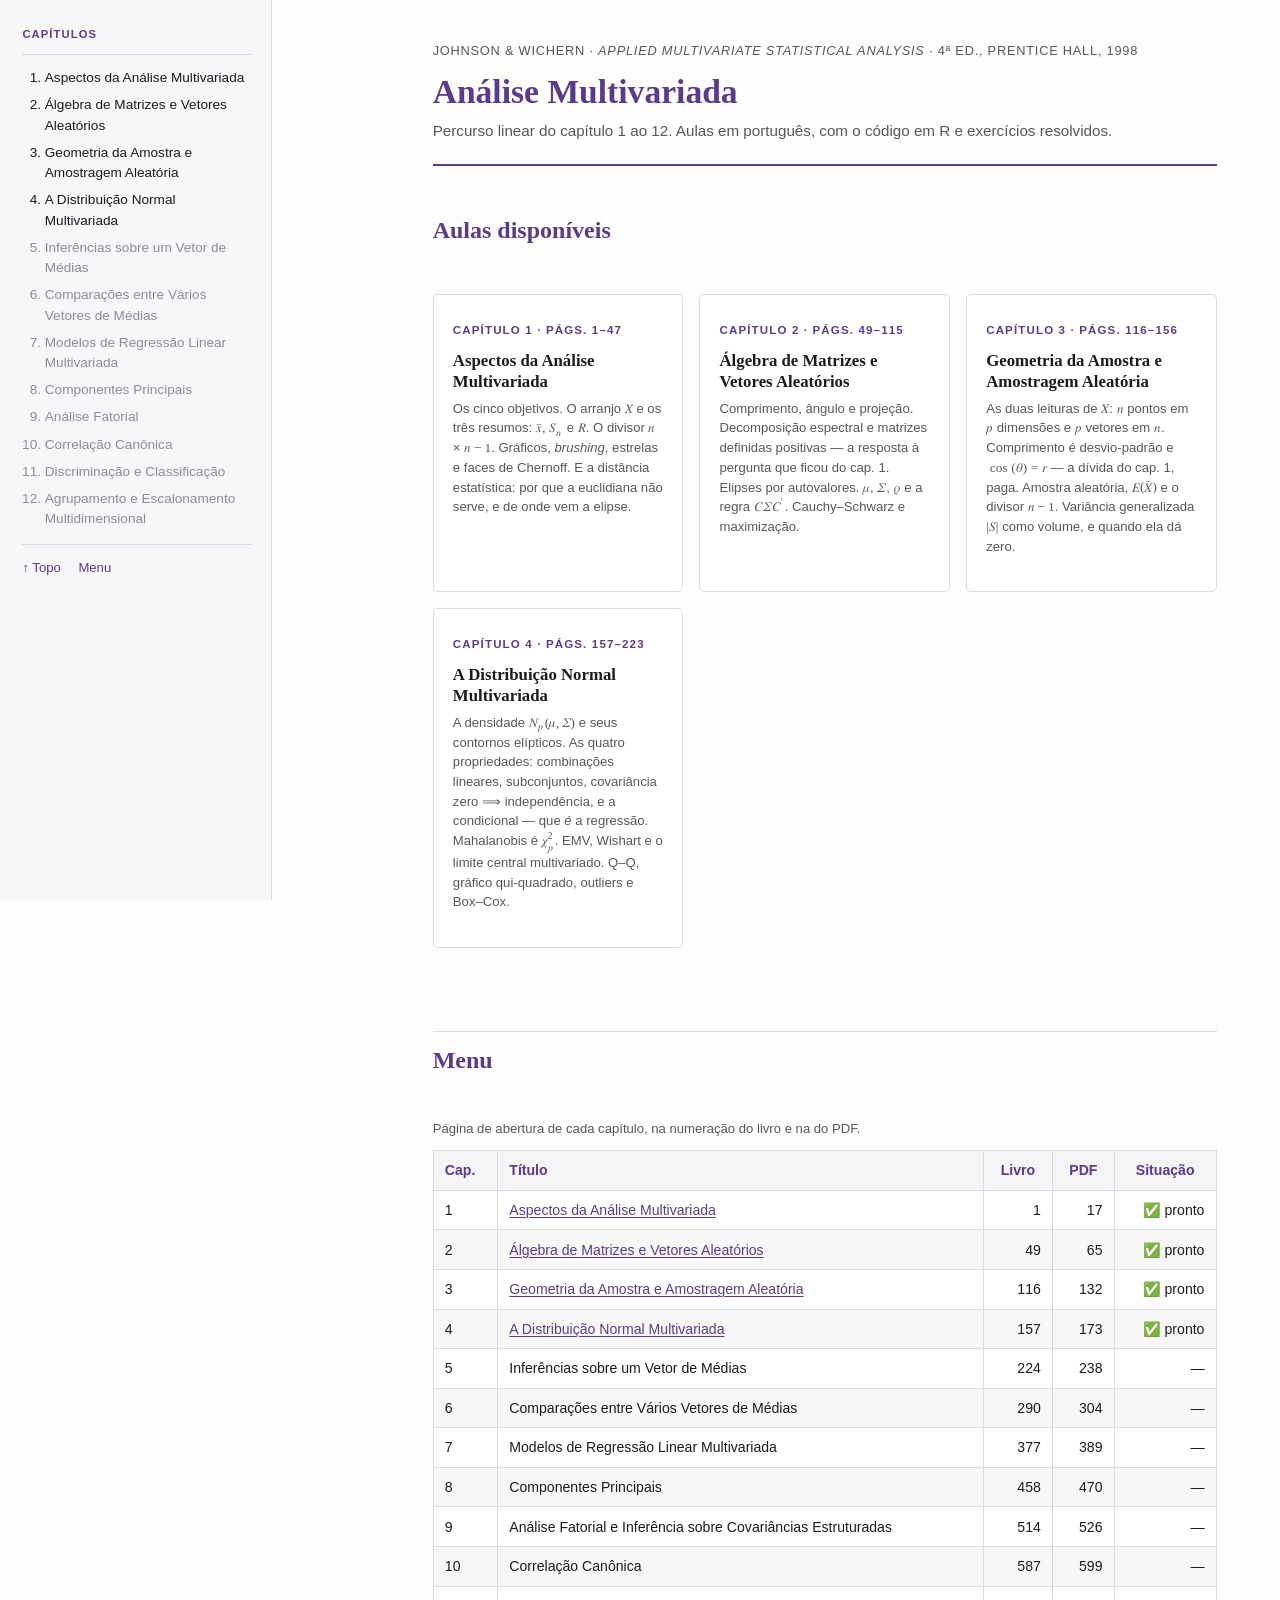
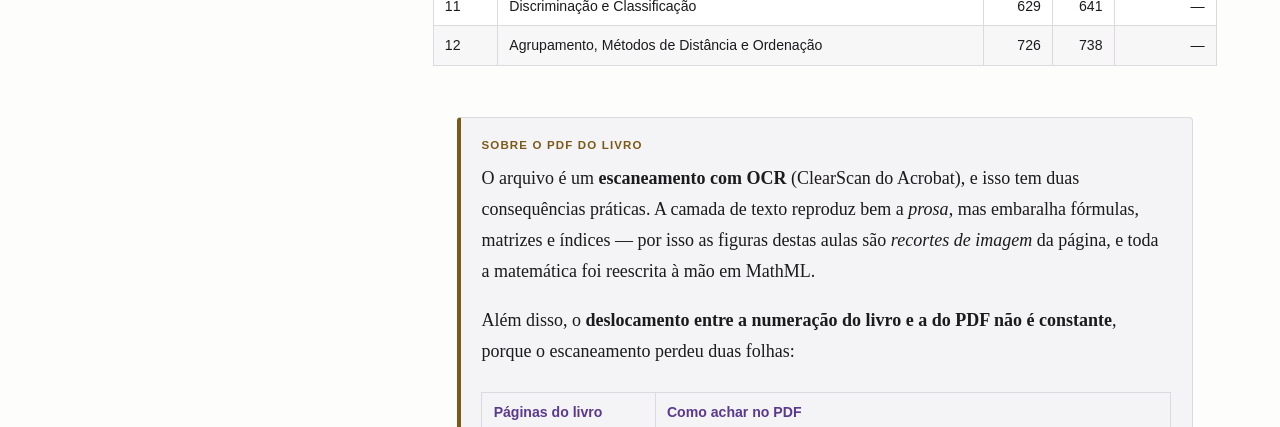
<file: index.html>
<!DOCTYPE html>
<html lang="pt-BR">
<head>
<meta charset="utf-8">
<meta name="viewport" content="width=device-width, initial-scale=1">
<!-- Caderno de estudo pessoal: reproduz figuras de obra protegida
     (Johnson & Wichern, Prentice Hall) para uso próprio. Fora dos buscadores. -->
<meta name="robots" content="noindex, nofollow">
<title>Análise Multivariada — estudo</title>
<!-- O site mora em estudo/. Esta página existe só para que a raiz do
     repositório (e o GitHub Pages, que só serve a partir da raiz ou de
     /docs) caiam no lugar certo. -->
<meta http-equiv="refresh" content="0; url=estudo/index.html">
<link rel="canonical" href="estudo/index.html">
<style>
  body { font-family: Georgia, serif; margin: 4rem auto; max-width: 32rem; padding: 0 1.5rem; }
</style>
</head>
<body>
  <p>Redirecionando para o percurso de estudo…</p>
  <p>Se nada acontecer: <a href="estudo/index.html">estudo/index.html</a></p>
</body>
</html>
</file>
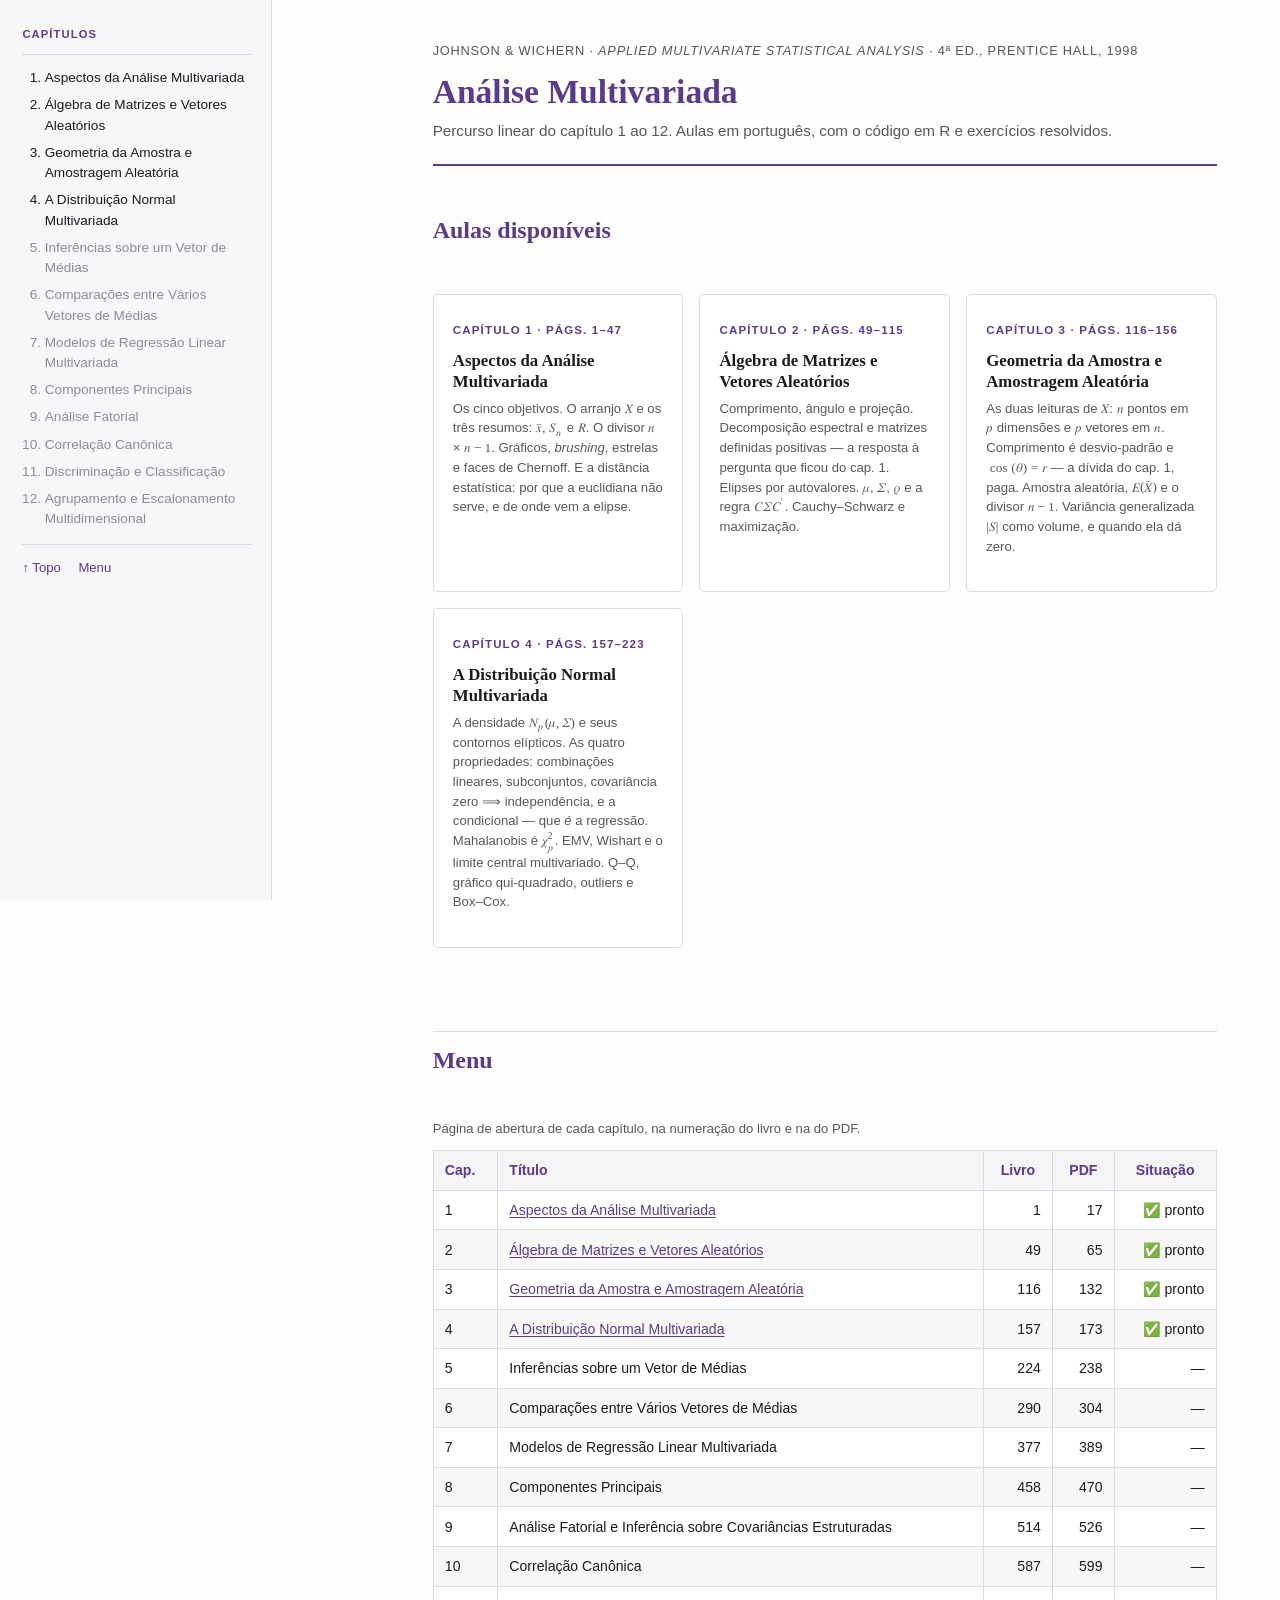
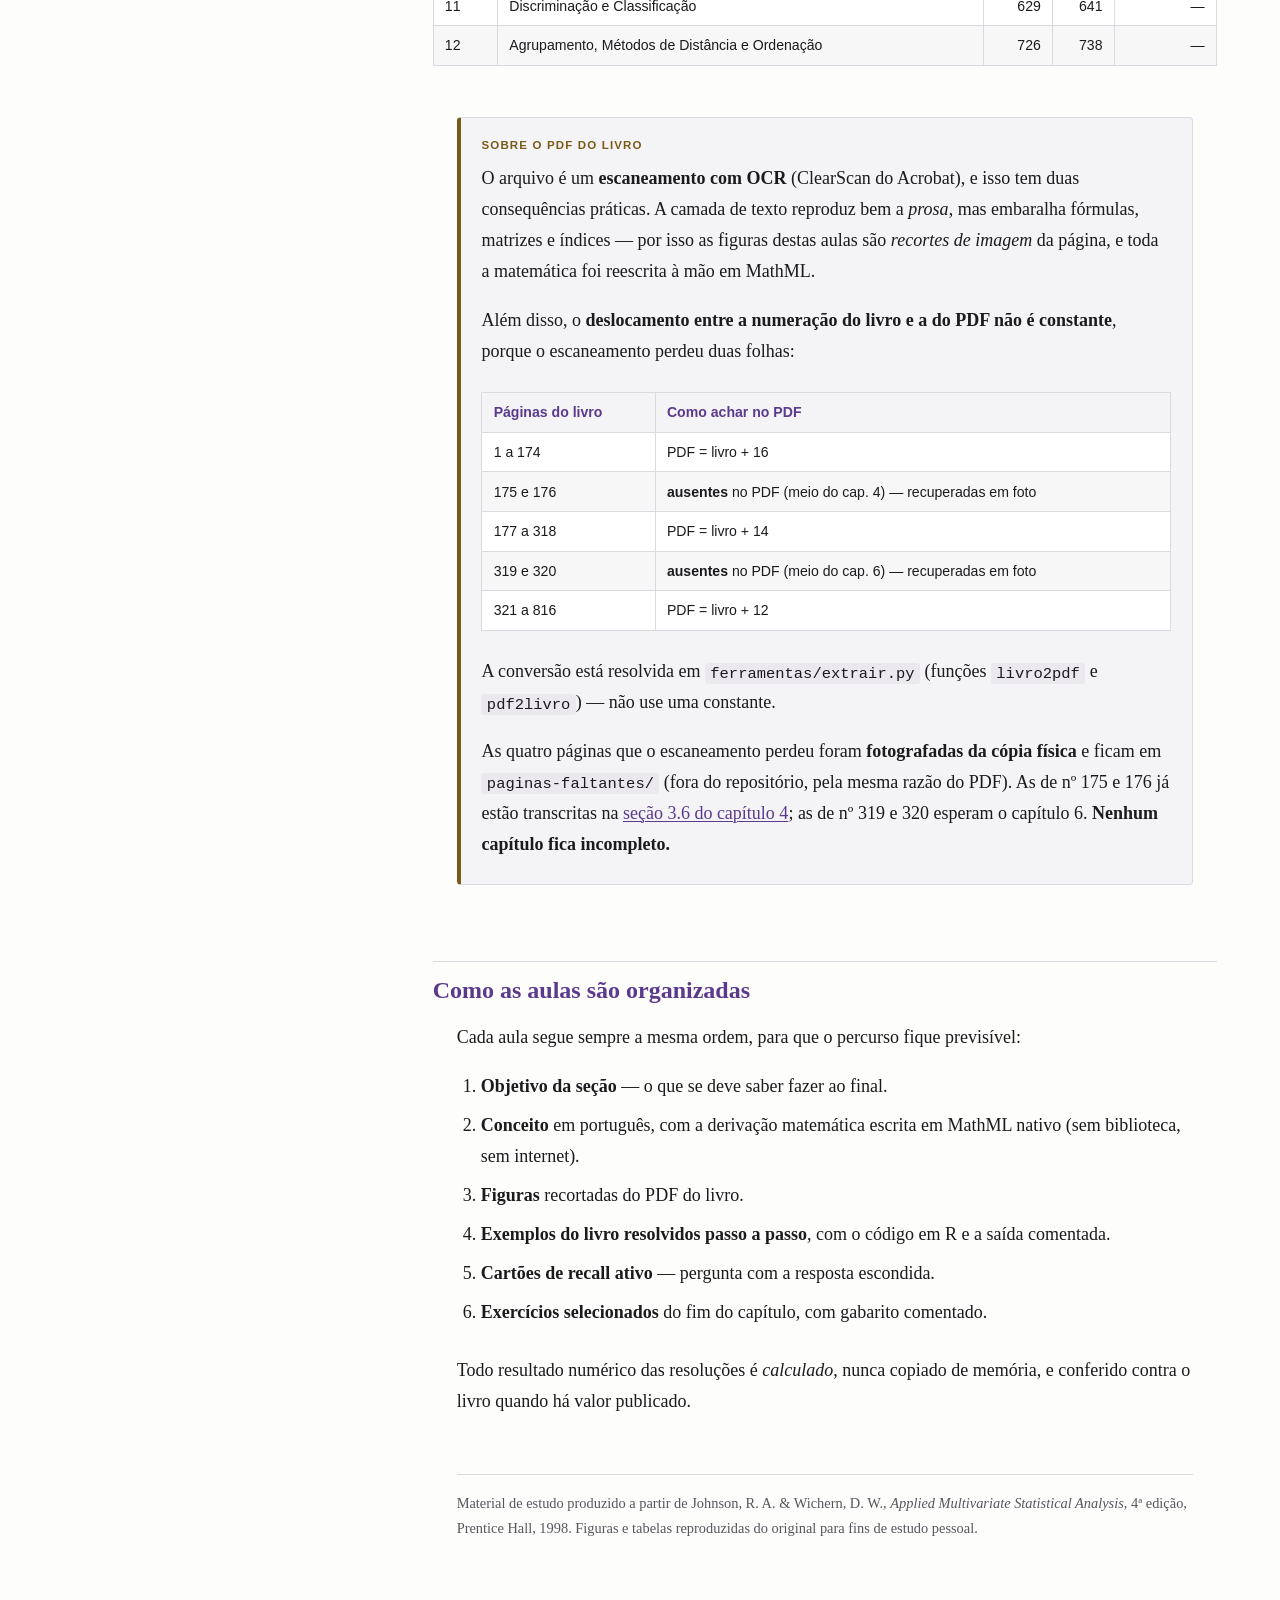
<file: estudo/index.html>
<!DOCTYPE html>
<html lang="pt-BR">
<head>
<meta charset="utf-8">
<meta name="viewport" content="width=device-width, initial-scale=1">
<!-- Caderno de estudo pessoal: reproduz figuras de obra protegida
     (Johnson & Wichern, Prentice Hall) para uso próprio. Fora dos buscadores. -->
<meta name="robots" content="noindex, nofollow">
<title>Análise Multivariada — percurso de estudo</title>
<link rel="stylesheet" href="assets/tema.css?v=1">
<link rel="stylesheet" href="assets/estilo.css?v=1">
</head>
<body>

<details class="menu-lateral" open>
  <summary>Capítulos</summary>
  <nav class="painel">
    <p class="painel-titulo">Capítulos</p>
    <ol>
      <li><a href="cap01/01-00-aspectos-da-analise-multivariada.html">Aspectos da Análise Multivariada</a></li>
      <li><a href="cap02/02-00-algebra-de-matrizes-e-vetores-aleatorios.html">Álgebra de Matrizes e Vetores Aleatórios</a></li>
      <li><a href="cap03/03-00-geometria-da-amostra-e-amostragem-aleatoria.html">Geometria da Amostra e Amostragem Aleatória</a></li>
      <li><a href="cap04/04-00-a-distribuicao-normal-multivariada.html">A Distribuição Normal Multivariada</a></li>
      <li class="adiante">Inferências sobre um Vetor de Médias</li>
      <li class="adiante">Comparações entre Vários Vetores de Médias</li>
      <li class="adiante">Modelos de Regressão Linear Multivariada</li>
      <li class="adiante">Componentes Principais</li>
      <li class="adiante">Análise Fatorial</li>
      <li class="adiante">Correlação Canônica</li>
      <li class="adiante">Discriminação e Classificação</li>
      <li class="adiante">Agrupamento e Escalonamento Multidimensional</li>
    </ol>
    <p class="extras">
      <a href="#topo">↑ Topo</a>
      <a href="#menu">Menu</a>
    </p>
  </nav>
</details>

<div class="pagina" id="topo">

<header class="topo">
  <p class="migalha">Johnson &amp; Wichern · <em>Applied Multivariate Statistical Analysis</em> · 4ª ed., Prentice Hall, 1998</p>
  <h1>Análise Multivariada</h1>
  <p class="subtitulo">Percurso linear do capítulo 1 ao 12. Aulas em português, com o código em R e exercícios resolvidos.</p>
</header>


<h2>Aulas disponíveis</h2>

<div class="cartoes">

  <a class="cartao" href="cap01/01-00-aspectos-da-analise-multivariada.html">
    <span class="cap">Capítulo 1 · págs. 1–47</span>
    <p class="tit">Aspectos da Análise Multivariada</p>
    <p class="desc">Os cinco objetivos. O arranjo <math><mi>X</mi></math> e os três resumos: <math><mover><mi>x</mi><mo>¯</mo></mover></math>, <math><msub><mi>S</mi><mi>n</mi></msub></math> e <math><mi>R</mi></math>. O divisor <math><mi>n</mi></math> × <math><mi>n</mi><mo>−</mo><mn>1</mn></math>. Gráficos, <em class="en">brushing</em>, estrelas e faces de Chernoff. E a distância estatística: por que a euclidiana não serve, e de onde vem a elipse.</p>
  </a>

  <a class="cartao" href="cap02/02-00-algebra-de-matrizes-e-vetores-aleatorios.html">
    <span class="cap">Capítulo 2 · págs. 49–115</span>
    <p class="tit">Álgebra de Matrizes e Vetores Aleatórios</p>
    <p class="desc">Comprimento, ângulo e projeção. Decomposição espectral e matrizes definidas positivas — a resposta à pergunta que ficou do cap. 1. Elipses por autovalores. <math><mi mathvariant="bold">μ</mi></math>, <math><mi mathvariant="bold">Σ</mi></math>, <math><mi mathvariant="bold">ρ</mi></math> e a regra <math><mi>C</mi><mi mathvariant="bold">Σ</mi><msup><mi>C</mi><mo>′</mo></msup></math>. Cauchy–Schwarz e maximização.</p>
  </a>

  <a class="cartao" href="cap03/03-00-geometria-da-amostra-e-amostragem-aleatoria.html">
    <span class="cap">Capítulo 3 · págs. 116–156</span>
    <p class="tit">Geometria da Amostra e Amostragem Aleatória</p>
    <p class="desc">As duas leituras de <math><mi>X</mi></math>: <math><mi>n</mi></math> pontos em <math><mi>p</mi></math> dimensões e <math><mi>p</mi></math> vetores em <math><mi>n</mi></math>. Comprimento é desvio-padrão e <math><mo>cos</mo><mo>(</mo><mi>θ</mi><mo>)</mo><mo>=</mo><mi>r</mi></math> — a dívida do cap. 1, paga. Amostra aleatória, <math><mi>E</mi><mo>(</mo><mover><mi mathvariant="bold">X</mi><mo>¯</mo></mover><mo>)</mo></math> e o divisor <math><mi>n</mi><mo>−</mo><mn>1</mn></math>. Variância generalizada <math><mo>|</mo><mi>S</mi><mo>|</mo></math> como volume, e quando ela dá zero.</p>
  </a>

  <a class="cartao" href="cap04/04-00-a-distribuicao-normal-multivariada.html">
    <span class="cap">Capítulo 4 · págs. 157–223</span>
    <p class="tit">A Distribuição Normal Multivariada</p>
    <p class="desc">A densidade <math><msub><mi>N</mi><mi>p</mi></msub><mo>(</mo><mi mathvariant="bold">μ</mi><mo>,</mo><mi mathvariant="bold">Σ</mi><mo>)</mo></math> e seus contornos elípticos. As quatro propriedades: combinações lineares, subconjuntos, covariância zero ⟹ independência, e a condicional — que <em>é</em> a regressão. Mahalanobis é <math><msubsup><mi>χ</mi><mi>p</mi><mn>2</mn></msubsup></math>. EMV, Wishart e o limite central multivariado. Q–Q, gráfico qui-quadrado, outliers e Box–Cox.</p>
  </a>

</div>

<h2 id="menu">Menu</h2>

<div class="rolagem">
<table>
  <caption>Página de abertura de cada capítulo, na numeração do livro e na do PDF.</caption>
  <thead>
    <tr><th>Cap.</th><th class="txt">Título</th><th>Livro</th><th>PDF</th><th>Situação</th></tr>
  </thead>
  <tbody>
    <tr><td>1</td><td class="txt"><a href="cap01/01-00-aspectos-da-analise-multivariada.html">Aspectos da Análise Multivariada</a></td><td>1</td><td>17</td><td>✅ pronto</td></tr>
    <tr><td>2</td><td class="txt"><a href="cap02/02-00-algebra-de-matrizes-e-vetores-aleatorios.html">Álgebra de Matrizes e Vetores Aleatórios</a></td><td>49</td><td>65</td><td>✅ pronto</td></tr>
    <tr><td>3</td><td class="txt"><a href="cap03/03-00-geometria-da-amostra-e-amostragem-aleatoria.html">Geometria da Amostra e Amostragem Aleatória</a></td><td>116</td><td>132</td><td>✅ pronto</td></tr>
    <tr><td>4</td><td class="txt"><a href="cap04/04-00-a-distribuicao-normal-multivariada.html">A Distribuição Normal Multivariada</a></td><td>157</td><td>173</td><td>✅ pronto</td></tr>
    <tr><td>5</td><td class="txt">Inferências sobre um Vetor de Médias</td><td>224</td><td>238</td><td>—</td></tr>
    <tr><td>6</td><td class="txt">Comparações entre Vários Vetores de Médias</td><td>290</td><td>304</td><td>—</td></tr>
    <tr><td>7</td><td class="txt">Modelos de Regressão Linear Multivariada</td><td>377</td><td>389</td><td>—</td></tr>
    <tr><td>8</td><td class="txt">Componentes Principais</td><td>458</td><td>470</td><td>—</td></tr>
    <tr><td>9</td><td class="txt">Análise Fatorial e Inferência sobre Covariâncias Estruturadas</td><td>514</td><td>526</td><td>—</td></tr>
    <tr><td>10</td><td class="txt">Correlação Canônica</td><td>587</td><td>599</td><td>—</td></tr>
    <tr><td>11</td><td class="txt">Discriminação e Classificação</td><td>629</td><td>641</td><td>—</td></tr>
    <tr><td>12</td><td class="txt">Agrupamento, Métodos de Distância e Ordenação</td><td>726</td><td>738</td><td>—</td></tr>
  </tbody>
</table>
</div>

<div class="caixa aviso">
  <span class="rotulo">Sobre o PDF do livro</span>
  <p>O arquivo é um <strong>escaneamento com OCR</strong> (ClearScan do Acrobat), e isso tem duas consequências práticas. A camada de texto reproduz bem a <em>prosa</em>, mas embaralha fórmulas, matrizes e índices — por isso as figuras destas aulas são <em>recortes de imagem</em> da página, e toda a matemática foi reescrita à mão em MathML.</p>
  <p>Além disso, o <strong>deslocamento entre a numeração do livro e a do PDF não é constante</strong>, porque o escaneamento perdeu duas folhas:</p>
  <div class="rolagem">
  <table>
    <thead><tr><th class="txt">Páginas do livro</th><th class="txt">Como achar no PDF</th></tr></thead>
    <tbody>
      <tr><td class="txt">1 a 174</td><td class="txt">PDF = livro + 16</td></tr>
      <tr><td class="txt">175 e 176</td><td class="txt"><strong>ausentes</strong> no PDF (meio do cap. 4) — recuperadas em foto</td></tr>
      <tr><td class="txt">177 a 318</td><td class="txt">PDF = livro + 14</td></tr>
      <tr><td class="txt">319 e 320</td><td class="txt"><strong>ausentes</strong> no PDF (meio do cap. 6) — recuperadas em foto</td></tr>
      <tr><td class="txt">321 a 816</td><td class="txt">PDF = livro + 12</td></tr>
    </tbody>
  </table>
  </div>
  <p>A conversão está resolvida em <code>ferramentas/extrair.py</code> (funções <code>livro2pdf</code> e <code>pdf2livro</code>) — não use uma constante.</p>
  <p>As quatro páginas que o escaneamento perdeu foram <strong>fotografadas da cópia física</strong> e ficam em <code>paginas-faltantes/</code> (fora do repositório, pela mesma razão do PDF). As de nº 175 e 176 já estão transcritas na <a href="cap04/04-00-a-distribuicao-normal-multivariada.html#s3-6">seção 3.6 do capítulo 4</a>; as de nº 319 e 320 esperam o capítulo 6. <strong>Nenhum capítulo fica incompleto.</strong></p>
</div>

<h2>Como as aulas são organizadas</h2>

<p>Cada aula segue sempre a mesma ordem, para que o percurso fique previsível:</p>

<ol>
  <li><strong>Objetivo da seção</strong> — o que se deve saber fazer ao final.</li>
  <li><strong>Conceito</strong> em português, com a derivação matemática escrita em MathML nativo (sem biblioteca, sem internet).</li>
  <li><strong>Figuras</strong> recortadas do PDF do livro.</li>
  <li><strong>Exemplos do livro resolvidos passo a passo</strong>, com o código em R e a saída comentada.</li>
  <li><strong>Cartões de recall ativo</strong> — pergunta com a resposta escondida.</li>
  <li><strong>Exercícios selecionados</strong> do fim do capítulo, com gabarito comentado.</li>
</ol>

<p>Todo resultado numérico das resoluções é <em>calculado</em>, nunca copiado de memória, e conferido contra o livro quando há valor publicado.</p>


<div class="nota">
  <p>Material de estudo produzido a partir de Johnson, R. A. &amp; Wichern, D. W., <em>Applied Multivariate Statistical Analysis</em>, 4ª edição, Prentice Hall, 1998. Figuras e tabelas reproduzidas do original para fins de estudo pessoal.</p>
</div>

</div>
<script>
/* Em tela larga a barra lateral fica sempre aberta (o CSS esconde o
   alternador). Abaixo de 62rem ela vira aba: aí começa fechada e fecha
   sozinha ao escolher um link. Nada aqui depende de rede ou biblioteca —
   sem JavaScript a barra apenas fica sempre aberta, que é o estado bom. */
(function () {
  var menu = document.querySelector(".menu-lateral");
  if (!menu) return;

  /* Seções com subtópicos: clicar no título abre a lista e segue o link.
     Só ABRE — para fechar, clique na setinha. É preciso fazer à mão porque
     o navegador dá prioridade ao <a> e não alterna o <details> sozinho.
     Sem JavaScript a setinha continua abrindo e fechando normalmente. */
  menu.querySelectorAll("details.sub > summary > a").forEach(function (a) {
    a.addEventListener("click", function () {
      var d = a.closest("details.sub");
      if (d) d.open = true;
    });
  });

  if (!window.matchMedia) return;
  var estreito = window.matchMedia("(max-width: 62rem)");
  function ajustar() { menu.open = !estreito.matches; }
  ajustar();
  estreito.addEventListener("change", ajustar);
  menu.querySelectorAll(".painel a").forEach(function (a) {
    a.addEventListener("click", function () {
      if (estreito.matches) menu.open = false;
    });
  });
})();
</script>
</body>
</html>
</file>
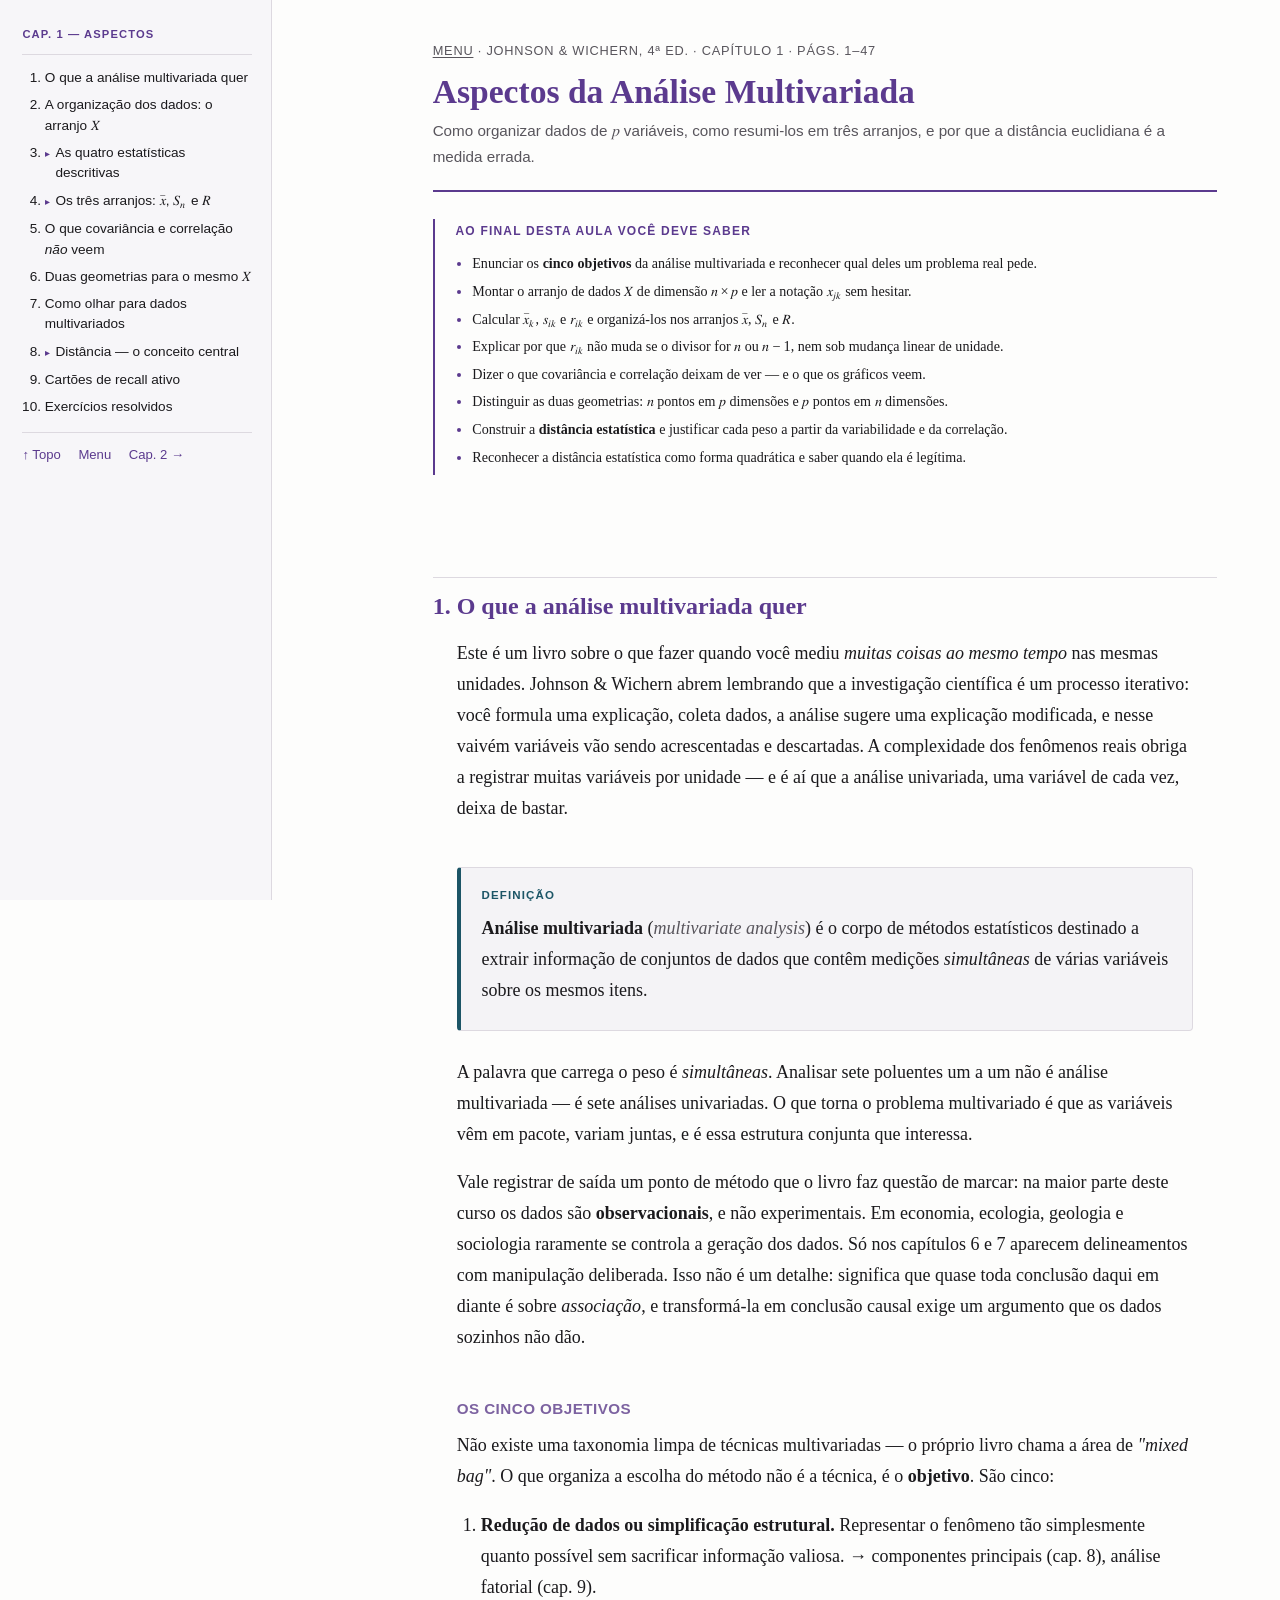
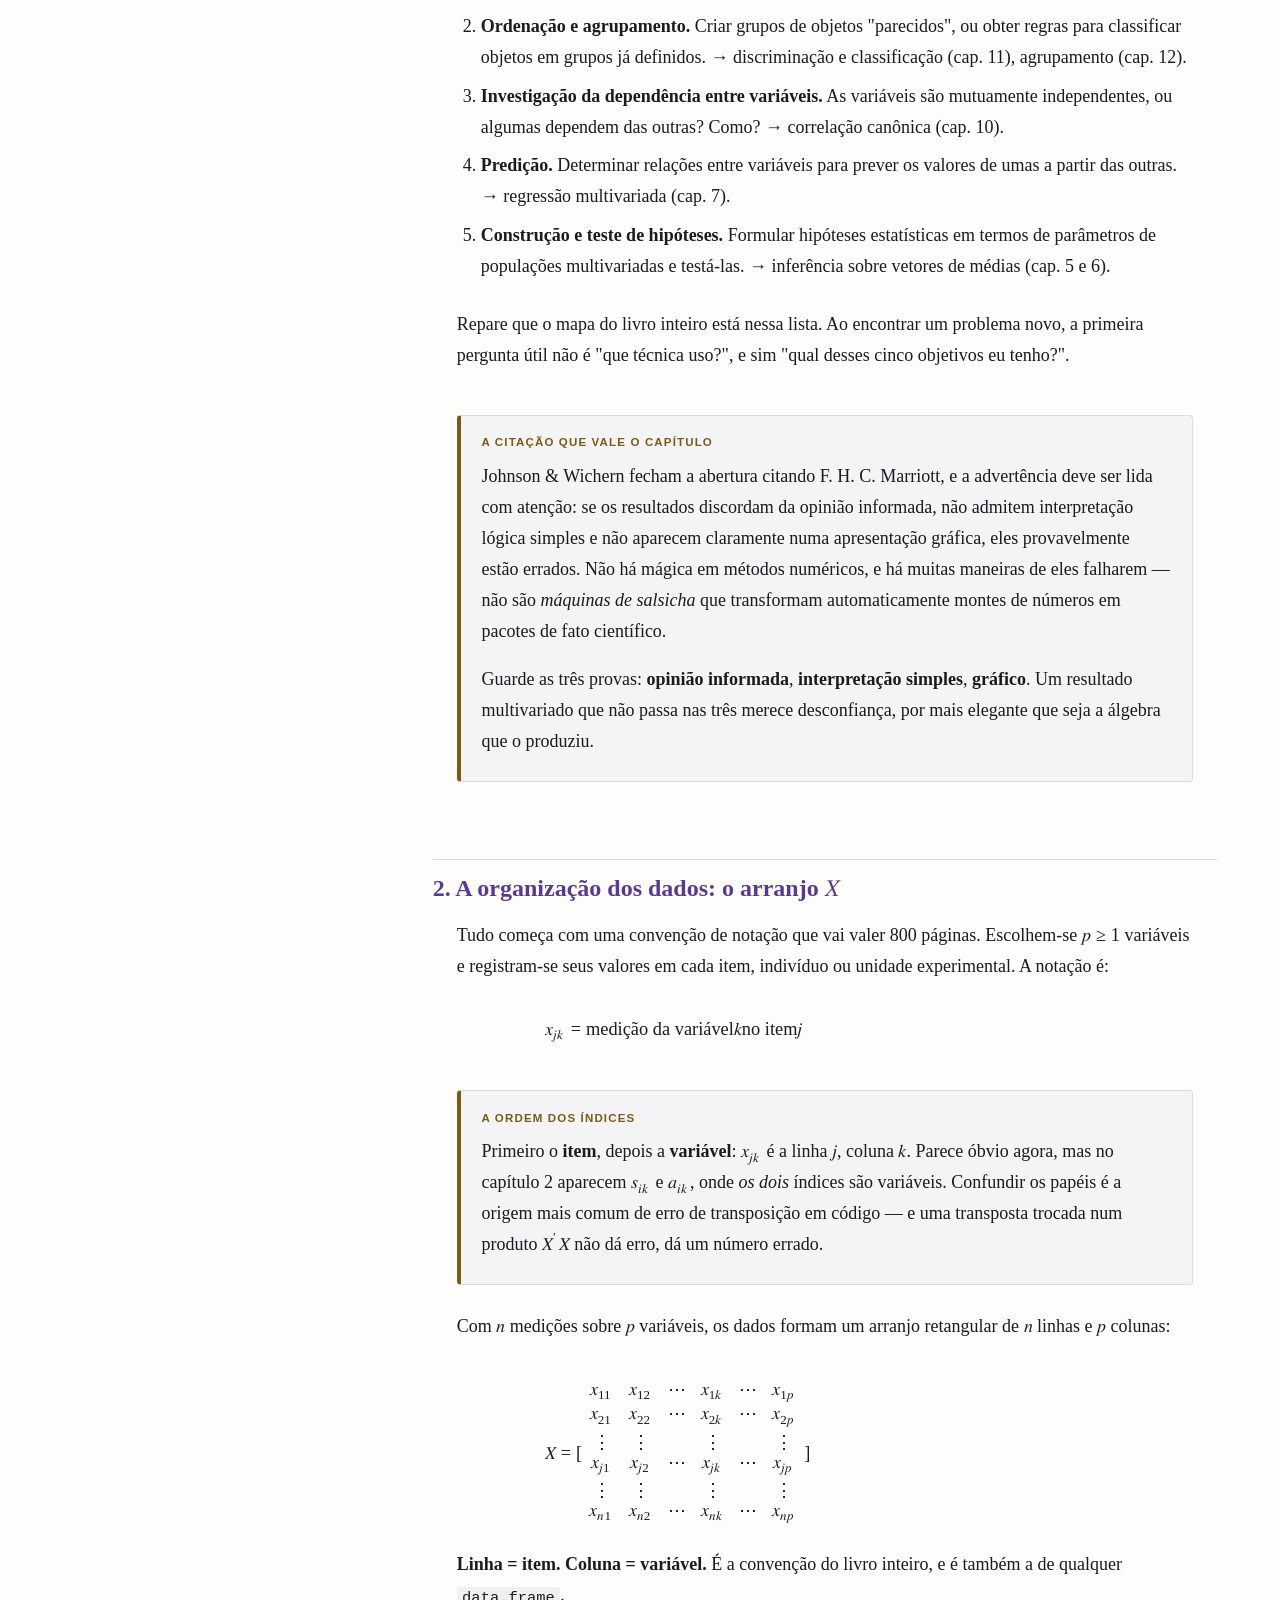
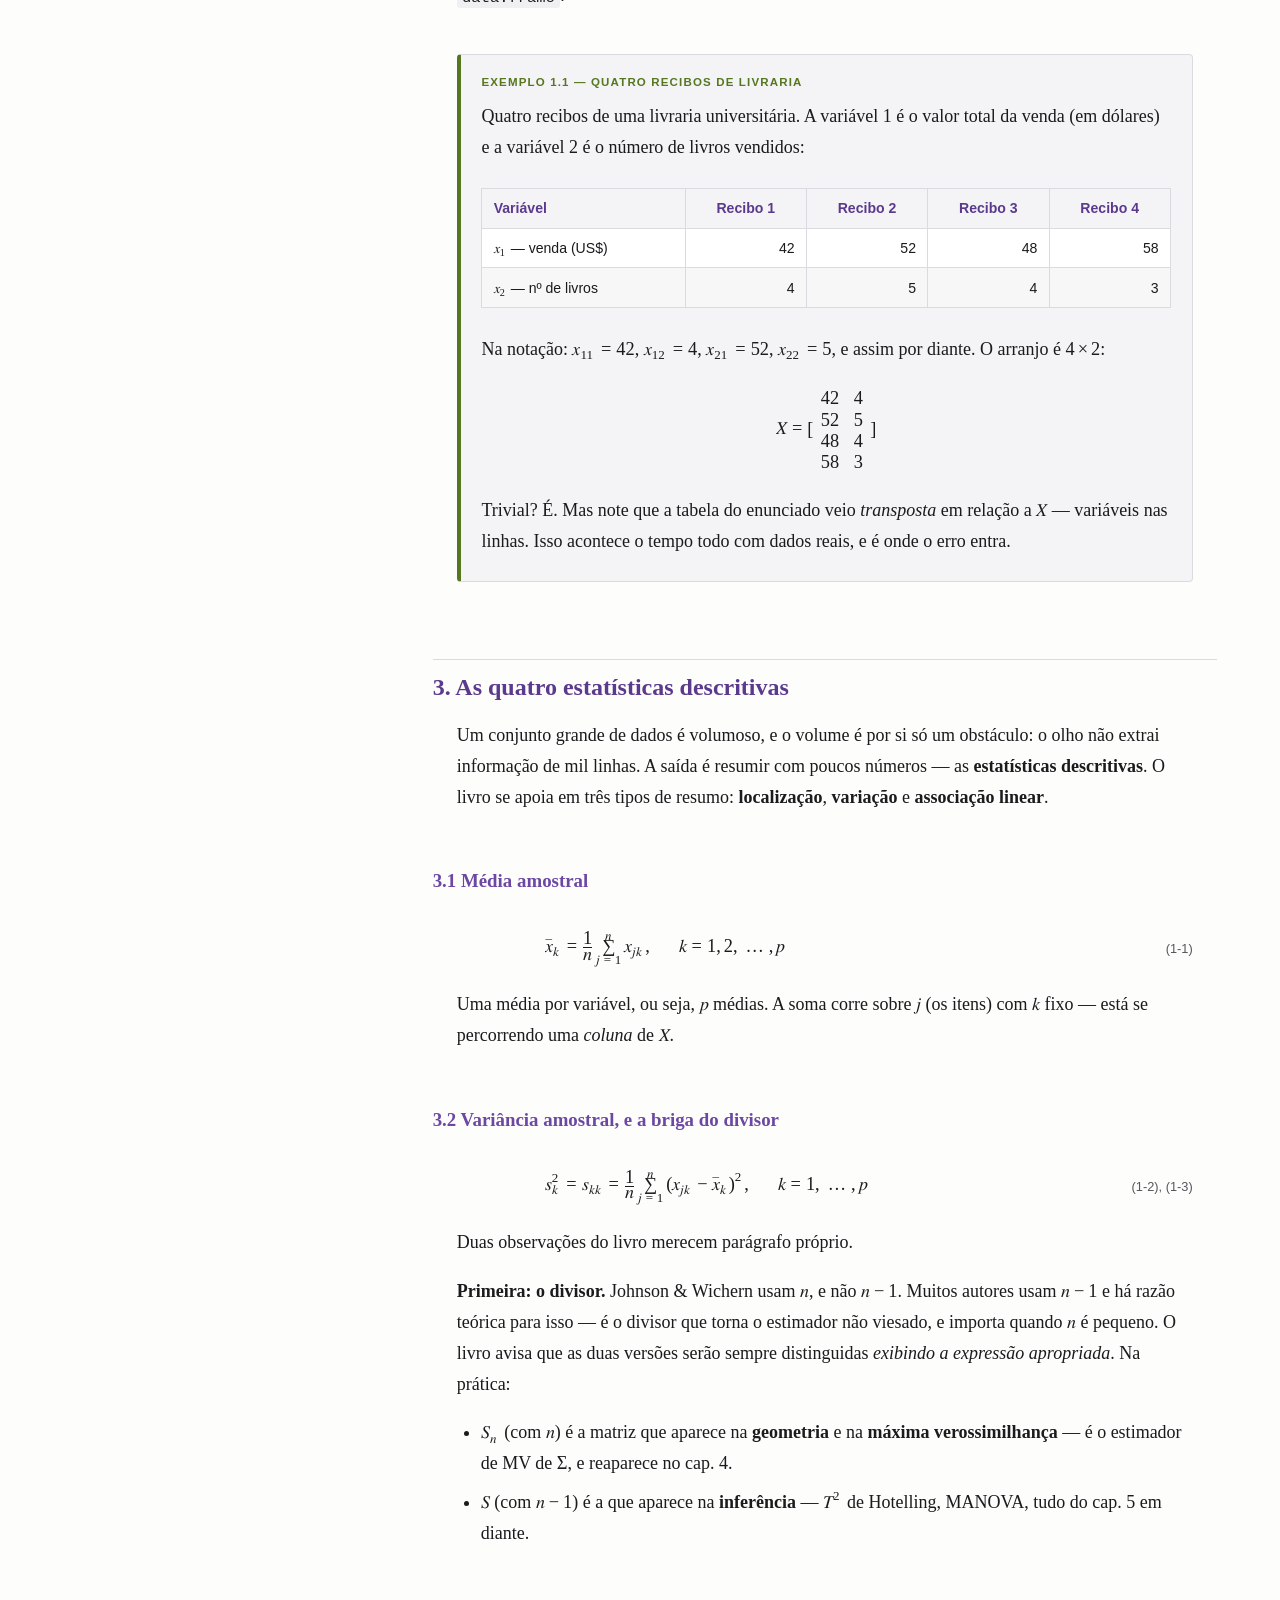
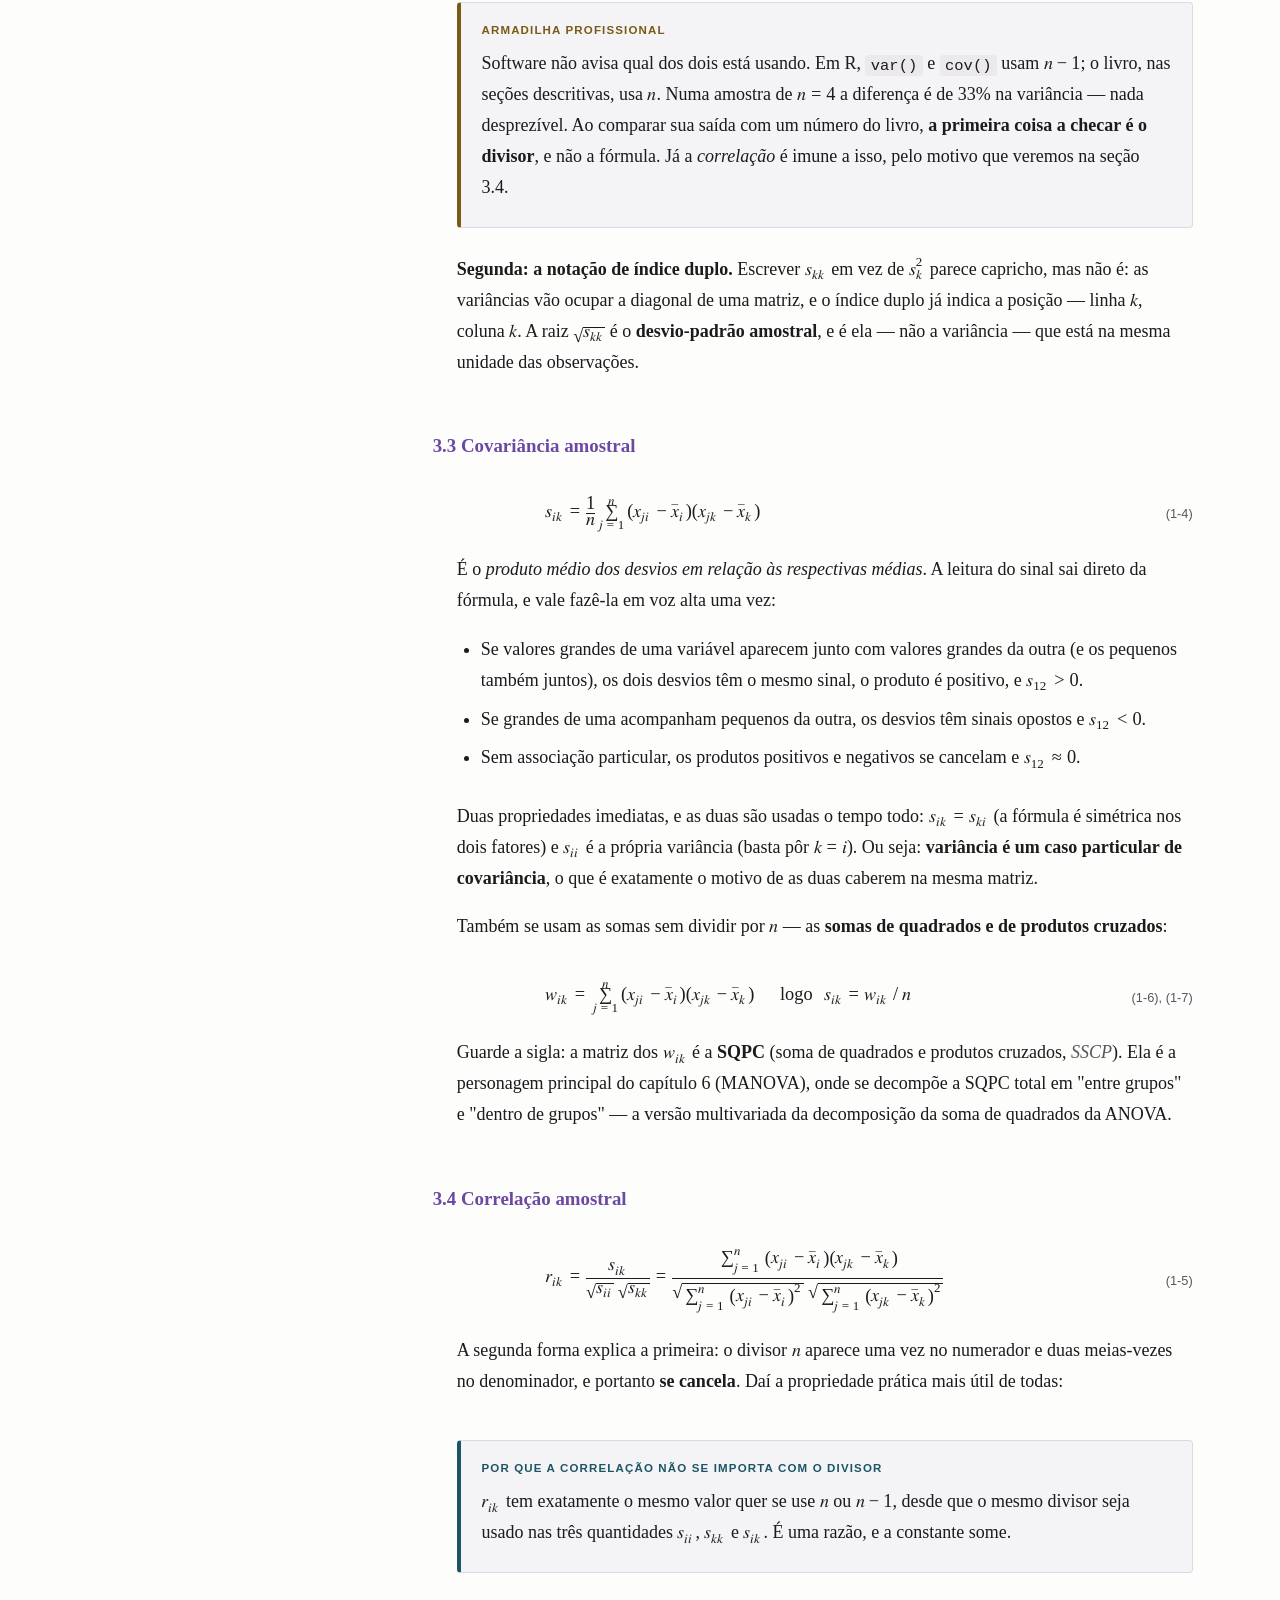
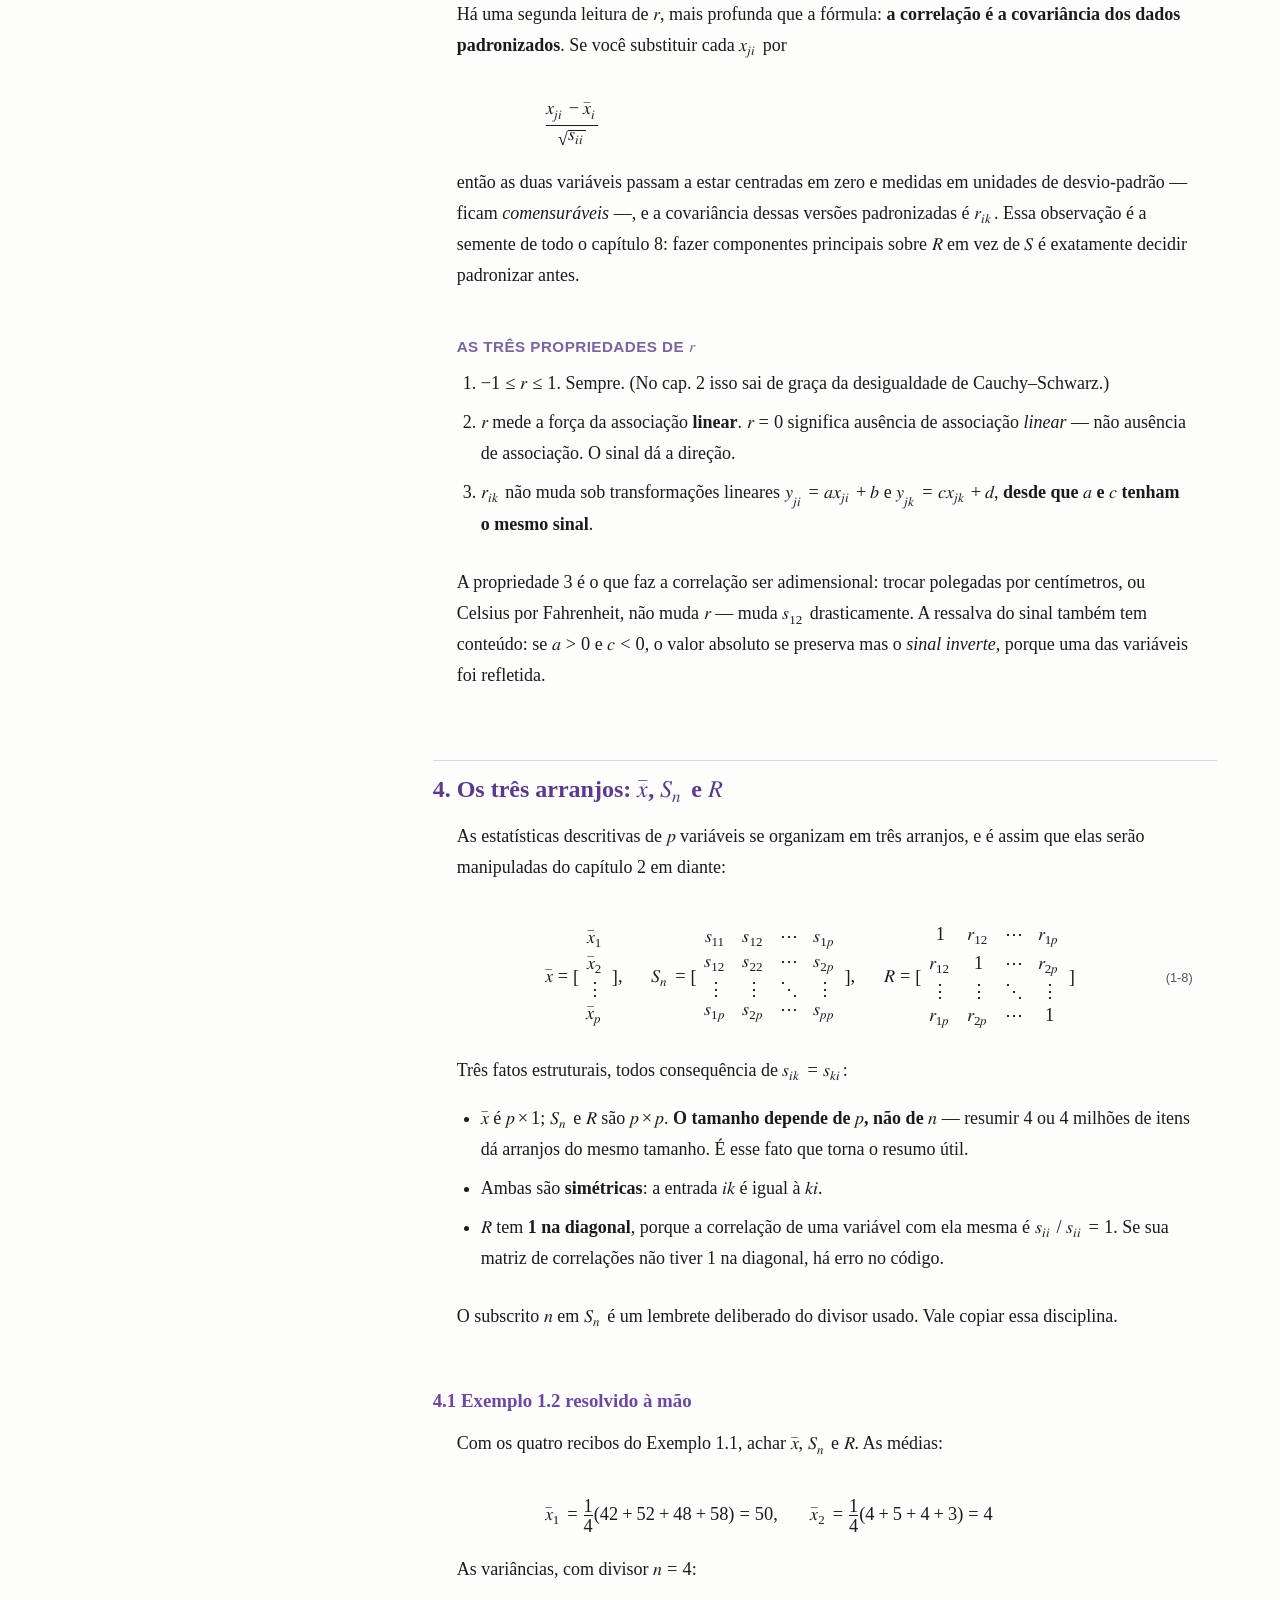
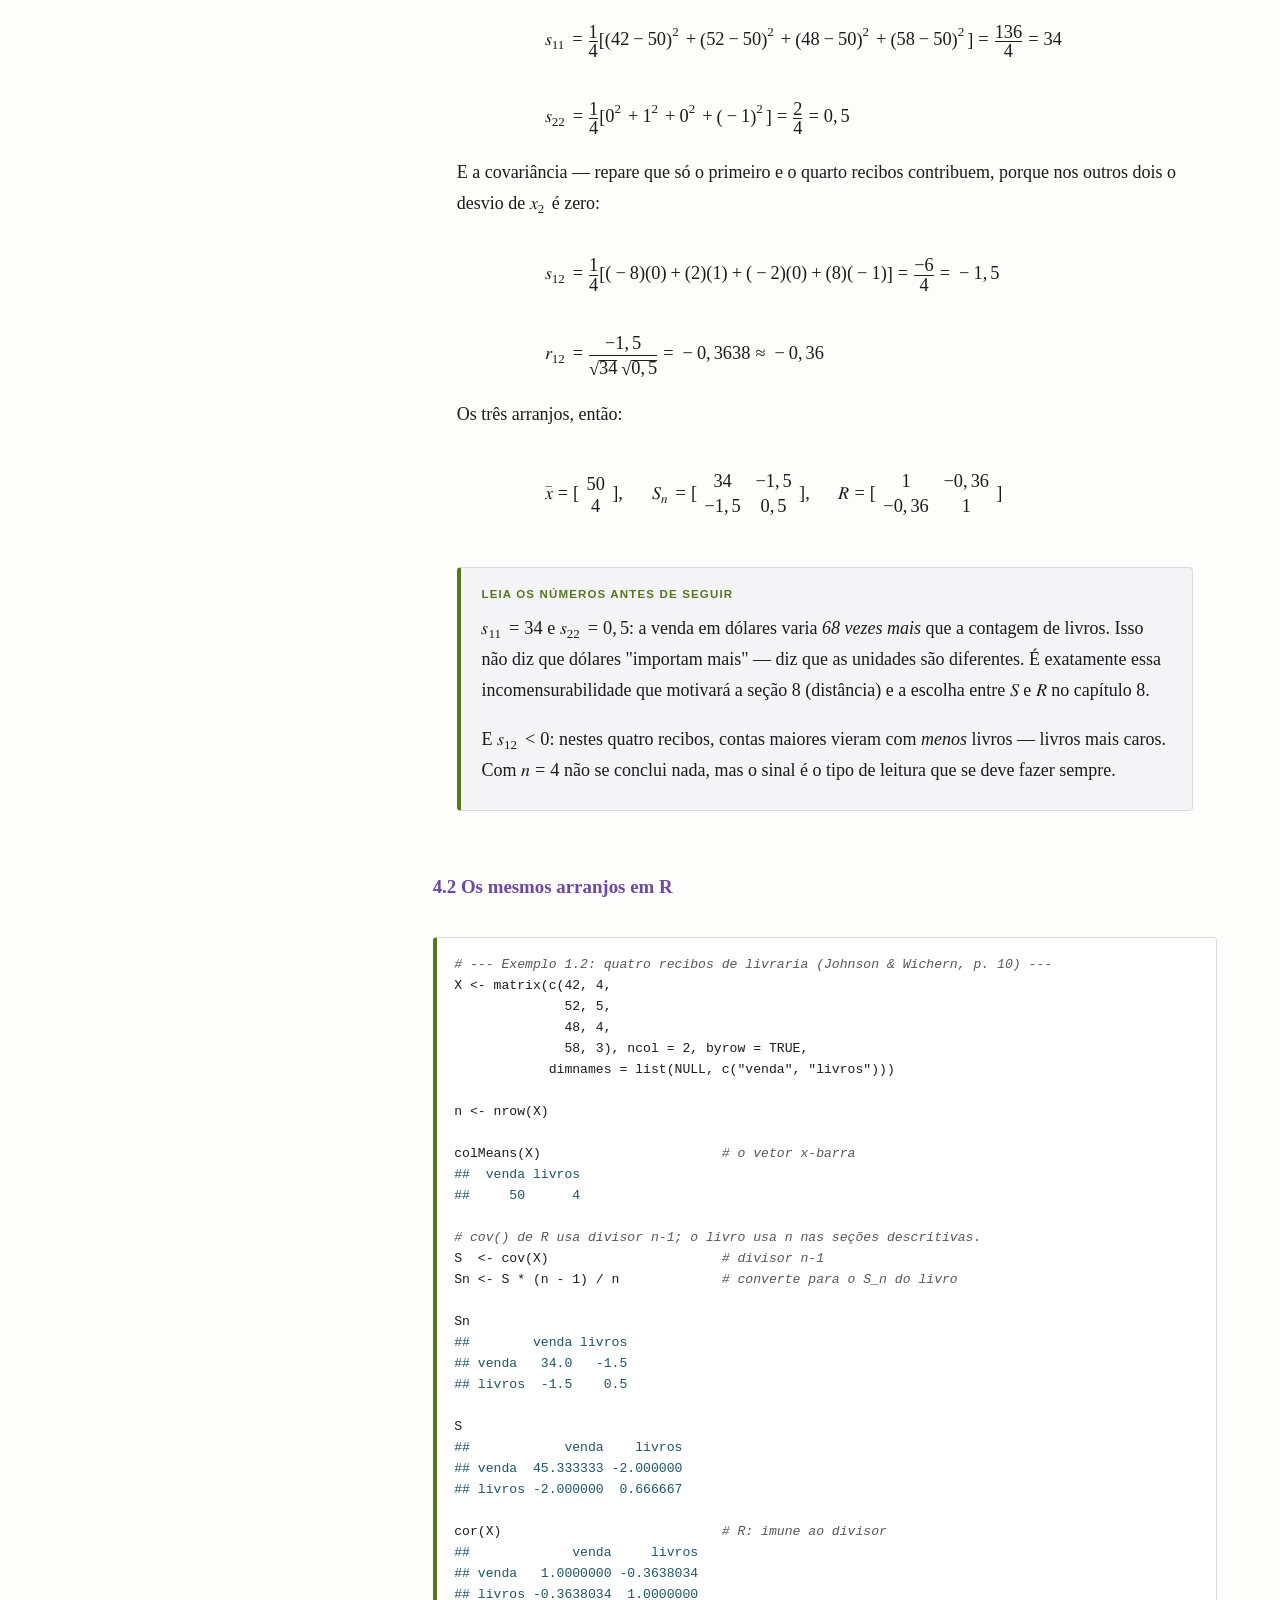
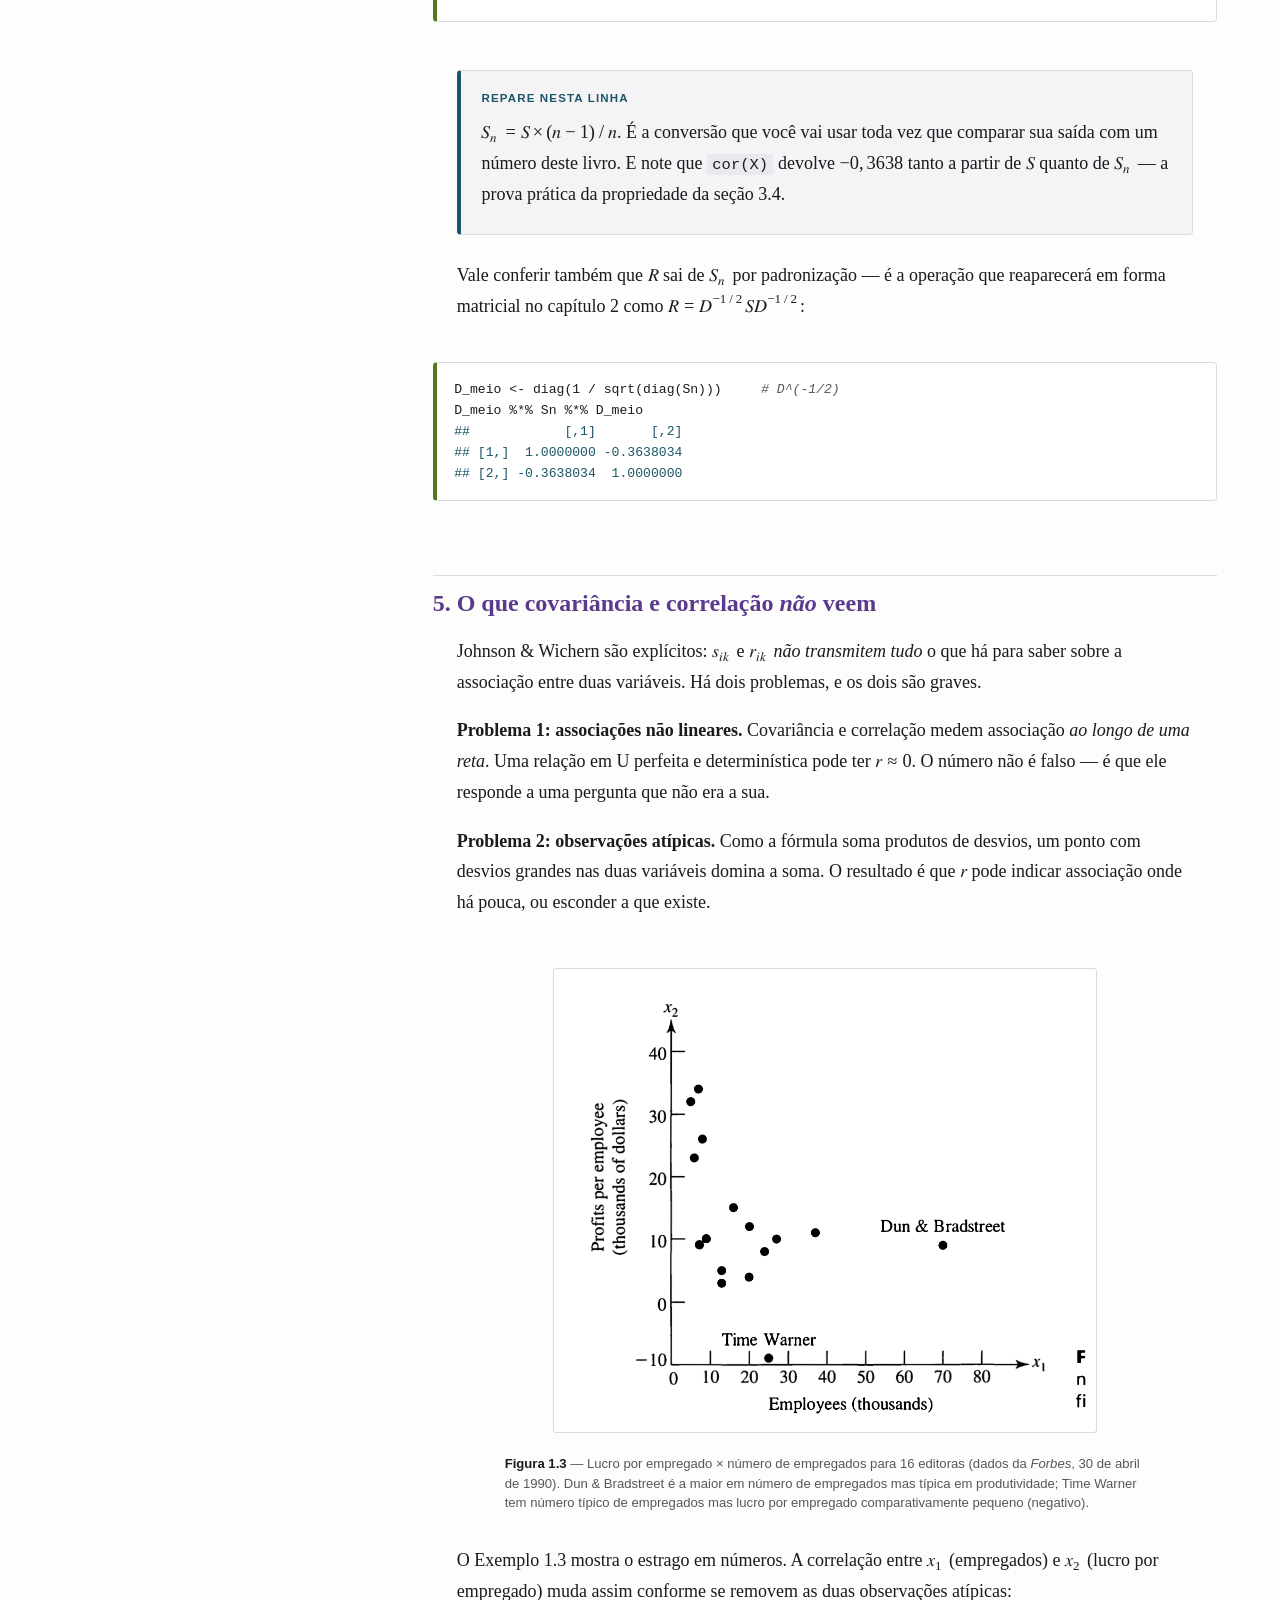
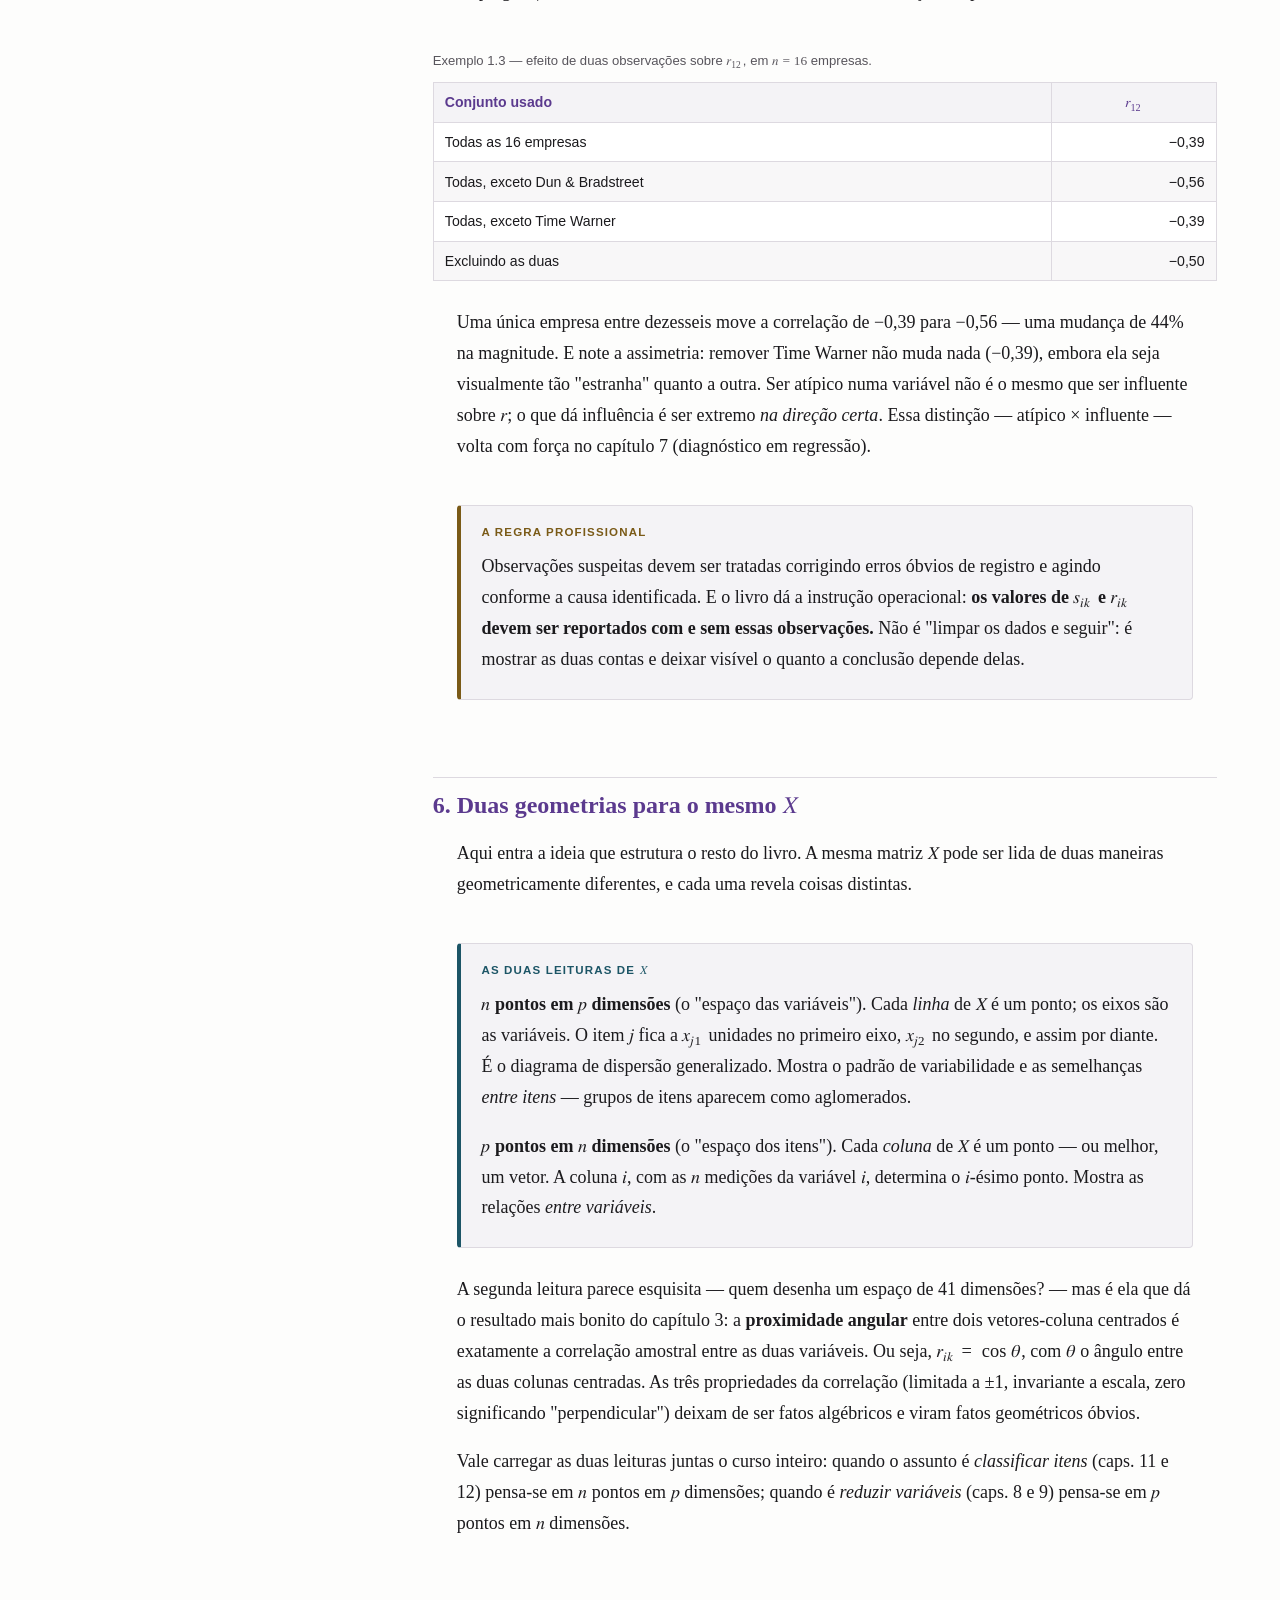
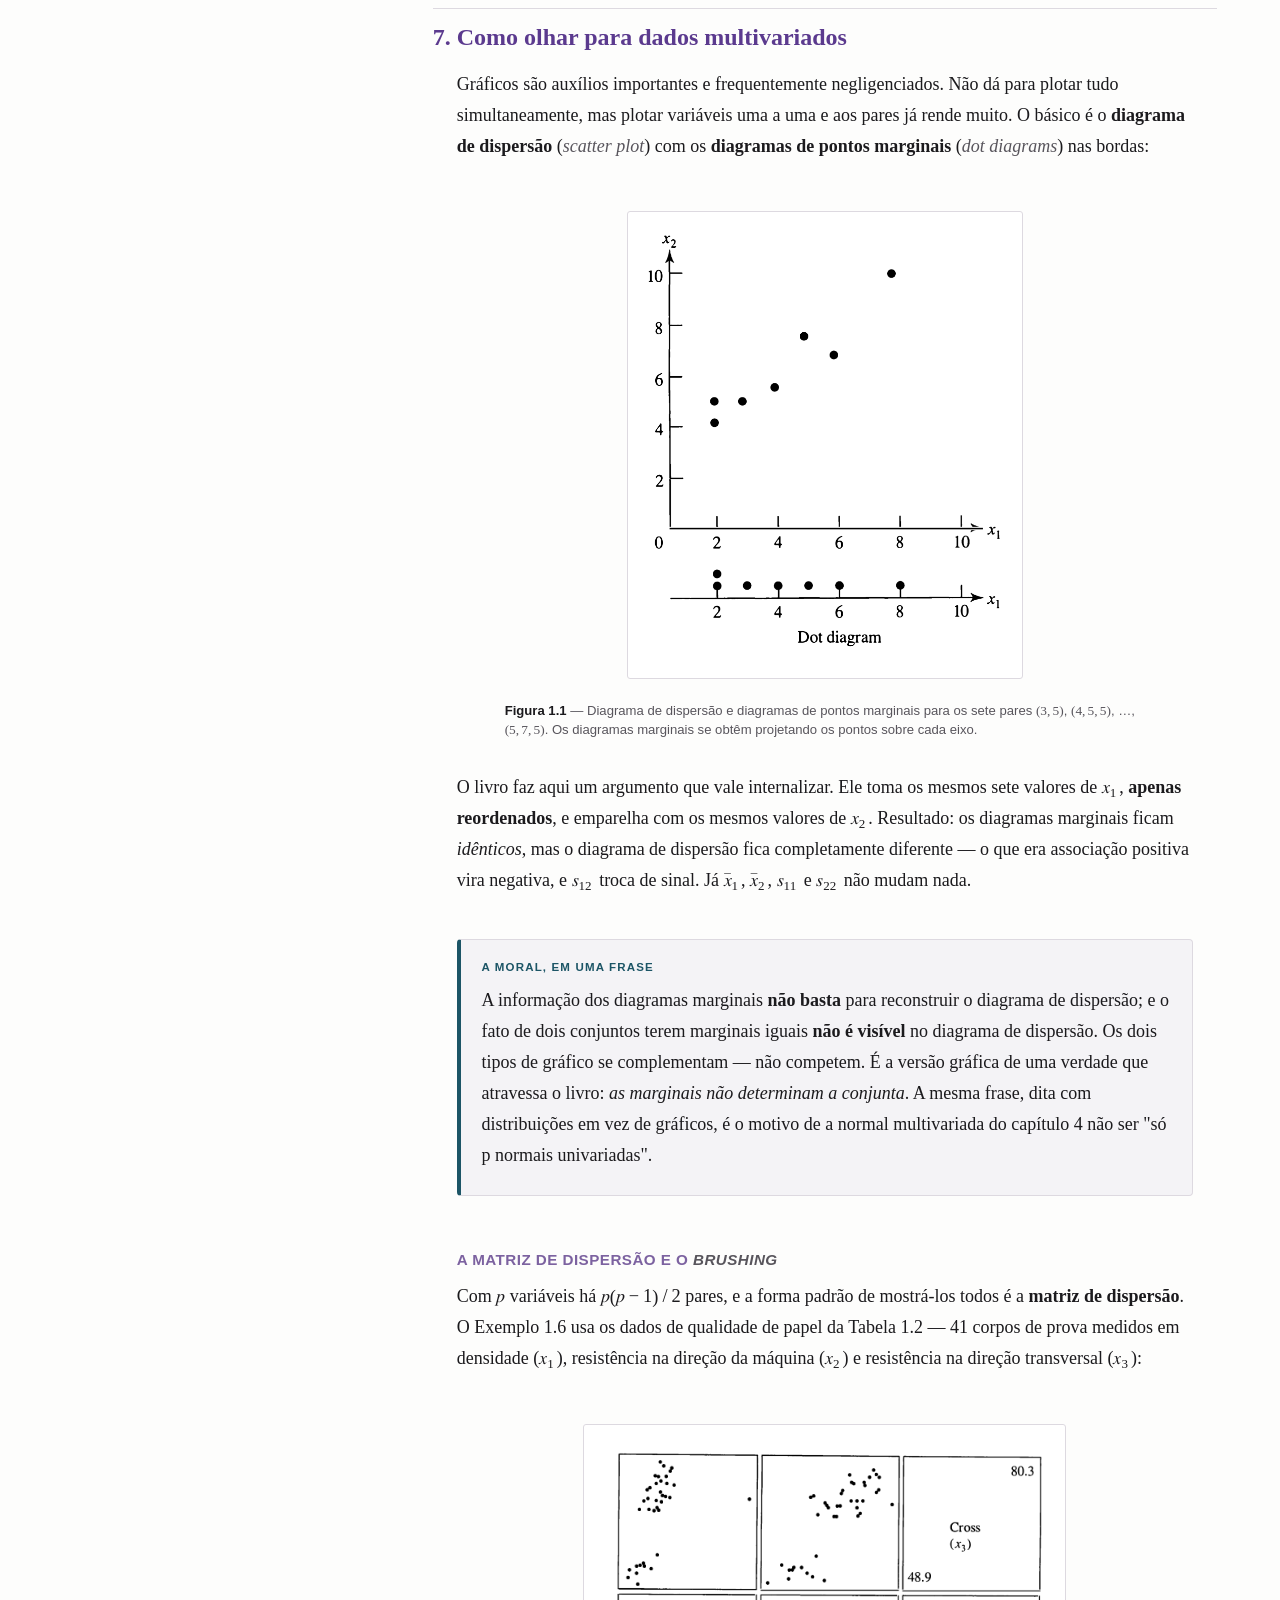
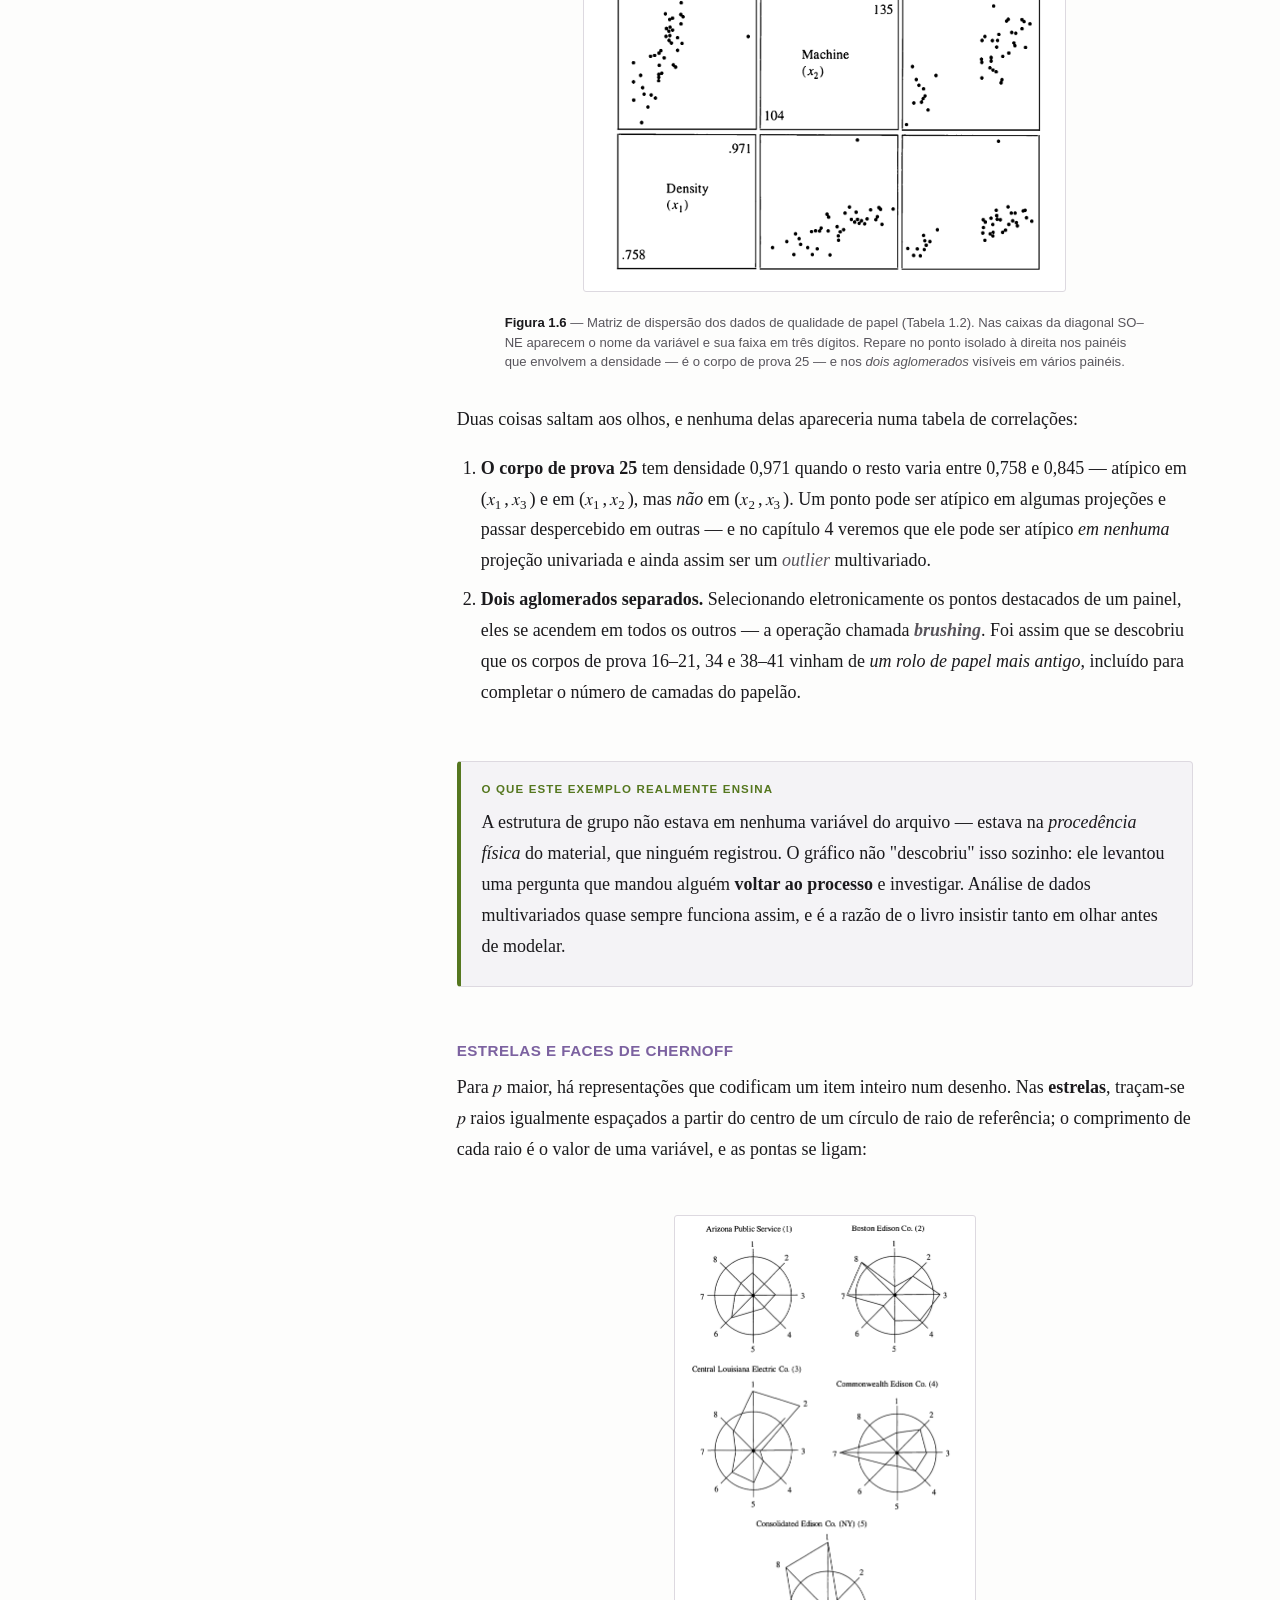
<file: estudo/cap01/01-00-aspectos-da-analise-multivariada.html>
<!DOCTYPE html>
<html lang="pt-BR">
<head>
<meta charset="utf-8">
<meta name="viewport" content="width=device-width, initial-scale=1">
<!-- Caderno de estudo pessoal: reproduz figuras de obra protegida
     (Johnson & Wichern, Prentice Hall) para uso próprio. Fora dos buscadores. -->
<meta name="robots" content="noindex, nofollow">
<title>Cap. 1 — Aspectos da Análise Multivariada</title>
<link rel="stylesheet" href="../assets/tema.css?v=1">
<link rel="stylesheet" href="../assets/estilo.css?v=1">
</head>
<body>

<details class="menu-lateral" open>
  <summary>Índice da aula</summary>
  <nav class="painel">
    <p class="painel-titulo">Cap. 1 — Aspectos</p>
    <ol>
      <li><a href="#s1">O que a análise multivariada quer</a></li>
      <li><a href="#s2">A organização dos dados: o arranjo <math><mi>X</mi></math></a></li>
      <li><details class="sub">
        <summary><a href="#s3">As quatro estatísticas descritivas</a></summary>
        <ul class="subitens">
          <li><a href="#s3-1">3.1 Média amostral</a></li>
          <li><a href="#s3-2">3.2 Variância amostral, e a briga do divisor</a></li>
          <li><a href="#s3-3">3.3 Covariância amostral</a></li>
          <li><a href="#s3-4">3.4 Correlação amostral</a></li>
        </ul>
      </details></li>
      <li><details class="sub">
        <summary><a href="#s4">Os três arranjos: <math><mover><mi>x</mi><mo>¯</mo></mover></math>, <math><msub><mi>S</mi><mi>n</mi></msub></math> e <math><mi>R</mi></math></a></summary>
        <ul class="subitens">
          <li><a href="#s4-1">4.1 Exemplo 1.2 resolvido à mão</a></li>
          <li><a href="#s4-2">4.2 Os mesmos arranjos em R</a></li>
        </ul>
      </details></li>
      <li><a href="#s5">O que covariância e correlação <em>não</em> veem</a></li>
      <li><a href="#s6">Duas geometrias para o mesmo <math><mi>X</mi></math></a></li>
      <li><a href="#s7">Como olhar para dados multivariados</a></li>
      <li><details class="sub">
        <summary><a href="#s8">Distância — o conceito central</a></summary>
        <ul class="subitens">
          <li><a href="#s8-1">8.1 A distância euclidiana e por que ela não serve</a></li>
          <li><a href="#s8-2">8.2 Distância estatística: dividir pelo desvio</a></li>
          <li><a href="#s8-3">8.3 Quando há correlação: girar os eixos</a></li>
          <li><a href="#s8-4">8.4 A forma geral e a matriz de pesos</a></li>
          <li><a href="#s8-5">8.5 O que qualquer distância precisa satisfazer</a></li>
        </ul>
      </details></li>
      <li><a href="#recall">Cartões de recall ativo</a></li>
      <li><a href="#exercicios">Exercícios resolvidos</a></li>
    </ol>
    <p class="extras">
      <a href="#topo">↑ Topo</a>
      <a href="../index.html">Menu</a>
      <a href="../cap02/02-00-algebra-de-matrizes-e-vetores-aleatorios.html">Cap. 2 →</a>
    </p>
  </nav>
</details>

<div class="pagina" id="topo">

<header class="topo">
  <p class="migalha"><a href="../index.html">Menu</a> · Johnson &amp; Wichern, 4ª ed. · Capítulo 1 · págs. 1–47</p>
  <h1>Aspectos da Análise Multivariada</h1>
  <p class="subtitulo">Como organizar dados de <math><mi>p</mi></math> variáveis, como resumi-los em três arranjos, e por que a distância euclidiana é a medida errada.</p>
</header>

<div class="caixa objetivo">
  <span class="rotulo">Ao final desta aula você deve saber</span>
  <ul>
    <li>Enunciar os <strong>cinco objetivos</strong> da análise multivariada e reconhecer qual deles um problema real pede.</li>
    <li>Montar o arranjo de dados <math><mi>X</mi></math> de dimensão <math><mi>n</mi><mo>×</mo><mi>p</mi></math> e ler a notação <math><msub><mi>x</mi><mrow><mi>j</mi><mi>k</mi></mrow></msub></math> sem hesitar.</li>
    <li>Calcular <math><msub><mover><mi>x</mi><mo>¯</mo></mover><mi>k</mi></msub></math>, <math><msub><mi>s</mi><mrow><mi>i</mi><mi>k</mi></mrow></msub></math> e <math><msub><mi>r</mi><mrow><mi>i</mi><mi>k</mi></mrow></msub></math> e organizá-los nos arranjos <math><mover><mi>x</mi><mo>¯</mo></mover></math>, <math><msub><mi>S</mi><mi>n</mi></msub></math> e <math><mi>R</mi></math>.</li>
    <li>Explicar por que <math><msub><mi>r</mi><mrow><mi>i</mi><mi>k</mi></mrow></msub></math> não muda se o divisor for <math><mi>n</mi></math> ou <math><mi>n</mi><mo>−</mo><mn>1</mn></math>, nem sob mudança linear de unidade.</li>
    <li>Dizer o que covariância e correlação deixam de ver — e o que os gráficos veem.</li>
    <li>Distinguir as duas geometrias: <math><mi>n</mi></math> pontos em <math><mi>p</mi></math> dimensões e <math><mi>p</mi></math> pontos em <math><mi>n</mi></math> dimensões.</li>
    <li>Construir a <strong>distância estatística</strong> e justificar cada peso a partir da variabilidade e da correlação.</li>
    <li>Reconhecer a distância estatística como forma quadrática e saber quando ela é legítima.</li>
  </ul>
</div>



<h2 id="s1">1. O que a análise multivariada quer</h2>

<p>Este é um livro sobre o que fazer quando você mediu <em>muitas coisas ao mesmo tempo</em> nas mesmas unidades. Johnson &amp; Wichern abrem lembrando que a investigação científica é um processo iterativo: você formula uma explicação, coleta dados, a análise sugere uma explicação modificada, e nesse vaivém variáveis vão sendo acrescentadas e descartadas. A complexidade dos fenômenos reais obriga a registrar muitas variáveis por unidade — e é aí que a análise univariada, uma variável de cada vez, deixa de bastar.</p>

<div class="caixa definicao">
  <span class="rotulo">Definição</span>
  <p><strong>Análise multivariada</strong> (<em class="en">multivariate analysis</em>) é o corpo de métodos estatísticos destinado a extrair informação de conjuntos de dados que contêm medições <em>simultâneas</em> de várias variáveis sobre os mesmos itens.</p>
</div>

<p>A palavra que carrega o peso é <em>simultâneas</em>. Analisar sete poluentes um a um não é análise multivariada — é sete análises univariadas. O que torna o problema multivariado é que as variáveis vêm em pacote, variam juntas, e é essa estrutura conjunta que interessa.</p>

<p>Vale registrar de saída um ponto de método que o livro faz questão de marcar: na maior parte deste curso os dados são <strong>observacionais</strong>, e não experimentais. Em economia, ecologia, geologia e sociologia raramente se controla a geração dos dados. Só nos capítulos 6 e 7 aparecem delineamentos com manipulação deliberada. Isso não é um detalhe: significa que quase toda conclusão daqui em diante é sobre <em>associação</em>, e transformá-la em conclusão causal exige um argumento que os dados sozinhos não dão.</p>

<h4>Os cinco objetivos</h4>

<p>Não existe uma taxonomia limpa de técnicas multivariadas — o próprio livro chama a área de <em>"mixed bag"</em>. O que organiza a escolha do método não é a técnica, é o <strong>objetivo</strong>. São cinco:</p>

<ol>
  <li><strong>Redução de dados ou simplificação estrutural.</strong> Representar o fenômeno tão simplesmente quanto possível sem sacrificar informação valiosa. → componentes principais (cap. 8), análise fatorial (cap. 9).</li>
  <li><strong>Ordenação e agrupamento.</strong> Criar grupos de objetos "parecidos", ou obter regras para classificar objetos em grupos já definidos. → discriminação e classificação (cap. 11), agrupamento (cap. 12).</li>
  <li><strong>Investigação da dependência entre variáveis.</strong> As variáveis são mutuamente independentes, ou algumas dependem das outras? Como? → correlação canônica (cap. 10).</li>
  <li><strong>Predição.</strong> Determinar relações entre variáveis para prever os valores de umas a partir das outras. → regressão multivariada (cap. 7).</li>
  <li><strong>Construção e teste de hipóteses.</strong> Formular hipóteses estatísticas em termos de parâmetros de populações multivariadas e testá-las. → inferência sobre vetores de médias (cap. 5 e 6).</li>
</ol>

<p>Repare que o mapa do livro inteiro está nessa lista. Ao encontrar um problema novo, a primeira pergunta útil não é "que técnica uso?", e sim "qual desses cinco objetivos eu tenho?".</p>

<div class="caixa aviso">
  <span class="rotulo">A citação que vale o capítulo</span>
  <p>Johnson &amp; Wichern fecham a abertura citando F. H. C. Marriott, e a advertência deve ser lida com atenção: se os resultados discordam da opinião informada, não admitem interpretação lógica simples e não aparecem claramente numa apresentação gráfica, eles provavelmente estão errados. Não há mágica em métodos numéricos, e há muitas maneiras de eles falharem — não são <em>máquinas de salsicha</em> que transformam automaticamente montes de números em pacotes de fato científico.</p>
  <p>Guarde as três provas: <strong>opinião informada</strong>, <strong>interpretação simples</strong>, <strong>gráfico</strong>. Um resultado multivariado que não passa nas três merece desconfiança, por mais elegante que seja a álgebra que o produziu.</p>
</div>


<h2 id="s2">2. A organização dos dados: o arranjo <math><mi>X</mi></math></h2>

<p>Tudo começa com uma convenção de notação que vai valer 800 páginas. Escolhem-se <math><mi>p</mi><mo>≥</mo><mn>1</mn></math> variáveis e registram-se seus valores em cada item, indivíduo ou unidade experimental. A notação é:</p>

<div class="eq">
<math display="block">
  <mrow>
    <msub><mi>x</mi><mrow><mi>j</mi><mi>k</mi></mrow></msub>
    <mo>=</mo>
    <mtext>medição da variável </mtext><mi>k</mi><mtext> no item </mtext><mi>j</mi>
  </mrow>
</math>
</div>

<div class="caixa aviso">
  <span class="rotulo">A ordem dos índices</span>
  <p>Primeiro o <strong>item</strong>, depois a <strong>variável</strong>: <math><msub><mi>x</mi><mrow><mi>j</mi><mi>k</mi></mrow></msub></math> é a linha <math><mi>j</mi></math>, coluna <math><mi>k</mi></math>. Parece óbvio agora, mas no capítulo 2 aparecem <math><msub><mi>s</mi><mrow><mi>i</mi><mi>k</mi></mrow></msub></math> e <math><msub><mi>a</mi><mrow><mi>i</mi><mi>k</mi></mrow></msub></math>, onde <em>os dois</em> índices são variáveis. Confundir os papéis é a origem mais comum de erro de transposição em código — e uma transposta trocada num produto <math><msup><mi>X</mi><mo>′</mo></msup><mi>X</mi></math> não dá erro, dá um número errado.</p>
</div>

<p>Com <math><mi>n</mi></math> medições sobre <math><mi>p</mi></math> variáveis, os dados formam um arranjo retangular de <math><mi>n</mi></math> linhas e <math><mi>p</mi></math> colunas:</p>

<div class="eq">
<math display="block">
  <mrow>
    <mi>X</mi><mo>=</mo>
    <mrow>
      <mo>[</mo>
      <mtable>
        <mtr><mtd><msub><mi>x</mi><mn>11</mn></msub></mtd><mtd><msub><mi>x</mi><mn>12</mn></msub></mtd><mtd><mo>⋯</mo></mtd><mtd><msub><mi>x</mi><mrow><mn>1</mn><mi>k</mi></mrow></msub></mtd><mtd><mo>⋯</mo></mtd><mtd><msub><mi>x</mi><mrow><mn>1</mn><mi>p</mi></mrow></msub></mtd></mtr>
        <mtr><mtd><msub><mi>x</mi><mn>21</mn></msub></mtd><mtd><msub><mi>x</mi><mn>22</mn></msub></mtd><mtd><mo>⋯</mo></mtd><mtd><msub><mi>x</mi><mrow><mn>2</mn><mi>k</mi></mrow></msub></mtd><mtd><mo>⋯</mo></mtd><mtd><msub><mi>x</mi><mrow><mn>2</mn><mi>p</mi></mrow></msub></mtd></mtr>
        <mtr><mtd><mo>⋮</mo></mtd><mtd><mo>⋮</mo></mtd><mtd></mtd><mtd><mo>⋮</mo></mtd><mtd></mtd><mtd><mo>⋮</mo></mtd></mtr>
        <mtr><mtd><msub><mi>x</mi><mrow><mi>j</mi><mn>1</mn></mrow></msub></mtd><mtd><msub><mi>x</mi><mrow><mi>j</mi><mn>2</mn></mrow></msub></mtd><mtd><mo>⋯</mo></mtd><mtd><msub><mi>x</mi><mrow><mi>j</mi><mi>k</mi></mrow></msub></mtd><mtd><mo>⋯</mo></mtd><mtd><msub><mi>x</mi><mrow><mi>j</mi><mi>p</mi></mrow></msub></mtd></mtr>
        <mtr><mtd><mo>⋮</mo></mtd><mtd><mo>⋮</mo></mtd><mtd></mtd><mtd><mo>⋮</mo></mtd><mtd></mtd><mtd><mo>⋮</mo></mtd></mtr>
        <mtr><mtd><msub><mi>x</mi><mrow><mi>n</mi><mn>1</mn></mrow></msub></mtd><mtd><msub><mi>x</mi><mrow><mi>n</mi><mn>2</mn></mrow></msub></mtd><mtd><mo>⋯</mo></mtd><mtd><msub><mi>x</mi><mrow><mi>n</mi><mi>k</mi></mrow></msub></mtd><mtd><mo>⋯</mo></mtd><mtd><msub><mi>x</mi><mrow><mi>n</mi><mi>p</mi></mrow></msub></mtd></mtr>
      </mtable>
      <mo>]</mo>
    </mrow>
  </mrow>
</math>
</div>

<p><strong>Linha = item. Coluna = variável.</strong> É a convenção do livro inteiro, e é também a de qualquer <code>data.frame</code>.</p>

<div class="caixa pratica">
  <span class="rotulo">Exemplo 1.1 — quatro recibos de livraria</span>
  <p>Quatro recibos de uma livraria universitária. A variável 1 é o valor total da venda (em dólares) e a variável 2 é o número de livros vendidos:</p>
  <div class="rolagem">
  <table>
    <thead><tr><th class="txt">Variável</th><th>Recibo 1</th><th>Recibo 2</th><th>Recibo 3</th><th>Recibo 4</th></tr></thead>
    <tbody>
      <tr><td class="txt"><math><msub><mi>x</mi><mn>1</mn></msub></math> — venda (US$)</td><td>42</td><td>52</td><td>48</td><td>58</td></tr>
      <tr><td class="txt"><math><msub><mi>x</mi><mn>2</mn></msub></math> — nº de livros</td><td>4</td><td>5</td><td>4</td><td>3</td></tr>
    </tbody>
  </table>
  </div>
  <p>Na notação: <math><msub><mi>x</mi><mn>11</mn></msub><mo>=</mo><mn>42</mn></math>, <math><msub><mi>x</mi><mn>12</mn></msub><mo>=</mo><mn>4</mn></math>, <math><msub><mi>x</mi><mn>21</mn></msub><mo>=</mo><mn>52</mn></math>, <math><msub><mi>x</mi><mn>22</mn></msub><mo>=</mo><mn>5</mn></math>, e assim por diante. O arranjo é <math><mn>4</mn><mo>×</mo><mn>2</mn></math>:</p>
  <math display="block">
    <mrow><mi>X</mi><mo>=</mo>
      <mrow><mo>[</mo><mtable>
        <mtr><mtd><mn>42</mn></mtd><mtd><mn>4</mn></mtd></mtr>
        <mtr><mtd><mn>52</mn></mtd><mtd><mn>5</mn></mtd></mtr>
        <mtr><mtd><mn>48</mn></mtd><mtd><mn>4</mn></mtd></mtr>
        <mtr><mtd><mn>58</mn></mtd><mtd><mn>3</mn></mtd></mtr>
      </mtable><mo>]</mo></mrow>
    </mrow>
  </math>
  <p>Trivial? É. Mas note que a tabela do enunciado veio <em>transposta</em> em relação a <math><mi>X</mi></math> — variáveis nas linhas. Isso acontece o tempo todo com dados reais, e é onde o erro entra.</p>
</div>


<h2 id="s3">3. As quatro estatísticas descritivas</h2>

<p>Um conjunto grande de dados é volumoso, e o volume é por si só um obstáculo: o olho não extrai informação de mil linhas. A saída é resumir com poucos números — as <strong>estatísticas descritivas</strong>. O livro se apoia em três tipos de resumo: <strong>localização</strong>, <strong>variação</strong> e <strong>associação linear</strong>.</p>

<h3 id="s3-1">3.1 Média amostral</h3>

<div class="eq">
<math display="block">
  <mrow>
    <msub><mover><mi>x</mi><mo>¯</mo></mover><mi>k</mi></msub><mo>=</mo>
    <mfrac><mn>1</mn><mi>n</mi></mfrac>
    <munderover><mo>∑</mo><mrow><mi>j</mi><mo>=</mo><mn>1</mn></mrow><mi>n</mi></munderover>
    <msub><mi>x</mi><mrow><mi>j</mi><mi>k</mi></mrow></msub>
    <mo>,</mo><mspace width="1.4em"/>
    <mi>k</mi><mo>=</mo><mn>1</mn><mo>,</mo><mn>2</mn><mo>,</mo><mo>…</mo><mo>,</mo><mi>p</mi>
  </mrow>
</math>
<span class="num">(1-1)</span>
</div>

<p>Uma média por variável, ou seja, <math><mi>p</mi></math> médias. A soma corre sobre <math><mi>j</mi></math> (os itens) com <math><mi>k</mi></math> fixo — está se percorrendo uma <em>coluna</em> de <math><mi>X</mi></math>.</p>

<h3 id="s3-2">3.2 Variância amostral, e a briga do divisor</h3>

<div class="eq">
<math display="block">
  <mrow>
    <msubsup><mi>s</mi><mi>k</mi><mn>2</mn></msubsup><mo>=</mo>
    <msub><mi>s</mi><mrow><mi>k</mi><mi>k</mi></mrow></msub><mo>=</mo>
    <mfrac><mn>1</mn><mi>n</mi></mfrac>
    <munderover><mo>∑</mo><mrow><mi>j</mi><mo>=</mo><mn>1</mn></mrow><mi>n</mi></munderover>
    <msup><mrow><mo>(</mo><msub><mi>x</mi><mrow><mi>j</mi><mi>k</mi></mrow></msub><mo>−</mo><msub><mover><mi>x</mi><mo>¯</mo></mover><mi>k</mi></msub><mo>)</mo></mrow><mn>2</mn></msup>
    <mo>,</mo><mspace width="1.4em"/>
    <mi>k</mi><mo>=</mo><mn>1</mn><mo>,</mo><mo>…</mo><mo>,</mo><mi>p</mi>
  </mrow>
</math>
<span class="num">(1-2), (1-3)</span>
</div>

<p>Duas observações do livro merecem parágrafo próprio.</p>

<p><strong>Primeira: o divisor.</strong> Johnson &amp; Wichern usam <math><mi>n</mi></math>, e não <math><mi>n</mi><mo>−</mo><mn>1</mn></math>. Muitos autores usam <math><mi>n</mi><mo>−</mo><mn>1</mn></math> e há razão teórica para isso — é o divisor que torna o estimador não viesado, e importa quando <math><mi>n</mi></math> é pequeno. O livro avisa que as duas versões serão sempre distinguidas <em>exibindo a expressão apropriada</em>. Na prática:</p>

<ul>
  <li><math><msub><mi>S</mi><mi>n</mi></msub></math> (com <math><mi>n</mi></math>) é a matriz que aparece na <strong>geometria</strong> e na <strong>máxima verossimilhança</strong> — é o estimador de MV de <math><mi mathvariant="normal">Σ</mi></math>, e reaparece no cap. 4.</li>
  <li><math><mi>S</mi></math> (com <math><mi>n</mi><mo>−</mo><mn>1</mn></math>) é a que aparece na <strong>inferência</strong> — <math><msup><mi>T</mi><mn>2</mn></msup></math> de Hotelling, MANOVA, tudo do cap. 5 em diante.</li>
</ul>

<div class="caixa aviso">
  <span class="rotulo">Armadilha profissional</span>
  <p>Software não avisa qual dos dois está usando. Em R, <code>var()</code> e <code>cov()</code> usam <math><mi>n</mi><mo>−</mo><mn>1</mn></math>; o livro, nas seções descritivas, usa <math><mi>n</mi></math>. Numa amostra de <math><mi>n</mi><mo>=</mo><mn>4</mn></math> a diferença é de 33% na variância — nada desprezível. Ao comparar sua saída com um número do livro, <strong>a primeira coisa a checar é o divisor</strong>, e não a fórmula. Já a <em>correlação</em> é imune a isso, pelo motivo que veremos na seção 3.4.</p>
</div>

<p><strong>Segunda: a notação de índice duplo.</strong> Escrever <math><msub><mi>s</mi><mrow><mi>k</mi><mi>k</mi></mrow></msub></math> em vez de <math><msubsup><mi>s</mi><mi>k</mi><mn>2</mn></msubsup></math> parece capricho, mas não é: as variâncias vão ocupar a diagonal de uma matriz, e o índice duplo já indica a posição — linha <math><mi>k</mi></math>, coluna <math><mi>k</mi></math>. A raiz <math><msqrt><msub><mi>s</mi><mrow><mi>k</mi><mi>k</mi></mrow></msub></msqrt></math> é o <strong>desvio-padrão amostral</strong>, e é ela — não a variância — que está na mesma unidade das observações.</p>

<h3 id="s3-3">3.3 Covariância amostral</h3>

<div class="eq">
<math display="block">
  <mrow>
    <msub><mi>s</mi><mrow><mi>i</mi><mi>k</mi></mrow></msub><mo>=</mo>
    <mfrac><mn>1</mn><mi>n</mi></mfrac>
    <munderover><mo>∑</mo><mrow><mi>j</mi><mo>=</mo><mn>1</mn></mrow><mi>n</mi></munderover>
    <mrow><mo>(</mo><msub><mi>x</mi><mrow><mi>j</mi><mi>i</mi></mrow></msub><mo>−</mo><msub><mover><mi>x</mi><mo>¯</mo></mover><mi>i</mi></msub><mo>)</mo></mrow>
    <mrow><mo>(</mo><msub><mi>x</mi><mrow><mi>j</mi><mi>k</mi></mrow></msub><mo>−</mo><msub><mover><mi>x</mi><mo>¯</mo></mover><mi>k</mi></msub><mo>)</mo></mrow>
  </mrow>
</math>
<span class="num">(1-4)</span>
</div>

<p>É o <em>produto médio dos desvios em relação às respectivas médias</em>. A leitura do sinal sai direto da fórmula, e vale fazê-la em voz alta uma vez:</p>

<ul>
  <li>Se valores grandes de uma variável aparecem junto com valores grandes da outra (e os pequenos também juntos), os dois desvios têm o mesmo sinal, o produto é positivo, e <math><msub><mi>s</mi><mn>12</mn></msub><mo>&gt;</mo><mn>0</mn></math>.</li>
  <li>Se grandes de uma acompanham pequenos da outra, os desvios têm sinais opostos e <math><msub><mi>s</mi><mn>12</mn></msub><mo>&lt;</mo><mn>0</mn></math>.</li>
  <li>Sem associação particular, os produtos positivos e negativos se cancelam e <math><msub><mi>s</mi><mn>12</mn></msub><mo>≈</mo><mn>0</mn></math>.</li>
</ul>

<p>Duas propriedades imediatas, e as duas são usadas o tempo todo: <math><msub><mi>s</mi><mrow><mi>i</mi><mi>k</mi></mrow></msub><mo>=</mo><msub><mi>s</mi><mrow><mi>k</mi><mi>i</mi></mrow></msub></math> (a fórmula é simétrica nos dois fatores) e <math><msub><mi>s</mi><mrow><mi>i</mi><mi>i</mi></mrow></msub></math> é a própria variância (basta pôr <math><mi>k</mi><mo>=</mo><mi>i</mi></math>). Ou seja: <strong>variância é um caso particular de covariância</strong>, o que é exatamente o motivo de as duas caberem na mesma matriz.</p>

<p>Também se usam as somas sem dividir por <math><mi>n</mi></math> — as <strong>somas de quadrados e de produtos cruzados</strong>:</p>

<div class="eq">
<math display="block">
  <mrow>
    <msub><mi>w</mi><mrow><mi>i</mi><mi>k</mi></mrow></msub><mo>=</mo>
    <munderover><mo>∑</mo><mrow><mi>j</mi><mo>=</mo><mn>1</mn></mrow><mi>n</mi></munderover>
    <mrow><mo>(</mo><msub><mi>x</mi><mrow><mi>j</mi><mi>i</mi></mrow></msub><mo>−</mo><msub><mover><mi>x</mi><mo>¯</mo></mover><mi>i</mi></msub><mo>)</mo></mrow>
    <mrow><mo>(</mo><msub><mi>x</mi><mrow><mi>j</mi><mi>k</mi></mrow></msub><mo>−</mo><msub><mover><mi>x</mi><mo>¯</mo></mover><mi>k</mi></msub><mo>)</mo></mrow>
    <mspace width="1.4em"/><mtext>logo</mtext><mspace width="0.6em"/>
    <msub><mi>s</mi><mrow><mi>i</mi><mi>k</mi></mrow></msub><mo>=</mo><msub><mi>w</mi><mrow><mi>i</mi><mi>k</mi></mrow></msub><mo>/</mo><mi>n</mi>
  </mrow>
</math>
<span class="num">(1-6), (1-7)</span>
</div>

<p>Guarde a sigla: a matriz dos <math><msub><mi>w</mi><mrow><mi>i</mi><mi>k</mi></mrow></msub></math> é a <strong>SQPC</strong> (soma de quadrados e produtos cruzados, <em class="en">SSCP</em>). Ela é a personagem principal do capítulo 6 (MANOVA), onde se decompõe a SQPC total em "entre grupos" e "dentro de grupos" — a versão multivariada da decomposição da soma de quadrados da ANOVA.</p>

<h3 id="s3-4">3.4 Correlação amostral</h3>

<div class="eq">
<math display="block">
  <mrow>
    <msub><mi>r</mi><mrow><mi>i</mi><mi>k</mi></mrow></msub><mo>=</mo>
    <mfrac>
      <msub><mi>s</mi><mrow><mi>i</mi><mi>k</mi></mrow></msub>
      <mrow><msqrt><msub><mi>s</mi><mrow><mi>i</mi><mi>i</mi></mrow></msub></msqrt><mspace width="0.2em"/><msqrt><msub><mi>s</mi><mrow><mi>k</mi><mi>k</mi></mrow></msub></msqrt></mrow>
    </mfrac>
    <mo>=</mo>
    <mfrac>
      <mrow><munderover><mo>∑</mo><mrow><mi>j</mi><mo>=</mo><mn>1</mn></mrow><mi>n</mi></munderover><mrow><mo>(</mo><msub><mi>x</mi><mrow><mi>j</mi><mi>i</mi></mrow></msub><mo>−</mo><msub><mover><mi>x</mi><mo>¯</mo></mover><mi>i</mi></msub><mo>)</mo></mrow><mrow><mo>(</mo><msub><mi>x</mi><mrow><mi>j</mi><mi>k</mi></mrow></msub><mo>−</mo><msub><mover><mi>x</mi><mo>¯</mo></mover><mi>k</mi></msub><mo>)</mo></mrow></mrow>
      <mrow><msqrt><munderover><mo>∑</mo><mrow><mi>j</mi><mo>=</mo><mn>1</mn></mrow><mi>n</mi></munderover><msup><mrow><mo>(</mo><msub><mi>x</mi><mrow><mi>j</mi><mi>i</mi></mrow></msub><mo>−</mo><msub><mover><mi>x</mi><mo>¯</mo></mover><mi>i</mi></msub><mo>)</mo></mrow><mn>2</mn></msup></msqrt>
      <mspace width="0.25em"/>
      <msqrt><munderover><mo>∑</mo><mrow><mi>j</mi><mo>=</mo><mn>1</mn></mrow><mi>n</mi></munderover><msup><mrow><mo>(</mo><msub><mi>x</mi><mrow><mi>j</mi><mi>k</mi></mrow></msub><mo>−</mo><msub><mover><mi>x</mi><mo>¯</mo></mover><mi>k</mi></msub><mo>)</mo></mrow><mn>2</mn></msup></msqrt></mrow>
    </mfrac>
  </mrow>
</math>
<span class="num">(1-5)</span>
</div>

<p>A segunda forma explica a primeira: o divisor <math><mi>n</mi></math> aparece uma vez no numerador e duas meias-vezes no denominador, e portanto <strong>se cancela</strong>. Daí a propriedade prática mais útil de todas:</p>

<div class="caixa definicao">
  <span class="rotulo">Por que a correlação não se importa com o divisor</span>
  <p><math><msub><mi>r</mi><mrow><mi>i</mi><mi>k</mi></mrow></msub></math> tem exatamente o mesmo valor quer se use <math><mi>n</mi></math> ou <math><mi>n</mi><mo>−</mo><mn>1</mn></math>, desde que o mesmo divisor seja usado nas três quantidades <math><msub><mi>s</mi><mrow><mi>i</mi><mi>i</mi></mrow></msub></math>, <math><msub><mi>s</mi><mrow><mi>k</mi><mi>k</mi></mrow></msub></math> e <math><msub><mi>s</mi><mrow><mi>i</mi><mi>k</mi></mrow></msub></math>. É uma razão, e a constante some.</p>
</div>

<p>Há uma segunda leitura de <math><mi>r</mi></math>, mais profunda que a fórmula: <strong>a correlação é a covariância dos dados padronizados</strong>. Se você substituir cada <math><msub><mi>x</mi><mrow><mi>j</mi><mi>i</mi></mrow></msub></math> por</p>

<div class="eq">
<math display="block">
  <mrow>
    <mfrac><mrow><msub><mi>x</mi><mrow><mi>j</mi><mi>i</mi></mrow></msub><mo>−</mo><msub><mover><mi>x</mi><mo>¯</mo></mover><mi>i</mi></msub></mrow><msqrt><msub><mi>s</mi><mrow><mi>i</mi><mi>i</mi></mrow></msub></msqrt></mfrac>
  </mrow>
</math>
</div>

<p>então as duas variáveis passam a estar centradas em zero e medidas em unidades de desvio-padrão — ficam <em>comensuráveis</em> —, e a covariância dessas versões padronizadas é <math><msub><mi>r</mi><mrow><mi>i</mi><mi>k</mi></mrow></msub></math>. Essa observação é a semente de todo o capítulo 8: fazer componentes principais sobre <math><mi>R</mi></math> em vez de <math><mi>S</mi></math> é exatamente decidir padronizar antes.</p>

<h4>As três propriedades de <math><mi>r</mi></math></h4>

<ol>
  <li><math><mo>−</mo><mn>1</mn><mo>≤</mo><mi>r</mi><mo>≤</mo><mn>1</mn></math>. Sempre. (No cap. 2 isso sai de graça da desigualdade de Cauchy–Schwarz.)</li>
  <li><math><mi>r</mi></math> mede a força da associação <strong>linear</strong>. <math><mi>r</mi><mo>=</mo><mn>0</mn></math> significa ausência de associação <em>linear</em> — não ausência de associação. O sinal dá a direção.</li>
  <li><math><msub><mi>r</mi><mrow><mi>i</mi><mi>k</mi></mrow></msub></math> não muda sob transformações lineares <math><msub><mi>y</mi><mrow><mi>j</mi><mi>i</mi></mrow></msub><mo>=</mo><mi>a</mi><msub><mi>x</mi><mrow><mi>j</mi><mi>i</mi></mrow></msub><mo>+</mo><mi>b</mi></math> e <math><msub><mi>y</mi><mrow><mi>j</mi><mi>k</mi></mrow></msub><mo>=</mo><mi>c</mi><msub><mi>x</mi><mrow><mi>j</mi><mi>k</mi></mrow></msub><mo>+</mo><mi>d</mi></math>, <strong>desde que <math><mi>a</mi></math> e <math><mi>c</mi></math> tenham o mesmo sinal</strong>.</li>
</ol>

<p>A propriedade 3 é o que faz a correlação ser adimensional: trocar polegadas por centímetros, ou Celsius por Fahrenheit, não muda <math><mi>r</mi></math> — muda <math><msub><mi>s</mi><mn>12</mn></msub></math> drasticamente. A ressalva do sinal também tem conteúdo: se <math><mi>a</mi><mo>&gt;</mo><mn>0</mn></math> e <math><mi>c</mi><mo>&lt;</mo><mn>0</mn></math>, o valor absoluto se preserva mas o <em>sinal inverte</em>, porque uma das variáveis foi refletida.</p>


<h2 id="s4">4. Os três arranjos: <math><mover><mi>x</mi><mo>¯</mo></mover></math>, <math><msub><mi>S</mi><mi>n</mi></msub></math> e <math><mi>R</mi></math></h2>

<p>As estatísticas descritivas de <math><mi>p</mi></math> variáveis se organizam em três arranjos, e é assim que elas serão manipuladas do capítulo 2 em diante:</p>

<div class="eq">
<math display="block">
  <mrow>
    <mover><mi>x</mi><mo>¯</mo></mover><mo>=</mo>
    <mrow><mo>[</mo><mtable>
      <mtr><mtd><msub><mover><mi>x</mi><mo>¯</mo></mover><mn>1</mn></msub></mtd></mtr>
      <mtr><mtd><msub><mover><mi>x</mi><mo>¯</mo></mover><mn>2</mn></msub></mtd></mtr>
      <mtr><mtd><mo>⋮</mo></mtd></mtr>
      <mtr><mtd><msub><mover><mi>x</mi><mo>¯</mo></mover><mi>p</mi></msub></mtd></mtr>
    </mtable><mo>]</mo></mrow>
    <mo>,</mo><mspace width="1.4em"/>
    <msub><mi>S</mi><mi>n</mi></msub><mo>=</mo>
    <mrow><mo>[</mo><mtable>
      <mtr><mtd><msub><mi>s</mi><mn>11</mn></msub></mtd><mtd><msub><mi>s</mi><mn>12</mn></msub></mtd><mtd><mo>⋯</mo></mtd><mtd><msub><mi>s</mi><mrow><mn>1</mn><mi>p</mi></mrow></msub></mtd></mtr>
      <mtr><mtd><msub><mi>s</mi><mn>12</mn></msub></mtd><mtd><msub><mi>s</mi><mn>22</mn></msub></mtd><mtd><mo>⋯</mo></mtd><mtd><msub><mi>s</mi><mrow><mn>2</mn><mi>p</mi></mrow></msub></mtd></mtr>
      <mtr><mtd><mo>⋮</mo></mtd><mtd><mo>⋮</mo></mtd><mtd><mo>⋱</mo></mtd><mtd><mo>⋮</mo></mtd></mtr>
      <mtr><mtd><msub><mi>s</mi><mrow><mn>1</mn><mi>p</mi></mrow></msub></mtd><mtd><msub><mi>s</mi><mrow><mn>2</mn><mi>p</mi></mrow></msub></mtd><mtd><mo>⋯</mo></mtd><mtd><msub><mi>s</mi><mrow><mi>p</mi><mi>p</mi></mrow></msub></mtd></mtr>
    </mtable><mo>]</mo></mrow>
    <mo>,</mo><mspace width="1.4em"/>
    <mi>R</mi><mo>=</mo>
    <mrow><mo>[</mo><mtable>
      <mtr><mtd><mn>1</mn></mtd><mtd><msub><mi>r</mi><mn>12</mn></msub></mtd><mtd><mo>⋯</mo></mtd><mtd><msub><mi>r</mi><mrow><mn>1</mn><mi>p</mi></mrow></msub></mtd></mtr>
      <mtr><mtd><msub><mi>r</mi><mn>12</mn></msub></mtd><mtd><mn>1</mn></mtd><mtd><mo>⋯</mo></mtd><mtd><msub><mi>r</mi><mrow><mn>2</mn><mi>p</mi></mrow></msub></mtd></mtr>
      <mtr><mtd><mo>⋮</mo></mtd><mtd><mo>⋮</mo></mtd><mtd><mo>⋱</mo></mtd><mtd><mo>⋮</mo></mtd></mtr>
      <mtr><mtd><msub><mi>r</mi><mrow><mn>1</mn><mi>p</mi></mrow></msub></mtd><mtd><msub><mi>r</mi><mrow><mn>2</mn><mi>p</mi></mrow></msub></mtd><mtd><mo>⋯</mo></mtd><mtd><mn>1</mn></mtd></mtr>
    </mtable><mo>]</mo></mrow>
  </mrow>
</math>
<span class="num">(1-8)</span>
</div>

<p>Três fatos estruturais, todos consequência de <math><msub><mi>s</mi><mrow><mi>i</mi><mi>k</mi></mrow></msub><mo>=</mo><msub><mi>s</mi><mrow><mi>k</mi><mi>i</mi></mrow></msub></math>:</p>

<ul>
  <li><math><mover><mi>x</mi><mo>¯</mo></mover></math> é <math><mi>p</mi><mo>×</mo><mn>1</mn></math>; <math><msub><mi>S</mi><mi>n</mi></msub></math> e <math><mi>R</mi></math> são <math><mi>p</mi><mo>×</mo><mi>p</mi></math>. <strong>O tamanho depende de <math><mi>p</mi></math>, não de <math><mi>n</mi></math></strong> — resumir 4 ou 4 milhões de itens dá arranjos do mesmo tamanho. É esse fato que torna o resumo útil.</li>
  <li>Ambas são <strong>simétricas</strong>: a entrada <math><mi>i</mi><mi>k</mi></math> é igual à <math><mi>k</mi><mi>i</mi></math>.</li>
  <li><math><mi>R</mi></math> tem <strong>1 na diagonal</strong>, porque a correlação de uma variável com ela mesma é <math><msub><mi>s</mi><mrow><mi>i</mi><mi>i</mi></mrow></msub><mo>/</mo><msub><mi>s</mi><mrow><mi>i</mi><mi>i</mi></mrow></msub><mo>=</mo><mn>1</mn></math>. Se sua matriz de correlações não tiver 1 na diagonal, há erro no código.</li>
</ul>

<p>O subscrito <math><mi>n</mi></math> em <math><msub><mi>S</mi><mi>n</mi></msub></math> é um lembrete deliberado do divisor usado. Vale copiar essa disciplina.</p>

<h3 id="s4-1">4.1 Exemplo 1.2 resolvido à mão</h3>

<p>Com os quatro recibos do Exemplo 1.1, achar <math><mover><mi>x</mi><mo>¯</mo></mover></math>, <math><msub><mi>S</mi><mi>n</mi></msub></math> e <math><mi>R</mi></math>. As médias:</p>

<div class="eq">
<math display="block">
  <mrow>
    <msub><mover><mi>x</mi><mo>¯</mo></mover><mn>1</mn></msub><mo>=</mo>
    <mfrac><mn>1</mn><mn>4</mn></mfrac><mo>(</mo><mn>42</mn><mo>+</mo><mn>52</mn><mo>+</mo><mn>48</mn><mo>+</mo><mn>58</mn><mo>)</mo><mo>=</mo><mn>50</mn>
    <mo>,</mo><mspace width="1.6em"/>
    <msub><mover><mi>x</mi><mo>¯</mo></mover><mn>2</mn></msub><mo>=</mo>
    <mfrac><mn>1</mn><mn>4</mn></mfrac><mo>(</mo><mn>4</mn><mo>+</mo><mn>5</mn><mo>+</mo><mn>4</mn><mo>+</mo><mn>3</mn><mo>)</mo><mo>=</mo><mn>4</mn>
  </mrow>
</math>
</div>

<p>As variâncias, com divisor <math><mi>n</mi><mo>=</mo><mn>4</mn></math>:</p>

<div class="eq">
<math display="block">
  <mrow>
    <msub><mi>s</mi><mn>11</mn></msub><mo>=</mo>
    <mfrac><mn>1</mn><mn>4</mn></mfrac>
    <mrow><mo>[</mo><msup><mrow><mo>(</mo><mn>42</mn><mo>−</mo><mn>50</mn><mo>)</mo></mrow><mn>2</mn></msup><mo>+</mo><msup><mrow><mo>(</mo><mn>52</mn><mo>−</mo><mn>50</mn><mo>)</mo></mrow><mn>2</mn></msup><mo>+</mo><msup><mrow><mo>(</mo><mn>48</mn><mo>−</mo><mn>50</mn><mo>)</mo></mrow><mn>2</mn></msup><mo>+</mo><msup><mrow><mo>(</mo><mn>58</mn><mo>−</mo><mn>50</mn><mo>)</mo></mrow><mn>2</mn></msup><mo>]</mo></mrow>
    <mo>=</mo><mfrac><mn>136</mn><mn>4</mn></mfrac><mo>=</mo><mn>34</mn>
  </mrow>
</math>
</div>

<div class="eq">
<math display="block">
  <mrow>
    <msub><mi>s</mi><mn>22</mn></msub><mo>=</mo>
    <mfrac><mn>1</mn><mn>4</mn></mfrac>
    <mrow><mo>[</mo><msup><mn>0</mn><mn>2</mn></msup><mo>+</mo><msup><mn>1</mn><mn>2</mn></msup><mo>+</mo><msup><mn>0</mn><mn>2</mn></msup><mo>+</mo><msup><mrow><mo>(</mo><mo>−</mo><mn>1</mn><mo>)</mo></mrow><mn>2</mn></msup><mo>]</mo></mrow>
    <mo>=</mo><mfrac><mn>2</mn><mn>4</mn></mfrac><mo>=</mo><mn>0</mn><mo>,</mo><mn>5</mn>
  </mrow>
</math>
</div>

<p>E a covariância — repare que só o primeiro e o quarto recibos contribuem, porque nos outros dois o desvio de <math><msub><mi>x</mi><mn>2</mn></msub></math> é zero:</p>

<div class="eq">
<math display="block">
  <mrow>
    <msub><mi>s</mi><mn>12</mn></msub><mo>=</mo>
    <mfrac><mn>1</mn><mn>4</mn></mfrac>
    <mrow><mo>[</mo><mo>(</mo><mo>−</mo><mn>8</mn><mo>)</mo><mo>(</mo><mn>0</mn><mo>)</mo><mo>+</mo><mo>(</mo><mn>2</mn><mo>)</mo><mo>(</mo><mn>1</mn><mo>)</mo><mo>+</mo><mo>(</mo><mo>−</mo><mn>2</mn><mo>)</mo><mo>(</mo><mn>0</mn><mo>)</mo><mo>+</mo><mo>(</mo><mn>8</mn><mo>)</mo><mo>(</mo><mo>−</mo><mn>1</mn><mo>)</mo><mo>]</mo></mrow>
    <mo>=</mo><mfrac><mrow><mo>−</mo><mn>6</mn></mrow><mn>4</mn></mfrac><mo>=</mo><mo>−</mo><mn>1</mn><mo>,</mo><mn>5</mn>
  </mrow>
</math>
</div>

<div class="eq">
<math display="block">
  <mrow>
    <msub><mi>r</mi><mn>12</mn></msub><mo>=</mo>
    <mfrac><mrow><mo>−</mo><mn>1</mn><mo>,</mo><mn>5</mn></mrow><mrow><msqrt><mn>34</mn></msqrt><mspace width="0.2em"/><msqrt><mn>0</mn><mo>,</mo><mn>5</mn></msqrt></mrow></mfrac>
    <mo>=</mo><mo>−</mo><mn>0</mn><mo>,</mo><mn>3638</mn><mo>≈</mo><mo>−</mo><mn>0</mn><mo>,</mo><mn>36</mn>
  </mrow>
</math>
</div>

<p>Os três arranjos, então:</p>

<div class="eq">
<math display="block">
  <mrow>
    <mover><mi>x</mi><mo>¯</mo></mover><mo>=</mo>
    <mrow><mo>[</mo><mtable><mtr><mtd><mn>50</mn></mtd></mtr><mtr><mtd><mn>4</mn></mtd></mtr></mtable><mo>]</mo></mrow>
    <mo>,</mo><mspace width="1.4em"/>
    <msub><mi>S</mi><mi>n</mi></msub><mo>=</mo>
    <mrow><mo>[</mo><mtable>
      <mtr><mtd><mn>34</mn></mtd><mtd><mo>−</mo><mn>1</mn><mo>,</mo><mn>5</mn></mtd></mtr>
      <mtr><mtd><mo>−</mo><mn>1</mn><mo>,</mo><mn>5</mn></mtd><mtd><mn>0</mn><mo>,</mo><mn>5</mn></mtd></mtr>
    </mtable><mo>]</mo></mrow>
    <mo>,</mo><mspace width="1.4em"/>
    <mi>R</mi><mo>=</mo>
    <mrow><mo>[</mo><mtable>
      <mtr><mtd><mn>1</mn></mtd><mtd><mo>−</mo><mn>0</mn><mo>,</mo><mn>36</mn></mtd></mtr>
      <mtr><mtd><mo>−</mo><mn>0</mn><mo>,</mo><mn>36</mn></mtd><mtd><mn>1</mn></mtd></mtr>
    </mtable><mo>]</mo></mrow>
  </mrow>
</math>
</div>

<div class="caixa pratica">
  <span class="rotulo">Leia os números antes de seguir</span>
  <p><math><msub><mi>s</mi><mn>11</mn></msub><mo>=</mo><mn>34</mn></math> e <math><msub><mi>s</mi><mn>22</mn></msub><mo>=</mo><mn>0</mn><mo>,</mo><mn>5</mn></math>: a venda em dólares varia <em>68 vezes mais</em> que a contagem de livros. Isso não diz que dólares "importam mais" — diz que as unidades são diferentes. É exatamente essa incomensurabilidade que motivará a seção 8 (distância) e a escolha entre <math><mi>S</mi></math> e <math><mi>R</mi></math> no capítulo 8.</p>
  <p>E <math><msub><mi>s</mi><mn>12</mn></msub><mo>&lt;</mo><mn>0</mn></math>: nestes quatro recibos, contas maiores vieram com <em>menos</em> livros — livros mais caros. Com <math><mi>n</mi><mo>=</mo><mn>4</mn></math> não se conclui nada, mas o sinal é o tipo de leitura que se deve fazer sempre.</p>
</div>

<h3 id="s4-2">4.2 Os mesmos arranjos em R</h3>

<pre><code><span class="cmt"># --- Exemplo 1.2: quatro recibos de livraria (Johnson & Wichern, p. 10) ---</span>
X &lt;- matrix(c(42, 4,
              52, 5,
              48, 4,
              58, 3), ncol = 2, byrow = TRUE,
            dimnames = list(NULL, c("venda", "livros")))

n &lt;- nrow(X)

colMeans(X)                       <span class="cmt"># o vetor x-barra</span>
<span class="out">##  venda livros </span>
<span class="out">##     50      4 </span>

<span class="cmt"># cov() de R usa divisor n-1; o livro usa n nas seções descritivas.</span>
S  &lt;- cov(X)                      <span class="cmt"># divisor n-1</span>
Sn &lt;- S * (n - 1) / n             <span class="cmt"># converte para o S_n do livro</span>

Sn
<span class="out">##        venda livros</span>
<span class="out">## venda   34.0   -1.5</span>
<span class="out">## livros  -1.5    0.5</span>

S
<span class="out">##            venda    livros</span>
<span class="out">## venda  45.333333 -2.000000</span>
<span class="out">## livros -2.000000  0.666667</span>

cor(X)                            <span class="cmt"># R: imune ao divisor</span>
<span class="out">##             venda     livros</span>
<span class="out">## venda   1.0000000 -0.3638034</span>
<span class="out">## livros -0.3638034  1.0000000</span>
</code></pre>

<div class="caixa definicao">
  <span class="rotulo">Repare nesta linha</span>
  <p><math><msub><mi>S</mi><mi>n</mi></msub><mo>=</mo><mi>S</mi><mo>×</mo><mo>(</mo><mi>n</mi><mo>−</mo><mn>1</mn><mo>)</mo><mo>/</mo><mi>n</mi></math>. É a conversão que você vai usar toda vez que comparar sua saída com um número deste livro. E note que <code>cor(X)</code> devolve <math><mo>−</mo><mn>0</mn><mo>,</mo><mn>3638</mn></math> tanto a partir de <math><mi>S</mi></math> quanto de <math><msub><mi>S</mi><mi>n</mi></msub></math> — a prova prática da propriedade da seção 3.4.</p>
</div>

<p>Vale conferir também que <math><mi>R</mi></math> sai de <math><msub><mi>S</mi><mi>n</mi></msub></math> por padronização — é a operação que reaparecerá em forma matricial no capítulo 2 como <math><mi>R</mi><mo>=</mo><msup><mi>D</mi><mrow><mo>−</mo><mn>1</mn><mo>/</mo><mn>2</mn></mrow></msup><mi>S</mi><msup><mi>D</mi><mrow><mo>−</mo><mn>1</mn><mo>/</mo><mn>2</mn></mrow></msup></math>:</p>

<pre><code>D_meio &lt;- diag(1 / sqrt(diag(Sn)))     <span class="cmt"># D^(-1/2)</span>
D_meio %*% Sn %*% D_meio
<span class="out">##            [,1]       [,2]</span>
<span class="out">## [1,]  1.0000000 -0.3638034</span>
<span class="out">## [2,] -0.3638034  1.0000000</span>
</code></pre>


<h2 id="s5">5. O que covariância e correlação <em>não</em> veem</h2>

<p>Johnson &amp; Wichern são explícitos: <math><msub><mi>s</mi><mrow><mi>i</mi><mi>k</mi></mrow></msub></math> e <math><msub><mi>r</mi><mrow><mi>i</mi><mi>k</mi></mrow></msub></math> <em>não transmitem tudo</em> o que há para saber sobre a associação entre duas variáveis. Há dois problemas, e os dois são graves.</p>

<p><strong>Problema 1: associações não lineares.</strong> Covariância e correlação medem associação <em>ao longo de uma reta</em>. Uma relação em U perfeita e determinística pode ter <math><mi>r</mi><mo>≈</mo><mn>0</mn></math>. O número não é falso — é que ele responde a uma pergunta que não era a sua.</p>

<p><strong>Problema 2: observações atípicas.</strong> Como a fórmula soma produtos de desvios, um ponto com desvios grandes nas duas variáveis domina a soma. O resultado é que <math><mi>r</mi></math> pode indicar associação onde há pouca, ou esconder a que existe.</p>

<figure>
  <img src="img/fig-01-03.png" alt="Diagrama de dispersão de lucro por empregado contra número de empregados para 16 editoras, com Dun &amp; Bradstreet e Time Warner destacadas como observações atípicas.">
  <figcaption><b>Figura 1.3</b> — Lucro por empregado × número de empregados para 16 editoras (dados da <em>Forbes</em>, 30 de abril de 1990). Dun &amp; Bradstreet é a maior em número de empregados mas típica em produtividade; Time Warner tem número típico de empregados mas lucro por empregado comparativamente pequeno (negativo).</figcaption>
</figure>

<p>O Exemplo 1.3 mostra o estrago em números. A correlação entre <math><msub><mi>x</mi><mn>1</mn></msub></math> (empregados) e <math><msub><mi>x</mi><mn>2</mn></msub></math> (lucro por empregado) muda assim conforme se removem as duas observações atípicas:</p>

<div class="rolagem">
<table>
  <caption>Exemplo 1.3 — efeito de duas observações sobre <math><msub><mi>r</mi><mn>12</mn></msub></math>, em <math><mi>n</mi><mo>=</mo><mn>16</mn></math> empresas.</caption>
  <thead><tr><th class="txt">Conjunto usado</th><th><math><msub><mi>r</mi><mn>12</mn></msub></math></th></tr></thead>
  <tbody>
    <tr><td class="txt">Todas as 16 empresas</td><td>−0,39</td></tr>
    <tr><td class="txt">Todas, exceto Dun &amp; Bradstreet</td><td>−0,56</td></tr>
    <tr><td class="txt">Todas, exceto Time Warner</td><td>−0,39</td></tr>
    <tr><td class="txt">Excluindo as duas</td><td>−0,50</td></tr>
  </tbody>
</table>
</div>

<p>Uma única empresa entre dezesseis move a correlação de −0,39 para −0,56 — uma mudança de 44% na magnitude. E note a assimetria: remover Time Warner não muda nada (−0,39), embora ela seja visualmente tão "estranha" quanto a outra. Ser atípico numa variável não é o mesmo que ser influente sobre <math><mi>r</mi></math>; o que dá influência é ser extremo <em>na direção certa</em>. Essa distinção — atípico × influente — volta com força no capítulo 7 (diagnóstico em regressão).</p>

<div class="caixa aviso">
  <span class="rotulo">A regra profissional</span>
  <p>Observações suspeitas devem ser tratadas corrigindo erros óbvios de registro e agindo conforme a causa identificada. E o livro dá a instrução operacional: <strong>os valores de <math><msub><mi>s</mi><mrow><mi>i</mi><mi>k</mi></mrow></msub></math> e <math><msub><mi>r</mi><mrow><mi>i</mi><mi>k</mi></mrow></msub></math> devem ser reportados com e sem essas observações.</strong> Não é "limpar os dados e seguir": é mostrar as duas contas e deixar visível o quanto a conclusão depende delas.</p>
</div>


<h2 id="s6">6. Duas geometrias para o mesmo <math><mi>X</mi></math></h2>

<p>Aqui entra a ideia que estrutura o resto do livro. A mesma matriz <math><mi>X</mi></math> pode ser lida de duas maneiras geometricamente diferentes, e cada uma revela coisas distintas.</p>

<div class="caixa definicao">
  <span class="rotulo">As duas leituras de <math><mi>X</mi></math></span>
  <p><strong><math><mi>n</mi></math> pontos em <math><mi>p</mi></math> dimensões</strong> (o "espaço das variáveis"). Cada <em>linha</em> de <math><mi>X</mi></math> é um ponto; os eixos são as variáveis. O item <math><mi>j</mi></math> fica a <math><msub><mi>x</mi><mrow><mi>j</mi><mn>1</mn></mrow></msub></math> unidades no primeiro eixo, <math><msub><mi>x</mi><mrow><mi>j</mi><mn>2</mn></mrow></msub></math> no segundo, e assim por diante. É o diagrama de dispersão generalizado. Mostra o padrão de variabilidade e as semelhanças <em>entre itens</em> — grupos de itens aparecem como aglomerados.</p>
  <p><strong><math><mi>p</mi></math> pontos em <math><mi>n</mi></math> dimensões</strong> (o "espaço dos itens"). Cada <em>coluna</em> de <math><mi>X</mi></math> é um ponto — ou melhor, um vetor. A coluna <math><mi>i</mi></math>, com as <math><mi>n</mi></math> medições da variável <math><mi>i</mi></math>, determina o <math><mi>i</mi></math>-ésimo ponto. Mostra as relações <em>entre variáveis</em>.</p>
</div>

<p>A segunda leitura parece esquisita — quem desenha um espaço de 41 dimensões? — mas é ela que dá o resultado mais bonito do capítulo 3: a <strong>proximidade angular</strong> entre dois vetores-coluna centrados é exatamente a correlação amostral entre as duas variáveis. Ou seja, <math><msub><mi>r</mi><mrow><mi>i</mi><mi>k</mi></mrow></msub><mo>=</mo><mo>cos</mo><mi>θ</mi></math>, com <math><mi>θ</mi></math> o ângulo entre as duas colunas centradas. As três propriedades da correlação (limitada a <math><mo>±</mo><mn>1</mn></math>, invariante a escala, zero significando "perpendicular") deixam de ser fatos algébricos e viram fatos geométricos óbvios.</p>

<p>Vale carregar as duas leituras juntas o curso inteiro: quando o assunto é <em>classificar itens</em> (caps. 11 e 12) pensa-se em <math><mi>n</mi></math> pontos em <math><mi>p</mi></math> dimensões; quando é <em>reduzir variáveis</em> (caps. 8 e 9) pensa-se em <math><mi>p</mi></math> pontos em <math><mi>n</mi></math> dimensões.</p>


<h2 id="s7">7. Como olhar para dados multivariados</h2>

<p>Gráficos são auxílios importantes e frequentemente negligenciados. Não dá para plotar tudo simultaneamente, mas plotar variáveis uma a uma e aos pares já rende muito. O básico é o <strong>diagrama de dispersão</strong> (<em class="en">scatter plot</em>) com os <strong>diagramas de pontos marginais</strong> (<em class="en">dot diagrams</em>) nas bordas:</p>

<figure>
  <img src="img/fig-01-01.png" alt="Diagrama de dispersão de sete pontos em duas dimensões, com o diagrama de pontos marginal da variável x1 abaixo.">
  <figcaption><b>Figura 1.1</b> — Diagrama de dispersão e diagramas de pontos marginais para os sete pares <math><mo>(</mo><mn>3</mn><mo>,</mo><mn>5</mn><mo>)</mo></math>, <math><mo>(</mo><mn>4</mn><mo>,</mo><mn>5</mn><mo>,</mo><mn>5</mn><mo>)</mo></math>, …, <math><mo>(</mo><mn>5</mn><mo>,</mo><mn>7</mn><mo>,</mo><mn>5</mn><mo>)</mo></math>. Os diagramas marginais se obtêm projetando os pontos sobre cada eixo.</figcaption>
</figure>

<p>O livro faz aqui um argumento que vale internalizar. Ele toma os mesmos sete valores de <math><msub><mi>x</mi><mn>1</mn></msub></math>, <strong>apenas reordenados</strong>, e emparelha com os mesmos valores de <math><msub><mi>x</mi><mn>2</mn></msub></math>. Resultado: os diagramas marginais ficam <em>idênticos</em>, mas o diagrama de dispersão fica completamente diferente — o que era associação positiva vira negativa, e <math><msub><mi>s</mi><mn>12</mn></msub></math> troca de sinal. Já <math><msub><mover><mi>x</mi><mo>¯</mo></mover><mn>1</mn></msub></math>, <math><msub><mover><mi>x</mi><mo>¯</mo></mover><mn>2</mn></msub></math>, <math><msub><mi>s</mi><mn>11</mn></msub></math> e <math><msub><mi>s</mi><mn>22</mn></msub></math> não mudam nada.</p>

<div class="caixa definicao">
  <span class="rotulo">A moral, em uma frase</span>
  <p>A informação dos diagramas marginais <strong>não basta</strong> para reconstruir o diagrama de dispersão; e o fato de dois conjuntos terem marginais iguais <strong>não é visível</strong> no diagrama de dispersão. Os dois tipos de gráfico se complementam — não competem. É a versão gráfica de uma verdade que atravessa o livro: <em>as marginais não determinam a conjunta</em>. A mesma frase, dita com distribuições em vez de gráficos, é o motivo de a normal multivariada do capítulo 4 não ser "só p normais univariadas".</p>
</div>

<h4>A matriz de dispersão e o <em class="en">brushing</em></h4>

<p>Com <math><mi>p</mi></math> variáveis há <math><mi>p</mi><mo>(</mo><mi>p</mi><mo>−</mo><mn>1</mn><mo>)</mo><mo>/</mo><mn>2</mn></math> pares, e a forma padrão de mostrá-los todos é a <strong>matriz de dispersão</strong>. O Exemplo 1.6 usa os dados de qualidade de papel da Tabela 1.2 — 41 corpos de prova medidos em densidade (<math><msub><mi>x</mi><mn>1</mn></msub></math>), resistência na direção da máquina (<math><msub><mi>x</mi><mn>2</mn></msub></math>) e resistência na direção transversal (<math><msub><mi>x</mi><mn>3</mn></msub></math>):</p>

<figure>
  <img src="img/fig-01-06.png" alt="Matriz 3 por 3 de diagramas de dispersão dos dados de qualidade de papel, com os nomes e as faixas das variáveis na diagonal.">
  <figcaption><b>Figura 1.6</b> — Matriz de dispersão dos dados de qualidade de papel (Tabela 1.2). Nas caixas da diagonal SO–NE aparecem o nome da variável e sua faixa em três dígitos. Repare no ponto isolado à direita nos painéis que envolvem a densidade — é o corpo de prova 25 — e nos <em>dois aglomerados</em> visíveis em vários painéis.</figcaption>
</figure>

<p>Duas coisas saltam aos olhos, e nenhuma delas apareceria numa tabela de correlações:</p>

<ol>
  <li><strong>O corpo de prova 25</strong> tem densidade 0,971 quando o resto varia entre 0,758 e 0,845 — atípico em <math><mo>(</mo><msub><mi>x</mi><mn>1</mn></msub><mo>,</mo><msub><mi>x</mi><mn>3</mn></msub><mo>)</mo></math> e em <math><mo>(</mo><msub><mi>x</mi><mn>1</mn></msub><mo>,</mo><msub><mi>x</mi><mn>2</mn></msub><mo>)</mo></math>, mas <em>não</em> em <math><mo>(</mo><msub><mi>x</mi><mn>2</mn></msub><mo>,</mo><msub><mi>x</mi><mn>3</mn></msub><mo>)</mo></math>. Um ponto pode ser atípico em algumas projeções e passar despercebido em outras — e no capítulo 4 veremos que ele pode ser atípico <em>em nenhuma</em> projeção univariada e ainda assim ser um <em class="en">outlier</em> multivariado.</li>
  <li><strong>Dois aglomerados separados.</strong> Selecionando eletronicamente os pontos destacados de um painel, eles se acendem em todos os outros — a operação chamada <strong><em class="en">brushing</em></strong>. Foi assim que se descobriu que os corpos de prova 16–21, 34 e 38–41 vinham de <em>um rolo de papel mais antigo</em>, incluído para completar o número de camadas do papelão.</li>
</ol>

<div class="caixa pratica">
  <span class="rotulo">O que este exemplo realmente ensina</span>
  <p>A estrutura de grupo não estava em nenhuma variável do arquivo — estava na <em>procedência física</em> do material, que ninguém registrou. O gráfico não "descobriu" isso sozinho: ele levantou uma pergunta que mandou alguém <strong>voltar ao processo</strong> e investigar. Análise de dados multivariados quase sempre funciona assim, e é a razão de o livro insistir tanto em olhar antes de modelar.</p>
</div>

<h4>Estrelas e faces de Chernoff</h4>

<p>Para <math><mi>p</mi></math> maior, há representações que codificam um item inteiro num desenho. Nas <strong>estrelas</strong>, traçam-se <math><mi>p</mi></math> raios igualmente espaçados a partir do centro de um círculo de raio de referência; o comprimento de cada raio é o valor de uma variável, e as pontas se ligam:</p>

<figure>
  <img src="img/fig-01-10.png" alt="Cinco estrelas de oito raios, uma para cada uma das cinco primeiras concessionárias de energia elétrica.">
  <figcaption><b>Figura 1.10</b> — Estrelas para as cinco primeiras das 22 concessionárias de energia da Tabela 12.5. São oito variáveis, logo octógonos distorcidos. As observações foram padronizadas; como a menor observação padronizada entre essas cinco foi <math><mo>−</mo><mn>1</mn><mo>,</mo><mn>6</mn></math>, esse valor foi tratado como zero (o centro do círculo). As variáveis são ordenadas em sentido horário a partir das 12 horas.</figcaption>
</figure>

<p>Nas <strong>faces de Chernoff</strong>, cada variável controla uma característica facial — largura do rosto, curvatura da boca, comprimento do nariz, inclinação dos olhos. A justificativa é psicológica: pessoas reagem a rostos, e detectam semelhança e diferença entre faces com uma facilidade que não têm com colunas de números.</p>

<figure>
  <img src="img/fig-01-11.png" alt="Vinte e duas faces de Chernoff agrupadas subjetivamente em sete conjuntos.">
  <figcaption><b>Figura 1.11</b> — Faces de Chernoff para as 22 concessionárias, agrupadas subjetivamente em sete conjuntos. Com essa atribuição de variáveis a características faciais, as empresas se agrupam em boa medida por <em>localização geográfica</em> — uma variável que não estava nos dados.</figcaption>
</figure>

<div class="caixa aviso">
  <span class="rotulo">A limitação que o livro admite</span>
  <p>Nas estrelas, <strong>cada variável recebe peso visual igual</strong>, quer importe ou não. E nas faces, a atribuição de variáveis a características é feita pelo analista: <em>escolhas diferentes produzem resultados diferentes</em>, e normalmente é preciso iterar antes de chegar a algo satisfatório. O olho humano não é igualmente sensível a todas as características — a curvatura da boca salta mais que a inclinação dos olhos —, então a "semelhança" percebida depende de uma decisão arbitrária.</p>
  <p>Por isso o livro posiciona essas técnicas com cuidado: elas servem melhor para <strong>verificar</strong> (1) um agrupamento sugerido por conhecimento do assunto ou (2) o resultado final de um algoritmo de agrupamento — não para descobrir grupos do zero. Compare com componentes principais (cap. 8) e escalonamento multidimensional (cap. 12), que reduzem a duas dimensões por um critério <em>explícito</em> e verificável.</p>
</div>


<h2 id="s8">8. Distância — o conceito central</h2>

<p>Chegamos ao ponto que justifica o capítulo inteiro. A frase do livro merece ser citada: embora possam parecer formidáveis, <em>a maioria das técnicas multivariadas se baseia no conceito simples de distância</em>. Componentes principais, discriminação, agrupamento, detecção de <em class="en">outliers</em>, testes de hipótese sobre médias — todos, no fundo, medem uma distância. Escolher a distância errada estraga tudo o que vem depois.</p>

<h3 id="s8-1">8.1 A distância euclidiana e por que ela não serve</h3>

<p>A distância em linha reta de <math><mi>P</mi><mo>=</mo><mo>(</mo><msub><mi>x</mi><mn>1</mn></msub><mo>,</mo><msub><mi>x</mi><mn>2</mn></msub><mo>)</mo></math> à origem é o teorema de Pitágoras, e em <math><mi>p</mi></math> dimensões:</p>

<div class="eq">
<math display="block">
  <mrow>
    <mi>d</mi><mo>(</mo><mi>O</mi><mo>,</mo><mi>P</mi><mo>)</mo><mo>=</mo>
    <msqrt><mrow><msubsup><mi>x</mi><mn>1</mn><mn>2</mn></msubsup><mo>+</mo><msubsup><mi>x</mi><mn>2</mn><mn>2</mn></msubsup><mo>+</mo><mo>⋯</mo><mo>+</mo><msubsup><mi>x</mi><mi>p</mi><mn>2</mn></msubsup></mrow></msqrt>
  </mrow>
</math>
<span class="num">(1-10)</span>
</div>

<p>Os pontos a uma distância quadrática constante <math><msup><mi>c</mi><mn>2</mn></msup></math> da origem satisfazem <math><msubsup><mi>x</mi><mn>1</mn><mn>2</mn></msubsup><mo>+</mo><mo>⋯</mo><mo>+</mo><msubsup><mi>x</mi><mi>p</mi><mn>2</mn></msubsup><mo>=</mo><msup><mi>c</mi><mn>2</mn></msup></math> — a equação de uma <strong>hiperesfera</strong> (um círculo se <math><mi>p</mi><mo>=</mo><mn>2</mn></math>). E entre dois pontos quaisquer:</p>

<div class="eq">
<math display="block">
  <mrow>
    <mi>d</mi><mo>(</mo><mi>P</mi><mo>,</mo><mi>Q</mi><mo>)</mo><mo>=</mo>
    <msqrt><mrow><msup><mrow><mo>(</mo><msub><mi>x</mi><mn>1</mn></msub><mo>−</mo><msub><mi>y</mi><mn>1</mn></msub><mo>)</mo></mrow><mn>2</mn></msup><mo>+</mo><mo>⋯</mo><mo>+</mo><msup><mrow><mo>(</mo><msub><mi>x</mi><mi>p</mi></msub><mo>−</mo><msub><mi>y</mi><mi>p</mi></msub><mo>)</mo></mrow><mn>2</mn></msup></mrow></msqrt>
  </mrow>
</math>
<span class="num">(1-12)</span>
</div>

<p>E aqui o livro dá o veredito: <strong>a distância euclidiana é insatisfatória para a maioria dos propósitos estatísticos.</strong> O motivo cabe numa frase: <em>cada coordenada contribui igualmente para o cálculo</em>. Olhe a figura:</p>

<figure>
  <img src="img/fig-01-14.png" alt="Nuvem de pontos muito mais espalhada na direção horizontal x1 do que na vertical x2.">
  <figcaption><b>Figura 1.14</b> — Uma nuvem com variabilidade muito maior na direção <math><msub><mi>x</mi><mn>1</mn></msub></math> do que na direção <math><msub><mi>x</mi><mn>2</mn></msub></math>, e as duas variando de forma independente.</figcaption>
</figure>

<p>Um afastamento de, digamos, 3 unidades na direção <math><msub><mi>x</mi><mn>1</mn></msub></math> é banal — a nuvem inteira se espalha por aí. As mesmas 3 unidades na direção <math><msub><mi>x</mi><mn>2</mn></msub></math> seriam <em>espantosas</em>: nenhum ponto da amostra chega perto. A distância euclidiana atribui o mesmo valor às duas, o que contraria o que os dados dizem.</p>

<div class="caixa definicao">
  <span class="rotulo">A ideia que resolve</span>
  <p>Coordenadas sujeitas a muita variabilidade devem ser <strong>ponderadas menos</strong> do que coordenadas pouco variáveis. Distância não é uma propriedade só da geometria dos eixos — depende de <em>quanto os dados variam em cada direção</em>. Daí o nome <strong>distância estatística</strong>: ela é calculada a partir de um conjunto de observações, que fica <em>fixo</em>, enquanto o ponto <math><mi>P</mi></math> varia.</p>
</div>

<h3 id="s8-2">8.2 Distância estatística: dividir pelo desvio</h3>

<p>O caminho é o mais simples possível: dividir cada coordenada pelo seu desvio-padrão amostral, obtendo coordenadas padronizadas <math><msubsup><mi>x</mi><mn>1</mn><mo>*</mo></msubsup><mo>=</mo><msub><mi>x</mi><mn>1</mn></msub><mo>/</mo><msqrt><msub><mi>s</mi><mn>11</mn></msub></msqrt></math> e <math><msubsup><mi>x</mi><mn>2</mn><mo>*</mo></msubsup><mo>=</mo><msub><mi>x</mi><mn>2</mn></msub><mo>/</mo><msqrt><msub><mi>s</mi><mn>22</mn></msub></msqrt></math>, e só então aplicar Pitágoras:</p>

<div class="eq">
<math display="block">
  <mrow>
    <mi>d</mi><mo>(</mo><mi>O</mi><mo>,</mo><mi>P</mi><mo>)</mo><mo>=</mo>
    <msqrt><mrow><msup><mrow><mo>(</mo><msubsup><mi>x</mi><mn>1</mn><mo>*</mo></msubsup><mo>)</mo></mrow><mn>2</mn></msup><mo>+</mo><msup><mrow><mo>(</mo><msubsup><mi>x</mi><mn>2</mn><mo>*</mo></msubsup><mo>)</mo></mrow><mn>2</mn></msup></mrow></msqrt>
    <mo>=</mo>
    <msqrt><mrow><mfrac><msubsup><mi>x</mi><mn>1</mn><mn>2</mn></msubsup><msub><mi>s</mi><mn>11</mn></msub></mfrac><mo>+</mo><mfrac><msubsup><mi>x</mi><mn>2</mn><mn>2</mn></msubsup><msub><mi>s</mi><mn>22</mn></msub></mfrac></mrow></msqrt>
  </mrow>
</math>
<span class="num">(1-13)</span>
</div>

<p>Comparando com Pitágoras puro, a diferença são os pesos <math><msub><mi>k</mi><mn>1</mn></msub><mo>=</mo><mn>1</mn><mo>/</mo><msub><mi>s</mi><mn>11</mn></msub></math> e <math><msub><mi>k</mi><mn>2</mn></msub><mo>=</mo><mn>1</mn><mo>/</mo><msub><mi>s</mi><mn>22</mn></msub></math>. Se as variâncias forem iguais, os pesos são iguais e a euclidiana volta a servir — <strong>a euclidiana é o caso particular em que os dados não pedem correção</strong>.</p>

<p>Os pontos a distância quadrática constante <math><msup><mi>c</mi><mn>2</mn></msup></math> agora satisfazem</p>

<div class="eq">
<math display="block">
  <mrow>
    <mfrac><msubsup><mi>x</mi><mn>1</mn><mn>2</mn></msubsup><msub><mi>s</mi><mn>11</mn></msub></mfrac><mo>+</mo>
    <mfrac><msubsup><mi>x</mi><mn>2</mn><mn>2</mn></msubsup><msub><mi>s</mi><mn>22</mn></msub></mfrac><mo>=</mo><msup><mi>c</mi><mn>2</mn></msup>
  </mrow>
</math>
<span class="num">(1-14)</span>
</div>

<p>que é a equação de uma <strong>elipse</strong> centrada na origem, com eixos coincidindo com os eixos coordenados e semi-eixos <math><mi>c</mi><msqrt><msub><mi>s</mi><mn>11</mn></msub></msqrt></math> e <math><mi>c</mi><msqrt><msub><mi>s</mi><mn>22</mn></msub></msqrt></math>:</p>

<figure>
  <img src="img/fig-01-15.png" alt="Elipse centrada na origem com semi-eixos c vezes raiz de s11 na horizontal e c vezes raiz de s22 na vertical.">
  <figcaption><b>Figura 1.15</b> — A elipse de distância estatística constante <math><msup><mi>d</mi><mn>2</mn></msup><mo>(</mo><mi>O</mi><mo>,</mo><mi>P</mi><mo>)</mo><mo>=</mo><msubsup><mi>x</mi><mn>1</mn><mn>2</mn></msubsup><mo>/</mo><msub><mi>s</mi><mn>11</mn></msub><mo>+</mo><msubsup><mi>x</mi><mn>2</mn><mn>2</mn></msubsup><mo>/</mo><msub><mi>s</mi><mn>22</mn></msub><mo>=</mo><msup><mi>c</mi><mn>2</mn></msup></math>. A elipse é <em>mais longa</em> na direção de maior variância — que é precisamente o efeito desejado.</figcaption>
</figure>

<div class="caixa definicao">
  <span class="rotulo">Guarde esta troca</span>
  <p><strong>Distância euclidiana ⇒ contornos circulares. Distância estatística ⇒ contornos elípticos.</strong> Toda vez que você vir uma elipse neste livro — região de confiança no capítulo 5, contorno da normal multivariada no capítulo 4, fronteira de classificação no capítulo 11 — ela veio de uma distância estatística. É sempre a mesma ideia reaparecendo.</p>
</div>

<h4>Exemplo 1.11, resolvido</h4>

<p>Com <math><msub><mover><mi>x</mi><mo>¯</mo></mover><mn>1</mn></msub><mo>=</mo><msub><mover><mi>x</mi><mo>¯</mo></mover><mn>2</mn></msub><mo>=</mo><mn>0</mn></math>, <math><msub><mi>s</mi><mn>11</mn></msub><mo>=</mo><mn>4</mn></math>, <math><msub><mi>s</mi><mn>22</mn></msub><mo>=</mo><mn>1</mn></math> e variáveis não relacionadas, o quadrado da distância é <math><msubsup><mi>x</mi><mn>1</mn><mn>2</mn></msubsup><mo>/</mo><mn>4</mn><mo>+</mo><msubsup><mi>x</mi><mn>2</mn><mn>2</mn></msubsup><mo>/</mo><mn>1</mn></math>. Os pontos a distância 1 da origem:</p>

<div class="rolagem">
<table>
  <caption>Exemplo 1.11 — quatro pontos à distância estatística 1 da origem.</caption>
  <thead><tr><th>Ponto <math><mo>(</mo><msub><mi>x</mi><mn>1</mn></msub><mo>,</mo><msub><mi>x</mi><mn>2</mn></msub><mo>)</mo></math></th><th>Conta</th><th><math><msup><mi>d</mi><mn>2</mn></msup></math></th><th>Distância euclidiana</th></tr></thead>
  <tbody>
    <tr><td>(0, 1)</td><td class="txt">0/4 + 1/1</td><td>1</td><td>1,00</td></tr>
    <tr><td>(0, −1)</td><td class="txt">0/4 + 1/1</td><td>1</td><td>1,00</td></tr>
    <tr><td>(2, 0)</td><td class="txt">4/4 + 0/1</td><td>1</td><td>2,00</td></tr>
    <tr><td>(1, √3/2)</td><td class="txt">1/4 + 0,75/1</td><td>1</td><td>1,32</td></tr>
  </tbody>
</table>
</div>

<figure>
  <img src="img/fig-01-16.png" alt="Elipse de distância unitária, com semi-eixo maior 2 no eixo x1 e semi-eixo menor 1 no eixo x2.">
  <figcaption><b>Figura 1.16</b> — A elipse de distância unitária <math><msubsup><mi>x</mi><mn>1</mn><mn>2</mn></msubsup><mo>/</mo><mn>4</mn><mo>+</mo><msubsup><mi>x</mi><mn>2</mn><mn>2</mn></msubsup><mo>=</mo><mn>1</mn></math>. Semi-eixo maior <math><msqrt><mn>4</mn></msqrt><mo>=</mo><mn>2</mn></math> ao longo de <math><msub><mi>x</mi><mn>1</mn></msub></math>, semi-eixo menor <math><msqrt><mn>1</mn></msqrt><mo>=</mo><mn>1</mn></math> ao longo de <math><msub><mi>x</mi><mn>2</mn></msub></math>. Todos os pontos da elipse estão à <em>mesma</em> distância estatística da origem.</figcaption>
</figure>

<p>A última coluna da tabela é o ponto da lição: euclidianamente esses quatro pontos estão a distâncias que vão de 1 a 2 — <strong>o dobro</strong>. Estatisticamente, todos os quatro estão igualmente distantes. É a resposta certa: um afastamento de 2 unidades numa direção onde o desvio é 2 é tão comum quanto 1 unidade onde o desvio é 1.</p>

<p>A generalização para um ponto fixo <math><mi>Q</mi></math> e para <math><mi>p</mi></math> dimensões é imediata:</p>

<div class="eq">
<math display="block">
  <mrow>
    <mi>d</mi><mo>(</mo><mi>P</mi><mo>,</mo><mi>Q</mi><mo>)</mo><mo>=</mo>
    <msqrt><mrow>
      <mfrac><msup><mrow><mo>(</mo><msub><mi>x</mi><mn>1</mn></msub><mo>−</mo><msub><mi>y</mi><mn>1</mn></msub><mo>)</mo></mrow><mn>2</mn></msup><msub><mi>s</mi><mn>11</mn></msub></mfrac><mo>+</mo>
      <mfrac><msup><mrow><mo>(</mo><msub><mi>x</mi><mn>2</mn></msub><mo>−</mo><msub><mi>y</mi><mn>2</mn></msub><mo>)</mo></mrow><mn>2</mn></msup><msub><mi>s</mi><mn>22</mn></msub></mfrac><mo>+</mo><mo>⋯</mo><mo>+</mo>
      <mfrac><msup><mrow><mo>(</mo><msub><mi>x</mi><mi>p</mi></msub><mo>−</mo><msub><mi>y</mi><mi>p</mi></msub><mo>)</mo></mrow><mn>2</mn></msup><msub><mi>s</mi><mrow><mi>p</mi><mi>p</mi></mrow></msub></mfrac>
    </mrow></msqrt>
  </mrow>
</math>
<span class="num">(1-16)</span>
</div>

<p>Os contornos são <strong>hiperelipsoides</strong> centrados em <math><mi>Q</mi></math>, com eixos <em>paralelos</em> aos eixos coordenados. Guarde esse "paralelos": é o que vai mudar na próxima seção.</p>

<h3 id="s8-3">8.3 Quando há correlação: girar os eixos</h3>

<p>A fórmula (1-16) ainda não cobre os casos importantes, porque supõe que as coordenadas variam <em>independentemente</em>. Na prática elas quase nunca variam:</p>

<figure>
  <img src="img/fig-01-17.png" alt="Nuvem de pontos alongada numa direção oblíqua, com um par de eixos tracejados girados de um ângulo teta em relação aos eixos originais.">
  <figcaption><b>Figura 1.17</b> — Medições positivamente correlacionadas e um sistema de coordenadas girado. Nos eixos originais a nuvem é oblíqua; nos eixos <math><msub><mover><mi>x</mi><mo>~</mo></mover><mn>1</mn></msub></math> e <math><msub><mover><mi>x</mi><mo>~</mo></mover><mn>2</mn></msub></math>, girados de <math><mi>θ</mi></math>, ela volta a parecer com a Figura 1.14 — espalhada num eixo, estreita no outro, e <em>sem</em> inclinação.</figcaption>
</figure>

<p>A ideia é elegante e vale a pena admirar: <strong>não precisamos de teoria nova</strong>. Se girarmos o sistema de coordenadas de um ângulo <math><mi>θ</mi></math>, mantendo a nuvem parada, no novo sistema a nuvem fica alinhada com os eixos — exatamente a situação da seção anterior. Aí aplicamos (1-13) nas novas coordenadas:</p>

<div class="eq">
<math display="block">
  <mrow>
    <mi>d</mi><mo>(</mo><mi>O</mi><mo>,</mo><mi>P</mi><mo>)</mo><mo>=</mo>
    <msqrt><mrow>
      <mfrac><msubsup><mover><mi>x</mi><mo>~</mo></mover><mn>1</mn><mn>2</mn></msubsup><msub><mover><mi>s</mi><mo>~</mo></mover><mn>11</mn></msub></mfrac><mo>+</mo>
      <mfrac><msubsup><mover><mi>x</mi><mo>~</mo></mover><mn>2</mn><mn>2</mn></msubsup><msub><mover><mi>s</mi><mo>~</mo></mover><mn>22</mn></msub></mfrac>
    </mrow></msqrt>
    <mspace width="1.6em"/>
    <mtext>com</mtext>
    <mspace width="0.8em"/>
    <mtable columnalign="left">
      <mtr><mtd><msub><mover><mi>x</mi><mo>~</mo></mover><mn>1</mn></msub><mo>=</mo><msub><mi>x</mi><mn>1</mn></msub><mo>cos</mo><mo>(</mo><mi>θ</mi><mo>)</mo><mo>+</mo><msub><mi>x</mi><mn>2</mn></msub><mo>sen</mo><mo>(</mo><mi>θ</mi><mo>)</mo></mtd></mtr>
      <mtr><mtd><msub><mover><mi>x</mi><mo>~</mo></mover><mn>2</mn></msub><mo>=</mo><mo>−</mo><msub><mi>x</mi><mn>1</mn></msub><mo>sen</mo><mo>(</mo><mi>θ</mi><mo>)</mo><mo>+</mo><msub><mi>x</mi><mn>2</mn></msub><mo>cos</mo><mo>(</mo><mi>θ</mi><mo>)</mo></mtd></mtr>
    </mtable>
  </mrow>
</math>
<span class="num">(1-17), (1-18)</span>
</div>

<p>Substituindo (1-18) em (1-17) e fazendo a álgebra, a distância volta a ser escrita nas coordenadas originais como</p>

<div class="eq">
<math display="block">
  <mrow>
    <mi>d</mi><mo>(</mo><mi>O</mi><mo>,</mo><mi>P</mi><mo>)</mo><mo>=</mo>
    <msqrt><mrow>
      <msub><mi>a</mi><mn>11</mn></msub><msubsup><mi>x</mi><mn>1</mn><mn>2</mn></msubsup><mo>+</mo>
      <mn>2</mn><msub><mi>a</mi><mn>12</mn></msub><msub><mi>x</mi><mn>1</mn></msub><msub><mi>x</mi><mn>2</mn></msub><mo>+</mo>
      <msub><mi>a</mi><mn>22</mn></msub><msubsup><mi>x</mi><mn>2</mn><mn>2</mn></msubsup>
    </mrow></msqrt>
  </mrow>
</math>
<span class="num">(1-19)</span>
</div>

<p>As expressões explícitas de <math><msub><mi>a</mi><mn>11</mn></msub></math>, <math><msub><mi>a</mi><mn>12</mn></msub></math> e <math><msub><mi>a</mi><mn>22</mn></msub></math> em função de <math><mi>θ</mi></math>, <math><msub><mi>s</mi><mn>11</mn></msub></math>, <math><msub><mi>s</mi><mn>12</mn></msub></math> e <math><msub><mi>s</mi><mn>22</mn></msub></math> estão numa nota de rodapé do livro (usaremos no Exercício 1.9), e o próprio livro diz que <em>não são importantes neste ponto</em>. O que é importante é o que apareceu:</p>

<div class="caixa definicao">
  <span class="rotulo">O termo cruzado</span>
  <p>O produto <math><mn>2</mn><msub><mi>a</mi><mn>12</mn></msub><msub><mi>x</mi><mn>1</mn></msub><msub><mi>x</mi><mn>2</mn></msub></math> aparece <strong>por causa da correlação</strong>. Sem correlação, <math><msub><mi>a</mi><mn>12</mn></msub><mo>=</mo><mn>0</mn></math> e voltamos a (1-13) com <math><msub><mi>a</mi><mn>11</mn></msub><mo>=</mo><mn>1</mn><mo>/</mo><msub><mi>s</mi><mn>11</mn></msub></math> e <math><msub><mi>a</mi><mn>22</mn></msub><mo>=</mo><mn>1</mn><mo>/</mo><msub><mi>s</mi><mn>22</mn></msub></math>. Geometricamente: <strong>o termo cruzado é o que <em>inclina</em> a elipse</strong>. Sem ele, eixos paralelos aos eixos coordenados; com ele, eixos girados de <math><mi>θ</mi></math>.</p>
</div>

<figure>
  <img src="img/fig-01-18.png" alt="Elipse inclinada centrada no ponto Q, com os eixos girados x1-til e x2-til e o ângulo teta marcado.">
  <figcaption><b>Figura 1.18</b> — Elipse dos pontos a distância constante do ponto <math><mi>Q</mi></math>. Os eixos maior e menor estão ao longo de <math><msub><mover><mi>x</mi><mo>~</mo></mover><mn>1</mn></msub></math> e <math><msub><mover><mi>x</mi><mo>~</mo></mover><mn>2</mn></msub></math>, que fazem ângulo <math><mi>θ</mi></math> com os eixos originais.</figcaption>
</figure>

<p>E por que tudo isso importa? A Figura 1.19 responde melhor que qualquer argumento:</p>

<figure>
  <img src="img/fig-01-19.png" alt="Nuvem alongada na diagonal, com o ponto Q no centro dela, o ponto P longe à esquerda mas na direção do alongamento, e a origem abaixo.">
  <figcaption><b>Figura 1.19</b> — Uma nuvem de pontos com centro de gravidade <math><mi>Q</mi></math>, mais um ponto <math><mi>P</mi></math> e a origem <math><mi>O</mi></math>. <strong>Euclidianamente</strong>, <math><mi>P</mi></math> está mais longe de <math><mi>Q</mi></math> do que <math><mi>O</mi></math> está. Mas <math><mi>P</mi></math> "parece" muito mais com os pontos da nuvem do que a origem.</figcaption>
</figure>

<p>Por quê? Porque <math><mi>P</mi></math> está deslocado ao longo da direção em que a nuvem se espalha, enquanto <math><mi>O</mi></math> está deslocado <em>perpendicularmente</em> a ela. Levando em conta a variabilidade — isto é, medindo com (1-20) —, <math><mi>Q</mi></math> fica <em>mais perto</em> de <math><mi>P</mi></math> do que de <math><mi>O</mi></math>. A distância estatística acerta o que o olho já sabia e a euclidiana errava.</p>

<div class="caixa pratica">
  <span class="rotulo">Onde isso vai dar</span>
  <p>Esta figura é, sem exagero, a justificativa de meio livro. Ela é o argumento de por que a detecção de <em class="en">outliers</em> multivariados (cap. 4) não pode ser feita variável a variável; de por que a região de confiança para <math><mi mathvariant="bold">μ</mi></math> é uma elipse e não um retângulo (cap. 5); e de por que a regra de classificação entre dois grupos normais é uma comparação de distâncias estatísticas (cap. 11).</p>
</div>

<h3 id="s8-4">8.4 A forma geral e a matriz de pesos</h3>

<p>Em <math><mi>p</mi></math> dimensões, a distância estatística geral entre <math><mi>P</mi></math> e <math><mi>Q</mi></math> é</p>

<div class="eq">
<math display="block">
  <mrow>
    <msup><mi>d</mi><mn>2</mn></msup><mo>(</mo><mi>P</mi><mo>,</mo><mi>Q</mi><mo>)</mo><mo>=</mo>
    <munderover><mo>∑</mo><mrow><mi>i</mi><mo>=</mo><mn>1</mn></mrow><mi>p</mi></munderover>
    <munderover><mo>∑</mo><mrow><mi>k</mi><mo>=</mo><mn>1</mn></mrow><mi>p</mi></munderover>
    <msub><mi>a</mi><mrow><mi>i</mi><mi>k</mi></mrow></msub>
    <mrow><mo>(</mo><msub><mi>x</mi><mi>i</mi></msub><mo>−</mo><msub><mi>y</mi><mi>i</mi></msub><mo>)</mo></mrow>
    <mrow><mo>(</mo><msub><mi>x</mi><mi>k</mi></msub><mo>−</mo><msub><mi>y</mi><mi>k</mi></msub><mo>)</mo></mrow>
  </mrow>
</math>
<span class="num">(1-23)</span>
</div>

<p>e os pesos se organizam numa matriz <math><mi>p</mi><mo>×</mo><mi>p</mi></math> simétrica:</p>

<div class="eq">
<math display="block">
  <mrow>
    <mi>A</mi><mo>=</mo>
    <mrow><mo>[</mo><mtable>
      <mtr><mtd><msub><mi>a</mi><mn>11</mn></msub></mtd><mtd><msub><mi>a</mi><mn>12</mn></msub></mtd><mtd><mo>⋯</mo></mtd><mtd><msub><mi>a</mi><mrow><mn>1</mn><mi>p</mi></mrow></msub></mtd></mtr>
      <mtr><mtd><msub><mi>a</mi><mn>12</mn></msub></mtd><mtd><msub><mi>a</mi><mn>22</mn></msub></mtd><mtd><mo>⋯</mo></mtd><mtd><msub><mi>a</mi><mrow><mn>2</mn><mi>p</mi></mrow></msub></mtd></mtr>
      <mtr><mtd><mo>⋮</mo></mtd><mtd><mo>⋮</mo></mtd><mtd><mo>⋱</mo></mtd><mtd><mo>⋮</mo></mtd></mtr>
      <mtr><mtd><msub><mi>a</mi><mrow><mn>1</mn><mi>p</mi></mrow></msub></mtd><mtd><msub><mi>a</mi><mrow><mn>2</mn><mi>p</mi></mrow></msub></mtd><mtd><mo>⋯</mo></mtd><mtd><msub><mi>a</mi><mrow><mi>p</mi><mi>p</mi></mrow></msub></mtd></mtr>
    </mtable><mo>]</mo></mrow>
  </mrow>
</math>
<span class="num">(1-24)</span>
</div>

<p>A tabela <math><mi>A</mi></math> <strong>é</strong> a função distância: dados os <math><msub><mi>a</mi><mrow><mi>i</mi><mi>k</mi></mrow></msub></math>, a distância está determinada. E vem a restrição essencial:</p>

<div class="caixa aviso">
  <span class="rotulo">Os <math><msub><mi>a</mi><mrow><mi>i</mi><mi>k</mi></mrow></msub></math> não podem ser quaisquer números</span>
  <p>Eles precisam ser tais que a distância calculada seja <strong>não negativa para todo par de pontos</strong>. Em nota de rodapé, o livro entrega o nome do que estamos vendo: essas expressões são <strong>formas quadráticas</strong>, e mais precisamente <strong>formas quadráticas definidas positivas</strong> — e diz que elas podem ser exibidas de forma muito mais simples com álgebra matricial, o que será feito na seção 2.3.</p>
  <p>Ou seja: o capítulo 1 termina abrindo uma porta e apontando para ela. <em>Toda</em> a seção 2.3 do próximo capítulo existe para responder à pergunta "quando é que <math><msup><mi mathvariant="bold">x</mi><mo>′</mo></msup><mi>A</mi><mi mathvariant="bold">x</mi><mo>&gt;</mo><mn>0</mn></math>?".</p>
</div>

<p>Adiantando o destino, para você ler o capítulo 2 sabendo aonde ele vai: em notação matricial, (1-23) é</p>

<div class="eq">
<math display="block">
  <mrow>
    <msup><mi>d</mi><mn>2</mn></msup><mo>(</mo><mi>P</mi><mo>,</mo><mi>Q</mi><mo>)</mo><mo>=</mo>
    <msup><mrow><mo>(</mo><mi mathvariant="bold">x</mi><mo>−</mo><mi mathvariant="bold">y</mi><mo>)</mo></mrow><mo>′</mo></msup>
    <mi>A</mi>
    <mrow><mo>(</mo><mi mathvariant="bold">x</mi><mo>−</mo><mi mathvariant="bold">y</mi><mo>)</mo></mrow>
  </mrow>
</math>
</div>

<p>e a escolha <math><mi>A</mi><mo>=</mo><msubsup><mi>S</mi><mi>n</mi><mrow><mo>−</mo><mn>1</mn></mrow></msubsup></math> dá a <strong>distância de Mahalanobis</strong>, que é a distância estatística deste livro do capítulo 4 em diante. No Exercício 1.9 vamos verificar numericamente que os <math><msub><mi>a</mi><mrow><mi>i</mi><mi>k</mi></mrow></msub></math> da nota de rodapé — deduzidos puramente por rotação, sem falar em inversa de matriz — <em>são</em> as entradas de <math><msubsup><mi>S</mi><mi>n</mi><mrow><mo>−</mo><mn>1</mn></mrow></msubsup></math>. É um dos momentos mais bonitos do capítulo.</p>

<h3 id="s8-5">8.5 O que qualquer distância precisa satisfazer</h3>

<p>Nem toda distância útil vem de círculos ou elipses. Qualquer função <math><mi>d</mi><mo>(</mo><mi>P</mi><mo>,</mo><mi>Q</mi><mo>)</mo></math> serve como distância desde que satisfaça, para todo ponto intermediário <math><mi>R</mi></math>:</p>

<div class="caixa definicao">
  <span class="rotulo">Os quatro axiomas (1-25)</span>
  <ol>
    <li><math><mi>d</mi><mo>(</mo><mi>P</mi><mo>,</mo><mi>Q</mi><mo>)</mo><mo>=</mo><mi>d</mi><mo>(</mo><mi>Q</mi><mo>,</mo><mi>P</mi><mo>)</mo></math> — <strong>simetria</strong>.</li>
    <li><math><mi>d</mi><mo>(</mo><mi>P</mi><mo>,</mo><mi>Q</mi><mo>)</mo><mo>&gt;</mo><mn>0</mn></math> se <math><mi>P</mi><mo>≠</mo><mi>Q</mi></math> — <strong>positividade</strong>.</li>
    <li><math><mi>d</mi><mo>(</mo><mi>P</mi><mo>,</mo><mi>Q</mi><mo>)</mo><mo>=</mo><mn>0</mn></math> se <math><mi>P</mi><mo>=</mo><mi>Q</mi></math>.</li>
    <li><math><mi>d</mi><mo>(</mo><mi>P</mi><mo>,</mo><mi>Q</mi><mo>)</mo><mo>≤</mo><mi>d</mi><mo>(</mo><mi>P</mi><mo>,</mo><mi>R</mi><mo>)</mo><mo>+</mo><mi>d</mi><mo>(</mo><mi>R</mi><mo>,</mo><mi>Q</mi><mo>)</mo></math> — <strong>desigualdade triangular</strong>.</li>
  </ol>
</div>

<p>Guarde esta lista: no capítulo 12 vamos precisar dela para julgar <em>medidas de similaridade</em> inventadas para dados binários ou categóricos, onde não há elipse nenhuma. Vale notar que os axiomas 1 a 3 são fáceis de verificar; a desigualdade triangular é a que costuma falhar em medidas improvisadas — e é ela que garante que "perto de algo que está perto" continue significando "perto".</p>


<h2 id="recall">Cartões de recall ativo</h2>

<p>Tente responder antes de abrir. Se hesitar, volte à seção — não adianta reconhecer a resposta, é preciso produzi-la.</p>

<details class="recall">
  <summary>Em <math><msub><mi>x</mi><mrow><mi>j</mi><mi>k</mi></mrow></msub></math>, qual índice é o item e qual é a variável?</summary>
  <div class="resposta">
    <p><math><mi>j</mi></math> é o <strong>item</strong> (linha), <math><mi>k</mi></math> é a <strong>variável</strong> (coluna). O arranjo <math><mi>X</mi></math> é <math><mi>n</mi><mo>×</mo><mi>p</mi></math>: <math><mi>n</mi></math> itens nas linhas, <math><mi>p</mi></math> variáveis nas colunas.</p>
  </div>
</details>

<details class="recall">
  <summary>Por que <math><msub><mi>r</mi><mrow><mi>i</mi><mi>k</mi></mrow></msub></math> não muda quando se troca o divisor <math><mi>n</mi></math> por <math><mi>n</mi><mo>−</mo><mn>1</mn></math>?</summary>
  <div class="resposta">
    <p>Porque <math><msub><mi>r</mi><mrow><mi>i</mi><mi>k</mi></mrow></msub><mo>=</mo><msub><mi>s</mi><mrow><mi>i</mi><mi>k</mi></mrow></msub><mo>/</mo><mo>(</mo><msqrt><msub><mi>s</mi><mrow><mi>i</mi><mi>i</mi></mrow></msub></msqrt><msqrt><msub><mi>s</mi><mrow><mi>k</mi><mi>k</mi></mrow></msub></msqrt><mo>)</mo></math> é uma <em>razão</em>: o divisor comum aparece uma vez no numerador e duas meias-vezes no denominador, e se cancela. Escrevendo com as somas <math><msub><mi>w</mi><mrow><mi>i</mi><mi>k</mi></mrow></msub></math> no lugar dos <math><msub><mi>s</mi><mrow><mi>i</mi><mi>k</mi></mrow></msub></math>, nenhum divisor aparece.</p>
  </div>
</details>

<details class="recall">
  <summary><math><mi>r</mi><mo>=</mo><mn>0</mn></math> significa que as duas variáveis são independentes?</summary>
  <div class="resposta">
    <p><strong>Não.</strong> Significa ausência de associação <em>linear</em>. Uma relação determinística em U tem <math><mi>r</mi><mo>≈</mo><mn>0</mn></math> e não tem nada de independente. A recíproca vale: independência implica <math><mi>ρ</mi><mo>=</mo><mn>0</mn></math>. (Sob normalidade multivariada as duas coisas coincidem — é uma propriedade especial da normal, vista no cap. 4, não uma regra geral.)</p>
  </div>
</details>

<details class="recall">
  <summary>Os diagramas de pontos marginais determinam o diagrama de dispersão?</summary>
  <div class="resposta">
    <p>Não. O livro demonstra isso reordenando os valores de <math><msub><mi>x</mi><mn>1</mn></msub></math>: as marginais ficam idênticas, mas o emparelhamento muda e <math><msub><mi>s</mi><mn>12</mn></msub></math> troca de sinal. Marginais iguais, conjuntas diferentes. É o mesmo fenômeno que, com distribuições, faz a normal multivariada ser mais do que <math><mi>p</mi></math> normais univariadas.</p>
  </div>
</details>

<details class="recall">
  <summary>Qual a diferença entre "<math><mi>n</mi></math> pontos em <math><mi>p</mi></math> dimensões" e "<math><mi>p</mi></math> pontos em <math><mi>n</mi></math> dimensões"?</summary>
  <div class="resposta">
    <p>Na primeira, cada <em>linha</em> de <math><mi>X</mi></math> é um ponto e os eixos são as variáveis — é o diagrama de dispersão generalizado, e mostra semelhanças entre <strong>itens</strong>. Na segunda, cada <em>coluna</em> é um vetor em <math><msup><mi mathvariant="double-struck">R</mi><mi>n</mi></msup></math> e o que se lê são relações entre <strong>variáveis</strong>; no capítulo 3 veremos que o cosseno do ângulo entre duas colunas centradas é exatamente <math><msub><mi>r</mi><mrow><mi>i</mi><mi>k</mi></mrow></msub></math>.</p>
  </div>
</details>

<details class="recall">
  <summary>Por que a distância euclidiana é inadequada para fins estatísticos?</summary>
  <div class="resposta">
    <p>Porque cada coordenada contribui igualmente, ignorando que as variáveis têm variabilidades diferentes (e podem ser correlacionadas). Um afastamento de 3 unidades numa direção onde o desvio é 10 é banal; o mesmo afastamento onde o desvio é 0,5 é extremo. A euclidiana chama os dois de "3".</p>
  </div>
</details>

<details class="recall">
  <summary>Qual é o formato dos contornos de distância constante, com e sem correlação?</summary>
  <div class="resposta">
    <p>Sem correlação, <strong>elipses com eixos paralelos aos eixos coordenados</strong>, com semi-eixos <math><mi>c</mi><msqrt><msub><mi>s</mi><mn>11</mn></msub></msqrt></math> e <math><mi>c</mi><msqrt><msub><mi>s</mi><mn>22</mn></msub></msqrt></math>. Com correlação, <strong>elipses inclinadas</strong> de um ângulo <math><mi>θ</mi></math> — a inclinação vem do termo cruzado <math><mn>2</mn><msub><mi>a</mi><mn>12</mn></msub><msub><mi>x</mi><mn>1</mn></msub><msub><mi>x</mi><mn>2</mn></msub></math>. Em <math><mi>p</mi></math> dimensões, hiperelipsoides. E o caso <math><msub><mi>s</mi><mn>11</mn></msub><mo>=</mo><mo>⋯</mo><mo>=</mo><msub><mi>s</mi><mrow><mi>p</mi><mi>p</mi></mrow></msub></math> sem correlação devolve círculos — a euclidiana.</p>
  </div>
</details>

<details class="recall">
  <summary>Que restrição os coeficientes <math><msub><mi>a</mi><mrow><mi>i</mi><mi>k</mi></mrow></msub></math> precisam satisfazer, e como isso se chama?</summary>
  <div class="resposta">
    <p>A distância precisa ser <strong>não negativa para todo par de pontos</strong>, o que faz de <math><msup><mi>d</mi><mn>2</mn></msup></math> uma <strong>forma quadrática definida positiva</strong>. Matricialmente, a matriz simétrica <math><mi>A</mi></math> precisa ser definida positiva — equivalentemente, ter todos os autovalores positivos. É o assunto da seção 2.3.</p>
  </div>
</details>

<details class="recall">
  <summary>Quais são os quatro axiomas de distância?</summary>
  <div class="resposta">
    <p>Simetria; positividade para pontos distintos; nulidade para pontos iguais; e desigualdade triangular <math><mi>d</mi><mo>(</mo><mi>P</mi><mo>,</mo><mi>Q</mi><mo>)</mo><mo>≤</mo><mi>d</mi><mo>(</mo><mi>P</mi><mo>,</mo><mi>R</mi><mo>)</mo><mo>+</mo><mi>d</mi><mo>(</mo><mi>R</mi><mo>,</mo><mi>Q</mi><mo>)</mo></math>. Os três primeiros são fáceis de checar; a triangular é a que costuma falhar em medidas de similaridade improvisadas.</p>
  </div>
</details>


<h2 id="exercicios">Exercícios resolvidos</h2>

<p>Todos os números abaixo foram <em>recalculados</em>, não copiados. Salvo aviso, o divisor é <math><mi>n</mi></math>, como no livro.</p>

<div class="exercicio">
  <h3>Exercício 1.1 — os sete pares da Figura 1.1</h3>
  <div class="enunciado">
    <p>Considere os sete pares <math><mo>(</mo><msub><mi>x</mi><mn>1</mn></msub><mo>,</mo><msub><mi>x</mi><mn>2</mn></msub><mo>)</mo></math> da Figura 1.1. Calcule <math><msub><mover><mi>x</mi><mo>¯</mo></mover><mn>1</mn></msub></math>, <math><msub><mover><mi>x</mi><mo>¯</mo></mover><mn>2</mn></msub></math>, <math><msub><mi>s</mi><mn>11</mn></msub></math>, <math><msub><mi>s</mi><mn>22</mn></msub></math> e <math><msub><mi>s</mi><mn>12</mn></msub></math>.</p>
  </div>

  <div class="rolagem">
  <table>
    <thead><tr><th class="txt">Variável</th><th>1</th><th>2</th><th>3</th><th>4</th><th>5</th><th>6</th><th>7</th></tr></thead>
    <tbody>
      <tr><td class="txt"><math><msub><mi>x</mi><mn>1</mn></msub></math></td><td>3</td><td>4</td><td>2</td><td>6</td><td>8</td><td>2</td><td>5</td></tr>
      <tr><td class="txt"><math><msub><mi>x</mi><mn>2</mn></msub></math></td><td>5</td><td>5,5</td><td>4</td><td>7</td><td>10</td><td>5</td><td>7,5</td></tr>
    </tbody>
  </table>
  </div>

  <p>As somas são <math><mo>∑</mo><msub><mi>x</mi><mrow><mi>j</mi><mn>1</mn></mrow></msub><mo>=</mo><mn>30</mn></math> e <math><mo>∑</mo><msub><mi>x</mi><mrow><mi>j</mi><mn>2</mn></mrow></msub><mo>=</mo><mn>44</mn></math>, com <math><mi>n</mi><mo>=</mo><mn>7</mn></math>:</p>

  <math display="block"><mrow><msub><mover><mi>x</mi><mo>¯</mo></mover><mn>1</mn></msub><mo>=</mo><mfrac><mn>30</mn><mn>7</mn></mfrac><mo>=</mo><mn>4</mn><mo>,</mo><mn>2857</mn><mo>,</mo><mspace width="1.4em"/><msub><mover><mi>x</mi><mo>¯</mo></mover><mn>2</mn></msub><mo>=</mo><mfrac><mn>44</mn><mn>7</mn></mfrac><mo>=</mo><mn>6</mn><mo>,</mo><mn>2857</mn></mrow></math>

  <p>Os desvios e seus produtos:</p>

  <div class="rolagem">
  <table>
    <thead><tr><th><math><msub><mi>x</mi><mrow><mi>j</mi><mn>1</mn></mrow></msub><mo>−</mo><msub><mover><mi>x</mi><mo>¯</mo></mover><mn>1</mn></msub></math></th><th><math><msub><mi>x</mi><mrow><mi>j</mi><mn>2</mn></mrow></msub><mo>−</mo><msub><mover><mi>x</mi><mo>¯</mo></mover><mn>2</mn></msub></math></th><th>quadrado 1</th><th>quadrado 2</th><th>produto</th></tr></thead>
    <tbody>
      <tr><td>−1,2857</td><td>−1,2857</td><td>1,6531</td><td>1,6531</td><td>1,6531</td></tr>
      <tr><td>−0,2857</td><td>−0,7857</td><td>0,0816</td><td>0,6173</td><td>0,2245</td></tr>
      <tr><td>−2,2857</td><td>−2,2857</td><td>5,2245</td><td>5,2245</td><td>5,2245</td></tr>
      <tr><td>1,7143</td><td>0,7143</td><td>2,9388</td><td>0,5102</td><td>1,2245</td></tr>
      <tr><td>3,7143</td><td>3,7143</td><td>13,7959</td><td>13,7959</td><td>13,7959</td></tr>
      <tr><td>−2,2857</td><td>−1,2857</td><td>5,2245</td><td>1,6531</td><td>2,9388</td></tr>
      <tr><td>0,7143</td><td>1,2143</td><td>0,5102</td><td>1,4745</td><td>0,8673</td></tr>
      <tr><th class="txt">soma</th><th></th><th>29,4286</th><th>24,9286</th><th>25,9286</th></tr>
    </tbody>
  </table>
  </div>

  <p>Dividindo por <math><mi>n</mi><mo>=</mo><mn>7</mn></math>:</p>

  <math display="block"><mrow><msub><mi>s</mi><mn>11</mn></msub><mo>=</mo><mn>4</mn><mo>,</mo><mn>2041</mn><mo>,</mo><mspace width="1.2em"/><msub><mi>s</mi><mn>22</mn></msub><mo>=</mo><mn>3</mn><mo>,</mo><mn>5612</mn><mo>,</mo><mspace width="1.2em"/><msub><mi>s</mi><mn>12</mn></msub><mo>=</mo><mn>3</mn><mo>,</mo><mn>7041</mn></mrow></math>

  <p>E, embora não pedido, <math><msub><mi>r</mi><mn>12</mn></msub><mo>=</mo><mn>3</mn><mo>,</mo><mn>7041</mn><mo>/</mo><mo>(</mo><msqrt><mn>4</mn><mo>,</mo><mn>2041</mn></msqrt><msqrt><mn>3</mn><mo>,</mo><mn>5612</mn></msqrt><mo>)</mo><mo>=</mo><mn>0</mn><mo>,</mo><mn>957</mn></math> — associação linear positiva muito forte, exatamente o que a Figura 1.1 mostra.</p>

  <div class="caixa aviso">
    <span class="rotulo">Confira o sinal <em>antes</em> de calcular</span>
    <p>O livro insiste nisso e é bom hábito: olhando a Figura 1.1, valores grandes de <math><msub><mi>x</mi><mn>1</mn></msub></math> vêm com valores grandes de <math><msub><mi>x</mi><mn>2</mn></msub></math>, logo <math><msub><mi>s</mi><mn>12</mn></msub><mo>&gt;</mo><mn>0</mn></math>. Se a conta tivesse dado negativo, haveria erro. Prever o sinal antes é a checagem mais barata que existe.</p>
  </div>
</div>

<div class="exercicio">
  <h3>Exercício 1.2 — preços de carros usados</h3>
  <div class="enunciado">
    <p>Um jornal lista preços de carros usados de um compacto importado, com idade <math><msub><mi>x</mi><mn>1</mn></msub></math> em anos e preço de venda <math><msub><mi>x</mi><mn>2</mn></msub></math> em milhares de dólares. (a) Construa o diagrama de dispersão e os diagramas marginais. (b) Infira o sinal de <math><msub><mi>s</mi><mn>12</mn></msub></math> pelo gráfico. (c) Calcule <math><msub><mover><mi>x</mi><mo>¯</mo></mover><mn>1</mn></msub></math>, <math><msub><mover><mi>x</mi><mo>¯</mo></mover><mn>2</mn></msub></math>, <math><msub><mi>s</mi><mn>11</mn></msub></math>, <math><msub><mi>s</mi><mn>22</mn></msub></math>, <math><msub><mi>s</mi><mn>12</mn></msub></math> e <math><msub><mi>r</mi><mn>12</mn></msub></math>, e interprete. (d) Exiba <math><mover><mi>x</mi><mo>¯</mo></mover></math>, <math><msub><mi>S</mi><mi>n</mi></msub></math> e <math><mi>R</mi></math>.</p>
  </div>

  <div class="rolagem">
  <table>
    <thead><tr><th class="txt">Variável</th><th>1</th><th>2</th><th>3</th><th>4</th><th>5</th><th>6</th><th>7</th><th>8</th><th>9</th><th>10</th></tr></thead>
    <tbody>
      <tr><td class="txt"><math><msub><mi>x</mi><mn>1</mn></msub></math> (anos)</td><td>3</td><td>5</td><td>5</td><td>7</td><td>7</td><td>7</td><td>8</td><td>9</td><td>10</td><td>11</td></tr>
      <tr><td class="txt"><math><msub><mi>x</mi><mn>2</mn></msub></math> (mil US$)</td><td>2,30</td><td>1,90</td><td>1,00</td><td>0,70</td><td>0,30</td><td>1,00</td><td>1,05</td><td>0,45</td><td>0,70</td><td>0,30</td></tr>
    </tbody>
  </table>
  </div>

  <h4>(a) e (b) — o gráfico e o sinal</h4>
  <p>Os pontos descem da esquerda para a direita: carros mais velhos custam menos. Logo <math><msub><mi>s</mi><mn>12</mn></msub><mo>&lt;</mo><mn>0</mn></math>, sem precisar calcular nada. O diagrama marginal de <math><msub><mi>x</mi><mn>1</mn></msub></math> mostra a repetição do valor 7 (três carros) e uma cobertura razoavelmente uniforme de 3 a 11 anos; o de <math><msub><mi>x</mi><mn>2</mn></msub></math> é assimétrico à direita, com a maioria dos preços entre 0,30 e 1,05 e um valor isolado em 2,30.</p>

  <h4>(c) — as contas</h4>
  <p>Com <math><mi>n</mi><mo>=</mo><mn>10</mn></math>, <math><mo>∑</mo><msub><mi>x</mi><mrow><mi>j</mi><mn>1</mn></mrow></msub><mo>=</mo><mn>72</mn></math> e <math><mo>∑</mo><msub><mi>x</mi><mrow><mi>j</mi><mn>2</mn></mrow></msub><mo>=</mo><mn>9</mn><mo>,</mo><mn>7</mn></math>:</p>

  <math display="block"><mrow><msub><mover><mi>x</mi><mo>¯</mo></mover><mn>1</mn></msub><mo>=</mo><mn>7</mn><mo>,</mo><mn>2</mn><mtext> anos</mtext><mo>,</mo><mspace width="1.4em"/><msub><mover><mi>x</mi><mo>¯</mo></mover><mn>2</mn></msub><mo>=</mo><mn>0</mn><mo>,</mo><mn>97</mn><mtext> mil dólares</mtext></mrow></math>

  <p>As somas de quadrados e de produtos cruzados dão <math><msub><mi>w</mi><mn>11</mn></msub><mo>=</mo><mn>53</mn><mo>,</mo><mn>6</mn></math>, <math><msub><mi>w</mi><mn>22</mn></msub><mo>=</mo><mn>3</mn><mo>,</mo><mn>956</mn></math> e <math><msub><mi>w</mi><mn>12</mn></msub><mo>=</mo><mo>−</mo><mn>11</mn><mo>,</mo><mn>69</mn></math>. Dividindo por 10:</p>

  <math display="block"><mrow><msub><mi>s</mi><mn>11</mn></msub><mo>=</mo><mn>5</mn><mo>,</mo><mn>36</mn><mo>,</mo><mspace width="1.2em"/><msub><mi>s</mi><mn>22</mn></msub><mo>=</mo><mn>0</mn><mo>,</mo><mn>3956</mn><mo>,</mo><mspace width="1.2em"/><msub><mi>s</mi><mn>12</mn></msub><mo>=</mo><mo>−</mo><mn>1</mn><mo>,</mo><mn>169</mn></mrow></math>

  <math display="block"><mrow><msub><mi>r</mi><mn>12</mn></msub><mo>=</mo><mfrac><mrow><mo>−</mo><mn>1</mn><mo>,</mo><mn>169</mn></mrow><mrow><msqrt><mn>5</mn><mo>,</mo><mn>36</mn></msqrt><mspace width="0.2em"/><msqrt><mn>0</mn><mo>,</mo><mn>3956</mn></msqrt></mrow></mfrac><mo>=</mo><mfrac><mrow><mo>−</mo><mn>1</mn><mo>,</mo><mn>169</mn></mrow><mrow><mo>(</mo><mn>2</mn><mo>,</mo><mn>3152</mn><mo>)</mo><mo>(</mo><mn>0</mn><mo>,</mo><mn>6290</mn><mo>)</mo></mrow></mfrac><mo>=</mo><mo>−</mo><mn>0</mn><mo>,</mo><mn>803</mn></mrow></math>

  <p><strong>Interpretação.</strong> O sinal confirma a leitura do gráfico. A magnitude 0,803 indica associação linear negativa forte: idade explica boa parte da variação de preço nesta amostra. Note ainda que <math><msub><mi>s</mi><mn>12</mn></msub><mo>=</mo><mo>−</mo><mn>1</mn><mo>,</mo><mn>169</mn></math> está em <em>anos × milhares de dólares</em> — uma unidade sem sentido intuitivo, e a razão de se preferir <math><mi>r</mi></math> para comunicar. Se os preços fossem dados em dólares em vez de milhares, <math><msub><mi>s</mi><mn>12</mn></msub></math> viraria <math><mo>−</mo><mn>1169</mn></math> e <math><msub><mi>r</mi><mn>12</mn></msub></math> continuaria <math><mo>−</mo><mn>0</mn><mo>,</mo><mn>803</mn></math>.</p>

  <h4>(d) — os arranjos</h4>
  <math display="block">
    <mrow>
      <mover><mi>x</mi><mo>¯</mo></mover><mo>=</mo><mrow><mo>[</mo><mtable><mtr><mtd><mn>7</mn><mo>,</mo><mn>20</mn></mtd></mtr><mtr><mtd><mn>0</mn><mo>,</mo><mn>97</mn></mtd></mtr></mtable><mo>]</mo></mrow>
      <mo>,</mo><mspace width="1.2em"/>
      <msub><mi>S</mi><mi>n</mi></msub><mo>=</mo><mrow><mo>[</mo><mtable>
        <mtr><mtd><mn>5</mn><mo>,</mo><mn>3600</mn></mtd><mtd><mo>−</mo><mn>1</mn><mo>,</mo><mn>1690</mn></mtd></mtr>
        <mtr><mtd><mo>−</mo><mn>1</mn><mo>,</mo><mn>1690</mn></mtd><mtd><mn>0</mn><mo>,</mo><mn>3956</mn></mtd></mtr>
      </mtable><mo>]</mo></mrow>
      <mo>,</mo><mspace width="1.2em"/>
      <mi>R</mi><mo>=</mo><mrow><mo>[</mo><mtable>
        <mtr><mtd><mn>1</mn></mtd><mtd><mo>−</mo><mn>0</mn><mo>,</mo><mn>803</mn></mtd></mtr>
        <mtr><mtd><mo>−</mo><mn>0</mn><mo>,</mo><mn>803</mn></mtd><mtd><mn>1</mn></mtd></mtr>
      </mtable><mo>]</mo></mrow>
    </mrow>
  </math>

<pre><code>carros &lt;- data.frame(
  idade = c(3, 5, 5, 7, 7, 7, 8, 9, 10, 11),
  preco = c(2.30, 1.90, 1.00, .70, .30, 1.00, 1.05, .45, .70, .30)
)
n &lt;- nrow(carros)

plot(preco ~ idade, data = carros, pch = 19,
     xlab = "idade (anos)", ylab = "preço (mil US$)")
rug(carros$idade, side = 1); rug(carros$preco, side = 2)   <span class="cmt"># marginais</span>

colMeans(carros)
<span class="out">## idade preco </span>
<span class="out">##  7.20  0.97 </span>

cov(carros) * (n - 1) / n         <span class="cmt"># S_n, divisor n</span>
<span class="out">##        idade  preco</span>
<span class="out">## idade  5.360 -1.1690</span>
<span class="out">## preco -1.169  0.3956</span>

cor(carros)
<span class="out">##            idade      preco</span>
<span class="out">## idade  1.0000000 -0.8027937</span>
<span class="out">## preco -0.8027937  1.0000000</span>
</code></pre>
</div>

<div class="exercicio">
  <h3>Exercício 1.9 — rotação de eixos e distância estatística</h3>
  <div class="enunciado">
    <p>Considere os oito pares abaixo. (a) Faça o diagrama de dispersão e calcule <math><msub><mi>s</mi><mn>11</mn></msub></math>, <math><msub><mi>s</mi><mn>22</mn></msub></math> e <math><msub><mi>s</mi><mn>12</mn></msub></math>. (b) Usando (1-18), obtenha as medições nos eixos girados de <math><mi>θ</mi><mo>=</mo><mn>26</mn><mo>°</mo></math> [use <math><mo>cos</mo><mo>(</mo><mn>26</mn><mo>°</mo><mo>)</mo><mo>=</mo><mn>0</mn><mo>,</mo><mn>899</mn></math> e <math><mo>sen</mo><mo>(</mo><mn>26</mn><mo>°</mo><mo>)</mo><mo>=</mo><mn>0</mn><mo>,</mo><mn>438</mn></math>]. (c) Calcule <math><msub><mover><mi>s</mi><mo>~</mo></mover><mn>11</mn></msub></math> e <math><msub><mover><mi>s</mi><mo>~</mo></mover><mn>22</mn></msub></math>. (d) Para o novo ponto <math><mo>(</mo><mn>4</mn><mo>,</mo><mo>−</mo><mn>2</mn><mo>)</mo></math>, calcule <math><mi>d</mi><mo>(</mo><mi>O</mi><mo>,</mo><mi>P</mi><mo>)</mo></math> por (1-17). (e) Calcule a mesma distância por (1-19), com os <math><msub><mi>a</mi><mrow><mi>i</mi><mi>k</mi></mrow></msub></math> da nota de rodapé, e compare.</p>
  </div>

  <div class="rolagem">
  <table>
    <thead><tr><th class="txt">Variável</th><th>1</th><th>2</th><th>3</th><th>4</th><th>5</th><th>6</th><th>7</th><th>8</th></tr></thead>
    <tbody>
      <tr><td class="txt"><math><msub><mi>x</mi><mn>1</mn></msub></math></td><td>−6</td><td>−3</td><td>−2</td><td>1</td><td>2</td><td>5</td><td>6</td><td>8</td></tr>
      <tr><td class="txt"><math><msub><mi>x</mi><mn>2</mn></msub></math></td><td>−2</td><td>−3</td><td>1</td><td>−1</td><td>2</td><td>1</td><td>5</td><td>3</td></tr>
    </tbody>
  </table>
  </div>

  <h4>(a) As estatísticas nos eixos originais</h4>
  <p>Médias <math><msub><mover><mi>x</mi><mo>¯</mo></mover><mn>1</mn></msub><mo>=</mo><mn>1</mn><mo>,</mo><mn>375</mn></math> e <math><msub><mover><mi>x</mi><mo>¯</mo></mover><mn>2</mn></msub><mo>=</mo><mn>0</mn><mo>,</mo><mn>75</mn></math>, e com divisor <math><mi>n</mi><mo>=</mo><mn>8</mn></math>:</p>

  <math display="block"><mrow><msub><mi>s</mi><mn>11</mn></msub><mo>=</mo><mn>20</mn><mo>,</mo><mn>4844</mn><mo>,</mo><mspace width="1.2em"/><msub><mi>s</mi><mn>22</mn></msub><mo>=</mo><mn>6</mn><mo>,</mo><mn>1875</mn><mo>,</mo><mspace width="1.2em"/><msub><mi>s</mi><mn>12</mn></msub><mo>=</mo><mn>9</mn><mo>,</mo><mn>0938</mn></mrow></math>

  <p>A correlação é <math><msub><mi>r</mi><mn>12</mn></msub><mo>=</mo><mn>0</mn><mo>,</mo><mn>808</mn></math> — a nuvem é alongada e inclinada, exatamente a situação da Figura 1.17.</p>

  <h4>(b) As coordenadas giradas</h4>
  <p>Com <math><mi>c</mi><mo>=</mo><mn>0</mn><mo>,</mo><mn>899</mn></math> e <math><mi>s</mi><mo>=</mo><mn>0</mn><mo>,</mo><mn>438</mn></math>, cada par vira <math><mo>(</mo><msub><mover><mi>x</mi><mo>~</mo></mover><mn>1</mn></msub><mo>,</mo><msub><mover><mi>x</mi><mo>~</mo></mover><mn>2</mn></msub><mo>)</mo><mo>=</mo><mo>(</mo><mi>c</mi><msub><mi>x</mi><mn>1</mn></msub><mo>+</mo><mi>s</mi><msub><mi>x</mi><mn>2</mn></msub><mo>,</mo><mo>−</mo><mi>s</mi><msub><mi>x</mi><mn>1</mn></msub><mo>+</mo><mi>c</mi><msub><mi>x</mi><mn>2</mn></msub><mo>)</mo></math>:</p>

  <div class="rolagem">
  <table>
    <thead><tr><th><math><msub><mi>x</mi><mn>1</mn></msub></math></th><th><math><msub><mi>x</mi><mn>2</mn></msub></math></th><th><math><msub><mover><mi>x</mi><mo>~</mo></mover><mn>1</mn></msub></math></th><th><math><msub><mover><mi>x</mi><mo>~</mo></mover><mn>2</mn></msub></math></th></tr></thead>
    <tbody>
      <tr><td>−6</td><td>−2</td><td>−6,270</td><td>0,830</td></tr>
      <tr><td>−3</td><td>−3</td><td>−4,011</td><td>−1,383</td></tr>
      <tr><td>−2</td><td>1</td><td>−1,360</td><td>1,775</td></tr>
      <tr><td>1</td><td>−1</td><td>0,461</td><td>−1,337</td></tr>
      <tr><td>2</td><td>2</td><td>2,674</td><td>0,922</td></tr>
      <tr><td>5</td><td>1</td><td>4,933</td><td>−1,291</td></tr>
      <tr><td>6</td><td>5</td><td>7,584</td><td>1,867</td></tr>
      <tr><td>8</td><td>3</td><td>8,506</td><td>−0,807</td></tr>
    </tbody>
  </table>
  </div>

  <h4>(c) As variâncias nos eixos girados</h4>
  <math display="block"><mrow><msub><mover><mi>s</mi><mo>~</mo></mover><mn>11</mn></msub><mo>=</mo><mn>24</mn><mo>,</mo><mn>9041</mn><mo>,</mo><mspace width="1.4em"/><msub><mover><mi>s</mi><mo>~</mo></mover><mn>22</mn></msub><mo>=</mo><mn>1</mn><mo>,</mo><mn>7690</mn></mrow></math>

  <div class="caixa pratica">
    <span class="rotulo">Pare e olhe para esses dois números</span>
    <p>Antes de girar: variâncias 20,48 e 6,19, com covariância 9,09. Depois de girar 26°: variâncias <strong>24,90 e 1,77</strong> — e a covariância entre <math><msub><mover><mi>x</mi><mo>~</mo></mover><mn>1</mn></msub></math> e <math><msub><mover><mi>x</mi><mo>~</mo></mover><mn>2</mn></msub></math> cai para <math><mo>−</mo><mn>0</mn><mo>,</mo><mn>025</mn></math>, praticamente zero. A rotação <strong>descorrelacionou</strong> as variáveis.</p>
    <p>E mais: <math><mn>20</mn><mo>,</mo><mn>4844</mn><mo>+</mo><mn>6</mn><mo>,</mo><mn>1875</mn><mo>=</mo><mn>26</mn><mo>,</mo><mn>672</mn></math> e <math><mn>24</mn><mo>,</mo><mn>9041</mn><mo>+</mo><mn>1</mn><mo>,</mo><mn>7690</mn><mo>=</mo><mn>26</mn><mo>,</mo><mn>673</mn></math>. <strong>A variância total não muda com a rotação</strong> — ela só é <em>redistribuída</em> entre os eixos, e o giro de 26° concentra quase tudo (93%) num único eixo.</p>
    <p>Isso não é coincidência do exercício. Os autovalores de <math><msub><mi>S</mi><mi>n</mi></msub></math> são <strong>24,903 e 1,769</strong>, e o autovetor do maior faz ângulo de <strong>25,9°</strong> com o eixo <math><msub><mi>x</mi><mn>1</mn></msub></math>. O exercício mandou girar exatamente sobre o <em>eixo principal</em>. Você acabou de calcular à mão, sem saber, a <strong>primeira componente principal</strong> — assunto do capítulo 8. Guarde: rotacionar para descorrelacionar = decomposição espectral de <math><mi>S</mi></math> = componentes principais. É a mesma operação com três nomes.</p>
  </div>

  <h4>(d) A distância pelas coordenadas giradas</h4>
  <p>O ponto <math><mi>P</mi><mo>=</mo><mo>(</mo><mn>4</mn><mo>,</mo><mo>−</mo><mn>2</mn><mo>)</mo></math> gira para</p>
  <math display="block"><mrow><msub><mover><mi>x</mi><mo>~</mo></mover><mn>1</mn></msub><mo>=</mo><mn>0</mn><mo>,</mo><mn>899</mn><mo>(</mo><mn>4</mn><mo>)</mo><mo>+</mo><mn>0</mn><mo>,</mo><mn>438</mn><mo>(</mo><mo>−</mo><mn>2</mn><mo>)</mo><mo>=</mo><mn>2</mn><mo>,</mo><mn>720</mn><mo>,</mo><mspace width="1.2em"/><msub><mover><mi>x</mi><mo>~</mo></mover><mn>2</mn></msub><mo>=</mo><mo>−</mo><mn>0</mn><mo>,</mo><mn>438</mn><mo>(</mo><mn>4</mn><mo>)</mo><mo>+</mo><mn>0</mn><mo>,</mo><mn>899</mn><mo>(</mo><mo>−</mo><mn>2</mn><mo>)</mo><mo>=</mo><mo>−</mo><mn>3</mn><mo>,</mo><mn>550</mn></mrow></math>

  <math display="block"><mrow><mi>d</mi><mo>(</mo><mi>O</mi><mo>,</mo><mi>P</mi><mo>)</mo><mo>=</mo><msqrt><mrow><mfrac><msup><mrow><mo>(</mo><mn>2</mn><mo>,</mo><mn>720</mn><mo>)</mo></mrow><mn>2</mn></msup><mrow><mn>24</mn><mo>,</mo><mn>9041</mn></mrow></mfrac><mo>+</mo><mfrac><msup><mrow><mo>(</mo><mo>−</mo><mn>3</mn><mo>,</mo><mn>550</mn><mo>)</mo></mrow><mn>2</mn></msup><mrow><mn>1</mn><mo>,</mo><mn>7690</mn></mrow></mfrac></mrow></msqrt><mo>=</mo><msqrt><mrow><mn>0</mn><mo>,</mo><mn>2971</mn><mo>+</mo><mn>7</mn><mo>,</mo><mn>1240</mn></mrow></msqrt><mo>=</mo><mn>2</mn><mo>,</mo><mn>724</mn></mrow></math>

  <p>Repare em como as duas parcelas se comportam: a coordenada <em>maior</em> em módulo (2,72) contribui com 0,30, e a menor (−3,55, na direção estreita) contribui com 7,12 — <strong>24 vezes mais</strong>. Todo o "afastamento" de <math><mi>P</mi></math> vem de ele estar fora do eixo em que a nuvem se espalha. É a lição da Figura 1.19 em números.</p>

  <h4>(e) A distância pela forma quadrática</h4>
  <p>Com os <math><msub><mi>a</mi><mrow><mi>i</mi><mi>k</mi></mrow></msub></math> da nota de rodapé, calculados a partir de <math><mi>θ</mi><mo>=</mo><mn>26</mn><mo>°</mo></math> e de <math><msub><mi>s</mi><mn>11</mn></msub></math>, <math><msub><mi>s</mi><mn>12</mn></msub></math>, <math><msub><mi>s</mi><mn>22</mn></msub></math> do item (a):</p>

  <math display="block"><mrow><msub><mi>a</mi><mn>11</mn></msub><mo>=</mo><mn>0</mn><mo>,</mo><mn>140900</mn><mo>,</mo><mspace width="1.2em"/><msub><mi>a</mi><mn>12</mn></msub><mo>=</mo><mo>−</mo><mn>0</mn><mo>,</mo><mn>206779</mn><mo>,</mo><mspace width="1.2em"/><msub><mi>a</mi><mn>22</mn></msub><mo>=</mo><mn>0</mn><mo>,</mo><mn>464572</mn></mrow></math>

  <math display="block"><mrow><msup><mi>d</mi><mn>2</mn></msup><mo>=</mo><mn>0</mn><mo>,</mo><mn>1409</mn><mo>(</mo><mn>16</mn><mo>)</mo><mo>+</mo><mn>2</mn><mo>(</mo><mo>−</mo><mn>0</mn><mo>,</mo><mn>2068</mn><mo>)</mo><mo>(</mo><mn>4</mn><mo>)</mo><mo>(</mo><mo>−</mo><mn>2</mn><mo>)</mo><mo>+</mo><mn>0</mn><mo>,</mo><mn>4646</mn><mo>(</mo><mn>4</mn><mo>)</mo><mo>=</mo><mn>7</mn><mo>,</mo><mn>421</mn><mo>,</mo><mspace width="1.2em"/><mi>d</mi><mo>=</mo><mn>2</mn><mo>,</mo><mn>724</mn></mrow></math>

  <p>Idêntico ao item (d), como o livro prometia. Mas há aqui um resultado que o enunciado não pede e que é o verdadeiro prêmio do exercício. Compare a matriz <math><mi>A</mi></math> com a inversa de <math><msub><mi>S</mi><mi>n</mi></msub></math>:</p>

  <math display="block">
    <mrow>
      <mi>A</mi><mo>=</mo><mrow><mo>[</mo><mtable>
        <mtr><mtd><mn>0</mn><mo>,</mo><mn>140900</mn></mtd><mtd><mo>−</mo><mn>0</mn><mo>,</mo><mn>206779</mn></mtd></mtr>
        <mtr><mtd><mo>−</mo><mn>0</mn><mo>,</mo><mn>206779</mn></mtd><mtd><mn>0</mn><mo>,</mo><mn>464572</mn></mtd></mtr>
      </mtable><mo>]</mo></mrow>
      <mspace width="1.4em"/>
      <msubsup><mi>S</mi><mi>n</mi><mrow><mo>−</mo><mn>1</mn></mrow></msubsup><mo>=</mo><mrow><mo>[</mo><mtable>
        <mtr><mtd><mn>0</mn><mo>,</mo><mn>140463</mn></mtd><mtd><mo>−</mo><mn>0</mn><mo>,</mo><mn>206438</mn></mtd></mtr>
        <mtr><mtd><mo>−</mo><mn>0</mn><mo>,</mo><mn>206438</mn></mtd><mtd><mn>0</mn><mo>,</mo><mn>465017</mn></mtd></mtr>
      </mtable><mo>]</mo></mrow>
    </mrow>
  </math>

  <div class="caixa definicao">
    <span class="rotulo">O que acabou de acontecer</span>
    <p>São a <strong>mesma matriz</strong>. A pequena diferença na terceira casa vem só de o enunciado mandar usar 0,899 e 0,438 em vez dos valores exatos de <math><mo>cos</mo><mn>26</mn><mo>°</mo><mo>=</mo><mn>0</mn><mo>,</mo><mn>898794</mn></math> e <math><mo>sen</mo><mn>26</mn><mo>°</mo><mo>=</mo><mn>0</mn><mo>,</mo><mn>438371</mn></math>. Com <math><mi>A</mi><mo>=</mo><msubsup><mi>S</mi><mi>n</mi><mrow><mo>−</mo><mn>1</mn></mrow></msubsup></math> exata, <math><mi>d</mi><mo>=</mo><mn>2</mn><mo>,</mo><mn>722</mn></math>.</p>
    <p>Ou seja: aquela nota de rodapé assustadora, com três frações de senos e cossenos que o livro diz que "não são importantes neste ponto", é simplesmente <math><msup><mi>S</mi><mrow><mo>−</mo><mn>1</mn></mrow></msup></math> escrita em coordenadas. A distância estatística geral <em>é</em> a distância de Mahalanobis:</p>
    <math display="block"><mrow><msup><mi>d</mi><mn>2</mn></msup><mo>(</mo><mi>O</mi><mo>,</mo><mi>P</mi><mo>)</mo><mo>=</mo><msup><mi mathvariant="bold">x</mi><mo>′</mo></msup><msup><mi>S</mi><mrow><mo>−</mo><mn>1</mn></mrow></msup><mi mathvariant="bold">x</mi></mrow></math>
    <p>Guarde isso: <strong>ponderar pelo inverso da variabilidade, em <math><mi>p</mi></math> dimensões, é multiplicar pela inversa da matriz de covariâncias.</strong> É a fórmula mais usada do livro inteiro.</p>
  </div>

<pre><code>x1 &lt;- c(-6, -3, -2,  1,  2,  5,  6,  8)
x2 &lt;- c(-2, -3,  1, -1,  2,  1,  5,  3)
n  &lt;- length(x1)
Sn &lt;- cov(cbind(x1, x2)) * (n - 1) / n
Sn
<span class="out">##          x1       x2</span>
<span class="out">## x1 20.48438  9.09375</span>
<span class="out">## x2  9.09375  6.18750</span>

<span class="cmt"># (b)-(c) rotação de 26 graus, com os cossenos que o enunciado manda usar</span>
cs &lt;- .899; sn &lt;- .438
t1 &lt;- cs * x1 + sn * x2
t2 &lt;- -sn * x1 + cs * x2
c(var(t1), var(t2)) * (n - 1) / n
<span class="out">## [1] 24.904100  1.769017</span>

<span class="cmt"># (d) e (e): as duas rotas dão o mesmo número</span>
P &lt;- c(4, -2)
p1 &lt;- cs * P[1] + sn * P[2]; p2 &lt;- -sn * P[1] + cs * P[2]
sqrt(p1^2 / 24.9041 + p2^2 / 1.7690)
<span class="out">## [1] 2.724243</span>
sqrt(t(P) %*% solve(Sn) %*% P)          <span class="cmt"># Mahalanobis, direto</span>
<span class="out">##          [,1]</span>
<span class="out">## [1,] 2.722165</span>

<span class="cmt"># e a rotação de 26 graus é o eixo principal:</span>
eigen(Sn)$values
<span class="out">## [1] 24.902977  1.768898</span>
</code></pre>
</div>

<div class="exercicio">
  <h3>Exercício 1.10 — quais funções são distâncias válidas?</h3>
  <div class="enunciado">
    <p>As funções a seguir são distâncias válidas a partir da origem? Explique.<br>
    (a) <math><msubsup><mi>x</mi><mn>1</mn><mn>2</mn></msubsup><mo>+</mo><mn>4</mn><msubsup><mi>x</mi><mn>2</mn><mn>2</mn></msubsup><mo>+</mo><msub><mi>x</mi><mn>1</mn></msub><msub><mi>x</mi><mn>2</mn></msub><mo>=</mo><msup><mrow><mo>(</mo><mtext>distância</mtext><mo>)</mo></mrow><mn>2</mn></msup></math><br>
    (b) <math><msubsup><mi>x</mi><mn>1</mn><mn>2</mn></msubsup><mo>−</mo><mn>2</mn><msubsup><mi>x</mi><mn>2</mn><mn>2</mn></msubsup><mo>=</mo><msup><mrow><mo>(</mo><mtext>distância</mtext><mo>)</mo></mrow><mn>2</mn></msup></math></p>
  </div>

  <p>O critério é o da seção 8.4: a expressão precisa ser <strong>não negativa para todos</strong> os <math><mo>(</mo><msub><mi>x</mi><mn>1</mn></msub><mo>,</mo><msub><mi>x</mi><mn>2</mn></msub><mo>)</mo></math>, anulando-se só na origem.</p>

  <h4>(b) primeiro, porque é o fácil</h4>
  <p>Basta um contraexemplo: em <math><mo>(</mo><mn>0</mn><mo>,</mo><mn>1</mn><mo>)</mo></math> a expressão vale <math><mn>0</mn><mo>−</mo><mn>2</mn><mo>=</mo><mo>−</mo><mn>2</mn><mo>&lt;</mo><mn>0</mn></math>. Distância ao quadrado negativa. <strong>Não é válida.</strong> Pior: ao longo da reta <math><msub><mi>x</mi><mn>1</mn></msub><mo>=</mo><msqrt><mn>2</mn></msqrt><msub><mi>x</mi><mn>2</mn></msub></math> a expressão é zero para pontos arbitrariamente longe da origem — violaria também o axioma 2.</p>

  <h4>(a) o caso interessante</h4>
  <p>Aqui é preciso trabalhar. Escrevendo na forma da equação (1-23), com <math><mn>2</mn><msub><mi>a</mi><mn>12</mn></msub><mo>=</mo><mn>1</mn></math>:</p>

  <math display="block"><mrow><mi>A</mi><mo>=</mo><mrow><mo>[</mo><mtable><mtr><mtd><mn>1</mn></mtd><mtd><mn>0</mn><mo>,</mo><mn>5</mn></mtd></mtr><mtr><mtd><mn>0</mn><mo>,</mo><mn>5</mn></mtd><mtd><mn>4</mn></mtd></mtr></mtable><mo>]</mo></mrow></mrow></math>

  <p>Duas maneiras de decidir, e vale conhecer as duas.</p>

  <p><strong>Completando o quadrado</strong> (elementar, e mostra <em>por que</em> funciona):</p>
  <math display="block"><mrow><msubsup><mi>x</mi><mn>1</mn><mn>2</mn></msubsup><mo>+</mo><msub><mi>x</mi><mn>1</mn></msub><msub><mi>x</mi><mn>2</mn></msub><mo>+</mo><mn>4</mn><msubsup><mi>x</mi><mn>2</mn><mn>2</mn></msubsup><mo>=</mo><msup><mrow><mo>(</mo><msub><mi>x</mi><mn>1</mn></msub><mo>+</mo><mfrac><msub><mi>x</mi><mn>2</mn></msub><mn>2</mn></mfrac><mo>)</mo></mrow><mn>2</mn></msup><mo>+</mo><mfrac><mn>15</mn><mn>4</mn></mfrac><msubsup><mi>x</mi><mn>2</mn><mn>2</mn></msubsup></mrow></math>

  <p>Soma de dois quadrados com coeficientes positivos: sempre <math><mo>≥</mo><mn>0</mn></math>, e igual a zero apenas quando <math><msub><mi>x</mi><mn>2</mn></msub><mo>=</mo><mn>0</mn></math> e <math><msub><mi>x</mi><mn>1</mn></msub><mo>=</mo><mn>0</mn></math>. <strong>É válida.</strong></p>

  <p><strong>Pelos autovalores</strong> (o método do capítulo 2): <math><mi>A</mi></math> tem autovalores <math><mn>0</mn><mo>,</mo><mn>919</mn></math> e <math><mn>4</mn><mo>,</mo><mn>081</mn></math>, ambos positivos, logo <math><mi>A</mi></math> é definida positiva. Em (b), os autovalores são <math><mn>1</mn></math> e <math><mo>−</mo><mn>2</mn></math> — um negativo, e o autovetor correspondente aponta a direção em que a "distância" fica negativa.</p>

  <div class="caixa pratica">
    <span class="rotulo">A conexão que este exercício constrói</span>
    <p>Note que os coeficientes de <math><msubsup><mi>x</mi><mn>1</mn><mn>2</mn></msubsup></math> e <math><msubsup><mi>x</mi><mn>2</mn><mn>2</mn></msubsup></math> serem positivos <strong>não basta</strong>: em (a) eles são 1 e 4, mas se o termo cruzado fosse <math><mn>5</mn><msub><mi>x</mi><mn>1</mn></msub><msub><mi>x</mi><mn>2</mn></msub></math> teríamos <math><msub><mi>a</mi><mn>12</mn></msub><mo>=</mo><mn>2</mn><mo>,</mo><mn>5</mn></math>, determinante <math><mn>4</mn><mo>−</mo><mn>6</mn><mo>,</mo><mn>25</mn><mo>&lt;</mo><mn>0</mn></math>, e a forma deixaria de ser válida. <strong>É o termo cruzado que precisa ser "pequeno o bastante"</strong> em relação aos da diagonal. No caso <math><mn>2</mn><mo>×</mo><mn>2</mn></math> a condição é exatamente <math><msub><mi>a</mi><mn>11</mn></msub><mo>&gt;</mo><mn>0</mn></math> e <math><msub><mi>a</mi><mn>11</mn></msub><msub><mi>a</mi><mn>22</mn></msub><mo>−</mo><msubsup><mi>a</mi><mn>12</mn><mn>2</mn></msubsup><mo>&gt;</mo><mn>0</mn></math> — e é a mesma condição que, aplicada a <math><mi>S</mi></math>, garante <math><mo>|</mo><msub><mi>r</mi><mn>12</mn></msub><mo>|</mo><mo>≤</mo><mn>1</mn></math>.</p>
  </div>
</div>

<div class="exercicio">
  <h3>Exercício 1.12 — uma distância que não é elipse</h3>
  <div class="enunciado">
    <p>Defina a distância de <math><mi>P</mi><mo>=</mo><mo>(</mo><msub><mi>x</mi><mn>1</mn></msub><mo>,</mo><msub><mi>x</mi><mn>2</mn></msub><mo>)</mo></math> à origem como <math><mi>d</mi><mo>(</mo><mi>O</mi><mo>,</mo><mi>P</mi><mo>)</mo><mo>=</mo><mo>max</mo><mo>(</mo><mo>|</mo><msub><mi>x</mi><mn>1</mn></msub><mo>|</mo><mo>,</mo><mo>|</mo><msub><mi>x</mi><mn>2</mn></msub><mo>|</mo><mo>)</mo></math>. (a) Calcule a distância de <math><mo>(</mo><mo>−</mo><mn>3</mn><mo>,</mo><mn>4</mn><mo>)</mo></math> à origem. (b) Trace o lugar geométrico dos pontos cuja distância à origem é 1. (c) Generalize para <math><mi>p</mi></math> dimensões.</p>
  </div>

  <p><strong>(a)</strong> <math><mo>max</mo><mo>(</mo><mn>3</mn><mo>,</mo><mn>4</mn><mo>)</mo><mo>=</mo><mn>4</mn></math>. (A euclidiana daria 5 e a "quarteirão" daria 7 — três respostas diferentes, todas legítimas como distância.)</p>

  <p><strong>(b)</strong> O conjunto <math><mo>max</mo><mo>(</mo><mo>|</mo><msub><mi>x</mi><mn>1</mn></msub><mo>|</mo><mo>,</mo><mo>|</mo><msub><mi>x</mi><mn>2</mn></msub><mo>|</mo><mo>)</mo><mo>=</mo><mn>1</mn></math> exige que o <em>maior</em> dos dois módulos seja 1 e o outro não passe de 1. São os quatro segmentos <math><msub><mi>x</mi><mn>1</mn></msub><mo>=</mo><mo>±</mo><mn>1</mn></math> com <math><mo>|</mo><msub><mi>x</mi><mn>2</mn></msub><mo>|</mo><mo>≤</mo><mn>1</mn></math> e <math><msub><mi>x</mi><mn>2</mn></msub><mo>=</mo><mo>±</mo><mn>1</mn></math> com <math><mo>|</mo><msub><mi>x</mi><mn>1</mn></msub><mo>|</mo><mo>≤</mo><mn>1</mn></math>: o <strong>quadrado de lado 2 centrado na origem</strong>, com vértices em <math><mo>(</mo><mo>±</mo><mn>1</mn><mo>,</mo><mo>±</mo><mn>1</mn><mo>)</mo></math>.</p>

  <p><strong>(c)</strong> <math><mi>d</mi><mo>(</mo><mi>O</mi><mo>,</mo><mi>P</mi><mo>)</mo><mo>=</mo><mo>max</mo><mo>(</mo><mo>|</mo><msub><mi>x</mi><mn>1</mn></msub><mo>|</mo><mo>,</mo><mo>|</mo><msub><mi>x</mi><mn>2</mn></msub><mo>|</mo><mo>,</mo><mo>…</mo><mo>,</mo><mo>|</mo><msub><mi>x</mi><mi>p</mi></msub><mo>|</mo><mo>)</mo></math>, cujos contornos são hipercubos.</p>

  <div class="caixa definicao">
    <span class="rotulo">Por que este exercício está no livro</span>
    <p>Para desfazer a impressão, criada pelas seções anteriores, de que "distância" significa necessariamente elipse. Esta é a norma do máximo (norma <math><msub><mi>L</mi><mo>∞</mo></msub></math>), e ela satisfaz os quatro axiomas de (1-25) — inclusive a triangular, já que <math><mo>max</mo><mo>|</mo><msub><mi>x</mi><mi>i</mi></msub><mo>+</mo><msub><mi>y</mi><mi>i</mi></msub><mo>|</mo><mo>≤</mo><mo>max</mo><mo>|</mo><msub><mi>x</mi><mi>i</mi></msub><mo>|</mo><mo>+</mo><mo>max</mo><mo>|</mo><msub><mi>y</mi><mi>i</mi></msub><mo>|</mo></math>. O que ela <em>não</em> faz é levar em conta variabilidade e correlação — por isso não serve como distância estatística, embora seja uma distância perfeitamente boa. A distinção "é distância" × "é a distância certa para estes dados" é o que o capítulo 1 quer que você leve.</p>
  </div>
</div>


<div class="nota">
  <p><strong>Fonte:</strong> Johnson, R. A. &amp; Wichern, D. W. <em>Applied Multivariate Statistical Analysis</em>, 4ª ed., Prentice Hall, 1998 — capítulo 1, págs. 1–47. Figuras 1.1, 1.3, 1.6, 1.10, 1.11, 1.14, 1.15, 1.16, 1.17, 1.18 e 1.19 reproduzidas do original para fins de estudo pessoal.</p>
</div>

<nav class="nav-rodape">
  <span><a href="../index.html">← Menu</a></span>
  <span><a href="../cap02/02-00-algebra-de-matrizes-e-vetores-aleatorios.html">Cap. 2 — Álgebra de Matrizes e Vetores Aleatórios →</a></span>
</nav>

</div>
<script>
/* Em tela larga a barra lateral fica sempre aberta (o CSS esconde o
   alternador). Abaixo de 62rem ela vira aba: aí começa fechada e fecha
   sozinha ao escolher um link. Nada aqui depende de rede ou biblioteca —
   sem JavaScript a barra apenas fica sempre aberta, que é o estado bom. */
(function () {
  var menu = document.querySelector(".menu-lateral");
  if (!menu) return;

  /* Seções com subtópicos: clicar no título abre a lista e segue o link.
     Só ABRE — para fechar, clique na setinha. É preciso fazer à mão porque
     o navegador dá prioridade ao <a> e não alterna o <details> sozinho.
     Sem JavaScript a setinha continua abrindo e fechando normalmente. */
  menu.querySelectorAll("details.sub > summary > a").forEach(function (a) {
    a.addEventListener("click", function () {
      var d = a.closest("details.sub");
      if (d) d.open = true;
    });
  });

  if (!window.matchMedia) return;
  var estreito = window.matchMedia("(max-width: 62rem)");
  function ajustar() { menu.open = !estreito.matches; }
  ajustar();
  estreito.addEventListener("change", ajustar);
  menu.querySelectorAll(".painel a").forEach(function (a) {
    a.addEventListener("click", function () {
      if (estreito.matches) menu.open = false;
    });
  });
})();
</script>
</body>
</html>
</file>
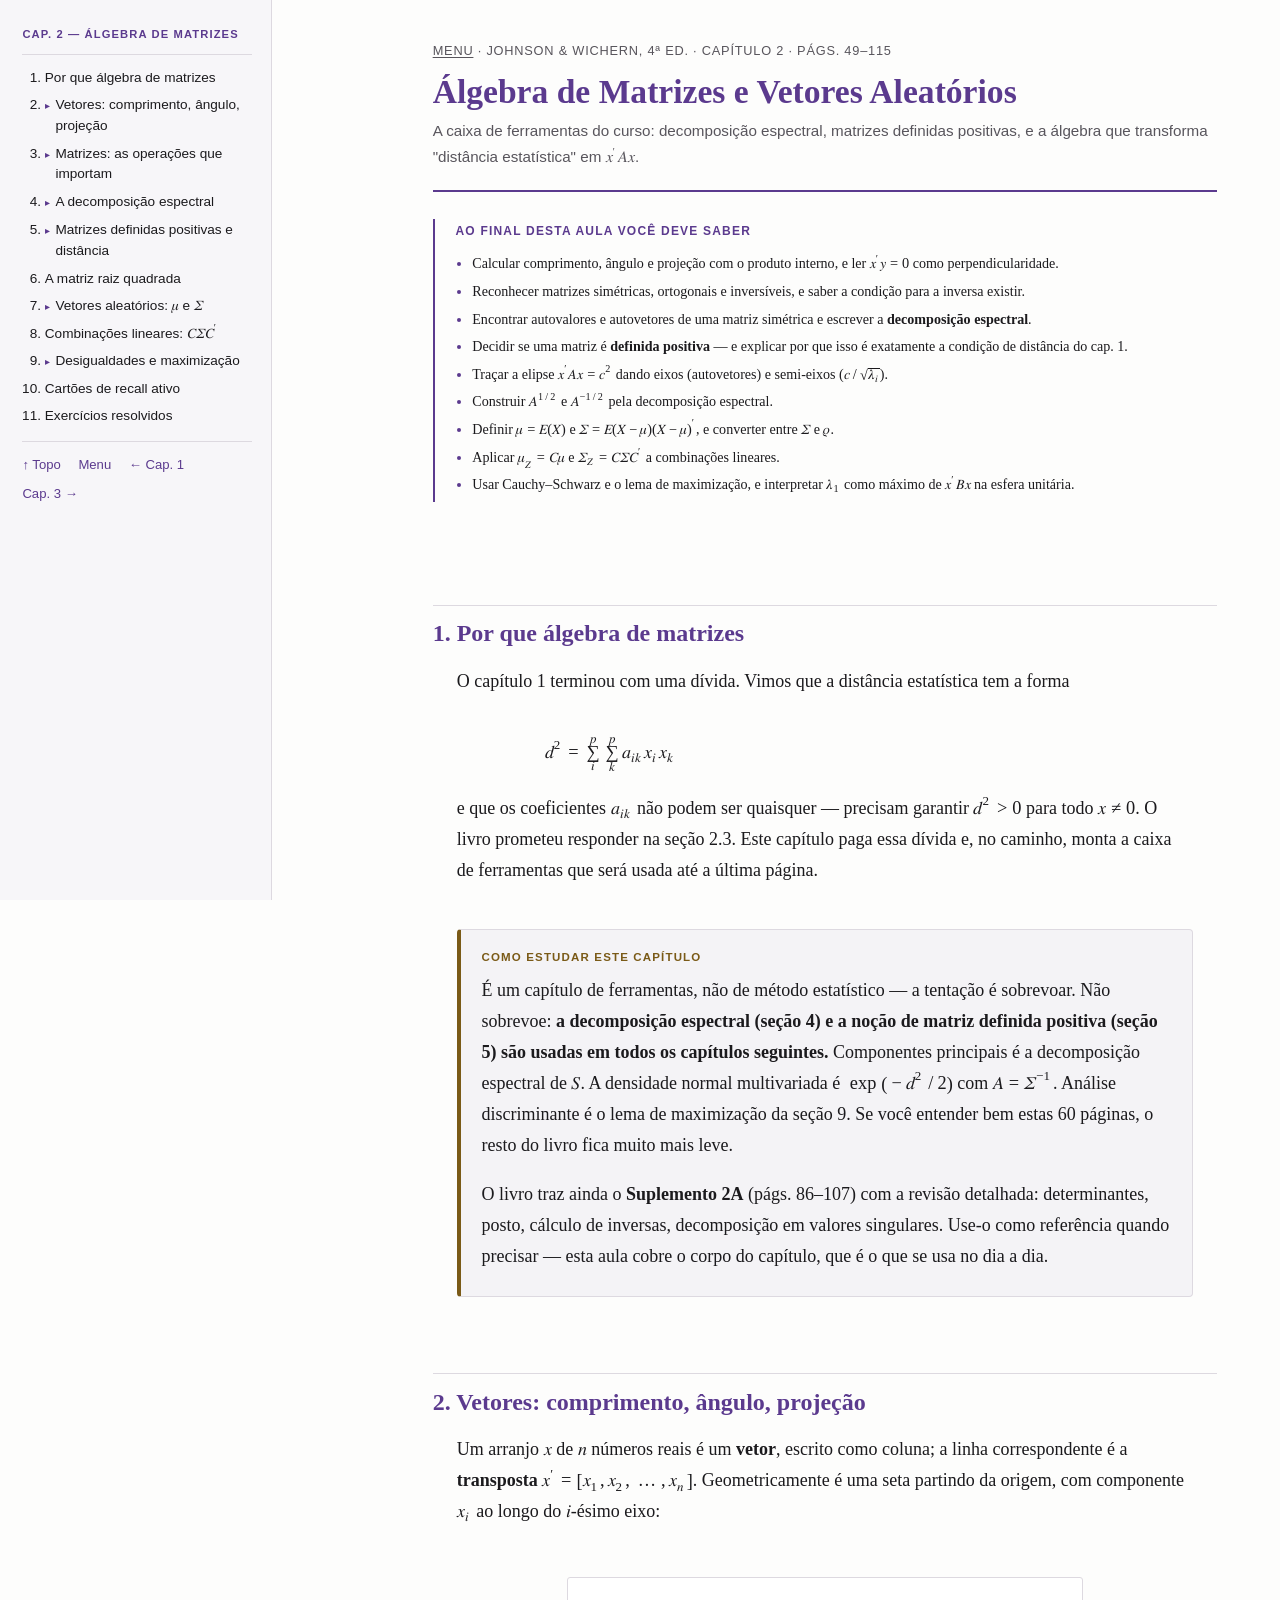
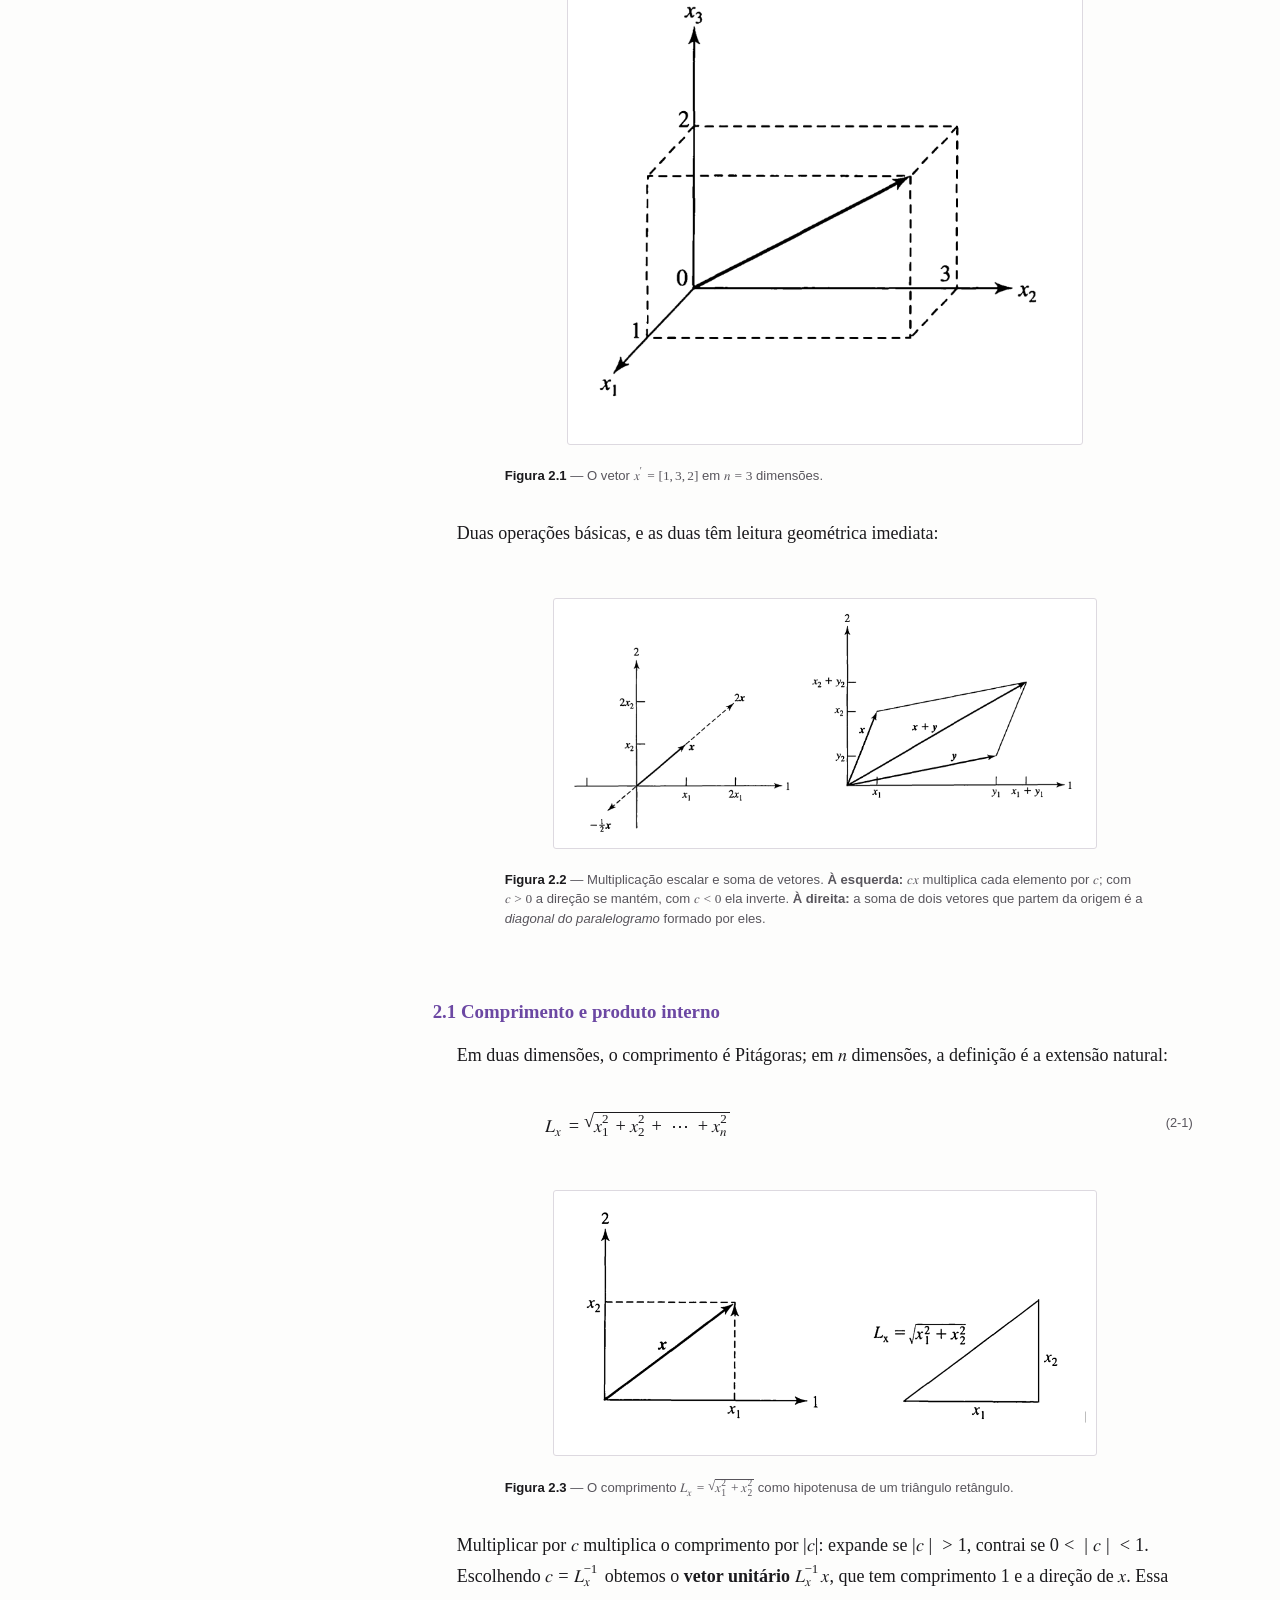
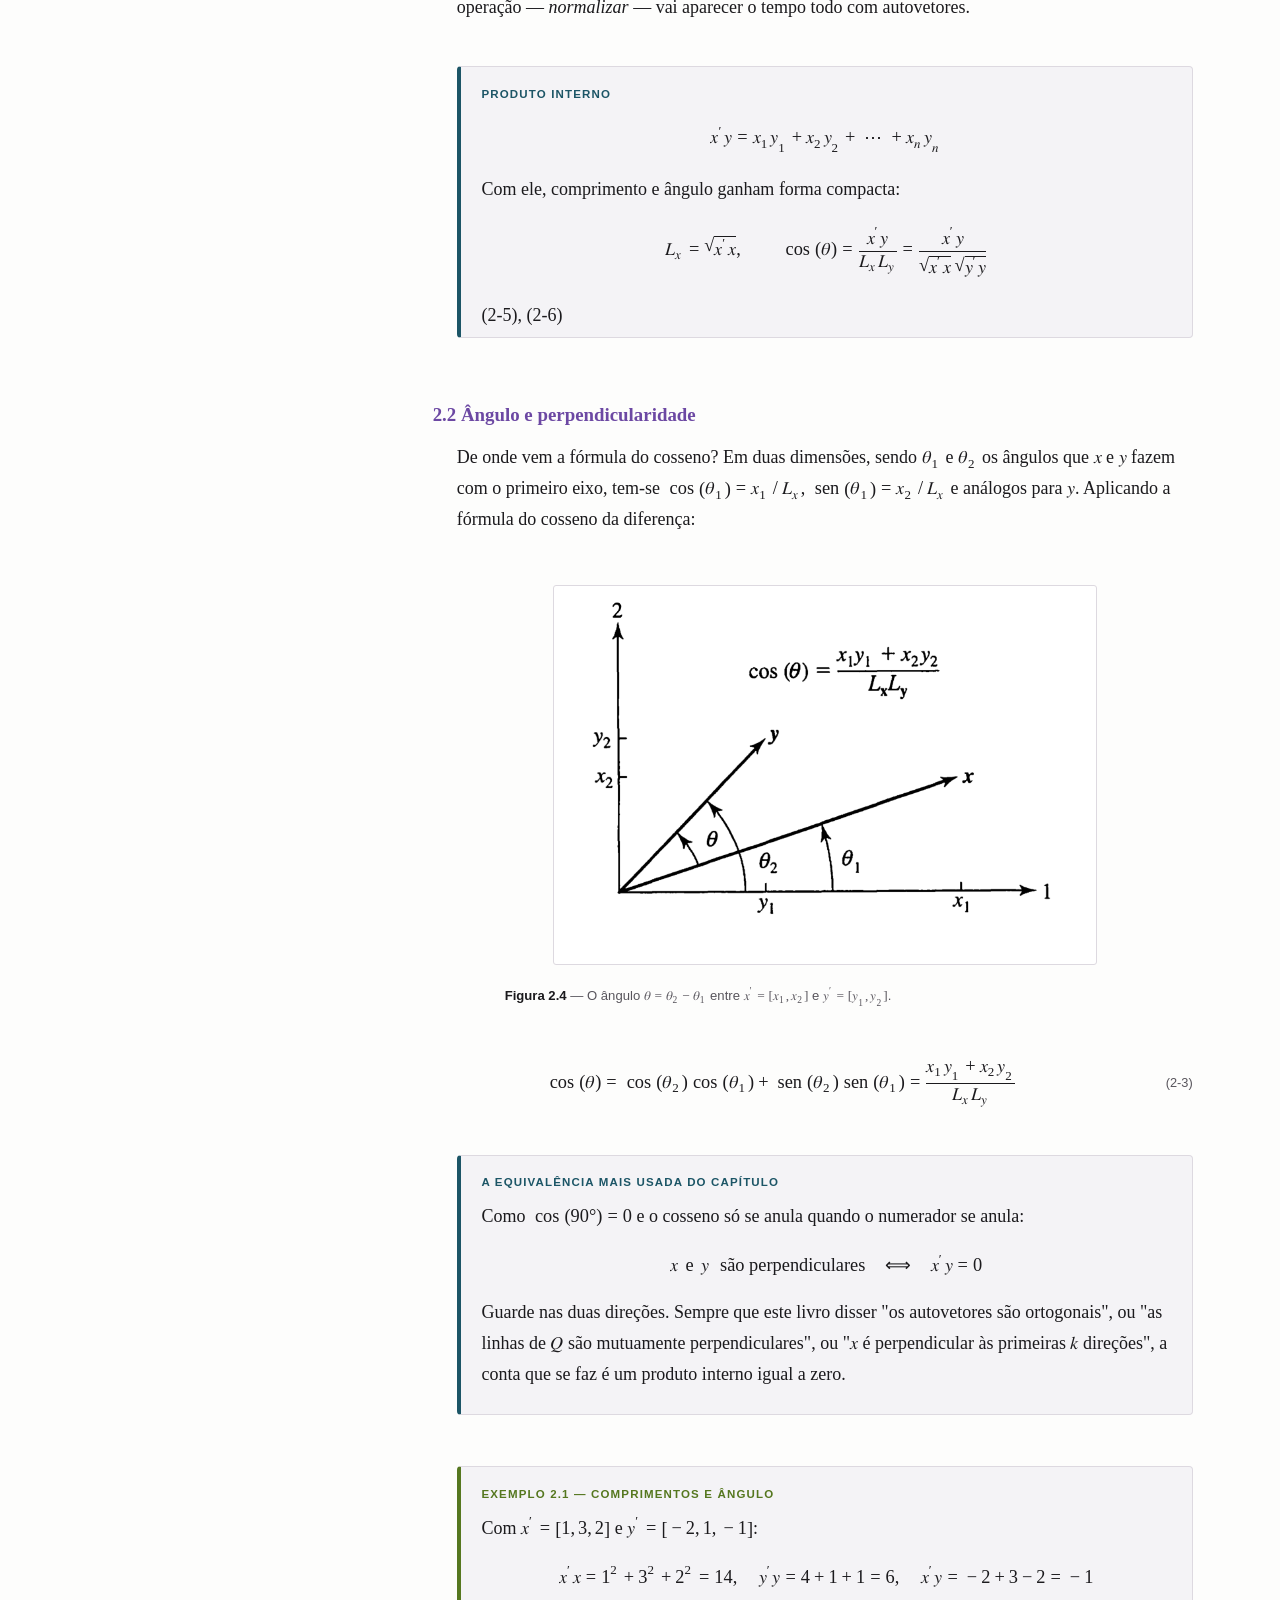
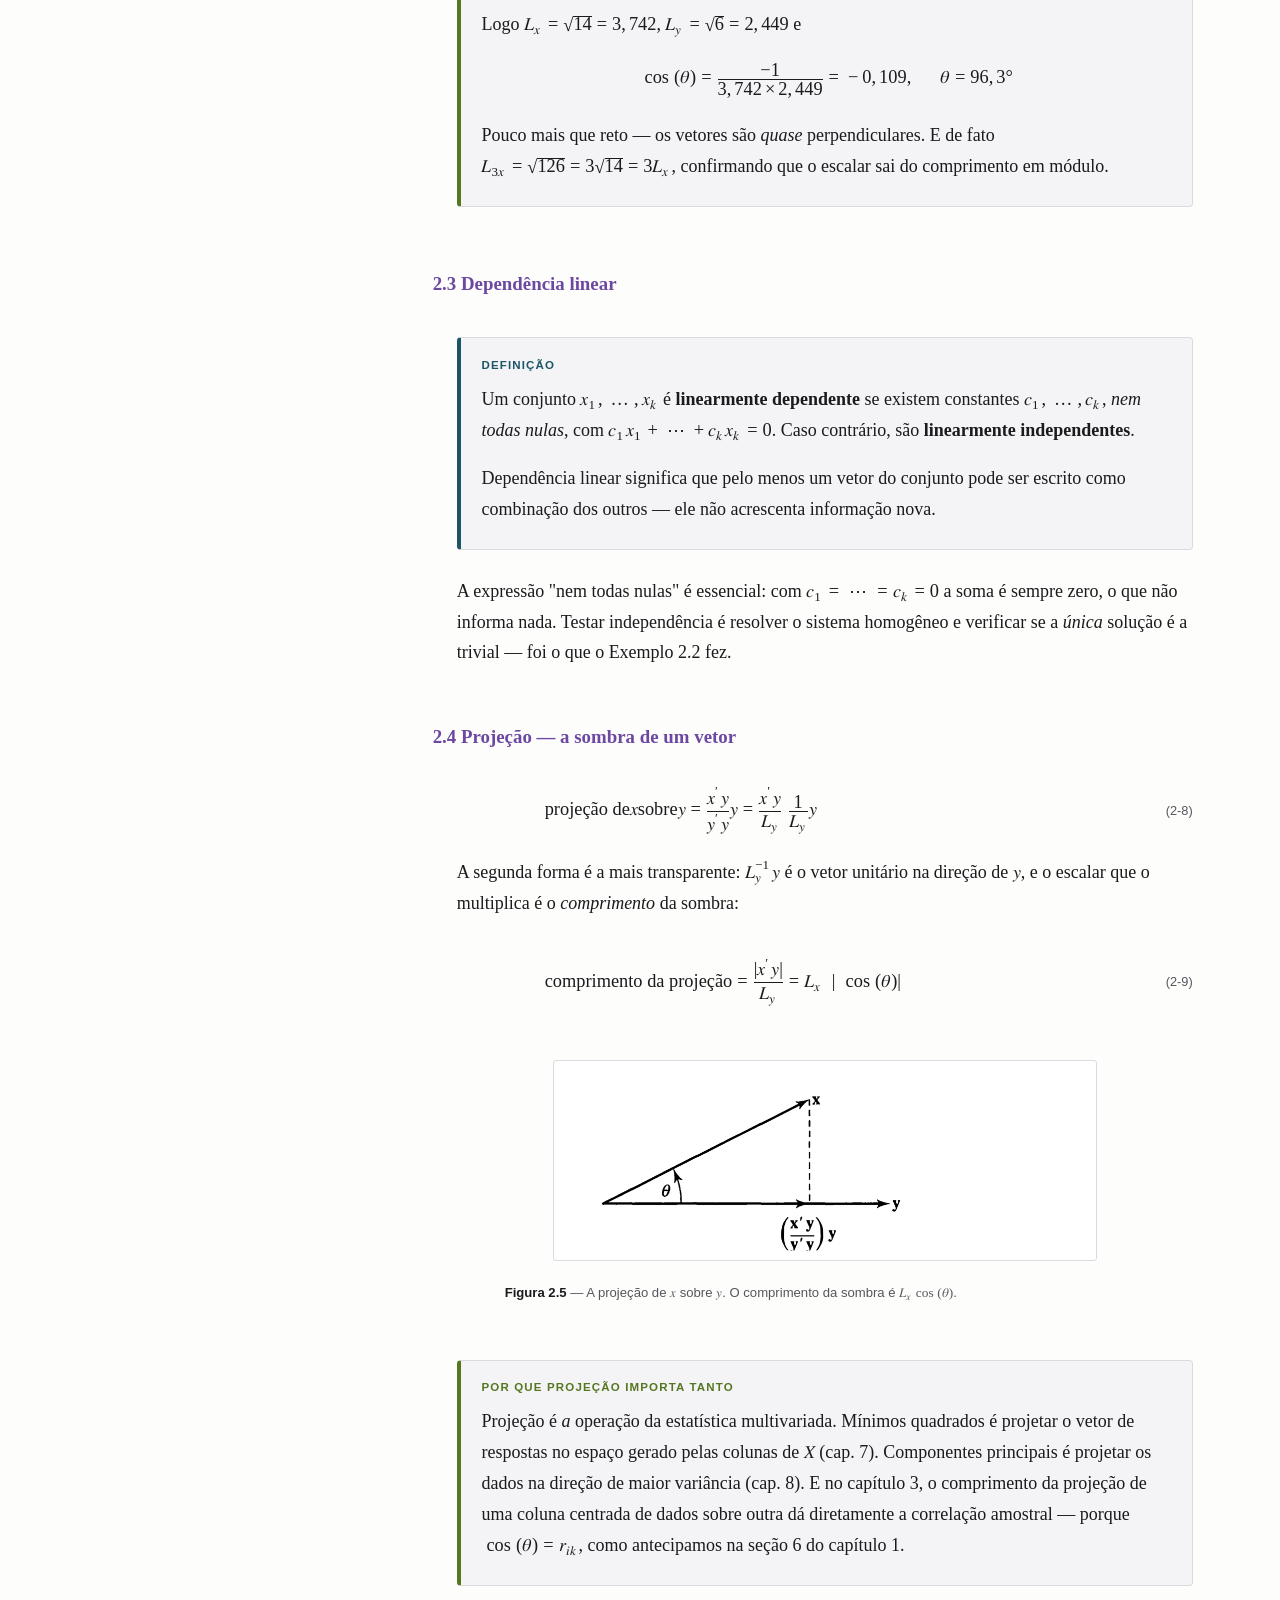
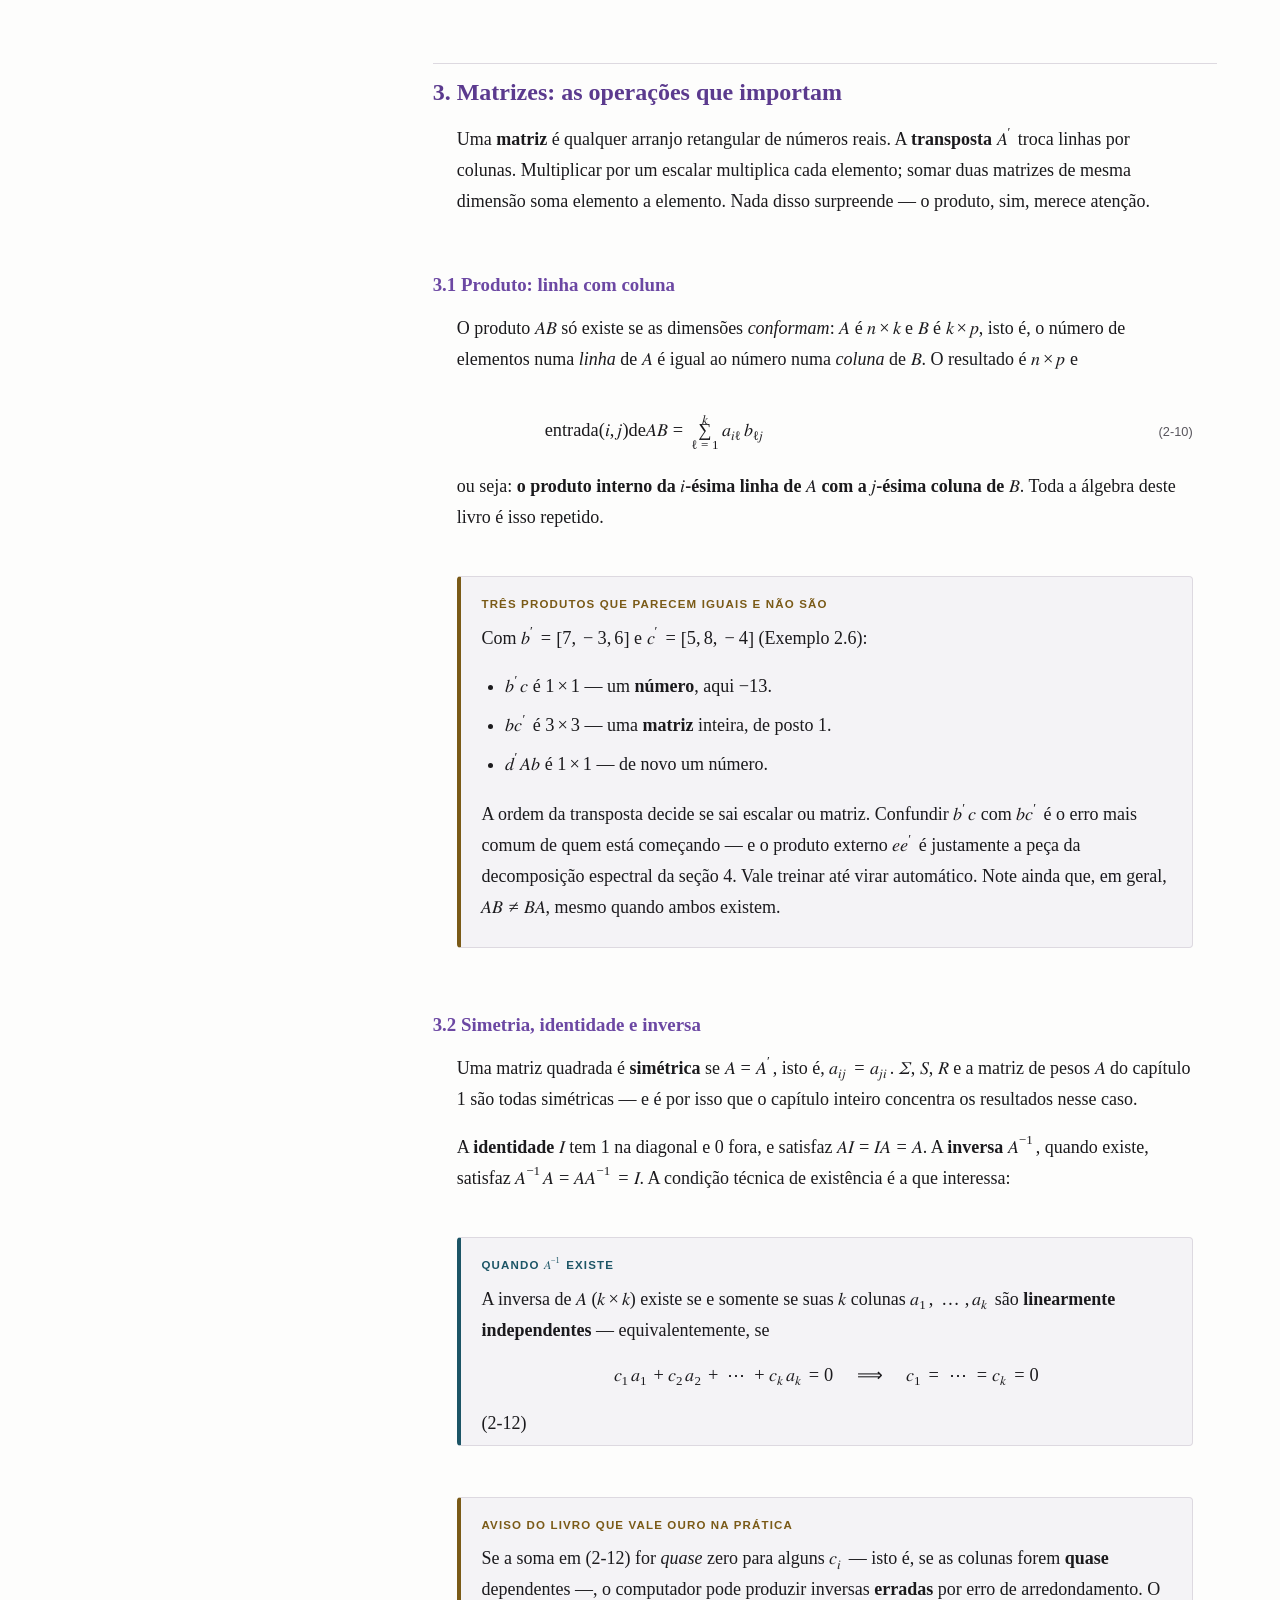
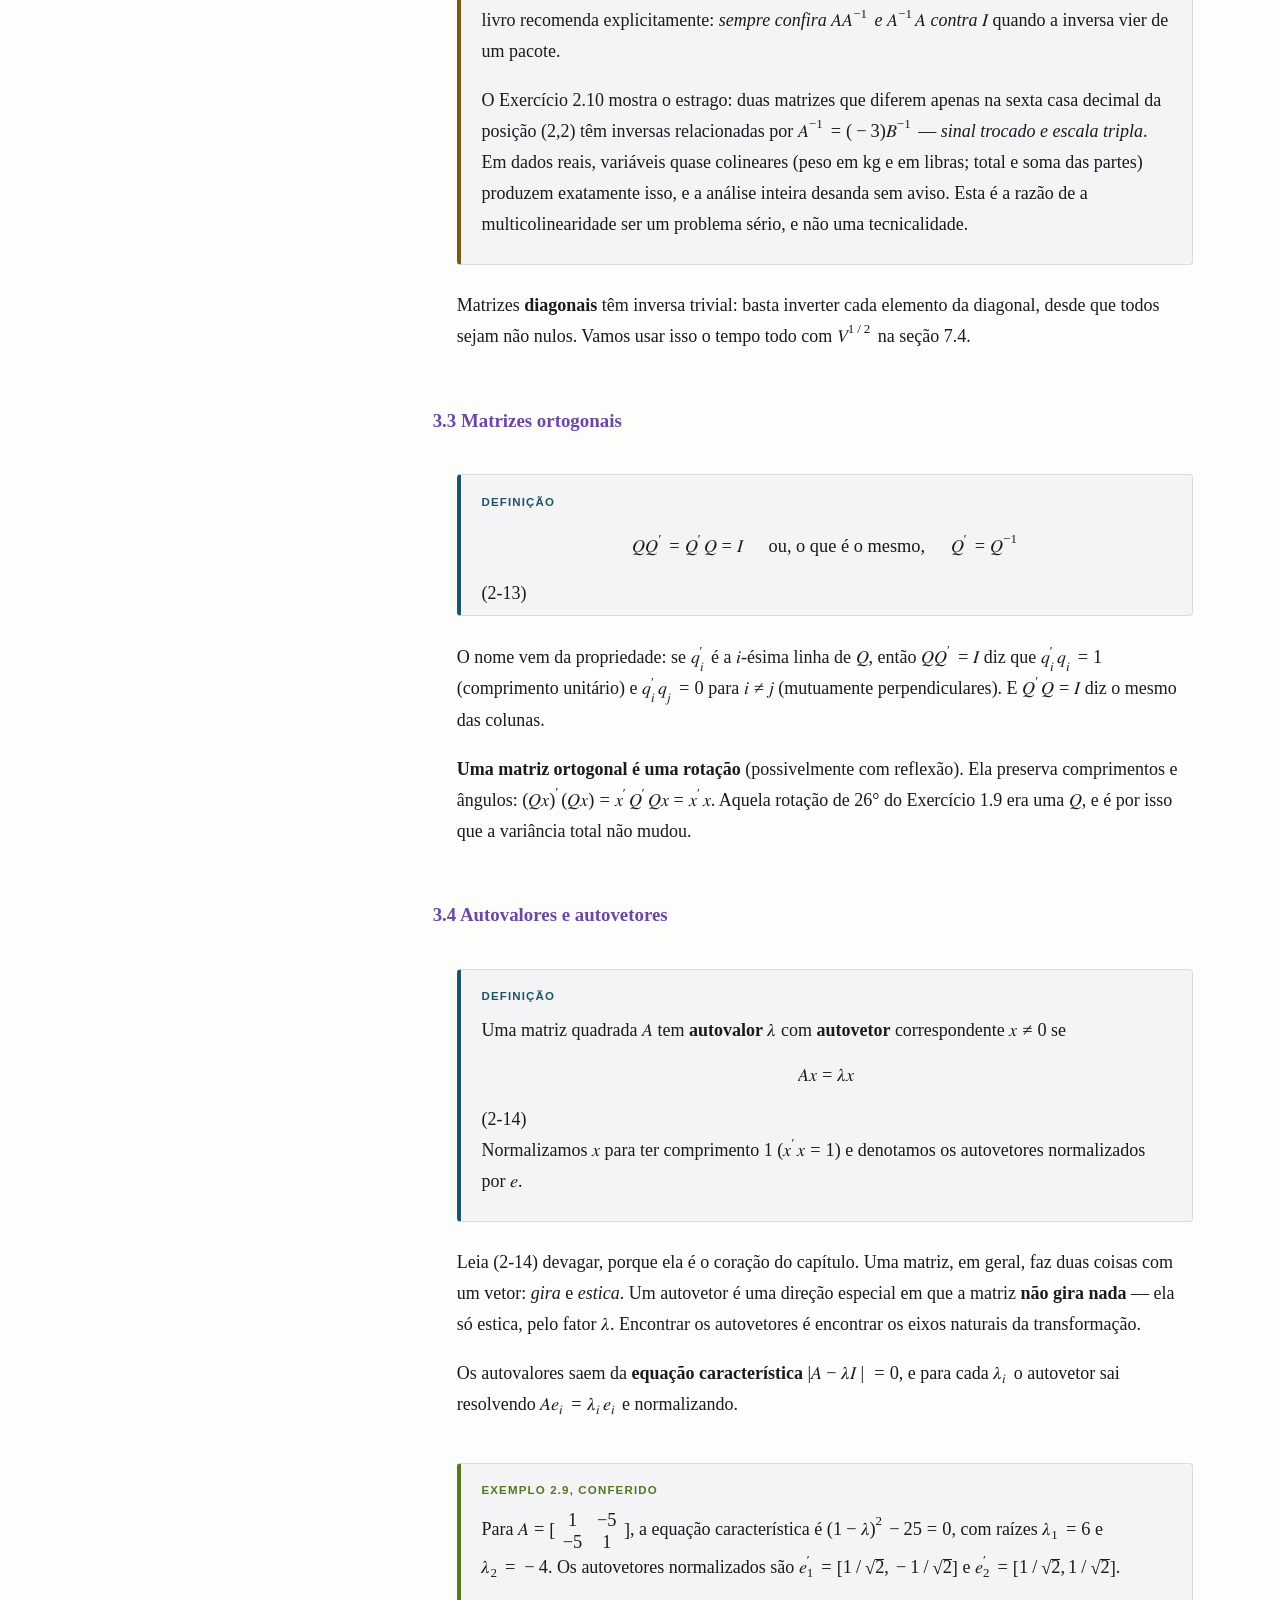
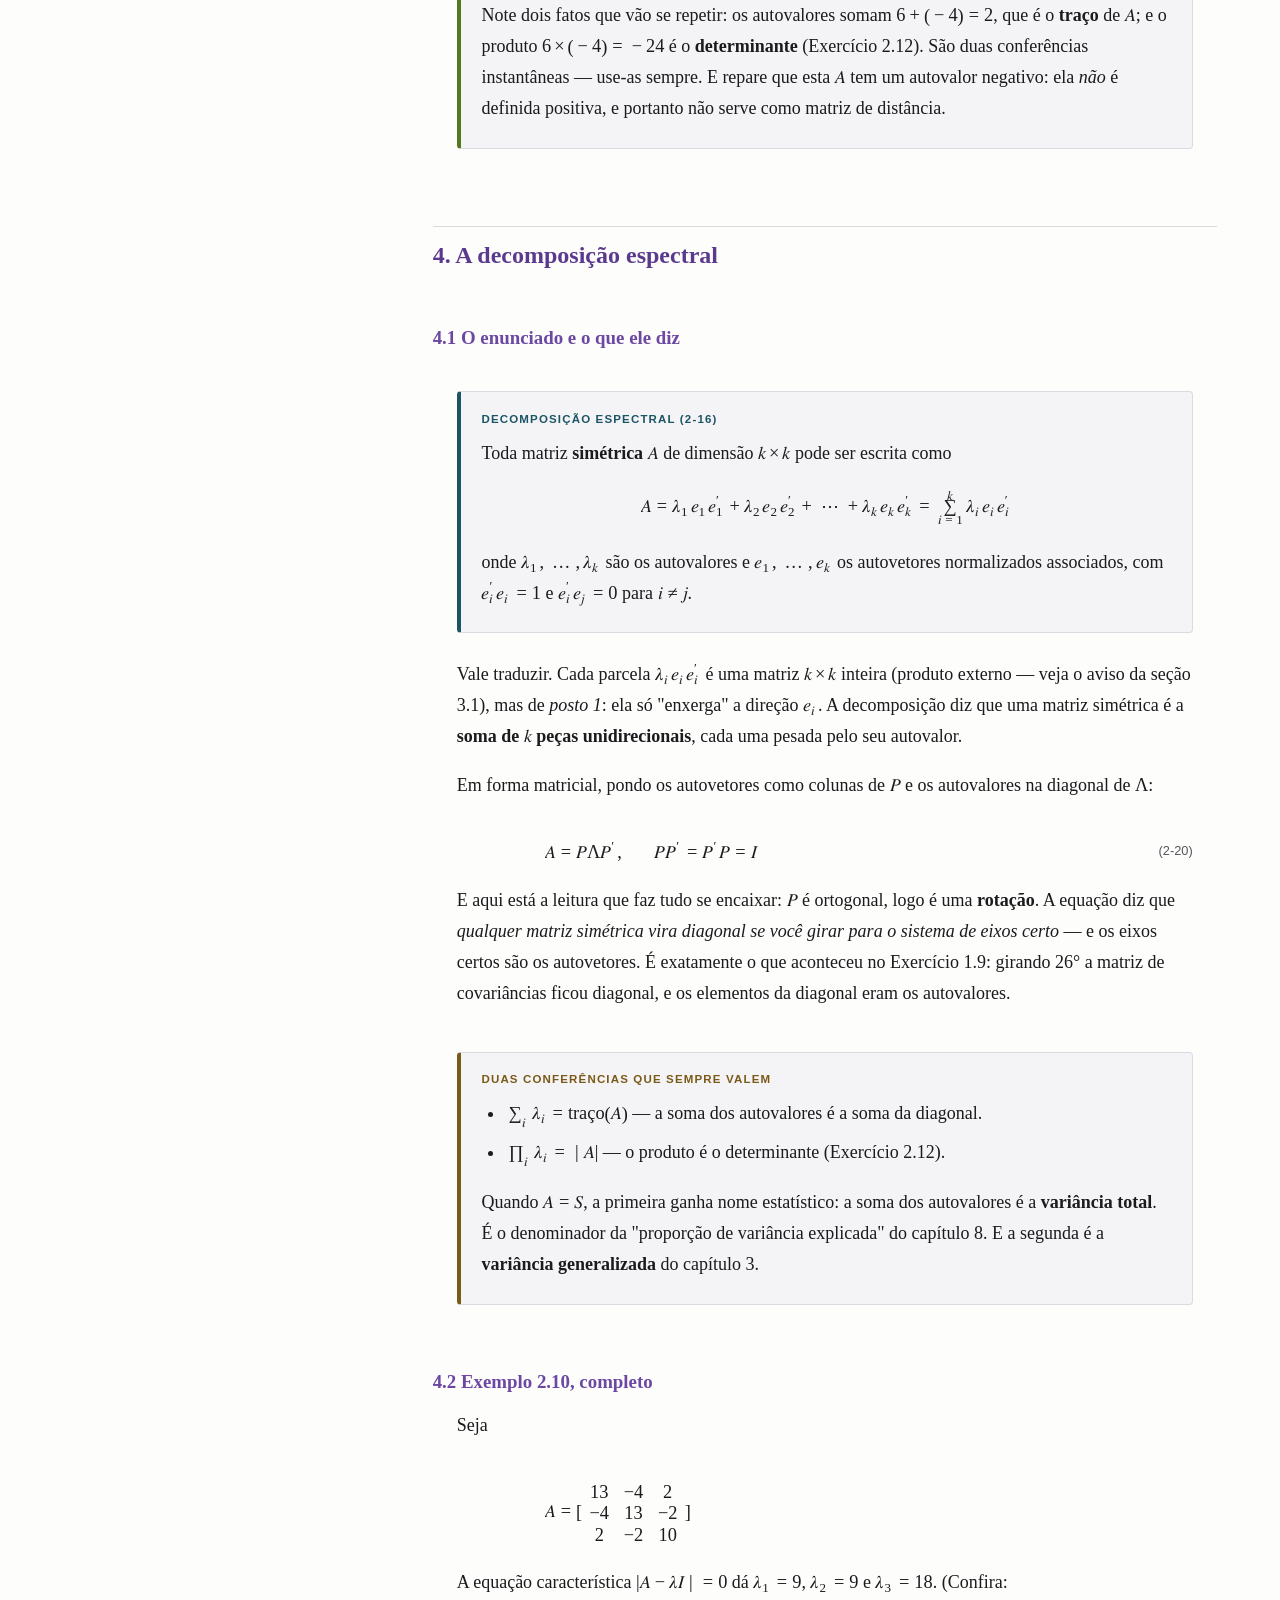
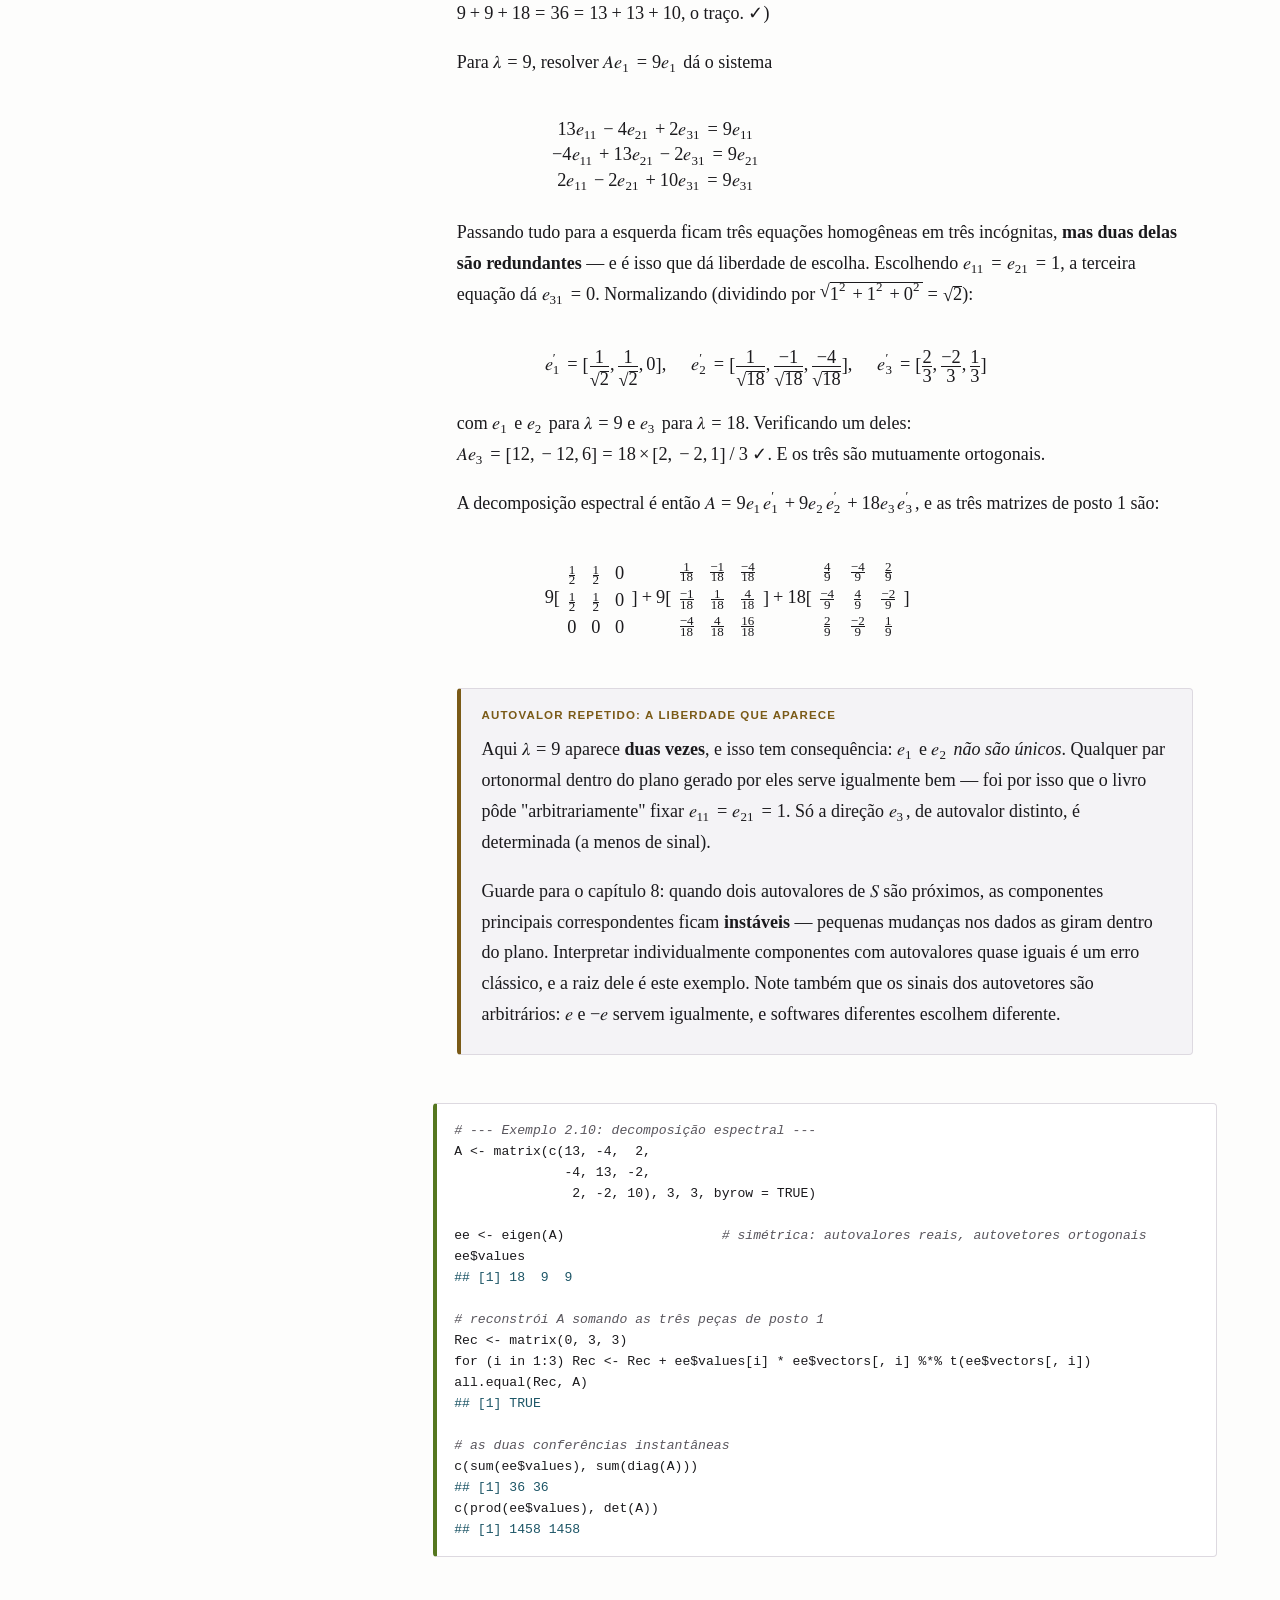
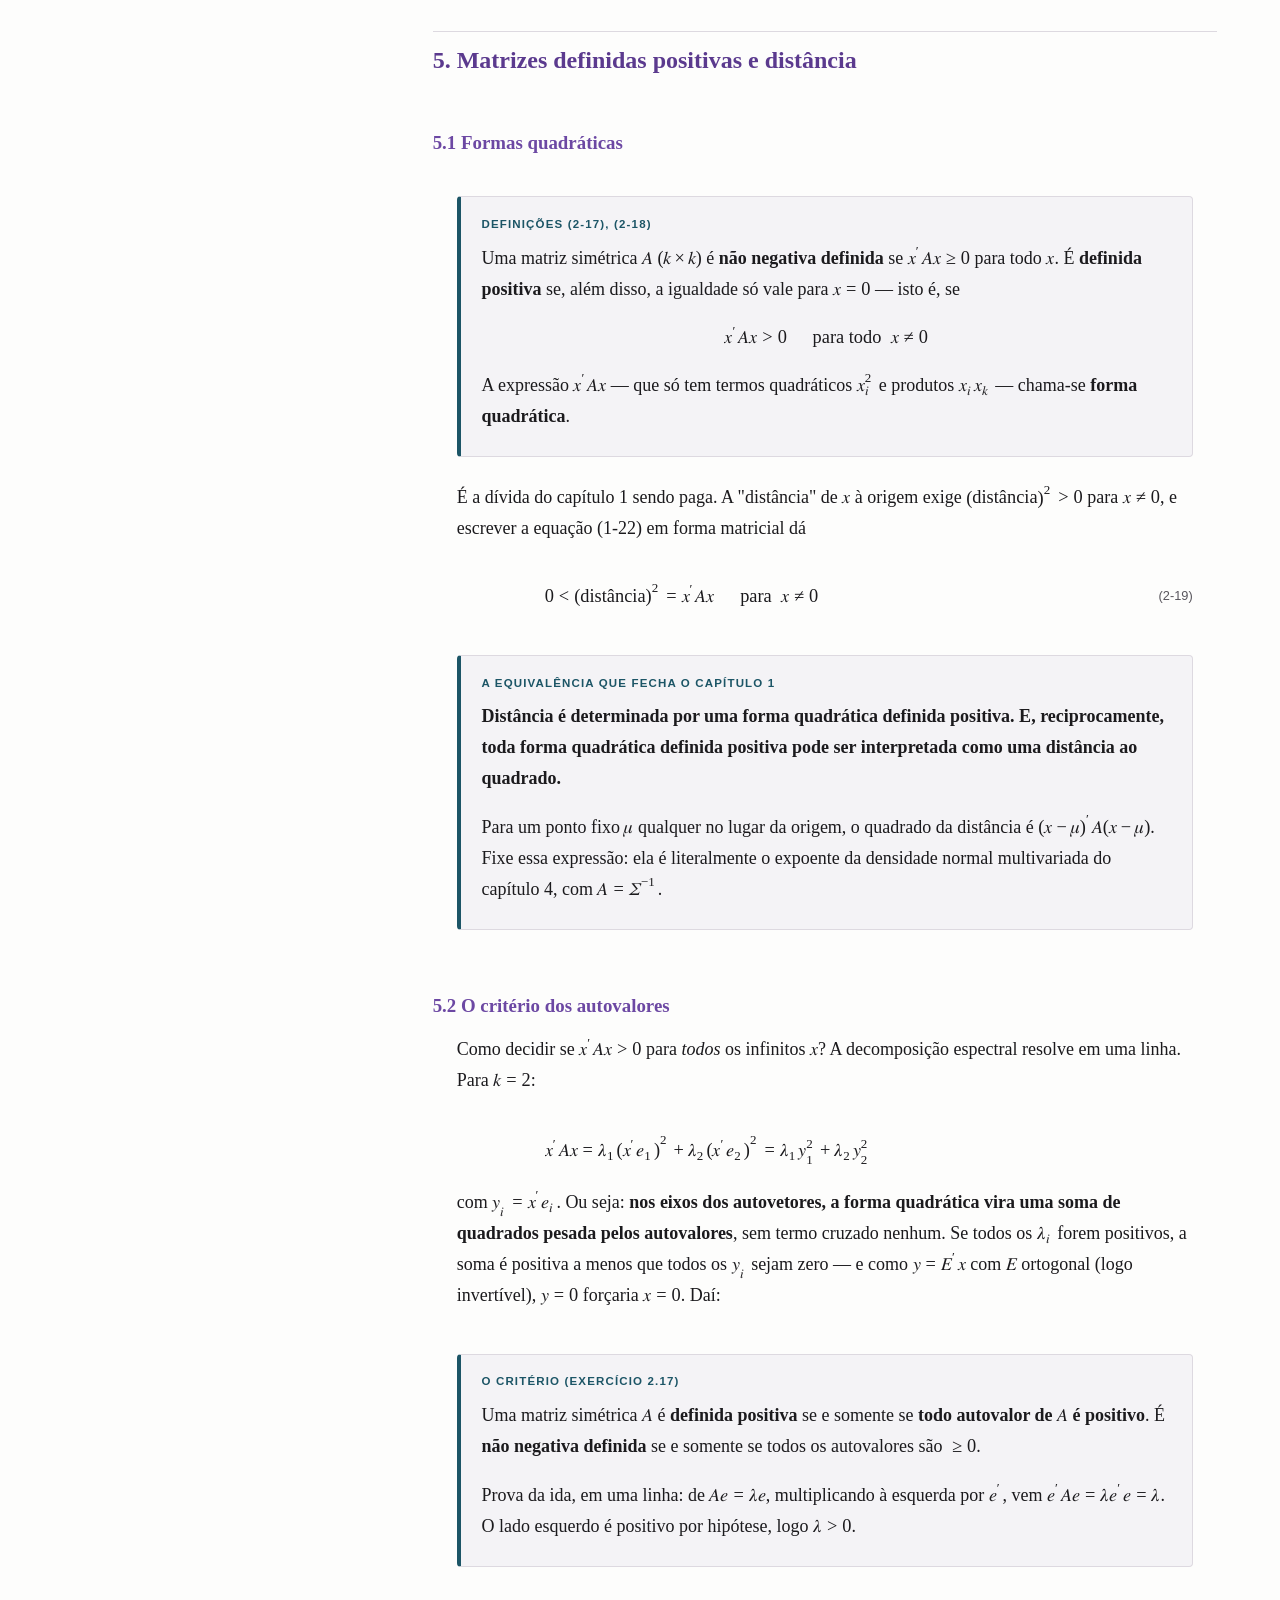
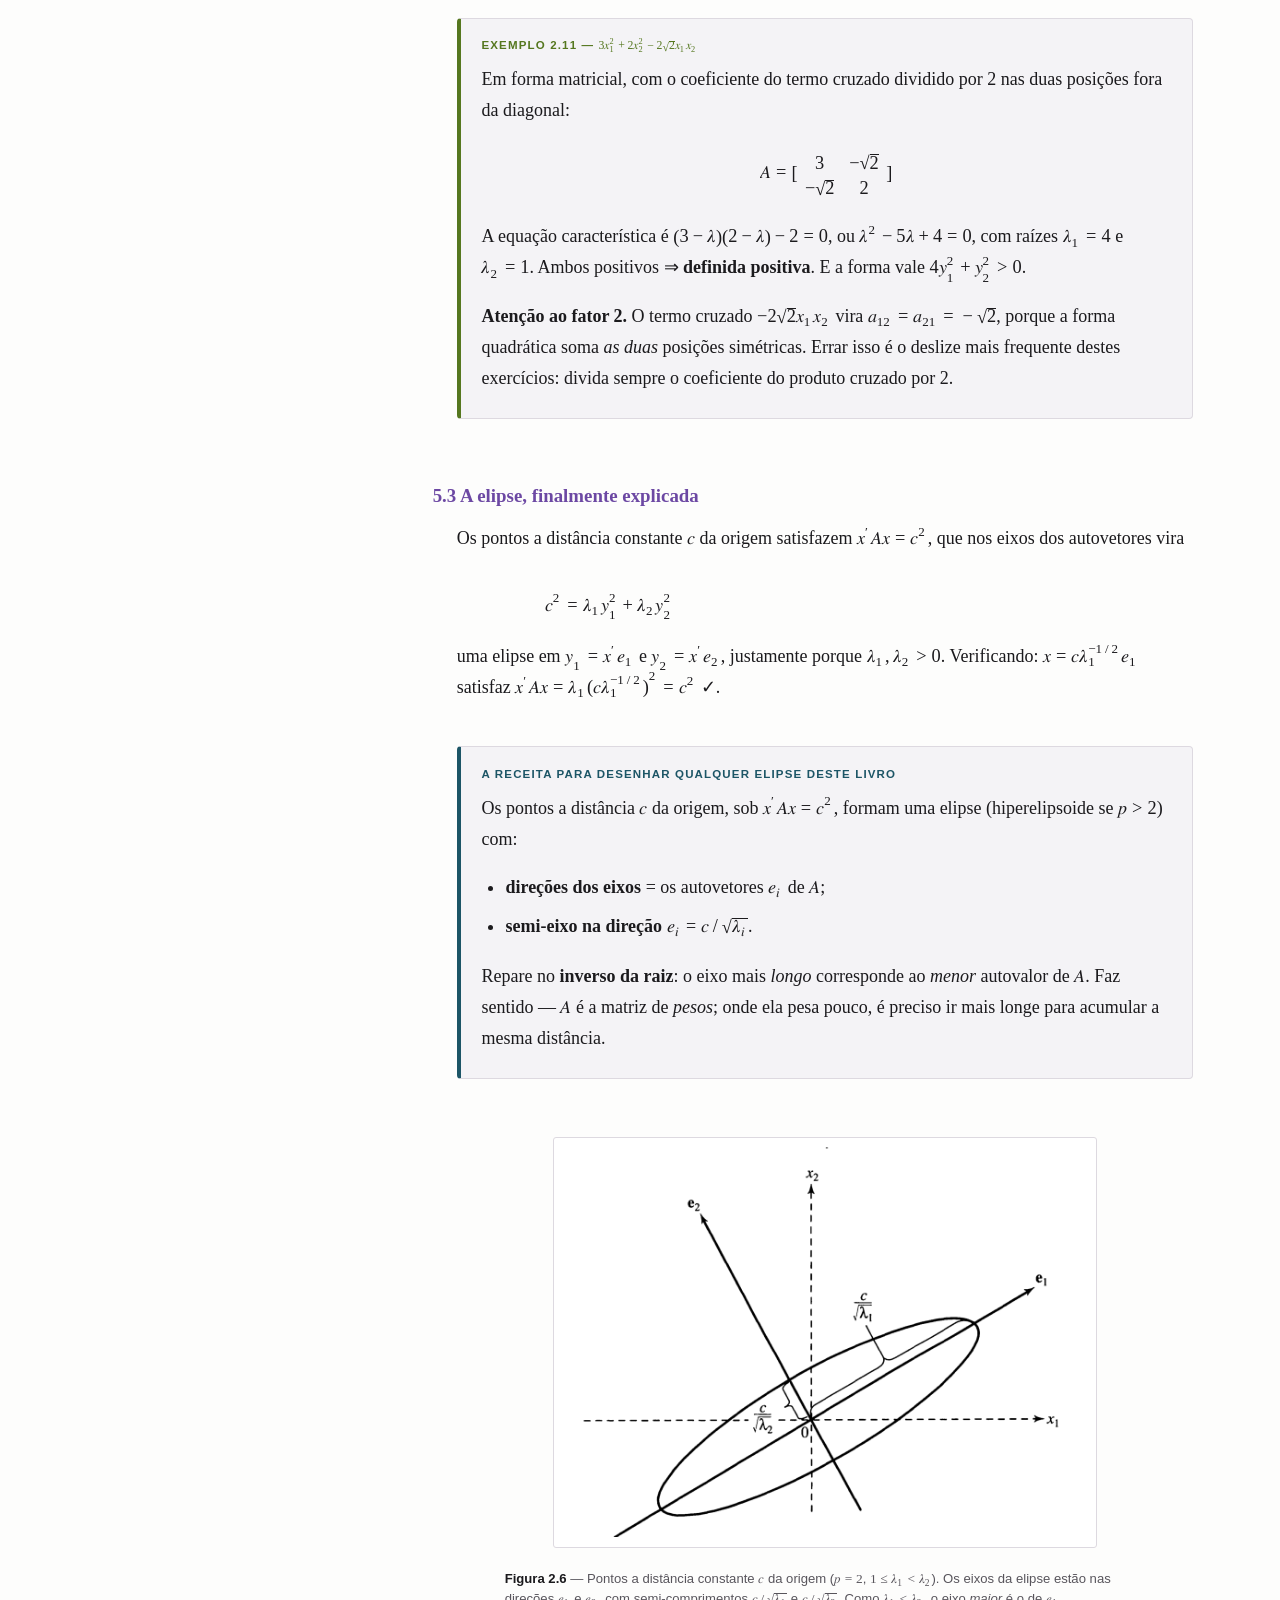
<file: estudo/cap02/02-00-algebra-de-matrizes-e-vetores-aleatorios.html>
<!DOCTYPE html>
<html lang="pt-BR">
<head>
<meta charset="utf-8">
<meta name="viewport" content="width=device-width, initial-scale=1">
<!-- Caderno de estudo pessoal: reproduz figuras de obra protegida
     (Johnson & Wichern, Prentice Hall) para uso próprio. Fora dos buscadores. -->
<meta name="robots" content="noindex, nofollow">
<title>Cap. 2 — Álgebra de Matrizes e Vetores Aleatórios</title>
<link rel="stylesheet" href="../assets/tema.css?v=1">
<link rel="stylesheet" href="../assets/estilo.css?v=1">
</head>
<body>

<details class="menu-lateral" open>
  <summary>Índice da aula</summary>
  <nav class="painel">
    <p class="painel-titulo">Cap. 2 — Álgebra de Matrizes</p>
    <ol>
      <li><a href="#s1">Por que álgebra de matrizes</a></li>
      <li><details class="sub">
        <summary><a href="#s2">Vetores: comprimento, ângulo, projeção</a></summary>
        <ul class="subitens">
          <li><a href="#s2-1">2.1 Comprimento e produto interno</a></li>
          <li><a href="#s2-2">2.2 Ângulo e perpendicularidade</a></li>
          <li><a href="#s2-3">2.3 Dependência linear</a></li>
          <li><a href="#s2-4">2.4 Projeção — a sombra de um vetor</a></li>
        </ul>
      </details></li>
      <li><details class="sub">
        <summary><a href="#s3">Matrizes: as operações que importam</a></summary>
        <ul class="subitens">
          <li><a href="#s3-1">3.1 Produto: linha com coluna</a></li>
          <li><a href="#s3-2">3.2 Simetria, identidade e inversa</a></li>
          <li><a href="#s3-3">3.3 Matrizes ortogonais</a></li>
          <li><a href="#s3-4">3.4 Autovalores e autovetores</a></li>
        </ul>
      </details></li>
      <li><details class="sub">
        <summary><a href="#s4">A decomposição espectral</a></summary>
        <ul class="subitens">
          <li><a href="#s4-1">4.1 O enunciado e o que ele diz</a></li>
          <li><a href="#s4-2">4.2 Exemplo 2.10, completo</a></li>
        </ul>
      </details></li>
      <li><details class="sub">
        <summary><a href="#s5">Matrizes definidas positivas e distância</a></summary>
        <ul class="subitens">
          <li><a href="#s5-1">5.1 Formas quadráticas</a></li>
          <li><a href="#s5-2">5.2 O critério dos autovalores</a></li>
          <li><a href="#s5-3">5.3 A elipse, finalmente explicada</a></li>
        </ul>
      </details></li>
      <li><a href="#s6">A matriz raiz quadrada</a></li>
      <li><details class="sub">
        <summary><a href="#s7">Vetores aleatórios: <math><mi mathvariant="bold">μ</mi></math> e <math><mi mathvariant="bold">Σ</mi></math></a></summary>
        <ul class="subitens">
          <li><a href="#s7-1">7.1 Esperança de uma matriz aleatória</a></li>
          <li><a href="#s7-2">7.2 O vetor de médias e a matriz de covariâncias</a></li>
          <li><a href="#s7-3">7.3 Independência × covariância nula</a></li>
          <li><a href="#s7-4">7.4 De <math><mi mathvariant="bold">Σ</mi></math> para <math><mi mathvariant="bold">ρ</mi></math> e de volta</a></li>
          <li><a href="#s7-5">7.5 Particionando <math><mi mathvariant="bold">Σ</mi></math></a></li>
        </ul>
      </details></li>
      <li><a href="#s8">Combinações lineares: <math><mi>C</mi><mi mathvariant="bold">Σ</mi><msup><mi>C</mi><mo>′</mo></msup></math></a></li>
      <li><details class="sub">
        <summary><a href="#s9">Desigualdades e maximização</a></summary>
        <ul class="subitens">
          <li><a href="#s9-1">9.1 Cauchy–Schwarz</a></li>
          <li><a href="#s9-2">9.2 A versão estendida e o lema de maximização</a></li>
          <li><a href="#s9-3">9.3 Autovalores como valores extremos</a></li>
        </ul>
      </details></li>
      <li><a href="#recall">Cartões de recall ativo</a></li>
      <li><a href="#exercicios">Exercícios resolvidos</a></li>
    </ol>
    <p class="extras">
      <a href="#topo">↑ Topo</a>
      <a href="../index.html">Menu</a>
      <a href="../cap01/01-00-aspectos-da-analise-multivariada.html">← Cap. 1</a>
      <a href="../cap03/03-00-geometria-da-amostra-e-amostragem-aleatoria.html">Cap. 3 →</a>
    </p>
  </nav>
</details>

<div class="pagina" id="topo">

<header class="topo">
  <p class="migalha"><a href="../index.html">Menu</a> · Johnson &amp; Wichern, 4ª ed. · Capítulo 2 · págs. 49–115</p>
  <h1>Álgebra de Matrizes e Vetores Aleatórios</h1>
  <p class="subtitulo">A caixa de ferramentas do curso: decomposição espectral, matrizes definidas positivas, e a álgebra que transforma "distância estatística" em <math><msup><mi mathvariant="bold">x</mi><mo>′</mo></msup><mi>A</mi><mi mathvariant="bold">x</mi></math>.</p>
</header>

<div class="caixa objetivo">
  <span class="rotulo">Ao final desta aula você deve saber</span>
  <ul>
    <li>Calcular comprimento, ângulo e projeção com o produto interno, e ler <math><msup><mi mathvariant="bold">x</mi><mo>′</mo></msup><mi mathvariant="bold">y</mi><mo>=</mo><mn>0</mn></math> como perpendicularidade.</li>
    <li>Reconhecer matrizes simétricas, ortogonais e inversíveis, e saber a condição para a inversa existir.</li>
    <li>Encontrar autovalores e autovetores de uma matriz simétrica e escrever a <strong>decomposição espectral</strong>.</li>
    <li>Decidir se uma matriz é <strong>definida positiva</strong> — e explicar por que isso é exatamente a condição de distância do cap. 1.</li>
    <li>Traçar a elipse <math><msup><mi mathvariant="bold">x</mi><mo>′</mo></msup><mi>A</mi><mi mathvariant="bold">x</mi><mo>=</mo><msup><mi>c</mi><mn>2</mn></msup></math> dando eixos (autovetores) e semi-eixos (<math><mi>c</mi><mo>/</mo><msqrt><msub><mi>λ</mi><mi>i</mi></msub></msqrt></math>).</li>
    <li>Construir <math><msup><mi>A</mi><mrow><mn>1</mn><mo>/</mo><mn>2</mn></mrow></msup></math> e <math><msup><mi>A</mi><mrow><mo>−</mo><mn>1</mn><mo>/</mo><mn>2</mn></mrow></msup></math> pela decomposição espectral.</li>
    <li>Definir <math><mi mathvariant="bold">μ</mi><mo>=</mo><mi>E</mi><mo>(</mo><mi mathvariant="bold">X</mi><mo>)</mo></math> e <math><mi mathvariant="bold">Σ</mi><mo>=</mo><mi>E</mi><mo>(</mo><mi mathvariant="bold">X</mi><mo>−</mo><mi mathvariant="bold">μ</mi><mo>)</mo><msup><mrow><mo>(</mo><mi mathvariant="bold">X</mi><mo>−</mo><mi mathvariant="bold">μ</mi><mo>)</mo></mrow><mo>′</mo></msup></math>, e converter entre <math><mi mathvariant="bold">Σ</mi></math> e <math><mi mathvariant="bold">ρ</mi></math>.</li>
    <li>Aplicar <math><msub><mi mathvariant="bold">μ</mi><mi>Z</mi></msub><mo>=</mo><mi>C</mi><mi mathvariant="bold">μ</mi></math> e <math><msub><mi mathvariant="bold">Σ</mi><mi>Z</mi></msub><mo>=</mo><mi>C</mi><mi mathvariant="bold">Σ</mi><msup><mi>C</mi><mo>′</mo></msup></math> a combinações lineares.</li>
    <li>Usar Cauchy–Schwarz e o lema de maximização, e interpretar <math><msub><mi>λ</mi><mn>1</mn></msub></math> como máximo de <math><msup><mi mathvariant="bold">x</mi><mo>′</mo></msup><mi>B</mi><mi mathvariant="bold">x</mi></math> na esfera unitária.</li>
  </ul>
</div>



<h2 id="s1">1. Por que álgebra de matrizes</h2>

<p>O capítulo 1 terminou com uma dívida. Vimos que a distância estatística tem a forma</p>

<div class="eq">
<math display="block"><mrow><msup><mi>d</mi><mn>2</mn></msup><mo>=</mo><munderover><mo>∑</mo><mi>i</mi><mi>p</mi></munderover><munderover><mo>∑</mo><mi>k</mi><mi>p</mi></munderover><msub><mi>a</mi><mrow><mi>i</mi><mi>k</mi></mrow></msub><msub><mi>x</mi><mi>i</mi></msub><msub><mi>x</mi><mi>k</mi></msub></mrow></math>
</div>

<p>e que os coeficientes <math><msub><mi>a</mi><mrow><mi>i</mi><mi>k</mi></mrow></msub></math> não podem ser quaisquer — precisam garantir <math><msup><mi>d</mi><mn>2</mn></msup><mo>&gt;</mo><mn>0</mn></math> para todo <math><mi mathvariant="bold">x</mi><mo>≠</mo><mn>0</mn></math>. O livro prometeu responder na seção 2.3. Este capítulo paga essa dívida e, no caminho, monta a caixa de ferramentas que será usada até a última página.</p>

<div class="caixa aviso">
  <span class="rotulo">Como estudar este capítulo</span>
  <p>É um capítulo de ferramentas, não de método estatístico — a tentação é sobrevoar. Não sobrevoe: <strong>a decomposição espectral (seção 4) e a noção de matriz definida positiva (seção 5) são usadas em todos os capítulos seguintes.</strong> Componentes principais é a decomposição espectral de <math><mi>S</mi></math>. A densidade normal multivariada é <math><mo>exp</mo><mo>(</mo><mo>−</mo><msup><mi>d</mi><mn>2</mn></msup><mo>/</mo><mn>2</mn><mo>)</mo></math> com <math><mi>A</mi><mo>=</mo><msup><mi mathvariant="bold">Σ</mi><mrow><mo>−</mo><mn>1</mn></mrow></msup></math>. Análise discriminante é o lema de maximização da seção 9. Se você entender bem estas 60 páginas, o resto do livro fica muito mais leve.</p>
  <p>O livro traz ainda o <strong>Suplemento 2A</strong> (págs. 86–107) com a revisão detalhada: determinantes, posto, cálculo de inversas, decomposição em valores singulares. Use-o como referência quando precisar — esta aula cobre o corpo do capítulo, que é o que se usa no dia a dia.</p>
</div>


<h2 id="s2">2. Vetores: comprimento, ângulo, projeção</h2>

<p>Um arranjo <math><mi mathvariant="bold">x</mi></math> de <math><mi>n</mi></math> números reais é um <strong>vetor</strong>, escrito como coluna; a linha correspondente é a <strong>transposta</strong> <math><msup><mi mathvariant="bold">x</mi><mo>′</mo></msup><mo>=</mo><mo>[</mo><msub><mi>x</mi><mn>1</mn></msub><mo>,</mo><msub><mi>x</mi><mn>2</mn></msub><mo>,</mo><mo>…</mo><mo>,</mo><msub><mi>x</mi><mi>n</mi></msub><mo>]</mo></math>. Geometricamente é uma seta partindo da origem, com componente <math><msub><mi>x</mi><mi>i</mi></msub></math> ao longo do <math><mi>i</mi></math>-ésimo eixo:</p>

<figure>
  <img src="img/fig-02-01.png" alt="Vetor desenhado em três dimensões dentro de uma caixa tracejada, com componentes 1, 3 e 2 nos eixos x1, x2 e x3.">
  <figcaption><b>Figura 2.1</b> — O vetor <math><msup><mi mathvariant="bold">x</mi><mo>′</mo></msup><mo>=</mo><mo>[</mo><mn>1</mn><mo>,</mo><mn>3</mn><mo>,</mo><mn>2</mn><mo>]</mo></math> em <math><mi>n</mi><mo>=</mo><mn>3</mn></math> dimensões.</figcaption>
</figure>

<p>Duas operações básicas, e as duas têm leitura geométrica imediata:</p>

<figure>
  <img src="img/fig-02-02.png" alt="À esquerda, multiplicação escalar: o vetor 2x é o dobro e -x/2 aponta para o lado oposto. À direita, a soma x+y como diagonal do paralelogramo.">
  <figcaption><b>Figura 2.2</b> — Multiplicação escalar e soma de vetores. <strong>À esquerda:</strong> <math><mi>c</mi><mi mathvariant="bold">x</mi></math> multiplica cada elemento por <math><mi>c</mi></math>; com <math><mi>c</mi><mo>&gt;</mo><mn>0</mn></math> a direção se mantém, com <math><mi>c</mi><mo>&lt;</mo><mn>0</mn></math> ela inverte. <strong>À direita:</strong> a soma de dois vetores que partem da origem é a <em>diagonal do paralelogramo</em> formado por eles.</figcaption>
</figure>

<h3 id="s2-1">2.1 Comprimento e produto interno</h3>

<p>Em duas dimensões, o comprimento é Pitágoras; em <math><mi>n</mi></math> dimensões, a definição é a extensão natural:</p>

<div class="eq">
<math display="block"><mrow><msub><mi>L</mi><mi mathvariant="bold">x</mi></msub><mo>=</mo><msqrt><mrow><msubsup><mi>x</mi><mn>1</mn><mn>2</mn></msubsup><mo>+</mo><msubsup><mi>x</mi><mn>2</mn><mn>2</mn></msubsup><mo>+</mo><mo>⋯</mo><mo>+</mo><msubsup><mi>x</mi><mi>n</mi><mn>2</mn></msubsup></mrow></msqrt></mrow></math>
<span class="num">(2-1)</span>
</div>

<figure>
  <img src="img/fig-02-03.png" alt="À esquerda, o vetor x no plano com suas componentes x1 e x2; à direita, o triângulo retângulo cuja hipotenusa é o comprimento de x.">
  <figcaption><b>Figura 2.3</b> — O comprimento <math><msub><mi>L</mi><mi mathvariant="bold">x</mi></msub><mo>=</mo><msqrt><mrow><msubsup><mi>x</mi><mn>1</mn><mn>2</mn></msubsup><mo>+</mo><msubsup><mi>x</mi><mn>2</mn><mn>2</mn></msubsup></mrow></msqrt></math> como hipotenusa de um triângulo retângulo.</figcaption>
</figure>

<p>Multiplicar por <math><mi>c</mi></math> multiplica o comprimento por <math><mo>|</mo><mi>c</mi><mo>|</mo></math>: expande se <math><mo>|</mo><mi>c</mi><mo>|</mo><mo>&gt;</mo><mn>1</mn></math>, contrai se <math><mn>0</mn><mo>&lt;</mo><mo>|</mo><mi>c</mi><mo>|</mo><mo>&lt;</mo><mn>1</mn></math>. Escolhendo <math><mi>c</mi><mo>=</mo><msubsup><mi>L</mi><mi mathvariant="bold">x</mi><mrow><mo>−</mo><mn>1</mn></mrow></msubsup></math> obtemos o <strong>vetor unitário</strong> <math><msubsup><mi>L</mi><mi mathvariant="bold">x</mi><mrow><mo>−</mo><mn>1</mn></mrow></msubsup><mi mathvariant="bold">x</mi></math>, que tem comprimento 1 e a direção de <math><mi mathvariant="bold">x</mi></math>. Essa operação — <em>normalizar</em> — vai aparecer o tempo todo com autovetores.</p>

<div class="caixa definicao">
  <span class="rotulo">Produto interno</span>
  <math display="block"><mrow><msup><mi mathvariant="bold">x</mi><mo>′</mo></msup><mi mathvariant="bold">y</mi><mo>=</mo><msub><mi>x</mi><mn>1</mn></msub><msub><mi>y</mi><mn>1</mn></msub><mo>+</mo><msub><mi>x</mi><mn>2</mn></msub><msub><mi>y</mi><mn>2</mn></msub><mo>+</mo><mo>⋯</mo><mo>+</mo><msub><mi>x</mi><mi>n</mi></msub><msub><mi>y</mi><mi>n</mi></msub></mrow></math>
  <p>Com ele, comprimento e ângulo ganham forma compacta:</p>
  <math display="block"><mrow><msub><mi>L</mi><mi mathvariant="bold">x</mi></msub><mo>=</mo><msqrt><mrow><msup><mi mathvariant="bold">x</mi><mo>′</mo></msup><mi mathvariant="bold">x</mi></mrow></msqrt><mo>,</mo><mspace width="2em"/><mo>cos</mo><mo>(</mo><mi>θ</mi><mo>)</mo><mo>=</mo><mfrac><mrow><msup><mi mathvariant="bold">x</mi><mo>′</mo></msup><mi mathvariant="bold">y</mi></mrow><mrow><msub><mi>L</mi><mi mathvariant="bold">x</mi></msub><msub><mi>L</mi><mi mathvariant="bold">y</mi></msub></mrow></mfrac><mo>=</mo><mfrac><mrow><msup><mi mathvariant="bold">x</mi><mo>′</mo></msup><mi mathvariant="bold">y</mi></mrow><mrow><msqrt><mrow><msup><mi mathvariant="bold">x</mi><mo>′</mo></msup><mi mathvariant="bold">x</mi></mrow></msqrt><mspace width="0.2em"/><msqrt><mrow><msup><mi mathvariant="bold">y</mi><mo>′</mo></msup><mi mathvariant="bold">y</mi></mrow></msqrt></mrow></mfrac></mrow></math>
  <span class="num">(2-5), (2-6)</span>
</div>

<h3 id="s2-2">2.2 Ângulo e perpendicularidade</h3>

<p>De onde vem a fórmula do cosseno? Em duas dimensões, sendo <math><msub><mi>θ</mi><mn>1</mn></msub></math> e <math><msub><mi>θ</mi><mn>2</mn></msub></math> os ângulos que <math><mi mathvariant="bold">x</mi></math> e <math><mi mathvariant="bold">y</mi></math> fazem com o primeiro eixo, tem-se <math><mo>cos</mo><mo>(</mo><msub><mi>θ</mi><mn>1</mn></msub><mo>)</mo><mo>=</mo><msub><mi>x</mi><mn>1</mn></msub><mo>/</mo><msub><mi>L</mi><mi mathvariant="bold">x</mi></msub></math>, <math><mo>sen</mo><mo>(</mo><msub><mi>θ</mi><mn>1</mn></msub><mo>)</mo><mo>=</mo><msub><mi>x</mi><mn>2</mn></msub><mo>/</mo><msub><mi>L</mi><mi mathvariant="bold">x</mi></msub></math> e análogos para <math><mi mathvariant="bold">y</mi></math>. Aplicando a fórmula do cosseno da diferença:</p>

<figure>
  <img src="img/fig-02-04.png" alt="Dois vetores x e y no plano, com os ângulos teta1 e teta2 que cada um faz com o eixo horizontal e o ângulo teta entre eles.">
  <figcaption><b>Figura 2.4</b> — O ângulo <math><mi>θ</mi><mo>=</mo><msub><mi>θ</mi><mn>2</mn></msub><mo>−</mo><msub><mi>θ</mi><mn>1</mn></msub></math> entre <math><msup><mi mathvariant="bold">x</mi><mo>′</mo></msup><mo>=</mo><mo>[</mo><msub><mi>x</mi><mn>1</mn></msub><mo>,</mo><msub><mi>x</mi><mn>2</mn></msub><mo>]</mo></math> e <math><msup><mi mathvariant="bold">y</mi><mo>′</mo></msup><mo>=</mo><mo>[</mo><msub><mi>y</mi><mn>1</mn></msub><mo>,</mo><msub><mi>y</mi><mn>2</mn></msub><mo>]</mo></math>.</figcaption>
</figure>

<div class="eq">
<math display="block"><mrow><mo>cos</mo><mo>(</mo><mi>θ</mi><mo>)</mo><mo>=</mo><mo>cos</mo><mo>(</mo><msub><mi>θ</mi><mn>2</mn></msub><mo>)</mo><mo>cos</mo><mo>(</mo><msub><mi>θ</mi><mn>1</mn></msub><mo>)</mo><mo>+</mo><mo>sen</mo><mo>(</mo><msub><mi>θ</mi><mn>2</mn></msub><mo>)</mo><mo>sen</mo><mo>(</mo><msub><mi>θ</mi><mn>1</mn></msub><mo>)</mo><mo>=</mo><mfrac><mrow><msub><mi>x</mi><mn>1</mn></msub><msub><mi>y</mi><mn>1</mn></msub><mo>+</mo><msub><mi>x</mi><mn>2</mn></msub><msub><mi>y</mi><mn>2</mn></msub></mrow><mrow><msub><mi>L</mi><mi mathvariant="bold">x</mi></msub><msub><mi>L</mi><mi mathvariant="bold">y</mi></msub></mrow></mfrac></mrow></math>
<span class="num">(2-3)</span>
</div>

<div class="caixa definicao">
  <span class="rotulo">A equivalência mais usada do capítulo</span>
  <p>Como <math><mo>cos</mo><mo>(</mo><mn>90</mn><mo>°</mo><mo>)</mo><mo>=</mo><mn>0</mn></math> e o cosseno só se anula quando o numerador se anula:</p>
  <math display="block"><mrow><mi mathvariant="bold">x</mi><mspace width="0.4em"/><mtext>e</mtext><mspace width="0.4em"/><mi mathvariant="bold">y</mi><mspace width="0.6em"/><mtext>são perpendiculares</mtext><mspace width="0.8em"/><mo>⟺</mo><mspace width="0.8em"/><msup><mi mathvariant="bold">x</mi><mo>′</mo></msup><mi mathvariant="bold">y</mi><mo>=</mo><mn>0</mn></mrow></math>
  <p>Guarde nas duas direções. Sempre que este livro disser "os autovetores são ortogonais", ou "as linhas de <math><mi>Q</mi></math> são mutuamente perpendiculares", ou "<math><mi mathvariant="bold">x</mi></math> é perpendicular às primeiras <math><mi>k</mi></math> direções", a conta que se faz é um produto interno igual a zero.</p>
</div>

<div class="caixa pratica">
  <span class="rotulo">Exemplo 2.1 — comprimentos e ângulo</span>
  <p>Com <math><msup><mi mathvariant="bold">x</mi><mo>′</mo></msup><mo>=</mo><mo>[</mo><mn>1</mn><mo>,</mo><mn>3</mn><mo>,</mo><mn>2</mn><mo>]</mo></math> e <math><msup><mi mathvariant="bold">y</mi><mo>′</mo></msup><mo>=</mo><mo>[</mo><mo>−</mo><mn>2</mn><mo>,</mo><mn>1</mn><mo>,</mo><mo>−</mo><mn>1</mn><mo>]</mo></math>:</p>
  <math display="block"><mrow><msup><mi mathvariant="bold">x</mi><mo>′</mo></msup><mi mathvariant="bold">x</mi><mo>=</mo><msup><mn>1</mn><mn>2</mn></msup><mo>+</mo><msup><mn>3</mn><mn>2</mn></msup><mo>+</mo><msup><mn>2</mn><mn>2</mn></msup><mo>=</mo><mn>14</mn><mo>,</mo><mspace width="1em"/><msup><mi mathvariant="bold">y</mi><mo>′</mo></msup><mi mathvariant="bold">y</mi><mo>=</mo><mn>4</mn><mo>+</mo><mn>1</mn><mo>+</mo><mn>1</mn><mo>=</mo><mn>6</mn><mo>,</mo><mspace width="1em"/><msup><mi mathvariant="bold">x</mi><mo>′</mo></msup><mi mathvariant="bold">y</mi><mo>=</mo><mo>−</mo><mn>2</mn><mo>+</mo><mn>3</mn><mo>−</mo><mn>2</mn><mo>=</mo><mo>−</mo><mn>1</mn></mrow></math>
  <p>Logo <math><msub><mi>L</mi><mi mathvariant="bold">x</mi></msub><mo>=</mo><msqrt><mn>14</mn></msqrt><mo>=</mo><mn>3</mn><mo>,</mo><mn>742</mn></math>, <math><msub><mi>L</mi><mi mathvariant="bold">y</mi></msub><mo>=</mo><msqrt><mn>6</mn></msqrt><mo>=</mo><mn>2</mn><mo>,</mo><mn>449</mn></math> e</p>
  <math display="block"><mrow><mo>cos</mo><mo>(</mo><mi>θ</mi><mo>)</mo><mo>=</mo><mfrac><mrow><mo>−</mo><mn>1</mn></mrow><mrow><mn>3</mn><mo>,</mo><mn>742</mn><mo>×</mo><mn>2</mn><mo>,</mo><mn>449</mn></mrow></mfrac><mo>=</mo><mo>−</mo><mn>0</mn><mo>,</mo><mn>109</mn><mo>,</mo><mspace width="1.4em"/><mi>θ</mi><mo>=</mo><mn>96</mn><mo>,</mo><mn>3</mn><mo>°</mo></mrow></math>
  <p>Pouco mais que reto — os vetores são <em>quase</em> perpendiculares. E de fato <math><msub><mi>L</mi><mrow><mn>3</mn><mi mathvariant="bold">x</mi></mrow></msub><mo>=</mo><msqrt><mn>126</mn></msqrt><mo>=</mo><mn>3</mn><msqrt><mn>14</mn></msqrt><mo>=</mo><mn>3</mn><msub><mi>L</mi><mi mathvariant="bold">x</mi></msub></math>, confirmando que o escalar sai do comprimento em módulo.</p>
</div>

<h3 id="s2-3">2.3 Dependência linear</h3>

<div class="caixa definicao">
  <span class="rotulo">Definição</span>
  <p>Um conjunto <math><msub><mi mathvariant="bold">x</mi><mn>1</mn></msub><mo>,</mo><mo>…</mo><mo>,</mo><msub><mi mathvariant="bold">x</mi><mi>k</mi></msub></math> é <strong>linearmente dependente</strong> se existem constantes <math><msub><mi>c</mi><mn>1</mn></msub><mo>,</mo><mo>…</mo><mo>,</mo><msub><mi>c</mi><mi>k</mi></msub></math>, <em>nem todas nulas</em>, com <math><msub><mi>c</mi><mn>1</mn></msub><msub><mi mathvariant="bold">x</mi><mn>1</mn></msub><mo>+</mo><mo>⋯</mo><mo>+</mo><msub><mi>c</mi><mi>k</mi></msub><msub><mi mathvariant="bold">x</mi><mi>k</mi></msub><mo>=</mo><mn>0</mn></math>. Caso contrário, são <strong>linearmente independentes</strong>.</p>
  <p>Dependência linear significa que pelo menos um vetor do conjunto pode ser escrito como combinação dos outros — ele não acrescenta informação nova.</p>
</div>

<p>A expressão "nem todas nulas" é essencial: com <math><msub><mi>c</mi><mn>1</mn></msub><mo>=</mo><mo>⋯</mo><mo>=</mo><msub><mi>c</mi><mi>k</mi></msub><mo>=</mo><mn>0</mn></math> a soma é sempre zero, o que não informa nada. Testar independência é resolver o sistema homogêneo e verificar se a <em>única</em> solução é a trivial — foi o que o Exemplo 2.2 fez.</p>

<h3 id="s2-4">2.4 Projeção — a sombra de um vetor</h3>

<div class="eq">
<math display="block"><mrow><mtext>projeção de </mtext><mi mathvariant="bold">x</mi><mtext> sobre </mtext><mi mathvariant="bold">y</mi><mo>=</mo><mfrac><mrow><msup><mi mathvariant="bold">x</mi><mo>′</mo></msup><mi mathvariant="bold">y</mi></mrow><mrow><msup><mi mathvariant="bold">y</mi><mo>′</mo></msup><mi mathvariant="bold">y</mi></mrow></mfrac><mi mathvariant="bold">y</mi><mo>=</mo><mfrac><mrow><msup><mi mathvariant="bold">x</mi><mo>′</mo></msup><mi mathvariant="bold">y</mi></mrow><msub><mi>L</mi><mi mathvariant="bold">y</mi></msub></mfrac><mspace width="0.3em"/><mfrac><mn>1</mn><msub><mi>L</mi><mi mathvariant="bold">y</mi></msub></mfrac><mi mathvariant="bold">y</mi></mrow></math>
<span class="num">(2-8)</span>
</div>

<p>A segunda forma é a mais transparente: <math><msubsup><mi>L</mi><mi mathvariant="bold">y</mi><mrow><mo>−</mo><mn>1</mn></mrow></msubsup><mi mathvariant="bold">y</mi></math> é o vetor unitário na direção de <math><mi mathvariant="bold">y</mi></math>, e o escalar que o multiplica é o <em>comprimento</em> da sombra:</p>

<div class="eq">
<math display="block"><mrow><mtext>comprimento da projeção</mtext><mo>=</mo><mfrac><mrow><mo>|</mo><msup><mi mathvariant="bold">x</mi><mo>′</mo></msup><mi mathvariant="bold">y</mi><mo>|</mo></mrow><msub><mi>L</mi><mi mathvariant="bold">y</mi></msub></mfrac><mo>=</mo><msub><mi>L</mi><mi mathvariant="bold">x</mi></msub><mspace width="0.2em"/><mo>|</mo><mo>cos</mo><mo>(</mo><mi>θ</mi><mo>)</mo><mo>|</mo></mrow></math>
<span class="num">(2-9)</span>
</div>

<figure>
  <img src="img/fig-02-05.png" alt="O vetor x projetado perpendicularmente sobre o vetor y, formando a sombra de comprimento Lx cos(theta).">
  <figcaption><b>Figura 2.5</b> — A projeção de <math><mi mathvariant="bold">x</mi></math> sobre <math><mi mathvariant="bold">y</mi></math>. O comprimento da sombra é <math><msub><mi>L</mi><mi mathvariant="bold">x</mi></msub><mo>cos</mo><mo>(</mo><mi>θ</mi><mo>)</mo></math>.</figcaption>
</figure>

<div class="caixa pratica">
  <span class="rotulo">Por que projeção importa tanto</span>
  <p>Projeção é <em>a</em> operação da estatística multivariada. Mínimos quadrados é projetar o vetor de respostas no espaço gerado pelas colunas de <math><mi>X</mi></math> (cap. 7). Componentes principais é projetar os dados na direção de maior variância (cap. 8). E no capítulo 3, o comprimento da projeção de uma coluna centrada de dados sobre outra dá diretamente a correlação amostral — porque <math><mo>cos</mo><mo>(</mo><mi>θ</mi><mo>)</mo><mo>=</mo><msub><mi>r</mi><mrow><mi>i</mi><mi>k</mi></mrow></msub></math>, como antecipamos na seção 6 do capítulo 1.</p>
</div>


<h2 id="s3">3. Matrizes: as operações que importam</h2>

<p>Uma <strong>matriz</strong> é qualquer arranjo retangular de números reais. A <strong>transposta</strong> <math><msup><mi>A</mi><mo>′</mo></msup></math> troca linhas por colunas. Multiplicar por um escalar multiplica cada elemento; somar duas matrizes de mesma dimensão soma elemento a elemento. Nada disso surpreende — o produto, sim, merece atenção.</p>

<h3 id="s3-1">3.1 Produto: linha com coluna</h3>

<p>O produto <math><mi>A</mi><mi>B</mi></math> só existe se as dimensões <em>conformam</em>: <math><mi>A</mi></math> é <math><mi>n</mi><mo>×</mo><mi>k</mi></math> e <math><mi>B</mi></math> é <math><mi>k</mi><mo>×</mo><mi>p</mi></math>, isto é, o número de elementos numa <em>linha</em> de <math><mi>A</mi></math> é igual ao número numa <em>coluna</em> de <math><mi>B</mi></math>. O resultado é <math><mi>n</mi><mo>×</mo><mi>p</mi></math> e</p>

<div class="eq">
<math display="block"><mrow><mtext>entrada </mtext><mo>(</mo><mi>i</mi><mo>,</mo><mi>j</mi><mo>)</mo><mtext> de </mtext><mi>A</mi><mi>B</mi><mo>=</mo><munderover><mo>∑</mo><mrow><mi>ℓ</mi><mo>=</mo><mn>1</mn></mrow><mi>k</mi></munderover><msub><mi>a</mi><mrow><mi>i</mi><mi>ℓ</mi></mrow></msub><msub><mi>b</mi><mrow><mi>ℓ</mi><mi>j</mi></mrow></msub></mrow></math>
<span class="num">(2-10)</span>
</div>

<p>ou seja: <strong>o produto interno da <math><mi>i</mi></math>-ésima linha de <math><mi>A</mi></math> com a <math><mi>j</mi></math>-ésima coluna de <math><mi>B</mi></math></strong>. Toda a álgebra deste livro é isso repetido.</p>

<div class="caixa aviso">
  <span class="rotulo">Três produtos que parecem iguais e não são</span>
  <p>Com <math><msup><mi mathvariant="bold">b</mi><mo>′</mo></msup><mo>=</mo><mo>[</mo><mn>7</mn><mo>,</mo><mo>−</mo><mn>3</mn><mo>,</mo><mn>6</mn><mo>]</mo></math> e <math><msup><mi mathvariant="bold">c</mi><mo>′</mo></msup><mo>=</mo><mo>[</mo><mn>5</mn><mo>,</mo><mn>8</mn><mo>,</mo><mo>−</mo><mn>4</mn><mo>]</mo></math> (Exemplo 2.6):</p>
  <ul>
    <li><math><msup><mi mathvariant="bold">b</mi><mo>′</mo></msup><mi mathvariant="bold">c</mi></math> é <math><mn>1</mn><mo>×</mo><mn>1</mn></math> — um <strong>número</strong>, aqui <math><mo>−</mo><mn>13</mn></math>.</li>
    <li><math><mi mathvariant="bold">b</mi><msup><mi mathvariant="bold">c</mi><mo>′</mo></msup></math> é <math><mn>3</mn><mo>×</mo><mn>3</mn></math> — uma <strong>matriz</strong> inteira, de posto 1.</li>
    <li><math><msup><mi mathvariant="bold">d</mi><mo>′</mo></msup><mi>A</mi><mi mathvariant="bold">b</mi></math> é <math><mn>1</mn><mo>×</mo><mn>1</mn></math> — de novo um número.</li>
  </ul>
  <p>A ordem da transposta decide se sai escalar ou matriz. Confundir <math><msup><mi mathvariant="bold">b</mi><mo>′</mo></msup><mi mathvariant="bold">c</mi></math> com <math><mi mathvariant="bold">b</mi><msup><mi mathvariant="bold">c</mi><mo>′</mo></msup></math> é o erro mais comum de quem está começando — e o produto externo <math><mi mathvariant="bold">e</mi><msup><mi mathvariant="bold">e</mi><mo>′</mo></msup></math> é justamente a peça da decomposição espectral da seção 4. Vale treinar até virar automático. Note ainda que, em geral, <math><mi>A</mi><mi>B</mi><mo>≠</mo><mi>B</mi><mi>A</mi></math>, mesmo quando ambos existem.</p>
</div>

<h3 id="s3-2">3.2 Simetria, identidade e inversa</h3>

<p>Uma matriz quadrada é <strong>simétrica</strong> se <math><mi>A</mi><mo>=</mo><msup><mi>A</mi><mo>′</mo></msup></math>, isto é, <math><msub><mi>a</mi><mrow><mi>i</mi><mi>j</mi></mrow></msub><mo>=</mo><msub><mi>a</mi><mrow><mi>j</mi><mi>i</mi></mrow></msub></math>. <math><mi mathvariant="bold">Σ</mi></math>, <math><mi>S</mi></math>, <math><mi>R</mi></math> e a matriz de pesos <math><mi>A</mi></math> do capítulo 1 são todas simétricas — e é por isso que o capítulo inteiro concentra os resultados nesse caso.</p>

<p>A <strong>identidade</strong> <math><mi>I</mi></math> tem 1 na diagonal e 0 fora, e satisfaz <math><mi>A</mi><mi>I</mi><mo>=</mo><mi>I</mi><mi>A</mi><mo>=</mo><mi>A</mi></math>. A <strong>inversa</strong> <math><msup><mi>A</mi><mrow><mo>−</mo><mn>1</mn></mrow></msup></math>, quando existe, satisfaz <math><msup><mi>A</mi><mrow><mo>−</mo><mn>1</mn></mrow></msup><mi>A</mi><mo>=</mo><mi>A</mi><msup><mi>A</mi><mrow><mo>−</mo><mn>1</mn></mrow></msup><mo>=</mo><mi>I</mi></math>. A condição técnica de existência é a que interessa:</p>

<div class="caixa definicao">
  <span class="rotulo">Quando <math><msup><mi>A</mi><mrow><mo>−</mo><mn>1</mn></mrow></msup></math> existe</span>
  <p>A inversa de <math><mi>A</mi></math> (<math><mi>k</mi><mo>×</mo><mi>k</mi></math>) existe se e somente se suas <math><mi>k</mi></math> colunas <math><msub><mi mathvariant="bold">a</mi><mn>1</mn></msub><mo>,</mo><mo>…</mo><mo>,</mo><msub><mi mathvariant="bold">a</mi><mi>k</mi></msub></math> são <strong>linearmente independentes</strong> — equivalentemente, se</p>
  <math display="block"><mrow><msub><mi>c</mi><mn>1</mn></msub><msub><mi mathvariant="bold">a</mi><mn>1</mn></msub><mo>+</mo><msub><mi>c</mi><mn>2</mn></msub><msub><mi mathvariant="bold">a</mi><mn>2</mn></msub><mo>+</mo><mo>⋯</mo><mo>+</mo><msub><mi>c</mi><mi>k</mi></msub><msub><mi mathvariant="bold">a</mi><mi>k</mi></msub><mo>=</mo><mn>0</mn><mspace width="1em"/><mo>⟹</mo><mspace width="1em"/><msub><mi>c</mi><mn>1</mn></msub><mo>=</mo><mo>⋯</mo><mo>=</mo><msub><mi>c</mi><mi>k</mi></msub><mo>=</mo><mn>0</mn></mrow></math>
  <span class="num">(2-12)</span>
</div>

<div class="caixa aviso">
  <span class="rotulo">Aviso do livro que vale ouro na prática</span>
  <p>Se a soma em (2-12) for <em>quase</em> zero para alguns <math><msub><mi>c</mi><mi>i</mi></msub></math> — isto é, se as colunas forem <strong>quase</strong> dependentes —, o computador pode produzir inversas <strong>erradas</strong> por erro de arredondamento. O livro recomenda explicitamente: <em>sempre confira <math><mi>A</mi><msup><mi>A</mi><mrow><mo>−</mo><mn>1</mn></mrow></msup></math> e <math><msup><mi>A</mi><mrow><mo>−</mo><mn>1</mn></mrow></msup><mi>A</mi></math> contra <math><mi>I</mi></math></em> quando a inversa vier de um pacote.</p>
  <p>O Exercício 2.10 mostra o estrago: duas matrizes que diferem apenas na sexta casa decimal da posição (2,2) têm inversas relacionadas por <math><msup><mi>A</mi><mrow><mo>−</mo><mn>1</mn></mrow></msup><mo>=</mo><mo>(</mo><mo>−</mo><mn>3</mn><mo>)</mo><msup><mi>B</mi><mrow><mo>−</mo><mn>1</mn></mrow></msup></math> — <em>sinal trocado e escala tripla</em>. Em dados reais, variáveis quase colineares (peso em kg e em libras; total e soma das partes) produzem exatamente isso, e a análise inteira desanda sem aviso. Esta é a razão de a multicolinearidade ser um problema sério, e não uma tecnicalidade.</p>
</div>

<p>Matrizes <strong>diagonais</strong> têm inversa trivial: basta inverter cada elemento da diagonal, desde que todos sejam não nulos. Vamos usar isso o tempo todo com <math><msup><mi>V</mi><mrow><mn>1</mn><mo>/</mo><mn>2</mn></mrow></msup></math> na seção 7.4.</p>

<h3 id="s3-3">3.3 Matrizes ortogonais</h3>

<div class="caixa definicao">
  <span class="rotulo">Definição</span>
  <math display="block"><mrow><mi>Q</mi><msup><mi>Q</mi><mo>′</mo></msup><mo>=</mo><msup><mi>Q</mi><mo>′</mo></msup><mi>Q</mi><mo>=</mo><mi>I</mi><mspace width="1.4em"/><mtext>ou, o que é o mesmo,</mtext><mspace width="1.4em"/><msup><mi>Q</mi><mo>′</mo></msup><mo>=</mo><msup><mi>Q</mi><mrow><mo>−</mo><mn>1</mn></mrow></msup></mrow></math>
  <span class="num">(2-13)</span>
</div>

<p>O nome vem da propriedade: se <math><msubsup><mi mathvariant="bold">q</mi><mi>i</mi><mo>′</mo></msubsup></math> é a <math><mi>i</mi></math>-ésima linha de <math><mi>Q</mi></math>, então <math><mi>Q</mi><msup><mi>Q</mi><mo>′</mo></msup><mo>=</mo><mi>I</mi></math> diz que <math><msubsup><mi mathvariant="bold">q</mi><mi>i</mi><mo>′</mo></msubsup><msub><mi mathvariant="bold">q</mi><mi>i</mi></msub><mo>=</mo><mn>1</mn></math> (comprimento unitário) e <math><msubsup><mi mathvariant="bold">q</mi><mi>i</mi><mo>′</mo></msubsup><msub><mi mathvariant="bold">q</mi><mi>j</mi></msub><mo>=</mo><mn>0</mn></math> para <math><mi>i</mi><mo>≠</mo><mi>j</mi></math> (mutuamente perpendiculares). E <math><msup><mi>Q</mi><mo>′</mo></msup><mi>Q</mi><mo>=</mo><mi>I</mi></math> diz o mesmo das colunas.</p>

<p><strong>Uma matriz ortogonal é uma rotação</strong> (possivelmente com reflexão). Ela preserva comprimentos e ângulos: <math><msup><mrow><mo>(</mo><mi>Q</mi><mi mathvariant="bold">x</mi><mo>)</mo></mrow><mo>′</mo></msup><mo>(</mo><mi>Q</mi><mi mathvariant="bold">x</mi><mo>)</mo><mo>=</mo><msup><mi mathvariant="bold">x</mi><mo>′</mo></msup><msup><mi>Q</mi><mo>′</mo></msup><mi>Q</mi><mi mathvariant="bold">x</mi><mo>=</mo><msup><mi mathvariant="bold">x</mi><mo>′</mo></msup><mi mathvariant="bold">x</mi></math>. Aquela rotação de 26° do Exercício 1.9 era uma <math><mi>Q</mi></math>, e é por isso que a variância total não mudou.</p>

<h3 id="s3-4">3.4 Autovalores e autovetores</h3>

<div class="caixa definicao">
  <span class="rotulo">Definição</span>
  <p>Uma matriz quadrada <math><mi>A</mi></math> tem <strong>autovalor</strong> <math><mi>λ</mi></math> com <strong>autovetor</strong> correspondente <math><mi mathvariant="bold">x</mi><mo>≠</mo><mn>0</mn></math> se</p>
  <math display="block"><mrow><mi>A</mi><mi mathvariant="bold">x</mi><mo>=</mo><mi>λ</mi><mi mathvariant="bold">x</mi></mrow></math>
  <span class="num">(2-14)</span>
  <p>Normalizamos <math><mi mathvariant="bold">x</mi></math> para ter comprimento 1 (<math><msup><mi mathvariant="bold">x</mi><mo>′</mo></msup><mi mathvariant="bold">x</mi><mo>=</mo><mn>1</mn></math>) e denotamos os autovetores normalizados por <math><mi mathvariant="bold">e</mi></math>.</p>
</div>

<p>Leia (2-14) devagar, porque ela é o coração do capítulo. Uma matriz, em geral, faz duas coisas com um vetor: <em>gira</em> e <em>estica</em>. Um autovetor é uma direção especial em que a matriz <strong>não gira nada</strong> — ela só estica, pelo fator <math><mi>λ</mi></math>. Encontrar os autovetores é encontrar os eixos naturais da transformação.</p>

<p>Os autovalores saem da <strong>equação característica</strong> <math><mo>|</mo><mi>A</mi><mo>−</mo><mi>λ</mi><mi>I</mi><mo>|</mo><mo>=</mo><mn>0</mn></math>, e para cada <math><msub><mi>λ</mi><mi>i</mi></msub></math> o autovetor sai resolvendo <math><mi>A</mi><msub><mi mathvariant="bold">e</mi><mi>i</mi></msub><mo>=</mo><msub><mi>λ</mi><mi>i</mi></msub><msub><mi mathvariant="bold">e</mi><mi>i</mi></msub></math> e normalizando.</p>

<div class="caixa pratica">
  <span class="rotulo">Exemplo 2.9, conferido</span>
  <p>Para <math><mi>A</mi><mo>=</mo><mrow><mo>[</mo><mtable><mtr><mtd><mn>1</mn></mtd><mtd><mo>−</mo><mn>5</mn></mtd></mtr><mtr><mtd><mo>−</mo><mn>5</mn></mtd><mtd><mn>1</mn></mtd></mtr></mtable><mo>]</mo></mrow></math>, a equação característica é <math><msup><mrow><mo>(</mo><mn>1</mn><mo>−</mo><mi>λ</mi><mo>)</mo></mrow><mn>2</mn></msup><mo>−</mo><mn>25</mn><mo>=</mo><mn>0</mn></math>, com raízes <math><msub><mi>λ</mi><mn>1</mn></msub><mo>=</mo><mn>6</mn></math> e <math><msub><mi>λ</mi><mn>2</mn></msub><mo>=</mo><mo>−</mo><mn>4</mn></math>. Os autovetores normalizados são <math><msubsup><mi mathvariant="bold">e</mi><mn>1</mn><mo>′</mo></msubsup><mo>=</mo><mo>[</mo><mn>1</mn><mo>/</mo><msqrt><mn>2</mn></msqrt><mo>,</mo><mo>−</mo><mn>1</mn><mo>/</mo><msqrt><mn>2</mn></msqrt><mo>]</mo></math> e <math><msubsup><mi mathvariant="bold">e</mi><mn>2</mn><mo>′</mo></msubsup><mo>=</mo><mo>[</mo><mn>1</mn><mo>/</mo><msqrt><mn>2</mn></msqrt><mo>,</mo><mn>1</mn><mo>/</mo><msqrt><mn>2</mn></msqrt><mo>]</mo></math>.</p>
  <p>Note dois fatos que vão se repetir: os autovalores somam <math><mn>6</mn><mo>+</mo><mo>(</mo><mo>−</mo><mn>4</mn><mo>)</mo><mo>=</mo><mn>2</mn></math>, que é o <strong>traço</strong> de <math><mi>A</mi></math>; e o produto <math><mn>6</mn><mo>×</mo><mo>(</mo><mo>−</mo><mn>4</mn><mo>)</mo><mo>=</mo><mo>−</mo><mn>24</mn></math> é o <strong>determinante</strong> (Exercício 2.12). São duas conferências instantâneas — use-as sempre. E repare que esta <math><mi>A</mi></math> tem um autovalor negativo: ela <em>não</em> é definida positiva, e portanto não serve como matriz de distância.</p>
</div>

<h2 id="s4">4. A decomposição espectral</h2>

<h3 id="s4-1">4.1 O enunciado e o que ele diz</h3>

<div class="caixa definicao">
  <span class="rotulo">Decomposição espectral (2-16)</span>
  <p>Toda matriz <strong>simétrica</strong> <math><mi>A</mi></math> de dimensão <math><mi>k</mi><mo>×</mo><mi>k</mi></math> pode ser escrita como</p>
  <math display="block">
    <mrow>
      <mi>A</mi><mo>=</mo>
      <msub><mi>λ</mi><mn>1</mn></msub><msub><mi mathvariant="bold">e</mi><mn>1</mn></msub><msubsup><mi mathvariant="bold">e</mi><mn>1</mn><mo>′</mo></msubsup><mo>+</mo>
      <msub><mi>λ</mi><mn>2</mn></msub><msub><mi mathvariant="bold">e</mi><mn>2</mn></msub><msubsup><mi mathvariant="bold">e</mi><mn>2</mn><mo>′</mo></msubsup><mo>+</mo><mo>⋯</mo><mo>+</mo>
      <msub><mi>λ</mi><mi>k</mi></msub><msub><mi mathvariant="bold">e</mi><mi>k</mi></msub><msubsup><mi mathvariant="bold">e</mi><mi>k</mi><mo>′</mo></msubsup>
      <mo>=</mo>
      <munderover><mo>∑</mo><mrow><mi>i</mi><mo>=</mo><mn>1</mn></mrow><mi>k</mi></munderover>
      <msub><mi>λ</mi><mi>i</mi></msub><msub><mi mathvariant="bold">e</mi><mi>i</mi></msub><msubsup><mi mathvariant="bold">e</mi><mi>i</mi><mo>′</mo></msubsup>
    </mrow>
  </math>
  <p>onde <math><msub><mi>λ</mi><mn>1</mn></msub><mo>,</mo><mo>…</mo><mo>,</mo><msub><mi>λ</mi><mi>k</mi></msub></math> são os autovalores e <math><msub><mi mathvariant="bold">e</mi><mn>1</mn></msub><mo>,</mo><mo>…</mo><mo>,</mo><msub><mi mathvariant="bold">e</mi><mi>k</mi></msub></math> os autovetores normalizados associados, com <math><msubsup><mi mathvariant="bold">e</mi><mi>i</mi><mo>′</mo></msubsup><msub><mi mathvariant="bold">e</mi><mi>i</mi></msub><mo>=</mo><mn>1</mn></math> e <math><msubsup><mi mathvariant="bold">e</mi><mi>i</mi><mo>′</mo></msubsup><msub><mi mathvariant="bold">e</mi><mi>j</mi></msub><mo>=</mo><mn>0</mn></math> para <math><mi>i</mi><mo>≠</mo><mi>j</mi></math>.</p>
</div>

<p>Vale traduzir. Cada parcela <math><msub><mi>λ</mi><mi>i</mi></msub><msub><mi mathvariant="bold">e</mi><mi>i</mi></msub><msubsup><mi mathvariant="bold">e</mi><mi>i</mi><mo>′</mo></msubsup></math> é uma matriz <math><mi>k</mi><mo>×</mo><mi>k</mi></math> inteira (produto externo — veja o aviso da seção 3.1), mas de <em>posto 1</em>: ela só "enxerga" a direção <math><msub><mi mathvariant="bold">e</mi><mi>i</mi></msub></math>. A decomposição diz que uma matriz simétrica é a <strong>soma de <math><mi>k</mi></math> peças unidirecionais</strong>, cada uma pesada pelo seu autovalor.</p>

<p>Em forma matricial, pondo os autovetores como colunas de <math><mi>P</mi></math> e os autovalores na diagonal de <math><mi mathvariant="normal">Λ</mi></math>:</p>

<div class="eq">
<math display="block"><mrow><mi>A</mi><mo>=</mo><mi>P</mi><mi mathvariant="normal">Λ</mi><msup><mi>P</mi><mo>′</mo></msup><mo>,</mo><mspace width="1.6em"/><mi>P</mi><msup><mi>P</mi><mo>′</mo></msup><mo>=</mo><msup><mi>P</mi><mo>′</mo></msup><mi>P</mi><mo>=</mo><mi>I</mi></mrow></math>
<span class="num">(2-20)</span>
</div>

<p>E aqui está a leitura que faz tudo se encaixar: <math><mi>P</mi></math> é ortogonal, logo é uma <strong>rotação</strong>. A equação diz que <em>qualquer matriz simétrica vira diagonal se você girar para o sistema de eixos certo</em> — e os eixos certos são os autovetores. É exatamente o que aconteceu no Exercício 1.9: girando 26° a matriz de covariâncias ficou diagonal, e os elementos da diagonal eram os autovalores.</p>

<div class="caixa aviso">
  <span class="rotulo">Duas conferências que sempre valem</span>
  <ul>
    <li><math><munder><mo>∑</mo><mi>i</mi></munder><msub><mi>λ</mi><mi>i</mi></msub><mo>=</mo><mtext>traço</mtext><mo>(</mo><mi>A</mi><mo>)</mo></math> — a soma dos autovalores é a soma da diagonal.</li>
    <li><math><munder><mo>∏</mo><mi>i</mi></munder><msub><mi>λ</mi><mi>i</mi></msub><mo>=</mo><mo>|</mo><mi>A</mi><mo>|</mo></math> — o produto é o determinante (Exercício 2.12).</li>
  </ul>
  <p>Quando <math><mi>A</mi><mo>=</mo><mi>S</mi></math>, a primeira ganha nome estatístico: a soma dos autovalores é a <strong>variância total</strong>. É o denominador da "proporção de variância explicada" do capítulo 8. E a segunda é a <strong>variância generalizada</strong> do capítulo 3.</p>
</div>

<h3 id="s4-2">4.2 Exemplo 2.10, completo</h3>

<p>Seja</p>

<div class="eq">
<math display="block"><mrow><mi>A</mi><mo>=</mo><mrow><mo>[</mo><mtable>
  <mtr><mtd><mn>13</mn></mtd><mtd><mo>−</mo><mn>4</mn></mtd><mtd><mn>2</mn></mtd></mtr>
  <mtr><mtd><mo>−</mo><mn>4</mn></mtd><mtd><mn>13</mn></mtd><mtd><mo>−</mo><mn>2</mn></mtd></mtr>
  <mtr><mtd><mn>2</mn></mtd><mtd><mo>−</mo><mn>2</mn></mtd><mtd><mn>10</mn></mtd></mtr>
</mtable><mo>]</mo></mrow></mrow></math>
</div>

<p>A equação característica <math><mo>|</mo><mi>A</mi><mo>−</mo><mi>λ</mi><mi>I</mi><mo>|</mo><mo>=</mo><mn>0</mn></math> dá <math><msub><mi>λ</mi><mn>1</mn></msub><mo>=</mo><mn>9</mn></math>, <math><msub><mi>λ</mi><mn>2</mn></msub><mo>=</mo><mn>9</mn></math> e <math><msub><mi>λ</mi><mn>3</mn></msub><mo>=</mo><mn>18</mn></math>. (Confira: <math><mn>9</mn><mo>+</mo><mn>9</mn><mo>+</mo><mn>18</mn><mo>=</mo><mn>36</mn><mo>=</mo><mn>13</mn><mo>+</mo><mn>13</mn><mo>+</mo><mn>10</mn></math>, o traço. ✓)</p>

<p>Para <math><mi>λ</mi><mo>=</mo><mn>9</mn></math>, resolver <math><mi>A</mi><msub><mi mathvariant="bold">e</mi><mn>1</mn></msub><mo>=</mo><mn>9</mn><msub><mi mathvariant="bold">e</mi><mn>1</mn></msub></math> dá o sistema</p>

<div class="eq">
<math display="block"><mrow><mtable columnalign="left">
  <mtr><mtd><mn>13</mn><msub><mi>e</mi><mn>11</mn></msub><mo>−</mo><mn>4</mn><msub><mi>e</mi><mn>21</mn></msub><mo>+</mo><mn>2</mn><msub><mi>e</mi><mn>31</mn></msub><mo>=</mo><mn>9</mn><msub><mi>e</mi><mn>11</mn></msub></mtd></mtr>
  <mtr><mtd><mo>−</mo><mn>4</mn><msub><mi>e</mi><mn>11</mn></msub><mo>+</mo><mn>13</mn><msub><mi>e</mi><mn>21</mn></msub><mo>−</mo><mn>2</mn><msub><mi>e</mi><mn>31</mn></msub><mo>=</mo><mn>9</mn><msub><mi>e</mi><mn>21</mn></msub></mtd></mtr>
  <mtr><mtd><mn>2</mn><msub><mi>e</mi><mn>11</mn></msub><mo>−</mo><mn>2</mn><msub><mi>e</mi><mn>21</mn></msub><mo>+</mo><mn>10</mn><msub><mi>e</mi><mn>31</mn></msub><mo>=</mo><mn>9</mn><msub><mi>e</mi><mn>31</mn></msub></mtd></mtr>
</mtable></mrow></math>
</div>

<p>Passando tudo para a esquerda ficam três equações homogêneas em três incógnitas, <strong>mas duas delas são redundantes</strong> — e é isso que dá liberdade de escolha. Escolhendo <math><msub><mi>e</mi><mn>11</mn></msub><mo>=</mo><msub><mi>e</mi><mn>21</mn></msub><mo>=</mo><mn>1</mn></math>, a terceira equação dá <math><msub><mi>e</mi><mn>31</mn></msub><mo>=</mo><mn>0</mn></math>. Normalizando (dividindo por <math><msqrt><mrow><msup><mn>1</mn><mn>2</mn></msup><mo>+</mo><msup><mn>1</mn><mn>2</mn></msup><mo>+</mo><msup><mn>0</mn><mn>2</mn></msup></mrow></msqrt><mo>=</mo><msqrt><mn>2</mn></msqrt></math>):</p>

<div class="eq">
<math display="block"><mrow>
  <msubsup><mi mathvariant="bold">e</mi><mn>1</mn><mo>′</mo></msubsup><mo>=</mo><mrow><mo>[</mo><mfrac><mn>1</mn><msqrt><mn>2</mn></msqrt></mfrac><mo>,</mo><mfrac><mn>1</mn><msqrt><mn>2</mn></msqrt></mfrac><mo>,</mo><mn>0</mn><mo>]</mo></mrow>
  <mo>,</mo><mspace width="1.2em"/>
  <msubsup><mi mathvariant="bold">e</mi><mn>2</mn><mo>′</mo></msubsup><mo>=</mo><mrow><mo>[</mo><mfrac><mn>1</mn><msqrt><mn>18</mn></msqrt></mfrac><mo>,</mo><mfrac><mrow><mo>−</mo><mn>1</mn></mrow><msqrt><mn>18</mn></msqrt></mfrac><mo>,</mo><mfrac><mrow><mo>−</mo><mn>4</mn></mrow><msqrt><mn>18</mn></msqrt></mfrac><mo>]</mo></mrow>
  <mo>,</mo><mspace width="1.2em"/>
  <msubsup><mi mathvariant="bold">e</mi><mn>3</mn><mo>′</mo></msubsup><mo>=</mo><mrow><mo>[</mo><mfrac><mn>2</mn><mn>3</mn></mfrac><mo>,</mo><mfrac><mrow><mo>−</mo><mn>2</mn></mrow><mn>3</mn></mfrac><mo>,</mo><mfrac><mn>1</mn><mn>3</mn></mfrac><mo>]</mo></mrow>
</mrow></math>
</div>

<p>com <math><msub><mi mathvariant="bold">e</mi><mn>1</mn></msub></math> e <math><msub><mi mathvariant="bold">e</mi><mn>2</mn></msub></math> para <math><mi>λ</mi><mo>=</mo><mn>9</mn></math> e <math><msub><mi mathvariant="bold">e</mi><mn>3</mn></msub></math> para <math><mi>λ</mi><mo>=</mo><mn>18</mn></math>. Verificando um deles: <math><mi>A</mi><msub><mi mathvariant="bold">e</mi><mn>3</mn></msub><mo>=</mo><mo>[</mo><mn>12</mn><mo>,</mo><mo>−</mo><mn>12</mn><mo>,</mo><mn>6</mn><mo>]</mo><mo>=</mo><mn>18</mn><mo>×</mo><mo>[</mo><mn>2</mn><mo>,</mo><mo>−</mo><mn>2</mn><mo>,</mo><mn>1</mn><mo>]</mo><mo>/</mo><mn>3</mn></math> ✓. E os três são mutuamente ortogonais.</p>

<p>A decomposição espectral é então <math><mi>A</mi><mo>=</mo><mn>9</mn><msub><mi mathvariant="bold">e</mi><mn>1</mn></msub><msubsup><mi mathvariant="bold">e</mi><mn>1</mn><mo>′</mo></msubsup><mo>+</mo><mn>9</mn><msub><mi mathvariant="bold">e</mi><mn>2</mn></msub><msubsup><mi mathvariant="bold">e</mi><mn>2</mn><mo>′</mo></msubsup><mo>+</mo><mn>18</mn><msub><mi mathvariant="bold">e</mi><mn>3</mn></msub><msubsup><mi mathvariant="bold">e</mi><mn>3</mn><mo>′</mo></msubsup></math>, e as três matrizes de posto 1 são:</p>

<div class="eq">
<math display="block"><mrow>
  <mn>9</mn><mrow><mo>[</mo><mtable>
    <mtr><mtd><mfrac><mn>1</mn><mn>2</mn></mfrac></mtd><mtd><mfrac><mn>1</mn><mn>2</mn></mfrac></mtd><mtd><mn>0</mn></mtd></mtr>
    <mtr><mtd><mfrac><mn>1</mn><mn>2</mn></mfrac></mtd><mtd><mfrac><mn>1</mn><mn>2</mn></mfrac></mtd><mtd><mn>0</mn></mtd></mtr>
    <mtr><mtd><mn>0</mn></mtd><mtd><mn>0</mn></mtd><mtd><mn>0</mn></mtd></mtr>
  </mtable><mo>]</mo></mrow>
  <mo>+</mo>
  <mn>9</mn><mrow><mo>[</mo><mtable>
    <mtr><mtd><mfrac><mn>1</mn><mn>18</mn></mfrac></mtd><mtd><mfrac><mrow><mo>−</mo><mn>1</mn></mrow><mn>18</mn></mfrac></mtd><mtd><mfrac><mrow><mo>−</mo><mn>4</mn></mrow><mn>18</mn></mfrac></mtd></mtr>
    <mtr><mtd><mfrac><mrow><mo>−</mo><mn>1</mn></mrow><mn>18</mn></mfrac></mtd><mtd><mfrac><mn>1</mn><mn>18</mn></mfrac></mtd><mtd><mfrac><mn>4</mn><mn>18</mn></mfrac></mtd></mtr>
    <mtr><mtd><mfrac><mrow><mo>−</mo><mn>4</mn></mrow><mn>18</mn></mfrac></mtd><mtd><mfrac><mn>4</mn><mn>18</mn></mfrac></mtd><mtd><mfrac><mn>16</mn><mn>18</mn></mfrac></mtd></mtr>
  </mtable><mo>]</mo></mrow>
  <mo>+</mo>
  <mn>18</mn><mrow><mo>[</mo><mtable>
    <mtr><mtd><mfrac><mn>4</mn><mn>9</mn></mfrac></mtd><mtd><mfrac><mrow><mo>−</mo><mn>4</mn></mrow><mn>9</mn></mfrac></mtd><mtd><mfrac><mn>2</mn><mn>9</mn></mfrac></mtd></mtr>
    <mtr><mtd><mfrac><mrow><mo>−</mo><mn>4</mn></mrow><mn>9</mn></mfrac></mtd><mtd><mfrac><mn>4</mn><mn>9</mn></mfrac></mtd><mtd><mfrac><mrow><mo>−</mo><mn>2</mn></mrow><mn>9</mn></mfrac></mtd></mtr>
    <mtr><mtd><mfrac><mn>2</mn><mn>9</mn></mfrac></mtd><mtd><mfrac><mrow><mo>−</mo><mn>2</mn></mrow><mn>9</mn></mfrac></mtd><mtd><mfrac><mn>1</mn><mn>9</mn></mfrac></mtd></mtr>
  </mtable><mo>]</mo></mrow>
</mrow></math>
</div>

<div class="caixa aviso">
  <span class="rotulo">Autovalor repetido: a liberdade que aparece</span>
  <p>Aqui <math><mi>λ</mi><mo>=</mo><mn>9</mn></math> aparece <strong>duas vezes</strong>, e isso tem consequência: <math><msub><mi mathvariant="bold">e</mi><mn>1</mn></msub></math> e <math><msub><mi mathvariant="bold">e</mi><mn>2</mn></msub></math> <em>não são únicos</em>. Qualquer par ortonormal dentro do plano gerado por eles serve igualmente bem — foi por isso que o livro pôde "arbitrariamente" fixar <math><msub><mi>e</mi><mn>11</mn></msub><mo>=</mo><msub><mi>e</mi><mn>21</mn></msub><mo>=</mo><mn>1</mn></math>. Só a direção <math><msub><mi mathvariant="bold">e</mi><mn>3</mn></msub></math>, de autovalor distinto, é determinada (a menos de sinal).</p>
  <p>Guarde para o capítulo 8: quando dois autovalores de <math><mi>S</mi></math> são próximos, as componentes principais correspondentes ficam <strong>instáveis</strong> — pequenas mudanças nos dados as giram dentro do plano. Interpretar individualmente componentes com autovalores quase iguais é um erro clássico, e a raiz dele é este exemplo. Note também que os sinais dos autovetores são arbitrários: <math><mi mathvariant="bold">e</mi></math> e <math><mo>−</mo><mi mathvariant="bold">e</mi></math> servem igualmente, e softwares diferentes escolhem diferente.</p>
</div>

<pre><code><span class="cmt"># --- Exemplo 2.10: decomposição espectral ---</span>
A &lt;- matrix(c(13, -4,  2,
              -4, 13, -2,
               2, -2, 10), 3, 3, byrow = TRUE)

ee &lt;- eigen(A)                    <span class="cmt"># simétrica: autovalores reais, autovetores ortogonais</span>
ee$values
<span class="out">## [1] 18  9  9</span>

<span class="cmt"># reconstrói A somando as três peças de posto 1</span>
Rec &lt;- matrix(0, 3, 3)
for (i in 1:3) Rec &lt;- Rec + ee$values[i] * ee$vectors[, i] %*% t(ee$vectors[, i])
all.equal(Rec, A)
<span class="out">## [1] TRUE</span>

<span class="cmt"># as duas conferências instantâneas</span>
c(sum(ee$values), sum(diag(A)))
<span class="out">## [1] 36 36</span>
c(prod(ee$values), det(A))
<span class="out">## [1] 1458 1458</span>
</code></pre>


<h2 id="s5">5. Matrizes definidas positivas e distância</h2>

<h3 id="s5-1">5.1 Formas quadráticas</h3>

<div class="caixa definicao">
  <span class="rotulo">Definições (2-17), (2-18)</span>
  <p>Uma matriz simétrica <math><mi>A</mi></math> (<math><mi>k</mi><mo>×</mo><mi>k</mi></math>) é <strong>não negativa definida</strong> se <math><msup><mi mathvariant="bold">x</mi><mo>′</mo></msup><mi>A</mi><mi mathvariant="bold">x</mi><mo>≥</mo><mn>0</mn></math> para todo <math><mi mathvariant="bold">x</mi></math>. É <strong>definida positiva</strong> se, além disso, a igualdade só vale para <math><mi mathvariant="bold">x</mi><mo>=</mo><mn>0</mn></math> — isto é, se</p>
  <math display="block"><mrow><msup><mi mathvariant="bold">x</mi><mo>′</mo></msup><mi>A</mi><mi mathvariant="bold">x</mi><mo>&gt;</mo><mn>0</mn><mspace width="1.4em"/><mtext>para todo</mtext><mspace width="0.5em"/><mi mathvariant="bold">x</mi><mo>≠</mo><mn>0</mn></mrow></math>
  <p>A expressão <math><msup><mi mathvariant="bold">x</mi><mo>′</mo></msup><mi>A</mi><mi mathvariant="bold">x</mi></math> — que só tem termos quadráticos <math><msubsup><mi>x</mi><mi>i</mi><mn>2</mn></msubsup></math> e produtos <math><msub><mi>x</mi><mi>i</mi></msub><msub><mi>x</mi><mi>k</mi></msub></math> — chama-se <strong>forma quadrática</strong>.</p>
</div>

<p>É a dívida do capítulo 1 sendo paga. A "distância" de <math><mi mathvariant="bold">x</mi></math> à origem exige <math><msup><mrow><mo>(</mo><mtext>distância</mtext><mo>)</mo></mrow><mn>2</mn></msup><mo>&gt;</mo><mn>0</mn></math> para <math><mi mathvariant="bold">x</mi><mo>≠</mo><mn>0</mn></math>, e escrever a equação (1-22) em forma matricial dá</p>

<div class="eq">
<math display="block"><mrow><mn>0</mn><mo>&lt;</mo><msup><mrow><mo>(</mo><mtext>distância</mtext><mo>)</mo></mrow><mn>2</mn></msup><mo>=</mo><msup><mi mathvariant="bold">x</mi><mo>′</mo></msup><mi>A</mi><mi mathvariant="bold">x</mi><mspace width="1.4em"/><mtext>para</mtext><mspace width="0.5em"/><mi mathvariant="bold">x</mi><mo>≠</mo><mn>0</mn></mrow></math>
<span class="num">(2-19)</span>
</div>

<div class="caixa definicao">
  <span class="rotulo">A equivalência que fecha o capítulo 1</span>
  <p><strong>Distância é determinada por uma forma quadrática definida positiva. E, reciprocamente, toda forma quadrática definida positiva pode ser interpretada como uma distância ao quadrado.</strong></p>
  <p>Para um ponto fixo <math><mi mathvariant="bold">μ</mi></math> qualquer no lugar da origem, o quadrado da distância é <math><msup><mrow><mo>(</mo><mi mathvariant="bold">x</mi><mo>−</mo><mi mathvariant="bold">μ</mi><mo>)</mo></mrow><mo>′</mo></msup><mi>A</mi><mo>(</mo><mi mathvariant="bold">x</mi><mo>−</mo><mi mathvariant="bold">μ</mi><mo>)</mo></math>. Fixe essa expressão: ela é literalmente o expoente da densidade normal multivariada do capítulo 4, com <math><mi>A</mi><mo>=</mo><msup><mi mathvariant="bold">Σ</mi><mrow><mo>−</mo><mn>1</mn></mrow></msup></math>.</p>
</div>

<h3 id="s5-2">5.2 O critério dos autovalores</h3>

<p>Como decidir se <math><msup><mi mathvariant="bold">x</mi><mo>′</mo></msup><mi>A</mi><mi mathvariant="bold">x</mi><mo>&gt;</mo><mn>0</mn></math> para <em>todos</em> os infinitos <math><mi mathvariant="bold">x</mi></math>? A decomposição espectral resolve em uma linha. Para <math><mi>k</mi><mo>=</mo><mn>2</mn></math>:</p>

<div class="eq">
<math display="block"><mrow><msup><mi mathvariant="bold">x</mi><mo>′</mo></msup><mi>A</mi><mi mathvariant="bold">x</mi><mo>=</mo><msub><mi>λ</mi><mn>1</mn></msub><msup><mrow><mo>(</mo><msup><mi mathvariant="bold">x</mi><mo>′</mo></msup><msub><mi mathvariant="bold">e</mi><mn>1</mn></msub><mo>)</mo></mrow><mn>2</mn></msup><mo>+</mo><msub><mi>λ</mi><mn>2</mn></msub><msup><mrow><mo>(</mo><msup><mi mathvariant="bold">x</mi><mo>′</mo></msup><msub><mi mathvariant="bold">e</mi><mn>2</mn></msub><mo>)</mo></mrow><mn>2</mn></msup><mo>=</mo><msub><mi>λ</mi><mn>1</mn></msub><msubsup><mi>y</mi><mn>1</mn><mn>2</mn></msubsup><mo>+</mo><msub><mi>λ</mi><mn>2</mn></msub><msubsup><mi>y</mi><mn>2</mn><mn>2</mn></msubsup></mrow></math>
</div>

<p>com <math><msub><mi>y</mi><mi>i</mi></msub><mo>=</mo><msup><mi mathvariant="bold">x</mi><mo>′</mo></msup><msub><mi mathvariant="bold">e</mi><mi>i</mi></msub></math>. Ou seja: <strong>nos eixos dos autovetores, a forma quadrática vira uma soma de quadrados pesada pelos autovalores</strong>, sem termo cruzado nenhum. Se todos os <math><msub><mi>λ</mi><mi>i</mi></msub></math> forem positivos, a soma é positiva a menos que todos os <math><msub><mi>y</mi><mi>i</mi></msub></math> sejam zero — e como <math><mi mathvariant="bold">y</mi><mo>=</mo><msup><mi>E</mi><mo>′</mo></msup><mi mathvariant="bold">x</mi></math> com <math><mi>E</mi></math> ortogonal (logo invertível), <math><mi mathvariant="bold">y</mi><mo>=</mo><mn>0</mn></math> forçaria <math><mi mathvariant="bold">x</mi><mo>=</mo><mn>0</mn></math>. Daí:</p>

<div class="caixa definicao">
  <span class="rotulo">O critério (Exercício 2.17)</span>
  <p>Uma matriz simétrica <math><mi>A</mi></math> é <strong>definida positiva</strong> se e somente se <strong>todo autovalor de <math><mi>A</mi></math> é positivo</strong>. É <strong>não negativa definida</strong> se e somente se todos os autovalores são <math><mo>≥</mo><mn>0</mn></math>.</p>
  <p>Prova da ida, em uma linha: de <math><mi>A</mi><mi mathvariant="bold">e</mi><mo>=</mo><mi>λ</mi><mi mathvariant="bold">e</mi></math>, multiplicando à esquerda por <math><msup><mi mathvariant="bold">e</mi><mo>′</mo></msup></math>, vem <math><msup><mi mathvariant="bold">e</mi><mo>′</mo></msup><mi>A</mi><mi mathvariant="bold">e</mi><mo>=</mo><mi>λ</mi><msup><mi mathvariant="bold">e</mi><mo>′</mo></msup><mi mathvariant="bold">e</mi><mo>=</mo><mi>λ</mi></math>. O lado esquerdo é positivo por hipótese, logo <math><mi>λ</mi><mo>&gt;</mo><mn>0</mn></math>.</p>
</div>

<div class="caixa pratica">
  <span class="rotulo">Exemplo 2.11 — <math><mn>3</mn><msubsup><mi>x</mi><mn>1</mn><mn>2</mn></msubsup><mo>+</mo><mn>2</mn><msubsup><mi>x</mi><mn>2</mn><mn>2</mn></msubsup><mo>−</mo><mn>2</mn><msqrt><mn>2</mn></msqrt><msub><mi>x</mi><mn>1</mn></msub><msub><mi>x</mi><mn>2</mn></msub></math></span>
  <p>Em forma matricial, com o coeficiente do termo cruzado dividido por 2 nas duas posições fora da diagonal:</p>
  <math display="block"><mrow><mi>A</mi><mo>=</mo><mrow><mo>[</mo><mtable>
    <mtr><mtd><mn>3</mn></mtd><mtd><mo>−</mo><msqrt><mn>2</mn></msqrt></mtd></mtr>
    <mtr><mtd><mo>−</mo><msqrt><mn>2</mn></msqrt></mtd><mtd><mn>2</mn></mtd></mtr>
  </mtable><mo>]</mo></mrow></mrow></math>
  <p>A equação característica é <math><mo>(</mo><mn>3</mn><mo>−</mo><mi>λ</mi><mo>)</mo><mo>(</mo><mn>2</mn><mo>−</mo><mi>λ</mi><mo>)</mo><mo>−</mo><mn>2</mn><mo>=</mo><mn>0</mn></math>, ou <math><msup><mi>λ</mi><mn>2</mn></msup><mo>−</mo><mn>5</mn><mi>λ</mi><mo>+</mo><mn>4</mn><mo>=</mo><mn>0</mn></math>, com raízes <math><msub><mi>λ</mi><mn>1</mn></msub><mo>=</mo><mn>4</mn></math> e <math><msub><mi>λ</mi><mn>2</mn></msub><mo>=</mo><mn>1</mn></math>. Ambos positivos ⇒ <strong>definida positiva</strong>. E a forma vale <math><mn>4</mn><msubsup><mi>y</mi><mn>1</mn><mn>2</mn></msubsup><mo>+</mo><msubsup><mi>y</mi><mn>2</mn><mn>2</mn></msubsup><mo>&gt;</mo><mn>0</mn></math>.</p>
  <p><strong>Atenção ao fator 2.</strong> O termo cruzado <math><mo>−</mo><mn>2</mn><msqrt><mn>2</mn></msqrt><msub><mi>x</mi><mn>1</mn></msub><msub><mi>x</mi><mn>2</mn></msub></math> vira <math><msub><mi>a</mi><mn>12</mn></msub><mo>=</mo><msub><mi>a</mi><mn>21</mn></msub><mo>=</mo><mo>−</mo><msqrt><mn>2</mn></msqrt></math>, porque a forma quadrática soma <em>as duas</em> posições simétricas. Errar isso é o deslize mais frequente destes exercícios: divida sempre o coeficiente do produto cruzado por 2.</p>
</div>

<h3 id="s5-3">5.3 A elipse, finalmente explicada</h3>

<p>Os pontos a distância constante <math><mi>c</mi></math> da origem satisfazem <math><msup><mi mathvariant="bold">x</mi><mo>′</mo></msup><mi>A</mi><mi mathvariant="bold">x</mi><mo>=</mo><msup><mi>c</mi><mn>2</mn></msup></math>, que nos eixos dos autovetores vira</p>

<div class="eq">
<math display="block"><mrow><msup><mi>c</mi><mn>2</mn></msup><mo>=</mo><msub><mi>λ</mi><mn>1</mn></msub><msubsup><mi>y</mi><mn>1</mn><mn>2</mn></msubsup><mo>+</mo><msub><mi>λ</mi><mn>2</mn></msub><msubsup><mi>y</mi><mn>2</mn><mn>2</mn></msubsup></mrow></math>
</div>

<p>uma elipse em <math><msub><mi>y</mi><mn>1</mn></msub><mo>=</mo><msup><mi mathvariant="bold">x</mi><mo>′</mo></msup><msub><mi mathvariant="bold">e</mi><mn>1</mn></msub></math> e <math><msub><mi>y</mi><mn>2</mn></msub><mo>=</mo><msup><mi mathvariant="bold">x</mi><mo>′</mo></msup><msub><mi mathvariant="bold">e</mi><mn>2</mn></msub></math>, justamente porque <math><msub><mi>λ</mi><mn>1</mn></msub><mo>,</mo><msub><mi>λ</mi><mn>2</mn></msub><mo>&gt;</mo><mn>0</mn></math>. Verificando: <math><mi mathvariant="bold">x</mi><mo>=</mo><mi>c</mi><msubsup><mi>λ</mi><mn>1</mn><mrow><mo>−</mo><mn>1</mn><mo>/</mo><mn>2</mn></mrow></msubsup><msub><mi mathvariant="bold">e</mi><mn>1</mn></msub></math> satisfaz <math><msup><mi mathvariant="bold">x</mi><mo>′</mo></msup><mi>A</mi><mi mathvariant="bold">x</mi><mo>=</mo><msub><mi>λ</mi><mn>1</mn></msub><msup><mrow><mo>(</mo><mi>c</mi><msubsup><mi>λ</mi><mn>1</mn><mrow><mo>−</mo><mn>1</mn><mo>/</mo><mn>2</mn></mrow></msubsup><mo>)</mo></mrow><mn>2</mn></msup><mo>=</mo><msup><mi>c</mi><mn>2</mn></msup></math> ✓.</p>

<div class="caixa definicao">
  <span class="rotulo">A receita para desenhar qualquer elipse deste livro</span>
  <p>Os pontos a distância <math><mi>c</mi></math> da origem, sob <math><msup><mi mathvariant="bold">x</mi><mo>′</mo></msup><mi>A</mi><mi mathvariant="bold">x</mi><mo>=</mo><msup><mi>c</mi><mn>2</mn></msup></math>, formam uma elipse (hiperelipsoide se <math><mi>p</mi><mo>&gt;</mo><mn>2</mn></math>) com:</p>
  <ul>
    <li><strong>direções dos eixos</strong> = os autovetores <math><msub><mi mathvariant="bold">e</mi><mi>i</mi></msub></math> de <math><mi>A</mi></math>;</li>
    <li><strong>semi-eixo na direção <math><msub><mi mathvariant="bold">e</mi><mi>i</mi></msub></math></strong> = <math><mi>c</mi><mo>/</mo><msqrt><msub><mi>λ</mi><mi>i</mi></msub></msqrt></math>.</li>
  </ul>
  <p>Repare no <strong>inverso da raiz</strong>: o eixo mais <em>longo</em> corresponde ao <em>menor</em> autovalor de <math><mi>A</mi></math>. Faz sentido — <math><mi>A</mi></math> é a matriz de <em>pesos</em>; onde ela pesa pouco, é preciso ir mais longe para acumular a mesma distância.</p>
</div>

<figure>
  <img src="img/fig-02-06.png" alt="Elipse inclinada centrada na origem, com os eixos e1 e e2 saindo da origem nas direções dos autovetores e os semi-eixos rotulados c sobre raiz de lambda 1 e c sobre raiz de lambda 2.">
  <figcaption><b>Figura 2.6</b> — Pontos a distância constante <math><mi>c</mi></math> da origem (<math><mi>p</mi><mo>=</mo><mn>2</mn></math>, <math><mn>1</mn><mo>≤</mo><msub><mi>λ</mi><mn>1</mn></msub><mo>&lt;</mo><msub><mi>λ</mi><mn>2</mn></msub></math>). Os eixos da elipse estão nas direções <math><msub><mi mathvariant="bold">e</mi><mn>1</mn></msub></math> e <math><msub><mi mathvariant="bold">e</mi><mn>2</mn></msub></math>, com semi-comprimentos <math><mi>c</mi><mo>/</mo><msqrt><msub><mi>λ</mi><mn>1</mn></msub></msqrt></math> e <math><mi>c</mi><mo>/</mo><msqrt><msub><mi>λ</mi><mn>2</mn></msub></msqrt></math>. Como <math><msub><mi>λ</mi><mn>1</mn></msub><mo>&lt;</mo><msub><mi>λ</mi><mn>2</mn></msub></math>, o eixo <em>maior</em> é o de <math><msub><mi mathvariant="bold">e</mi><mn>1</mn></msub></math>.</figcaption>
</figure>

<p>Em <math><mi>p</mi><mo>&gt;</mo><mn>2</mn></math> nada muda estruturalmente: os pontos a distância <math><mi>c</mi><mo>=</mo><msqrt><msup><mi>c</mi><mn>2</mn></msup></msqrt></math> ficam sobre o hiperelipsoide <math><msup><mi>c</mi><mn>2</mn></msup><mo>=</mo><msub><mi>λ</mi><mn>1</mn></msub><msup><mrow><mo>(</mo><msup><mi mathvariant="bold">x</mi><mo>′</mo></msup><msub><mi mathvariant="bold">e</mi><mn>1</mn></msub><mo>)</mo></mrow><mn>2</mn></msup><mo>+</mo><mo>⋯</mo><mo>+</mo><msub><mi>λ</mi><mi>p</mi></msub><msup><mrow><mo>(</mo><msup><mi mathvariant="bold">x</mi><mo>′</mo></msup><msub><mi mathvariant="bold">e</mi><mi>p</mi></msub><mo>)</mo></mrow><mn>2</mn></msup></math>, com semi-comprimento <math><mi>c</mi><mo>/</mo><msqrt><msub><mi>λ</mi><mi>i</mi></msub></msqrt></math> na direção <math><msub><mi mathvariant="bold">e</mi><mi>i</mi></msub></math>.</p>

<div class="caixa pratica">
  <span class="rotulo">Onde você vai usar esta receita</span>
  <p>Com <math><mi>A</mi><mo>=</mo><msup><mi>S</mi><mrow><mo>−</mo><mn>1</mn></mrow></msup></math>, os autovalores de <math><msup><mi>S</mi><mrow><mo>−</mo><mn>1</mn></mrow></msup></math> são <math><mn>1</mn><mo>/</mo><msub><mi>λ</mi><mi>i</mi></msub></math> com os <math><msub><mi>λ</mi><mi>i</mi></msub></math> de <math><mi>S</mi></math>, e os autovetores são <em>os mesmos</em>. O semi-eixo vira então <math><mi>c</mi><msqrt><msub><mi>λ</mi><mi>i</mi></msub></msqrt></math> — proporcional ao <em>desvio-padrão</em> naquela direção. É essa conta que produz as elipses de confiança do capítulo 5 e os contornos da normal multivariada do capítulo 4. Vale escrever no caderno: <strong>eixos = autovetores de <math><mi>S</mi></math>; semi-eixos <math><mo>∝</mo><msqrt><msub><mi>λ</mi><mi>i</mi></msub></msqrt></math>.</strong></p>
</div>


<h2 id="s6">6. A matriz raiz quadrada</h2>

<p>A decomposição espectral permite escrever a inversa de graça. Como <math><mi>A</mi><mo>=</mo><mi>P</mi><mi mathvariant="normal">Λ</mi><msup><mi>P</mi><mo>′</mo></msup></math> com <math><mi>P</mi><msup><mi>P</mi><mo>′</mo></msup><mo>=</mo><mi>I</mi></math>, basta verificar que <math><mo>(</mo><mi>P</mi><msup><mi mathvariant="normal">Λ</mi><mrow><mo>−</mo><mn>1</mn></mrow></msup><msup><mi>P</mi><mo>′</mo></msup><mo>)</mo><mo>(</mo><mi>P</mi><mi mathvariant="normal">Λ</mi><msup><mi>P</mi><mo>′</mo></msup><mo>)</mo><mo>=</mo><mi>I</mi></math>:</p>

<div class="eq">
<math display="block"><mrow><msup><mi>A</mi><mrow><mo>−</mo><mn>1</mn></mrow></msup><mo>=</mo><mi>P</mi><msup><mi mathvariant="normal">Λ</mi><mrow><mo>−</mo><mn>1</mn></mrow></msup><msup><mi>P</mi><mo>′</mo></msup><mo>=</mo><munderover><mo>∑</mo><mrow><mi>i</mi><mo>=</mo><mn>1</mn></mrow><mi>k</mi></munderover><mfrac><mn>1</mn><msub><mi>λ</mi><mi>i</mi></msub></mfrac><msub><mi mathvariant="bold">e</mi><mi>i</mi></msub><msubsup><mi mathvariant="bold">e</mi><mi>i</mi><mo>′</mo></msubsup></mrow></math>
<span class="num">(2-21)</span>
</div>

<div class="caixa definicao">
  <span class="rotulo">A ideia geral</span>
  <p>Como <math><mi mathvariant="normal">Λ</mi></math> é diagonal, aplicar uma função a <math><mi>A</mi></math> é aplicá-la aos <em>autovalores</em>, mantendo os autovetores. Inverter <math><mi>A</mi></math> é inverter cada <math><msub><mi>λ</mi><mi>i</mi></msub></math>; tirar a raiz de <math><mi>A</mi></math> é tirar a raiz de cada <math><msub><mi>λ</mi><mi>i</mi></msub></math>. Essa é a razão de a decomposição espectral ser tão útil: ela converte problemas de matriz em problemas de números.</p>
</div>

<p>Com <math><msup><mi mathvariant="normal">Λ</mi><mrow><mn>1</mn><mo>/</mo><mn>2</mn></mrow></msup></math> a diagonal dos <math><msqrt><msub><mi>λ</mi><mi>i</mi></msub></msqrt></math>, define-se a <strong>matriz raiz quadrada</strong>:</p>

<div class="eq">
<math display="block"><mrow><msup><mi>A</mi><mrow><mn>1</mn><mo>/</mo><mn>2</mn></mrow></msup><mo>=</mo><munderover><mo>∑</mo><mrow><mi>i</mi><mo>=</mo><mn>1</mn></mrow><mi>k</mi></munderover><msqrt><msub><mi>λ</mi><mi>i</mi></msub></msqrt><msub><mi mathvariant="bold">e</mi><mi>i</mi></msub><msubsup><mi mathvariant="bold">e</mi><mi>i</mi><mo>′</mo></msubsup><mo>=</mo><mi>P</mi><msup><mi mathvariant="normal">Λ</mi><mrow><mn>1</mn><mo>/</mo><mn>2</mn></mrow></msup><msup><mi>P</mi><mo>′</mo></msup></mrow></math>
<span class="num">(2-22)</span>
</div>

<p>Ela requer <math><msub><mi>λ</mi><mi>i</mi></msub><mo>&gt;</mo><mn>0</mn></math>, isto é, <math><mi>A</mi></math> definida positiva — e satisfaz as propriedades esperadas: é simétrica, <math><msup><mi>A</mi><mrow><mn>1</mn><mo>/</mo><mn>2</mn></mrow></msup><msup><mi>A</mi><mrow><mn>1</mn><mo>/</mo><mn>2</mn></mrow></msup><mo>=</mo><mi>A</mi></math>, e <math><msup><mi>A</mi><mrow><mo>−</mo><mn>1</mn><mo>/</mo><mn>2</mn></mrow></msup><mo>=</mo><munder><mo>∑</mo><mi>i</mi></munder><msubsup><mi>λ</mi><mi>i</mi><mrow><mo>−</mo><mn>1</mn><mo>/</mo><mn>2</mn></mrow></msubsup><msub><mi mathvariant="bold">e</mi><mi>i</mi></msub><msubsup><mi mathvariant="bold">e</mi><mi>i</mi><mo>′</mo></msubsup></math> é sua inversa.</p>

<div class="caixa aviso">
  <span class="rotulo">Para que serve, concretamente</span>
  <p><math><msup><mi mathvariant="bold">Σ</mi><mrow><mo>−</mo><mn>1</mn><mo>/</mo><mn>2</mn></mrow></msup></math> é a operação de <strong>padronizar um vetor aleatório</strong>: se <math><mi>Cov</mi><mo>(</mo><mi mathvariant="bold">X</mi><mo>)</mo><mo>=</mo><mi mathvariant="bold">Σ</mi></math>, então <math><mi mathvariant="bold">Z</mi><mo>=</mo><msup><mi mathvariant="bold">Σ</mi><mrow><mo>−</mo><mn>1</mn><mo>/</mo><mn>2</mn></mrow></msup><mo>(</mo><mi mathvariant="bold">X</mi><mo>−</mo><mi mathvariant="bold">μ</mi><mo>)</mo></math> tem média <math><mn>0</mn></math> e covariância <math><mi>I</mi></math> — pela regra <math><mi>C</mi><mi mathvariant="bold">Σ</mi><msup><mi>C</mi><mo>′</mo></msup></math> da seção 8. É o análogo multivariado de <math><mo>(</mo><mi>X</mi><mo>−</mo><mi>μ</mi><mo>)</mo><mo>/</mo><mi>σ</mi></math>, e é ele que transforma a distância de Mahalanobis numa distância euclidiana comum:</p>
  <math display="block"><mrow><msup><mrow><mo>(</mo><mi mathvariant="bold">x</mi><mo>−</mo><mi mathvariant="bold">μ</mi><mo>)</mo></mrow><mo>′</mo></msup><msup><mi mathvariant="bold">Σ</mi><mrow><mo>−</mo><mn>1</mn></mrow></msup><mo>(</mo><mi mathvariant="bold">x</mi><mo>−</mo><mi mathvariant="bold">μ</mi><mo>)</mo><mo>=</mo><msup><mi mathvariant="bold">z</mi><mo>′</mo></msup><mi mathvariant="bold">z</mi></mrow></math>
  <p>A elipse vira círculo. Reaparece nos capítulos 4, 5 e 11.</p>
</div>

<h2 id="s7">7. Vetores aleatórios: <math><mi mathvariant="bold">μ</mi></math> e <math><mi mathvariant="bold">Σ</mi></math></h2>

<p>Até aqui, matrizes de números. Agora entram as matrizes de <em>variáveis aleatórias</em> — e com elas a estatística volta ao capítulo.</p>

<h3 id="s7-1">7.1 Esperança de uma matriz aleatória</h3>

<div class="caixa definicao">
  <span class="rotulo">Definição (2-23)</span>
  <p>Um <strong>vetor aleatório</strong> é um vetor cujos elementos são variáveis aleatórias; uma <strong>matriz aleatória</strong>, idem. A esperança de uma matriz aleatória é a matriz das esperanças de cada elemento:</p>
  <math display="block"><mrow><mi>E</mi><mo>(</mo><mi>X</mi><mo>)</mo><mo>=</mo><mo>{</mo><mi>E</mi><mo>(</mo><msub><mi>X</mi><mrow><mi>i</mi><mi>j</mi></mrow></msub><mo>)</mo><mo>}</mo></mrow></math>
  <p>calculada por integral (caso contínuo) ou por soma (caso discreto).</p>
</div>

<p>Nada de novo conceitualmente — é esperança elemento a elemento. Mas isso já basta para as duas regras operacionais que vamos usar sem parar (Exercício 2.40):</p>

<div class="eq">
<math display="block"><mrow><mi>E</mi><mo>(</mo><mi>X</mi><mo>+</mo><mi>Y</mi><mo>)</mo><mo>=</mo><mi>E</mi><mo>(</mo><mi>X</mi><mo>)</mo><mo>+</mo><mi>E</mi><mo>(</mo><mi>Y</mi><mo>)</mo><mo>,</mo><mspace width="2em"/><mi>E</mi><mo>(</mo><mi>A</mi><mi>X</mi><mi>B</mi><mo>)</mo><mo>=</mo><mi>A</mi><mspace width="0.2em"/><mi>E</mi><mo>(</mo><mi>X</mi><mo>)</mo><mspace width="0.2em"/><mi>B</mi></mrow></math>
<span class="num">(2-24)</span>
</div>

<p>A segunda é a que faz o trabalho pesado: <strong>matrizes de constantes atravessam a esperança</strong>, saindo de cada lado na ordem em que estavam.</p>

<h3 id="s7-2">7.2 O vetor de médias e a matriz de covariâncias</h3>

<p>Para <math><msup><mi mathvariant="bold">X</mi><mo>′</mo></msup><mo>=</mo><mo>[</mo><msub><mi>X</mi><mn>1</mn></msub><mo>,</mo><mo>…</mo><mo>,</mo><msub><mi>X</mi><mi>p</mi></msub><mo>]</mo></math>, cada elemento tem sua média marginal <math><msub><mi>μ</mi><mi>i</mi></msub><mo>=</mo><mi>E</mi><mo>(</mo><msub><mi>X</mi><mi>i</mi></msub><mo>)</mo></math> e sua variância marginal, que o livro escreve <math><msub><mi>σ</mi><mrow><mi>i</mi><mi>i</mi></mrow></msub></math> em vez do tradicional <math><msubsup><mi>σ</mi><mi>i</mi><mn>2</mn></msubsup></math> — pela mesma razão de índice duplo do capítulo 1. A associação entre pares é a <strong>covariância</strong>:</p>

<div class="eq">
<math display="block"><mrow><msub><mi>σ</mi><mrow><mi>i</mi><mi>k</mi></mrow></msub><mo>=</mo><mi>E</mi><mo>(</mo><msub><mi>X</mi><mi>i</mi></msub><mo>−</mo><msub><mi>μ</mi><mi>i</mi></msub><mo>)</mo><mo>(</mo><msub><mi>X</mi><mi>k</mi></msub><mo>−</mo><msub><mi>μ</mi><mi>k</mi></msub><mo>)</mo></mrow></math>
<span class="num">(2-26)</span>
</div>

<p>Empilhando tudo:</p>

<div class="eq">
<math display="block"><mrow>
  <mi mathvariant="bold">μ</mi><mo>=</mo><mi>E</mi><mo>(</mo><mi mathvariant="bold">X</mi><mo>)</mo><mo>,</mo>
  <mspace width="2em"/>
  <mi mathvariant="bold">Σ</mi><mo>=</mo><mi>Cov</mi><mo>(</mo><mi mathvariant="bold">X</mi><mo>)</mo><mo>=</mo><mi>E</mi><mo>(</mo><mi mathvariant="bold">X</mi><mo>−</mo><mi mathvariant="bold">μ</mi><mo>)</mo><msup><mrow><mo>(</mo><mi mathvariant="bold">X</mi><mo>−</mo><mi mathvariant="bold">μ</mi><mo>)</mo></mrow><mo>′</mo></msup>
</mrow></math>
<span class="num">(2-30), (2-32)</span>
</div>

<div class="caixa definicao">
  <span class="rotulo">O truque de leitura</span>
  <p>Por que <math><mo>(</mo><mi mathvariant="bold">X</mi><mo>−</mo><mi mathvariant="bold">μ</mi><mo>)</mo><msup><mrow><mo>(</mo><mi mathvariant="bold">X</mi><mo>−</mo><mi mathvariant="bold">μ</mi><mo>)</mo></mrow><mo>′</mo></msup></math> e não o contrário? Porque coluna vezes linha é o <strong>produto externo</strong> (seção 3.1): um vetor <math><mi>p</mi><mo>×</mo><mn>1</mn></math> vezes um <math><mn>1</mn><mo>×</mo><mi>p</mi></math> dá uma matriz <math><mi>p</mi><mo>×</mo><mi>p</mi></math>, cuja entrada <math><mo>(</mo><mi>i</mi><mo>,</mo><mi>k</mi><mo>)</mo></math> é <math><mo>(</mo><msub><mi>X</mi><mi>i</mi></msub><mo>−</mo><msub><mi>μ</mi><mi>i</mi></msub><mo>)</mo><mo>(</mo><msub><mi>X</mi><mi>k</mi></msub><mo>−</mo><msub><mi>μ</mi><mi>k</mi></msub><mo>)</mo></math>. Tomando esperança elemento a elemento, sai <math><msub><mi>σ</mi><mrow><mi>i</mi><mi>k</mi></mrow></msub></math> em cada posição. Se fosse <math><msup><mrow><mo>(</mo><mi mathvariant="bold">X</mi><mo>−</mo><mi mathvariant="bold">μ</mi><mo>)</mo></mrow><mo>′</mo></msup><mo>(</mo><mi mathvariant="bold">X</mi><mo>−</mo><mi mathvariant="bold">μ</mi><mo>)</mo></math>, sairia um único número — a soma das variâncias.</p>
</div>

<div class="caixa pratica">
  <span class="rotulo">Exemplo 2.13 — <math><mi mathvariant="bold">Σ</mi></math> de um caso discreto, na mão</span>
  <p>A distribuição conjunta de <math><mo>(</mo><msub><mi>X</mi><mn>1</mn></msub><mo>,</mo><msub><mi>X</mi><mn>2</mn></msub><mo>)</mo></math>:</p>
  <div class="rolagem">
  <table>
    <thead><tr><th><math><msub><mi>x</mi><mn>1</mn></msub></math> \ <math><msub><mi>x</mi><mn>2</mn></msub></math></th><th>0</th><th>1</th><th><math><msub><mi>p</mi><mn>1</mn></msub><mo>(</mo><msub><mi>x</mi><mn>1</mn></msub><mo>)</mo></math></th></tr></thead>
    <tbody>
      <tr><td>−1</td><td>0,24</td><td>0,06</td><td>0,3</td></tr>
      <tr><td>0</td><td>0,16</td><td>0,14</td><td>0,3</td></tr>
      <tr><td>1</td><td>0,40</td><td>0,00</td><td>0,4</td></tr>
      <tr><th class="txt"><math><msub><mi>p</mi><mn>2</mn></msub><mo>(</mo><msub><mi>x</mi><mn>2</mn></msub><mo>)</mo></math></th><th>0,8</th><th>0,2</th><th>1</th></tr>
    </tbody>
  </table>
  </div>
  <p>Das marginais, <math><msub><mi>μ</mi><mn>1</mn></msub><mo>=</mo><mo>(</mo><mo>−</mo><mn>1</mn><mo>)</mo><mo>(</mo><mn>0</mn><mo>,</mo><mn>3</mn><mo>)</mo><mo>+</mo><mo>(</mo><mn>0</mn><mo>)</mo><mo>(</mo><mn>0</mn><mo>,</mo><mn>3</mn><mo>)</mo><mo>+</mo><mo>(</mo><mn>1</mn><mo>)</mo><mo>(</mo><mn>0</mn><mo>,</mo><mn>4</mn><mo>)</mo><mo>=</mo><mn>0</mn><mo>,</mo><mn>1</mn></math> e <math><msub><mi>μ</mi><mn>2</mn></msub><mo>=</mo><mn>0</mn><mo>,</mo><mn>2</mn></math>. Então:</p>
  <math display="block"><mrow><msub><mi>σ</mi><mn>11</mn></msub><mo>=</mo><msup><mrow><mo>(</mo><mo>−</mo><mn>1</mn><mo>,</mo><mn>1</mn><mo>)</mo></mrow><mn>2</mn></msup><mo>(</mo><mn>0</mn><mo>,</mo><mn>3</mn><mo>)</mo><mo>+</mo><msup><mrow><mo>(</mo><mo>−</mo><mn>0</mn><mo>,</mo><mn>1</mn><mo>)</mo></mrow><mn>2</mn></msup><mo>(</mo><mn>0</mn><mo>,</mo><mn>3</mn><mo>)</mo><mo>+</mo><msup><mrow><mo>(</mo><mn>0</mn><mo>,</mo><mn>9</mn><mo>)</mo></mrow><mn>2</mn></msup><mo>(</mo><mn>0</mn><mo>,</mo><mn>4</mn><mo>)</mo><mo>=</mo><mn>0</mn><mo>,</mo><mn>69</mn></mrow></math>
  <math display="block"><mrow><msub><mi>σ</mi><mn>22</mn></msub><mo>=</mo><msup><mrow><mo>(</mo><mo>−</mo><mn>0</mn><mo>,</mo><mn>2</mn><mo>)</mo></mrow><mn>2</mn></msup><mo>(</mo><mn>0</mn><mo>,</mo><mn>8</mn><mo>)</mo><mo>+</mo><msup><mrow><mo>(</mo><mn>0</mn><mo>,</mo><mn>8</mn><mo>)</mo></mrow><mn>2</mn></msup><mo>(</mo><mn>0</mn><mo>,</mo><mn>2</mn><mo>)</mo><mo>=</mo><mn>0</mn><mo>,</mo><mn>16</mn><mo>,</mo><mspace width="1.4em"/><msub><mi>σ</mi><mn>12</mn></msub><mo>=</mo><mo>−</mo><mn>0</mn><mo>,</mo><mn>08</mn></mrow></math>
  <math display="block"><mrow><mi mathvariant="bold">μ</mi><mo>=</mo><mrow><mo>[</mo><mtable><mtr><mtd><mn>0</mn><mo>,</mo><mn>1</mn></mtd></mtr><mtr><mtd><mn>0</mn><mo>,</mo><mn>2</mn></mtd></mtr></mtable><mo>]</mo></mrow><mo>,</mo><mspace width="1.4em"/><mi mathvariant="bold">Σ</mi><mo>=</mo><mrow><mo>[</mo><mtable><mtr><mtd><mn>0</mn><mo>,</mo><mn>69</mn></mtd><mtd><mo>−</mo><mn>0</mn><mo>,</mo><mn>08</mn></mtd></mtr><mtr><mtd><mo>−</mo><mn>0</mn><mo>,</mo><mn>08</mn></mtd><mtd><mn>0</mn><mo>,</mo><mn>16</mn></mtd></mtr></mtable><mo>]</mo></mrow></mrow></math>
  <p>(Daria <math><msub><mi>ρ</mi><mn>12</mn></msub><mo>=</mo><mo>−</mo><mn>0</mn><mo>,</mo><mn>241</mn></math>.) Repare na célula <math><mi>P</mi><mo>(</mo><mn>1</mn><mo>,</mo><mn>1</mn><mo>)</mo><mo>=</mo><mn>0</mn></math> enquanto <math><msub><mi>p</mi><mn>1</mn></msub><mo>(</mo><mn>1</mn><mo>)</mo><msub><mi>p</mi><mn>2</mn></msub><mo>(</mo><mn>1</mn><mo>)</mo><mo>=</mo><mn>0</mn><mo>,</mo><mn>4</mn><mo>×</mo><mn>0</mn><mo>,</mo><mn>2</mn><mo>=</mo><mn>0</mn><mo>,</mo><mn>08</mn></math>: a conjunta <em>não</em> é o produto das marginais, logo as variáveis não são independentes.</p>
</div>

<h3 id="s7-3">7.3 Independência × covariância nula</h3>

<div class="caixa definicao">
  <span class="rotulo">Definição (2-27), (2-28)</span>
  <p><math><msub><mi>X</mi><mi>i</mi></msub></math> e <math><msub><mi>X</mi><mi>k</mi></msub></math> são <strong>estatisticamente independentes</strong> se <math><mi>P</mi><mo>[</mo><msub><mi>X</mi><mi>i</mi></msub><mo>≤</mo><msub><mi>x</mi><mi>i</mi></msub><mtext> e </mtext><msub><mi>X</mi><mi>k</mi></msub><mo>≤</mo><msub><mi>x</mi><mi>k</mi></msub><mo>]</mo><mo>=</mo><mi>P</mi><mo>[</mo><msub><mi>X</mi><mi>i</mi></msub><mo>≤</mo><msub><mi>x</mi><mi>i</mi></msub><mo>]</mo><mi>P</mi><mo>[</mo><msub><mi>X</mi><mi>k</mi></msub><mo>≤</mo><msub><mi>x</mi><mi>k</mi></msub><mo>]</mo></math> para todos os pares. As <math><mi>p</mi></math> variáveis são <strong>mutuamente independentes</strong> se a densidade conjunta se fatora: <math><mi>f</mi><mo>(</mo><msub><mi>x</mi><mn>1</mn></msub><mo>,</mo><mo>…</mo><mo>,</mo><msub><mi>x</mi><mi>p</mi></msub><mo>)</mo><mo>=</mo><msub><mi>f</mi><mn>1</mn></msub><mo>(</mo><msub><mi>x</mi><mn>1</mn></msub><mo>)</mo><mo>⋯</mo><msub><mi>f</mi><mi>p</mi></msub><mo>(</mo><msub><mi>x</mi><mi>p</mi></msub><mo>)</mo></math>.</p>
</div>

<div class="caixa aviso">
  <span class="rotulo">A seta que só vale num sentido</span>
  <p>A fatoração implica <math><mi>Cov</mi><mo>(</mo><msub><mi>X</mi><mi>i</mi></msub><mo>,</mo><msub><mi>X</mi><mi>k</mi></msub><mo>)</mo><mo>=</mo><mn>0</mn></math>. Ou seja:</p>
  <math display="block"><mrow><msub><mi>X</mi><mi>i</mi></msub><mo>,</mo><msub><mi>X</mi><mi>k</mi></msub><mspace width="0.4em"/><mtext>independentes</mtext><mspace width="1em"/><mo>⟹</mo><mspace width="1em"/><msub><mi>σ</mi><mrow><mi>i</mi><mi>k</mi></mrow></msub><mo>=</mo><mn>0</mn></mrow></math>
  <span class="num">(2-29)</span>
  <p><strong>A recíproca é falsa em geral</strong> — existem situações com <math><mi>Cov</mi><mo>=</mo><mn>0</mn></math> em que as variáveis não são independentes. Já vimos a versão amostral disso no capítulo 1: <math><mi>r</mi><mo>=</mo><mn>0</mn></math> não significa ausência de associação, apenas ausência de associação <em>linear</em>. Uma relação em U tem covariância nula e dependência total.</p>
  <p>Guarde a exceção, porque ela é usada o livro inteiro: <strong>sob normalidade multivariada, covariância nula <em>é</em> independência</strong> (cap. 4). É uma propriedade especial da normal, não uma regra geral — e confundir as duas coisas é um dos erros conceituais mais caros da estatística aplicada.</p>
</div>

<h3 id="s7-4">7.4 De <math><mi mathvariant="bold">Σ</mi></math> para <math><mi mathvariant="bold">ρ</mi></math> e de volta</h3>

<p>Frequentemente convém separar a informação das variâncias <math><msub><mi>σ</mi><mrow><mi>i</mi><mi>i</mi></mrow></msub></math> da informação sobre associação. A <strong>correlação populacional</strong> é</p>

<div class="eq">
<math display="block"><mrow><msub><mi>ρ</mi><mrow><mi>i</mi><mi>k</mi></mrow></msub><mo>=</mo><mfrac><msub><mi>σ</mi><mrow><mi>i</mi><mi>k</mi></mrow></msub><mrow><msqrt><msub><mi>σ</mi><mrow><mi>i</mi><mi>i</mi></mrow></msub></msqrt><mspace width="0.2em"/><msqrt><msub><mi>σ</mi><mrow><mi>k</mi><mi>k</mi></mrow></msub></msqrt></mrow></mfrac></mrow></math>
<span class="num">(2-33)</span>
</div>

<p>Definindo a <strong>matriz de desvios-padrão</strong> <math><msup><mi>V</mi><mrow><mn>1</mn><mo>/</mo><mn>2</mn></mrow></msup></math> como a diagonal com <math><msqrt><msub><mi>σ</mi><mrow><mi>i</mi><mi>i</mi></mrow></msub></msqrt></math> na posição <math><mi>i</mi></math>, as duas conversões ficam em uma linha cada:</p>

<div class="eq">
<math display="block"><mrow><msup><mi>V</mi><mrow><mn>1</mn><mo>/</mo><mn>2</mn></mrow></msup><mi mathvariant="bold">ρ</mi><msup><mi>V</mi><mrow><mn>1</mn><mo>/</mo><mn>2</mn></mrow></msup><mo>=</mo><mi mathvariant="bold">Σ</mi><mo>,</mo><mspace width="2.4em"/><mi mathvariant="bold">ρ</mi><mo>=</mo><msup><mrow><mo>(</mo><msup><mi>V</mi><mrow><mn>1</mn><mo>/</mo><mn>2</mn></mrow></msup><mo>)</mo></mrow><mrow><mo>−</mo><mn>1</mn></mrow></msup><mi mathvariant="bold">Σ</mi><msup><mrow><mo>(</mo><msup><mi>V</mi><mrow><mn>1</mn><mo>/</mo><mn>2</mn></mrow></msup><mo>)</mo></mrow><mrow><mo>−</mo><mn>1</mn></mrow></msup></mrow></math>
<span class="num">(2-36), (2-37)</span>
</div>

<div class="caixa pratica">
  <span class="rotulo">Exemplo 2.14, resolvido</span>
  <p>Com</p>
  <math display="block"><mrow><mi mathvariant="bold">Σ</mi><mo>=</mo><mrow><mo>[</mo><mtable>
    <mtr><mtd><mn>4</mn></mtd><mtd><mn>1</mn></mtd><mtd><mn>2</mn></mtd></mtr>
    <mtr><mtd><mn>1</mn></mtd><mtd><mn>9</mn></mtd><mtd><mo>−</mo><mn>3</mn></mtd></mtr>
    <mtr><mtd><mn>2</mn></mtd><mtd><mo>−</mo><mn>3</mn></mtd><mtd><mn>25</mn></mtd></mtr>
  </mtable><mo>]</mo></mrow></mrow></math>
  <p>os desvios são <math><msqrt><mn>4</mn></msqrt><mo>=</mo><mn>2</mn></math>, <math><msqrt><mn>9</mn></msqrt><mo>=</mo><mn>3</mn></math> e <math><msqrt><mn>25</mn></msqrt><mo>=</mo><mn>5</mn></math>, logo</p>
  <math display="block"><mrow><msup><mi>V</mi><mrow><mn>1</mn><mo>/</mo><mn>2</mn></mrow></msup><mo>=</mo><mrow><mo>[</mo><mtable>
    <mtr><mtd><mn>2</mn></mtd><mtd><mn>0</mn></mtd><mtd><mn>0</mn></mtd></mtr>
    <mtr><mtd><mn>0</mn></mtd><mtd><mn>3</mn></mtd><mtd><mn>0</mn></mtd></mtr>
    <mtr><mtd><mn>0</mn></mtd><mtd><mn>0</mn></mtd><mtd><mn>5</mn></mtd></mtr>
  </mtable><mo>]</mo></mrow>
  <mspace width="1.4em"/>
  <msup><mrow><mo>(</mo><msup><mi>V</mi><mrow><mn>1</mn><mo>/</mo><mn>2</mn></mrow></msup><mo>)</mo></mrow><mrow><mo>−</mo><mn>1</mn></mrow></msup><mo>=</mo><mrow><mo>[</mo><mtable>
    <mtr><mtd><mfrac><mn>1</mn><mn>2</mn></mfrac></mtd><mtd><mn>0</mn></mtd><mtd><mn>0</mn></mtd></mtr>
    <mtr><mtd><mn>0</mn></mtd><mtd><mfrac><mn>1</mn><mn>3</mn></mfrac></mtd><mtd><mn>0</mn></mtd></mtr>
    <mtr><mtd><mn>0</mn></mtd><mtd><mn>0</mn></mtd><mtd><mfrac><mn>1</mn><mn>5</mn></mfrac></mtd></mtr>
  </mtable><mo>]</mo></mrow></mrow></math>
  <p>e cada correlação é a covariância dividida pelo produto dos dois desvios:</p>
  <math display="block"><mrow><mi mathvariant="bold">ρ</mi><mo>=</mo><mrow><mo>[</mo><mtable>
    <mtr><mtd><mn>1</mn></mtd><mtd><mfrac><mn>1</mn><mn>6</mn></mfrac></mtd><mtd><mfrac><mn>2</mn><mn>10</mn></mfrac></mtd></mtr>
    <mtr><mtd><mfrac><mn>1</mn><mn>6</mn></mfrac></mtd><mtd><mn>1</mn></mtd><mtd><mfrac><mrow><mo>−</mo><mn>3</mn></mrow><mn>15</mn></mfrac></mtd></mtr>
    <mtr><mtd><mfrac><mn>2</mn><mn>10</mn></mfrac></mtd><mtd><mfrac><mrow><mo>−</mo><mn>3</mn></mrow><mn>15</mn></mfrac></mtd><mtd><mn>1</mn></mtd></mtr>
  </mtable><mo>]</mo></mrow>
  <mo>=</mo><mrow><mo>[</mo><mtable>
    <mtr><mtd><mn>1</mn></mtd><mtd><mn>0</mn><mo>,</mo><mn>167</mn></mtd><mtd><mn>0</mn><mo>,</mo><mn>200</mn></mtd></mtr>
    <mtr><mtd><mn>0</mn><mo>,</mo><mn>167</mn></mtd><mtd><mn>1</mn></mtd><mtd><mo>−</mo><mn>0</mn><mo>,</mo><mn>200</mn></mtd></mtr>
    <mtr><mtd><mn>0</mn><mo>,</mo><mn>200</mn></mtd><mtd><mo>−</mo><mn>0</mn><mo>,</mo><mn>200</mn></mtd><mtd><mn>1</mn></mtd></mtr>
  </mtable><mo>]</mo></mrow></mrow></math>
  <p>Note como <math><mi mathvariant="bold">ρ</mi></math> reordena a leitura: em <math><mi mathvariant="bold">Σ</mi></math>, a covariância <math><msub><mi>σ</mi><mn>23</mn></msub><mo>=</mo><mo>−</mo><mn>3</mn></math> parecia a maior em módulo depois das variâncias; em <math><mi mathvariant="bold">ρ</mi></math>, as associações 1–3 e 2–3 têm exatamente a mesma força (0,2), e a 1–2 é a mais fraca. <strong>Comparar covariâncias entre pares de variáveis com escalas diferentes não significa nada</strong> — é para isso que serve <math><mi mathvariant="bold">ρ</mi></math>.</p>
</div>

<h3 id="s7-5">7.5 Particionando <math><mi mathvariant="bold">Σ</mi></math></h3>

<p>Muitas vezes as características medidas se dividem naturalmente em grupos — consumo e renda; traços de personalidade e características físicas. Separando <math><mi mathvariant="bold">X</mi></math> em <math><msup><mi mathvariant="bold">X</mi><mrow><mo>(</mo><mn>1</mn><mo>)</mo></mrow></msup></math> (<math><mi>q</mi></math> variáveis) e <math><msup><mi mathvariant="bold">X</mi><mrow><mo>(</mo><mn>2</mn><mo>)</mo></mrow></msup></math> (<math><mi>p</mi><mo>−</mo><mi>q</mi></math> variáveis), a matriz de covariâncias se parte em blocos:</p>

<div class="eq">
<math display="block"><mrow><mi mathvariant="bold">Σ</mi><mo>=</mo><mrow><mo>[</mo><mtable>
  <mtr><mtd><msub><mi mathvariant="bold">Σ</mi><mn>11</mn></msub></mtd><mtd><msub><mi mathvariant="bold">Σ</mi><mn>12</mn></msub></mtd></mtr>
  <mtr><mtd><msub><mi mathvariant="bold">Σ</mi><mn>21</mn></msub></mtd><mtd><msub><mi mathvariant="bold">Σ</mi><mn>22</mn></msub></mtd></mtr>
</mtable><mo>]</mo></mrow>
<mspace width="1.6em"/><mtext>com</mtext><mspace width="0.8em"/><msub><mi mathvariant="bold">Σ</mi><mn>12</mn></msub><mo>=</mo><msubsup><mi mathvariant="bold">Σ</mi><mn>21</mn><mo>′</mo></msubsup></mrow></math>
<span class="num">(2-40)</span>
</div>

<ul>
  <li><math><msub><mi mathvariant="bold">Σ</mi><mn>11</mn></msub></math> (<math><mi>q</mi><mo>×</mo><mi>q</mi></math>) é a covariância <em>dentro</em> do primeiro grupo;</li>
  <li><math><msub><mi mathvariant="bold">Σ</mi><mn>22</mn></msub></math> é a covariância dentro do segundo;</li>
  <li><math><msub><mi mathvariant="bold">Σ</mi><mn>12</mn></msub></math> (<math><mi>q</mi><mo>×</mo><mo>(</mo><mi>p</mi><mo>−</mo><mi>q</mi><mo>)</mo></math>) traz as covariâncias <em>entre</em> os grupos — e <strong>não é simétrica nem sequer quadrada</strong>.</li>
</ul>

<div class="caixa pratica">
  <span class="rotulo">Por que particionar</span>
  <p>Todo o capítulo 10 (correlação canônica) é sobre o bloco <math><msub><mi mathvariant="bold">Σ</mi><mn>12</mn></msub></math>: quando ele é zero, os dois conjuntos de variáveis nada têm a dizer um sobre o outro. Já a distribuição condicional de <math><msup><mi mathvariant="bold">X</mi><mrow><mo>(</mo><mn>1</mn><mo>)</mo></mrow></msup></math> dado <math><msup><mi mathvariant="bold">X</mi><mrow><mo>(</mo><mn>2</mn><mo>)</mo></mrow></msup></math>, no caso normal, tem covariância <math><msub><mi mathvariant="bold">Σ</mi><mn>11</mn></msub><mo>−</mo><msub><mi mathvariant="bold">Σ</mi><mn>12</mn></msub><msubsup><mi mathvariant="bold">Σ</mi><mn>22</mn><mrow><mo>−</mo><mn>1</mn></mrow></msubsup><msub><mi mathvariant="bold">Σ</mi><mn>21</mn></msub></math> — o "complemento de Schur", que aparece no capítulo 4 e é a base da regressão multivariada.</p>
  <p>Tudo isso vale igualmente para as versões <em>amostrais</em>: <math><mover><mi mathvariant="bold">x</mi><mo>¯</mo></mover></math> e <math><msub><mi>S</mi><mi>n</mi></msub></math> se particionam do mesmo jeito (equações 2-46 e 2-47).</p>
</div>


<h2 id="s8">8. Combinações lineares: <math><mi>C</mi><mi mathvariant="bold">Σ</mi><msup><mi>C</mi><mo>′</mo></msup></math></h2>

<p>Este é, na prática, o resultado mais usado do capítulo. Comece no caso escalar, com <math><mi>Z</mi><mo>=</mo><mi>a</mi><msub><mi>X</mi><mn>1</mn></msub><mo>+</mo><mi>b</mi><msub><mi>X</mi><mn>2</mn></msub></math>:</p>

<div class="eq">
<math display="block"><mrow><mi>Var</mi><mo>(</mo><mi>a</mi><msub><mi>X</mi><mn>1</mn></msub><mo>+</mo><mi>b</mi><msub><mi>X</mi><mn>2</mn></msub><mo>)</mo><mo>=</mo><msup><mi>a</mi><mn>2</mn></msup><msub><mi>σ</mi><mn>11</mn></msub><mo>+</mo><msup><mi>b</mi><mn>2</mn></msup><msub><mi>σ</mi><mn>22</mn></msub><mo>+</mo><mn>2</mn><mi>a</mi><mi>b</mi><msub><mi>σ</mi><mn>12</mn></msub></mrow></math>
<span class="num">(2-41)</span>
</div>

<p>Escrevendo <math><msup><mi mathvariant="bold">c</mi><mo>′</mo></msup><mo>=</mo><mo>[</mo><mi>a</mi><mo>,</mo><mi>b</mi><mo>]</mo></math>, isso é exatamente <math><msup><mi mathvariant="bold">c</mi><mo>′</mo></msup><mi mathvariant="bold">Σ</mi><mi mathvariant="bold">c</mi></math> — a mesma forma quadrática da seção 5. E a generalização para <math><mi>q</mi></math> combinações simultâneas <math><mi mathvariant="bold">Z</mi><mo>=</mo><mi>C</mi><mi mathvariant="bold">X</mi></math>, com <math><mi>C</mi></math> de dimensão <math><mi>q</mi><mo>×</mo><mi>p</mi></math>, é:</p>

<div class="caixa definicao">
  <span class="rotulo">O resultado (2-45)</span>
  <math display="block"><mrow>
    <msub><mi mathvariant="bold">μ</mi><mi mathvariant="bold">Z</mi></msub><mo>=</mo><mi>E</mi><mo>(</mo><mi>C</mi><mi mathvariant="bold">X</mi><mo>)</mo><mo>=</mo><mi>C</mi><msub><mi mathvariant="bold">μ</mi><mi mathvariant="bold">X</mi></msub>
    <mo>,</mo><mspace width="2.4em"/>
    <msub><mi mathvariant="bold">Σ</mi><mi mathvariant="bold">Z</mi></msub><mo>=</mo><mi>Cov</mi><mo>(</mo><mi>C</mi><mi mathvariant="bold">X</mi><mo>)</mo><mo>=</mo><mi>C</mi><msub><mi mathvariant="bold">Σ</mi><mi mathvariant="bold">X</mi></msub><msup><mi>C</mi><mo>′</mo></msup>
  </mrow></math>
  <p>A média <em>atravessa</em> a matriz. A covariância recebe a matriz dos <strong>dois lados</strong>, com transposta à direita — porque covariância é uma forma quadrática, e formas quadráticas se transformam assim.</p>
</div>

<div class="caixa aviso">
  <span class="rotulo">O erro que todo mundo comete uma vez</span>
  <p>Escrever <math><mi>C</mi><mi mathvariant="bold">Σ</mi></math> ou <math><mi>C</mi><mi mathvariant="bold">Σ</mi><mi>C</mi></math> em vez de <math><mi>C</mi><mi mathvariant="bold">Σ</mi><msup><mi>C</mi><mo>′</mo></msup></math>. Duas defesas: (1) <strong>as dimensões denunciam</strong> — <math><mo>(</mo><mi>q</mi><mo>×</mo><mi>p</mi><mo>)</mo><mo>(</mo><mi>p</mi><mo>×</mo><mi>p</mi><mo>)</mo><mo>(</mo><mi>p</mi><mo>×</mo><mi>q</mi><mo>)</mo><mo>=</mo><mo>(</mo><mi>q</mi><mo>×</mo><mi>q</mi><mo>)</mo></math>, que é o único formato possível para uma covariância de <math><mi>q</mi></math> variáveis; (2) o resultado tem que ser simétrico, e <math><mi>C</mi><mi mathvariant="bold">Σ</mi><msup><mi>C</mi><mo>′</mo></msup></math> é, enquanto <math><mi>C</mi><mi mathvariant="bold">Σ</mi></math> em geral não é.</p>
</div>

<div class="caixa pratica">
  <span class="rotulo">Exemplo 2.15 — soma e diferença</span>
  <p>Com <math><msub><mi>Z</mi><mn>1</mn></msub><mo>=</mo><msub><mi>X</mi><mn>1</mn></msub><mo>−</mo><msub><mi>X</mi><mn>2</mn></msub></math> e <math><msub><mi>Z</mi><mn>2</mn></msub><mo>=</mo><msub><mi>X</mi><mn>1</mn></msub><mo>+</mo><msub><mi>X</mi><mn>2</mn></msub></math>, isto é, <math><mi>C</mi><mo>=</mo><mrow><mo>[</mo><mtable><mtr><mtd><mn>1</mn></mtd><mtd><mo>−</mo><mn>1</mn></mtd></mtr><mtr><mtd><mn>1</mn></mtd><mtd><mn>1</mn></mtd></mtr></mtable><mo>]</mo></mrow></math>:</p>
  <math display="block"><mrow><msub><mi mathvariant="bold">μ</mi><mi mathvariant="bold">Z</mi></msub><mo>=</mo><mrow><mo>[</mo><mtable><mtr><mtd><msub><mi>μ</mi><mn>1</mn></msub><mo>−</mo><msub><mi>μ</mi><mn>2</mn></msub></mtd></mtr><mtr><mtd><msub><mi>μ</mi><mn>1</mn></msub><mo>+</mo><msub><mi>μ</mi><mn>2</mn></msub></mtd></mtr></mtable><mo>]</mo></mrow>
  <mspace width="1.6em"/>
  <msub><mi mathvariant="bold">Σ</mi><mi mathvariant="bold">Z</mi></msub><mo>=</mo><mrow><mo>[</mo><mtable>
    <mtr><mtd><msub><mi>σ</mi><mn>11</mn></msub><mo>−</mo><mn>2</mn><msub><mi>σ</mi><mn>12</mn></msub><mo>+</mo><msub><mi>σ</mi><mn>22</mn></msub></mtd><mtd><msub><mi>σ</mi><mn>11</mn></msub><mo>−</mo><msub><mi>σ</mi><mn>22</mn></msub></mtd></mtr>
    <mtr><mtd><msub><mi>σ</mi><mn>11</mn></msub><mo>−</mo><msub><mi>σ</mi><mn>22</mn></msub></mtd><mtd><msub><mi>σ</mi><mn>11</mn></msub><mo>+</mo><mn>2</mn><msub><mi>σ</mi><mn>12</mn></msub><mo>+</mo><msub><mi>σ</mi><mn>22</mn></msub></mtd></mtr>
  </mtable><mo>]</mo></mrow></mrow></math>
  <p>Olhe para o elemento fora da diagonal: <math><msub><mi>σ</mi><mn>11</mn></msub><mo>−</mo><msub><mi>σ</mi><mn>22</mn></msub></math>. <strong>Se as duas variáveis tiverem variâncias iguais, ele se anula</strong> — a soma e a diferença de duas variáveis com variâncias idênticas são não correlacionadas, <em>independentemente</em> de <math><msub><mi>σ</mi><mn>12</mn></msub></math>. É um resultado clássico, e é a semente da análise de perfis (cap. 6) e do gráfico de Bland–Altman usado em concordância de medidas.</p>
</div>


<h2 id="s9">9. Desigualdades e maximização</h2>

<p>Princípios de maximização são centrais em várias técnicas: a análise discriminante procura a combinação linear que <em>maximiza</em> a separação entre grupos relativamente à variabilidade interna; componentes principais são as combinações lineares de <em>máxima</em> variabilidade. As três ferramentas desta seção são o que torna esses problemas resolúveis.</p>

<h3 id="s9-1">9.1 Cauchy–Schwarz</h3>

<div class="caixa definicao">
  <span class="rotulo">Desigualdade de Cauchy–Schwarz (2-48)</span>
  <math display="block"><mrow><msup><mrow><mo>(</mo><msup><mi mathvariant="bold">b</mi><mo>′</mo></msup><mi mathvariant="bold">d</mi><mo>)</mo></mrow><mn>2</mn></msup><mo>≤</mo><mo>(</mo><msup><mi mathvariant="bold">b</mi><mo>′</mo></msup><mi mathvariant="bold">b</mi><mo>)</mo><mo>(</mo><msup><mi mathvariant="bold">d</mi><mo>′</mo></msup><mi mathvariant="bold">d</mi><mo>)</mo></mrow></math>
  <p>com <strong>igualdade se e somente se</strong> <math><mi mathvariant="bold">b</mi><mo>=</mo><mi>c</mi><mi mathvariant="bold">d</mi></math> para alguma constante <math><mi>c</mi></math> — isto é, se os vetores forem colineares.</p>
</div>

<p>A prova é bonita e vale acompanhar, porque é o mesmo truque de "completar o quadrado" do Exercício 1.10. Considere <math><mi mathvariant="bold">b</mi><mo>−</mo><mi>x</mi><mi mathvariant="bold">d</mi></math> com <math><mi>x</mi></math> escalar arbitrário. Como comprimento é positivo,</p>

<div class="eq">
<math display="block"><mrow><mn>0</mn><mo>&lt;</mo><msup><mrow><mo>(</mo><mi mathvariant="bold">b</mi><mo>−</mo><mi>x</mi><mi mathvariant="bold">d</mi><mo>)</mo></mrow><mo>′</mo></msup><mo>(</mo><mi mathvariant="bold">b</mi><mo>−</mo><mi>x</mi><mi mathvariant="bold">d</mi><mo>)</mo><mo>=</mo><msup><mi mathvariant="bold">b</mi><mo>′</mo></msup><mi mathvariant="bold">b</mi><mo>−</mo><mn>2</mn><mi>x</mi><mo>(</mo><msup><mi mathvariant="bold">b</mi><mo>′</mo></msup><mi mathvariant="bold">d</mi><mo>)</mo><mo>+</mo><msup><mi>x</mi><mn>2</mn></msup><mo>(</mo><msup><mi mathvariant="bold">d</mi><mo>′</mo></msup><mi mathvariant="bold">d</mi><mo>)</mo></mrow></math>
</div>

<p>É um polinômio de segundo grau em <math><mi>x</mi></math>. Completando o quadrado com <math><msup><mrow><mo>(</mo><msup><mi mathvariant="bold">b</mi><mo>′</mo></msup><mi mathvariant="bold">d</mi><mo>)</mo></mrow><mn>2</mn></msup><mo>/</mo><msup><mi mathvariant="bold">d</mi><mo>′</mo></msup><mi mathvariant="bold">d</mi></math>:</p>

<div class="eq">
<math display="block"><mrow><mn>0</mn><mo>&lt;</mo><msup><mi mathvariant="bold">b</mi><mo>′</mo></msup><mi mathvariant="bold">b</mi><mo>−</mo><mfrac><msup><mrow><mo>(</mo><msup><mi mathvariant="bold">b</mi><mo>′</mo></msup><mi mathvariant="bold">d</mi><mo>)</mo></mrow><mn>2</mn></msup><mrow><msup><mi mathvariant="bold">d</mi><mo>′</mo></msup><mi mathvariant="bold">d</mi></mrow></mfrac><mo>+</mo><mo>(</mo><msup><mi mathvariant="bold">d</mi><mo>′</mo></msup><mi mathvariant="bold">d</mi><mo>)</mo><msup><mrow><mo>(</mo><mi>x</mi><mo>−</mo><mfrac><mrow><msup><mi mathvariant="bold">b</mi><mo>′</mo></msup><mi mathvariant="bold">d</mi></mrow><mrow><msup><mi mathvariant="bold">d</mi><mo>′</mo></msup><mi mathvariant="bold">d</mi></mrow></mfrac><mo>)</mo></mrow><mn>2</mn></msup></mrow></math>
</div>

<p>Escolhendo <math><mi>x</mi><mo>=</mo><msup><mi mathvariant="bold">b</mi><mo>′</mo></msup><mi mathvariant="bold">d</mi><mo>/</mo><msup><mi mathvariant="bold">d</mi><mo>′</mo></msup><mi mathvariant="bold">d</mi></math>, o último termo zera e sobra <math><mn>0</mn><mo>&lt;</mo><msup><mi mathvariant="bold">b</mi><mo>′</mo></msup><mi mathvariant="bold">b</mi><mo>−</mo><msup><mrow><mo>(</mo><msup><mi mathvariant="bold">b</mi><mo>′</mo></msup><mi mathvariant="bold">d</mi><mo>)</mo></mrow><mn>2</mn></msup><mo>/</mo><msup><mi mathvariant="bold">d</mi><mo>′</mo></msup><mi mathvariant="bold">d</mi></math>. ∎</p>

<div class="caixa pratica">
  <span class="rotulo">A dívida do capítulo 1, paga</span>
  <p>Divida os dois lados de (2-48) por <math><mo>(</mo><msup><mi mathvariant="bold">b</mi><mo>′</mo></msup><mi mathvariant="bold">b</mi><mo>)</mo><mo>(</mo><msup><mi mathvariant="bold">d</mi><mo>′</mo></msup><mi mathvariant="bold">d</mi><mo>)</mo></math>: obtém-se <math><msup><mo>cos</mo><mn>2</mn></msup><mo>(</mo><mi>θ</mi><mo>)</mo><mo>≤</mo><mn>1</mn></math>. Tomando <math><mi mathvariant="bold">b</mi></math> e <math><mi mathvariant="bold">d</mi></math> como as colunas <em>centradas</em> de dados, isso é exatamente <math><mo>|</mo><msub><mi>r</mi><mrow><mi>i</mi><mi>k</mi></mrow></msub><mo>|</mo><mo>≤</mo><mn>1</mn></math> — a propriedade 1 da correlação, prometida no capítulo 1 e agora demonstrada. E a condição de igualdade diz quando <math><mi>r</mi><mo>=</mo><mo>±</mo><mn>1</mn></math>: exatamente quando os dois vetores são colineares, isto é, quando os pontos caem <em>perfeitamente</em> sobre uma reta.</p>
</div>

<h3 id="s9-2">9.2 A versão estendida e o lema de maximização</h3>

<div class="caixa definicao">
  <span class="rotulo">Cauchy–Schwarz estendida (2-49)</span>
  <p>Para <math><mi>B</mi></math> definida positiva:</p>
  <math display="block"><mrow><msup><mrow><mo>(</mo><msup><mi mathvariant="bold">b</mi><mo>′</mo></msup><mi mathvariant="bold">d</mi><mo>)</mo></mrow><mn>2</mn></msup><mo>≤</mo><mo>(</mo><msup><mi mathvariant="bold">b</mi><mo>′</mo></msup><mi>B</mi><mi mathvariant="bold">b</mi><mo>)</mo><mo>(</mo><msup><mi mathvariant="bold">d</mi><mo>′</mo></msup><msup><mi>B</mi><mrow><mo>−</mo><mn>1</mn></mrow></msup><mi mathvariant="bold">d</mi><mo>)</mo></mrow></math>
  <p>com igualdade se e somente se <math><mi mathvariant="bold">b</mi><mo>=</mo><mi>c</mi><msup><mi>B</mi><mrow><mo>−</mo><mn>1</mn></mrow></msup><mi mathvariant="bold">d</mi></math>.</p>
</div>

<p>A prova é elegante: escreva <math><msup><mi mathvariant="bold">b</mi><mo>′</mo></msup><mi mathvariant="bold">d</mi><mo>=</mo><msup><mi mathvariant="bold">b</mi><mo>′</mo></msup><mi>I</mi><mi mathvariant="bold">d</mi><mo>=</mo><msup><mi mathvariant="bold">b</mi><mo>′</mo></msup><msup><mi>B</mi><mrow><mn>1</mn><mo>/</mo><mn>2</mn></mrow></msup><msup><mi>B</mi><mrow><mo>−</mo><mn>1</mn><mo>/</mo><mn>2</mn></mrow></msup><mi mathvariant="bold">d</mi><mo>=</mo><msup><mrow><mo>(</mo><msup><mi>B</mi><mrow><mn>1</mn><mo>/</mo><mn>2</mn></mrow></msup><mi mathvariant="bold">b</mi><mo>)</mo></mrow><mo>′</mo></msup><mo>(</mo><msup><mi>B</mi><mrow><mo>−</mo><mn>1</mn><mo>/</mo><mn>2</mn></mrow></msup><mi mathvariant="bold">d</mi><mo>)</mo></math> e aplique Cauchy–Schwarz aos dois vetores entre parênteses. <strong>É aqui que a raiz quadrada da seção 6 ganha utilidade</strong> — ela existe justamente para permitir essa inserção de <math><mi>I</mi><mo>=</mo><msup><mi>B</mi><mrow><mn>1</mn><mo>/</mo><mn>2</mn></mrow></msup><msup><mi>B</mi><mrow><mo>−</mo><mn>1</mn><mo>/</mo><mn>2</mn></mrow></msup></math>.</p>

<div class="caixa definicao">
  <span class="rotulo">Lema de maximização (2-50)</span>
  <p>Para <math><mi>B</mi></math> definida positiva e <math><mi mathvariant="bold">d</mi></math> dado, e qualquer <math><mi mathvariant="bold">x</mi><mo>≠</mo><mn>0</mn></math>:</p>
  <math display="block"><mrow><munder><mo movablelimits="false">max</mo><mrow><mi mathvariant="bold">x</mi><mo>≠</mo><mn>0</mn></mrow></munder><mfrac><msup><mrow><mo>(</mo><msup><mi mathvariant="bold">x</mi><mo>′</mo></msup><mi mathvariant="bold">d</mi><mo>)</mo></mrow><mn>2</mn></msup><mrow><msup><mi mathvariant="bold">x</mi><mo>′</mo></msup><mi>B</mi><mi mathvariant="bold">x</mi></mrow></mfrac><mo>=</mo><msup><mi mathvariant="bold">d</mi><mo>′</mo></msup><msup><mi>B</mi><mrow><mo>−</mo><mn>1</mn></mrow></msup><mi mathvariant="bold">d</mi></mrow></math>
  <p>com o máximo atingido em <math><mi mathvariant="bold">x</mi><mo>=</mo><mi>c</mi><msup><mi>B</mi><mrow><mo>−</mo><mn>1</mn></mrow></msup><mi mathvariant="bold">d</mi></math> para qualquer <math><mi>c</mi><mo>≠</mo><mn>0</mn></math>.</p>
</div>

<div class="caixa pratica">
  <span class="rotulo">Leia essa razão como estatística</span>
  <p>Interprete <math><msup><mi mathvariant="bold">x</mi><mo>′</mo></msup><mi mathvariant="bold">d</mi></math> como a <em>diferença entre grupos</em> na combinação linear <math><msup><mi mathvariant="bold">x</mi><mo>′</mo></msup><mi mathvariant="bold">X</mi></math> (com <math><mi mathvariant="bold">d</mi><mo>=</mo><msub><mi mathvariant="bold">μ</mi><mn>1</mn></msub><mo>−</mo><msub><mi mathvariant="bold">μ</mi><mn>2</mn></msub></math>) e <math><msup><mi mathvariant="bold">x</mi><mo>′</mo></msup><mi>B</mi><mi mathvariant="bold">x</mi></math> como a <em>variância dentro dos grupos</em> daquela mesma combinação (seção 8!). A razão é então "separação ao quadrado sobre variabilidade" — e o lema diz que ela é maximizada por</p>
  <math display="block"><mrow><mi mathvariant="bold">x</mi><mo>∝</mo><msup><mi>B</mi><mrow><mo>−</mo><mn>1</mn></mrow></msup><mo>(</mo><msub><mi mathvariant="bold">μ</mi><mn>1</mn></msub><mo>−</mo><msub><mi mathvariant="bold">μ</mi><mn>2</mn></msub><mo>)</mo></mrow></math>
  <p>Essa é a <strong>função discriminante linear de Fisher</strong>, que o capítulo 11 vai deduzir. Ela já está aqui, pronta, escondida numa desigualdade de álgebra. E o valor máximo <math><msup><mi mathvariant="bold">d</mi><mo>′</mo></msup><msup><mi>B</mi><mrow><mo>−</mo><mn>1</mn></mrow></msup><mi mathvariant="bold">d</mi></math> é a distância de Mahalanobis ao quadrado entre as duas populações.</p>
</div>

<h3 id="s9-3">9.3 Autovalores como valores extremos</h3>

<div class="caixa definicao">
  <span class="rotulo">Maximização na esfera unitária (2-51), (2-52)</span>
  <p>Seja <math><mi>B</mi></math> definida positiva com autovalores <math><msub><mi>λ</mi><mn>1</mn></msub><mo>≥</mo><msub><mi>λ</mi><mn>2</mn></msub><mo>≥</mo><mo>⋯</mo><mo>≥</mo><msub><mi>λ</mi><mi>p</mi></msub><mo>≥</mo><mn>0</mn></math> e autovetores normalizados <math><msub><mi mathvariant="bold">e</mi><mn>1</mn></msub><mo>,</mo><mo>…</mo><mo>,</mo><msub><mi mathvariant="bold">e</mi><mi>p</mi></msub></math>. Então</p>
  <math display="block"><mrow><munder><mo movablelimits="false">max</mo><mrow><mi mathvariant="bold">x</mi><mo>≠</mo><mn>0</mn></mrow></munder><mfrac><mrow><msup><mi mathvariant="bold">x</mi><mo>′</mo></msup><mi>B</mi><mi mathvariant="bold">x</mi></mrow><mrow><msup><mi mathvariant="bold">x</mi><mo>′</mo></msup><mi mathvariant="bold">x</mi></mrow></mfrac><mo>=</mo><msub><mi>λ</mi><mn>1</mn></msub><mspace width="0.6em"/><mo>(</mo><mtext>em </mtext><mi mathvariant="bold">x</mi><mo>=</mo><msub><mi mathvariant="bold">e</mi><mn>1</mn></msub><mo>)</mo><mo>,</mo><mspace width="1.6em"/><munder><mo movablelimits="false">min</mo><mrow><mi mathvariant="bold">x</mi><mo>≠</mo><mn>0</mn></mrow></munder><mfrac><mrow><msup><mi mathvariant="bold">x</mi><mo>′</mo></msup><mi>B</mi><mi mathvariant="bold">x</mi></mrow><mrow><msup><mi mathvariant="bold">x</mi><mo>′</mo></msup><mi mathvariant="bold">x</mi></mrow></mfrac><mo>=</mo><msub><mi>λ</mi><mi>p</mi></msub><mspace width="0.6em"/><mo>(</mo><mtext>em </mtext><mi mathvariant="bold">x</mi><mo>=</mo><msub><mi mathvariant="bold">e</mi><mi>p</mi></msub><mo>)</mo></mrow></math>
  <p>e, restringindo às direções perpendiculares às anteriores,</p>
  <math display="block"><mrow><munder><mo movablelimits="false">max</mo><mrow><mi mathvariant="bold">x</mi><mo>⊥</mo><msub><mi mathvariant="bold">e</mi><mn>1</mn></msub><mo>,</mo><mo>…</mo><mo>,</mo><msub><mi mathvariant="bold">e</mi><mi>k</mi></msub></mrow></munder><mfrac><mrow><msup><mi mathvariant="bold">x</mi><mo>′</mo></msup><mi>B</mi><mi mathvariant="bold">x</mi></mrow><mrow><msup><mi mathvariant="bold">x</mi><mo>′</mo></msup><mi mathvariant="bold">x</mi></mrow></mfrac><mo>=</mo><msub><mi>λ</mi><mrow><mi>k</mi><mo>+</mo><mn>1</mn></mrow></msub><mspace width="0.6em"/><mo>(</mo><mtext>em </mtext><mi mathvariant="bold">x</mi><mo>=</mo><msub><mi mathvariant="bold">e</mi><mrow><mi>k</mi><mo>+</mo><mn>1</mn></mrow></msub><mo>)</mo></mrow></math>
</div>

<p>A prova em uma linha: pondo <math><mi mathvariant="bold">y</mi><mo>=</mo><msup><mi>P</mi><mo>′</mo></msup><mi mathvariant="bold">x</mi></math>, a razão vira <math><munder><mo>∑</mo><mi>i</mi></munder><msub><mi>λ</mi><mi>i</mi></msub><msubsup><mi>y</mi><mi>i</mi><mn>2</mn></msubsup><mo>/</mo><munder><mo>∑</mo><mi>i</mi></munder><msubsup><mi>y</mi><mi>i</mi><mn>2</mn></msubsup></math>, que é uma <strong>média ponderada dos autovalores</strong>, com pesos <math><msubsup><mi>y</mi><mi>i</mi><mn>2</mn></msubsup></math> somando 1 depois de normalizar. Toda média ponderada está entre o menor e o maior valor — e atinge o maior quando todo o peso vai para <math><msub><mi>λ</mi><mn>1</mn></msub></math>, ou seja, quando <math><mi mathvariant="bold">x</mi><mo>=</mo><msub><mi mathvariant="bold">e</mi><mn>1</mn></msub></math>.</p>

<div class="caixa definicao">
  <span class="rotulo">O que isso significa, em uma frase</span>
  <p><strong>Os autovalores de <math><mi>B</mi></math> são os valores extremos da forma quadrática <math><msup><mi mathvariant="bold">x</mi><mo>′</mo></msup><mi>B</mi><mi mathvariant="bold">x</mi></math> sobre os pontos a distância 1 da origem</strong>, e os autovetores dizem <em>onde</em> esses extremos ocorrem.</p>
  <p>Ponha <math><mi>B</mi><mo>=</mo><mi>S</mi></math> e leia de novo: <math><msup><mi mathvariant="bold">x</mi><mo>′</mo></msup><mi>S</mi><mi mathvariant="bold">x</mi></math> é a variância amostral da combinação linear <math><msup><mi mathvariant="bold">x</mi><mo>′</mo></msup><mi mathvariant="bold">X</mi></math> (seção 8). Então: <em>a combinação linear de coeficientes normalizados com máxima variância é <math><msubsup><mi mathvariant="bold">e</mi><mn>1</mn><mo>′</mo></msubsup><mi mathvariant="bold">X</mi></math>, e essa variância vale <math><msub><mi>λ</mi><mn>1</mn></msub></math>. A seguinte, entre as perpendiculares à primeira, é <math><msubsup><mi mathvariant="bold">e</mi><mn>2</mn><mo>′</mo></msubsup><mi mathvariant="bold">X</mi></math>, com variância <math><msub><mi>λ</mi><mn>2</mn></msub></math>.</em></p>
  <p>Isto é a <strong>definição inteira de componentes principais</strong>. O capítulo 8 não terá quase nada a acrescentar em teoria — a matemática está toda aqui.</p>
</div>

<h2 id="recall">Cartões de recall ativo</h2>

<p>Tente responder antes de abrir. Se hesitar, volte à seção.</p>

<details class="recall">
  <summary>Como se escreve "<math><mi mathvariant="bold">x</mi></math> e <math><mi mathvariant="bold">y</mi></math> são perpendiculares" em álgebra?</summary>
  <div class="resposta">
    <p><math><msup><mi mathvariant="bold">x</mi><mo>′</mo></msup><mi mathvariant="bold">y</mi><mo>=</mo><mn>0</mn></math>. Vem de <math><mo>cos</mo><mo>(</mo><mi>θ</mi><mo>)</mo><mo>=</mo><msup><mi mathvariant="bold">x</mi><mo>′</mo></msup><mi mathvariant="bold">y</mi><mo>/</mo><mo>(</mo><msub><mi>L</mi><mi mathvariant="bold">x</mi></msub><msub><mi>L</mi><mi mathvariant="bold">y</mi></msub><mo>)</mo></math>: o cosseno só se anula quando o produto interno se anula.</p>
  </div>
</details>

<details class="recall">
  <summary>Qual é a condição para <math><msup><mi>A</mi><mrow><mo>−</mo><mn>1</mn></mrow></msup></math> existir, e por que ela importa na prática?</summary>
  <div class="resposta">
    <p>As colunas de <math><mi>A</mi></math> precisam ser <strong>linearmente independentes</strong>. Importa porque colunas <em>quase</em> dependentes produzem inversas numericamente erradas (Exercício 2.10: duas matrizes que diferem na sexta casa têm inversas com sinal trocado e escala tripla). Sempre confira <math><mi>A</mi><msup><mi>A</mi><mrow><mo>−</mo><mn>1</mn></mrow></msup><mo>=</mo><mi>I</mi></math> quando a inversa vier de software.</p>
  </div>
</details>

<details class="recall">
  <summary>O que caracteriza uma matriz ortogonal, e o que ela faz geometricamente?</summary>
  <div class="resposta">
    <p><math><mi>Q</mi><msup><mi>Q</mi><mo>′</mo></msup><mo>=</mo><msup><mi>Q</mi><mo>′</mo></msup><mi>Q</mi><mo>=</mo><mi>I</mi></math>, ou seja <math><msup><mi>Q</mi><mo>′</mo></msup><mo>=</mo><msup><mi>Q</mi><mrow><mo>−</mo><mn>1</mn></mrow></msup></math>. Linhas (e colunas) têm comprimento 1 e são mutuamente perpendiculares. Geometricamente é uma <strong>rotação</strong> (com possível reflexão): preserva comprimentos e ângulos, porque <math><msup><mrow><mo>(</mo><mi>Q</mi><mi mathvariant="bold">x</mi><mo>)</mo></mrow><mo>′</mo></msup><mo>(</mo><mi>Q</mi><mi mathvariant="bold">x</mi><mo>)</mo><mo>=</mo><msup><mi mathvariant="bold">x</mi><mo>′</mo></msup><mi mathvariant="bold">x</mi></math>.</p>
  </div>
</details>

<details class="recall">
  <summary>Enuncie a decomposição espectral e diga o que <math><mi>P</mi></math> significa geometricamente.</summary>
  <div class="resposta">
    <p><math><mi>A</mi><mo>=</mo><munder><mo>∑</mo><mi>i</mi></munder><msub><mi>λ</mi><mi>i</mi></msub><msub><mi mathvariant="bold">e</mi><mi>i</mi></msub><msubsup><mi mathvariant="bold">e</mi><mi>i</mi><mo>′</mo></msubsup><mo>=</mo><mi>P</mi><mi mathvariant="normal">Λ</mi><msup><mi>P</mi><mo>′</mo></msup></math>, válida para <math><mi>A</mi></math> simétrica. <math><mi>P</mi></math> tem os autovetores como colunas e é <strong>ortogonal</strong>: é a rotação que leva aos eixos em que <math><mi>A</mi></math> fica <em>diagonal</em>. Toda matriz simétrica vira diagonal no sistema de eixos certo.</p>
  </div>
</details>

<details class="recall">
  <summary>Como testar se uma matriz simétrica é definida positiva?</summary>
  <div class="resposta">
    <p>Verificando se <strong>todos os autovalores são positivos</strong>. Equivalentemente, <math><msup><mi mathvariant="bold">x</mi><mo>′</mo></msup><mi>A</mi><mi mathvariant="bold">x</mi><mo>&gt;</mo><mn>0</mn></math> para todo <math><mi mathvariant="bold">x</mi><mo>≠</mo><mn>0</mn></math> — mas testar isso diretamente é impossível (são infinitos <math><mi mathvariant="bold">x</mi></math>), e a decomposição espectral converte o problema em olhar <math><mi>k</mi></math> números. No caso <math><mn>2</mn><mo>×</mo><mn>2</mn></math> basta <math><msub><mi>a</mi><mn>11</mn></msub><mo>&gt;</mo><mn>0</mn></math> e <math><mo>|</mo><mi>A</mi><mo>|</mo><mo>&gt;</mo><mn>0</mn></math>.</p>
  </div>
</details>

<details class="recall">
  <summary>Dada <math><msup><mi mathvariant="bold">x</mi><mo>′</mo></msup><mi>A</mi><mi mathvariant="bold">x</mi><mo>=</mo><msup><mi>c</mi><mn>2</mn></msup></math>, onde ficam os eixos da elipse e quanto medem?</summary>
  <div class="resposta">
    <p>Eixos nas direções dos <strong>autovetores</strong> <math><msub><mi mathvariant="bold">e</mi><mi>i</mi></msub></math>; semi-eixo na direção <math><msub><mi mathvariant="bold">e</mi><mi>i</mi></msub></math> igual a <math><mi>c</mi><mo>/</mo><msqrt><msub><mi>λ</mi><mi>i</mi></msub></msqrt></math>. Atenção ao <em>inverso</em> da raiz: o eixo mais longo corresponde ao <strong>menor</strong> autovalor de <math><mi>A</mi></math>. (Com <math><mi>A</mi><mo>=</mo><msup><mi>S</mi><mrow><mo>−</mo><mn>1</mn></mrow></msup></math>, o semi-eixo vira <math><mi>c</mi><msqrt><msub><mi>λ</mi><mi>i</mi></msub></msqrt></math> com os <math><msub><mi>λ</mi><mi>i</mi></msub></math> de <math><mi>S</mi></math> — proporcional ao desvio-padrão naquela direção.)</p>
  </div>
</details>

<details class="recall">
  <summary>Por que <math><mi mathvariant="bold">Σ</mi><mo>=</mo><mi>E</mi><mo>(</mo><mi mathvariant="bold">X</mi><mo>−</mo><mi mathvariant="bold">μ</mi><mo>)</mo><msup><mrow><mo>(</mo><mi mathvariant="bold">X</mi><mo>−</mo><mi mathvariant="bold">μ</mi><mo>)</mo></mrow><mo>′</mo></msup></math> e não o contrário?</summary>
  <div class="resposta">
    <p>Porque coluna vezes linha é o <strong>produto externo</strong>: <math><mo>(</mo><mi>p</mi><mo>×</mo><mn>1</mn><mo>)</mo><mo>(</mo><mn>1</mn><mo>×</mo><mi>p</mi><mo>)</mo><mo>=</mo><mo>(</mo><mi>p</mi><mo>×</mo><mi>p</mi><mo>)</mo></math>, e a entrada <math><mo>(</mo><mi>i</mi><mo>,</mo><mi>k</mi><mo>)</mo></math> é o produto dos desvios, cuja esperança é <math><msub><mi>σ</mi><mrow><mi>i</mi><mi>k</mi></mrow></msub></math>. A ordem invertida daria um único número: a soma das variâncias.</p>
  </div>
</details>

<details class="recall">
  <summary>Covariância nula implica independência?</summary>
  <div class="resposta">
    <p><strong>Não</strong> — só a seta inversa vale: independência ⟹ <math><msub><mi>σ</mi><mrow><mi>i</mi><mi>k</mi></mrow></msub><mo>=</mo><mn>0</mn></math>. Covariância mede associação <em>linear</em>; pode haver dependência forte não linear com covariância zero. <strong>Exceção importante:</strong> sob normalidade multivariada as duas coisas coincidem (cap. 4) — mas isso é propriedade da normal, não regra geral.</p>
  </div>
</details>

<details class="recall">
  <summary>Se <math><mi mathvariant="bold">Z</mi><mo>=</mo><mi>C</mi><mi mathvariant="bold">X</mi></math>, quanto valem <math><msub><mi mathvariant="bold">μ</mi><mi mathvariant="bold">Z</mi></msub></math> e <math><msub><mi mathvariant="bold">Σ</mi><mi mathvariant="bold">Z</mi></msub></math>?</summary>
  <div class="resposta">
    <p><math><msub><mi mathvariant="bold">μ</mi><mi mathvariant="bold">Z</mi></msub><mo>=</mo><mi>C</mi><msub><mi mathvariant="bold">μ</mi><mi mathvariant="bold">X</mi></msub></math> e <math><msub><mi mathvariant="bold">Σ</mi><mi mathvariant="bold">Z</mi></msub><mo>=</mo><mi>C</mi><msub><mi mathvariant="bold">Σ</mi><mi mathvariant="bold">X</mi></msub><msup><mi>C</mi><mo>′</mo></msup></math> — matriz dos <em>dois</em> lados, com transposta à direita. Confira pelas dimensões: <math><mo>(</mo><mi>q</mi><mo>×</mo><mi>p</mi><mo>)</mo><mo>(</mo><mi>p</mi><mo>×</mo><mi>p</mi><mo>)</mo><mo>(</mo><mi>p</mi><mo>×</mo><mi>q</mi><mo>)</mo><mo>=</mo><mo>(</mo><mi>q</mi><mo>×</mo><mi>q</mi><mo>)</mo></math>.</p>
  </div>
</details>

<details class="recall">
  <summary>O que os autovalores de <math><mi>B</mi></math> significam em termos de maximização?</summary>
  <div class="resposta">
    <p><math><msub><mi>λ</mi><mn>1</mn></msub></math> é o <strong>máximo</strong> de <math><msup><mi mathvariant="bold">x</mi><mo>′</mo></msup><mi>B</mi><mi mathvariant="bold">x</mi></math> sobre a esfera unitária <math><msup><mi mathvariant="bold">x</mi><mo>′</mo></msup><mi mathvariant="bold">x</mi><mo>=</mo><mn>1</mn></math>, atingido em <math><mi mathvariant="bold">x</mi><mo>=</mo><msub><mi mathvariant="bold">e</mi><mn>1</mn></msub></math>; <math><msub><mi>λ</mi><mi>p</mi></msub></math> é o mínimo, em <math><mi mathvariant="bold">x</mi><mo>=</mo><msub><mi mathvariant="bold">e</mi><mi>p</mi></msub></math>; e restringindo às direções perpendiculares às <math><mi>k</mi></math> primeiras, o máximo é <math><msub><mi>λ</mi><mrow><mi>k</mi><mo>+</mo><mn>1</mn></mrow></msub></math>. Com <math><mi>B</mi><mo>=</mo><mi>S</mi></math> isso <em>é</em> a definição de componentes principais.</p>
  </div>
</details>

<details class="recall">
  <summary>Que resultado do capítulo 1 a desigualdade de Cauchy–Schwarz demonstra?</summary>
  <div class="resposta">
    <p>Que <math><mo>|</mo><mi>r</mi><mo>|</mo><mo>≤</mo><mn>1</mn></math>. Dividindo <math><msup><mrow><mo>(</mo><msup><mi mathvariant="bold">b</mi><mo>′</mo></msup><mi mathvariant="bold">d</mi><mo>)</mo></mrow><mn>2</mn></msup><mo>≤</mo><mo>(</mo><msup><mi mathvariant="bold">b</mi><mo>′</mo></msup><mi mathvariant="bold">b</mi><mo>)</mo><mo>(</mo><msup><mi mathvariant="bold">d</mi><mo>′</mo></msup><mi mathvariant="bold">d</mi><mo>)</mo></math> pelo lado direito sai <math><msup><mo>cos</mo><mn>2</mn></msup><mo>(</mo><mi>θ</mi><mo>)</mo><mo>≤</mo><mn>1</mn></math>; com as colunas centradas de dados, <math><mo>cos</mo><mo>(</mo><mi>θ</mi><mo>)</mo><mo>=</mo><msub><mi>r</mi><mrow><mi>i</mi><mi>k</mi></mrow></msub></math>. A igualdade (colinearidade) é o caso <math><mi>r</mi><mo>=</mo><mo>±</mo><mn>1</mn></math>.</p>
  </div>
</details>


<h2 id="exercicios">Exercícios resolvidos</h2>

<div class="exercicio">
  <h3>Exercício 2.6 e 2.7 — autovalores, decomposição e inversa</h3>
  <div class="enunciado">
    <p>Seja <math><mi>A</mi><mo>=</mo><mrow><mo>[</mo><mtable><mtr><mtd><mn>9</mn></mtd><mtd><mo>−</mo><mn>2</mn></mtd></mtr><mtr><mtd><mo>−</mo><mn>2</mn></mtd><mtd><mn>6</mn></mtd></mtr></mtable><mo>]</mo></mrow></math>. (2.6) <em>A</em> é simétrica? Mostre que é definida positiva. (2.7) Determine autovalores e autovetores; escreva a decomposição espectral; encontre <math><msup><mi>A</mi><mrow><mo>−</mo><mn>1</mn></mrow></msup></math> e seus autovalores e autovetores.</p>
  </div>

  <h4>Simetria e positividade</h4>
  <p><math><msub><mi>a</mi><mn>12</mn></msub><mo>=</mo><msub><mi>a</mi><mn>21</mn></msub><mo>=</mo><mo>−</mo><mn>2</mn></math>, logo <math><mi>A</mi><mo>=</mo><msup><mi>A</mi><mo>′</mo></msup></math>. Para a positividade, a equação característica:</p>
  <math display="block"><mrow><mo>|</mo><mi>A</mi><mo>−</mo><mi>λ</mi><mi>I</mi><mo>|</mo><mo>=</mo><mo>(</mo><mn>9</mn><mo>−</mo><mi>λ</mi><mo>)</mo><mo>(</mo><mn>6</mn><mo>−</mo><mi>λ</mi><mo>)</mo><mo>−</mo><mn>4</mn><mo>=</mo><msup><mi>λ</mi><mn>2</mn></msup><mo>−</mo><mn>15</mn><mi>λ</mi><mo>+</mo><mn>50</mn><mo>=</mo><mn>0</mn></mrow></math>
  <math display="block"><mrow><msub><mi>λ</mi><mn>1</mn></msub><mo>=</mo><mn>10</mn><mo>,</mo><mspace width="1.4em"/><msub><mi>λ</mi><mn>2</mn></msub><mo>=</mo><mn>5</mn></mrow></math>
  <p>Ambos positivos ⇒ <strong>definida positiva</strong>. (Confira: <math><mn>10</mn><mo>+</mo><mn>5</mn><mo>=</mo><mn>15</mn></math> = traço ✓; <math><mn>10</mn><mo>×</mo><mn>5</mn><mo>=</mo><mn>50</mn></math> = determinante ✓.)</p>

  <h4>Autovetores</h4>
  <p>Para <math><mi>λ</mi><mo>=</mo><mn>10</mn></math>: <math><mn>9</mn><msub><mi>e</mi><mn>1</mn></msub><mo>−</mo><mn>2</mn><msub><mi>e</mi><mn>2</mn></msub><mo>=</mo><mn>10</mn><msub><mi>e</mi><mn>1</mn></msub></math>, ou seja <math><msub><mi>e</mi><mn>1</mn></msub><mo>=</mo><mo>−</mo><mn>2</mn><msub><mi>e</mi><mn>2</mn></msub></math>. Tomando <math><mo>[</mo><mn>2</mn><mo>,</mo><mo>−</mo><mn>1</mn><mo>]</mo></math> e normalizando por <math><msqrt><mn>5</mn></msqrt></math>. Para <math><mi>λ</mi><mo>=</mo><mn>5</mn></math>, o autovetor é perpendicular ao primeiro:</p>
  <math display="block"><mrow><msubsup><mi mathvariant="bold">e</mi><mn>1</mn><mo>′</mo></msubsup><mo>=</mo><mrow><mo>[</mo><mfrac><mn>2</mn><msqrt><mn>5</mn></msqrt></mfrac><mo>,</mo><mfrac><mrow><mo>−</mo><mn>1</mn></mrow><msqrt><mn>5</mn></msqrt></mfrac><mo>]</mo></mrow><mo>=</mo><mo>[</mo><mn>0</mn><mo>,</mo><mn>894</mn><mo>,</mo><mo>−</mo><mn>0</mn><mo>,</mo><mn>447</mn><mo>]</mo><mo>,</mo><mspace width="1.4em"/><msubsup><mi mathvariant="bold">e</mi><mn>2</mn><mo>′</mo></msubsup><mo>=</mo><mrow><mo>[</mo><mfrac><mn>1</mn><msqrt><mn>5</mn></msqrt></mfrac><mo>,</mo><mfrac><mn>2</mn><msqrt><mn>5</mn></msqrt></mfrac><mo>]</mo></mrow><mo>=</mo><mo>[</mo><mn>0</mn><mo>,</mo><mn>447</mn><mo>,</mo><mn>0</mn><mo>,</mo><mn>894</mn><mo>]</mo></mrow></math>

  <h4>Decomposição espectral</h4>
  <math display="block"><mrow><mi>A</mi><mo>=</mo><mn>10</mn><mrow><mo>[</mo><mtable>
    <mtr><mtd><mfrac><mn>4</mn><mn>5</mn></mfrac></mtd><mtd><mfrac><mrow><mo>−</mo><mn>2</mn></mrow><mn>5</mn></mfrac></mtd></mtr>
    <mtr><mtd><mfrac><mrow><mo>−</mo><mn>2</mn></mrow><mn>5</mn></mfrac></mtd><mtd><mfrac><mn>1</mn><mn>5</mn></mfrac></mtd></mtr>
  </mtable><mo>]</mo></mrow><mo>+</mo><mn>5</mn><mrow><mo>[</mo><mtable>
    <mtr><mtd><mfrac><mn>1</mn><mn>5</mn></mfrac></mtd><mtd><mfrac><mn>2</mn><mn>5</mn></mfrac></mtd></mtr>
    <mtr><mtd><mfrac><mn>2</mn><mn>5</mn></mfrac></mtd><mtd><mfrac><mn>4</mn><mn>5</mn></mfrac></mtd></mtr>
  </mtable><mo>]</mo></mrow></mrow></math>
  <p>Somando: <math><mn>8</mn><mo>+</mo><mn>1</mn><mo>=</mo><mn>9</mn></math>, <math><mo>−</mo><mn>4</mn><mo>+</mo><mn>2</mn><mo>=</mo><mo>−</mo><mn>2</mn></math>, <math><mn>2</mn><mo>+</mo><mn>4</mn><mo>=</mo><mn>6</mn></math> ✓.</p>

  <h4>A inversa</h4>
  <p>Pela fórmula <math><mn>2</mn><mo>×</mo><mn>2</mn></math>, <math><msup><mi>A</mi><mrow><mo>−</mo><mn>1</mn></mrow></msup><mo>=</mo><mo>(</mo><mn>1</mn><mo>/</mo><mn>50</mn><mo>)</mo><mrow><mo>[</mo><mtable><mtr><mtd><mn>6</mn></mtd><mtd><mn>2</mn></mtd></mtr><mtr><mtd><mn>2</mn></mtd><mtd><mn>9</mn></mtd></mtr></mtable><mo>]</mo></mrow></math>, ou seja</p>
  <math display="block"><mrow><msup><mi>A</mi><mrow><mo>−</mo><mn>1</mn></mrow></msup><mo>=</mo><mrow><mo>[</mo><mtable><mtr><mtd><mn>0</mn><mo>,</mo><mn>12</mn></mtd><mtd><mn>0</mn><mo>,</mo><mn>04</mn></mtd></mtr><mtr><mtd><mn>0</mn><mo>,</mo><mn>04</mn></mtd><mtd><mn>0</mn><mo>,</mo><mn>18</mn></mtd></mtr></mtable><mo>]</mo></mrow></mrow></math>

  <p>Os autovalores de <math><msup><mi>A</mi><mrow><mo>−</mo><mn>1</mn></mrow></msup></math> são <math><mn>1</mn><mo>/</mo><mn>10</mn><mo>=</mo><mn>0</mn><mo>,</mo><mn>1</mn></math> e <math><mn>1</mn><mo>/</mo><mn>5</mn><mo>=</mo><mn>0</mn><mo>,</mo><mn>2</mn></math>, e <strong>os autovetores são exatamente os mesmos</strong> — só a ordem se inverte: o autovetor de <em>maior</em> autovalor de <math><mi>A</mi></math> passa a ser o de <em>menor</em> autovalor de <math><msup><mi>A</mi><mrow><mo>−</mo><mn>1</mn></mrow></msup></math>.</p>

  <div class="caixa definicao">
    <span class="rotulo">Guarde esta regra</span>
    <p><strong>Inverter uma matriz simétrica preserva os autovetores e inverte os autovalores.</strong> Sai direto de (2-21). É a razão de a elipse <math><msup><mi mathvariant="bold">x</mi><mo>′</mo></msup><msup><mi>S</mi><mrow><mo>−</mo><mn>1</mn></mrow></msup><mi mathvariant="bold">x</mi><mo>=</mo><msup><mi>c</mi><mn>2</mn></msup></math> ter os mesmos eixos da nuvem de dados, e de o eixo mais longo dela ser o de maior variância — como já tínhamos visto no Exercício 1.9.</p>
  </div>
</div>

<div class="exercicio">
  <h3>Exercício 2.8 e 2.9 — quando a matriz <em>não</em> é definida positiva</h3>
  <div class="enunciado">
    <p>Seja <math><mi>A</mi><mo>=</mo><mrow><mo>[</mo><mtable><mtr><mtd><mn>1</mn></mtd><mtd><mn>2</mn></mtd></mtr><mtr><mtd><mn>2</mn></mtd><mtd><mo>−</mo><mn>2</mn></mtd></mtr></mtable><mo>]</mo></mrow></math>. Encontre <math><msub><mi>λ</mi><mn>1</mn></msub></math>, <math><msub><mi>λ</mi><mn>2</mn></msub></math> e os autovetores normalizados; determine a decomposição espectral. Depois encontre <math><msup><mi>A</mi><mrow><mo>−</mo><mn>1</mn></mrow></msup></math>, seus autovalores e autovetores, e compare as decomposições.</p>
  </div>

  <math display="block"><mrow><mo>|</mo><mi>A</mi><mo>−</mo><mi>λ</mi><mi>I</mi><mo>|</mo><mo>=</mo><mo>(</mo><mn>1</mn><mo>−</mo><mi>λ</mi><mo>)</mo><mo>(</mo><mo>−</mo><mn>2</mn><mo>−</mo><mi>λ</mi><mo>)</mo><mo>−</mo><mn>4</mn><mo>=</mo><msup><mi>λ</mi><mn>2</mn></msup><mo>+</mo><mi>λ</mi><mo>−</mo><mn>6</mn><mo>=</mo><mn>0</mn><mspace width="1.4em"/><mo>⟹</mo><mspace width="1em"/><msub><mi>λ</mi><mn>1</mn></msub><mo>=</mo><mn>2</mn><mo>,</mo><mspace width="0.8em"/><msub><mi>λ</mi><mn>2</mn></msub><mo>=</mo><mo>−</mo><mn>3</mn></mrow></math>

  <p>Os autovetores normalizados são <math><msubsup><mi mathvariant="bold">e</mi><mn>1</mn><mo>′</mo></msubsup><mo>=</mo><mo>[</mo><mn>2</mn><mo>/</mo><msqrt><mn>5</mn></msqrt><mo>,</mo><mn>1</mn><mo>/</mo><msqrt><mn>5</mn></msqrt><mo>]</mo></math> e <math><msubsup><mi mathvariant="bold">e</mi><mn>2</mn><mo>′</mo></msubsup><mo>=</mo><mo>[</mo><mn>1</mn><mo>/</mo><msqrt><mn>5</mn></msqrt><mo>,</mo><mo>−</mo><mn>2</mn><mo>/</mo><msqrt><mn>5</mn></msqrt><mo>]</mo></math>, e</p>

  <math display="block"><mrow><mi>A</mi><mo>=</mo><mn>2</mn><mrow><mo>[</mo><mtable>
    <mtr><mtd><mfrac><mn>4</mn><mn>5</mn></mfrac></mtd><mtd><mfrac><mn>2</mn><mn>5</mn></mfrac></mtd></mtr>
    <mtr><mtd><mfrac><mn>2</mn><mn>5</mn></mfrac></mtd><mtd><mfrac><mn>1</mn><mn>5</mn></mfrac></mtd></mtr>
  </mtable><mo>]</mo></mrow><mo>−</mo><mn>3</mn><mrow><mo>[</mo><mtable>
    <mtr><mtd><mfrac><mn>1</mn><mn>5</mn></mfrac></mtd><mtd><mfrac><mrow><mo>−</mo><mn>2</mn></mrow><mn>5</mn></mfrac></mtd></mtr>
    <mtr><mtd><mfrac><mrow><mo>−</mo><mn>2</mn></mrow><mn>5</mn></mfrac></mtd><mtd><mfrac><mn>4</mn><mn>5</mn></mfrac></mtd></mtr>
  </mtable><mo>]</mo></mrow></mrow></math>

  <p>A inversa é <math><msup><mi>A</mi><mrow><mo>−</mo><mn>1</mn></mrow></msup><mo>=</mo><mo>(</mo><mn>1</mn><mo>/</mo><mo>(</mo><mo>−</mo><mn>6</mn><mo>)</mo><mo>)</mo><mrow><mo>[</mo><mtable><mtr><mtd><mo>−</mo><mn>2</mn></mtd><mtd><mo>−</mo><mn>2</mn></mtd></mtr><mtr><mtd><mo>−</mo><mn>2</mn></mtd><mtd><mn>1</mn></mtd></mtr></mtable><mo>]</mo></mrow><mo>=</mo><mrow><mo>[</mo><mtable><mtr><mtd><mn>1</mn><mo>/</mo><mn>3</mn></mtd><mtd><mn>1</mn><mo>/</mo><mn>3</mn></mtd></mtr><mtr><mtd><mn>1</mn><mo>/</mo><mn>3</mn></mtd><mtd><mo>−</mo><mn>1</mn><mo>/</mo><mn>6</mn></mtd></mtr></mtable><mo>]</mo></mrow></math>, com autovalores <math><mn>1</mn><mo>/</mo><mn>2</mn></math> e <math><mo>−</mo><mn>1</mn><mo>/</mo><mn>3</mn></math> — de novo os recíprocos, com os mesmos autovetores.</p>

  <div class="caixa aviso">
    <span class="rotulo">O ponto do exercício</span>
    <p><math><msub><mi>λ</mi><mn>2</mn></msub><mo>=</mo><mo>−</mo><mn>3</mn><mo>&lt;</mo><mn>0</mn></math>: esta matriz é simétrica, tem decomposição espectral perfeita, e <strong>não é definida positiva</strong>. Na direção <math><msub><mi mathvariant="bold">e</mi><mn>2</mn></msub></math> a forma quadrática é <em>negativa</em>: <math><msubsup><mi mathvariant="bold">e</mi><mn>2</mn><mo>′</mo></msubsup><mi>A</mi><msub><mi mathvariant="bold">e</mi><mn>2</mn></msub><mo>=</mo><mo>−</mo><mn>3</mn></math>.</p>
    <p>Consequências: <math><mi>A</mi></math> não serve como matriz de distância; não tem raiz quadrada real; e os contornos <math><msup><mi mathvariant="bold">x</mi><mo>′</mo></msup><mi>A</mi><mi mathvariant="bold">x</mi><mo>=</mo><msup><mi>c</mi><mn>2</mn></msup></math> não são elipses, são <strong>hipérboles</strong>. Compare com o Exercício 2.6: decomposição espectral existe para qualquer simétrica, mas <em>positividade</em> é uma exigência a mais — e é ela que separa "matriz" de "matriz de covariâncias".</p>
  </div>
</div>

<div class="exercicio">
  <h3>Exercício 2.18 — elipses de distância constante</h3>
  <div class="enunciado">
    <p>Considere os pontos <math><mo>(</mo><msub><mi>x</mi><mn>1</mn></msub><mo>,</mo><msub><mi>x</mi><mn>2</mn></msub><mo>)</mo></math> cujas "distâncias" à origem são dadas por <math><msup><mi>c</mi><mn>2</mn></msup><mo>=</mo><mn>4</mn><msubsup><mi>x</mi><mn>1</mn><mn>2</mn></msubsup><mo>+</mo><mn>3</mn><msubsup><mi>x</mi><mn>2</mn><mn>2</mn></msubsup><mo>−</mo><mn>2</mn><msqrt><mn>2</mn></msqrt><msub><mi>x</mi><mn>1</mn></msub><msub><mi>x</mi><mn>2</mn></msub></math>, para <math><msup><mi>c</mi><mn>2</mn></msup><mo>=</mo><mn>1</mn></math> e <math><msup><mi>c</mi><mn>2</mn></msup><mo>=</mo><mn>4</mn></math>. Determine os eixos maior e menor e seus comprimentos. Esboce e comente as posições. O que acontece quando <math><msup><mi>c</mi><mn>2</mn></msup></math> cresce?</p>
  </div>

  <p>Em forma matricial (lembre de <strong>dividir o termo cruzado por 2</strong>):</p>
  <math display="block"><mrow><mi>A</mi><mo>=</mo><mrow><mo>[</mo><mtable>
    <mtr><mtd><mn>4</mn></mtd><mtd><mo>−</mo><msqrt><mn>2</mn></msqrt></mtd></mtr>
    <mtr><mtd><mo>−</mo><msqrt><mn>2</mn></msqrt></mtd><mtd><mn>3</mn></mtd></mtr>
  </mtable><mo>]</mo></mrow></mrow></math>

  <p>Equação característica: <math><mo>(</mo><mn>4</mn><mo>−</mo><mi>λ</mi><mo>)</mo><mo>(</mo><mn>3</mn><mo>−</mo><mi>λ</mi><mo>)</mo><mo>−</mo><mn>2</mn><mo>=</mo><msup><mi>λ</mi><mn>2</mn></msup><mo>−</mo><mn>7</mn><mi>λ</mi><mo>+</mo><mn>10</mn><mo>=</mo><mn>0</mn></math>, com <math><msub><mi>λ</mi><mn>1</mn></msub><mo>=</mo><mn>5</mn></math> e <math><msub><mi>λ</mi><mn>2</mn></msub><mo>=</mo><mn>2</mn></math>. Positivos ⇒ são elipses de fato.</p>

  <p>Autovetores: para <math><mi>λ</mi><mo>=</mo><mn>5</mn></math>, <math><mn>4</mn><msub><mi>e</mi><mn>1</mn></msub><mo>−</mo><msqrt><mn>2</mn></msqrt><msub><mi>e</mi><mn>2</mn></msub><mo>=</mo><mn>5</mn><msub><mi>e</mi><mn>1</mn></msub></math>, ou <math><msub><mi>e</mi><mn>1</mn></msub><mo>=</mo><mo>−</mo><msqrt><mn>2</mn></msqrt><msub><mi>e</mi><mn>2</mn></msub></math>. Normalizando:</p>

  <math display="block"><mrow><msubsup><mi mathvariant="bold">e</mi><mn>1</mn><mo>′</mo></msubsup><mo>=</mo><mrow><mo>[</mo><mfrac><msqrt><mn>2</mn></msqrt><msqrt><mn>3</mn></msqrt></mfrac><mo>,</mo><mfrac><mrow><mo>−</mo><mn>1</mn></mrow><msqrt><mn>3</mn></msqrt></mfrac><mo>]</mo></mrow><mo>=</mo><mo>[</mo><mn>0</mn><mo>,</mo><mn>816</mn><mo>,</mo><mo>−</mo><mn>0</mn><mo>,</mo><mn>577</mn><mo>]</mo><mo>,</mo><mspace width="1.4em"/><msubsup><mi mathvariant="bold">e</mi><mn>2</mn><mo>′</mo></msubsup><mo>=</mo><mo>[</mo><mn>0</mn><mo>,</mo><mn>577</mn><mo>,</mo><mn>0</mn><mo>,</mo><mn>816</mn><mo>]</mo></mrow></math>

  <div class="rolagem">
  <table>
    <caption>Semi-eixos <math><mi>c</mi><mo>/</mo><msqrt><msub><mi>λ</mi><mi>i</mi></msub></msqrt></math> das duas elipses.</caption>
    <thead><tr><th></th><th>direção</th><th><math><mi>λ</mi></math></th><th><math><msup><mi>c</mi><mn>2</mn></msup><mo>=</mo><mn>1</mn></math> (<math><mi>c</mi><mo>=</mo><mn>1</mn></math>)</th><th><math><msup><mi>c</mi><mn>2</mn></msup><mo>=</mo><mn>4</mn></math> (<math><mi>c</mi><mo>=</mo><mn>2</mn></math>)</th></tr></thead>
    <tbody>
      <tr><td class="txt">eixo <strong>menor</strong></td><td class="txt"><math><msub><mi mathvariant="bold">e</mi><mn>1</mn></msub></math> (−35,3°)</td><td>5</td><td>0,447</td><td>0,894</td></tr>
      <tr><td class="txt">eixo <strong>maior</strong></td><td class="txt"><math><msub><mi mathvariant="bold">e</mi><mn>2</mn></msub></math> (54,7°)</td><td>2</td><td>0,707</td><td>1,414</td></tr>
    </tbody>
  </table>
  </div>

  <p><strong>Posição e comentário.</strong> Os dois eixos são perpendiculares entre si e <em>inclinados</em> em relação aos eixos coordenados — a inclinação é obra do termo cruzado <math><mo>−</mo><mn>2</mn><msqrt><mn>2</mn></msqrt><msub><mi>x</mi><mn>1</mn></msub><msub><mi>x</mi><mn>2</mn></msub></math>. O eixo <em>maior</em> fica na direção de <math><msub><mi mathvariant="bold">e</mi><mn>2</mn></msub></math>, a do <em>menor</em> autovalor, como manda a receita da seção 5.3.</p>

  <p><strong>O que acontece quando <math><msup><mi>c</mi><mn>2</mn></msup></math> cresce:</strong> as elipses são <strong>concêntricas e homotéticas</strong> — mesma orientação, mesma razão entre eixos, apenas escaladas por <math><mi>c</mi></math>. Passar de <math><msup><mi>c</mi><mn>2</mn></msup><mo>=</mo><mn>1</mn></math> para <math><msup><mi>c</mi><mn>2</mn></msup><mo>=</mo><mn>4</mn></math> dobra <em>ambos</em> os semi-eixos (fator <math><msqrt><mn>4</mn></msqrt><mo>=</mo><mn>2</mn></math>), e a área quadruplica. A família inteira de elipses é uma única forma inflada.</p>

  <div class="caixa pratica">
    <span class="rotulo">Onde isso reaparece</span>
    <p>Exatamente assim se desenham as regiões de confiança do capítulo 5: mudar o nível de confiança de 90% para 95% <em>não</em> muda a forma nem a orientação da elipse — só a infla, porque só muda <math><msup><mi>c</mi><mn>2</mn></msup></math>. Forma e orientação vêm dos dados (de <math><mi>S</mi></math>); o tamanho vem do nível de confiança.</p>
  </div>
</div>

<div class="exercicio">
  <h3>Exercícios 2.25 e 2.26 — de <math><mi mathvariant="bold">Σ</mi></math> para <math><mi mathvariant="bold">ρ</mi></math>, e correlação com uma combinação linear</h3>
  <div class="enunciado">
    <p>Seja <math><mi mathvariant="bold">X</mi></math> com matriz de covariâncias <math><mi mathvariant="bold">Σ</mi><mo>=</mo><mrow><mo>[</mo><mtable><mtr><mtd><mn>25</mn></mtd><mtd><mo>−</mo><mn>2</mn></mtd><mtd><mn>4</mn></mtd></mtr><mtr><mtd><mo>−</mo><mn>2</mn></mtd><mtd><mn>4</mn></mtd><mtd><mn>1</mn></mtd></mtr><mtr><mtd><mn>4</mn></mtd><mtd><mn>1</mn></mtd><mtd><mn>9</mn></mtd></mtr></mtable><mo>]</mo></mrow></math>. (2.25) Determine <math><mi mathvariant="bold">ρ</mi></math> e <math><msup><mi>V</mi><mrow><mn>1</mn><mo>/</mo><mn>2</mn></mrow></msup></math> e verifique <math><msup><mi>V</mi><mrow><mn>1</mn><mo>/</mo><mn>2</mn></mrow></msup><mi mathvariant="bold">ρ</mi><msup><mi>V</mi><mrow><mn>1</mn><mo>/</mo><mn>2</mn></mrow></msup><mo>=</mo><mi mathvariant="bold">Σ</mi></math>. (2.26) Encontre <math><msub><mi>ρ</mi><mn>13</mn></msub></math> e a correlação entre <math><msub><mi>X</mi><mn>1</mn></msub></math> e <math><mfrac><mn>1</mn><mn>2</mn></mfrac><msub><mi>X</mi><mn>2</mn></msub><mo>+</mo><mfrac><mn>1</mn><mn>2</mn></mfrac><msub><mi>X</mi><mn>3</mn></msub></math>.</p>
  </div>

  <h4>2.25 — as duas matrizes</h4>
  <p>Os desvios são <math><msqrt><mn>25</mn></msqrt><mo>=</mo><mn>5</mn></math>, <math><msqrt><mn>4</mn></msqrt><mo>=</mo><mn>2</mn></math> e <math><msqrt><mn>9</mn></msqrt><mo>=</mo><mn>3</mn></math>:</p>

  <math display="block"><mrow><msup><mi>V</mi><mrow><mn>1</mn><mo>/</mo><mn>2</mn></mrow></msup><mo>=</mo><mrow><mo>[</mo><mtable>
    <mtr><mtd><mn>5</mn></mtd><mtd><mn>0</mn></mtd><mtd><mn>0</mn></mtd></mtr>
    <mtr><mtd><mn>0</mn></mtd><mtd><mn>2</mn></mtd><mtd><mn>0</mn></mtd></mtr>
    <mtr><mtd><mn>0</mn></mtd><mtd><mn>0</mn></mtd><mtd><mn>3</mn></mtd></mtr>
  </mtable><mo>]</mo></mrow>
  <mspace width="1.4em"/>
  <mi mathvariant="bold">ρ</mi><mo>=</mo><mrow><mo>[</mo><mtable>
    <mtr><mtd><mn>1</mn></mtd><mtd><mfrac><mrow><mo>−</mo><mn>2</mn></mrow><mn>10</mn></mfrac></mtd><mtd><mfrac><mn>4</mn><mn>15</mn></mfrac></mtd></mtr>
    <mtr><mtd><mfrac><mrow><mo>−</mo><mn>2</mn></mrow><mn>10</mn></mfrac></mtd><mtd><mn>1</mn></mtd><mtd><mfrac><mn>1</mn><mn>6</mn></mfrac></mtd></mtr>
    <mtr><mtd><mfrac><mn>4</mn><mn>15</mn></mfrac></mtd><mtd><mfrac><mn>1</mn><mn>6</mn></mfrac></mtd><mtd><mn>1</mn></mtd></mtr>
  </mtable><mo>]</mo></mrow>
  <mo>=</mo><mrow><mo>[</mo><mtable>
    <mtr><mtd><mn>1</mn></mtd><mtd><mo>−</mo><mn>0</mn><mo>,</mo><mn>200</mn></mtd><mtd><mn>0</mn><mo>,</mo><mn>267</mn></mtd></mtr>
    <mtr><mtd><mo>−</mo><mn>0</mn><mo>,</mo><mn>200</mn></mtd><mtd><mn>1</mn></mtd><mtd><mn>0</mn><mo>,</mo><mn>167</mn></mtd></mtr>
    <mtr><mtd><mn>0</mn><mo>,</mo><mn>267</mn></mtd><mtd><mn>0</mn><mo>,</mo><mn>167</mn></mtd><mtd><mn>1</mn></mtd></mtr>
  </mtable><mo>]</mo></mrow></mrow></math>

  <p>A verificação é imediata: <math><msup><mi>V</mi><mrow><mn>1</mn><mo>/</mo><mn>2</mn></mrow></msup></math> à esquerda multiplica a linha <math><mi>i</mi></math> por <math><msqrt><msub><mi>σ</mi><mrow><mi>i</mi><mi>i</mi></mrow></msub></msqrt></math> e à direita multiplica a coluna <math><mi>k</mi></math> por <math><msqrt><msub><mi>σ</mi><mrow><mi>k</mi><mi>k</mi></mrow></msub></msqrt></math>, desfazendo exatamente a divisão que definiu <math><msub><mi>ρ</mi><mrow><mi>i</mi><mi>k</mi></mrow></msub></math>.</p>

  <h4>2.26 (a)</h4>
  <math display="block"><mrow><msub><mi>ρ</mi><mn>13</mn></msub><mo>=</mo><mfrac><mn>4</mn><mrow><msqrt><mn>25</mn></msqrt><msqrt><mn>9</mn></msqrt></mrow></mfrac><mo>=</mo><mfrac><mn>4</mn><mn>15</mn></mfrac><mo>=</mo><mn>0</mn><mo>,</mo><mn>267</mn></mrow></math>

  <h4>2.26 (b) — a parte que exige a seção 8</h4>
  <p>Seja <math><mi>Y</mi><mo>=</mo><msup><mi mathvariant="bold">c</mi><mo>′</mo></msup><mi mathvariant="bold">X</mi></math> com <math><msup><mi mathvariant="bold">c</mi><mo>′</mo></msup><mo>=</mo><mo>[</mo><mn>0</mn><mo>,</mo><mfrac><mn>1</mn><mn>2</mn></mfrac><mo>,</mo><mfrac><mn>1</mn><mn>2</mn></mfrac><mo>]</mo></math>, e <math><msub><mi>X</mi><mn>1</mn></msub><mo>=</mo><msup><mi mathvariant="bold">a</mi><mo>′</mo></msup><mi mathvariant="bold">X</mi></math> com <math><msup><mi mathvariant="bold">a</mi><mo>′</mo></msup><mo>=</mo><mo>[</mo><mn>1</mn><mo>,</mo><mn>0</mn><mo>,</mo><mn>0</mn><mo>]</mo></math>. Precisamos de três números.</p>

  <p><strong>Covariância</strong> (pelo mesmo argumento do Exercício 2.28, <math><mi>Cov</mi><mo>(</mo><msup><mi mathvariant="bold">a</mi><mo>′</mo></msup><mi mathvariant="bold">X</mi><mo>,</mo><msup><mi mathvariant="bold">c</mi><mo>′</mo></msup><mi mathvariant="bold">X</mi><mo>)</mo><mo>=</mo><msup><mi mathvariant="bold">a</mi><mo>′</mo></msup><mi mathvariant="bold">Σ</mi><mi mathvariant="bold">c</mi></math>):</p>
  <math display="block"><mrow><mi>Cov</mi><mo>(</mo><msub><mi>X</mi><mn>1</mn></msub><mo>,</mo><mi>Y</mi><mo>)</mo><mo>=</mo><mfrac><mn>1</mn><mn>2</mn></mfrac><msub><mi>σ</mi><mn>12</mn></msub><mo>+</mo><mfrac><mn>1</mn><mn>2</mn></mfrac><msub><mi>σ</mi><mn>13</mn></msub><mo>=</mo><mfrac><mn>1</mn><mn>2</mn></mfrac><mo>(</mo><mo>−</mo><mn>2</mn><mo>)</mo><mo>+</mo><mfrac><mn>1</mn><mn>2</mn></mfrac><mo>(</mo><mn>4</mn><mo>)</mo><mo>=</mo><mn>1</mn></mrow></math>

  <p><strong>Variância de <math><mi>Y</mi></math></strong> (por <math><msup><mi mathvariant="bold">c</mi><mo>′</mo></msup><mi mathvariant="bold">Σ</mi><mi mathvariant="bold">c</mi></math>, equação 2-41):</p>
  <math display="block"><mrow><mi>Var</mi><mo>(</mo><mi>Y</mi><mo>)</mo><mo>=</mo><mfrac><mn>1</mn><mn>4</mn></mfrac><msub><mi>σ</mi><mn>22</mn></msub><mo>+</mo><mfrac><mn>1</mn><mn>4</mn></mfrac><msub><mi>σ</mi><mn>33</mn></msub><mo>+</mo><mn>2</mn><mo>·</mo><mfrac><mn>1</mn><mn>4</mn></mfrac><msub><mi>σ</mi><mn>23</mn></msub><mo>=</mo><mfrac><mn>4</mn><mn>4</mn></mfrac><mo>+</mo><mfrac><mn>9</mn><mn>4</mn></mfrac><mo>+</mo><mfrac><mn>2</mn><mn>4</mn></mfrac><mo>=</mo><mn>3</mn><mo>,</mo><mn>75</mn></mrow></math>

  <p><strong>A correlação</strong>, com <math><mi>Var</mi><mo>(</mo><msub><mi>X</mi><mn>1</mn></msub><mo>)</mo><mo>=</mo><mn>25</mn></math>:</p>
  <math display="block"><mrow><mi>Corr</mi><mo>(</mo><msub><mi>X</mi><mn>1</mn></msub><mo>,</mo><mi>Y</mi><mo>)</mo><mo>=</mo><mfrac><mn>1</mn><mrow><msqrt><mn>25</mn></msqrt><mspace width="0.2em"/><msqrt><mrow><mn>3</mn><mo>,</mo><mn>75</mn></mrow></msqrt></mrow></mfrac><mo>=</mo><mfrac><mn>1</mn><mrow><mn>5</mn><mo>×</mo><mn>1</mn><mo>,</mo><mn>936</mn></mrow></mfrac><mo>=</mo><mn>0</mn><mo>,</mo><mn>103</mn></mrow></math>

  <div class="caixa aviso">
    <span class="rotulo">Um resultado que costuma surpreender</span>
    <p><math><msub><mi>X</mi><mn>1</mn></msub></math> correlaciona <math><mo>−</mo><mn>0</mn><mo>,</mo><mn>200</mn></math> com <math><msub><mi>X</mi><mn>2</mn></msub></math> e <math><mo>+</mo><mn>0</mn><mo>,</mo><mn>267</mn></math> com <math><msub><mi>X</mi><mn>3</mn></msub></math>. Com a <em>média</em> das duas, a correlação despenca para <math><mn>0</mn><mo>,</mo><mn>103</mn></math> — <strong>menor que qualquer uma das duas em módulo</strong>. Motivo: as duas associações têm <em>sinais opostos</em> e se cancelam parcialmente no numerador (<math><mo>−</mo><mn>1</mn><mo>+</mo><mn>2</mn><mo>=</mo><mn>1</mn></math>).</p>
    <p>A lição vale para índices compostos em geral: <strong>somar variáveis que se relacionam em direções opostas com o alvo destrói informação.</strong> É por isso que, ao construir escores (cap. 8 e 9), os pesos raramente devem ser todos iguais — e por que se inverte o sinal de itens "negativos" antes de somar.</p>
  </div>
</div>

<div class="exercicio">
  <h3>Exercício 2.36 — máximo e mínimo na esfera unitária</h3>
  <div class="enunciado">
    <p>Encontre os valores máximo e mínimo da forma quadrática <math><mn>4</mn><msubsup><mi>x</mi><mn>1</mn><mn>2</mn></msubsup><mo>+</mo><mn>4</mn><msubsup><mi>x</mi><mn>2</mn><mn>2</mn></msubsup><mo>+</mo><mn>6</mn><msub><mi>x</mi><mn>1</mn></msub><msub><mi>x</mi><mn>2</mn></msub></math> para todos os pontos com <math><msup><mi mathvariant="bold">x</mi><mo>′</mo></msup><mi mathvariant="bold">x</mi><mo>=</mo><mn>1</mn></math>.</p>
  </div>

  <p>Pela seção 9.3, não há nada a otimizar: os extremos <em>são</em> os autovalores. A matriz é</p>
  <math display="block"><mrow><mi>B</mi><mo>=</mo><mrow><mo>[</mo><mtable><mtr><mtd><mn>4</mn></mtd><mtd><mn>3</mn></mtd></mtr><mtr><mtd><mn>3</mn></mtd><mtd><mn>4</mn></mtd></mtr></mtable><mo>]</mo></mrow><mspace width="1.4em"/><mo>|</mo><mi>B</mi><mo>−</mo><mi>λ</mi><mi>I</mi><mo>|</mo><mo>=</mo><msup><mrow><mo>(</mo><mn>4</mn><mo>−</mo><mi>λ</mi><mo>)</mo></mrow><mn>2</mn></msup><mo>−</mo><mn>9</mn><mo>=</mo><mn>0</mn></mrow></math>

  <p>que dá <math><mn>4</mn><mo>−</mo><mi>λ</mi><mo>=</mo><mo>±</mo><mn>3</mn></math>, isto é <math><msub><mi>λ</mi><mn>1</mn></msub><mo>=</mo><mn>7</mn></math> e <math><msub><mi>λ</mi><mn>2</mn></msub><mo>=</mo><mn>1</mn></math>. Logo:</p>

  <ul>
    <li><strong>Máximo <math><mo>=</mo><mn>7</mn></math></strong>, atingido em <math><msubsup><mi mathvariant="bold">e</mi><mn>1</mn><mo>′</mo></msubsup><mo>=</mo><mo>[</mo><mn>1</mn><mo>/</mo><msqrt><mn>2</mn></msqrt><mo>,</mo><mn>1</mn><mo>/</mo><msqrt><mn>2</mn></msqrt><mo>]</mo></math> — a diagonal a 45°.</li>
    <li><strong>Mínimo <math><mo>=</mo><mn>1</mn></math></strong>, atingido em <math><msubsup><mi mathvariant="bold">e</mi><mn>2</mn><mo>′</mo></msubsup><mo>=</mo><mo>[</mo><mn>1</mn><mo>/</mo><msqrt><mn>2</mn></msqrt><mo>,</mo><mo>−</mo><mn>1</mn><mo>/</mo><msqrt><mn>2</mn></msqrt><mo>]</mo></math> — a antidiagonal.</li>
  </ul>

  <p>Confira à mão: em <math><msub><mi mathvariant="bold">e</mi><mn>1</mn></msub></math>, <math><mn>4</mn><mo>(</mo><mfrac><mn>1</mn><mn>2</mn></mfrac><mo>)</mo><mo>+</mo><mn>4</mn><mo>(</mo><mfrac><mn>1</mn><mn>2</mn></mfrac><mo>)</mo><mo>+</mo><mn>6</mn><mo>(</mo><mfrac><mn>1</mn><mn>2</mn></mfrac><mo>)</mo><mo>=</mo><mn>7</mn></math> ✓; em <math><msub><mi mathvariant="bold">e</mi><mn>2</mn></msub></math>, <math><mn>2</mn><mo>+</mo><mn>2</mn><mo>−</mo><mn>3</mn><mo>=</mo><mn>1</mn></math> ✓. E em <math><mo>[</mo><mn>1</mn><mo>,</mo><mn>0</mn><mo>]</mo></math> — que também está na esfera — dá 4, entre 1 e 7, como tem de ser.</p>

  <div class="caixa pratica">
    <span class="rotulo">Traduzindo para estatística</span>
    <p>Se <math><mi>B</mi></math> fosse a matriz de covariâncias de <math><mo>(</mo><msub><mi>X</mi><mn>1</mn></msub><mo>,</mo><msub><mi>X</mi><mn>2</mn></msub><mo>)</mo></math>, o exercício estaria dizendo: entre todas as combinações lineares com coeficientes normalizados, a de <strong>maior variância</strong> é <math><mo>(</mo><msub><mi>X</mi><mn>1</mn></msub><mo>+</mo><msub><mi>X</mi><mn>2</mn></msub><mo>)</mo><mo>/</mo><msqrt><mn>2</mn></msqrt></math>, com variância 7; e a de <strong>menor</strong> variância é <math><mo>(</mo><msub><mi>X</mi><mn>1</mn></msub><mo>−</mo><msub><mi>X</mi><mn>2</mn></msub><mo>)</mo><mo>/</mo><msqrt><mn>2</mn></msqrt></math>, com variância 1. Como <math><msub><mi>ρ</mi><mn>12</mn></msub><mo>=</mo><mn>3</mn><mo>/</mo><mn>4</mn></math> é alta e positiva, a soma acumula a variação e a diferença a cancela — e o total <math><mn>7</mn><mo>+</mo><mn>1</mn><mo>=</mo><mn>8</mn></math> é o traço, preservado. Essas duas combinações são a primeira e a segunda componentes principais.</p>
  </div>
</div>

<div class="exercicio">
  <h3>Exercício 2.35 — a Cauchy–Schwarz estendida na prática</h3>
  <div class="enunciado">
    <p>Com <math><msup><mi mathvariant="bold">b</mi><mo>′</mo></msup><mo>=</mo><mo>[</mo><mo>−</mo><mn>4</mn><mo>,</mo><mn>3</mn><mo>]</mo></math> e <math><msup><mi mathvariant="bold">d</mi><mo>′</mo></msup><mo>=</mo><mo>[</mo><mn>1</mn><mo>,</mo><mn>1</mn><mo>]</mo></math>, verifique <math><msup><mrow><mo>(</mo><msup><mi mathvariant="bold">b</mi><mo>′</mo></msup><mi mathvariant="bold">d</mi><mo>)</mo></mrow><mn>2</mn></msup><mo>≤</mo><mo>(</mo><msup><mi mathvariant="bold">b</mi><mo>′</mo></msup><mi>B</mi><mi mathvariant="bold">b</mi><mo>)</mo><mo>(</mo><msup><mi mathvariant="bold">d</mi><mo>′</mo></msup><msup><mi>B</mi><mrow><mo>−</mo><mn>1</mn></mrow></msup><mi mathvariant="bold">d</mi><mo>)</mo></math> para <math><mi>B</mi><mo>=</mo><mrow><mo>[</mo><mtable><mtr><mtd><mn>2</mn></mtd><mtd><mo>−</mo><mn>2</mn></mtd></mtr><mtr><mtd><mo>−</mo><mn>2</mn></mtd><mtd><mn>5</mn></mtd></mtr></mtable><mo>]</mo></mrow></math>.</p>
  </div>

  <p>Lado esquerdo: <math><msup><mi mathvariant="bold">b</mi><mo>′</mo></msup><mi mathvariant="bold">d</mi><mo>=</mo><mo>−</mo><mn>4</mn><mo>+</mo><mn>3</mn><mo>=</mo><mo>−</mo><mn>1</mn></math>, logo <math><msup><mrow><mo>(</mo><msup><mi mathvariant="bold">b</mi><mo>′</mo></msup><mi mathvariant="bold">d</mi><mo>)</mo></mrow><mn>2</mn></msup><mo>=</mo><mn>1</mn></math>.</p>

  <p>Lado direito, primeira parcela:</p>
  <math display="block"><mrow><msup><mi mathvariant="bold">b</mi><mo>′</mo></msup><mi>B</mi><mi mathvariant="bold">b</mi><mo>=</mo><mn>2</mn><msup><mrow><mo>(</mo><mo>−</mo><mn>4</mn><mo>)</mo></mrow><mn>2</mn></msup><mo>+</mo><mn>2</mn><mo>(</mo><mo>−</mo><mn>2</mn><mo>)</mo><mo>(</mo><mo>−</mo><mn>4</mn><mo>)</mo><mo>(</mo><mn>3</mn><mo>)</mo><mo>+</mo><mn>5</mn><msup><mrow><mo>(</mo><mn>3</mn><mo>)</mo></mrow><mn>2</mn></msup><mo>=</mo><mn>32</mn><mo>+</mo><mn>48</mn><mo>+</mo><mn>45</mn><mo>=</mo><mn>125</mn></mrow></math>

  <p>Para a segunda, <math><mo>|</mo><mi>B</mi><mo>|</mo><mo>=</mo><mn>10</mn><mo>−</mo><mn>4</mn><mo>=</mo><mn>6</mn></math> e</p>
  <math display="block"><mrow><msup><mi>B</mi><mrow><mo>−</mo><mn>1</mn></mrow></msup><mo>=</mo><mfrac><mn>1</mn><mn>6</mn></mfrac><mrow><mo>[</mo><mtable><mtr><mtd><mn>5</mn></mtd><mtd><mn>2</mn></mtd></mtr><mtr><mtd><mn>2</mn></mtd><mtd><mn>2</mn></mtd></mtr></mtable><mo>]</mo></mrow><mo>,</mo><mspace width="1.4em"/><msup><mi mathvariant="bold">d</mi><mo>′</mo></msup><msup><mi>B</mi><mrow><mo>−</mo><mn>1</mn></mrow></msup><mi mathvariant="bold">d</mi><mo>=</mo><mfrac><mrow><mn>5</mn><mo>+</mo><mn>2</mn><mo>+</mo><mn>2</mn><mo>+</mo><mn>2</mn></mrow><mn>6</mn></mfrac><mo>=</mo><mfrac><mn>11</mn><mn>6</mn></mfrac><mo>=</mo><mn>1</mn><mo>,</mo><mn>833</mn></mrow></math>

  <p>Produto: <math><mn>125</mn><mo>×</mo><mn>1</mn><mo>,</mo><mn>833</mn><mo>=</mo><mn>229</mn><mo>,</mo><mn>17</mn></math>. E de fato <math><mn>1</mn><mo>≤</mo><mn>229</mn><mo>,</mo><mn>17</mn></math> ✓ — com folga enorme, o que já indica que <math><mi mathvariant="bold">b</mi></math> está longe de ser proporcional a <math><msup><mi>B</mi><mrow><mo>−</mo><mn>1</mn></mrow></msup><mi mathvariant="bold">d</mi></math> (a condição de igualdade). De fato <math><msup><mi>B</mi><mrow><mo>−</mo><mn>1</mn></mrow></msup><mi mathvariant="bold">d</mi><mo>∝</mo><mo>[</mo><mn>7</mn><mo>,</mo><mn>4</mn><mo>]</mo></math>, que nada tem a ver com <math><mo>[</mo><mo>−</mo><mn>4</mn><mo>,</mo><mn>3</mn><mo>]</mo></math>.</p>
</div>

<pre><code><span class="cmt"># --- Os exercícios do capítulo 2, todos em poucas linhas ---</span>
<span class="cmt"># Ex. 2.6/2.7</span>
A &lt;- matrix(c(9, -2, -2, 6), 2, 2)
eigen(A)$values
<span class="out">## [1] 10  5</span>
eigen(solve(A))$values           <span class="cmt"># os recíprocos, ordem invertida</span>
<span class="out">## [1] 0.2 0.1</span>

<span class="cmt"># Ex. 2.18: eixos e semi-eixos da elipse</span>
A18 &lt;- matrix(c(4, -sqrt(2), -sqrt(2), 3), 2, 2)
e18 &lt;- eigen(A18)
e18$values
<span class="out">## [1] 5 2</span>
1 / sqrt(e18$values)             <span class="cmt"># semi-eixos para c = 1</span>
<span class="out">## [1] 0.4472136 0.7071068</span>

<span class="cmt"># Ex. 2.25/2.26</span>
S &lt;- matrix(c(25, -2, 4,
              -2,  4, 1,
               4,  1, 9), 3, 3, byrow = TRUE)
cov2cor(S)                       <span class="cmt"># faz V^(-1/2) S V^(-1/2) de uma vez</span>
<span class="out">##            [,1]       [,2]      [,3]</span>
<span class="out">## [1,]  1.0000000 -0.2000000 0.2666667</span>
<span class="out">## [2,] -0.2000000  1.0000000 0.1666667</span>
<span class="out">## [3,]  0.2666667  0.1666667 1.0000000</span>

a &lt;- c(1, 0, 0); cc &lt;- c(0, .5, .5)
(t(a) %*% S %*% cc) / sqrt((t(a) %*% S %*% a) * (t(cc) %*% S %*% cc))
<span class="out">##           [,1]</span>
<span class="out">## [1,] 0.1032796</span>

<span class="cmt"># Ex. 2.36: extremos na esfera unitária = autovalores</span>
eigen(matrix(c(4, 3, 3, 4), 2, 2))$values
<span class="out">## [1] 7 1</span>
</code></pre>


<div class="nota">
  <p><strong>Fonte:</strong> Johnson, R. A. &amp; Wichern, D. W. <em>Applied Multivariate Statistical Analysis</em>, 4ª ed., Prentice Hall, 1998 — capítulo 2, págs. 49–115 (o Suplemento 2A, págs. 86–107, fica como referência). Figuras 2.1 a 2.6 reproduzidas do original para fins de estudo pessoal.</p>
</div>

<nav class="nav-rodape">
  <span><a href="../cap01/01-00-aspectos-da-analise-multivariada.html">← Cap. 1 — Aspectos da Análise Multivariada</a></span>
  <span><a href="../cap03/03-00-geometria-da-amostra-e-amostragem-aleatoria.html">Cap. 3 — Geometria da Amostra e Amostragem Aleatória →</a></span>
</nav>


</div>
<script>
/* Em tela larga a barra lateral fica sempre aberta (o CSS esconde o
   alternador). Abaixo de 62rem ela vira aba: aí começa fechada e fecha
   sozinha ao escolher um link. Nada aqui depende de rede ou biblioteca —
   sem JavaScript a barra apenas fica sempre aberta, que é o estado bom. */
(function () {
  var menu = document.querySelector(".menu-lateral");
  if (!menu) return;

  /* Seções com subtópicos: clicar no título abre a lista e segue o link.
     Só ABRE — para fechar, clique na setinha. É preciso fazer à mão porque
     o navegador dá prioridade ao <a> e não alterna o <details> sozinho.
     Sem JavaScript a setinha continua abrindo e fechando normalmente. */
  menu.querySelectorAll("details.sub > summary > a").forEach(function (a) {
    a.addEventListener("click", function () {
      var d = a.closest("details.sub");
      if (d) d.open = true;
    });
  });

  if (!window.matchMedia) return;
  var estreito = window.matchMedia("(max-width: 62rem)");
  function ajustar() { menu.open = !estreito.matches; }
  ajustar();
  estreito.addEventListener("change", ajustar);
  menu.querySelectorAll(".painel a").forEach(function (a) {
    a.addEventListener("click", function () {
      if (estreito.matches) menu.open = false;
    });
  });
})();
</script>
</body>
</html>
</file>
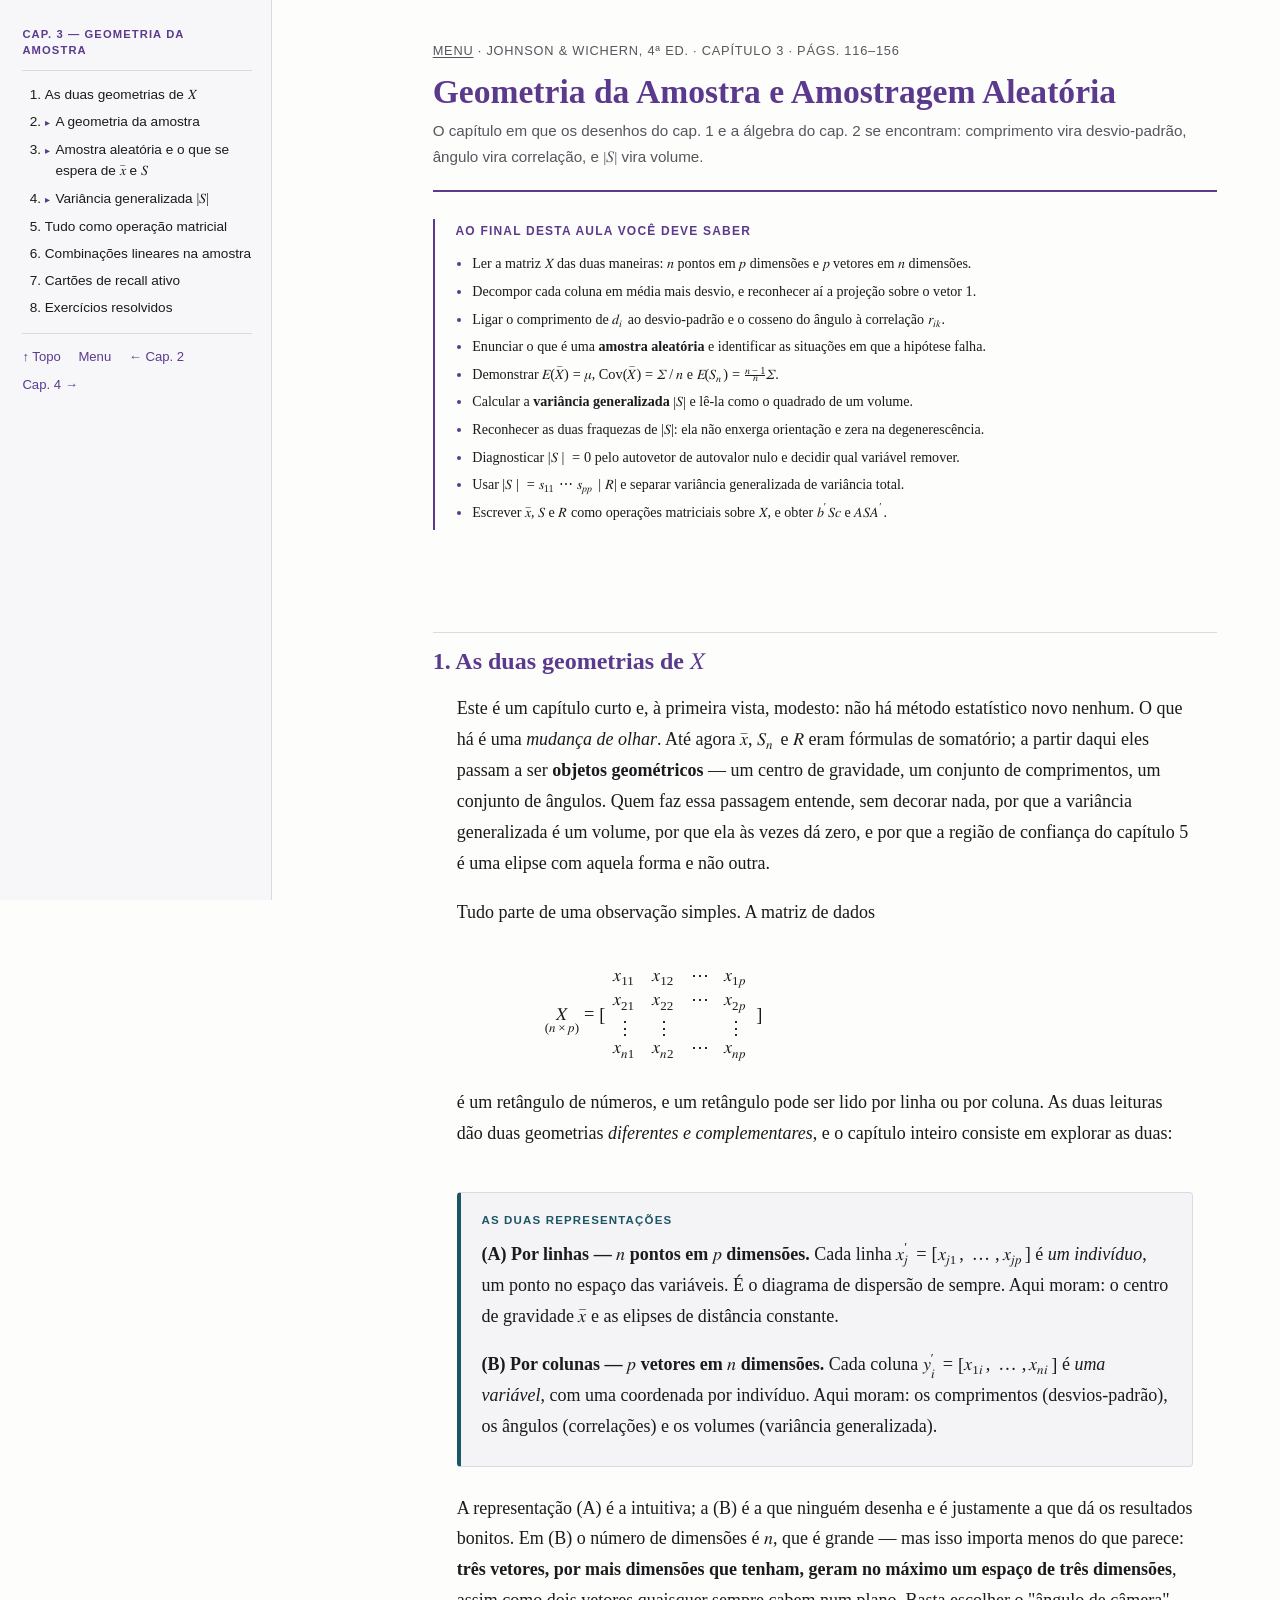
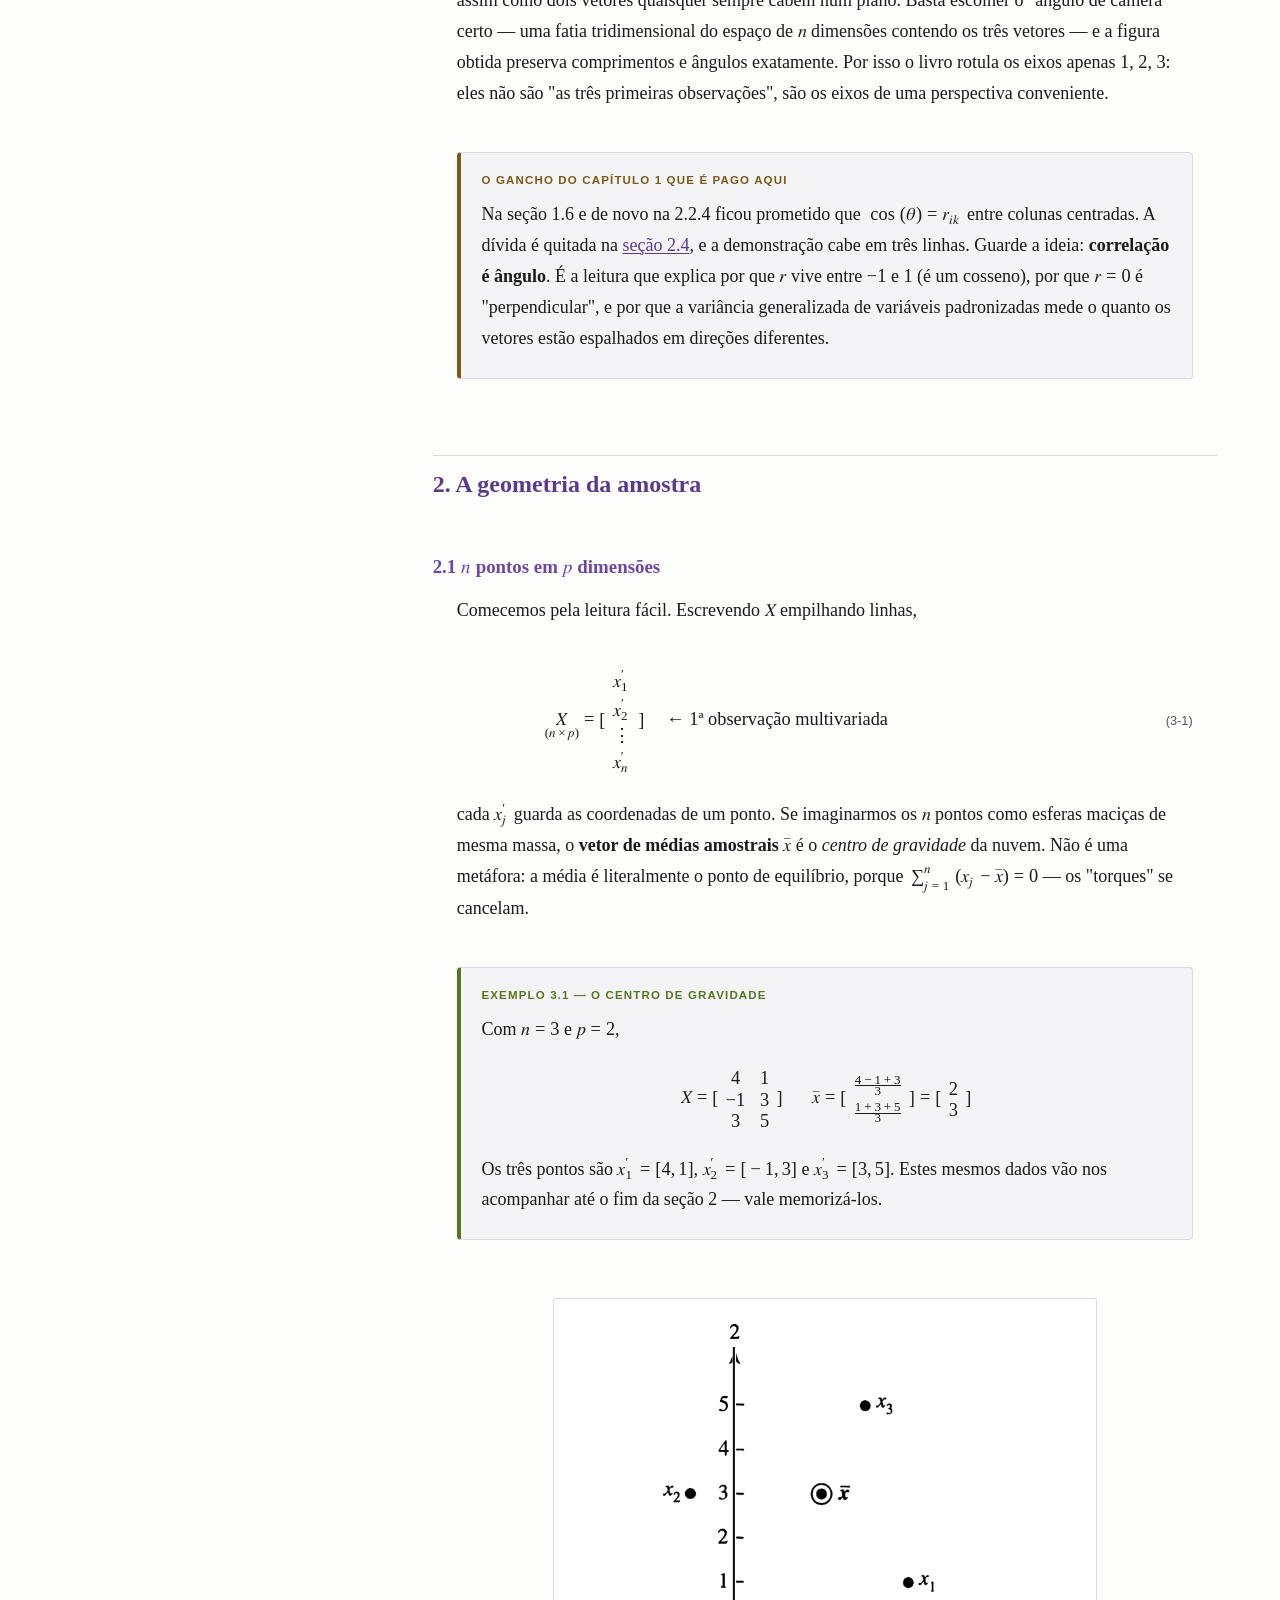
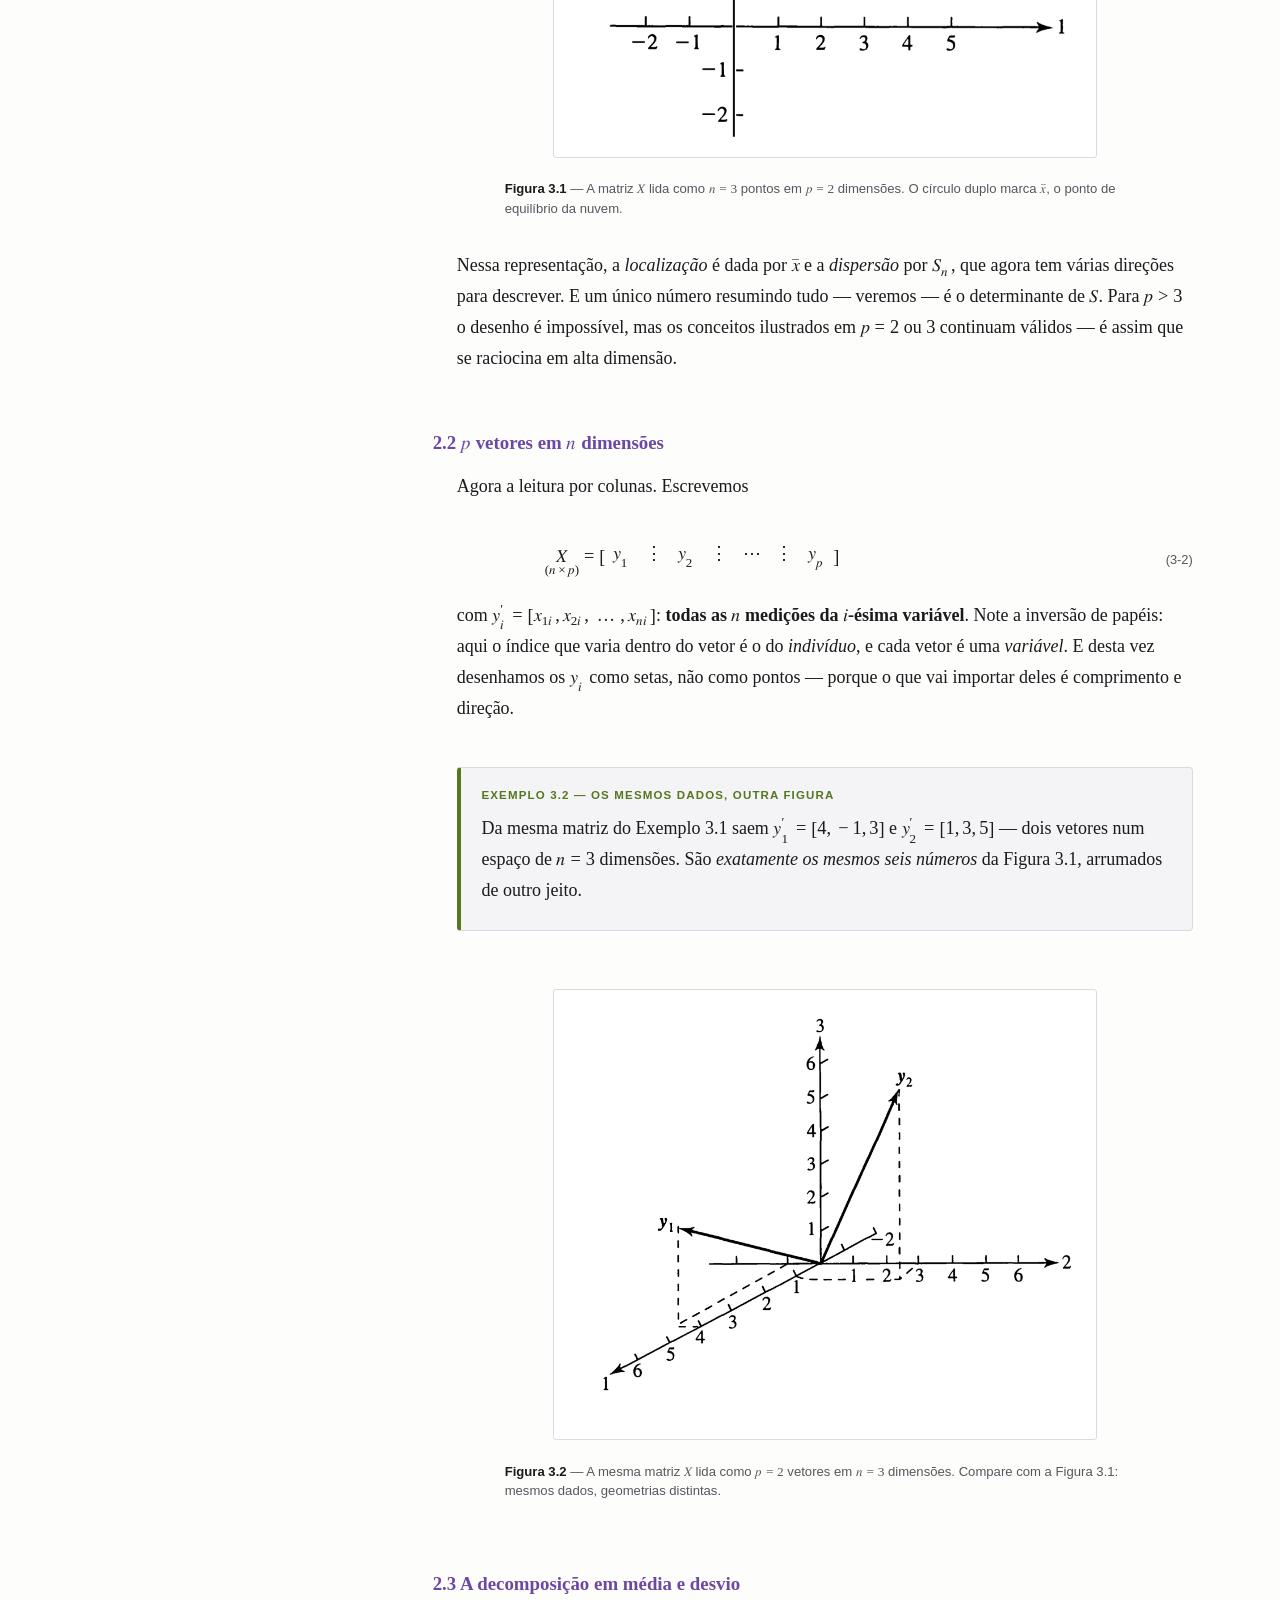
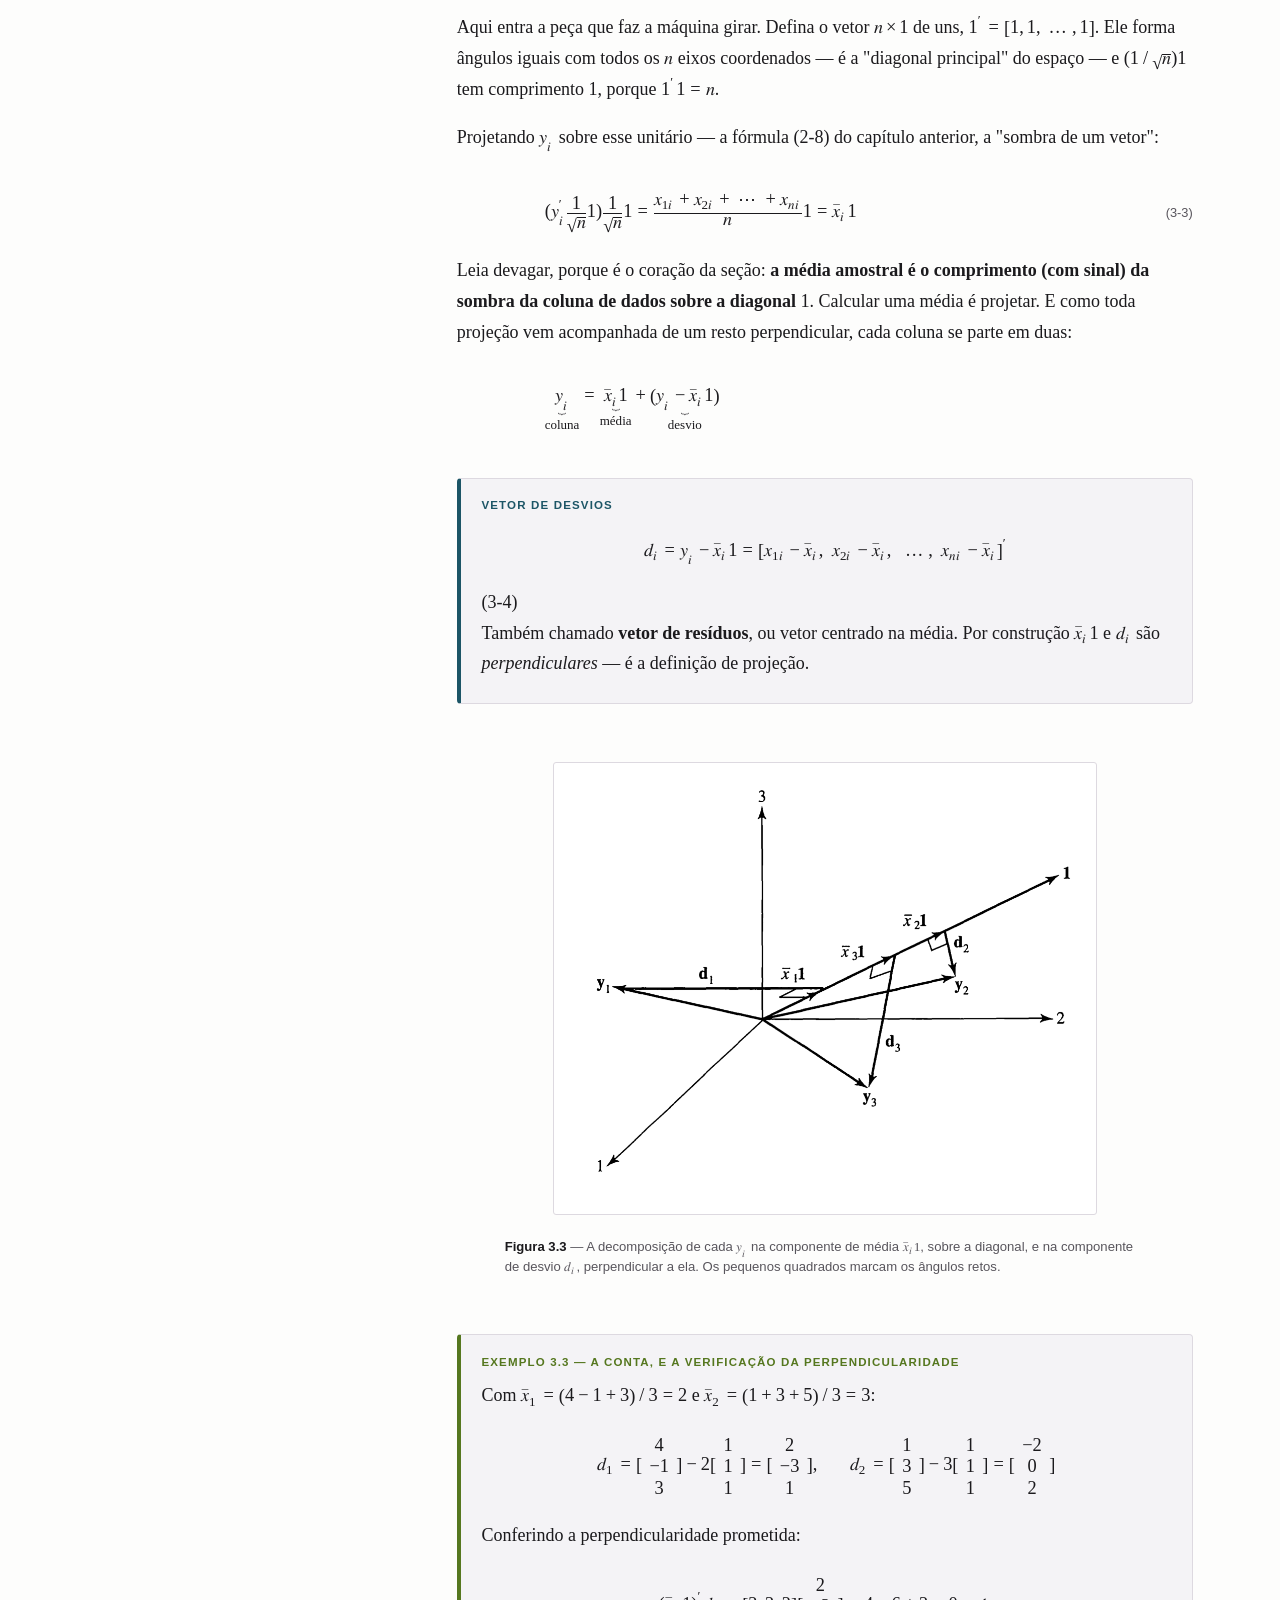
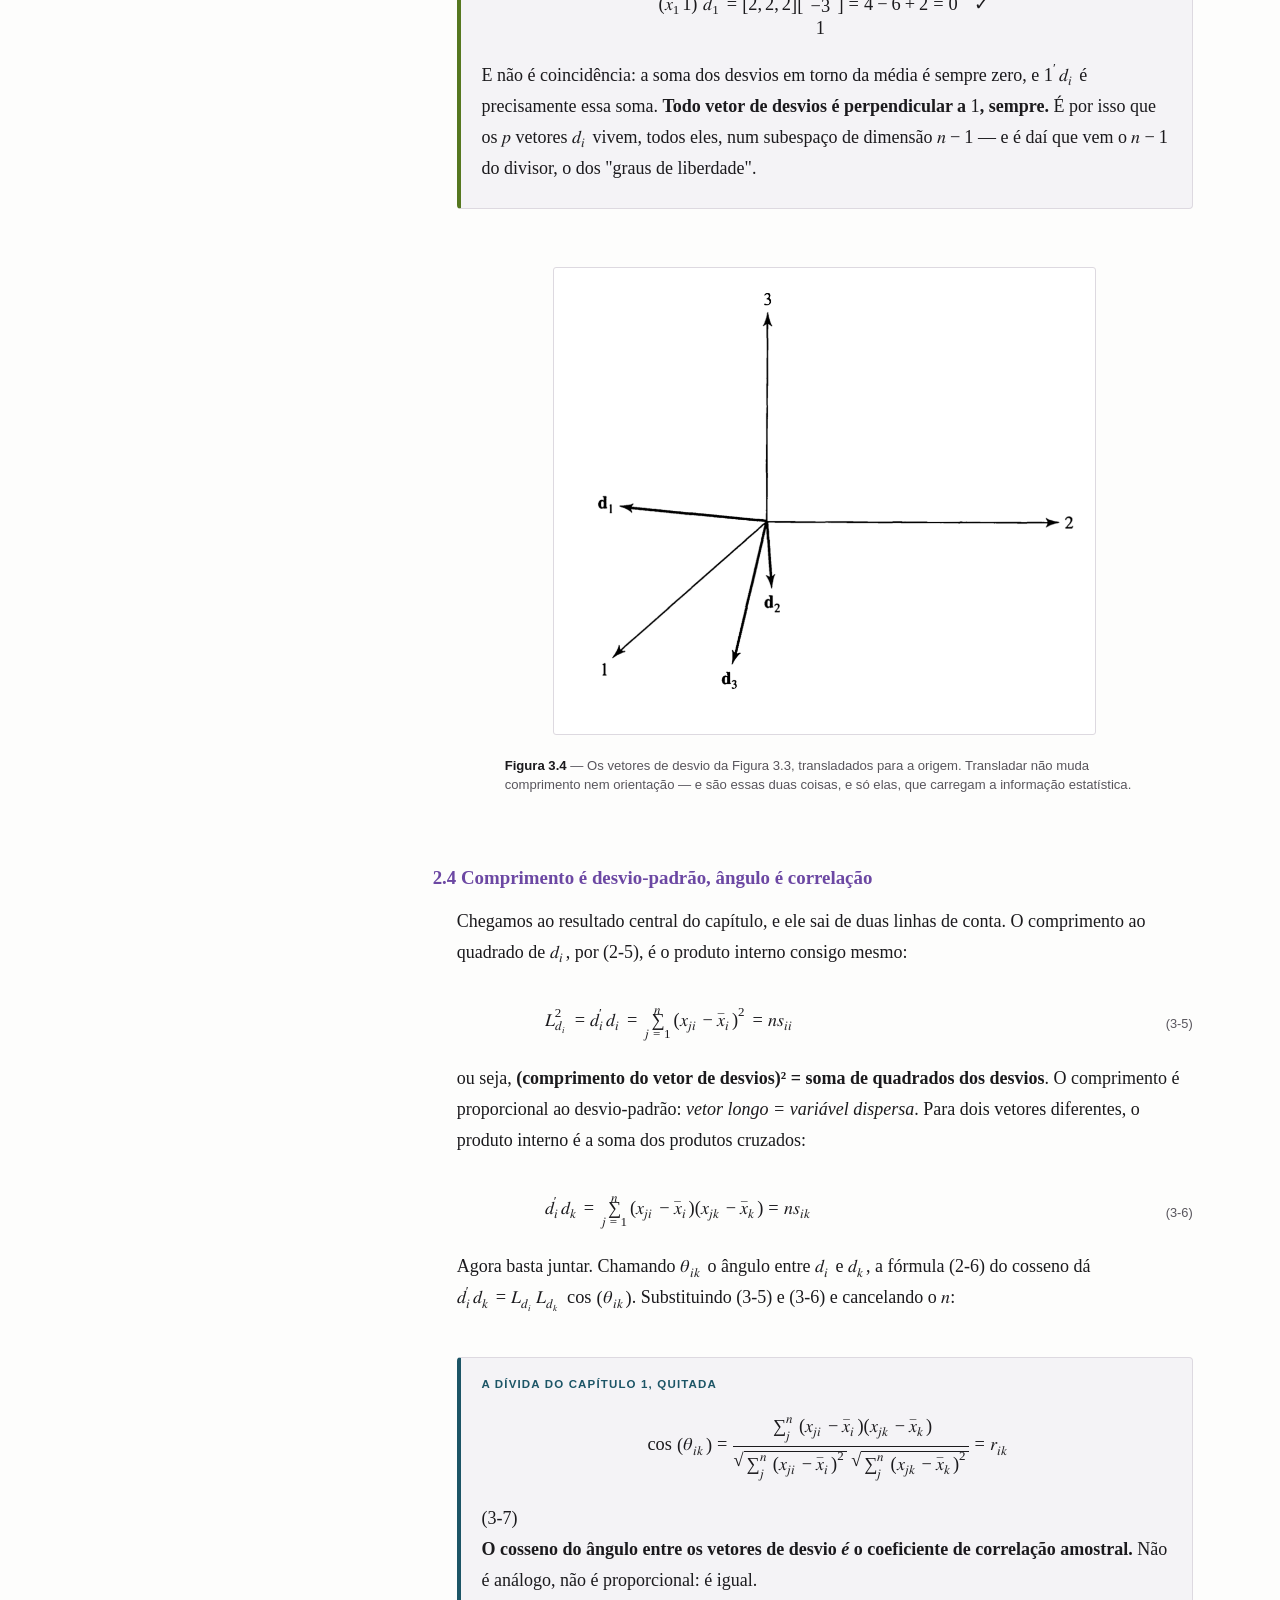
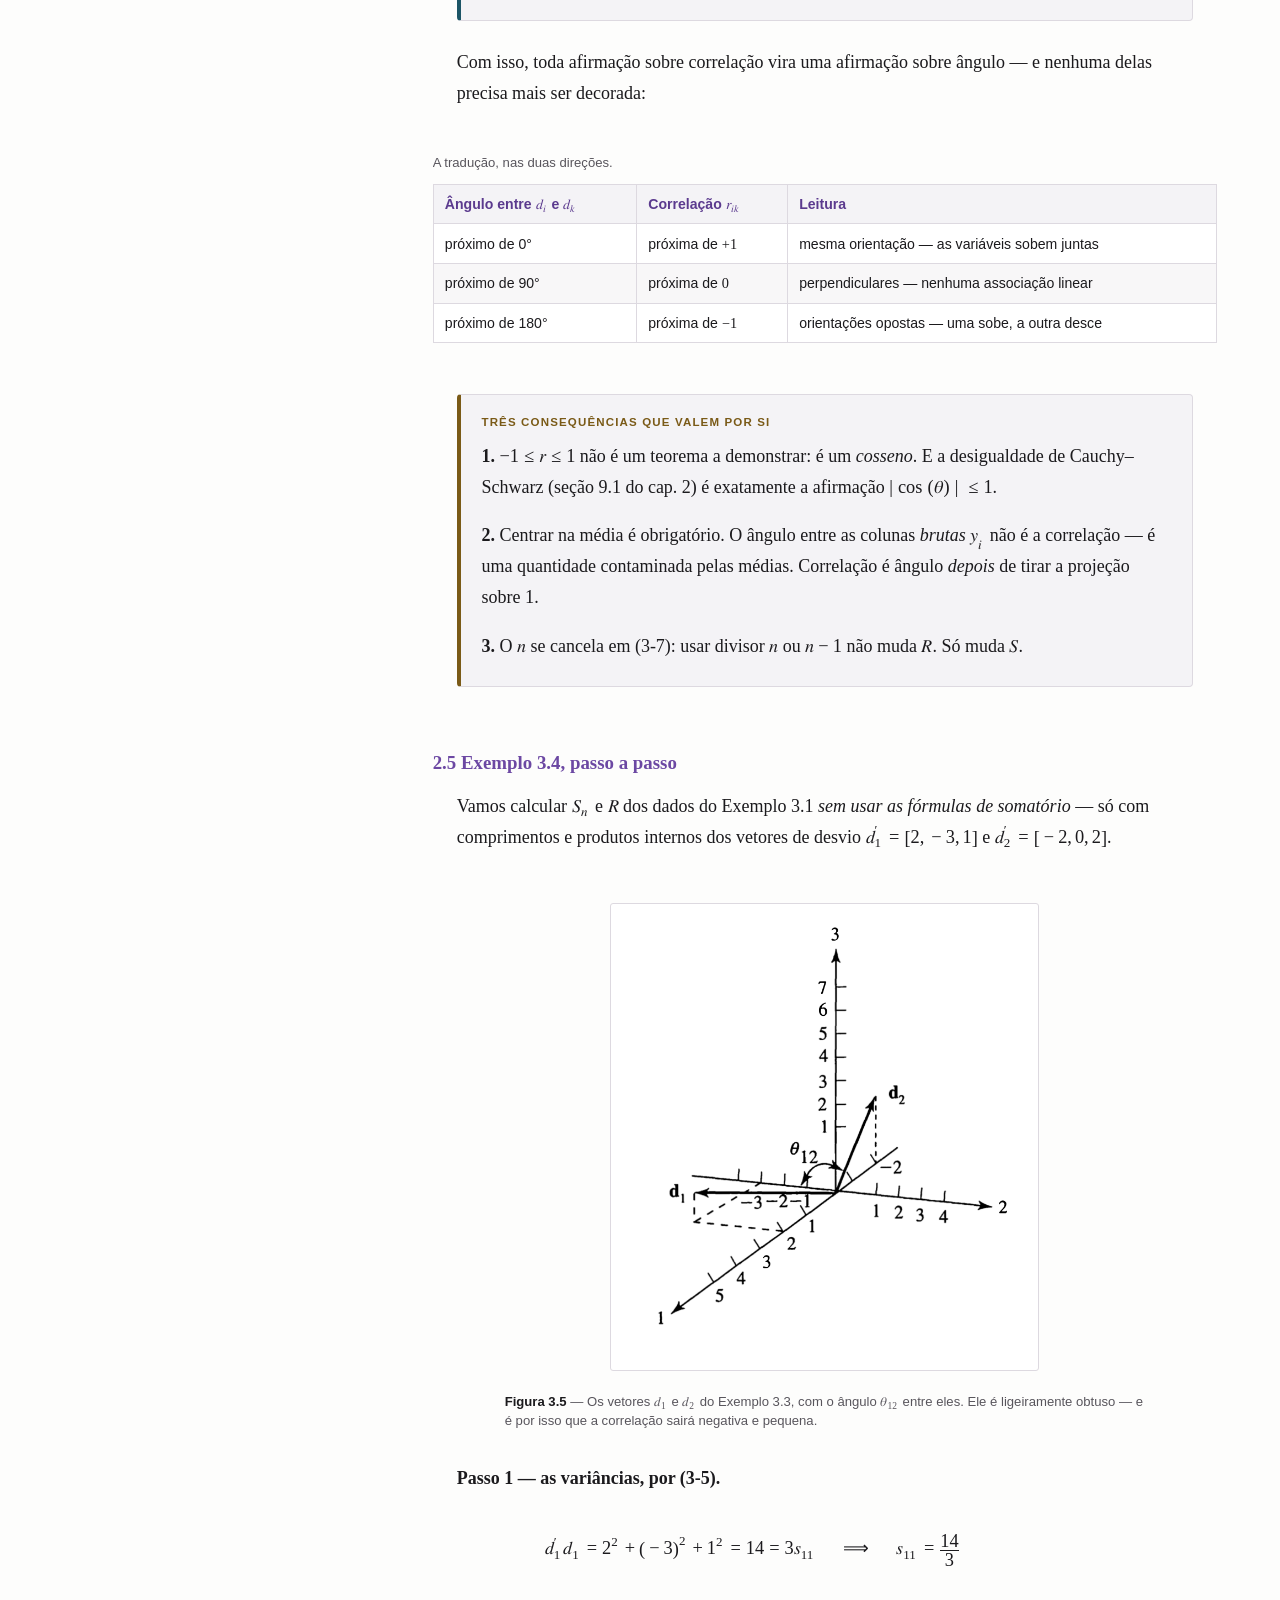
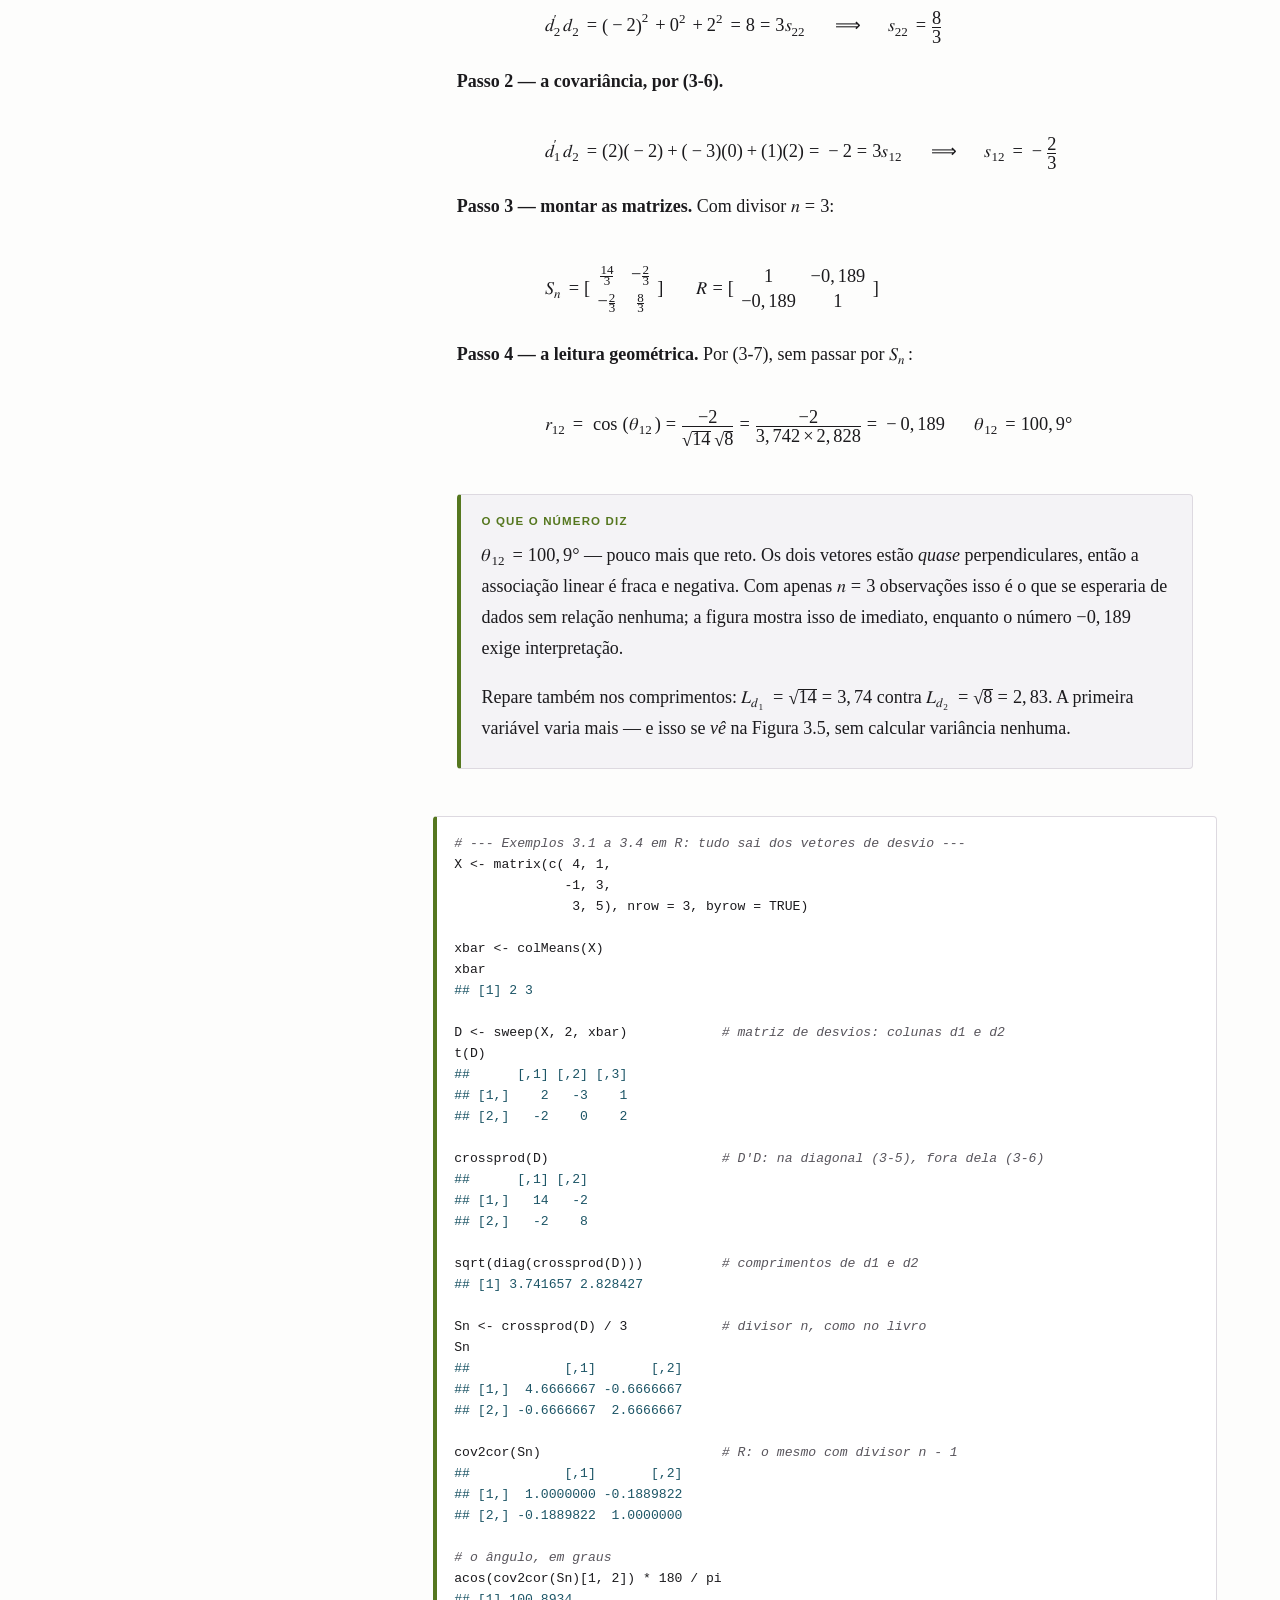
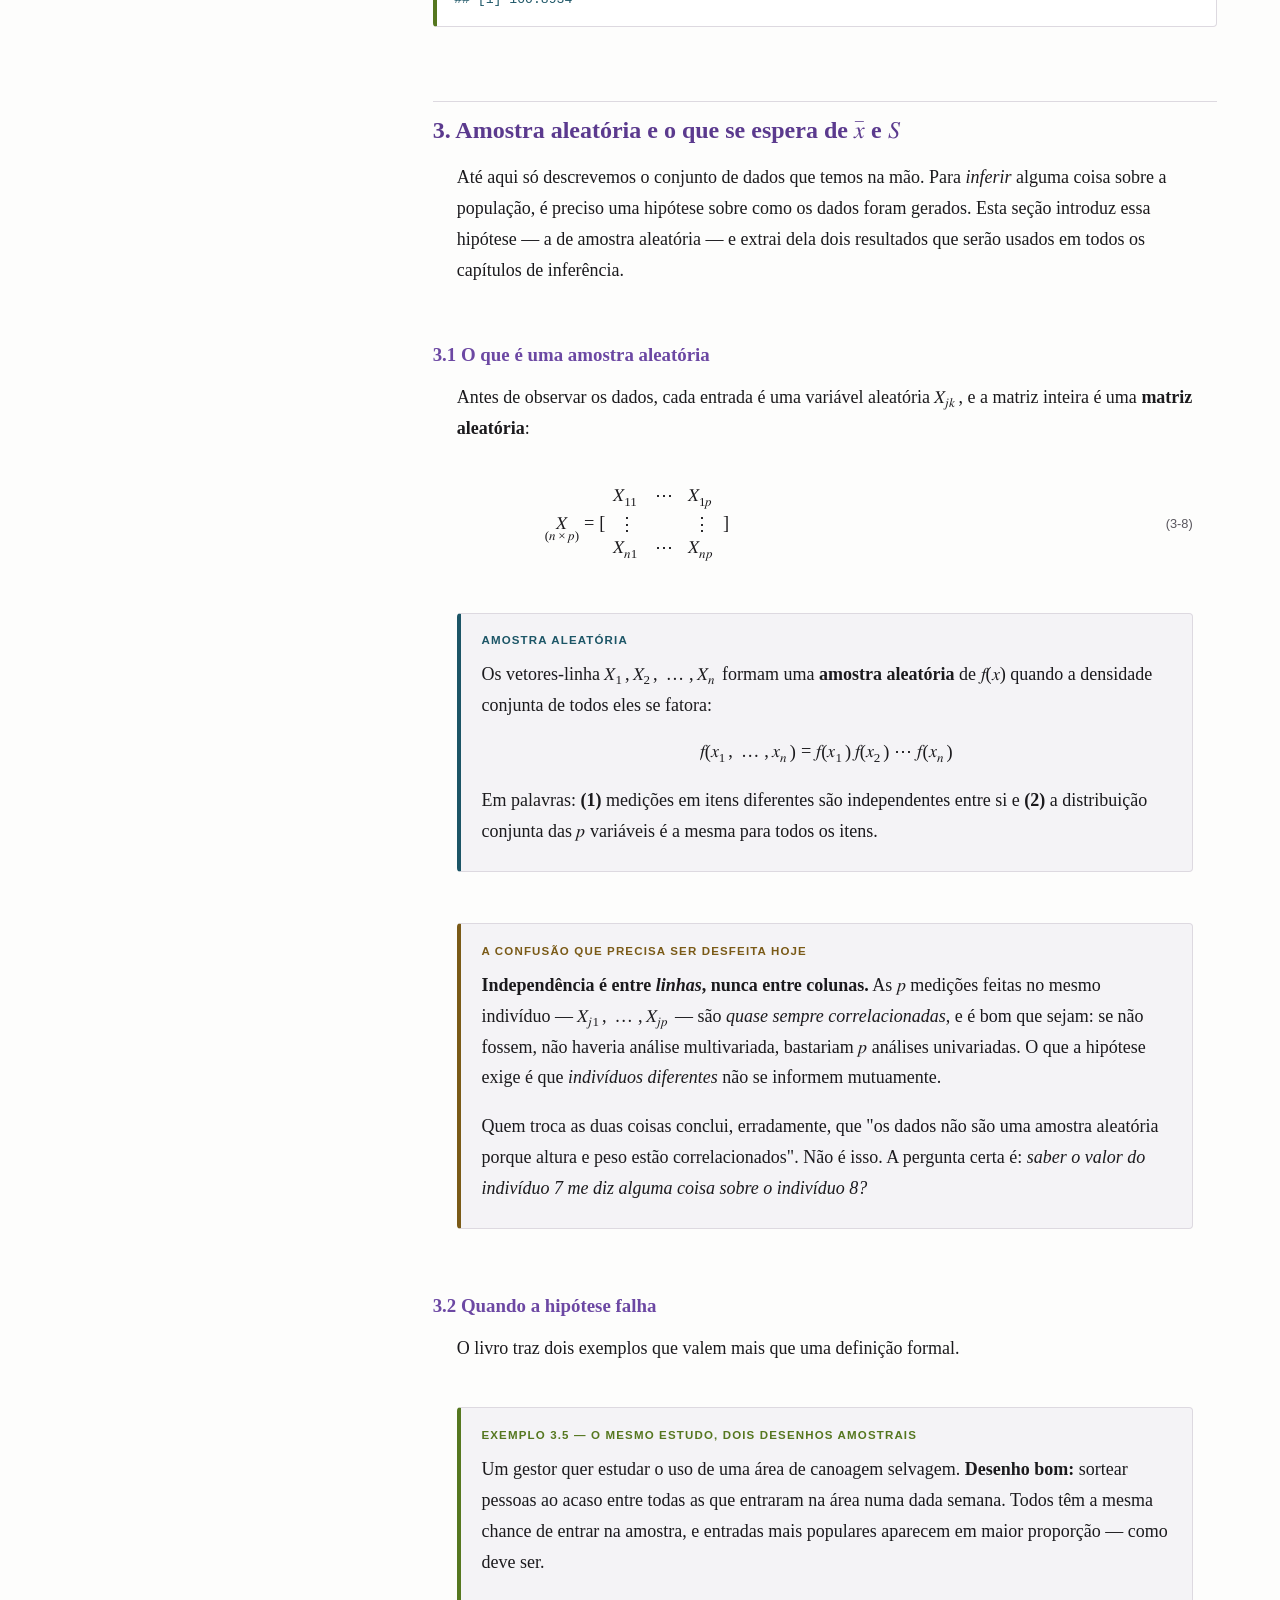
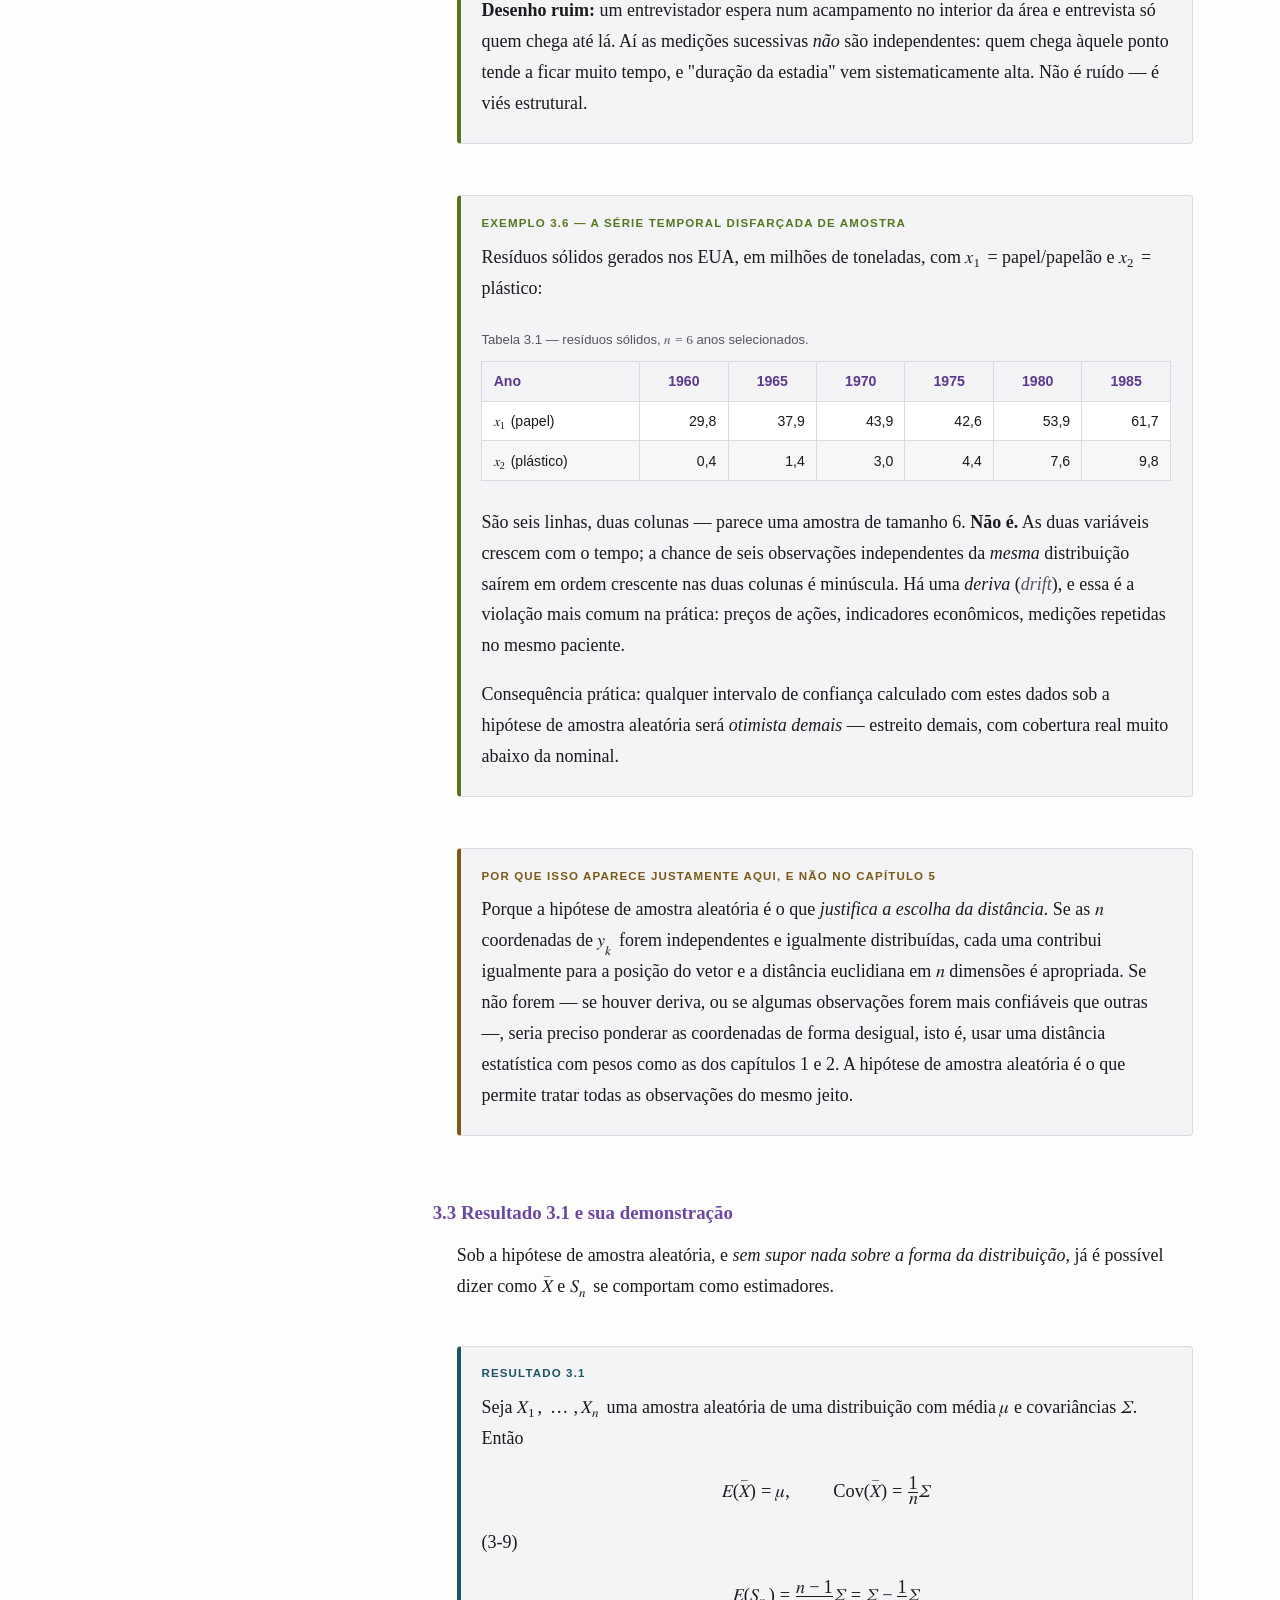
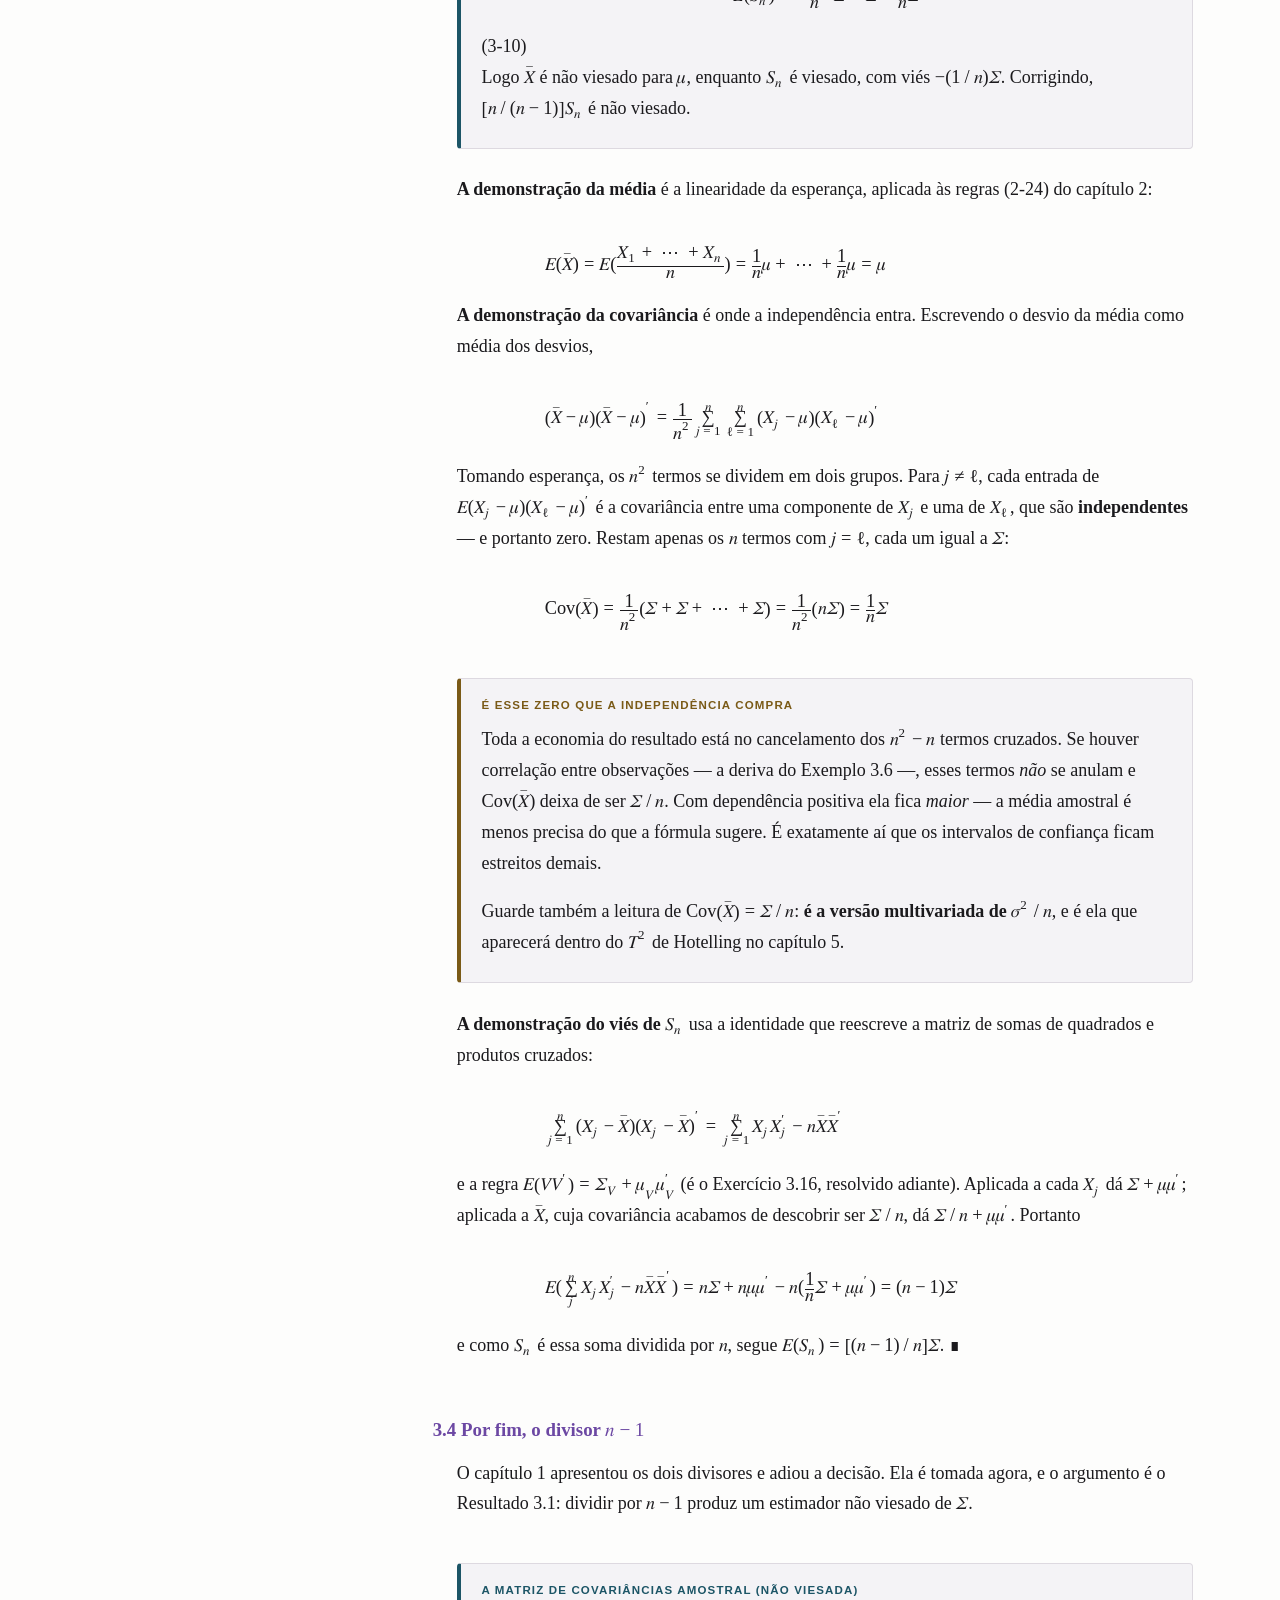
<file: estudo/cap03/03-00-geometria-da-amostra-e-amostragem-aleatoria.html>
<!DOCTYPE html>
<html lang="pt-BR">
<head>
<meta charset="utf-8">
<meta name="viewport" content="width=device-width, initial-scale=1">
<!-- Caderno de estudo pessoal: reproduz figuras de obra protegida
     (Johnson & Wichern, Prentice Hall) para uso próprio. Fora dos buscadores. -->
<meta name="robots" content="noindex, nofollow">
<title>Cap. 3 — Geometria da Amostra e Amostragem Aleatória</title>
<link rel="stylesheet" href="../assets/tema.css?v=1">
<link rel="stylesheet" href="../assets/estilo.css?v=1">
</head>
<body>

<details class="menu-lateral" open>
  <summary>Índice da aula</summary>
  <nav class="painel">
    <p class="painel-titulo">Cap. 3 — Geometria da Amostra</p>
    <ol>
      <li><a href="#s1">As duas geometrias de <math><mi>X</mi></math></a></li>
      <li><details class="sub">
        <summary><a href="#s2">A geometria da amostra</a></summary>
        <ul class="subitens">
          <li><a href="#s2-1">2.1 <math><mi>n</mi></math> pontos em <math><mi>p</mi></math> dimensões</a></li>
          <li><a href="#s2-2">2.2 <math><mi>p</mi></math> vetores em <math><mi>n</mi></math> dimensões</a></li>
          <li><a href="#s2-3">2.3 A decomposição em média e desvio</a></li>
          <li><a href="#s2-4">2.4 Comprimento é desvio-padrão, ângulo é correlação</a></li>
          <li><a href="#s2-5">2.5 Exemplo 3.4, passo a passo</a></li>
        </ul>
      </details></li>
      <li><details class="sub">
        <summary><a href="#s3">Amostra aleatória e o que se espera de <math><mover><mi mathvariant="bold">x</mi><mo>¯</mo></mover></math> e <math><mi>S</mi></math></a></summary>
        <ul class="subitens">
          <li><a href="#s3-1">3.1 O que é uma amostra aleatória</a></li>
          <li><a href="#s3-2">3.2 Quando a hipótese falha</a></li>
          <li><a href="#s3-3">3.3 Resultado 3.1 e sua demonstração</a></li>
          <li><a href="#s3-4">3.4 Por fim, o divisor <math><mi>n</mi><mo>−</mo><mn>1</mn></math></a></li>
        </ul>
      </details></li>
      <li><details class="sub">
        <summary><a href="#s4">Variância generalizada <math><mo>|</mo><mi>S</mi><mo>|</mo></math></a></summary>
        <ul class="subitens">
          <li><a href="#s4-1">4.1 Um número para toda a variação</a></li>
          <li><a href="#s4-2">4.2 <math><mo>|</mo><mi>S</mi><mo>|</mo></math> é o quadrado de um volume</a></li>
          <li><a href="#s4-3">4.3 A elipsoide de distância constante</a></li>
          <li><a href="#s4-4">4.4 A fraqueza: <math><mo>|</mo><mi>S</mi><mo>|</mo></math> não vê orientação</a></li>
          <li><a href="#s4-5">4.5 Quando <math><mo>|</mo><mi>S</mi><mo>|</mo><mo>=</mo><mn>0</mn></math></a></li>
          <li><a href="#s4-6">4.6 <math><mo>|</mo><mi>R</mi><mo>|</mo></math> e a variância total</a></li>
        </ul>
      </details></li>
      <li><a href="#s5">Tudo como operação matricial</a></li>
      <li><a href="#s6">Combinações lineares na amostra</a></li>
      <li><a href="#recall">Cartões de recall ativo</a></li>
      <li><a href="#exercicios">Exercícios resolvidos</a></li>
    </ol>
    <p class="extras">
      <a href="#topo">↑ Topo</a>
      <a href="../index.html">Menu</a>
      <a href="../cap02/02-00-algebra-de-matrizes-e-vetores-aleatorios.html">← Cap. 2</a>
      <a href="../cap04/04-00-a-distribuicao-normal-multivariada.html">Cap. 4 →</a>
    </p>
  </nav>
</details>

<div class="pagina" id="topo">

<header class="topo">
  <p class="migalha"><a href="../index.html">Menu</a> · Johnson &amp; Wichern, 4ª ed. · Capítulo 3 · págs. 116–156</p>
  <h1>Geometria da Amostra e Amostragem Aleatória</h1>
  <p class="subtitulo">O capítulo em que os desenhos do cap. 1 e a álgebra do cap. 2 se encontram: comprimento vira desvio-padrão, ângulo vira correlação, e <math><mo>|</mo><mi>S</mi><mo>|</mo></math> vira volume.</p>
</header>

<div class="caixa objetivo">
  <span class="rotulo">Ao final desta aula você deve saber</span>
  <ul>
    <li>Ler a matriz <math><mi>X</mi></math> das duas maneiras: <math><mi>n</mi></math> pontos em <math><mi>p</mi></math> dimensões e <math><mi>p</mi></math> vetores em <math><mi>n</mi></math> dimensões.</li>
    <li>Decompor cada coluna em média mais desvio, e reconhecer aí a projeção sobre o vetor <math><mn>1</mn></math>.</li>
    <li>Ligar o comprimento de <math><msub><mi mathvariant="bold">d</mi><mi>i</mi></msub></math> ao desvio-padrão e o cosseno do ângulo à correlação <math><msub><mi>r</mi><mrow><mi>i</mi><mi>k</mi></mrow></msub></math>.</li>
    <li>Enunciar o que é uma <strong>amostra aleatória</strong> e identificar as situações em que a hipótese falha.</li>
    <li>Demonstrar <math><mi>E</mi><mo>(</mo><mover><mi mathvariant="bold">X</mi><mo>¯</mo></mover><mo>)</mo><mo>=</mo><mi mathvariant="bold">μ</mi></math>, <math><mi>Cov</mi><mo>(</mo><mover><mi mathvariant="bold">X</mi><mo>¯</mo></mover><mo>)</mo><mo>=</mo><mi mathvariant="bold">Σ</mi><mo>/</mo><mi>n</mi></math> e <math><mi>E</mi><mo>(</mo><msub><mi>S</mi><mi>n</mi></msub><mo>)</mo><mo>=</mo><mfrac><mrow><mi>n</mi><mo>−</mo><mn>1</mn></mrow><mi>n</mi></mfrac><mi mathvariant="bold">Σ</mi></math>.</li>
    <li>Calcular a <strong>variância generalizada</strong> <math><mo>|</mo><mi>S</mi><mo>|</mo></math> e lê-la como o quadrado de um volume.</li>
    <li>Reconhecer as duas fraquezas de <math><mo>|</mo><mi>S</mi><mo>|</mo></math>: ela não enxerga orientação e zera na degenerescência.</li>
    <li>Diagnosticar <math><mo>|</mo><mi>S</mi><mo>|</mo><mo>=</mo><mn>0</mn></math> pelo autovetor de autovalor nulo e decidir qual variável remover.</li>
    <li>Usar <math><mo>|</mo><mi>S</mi><mo>|</mo><mo>=</mo><msub><mi>s</mi><mn>11</mn></msub><mo>⋯</mo><msub><mi>s</mi><mrow><mi>p</mi><mi>p</mi></mrow></msub><mo>|</mo><mi>R</mi><mo>|</mo></math> e separar variância generalizada de variância total.</li>
    <li>Escrever <math><mover><mi mathvariant="bold">x</mi><mo>¯</mo></mover></math>, <math><mi>S</mi></math> e <math><mi>R</mi></math> como operações matriciais sobre <math><mi>X</mi></math>, e obter <math><msup><mi mathvariant="bold">b</mi><mo>′</mo></msup><mi>S</mi><mi mathvariant="bold">c</mi></math> e <math><mi>A</mi><mi>S</mi><msup><mi>A</mi><mo>′</mo></msup></math>.</li>
  </ul>
</div>



<h2 id="s1">1. As duas geometrias de <math><mi>X</mi></math></h2>

<p>Este é um capítulo curto e, à primeira vista, modesto: não há método estatístico novo nenhum. O que há é uma <em>mudança de olhar</em>. Até agora <math><mover><mi mathvariant="bold">x</mi><mo>¯</mo></mover></math>, <math><msub><mi>S</mi><mi>n</mi></msub></math> e <math><mi>R</mi></math> eram fórmulas de somatório; a partir daqui eles passam a ser <strong>objetos geométricos</strong> — um centro de gravidade, um conjunto de comprimentos, um conjunto de ângulos. Quem faz essa passagem entende, sem decorar nada, por que a variância generalizada é um volume, por que ela às vezes dá zero, e por que a região de confiança do capítulo 5 é uma elipse com aquela forma e não outra.</p>

<p>Tudo parte de uma observação simples. A matriz de dados</p>

<div class="eq">
<math display="block"><mrow><munder><mi>X</mi><mrow><mo>(</mo><mi>n</mi><mo>×</mo><mi>p</mi><mo>)</mo></mrow></munder><mo>=</mo><mrow><mo>[</mo><mtable>
  <mtr><mtd><msub><mi>x</mi><mn>11</mn></msub></mtd><mtd><msub><mi>x</mi><mn>12</mn></msub></mtd><mtd><mo>⋯</mo></mtd><mtd><msub><mi>x</mi><mrow><mn>1</mn><mi>p</mi></mrow></msub></mtd></mtr>
  <mtr><mtd><msub><mi>x</mi><mn>21</mn></msub></mtd><mtd><msub><mi>x</mi><mn>22</mn></msub></mtd><mtd><mo>⋯</mo></mtd><mtd><msub><mi>x</mi><mrow><mn>2</mn><mi>p</mi></mrow></msub></mtd></mtr>
  <mtr><mtd><mo>⋮</mo></mtd><mtd><mo>⋮</mo></mtd><mtd></mtd><mtd><mo>⋮</mo></mtd></mtr>
  <mtr><mtd><msub><mi>x</mi><mrow><mi>n</mi><mn>1</mn></mrow></msub></mtd><mtd><msub><mi>x</mi><mrow><mi>n</mi><mn>2</mn></mrow></msub></mtd><mtd><mo>⋯</mo></mtd><mtd><msub><mi>x</mi><mrow><mi>n</mi><mi>p</mi></mrow></msub></mtd></mtr>
</mtable><mo>]</mo></mrow></mrow></math>
</div>

<p>é um retângulo de números, e um retângulo pode ser lido por linha ou por coluna. As duas leituras dão duas geometrias <em>diferentes e complementares</em>, e o capítulo inteiro consiste em explorar as duas:</p>

<div class="caixa definicao">
  <span class="rotulo">As duas representações</span>
  <p><strong>(A) Por linhas — <math><mi>n</mi></math> pontos em <math><mi>p</mi></math> dimensões.</strong> Cada linha <math><msubsup><mi mathvariant="bold">x</mi><mi>j</mi><mo>′</mo></msubsup><mo>=</mo><mo>[</mo><msub><mi>x</mi><mrow><mi>j</mi><mn>1</mn></mrow></msub><mo>,</mo><mo>…</mo><mo>,</mo><msub><mi>x</mi><mrow><mi>j</mi><mi>p</mi></mrow></msub><mo>]</mo></math> é <em>um indivíduo</em>, um ponto no espaço das variáveis. É o diagrama de dispersão de sempre. Aqui moram: o centro de gravidade <math><mover><mi mathvariant="bold">x</mi><mo>¯</mo></mover></math> e as elipses de distância constante.</p>
  <p><strong>(B) Por colunas — <math><mi>p</mi></math> vetores em <math><mi>n</mi></math> dimensões.</strong> Cada coluna <math><msubsup><mi mathvariant="bold">y</mi><mi>i</mi><mo>′</mo></msubsup><mo>=</mo><mo>[</mo><msub><mi>x</mi><mrow><mn>1</mn><mi>i</mi></mrow></msub><mo>,</mo><mo>…</mo><mo>,</mo><msub><mi>x</mi><mrow><mi>n</mi><mi>i</mi></mrow></msub><mo>]</mo></math> é <em>uma variável</em>, com uma coordenada por indivíduo. Aqui moram: os comprimentos (desvios-padrão), os ângulos (correlações) e os volumes (variância generalizada).</p>
</div>

<p>A representação (A) é a intuitiva; a (B) é a que ninguém desenha e é justamente a que dá os resultados bonitos. Em (B) o número de dimensões é <math><mi>n</mi></math>, que é grande — mas isso importa menos do que parece: <strong>três vetores, por mais dimensões que tenham, geram no máximo um espaço de três dimensões</strong>, assim como dois vetores quaisquer sempre cabem num plano. Basta escolher o "ângulo de câmera" certo — uma fatia tridimensional do espaço de <math><mi>n</mi></math> dimensões contendo os três vetores — e a figura obtida preserva comprimentos e ângulos exatamente. Por isso o livro rotula os eixos apenas <math><mn>1</mn></math>, <math><mn>2</mn></math>, <math><mn>3</mn></math>: eles não são "as três primeiras observações", são os eixos de uma perspectiva conveniente.</p>

<div class="caixa aviso">
  <span class="rotulo">O gancho do capítulo 1 que é pago aqui</span>
  <p>Na seção 1.6 e de novo na 2.2.4 ficou prometido que <math><mo>cos</mo><mo>(</mo><mi>θ</mi><mo>)</mo><mo>=</mo><msub><mi>r</mi><mrow><mi>i</mi><mi>k</mi></mrow></msub></math> entre colunas centradas. A dívida é quitada na <a href="#s2-4">seção 2.4</a>, e a demonstração cabe em três linhas. Guarde a ideia: <strong>correlação é ângulo</strong>. É a leitura que explica por que <math><mi>r</mi></math> vive entre <math><mo>−</mo><mn>1</mn></math> e <math><mn>1</mn></math> (é um cosseno), por que <math><mi>r</mi><mo>=</mo><mn>0</mn></math> é "perpendicular", e por que a variância generalizada de variáveis padronizadas mede o quanto os vetores estão espalhados em direções diferentes.</p>
</div>


<h2 id="s2">2. A geometria da amostra</h2>

<h3 id="s2-1">2.1 <math><mi>n</mi></math> pontos em <math><mi>p</mi></math> dimensões</h3>

<p>Comecemos pela leitura fácil. Escrevendo <math><mi>X</mi></math> empilhando linhas,</p>

<div class="eq">
<math display="block"><mrow><munder><mi>X</mi><mrow><mo>(</mo><mi>n</mi><mo>×</mo><mi>p</mi><mo>)</mo></mrow></munder><mo>=</mo><mrow><mo>[</mo><mtable>
  <mtr><mtd><msubsup><mi mathvariant="bold">x</mi><mn>1</mn><mo>′</mo></msubsup></mtd></mtr>
  <mtr><mtd><msubsup><mi mathvariant="bold">x</mi><mn>2</mn><mo>′</mo></msubsup></mtd></mtr>
  <mtr><mtd><mo>⋮</mo></mtd></mtr>
  <mtr><mtd><msubsup><mi mathvariant="bold">x</mi><mi>n</mi><mo>′</mo></msubsup></mtd></mtr>
</mtable><mo>]</mo></mrow><mspace width="1.2em"/><mtext>← 1ª observação multivariada</mtext></mrow></math>
<span class="num">(3-1)</span>
</div>

<p>cada <math><msubsup><mi mathvariant="bold">x</mi><mi>j</mi><mo>′</mo></msubsup></math> guarda as coordenadas de um ponto. Se imaginarmos os <math><mi>n</mi></math> pontos como esferas maciças de mesma massa, o <strong>vetor de médias amostrais</strong> <math><mover><mi mathvariant="bold">x</mi><mo>¯</mo></mover></math> é o <em>centro de gravidade</em> da nuvem. Não é uma metáfora: a média é literalmente o ponto de equilíbrio, porque <math><munderover><mo>∑</mo><mrow><mi>j</mi><mo>=</mo><mn>1</mn></mrow><mi>n</mi></munderover><mo>(</mo><msub><mi mathvariant="bold">x</mi><mi>j</mi></msub><mo>−</mo><mover><mi mathvariant="bold">x</mi><mo>¯</mo></mover><mo>)</mo><mo>=</mo><mn>0</mn></math> — os "torques" se cancelam.</p>

<div class="caixa pratica">
  <span class="rotulo">Exemplo 3.1 — o centro de gravidade</span>
  <p>Com <math><mi>n</mi><mo>=</mo><mn>3</mn></math> e <math><mi>p</mi><mo>=</mo><mn>2</mn></math>,</p>
  <math display="block"><mrow><mi>X</mi><mo>=</mo><mrow><mo>[</mo><mtable>
    <mtr><mtd><mn>4</mn></mtd><mtd><mn>1</mn></mtd></mtr>
    <mtr><mtd><mo>−</mo><mn>1</mn></mtd><mtd><mn>3</mn></mtd></mtr>
    <mtr><mtd><mn>3</mn></mtd><mtd><mn>5</mn></mtd></mtr>
  </mtable><mo>]</mo></mrow><mspace width="1.6em"/><mover><mi mathvariant="bold">x</mi><mo>¯</mo></mover><mo>=</mo><mrow><mo>[</mo><mtable>
    <mtr><mtd><mfrac><mrow><mn>4</mn><mo>−</mo><mn>1</mn><mo>+</mo><mn>3</mn></mrow><mn>3</mn></mfrac></mtd></mtr>
    <mtr><mtd><mfrac><mrow><mn>1</mn><mo>+</mo><mn>3</mn><mo>+</mo><mn>5</mn></mrow><mn>3</mn></mfrac></mtd></mtr>
  </mtable><mo>]</mo></mrow><mo>=</mo><mrow><mo>[</mo><mtable>
    <mtr><mtd><mn>2</mn></mtd></mtr><mtr><mtd><mn>3</mn></mtd></mtr>
  </mtable><mo>]</mo></mrow></mrow></math>
  <p>Os três pontos são <math><msubsup><mi mathvariant="bold">x</mi><mn>1</mn><mo>′</mo></msubsup><mo>=</mo><mo>[</mo><mn>4</mn><mo>,</mo><mn>1</mn><mo>]</mo></math>, <math><msubsup><mi mathvariant="bold">x</mi><mn>2</mn><mo>′</mo></msubsup><mo>=</mo><mo>[</mo><mo>−</mo><mn>1</mn><mo>,</mo><mn>3</mn><mo>]</mo></math> e <math><msubsup><mi mathvariant="bold">x</mi><mn>3</mn><mo>′</mo></msubsup><mo>=</mo><mo>[</mo><mn>3</mn><mo>,</mo><mn>5</mn><mo>]</mo></math>. Estes mesmos dados vão nos acompanhar até o fim da seção 2 — vale memorizá-los.</p>
</div>

<figure>
  <img src="img/fig-03-01.png" alt="Diagrama de dispersão com três pontos rotulados x1, x2 e x3, e o ponto médio x-barra em (2, 3) marcado com um círculo duplo.">
  <figcaption><b>Figura 3.1</b> — A matriz <math><mi>X</mi></math> lida como <math><mi>n</mi><mo>=</mo><mn>3</mn></math> pontos em <math><mi>p</mi><mo>=</mo><mn>2</mn></math> dimensões. O círculo duplo marca <math><mover><mi mathvariant="bold">x</mi><mo>¯</mo></mover></math>, o ponto de equilíbrio da nuvem.</figcaption>
</figure>

<p>Nessa representação, a <em>localização</em> é dada por <math><mover><mi mathvariant="bold">x</mi><mo>¯</mo></mover></math> e a <em>dispersão</em> por <math><msub><mi>S</mi><mi>n</mi></msub></math>, que agora tem várias direções para descrever. E um único número resumindo tudo — veremos — é o determinante de <math><mi>S</mi></math>. Para <math><mi>p</mi><mo>&gt;</mo><mn>3</mn></math> o desenho é impossível, mas os conceitos ilustrados em <math><mi>p</mi><mo>=</mo><mn>2</mn></math> ou <math><mn>3</mn></math> continuam válidos — é assim que se raciocina em alta dimensão.</p>

<h3 id="s2-2">2.2 <math><mi>p</mi></math> vetores em <math><mi>n</mi></math> dimensões</h3>

<p>Agora a leitura por colunas. Escrevemos</p>

<div class="eq">
<math display="block"><mrow><munder><mi>X</mi><mrow><mo>(</mo><mi>n</mi><mo>×</mo><mi>p</mi><mo>)</mo></mrow></munder><mo>=</mo><mrow><mo>[</mo><mtable>
  <mtr><mtd><msub><mi mathvariant="bold">y</mi><mn>1</mn></msub></mtd><mtd><mo>⋮</mo></mtd><mtd><msub><mi mathvariant="bold">y</mi><mn>2</mn></msub></mtd><mtd><mo>⋮</mo></mtd><mtd><mo>⋯</mo></mtd><mtd><mo>⋮</mo></mtd><mtd><msub><mi mathvariant="bold">y</mi><mi>p</mi></msub></mtd></mtr>
</mtable><mo>]</mo></mrow></mrow></math>
<span class="num">(3-2)</span>
</div>

<p>com <math><msubsup><mi mathvariant="bold">y</mi><mi>i</mi><mo>′</mo></msubsup><mo>=</mo><mo>[</mo><msub><mi>x</mi><mrow><mn>1</mn><mi>i</mi></mrow></msub><mo>,</mo><msub><mi>x</mi><mrow><mn>2</mn><mi>i</mi></mrow></msub><mo>,</mo><mo>…</mo><mo>,</mo><msub><mi>x</mi><mrow><mi>n</mi><mi>i</mi></mrow></msub><mo>]</mo></math>: <strong>todas as <math><mi>n</mi></math> medições da <math><mi>i</mi></math>-ésima variável</strong>. Note a inversão de papéis: aqui o índice que varia dentro do vetor é o do <em>indivíduo</em>, e cada vetor é uma <em>variável</em>. E desta vez desenhamos os <math><msub><mi mathvariant="bold">y</mi><mi>i</mi></msub></math> como setas, não como pontos — porque o que vai importar deles é comprimento e direção.</p>

<div class="caixa pratica">
  <span class="rotulo">Exemplo 3.2 — os mesmos dados, outra figura</span>
  <p>Da mesma matriz do Exemplo 3.1 saem <math><msubsup><mi mathvariant="bold">y</mi><mn>1</mn><mo>′</mo></msubsup><mo>=</mo><mo>[</mo><mn>4</mn><mo>,</mo><mo>−</mo><mn>1</mn><mo>,</mo><mn>3</mn><mo>]</mo></math> e <math><msubsup><mi mathvariant="bold">y</mi><mn>2</mn><mo>′</mo></msubsup><mo>=</mo><mo>[</mo><mn>1</mn><mo>,</mo><mn>3</mn><mo>,</mo><mn>5</mn><mo>]</mo></math> — dois vetores num espaço de <math><mi>n</mi><mo>=</mo><mn>3</mn></math> dimensões. São <em>exatamente os mesmos seis números</em> da Figura 3.1, arrumados de outro jeito.</p>
</div>

<figure>
  <img src="img/fig-03-02.png" alt="Dois vetores y1 e y2 desenhados a partir da origem num sistema de três eixos rotulados 1, 2 e 3.">
  <figcaption><b>Figura 3.2</b> — A mesma matriz <math><mi>X</mi></math> lida como <math><mi>p</mi><mo>=</mo><mn>2</mn></math> vetores em <math><mi>n</mi><mo>=</mo><mn>3</mn></math> dimensões. Compare com a Figura 3.1: mesmos dados, geometrias distintas.</figcaption>
</figure>

<h3 id="s2-3">2.3 A decomposição em média e desvio</h3>

<p>Aqui entra a peça que faz a máquina girar. Defina o vetor <math><mi>n</mi><mo>×</mo><mn>1</mn></math> de uns, <math><msup><mn>1</mn><mo>′</mo></msup><mo>=</mo><mo>[</mo><mn>1</mn><mo>,</mo><mn>1</mn><mo>,</mo><mo>…</mo><mo>,</mo><mn>1</mn><mo>]</mo></math>. Ele forma ângulos iguais com todos os <math><mi>n</mi></math> eixos coordenados — é a "diagonal principal" do espaço — e <math><mo>(</mo><mn>1</mn><mo>/</mo><msqrt><mi>n</mi></msqrt><mo>)</mo><mn>1</mn></math> tem comprimento 1, porque <math><msup><mn>1</mn><mo>′</mo></msup><mn>1</mn><mo>=</mo><mi>n</mi></math>.</p>

<p>Projetando <math><msub><mi mathvariant="bold">y</mi><mi>i</mi></msub></math> sobre esse unitário — a fórmula (2-8) do capítulo anterior, a "sombra de um vetor":</p>

<div class="eq">
<math display="block"><mrow><mrow><mo>(</mo><msubsup><mi mathvariant="bold">y</mi><mi>i</mi><mo>′</mo></msubsup><mfrac><mn>1</mn><msqrt><mi>n</mi></msqrt></mfrac><mn>1</mn><mo>)</mo></mrow><mfrac><mn>1</mn><msqrt><mi>n</mi></msqrt></mfrac><mn>1</mn><mo>=</mo><mfrac><mrow><msub><mi>x</mi><mrow><mn>1</mn><mi>i</mi></mrow></msub><mo>+</mo><msub><mi>x</mi><mrow><mn>2</mn><mi>i</mi></mrow></msub><mo>+</mo><mo>⋯</mo><mo>+</mo><msub><mi>x</mi><mrow><mi>n</mi><mi>i</mi></mrow></msub></mrow><mi>n</mi></mfrac><mn>1</mn><mo>=</mo><msub><mover><mi>x</mi><mo>¯</mo></mover><mi>i</mi></msub><mn>1</mn></mrow></math>
<span class="num">(3-3)</span>
</div>

<p>Leia devagar, porque é o coração da seção: <strong>a média amostral é o comprimento (com sinal) da sombra da coluna de dados sobre a diagonal <math><mn>1</mn></math></strong>. Calcular uma média é projetar. E como toda projeção vem acompanhada de um resto perpendicular, cada coluna se parte em duas:</p>

<div class="eq">
<math display="block"><mrow><munder><munder><msub><mi mathvariant="bold">y</mi><mi>i</mi></msub><mo>⏟</mo></munder><mtext>coluna</mtext></munder><mo>=</mo><munder><munder><mrow><msub><mover><mi>x</mi><mo>¯</mo></mover><mi>i</mi></msub><mn>1</mn></mrow><mo>⏟</mo></munder><mtext>média</mtext></munder><mo>+</mo><munder><munder><mrow><mo>(</mo><msub><mi mathvariant="bold">y</mi><mi>i</mi></msub><mo>−</mo><msub><mover><mi>x</mi><mo>¯</mo></mover><mi>i</mi></msub><mn>1</mn><mo>)</mo></mrow><mo>⏟</mo></munder><mtext>desvio</mtext></munder></mrow></math>
</div>

<div class="caixa definicao">
  <span class="rotulo">Vetor de desvios</span>
  <math display="block"><mrow><msub><mi mathvariant="bold">d</mi><mi>i</mi></msub><mo>=</mo><msub><mi mathvariant="bold">y</mi><mi>i</mi></msub><mo>−</mo><msub><mover><mi>x</mi><mo>¯</mo></mover><mi>i</mi></msub><mn>1</mn><mo>=</mo><msup><mrow><mo>[</mo><msub><mi>x</mi><mrow><mn>1</mn><mi>i</mi></mrow></msub><mo>−</mo><msub><mover><mi>x</mi><mo>¯</mo></mover><mi>i</mi></msub><mo>,</mo><mspace width="0.3em"/><msub><mi>x</mi><mrow><mn>2</mn><mi>i</mi></mrow></msub><mo>−</mo><msub><mover><mi>x</mi><mo>¯</mo></mover><mi>i</mi></msub><mo>,</mo><mspace width="0.3em"/><mo>…</mo><mo>,</mo><mspace width="0.3em"/><msub><mi>x</mi><mrow><mi>n</mi><mi>i</mi></mrow></msub><mo>−</mo><msub><mover><mi>x</mi><mo>¯</mo></mover><mi>i</mi></msub><mo>]</mo></mrow><mo>′</mo></msup></mrow></math>
  <span class="num">(3-4)</span>
  <p>Também chamado <strong>vetor de resíduos</strong>, ou vetor centrado na média. Por construção <math><msub><mover><mi>x</mi><mo>¯</mo></mover><mi>i</mi></msub><mn>1</mn></math> e <math><msub><mi mathvariant="bold">d</mi><mi>i</mi></msub></math> são <em>perpendiculares</em> — é a definição de projeção.</p>
</div>

<figure>
  <img src="img/fig-03-03.png" alt="Três vetores y1, y2, y3 partindo da origem; cada um decomposto na componente ao longo da diagonal 1 e na componente perpendicular d1, d2, d3, com marcas de ângulo reto.">
  <figcaption><b>Figura 3.3</b> — A decomposição de cada <math><msub><mi mathvariant="bold">y</mi><mi>i</mi></msub></math> na componente de média <math><msub><mover><mi>x</mi><mo>¯</mo></mover><mi>i</mi></msub><mn>1</mn></math>, sobre a diagonal, e na componente de desvio <math><msub><mi mathvariant="bold">d</mi><mi>i</mi></msub></math>, perpendicular a ela. Os pequenos quadrados marcam os ângulos retos.</figcaption>
</figure>

<div class="caixa pratica">
  <span class="rotulo">Exemplo 3.3 — a conta, e a verificação da perpendicularidade</span>
  <p>Com <math><msub><mover><mi>x</mi><mo>¯</mo></mover><mn>1</mn></msub><mo>=</mo><mo>(</mo><mn>4</mn><mo>−</mo><mn>1</mn><mo>+</mo><mn>3</mn><mo>)</mo><mo>/</mo><mn>3</mn><mo>=</mo><mn>2</mn></math> e <math><msub><mover><mi>x</mi><mo>¯</mo></mover><mn>2</mn></msub><mo>=</mo><mo>(</mo><mn>1</mn><mo>+</mo><mn>3</mn><mo>+</mo><mn>5</mn><mo>)</mo><mo>/</mo><mn>3</mn><mo>=</mo><mn>3</mn></math>:</p>
  <math display="block"><mrow><msub><mi mathvariant="bold">d</mi><mn>1</mn></msub><mo>=</mo><mrow><mo>[</mo><mtable><mtr><mtd><mn>4</mn></mtd></mtr><mtr><mtd><mo>−</mo><mn>1</mn></mtd></mtr><mtr><mtd><mn>3</mn></mtd></mtr></mtable><mo>]</mo></mrow><mo>−</mo><mn>2</mn><mrow><mo>[</mo><mtable><mtr><mtd><mn>1</mn></mtd></mtr><mtr><mtd><mn>1</mn></mtd></mtr><mtr><mtd><mn>1</mn></mtd></mtr></mtable><mo>]</mo></mrow><mo>=</mo><mrow><mo>[</mo><mtable><mtr><mtd><mn>2</mn></mtd></mtr><mtr><mtd><mo>−</mo><mn>3</mn></mtd></mtr><mtr><mtd><mn>1</mn></mtd></mtr></mtable><mo>]</mo></mrow><mo>,</mo><mspace width="1.6em"/><msub><mi mathvariant="bold">d</mi><mn>2</mn></msub><mo>=</mo><mrow><mo>[</mo><mtable><mtr><mtd><mn>1</mn></mtd></mtr><mtr><mtd><mn>3</mn></mtd></mtr><mtr><mtd><mn>5</mn></mtd></mtr></mtable><mo>]</mo></mrow><mo>−</mo><mn>3</mn><mrow><mo>[</mo><mtable><mtr><mtd><mn>1</mn></mtd></mtr><mtr><mtd><mn>1</mn></mtd></mtr><mtr><mtd><mn>1</mn></mtd></mtr></mtable><mo>]</mo></mrow><mo>=</mo><mrow><mo>[</mo><mtable><mtr><mtd><mo>−</mo><mn>2</mn></mtd></mtr><mtr><mtd><mn>0</mn></mtd></mtr><mtr><mtd><mn>2</mn></mtd></mtr></mtable><mo>]</mo></mrow></mrow></math>
  <p>Conferindo a perpendicularidade prometida:</p>
  <math display="block"><mrow><msup><mrow><mo>(</mo><msub><mover><mi>x</mi><mo>¯</mo></mover><mn>1</mn></msub><mn>1</mn><mo>)</mo></mrow><mo>′</mo></msup><msub><mi mathvariant="bold">d</mi><mn>1</mn></msub><mo>=</mo><mo>[</mo><mn>2</mn><mo>,</mo><mn>2</mn><mo>,</mo><mn>2</mn><mo>]</mo><mrow><mo>[</mo><mtable><mtr><mtd><mn>2</mn></mtd></mtr><mtr><mtd><mo>−</mo><mn>3</mn></mtd></mtr><mtr><mtd><mn>1</mn></mtd></mtr></mtable><mo>]</mo></mrow><mo>=</mo><mn>4</mn><mo>−</mo><mn>6</mn><mo>+</mo><mn>2</mn><mo>=</mo><mn>0</mn><mspace width="0.6em"/><mo>✓</mo></mrow></math>
  <p>E não é coincidência: a soma dos desvios em torno da média é sempre zero, e <math><msup><mn>1</mn><mo>′</mo></msup><msub><mi mathvariant="bold">d</mi><mi>i</mi></msub></math> é precisamente essa soma. <strong>Todo vetor de desvios é perpendicular a <math><mn>1</mn></math>, sempre.</strong> É por isso que os <math><mi>p</mi></math> vetores <math><msub><mi mathvariant="bold">d</mi><mi>i</mi></msub></math> vivem, todos eles, num subespaço de dimensão <math><mi>n</mi><mo>−</mo><mn>1</mn></math> — e é daí que vem o <math><mi>n</mi><mo>−</mo><mn>1</mn></math> do divisor, o dos "graus de liberdade".</p>
</div>

<figure>
  <img src="img/fig-03-04.png" alt="Os três vetores de desvio d1, d2 e d3 transladados para a origem, no mesmo sistema de eixos 1, 2, 3.">
  <figcaption><b>Figura 3.4</b> — Os vetores de desvio da Figura 3.3, transladados para a origem. Transladar não muda comprimento nem orientação — e são essas duas coisas, e só elas, que carregam a informação estatística.</figcaption>
</figure>

<h3 id="s2-4">2.4 Comprimento é desvio-padrão, ângulo é correlação</h3>

<p>Chegamos ao resultado central do capítulo, e ele sai de duas linhas de conta. O comprimento ao quadrado de <math><msub><mi mathvariant="bold">d</mi><mi>i</mi></msub></math>, por (2-5), é o produto interno consigo mesmo:</p>

<div class="eq">
<math display="block"><mrow><msubsup><mi>L</mi><msub><mi mathvariant="bold">d</mi><mi>i</mi></msub><mn>2</mn></msubsup><mo>=</mo><msubsup><mi mathvariant="bold">d</mi><mi>i</mi><mo>′</mo></msubsup><msub><mi mathvariant="bold">d</mi><mi>i</mi></msub><mo>=</mo><munderover><mo>∑</mo><mrow><mi>j</mi><mo>=</mo><mn>1</mn></mrow><mi>n</mi></munderover><msup><mrow><mo>(</mo><msub><mi>x</mi><mrow><mi>j</mi><mi>i</mi></mrow></msub><mo>−</mo><msub><mover><mi>x</mi><mo>¯</mo></mover><mi>i</mi></msub><mo>)</mo></mrow><mn>2</mn></msup><mo>=</mo><mi>n</mi><msub><mi>s</mi><mrow><mi>i</mi><mi>i</mi></mrow></msub></mrow></math>
<span class="num">(3-5)</span>
</div>

<p>ou seja, <strong>(comprimento do vetor de desvios)² = soma de quadrados dos desvios</strong>. O comprimento é proporcional ao desvio-padrão: <em>vetor longo = variável dispersa</em>. Para dois vetores diferentes, o produto interno é a soma dos produtos cruzados:</p>

<div class="eq">
<math display="block"><mrow><msubsup><mi mathvariant="bold">d</mi><mi>i</mi><mo>′</mo></msubsup><msub><mi mathvariant="bold">d</mi><mi>k</mi></msub><mo>=</mo><munderover><mo>∑</mo><mrow><mi>j</mi><mo>=</mo><mn>1</mn></mrow><mi>n</mi></munderover><mo>(</mo><msub><mi>x</mi><mrow><mi>j</mi><mi>i</mi></mrow></msub><mo>−</mo><msub><mover><mi>x</mi><mo>¯</mo></mover><mi>i</mi></msub><mo>)</mo><mo>(</mo><msub><mi>x</mi><mrow><mi>j</mi><mi>k</mi></mrow></msub><mo>−</mo><msub><mover><mi>x</mi><mo>¯</mo></mover><mi>k</mi></msub><mo>)</mo><mo>=</mo><mi>n</mi><msub><mi>s</mi><mrow><mi>i</mi><mi>k</mi></mrow></msub></mrow></math>
<span class="num">(3-6)</span>
</div>

<p>Agora basta juntar. Chamando <math><msub><mi>θ</mi><mrow><mi>i</mi><mi>k</mi></mrow></msub></math> o ângulo entre <math><msub><mi mathvariant="bold">d</mi><mi>i</mi></msub></math> e <math><msub><mi mathvariant="bold">d</mi><mi>k</mi></msub></math>, a fórmula (2-6) do cosseno dá <math><msubsup><mi mathvariant="bold">d</mi><mi>i</mi><mo>′</mo></msubsup><msub><mi mathvariant="bold">d</mi><mi>k</mi></msub><mo>=</mo><msub><mi>L</mi><msub><mi mathvariant="bold">d</mi><mi>i</mi></msub></msub><msub><mi>L</mi><msub><mi mathvariant="bold">d</mi><mi>k</mi></msub></msub><mo>cos</mo><mo>(</mo><msub><mi>θ</mi><mrow><mi>i</mi><mi>k</mi></mrow></msub><mo>)</mo></math>. Substituindo (3-5) e (3-6) e cancelando o <math><mi>n</mi></math>:</p>

<div class="caixa definicao">
  <span class="rotulo">A dívida do capítulo 1, quitada</span>
  <math display="block"><mrow><mo>cos</mo><mo>(</mo><msub><mi>θ</mi><mrow><mi>i</mi><mi>k</mi></mrow></msub><mo>)</mo><mo>=</mo><mfrac><mrow><munderover><mo>∑</mo><mi>j</mi><mi>n</mi></munderover><mo>(</mo><msub><mi>x</mi><mrow><mi>j</mi><mi>i</mi></mrow></msub><mo>−</mo><msub><mover><mi>x</mi><mo>¯</mo></mover><mi>i</mi></msub><mo>)</mo><mo>(</mo><msub><mi>x</mi><mrow><mi>j</mi><mi>k</mi></mrow></msub><mo>−</mo><msub><mover><mi>x</mi><mo>¯</mo></mover><mi>k</mi></msub><mo>)</mo></mrow><mrow><msqrt><mrow><munderover><mo>∑</mo><mi>j</mi><mi>n</mi></munderover><msup><mrow><mo>(</mo><msub><mi>x</mi><mrow><mi>j</mi><mi>i</mi></mrow></msub><mo>−</mo><msub><mover><mi>x</mi><mo>¯</mo></mover><mi>i</mi></msub><mo>)</mo></mrow><mn>2</mn></msup></mrow></msqrt><mspace width="0.25em"/><msqrt><mrow><munderover><mo>∑</mo><mi>j</mi><mi>n</mi></munderover><msup><mrow><mo>(</mo><msub><mi>x</mi><mrow><mi>j</mi><mi>k</mi></mrow></msub><mo>−</mo><msub><mover><mi>x</mi><mo>¯</mo></mover><mi>k</mi></msub><mo>)</mo></mrow><mn>2</mn></msup></mrow></msqrt></mrow></mfrac><mo>=</mo><msub><mi>r</mi><mrow><mi>i</mi><mi>k</mi></mrow></msub></mrow></math>
  <span class="num">(3-7)</span>
  <p><strong>O cosseno do ângulo entre os vetores de desvio <em>é</em> o coeficiente de correlação amostral.</strong> Não é análogo, não é proporcional: é igual.</p>
</div>

<p>Com isso, toda afirmação sobre correlação vira uma afirmação sobre ângulo — e nenhuma delas precisa mais ser decorada:</p>

<div class="rolagem">
<table>
  <caption>A tradução, nas duas direções.</caption>
  <thead><tr><th class="txt">Ângulo entre <math><msub><mi mathvariant="bold">d</mi><mi>i</mi></msub></math> e <math><msub><mi mathvariant="bold">d</mi><mi>k</mi></msub></math></th><th class="txt">Correlação <math><msub><mi>r</mi><mrow><mi>i</mi><mi>k</mi></mrow></msub></math></th><th class="txt">Leitura</th></tr></thead>
  <tbody>
    <tr><td class="txt">próximo de 0°</td><td class="txt">próxima de <math><mo>+</mo><mn>1</mn></math></td><td class="txt">mesma orientação — as variáveis sobem juntas</td></tr>
    <tr><td class="txt">próximo de 90°</td><td class="txt">próxima de <math><mn>0</mn></math></td><td class="txt">perpendiculares — nenhuma associação linear</td></tr>
    <tr><td class="txt">próximo de 180°</td><td class="txt">próxima de <math><mo>−</mo><mn>1</mn></math></td><td class="txt">orientações opostas — uma sobe, a outra desce</td></tr>
  </tbody>
</table>
</div>

<div class="caixa aviso">
  <span class="rotulo">Três consequências que valem por si</span>
  <p><strong>1.</strong> <math><mo>−</mo><mn>1</mn><mo>≤</mo><mi>r</mi><mo>≤</mo><mn>1</mn></math> não é um teorema a demonstrar: é um <em>cosseno</em>. E a desigualdade de Cauchy–Schwarz (seção 9.1 do cap. 2) é exatamente a afirmação <math><mo>|</mo><mo>cos</mo><mo>(</mo><mi>θ</mi><mo>)</mo><mo>|</mo><mo>≤</mo><mn>1</mn></math>.</p>
  <p><strong>2.</strong> Centrar na média é obrigatório. O ângulo entre as colunas <em>brutas</em> <math><msub><mi mathvariant="bold">y</mi><mi>i</mi></msub></math> não é a correlação — é uma quantidade contaminada pelas médias. Correlação é ângulo <em>depois</em> de tirar a projeção sobre <math><mn>1</mn></math>.</p>
  <p><strong>3.</strong> O <math><mi>n</mi></math> se cancela em (3-7): usar divisor <math><mi>n</mi></math> ou <math><mi>n</mi><mo>−</mo><mn>1</mn></math> não muda <math><mi>R</mi></math>. Só muda <math><mi>S</mi></math>.</p>
</div>

<h3 id="s2-5">2.5 Exemplo 3.4, passo a passo</h3>

<p>Vamos calcular <math><msub><mi>S</mi><mi>n</mi></msub></math> e <math><mi>R</mi></math> dos dados do Exemplo 3.1 <em>sem usar as fórmulas de somatório</em> — só com comprimentos e produtos internos dos vetores de desvio <math><msubsup><mi mathvariant="bold">d</mi><mn>1</mn><mo>′</mo></msubsup><mo>=</mo><mo>[</mo><mn>2</mn><mo>,</mo><mo>−</mo><mn>3</mn><mo>,</mo><mn>1</mn><mo>]</mo></math> e <math><msubsup><mi mathvariant="bold">d</mi><mn>2</mn><mo>′</mo></msubsup><mo>=</mo><mo>[</mo><mo>−</mo><mn>2</mn><mo>,</mo><mn>0</mn><mo>,</mo><mn>2</mn><mo>]</mo></math>.</p>

<figure>
  <img src="img/fig-03-05.png" alt="Os dois vetores de desvio d1 e d2 partindo da origem, com o ângulo teta-12 entre eles marcado por um arco.">
  <figcaption><b>Figura 3.5</b> — Os vetores <math><msub><mi mathvariant="bold">d</mi><mn>1</mn></msub></math> e <math><msub><mi mathvariant="bold">d</mi><mn>2</mn></msub></math> do Exemplo 3.3, com o ângulo <math><msub><mi>θ</mi><mn>12</mn></msub></math> entre eles. Ele é ligeiramente obtuso — e é por isso que a correlação sairá negativa e pequena.</figcaption>
</figure>

<p><strong>Passo 1 — as variâncias, por (3-5).</strong></p>

<div class="eq">
<math display="block"><mrow><msubsup><mi mathvariant="bold">d</mi><mn>1</mn><mo>′</mo></msubsup><msub><mi mathvariant="bold">d</mi><mn>1</mn></msub><mo>=</mo><msup><mn>2</mn><mn>2</mn></msup><mo>+</mo><msup><mrow><mo>(</mo><mo>−</mo><mn>3</mn><mo>)</mo></mrow><mn>2</mn></msup><mo>+</mo><msup><mn>1</mn><mn>2</mn></msup><mo>=</mo><mn>14</mn><mo>=</mo><mn>3</mn><msub><mi>s</mi><mn>11</mn></msub><mspace width="1.2em"/><mo>⟹</mo><mspace width="1.2em"/><msub><mi>s</mi><mn>11</mn></msub><mo>=</mo><mfrac><mn>14</mn><mn>3</mn></mfrac></mrow></math>
</div>

<div class="eq">
<math display="block"><mrow><msubsup><mi mathvariant="bold">d</mi><mn>2</mn><mo>′</mo></msubsup><msub><mi mathvariant="bold">d</mi><mn>2</mn></msub><mo>=</mo><msup><mrow><mo>(</mo><mo>−</mo><mn>2</mn><mo>)</mo></mrow><mn>2</mn></msup><mo>+</mo><msup><mn>0</mn><mn>2</mn></msup><mo>+</mo><msup><mn>2</mn><mn>2</mn></msup><mo>=</mo><mn>8</mn><mo>=</mo><mn>3</mn><msub><mi>s</mi><mn>22</mn></msub><mspace width="1.2em"/><mo>⟹</mo><mspace width="1.2em"/><msub><mi>s</mi><mn>22</mn></msub><mo>=</mo><mfrac><mn>8</mn><mn>3</mn></mfrac></mrow></math>
</div>

<p><strong>Passo 2 — a covariância, por (3-6).</strong></p>

<div class="eq">
<math display="block"><mrow><msubsup><mi mathvariant="bold">d</mi><mn>1</mn><mo>′</mo></msubsup><msub><mi mathvariant="bold">d</mi><mn>2</mn></msub><mo>=</mo><mo>(</mo><mn>2</mn><mo>)</mo><mo>(</mo><mo>−</mo><mn>2</mn><mo>)</mo><mo>+</mo><mo>(</mo><mo>−</mo><mn>3</mn><mo>)</mo><mo>(</mo><mn>0</mn><mo>)</mo><mo>+</mo><mo>(</mo><mn>1</mn><mo>)</mo><mo>(</mo><mn>2</mn><mo>)</mo><mo>=</mo><mo>−</mo><mn>2</mn><mo>=</mo><mn>3</mn><msub><mi>s</mi><mn>12</mn></msub><mspace width="1.2em"/><mo>⟹</mo><mspace width="1.2em"/><msub><mi>s</mi><mn>12</mn></msub><mo>=</mo><mo>−</mo><mfrac><mn>2</mn><mn>3</mn></mfrac></mrow></math>
</div>

<p><strong>Passo 3 — montar as matrizes.</strong> Com divisor <math><mi>n</mi><mo>=</mo><mn>3</mn></math>:</p>

<div class="eq">
<math display="block"><mrow><msub><mi>S</mi><mi>n</mi></msub><mo>=</mo><mrow><mo>[</mo><mtable>
  <mtr><mtd><mfrac><mn>14</mn><mn>3</mn></mfrac></mtd><mtd><mo>−</mo><mfrac><mn>2</mn><mn>3</mn></mfrac></mtd></mtr>
  <mtr><mtd><mo>−</mo><mfrac><mn>2</mn><mn>3</mn></mfrac></mtd><mtd><mfrac><mn>8</mn><mn>3</mn></mfrac></mtd></mtr>
</mtable><mo>]</mo></mrow><mspace width="1.8em"/><mi>R</mi><mo>=</mo><mrow><mo>[</mo><mtable>
  <mtr><mtd><mn>1</mn></mtd><mtd><mo>−</mo><mn>0</mn><mo>,</mo><mn>189</mn></mtd></mtr>
  <mtr><mtd><mo>−</mo><mn>0</mn><mo>,</mo><mn>189</mn></mtd><mtd><mn>1</mn></mtd></mtr>
</mtable><mo>]</mo></mrow></mrow></math>
</div>

<p><strong>Passo 4 — a leitura geométrica.</strong> Por (3-7), sem passar por <math><msub><mi>S</mi><mi>n</mi></msub></math>:</p>

<div class="eq">
<math display="block"><mrow><msub><mi>r</mi><mn>12</mn></msub><mo>=</mo><mo>cos</mo><mo>(</mo><msub><mi>θ</mi><mn>12</mn></msub><mo>)</mo><mo>=</mo><mfrac><mrow><mo>−</mo><mn>2</mn></mrow><mrow><msqrt><mn>14</mn></msqrt><mspace width="0.2em"/><msqrt><mn>8</mn></msqrt></mrow></mfrac><mo>=</mo><mfrac><mrow><mo>−</mo><mn>2</mn></mrow><mrow><mn>3</mn><mo>,</mo><mn>742</mn><mo>×</mo><mn>2</mn><mo>,</mo><mn>828</mn></mrow></mfrac><mo>=</mo><mo>−</mo><mn>0</mn><mo>,</mo><mn>189</mn><mspace width="1.6em"/><msub><mi>θ</mi><mn>12</mn></msub><mo>=</mo><mn>100</mn><mo>,</mo><mn>9</mn><mo>°</mo></mrow></math>
</div>

<div class="caixa pratica">
  <span class="rotulo">O que o número diz</span>
  <p><math><msub><mi>θ</mi><mn>12</mn></msub><mo>=</mo><mn>100</mn><mo>,</mo><mn>9</mn><mo>°</mo></math> — pouco mais que reto. Os dois vetores estão <em>quase</em> perpendiculares, então a associação linear é fraca e negativa. Com apenas <math><mi>n</mi><mo>=</mo><mn>3</mn></math> observações isso é o que se esperaria de dados sem relação nenhuma; a figura mostra isso de imediato, enquanto o número <math><mo>−</mo><mn>0</mn><mo>,</mo><mn>189</mn></math> exige interpretação.</p>
  <p>Repare também nos comprimentos: <math><msub><mi>L</mi><msub><mi mathvariant="bold">d</mi><mn>1</mn></msub></msub><mo>=</mo><msqrt><mn>14</mn></msqrt><mo>=</mo><mn>3</mn><mo>,</mo><mn>74</mn></math> contra <math><msub><mi>L</mi><msub><mi mathvariant="bold">d</mi><mn>2</mn></msub></msub><mo>=</mo><msqrt><mn>8</mn></msqrt><mo>=</mo><mn>2</mn><mo>,</mo><mn>83</mn></math>. A primeira variável varia mais — e isso se <em>vê</em> na Figura 3.5, sem calcular variância nenhuma.</p>
</div>

<pre><code><span class="cmt"># --- Exemplos 3.1 a 3.4 em R: tudo sai dos vetores de desvio ---</span>
X &lt;- matrix(c( 4, 1,
              -1, 3,
               3, 5), nrow = 3, byrow = TRUE)

xbar &lt;- colMeans(X)
xbar
<span class="out">## [1] 2 3</span>

D &lt;- sweep(X, 2, xbar)            <span class="cmt"># matriz de desvios: colunas d1 e d2</span>
t(D)
<span class="out">##      [,1] [,2] [,3]</span>
<span class="out">## [1,]    2   -3    1</span>
<span class="out">## [2,]   -2    0    2</span>

crossprod(D)                      <span class="cmt"># D'D: na diagonal (3-5), fora dela (3-6)</span>
<span class="out">##      [,1] [,2]</span>
<span class="out">## [1,]   14   -2</span>
<span class="out">## [2,]   -2    8</span>

sqrt(diag(crossprod(D)))          <span class="cmt"># comprimentos de d1 e d2</span>
<span class="out">## [1] 3.741657 2.828427</span>

Sn &lt;- crossprod(D) / 3            <span class="cmt"># divisor n, como no livro</span>
Sn
<span class="out">##            [,1]       [,2]</span>
<span class="out">## [1,]  4.6666667 -0.6666667</span>
<span class="out">## [2,] -0.6666667  2.6666667</span>

cov2cor(Sn)                       <span class="cmt"># R: o mesmo com divisor n - 1</span>
<span class="out">##            [,1]       [,2]</span>
<span class="out">## [1,]  1.0000000 -0.1889822</span>
<span class="out">## [2,] -0.1889822  1.0000000</span>

<span class="cmt"># o ângulo, em graus</span>
acos(cov2cor(Sn)[1, 2]) * 180 / pi
<span class="out">## [1] 100.8934</span>
</code></pre>


<h2 id="s3">3. Amostra aleatória e o que se espera de <math><mover><mi mathvariant="bold">x</mi><mo>¯</mo></mover></math> e <math><mi>S</mi></math></h2>

<p>Até aqui só descrevemos o conjunto de dados que temos na mão. Para <em>inferir</em> alguma coisa sobre a população, é preciso uma hipótese sobre como os dados foram gerados. Esta seção introduz essa hipótese — a de amostra aleatória — e extrai dela dois resultados que serão usados em todos os capítulos de inferência.</p>

<h3 id="s3-1">3.1 O que é uma amostra aleatória</h3>

<p>Antes de observar os dados, cada entrada é uma variável aleatória <math><msub><mi>X</mi><mrow><mi>j</mi><mi>k</mi></mrow></msub></math>, e a matriz inteira é uma <strong>matriz aleatória</strong>:</p>

<div class="eq">
<math display="block"><mrow><munder><mi mathvariant="bold">X</mi><mrow><mo>(</mo><mi>n</mi><mo>×</mo><mi>p</mi><mo>)</mo></mrow></munder><mo>=</mo><mrow><mo>[</mo><mtable>
  <mtr><mtd><msub><mi>X</mi><mn>11</mn></msub></mtd><mtd><mo>⋯</mo></mtd><mtd><msub><mi>X</mi><mrow><mn>1</mn><mi>p</mi></mrow></msub></mtd></mtr>
  <mtr><mtd><mo>⋮</mo></mtd><mtd></mtd><mtd><mo>⋮</mo></mtd></mtr>
  <mtr><mtd><msub><mi>X</mi><mrow><mi>n</mi><mn>1</mn></mrow></msub></mtd><mtd><mo>⋯</mo></mtd><mtd><msub><mi>X</mi><mrow><mi>n</mi><mi>p</mi></mrow></msub></mtd></mtr>
</mtable><mo>]</mo></mrow></mrow></math>
<span class="num">(3-8)</span>
</div>

<div class="caixa definicao">
  <span class="rotulo">Amostra aleatória</span>
  <p>Os vetores-linha <math><msub><mi mathvariant="bold">X</mi><mn>1</mn></msub><mo>,</mo><msub><mi mathvariant="bold">X</mi><mn>2</mn></msub><mo>,</mo><mo>…</mo><mo>,</mo><msub><mi mathvariant="bold">X</mi><mi>n</mi></msub></math> formam uma <strong>amostra aleatória</strong> de <math><mi>f</mi><mo>(</mo><mi mathvariant="bold">x</mi><mo>)</mo></math> quando a densidade conjunta de todos eles se fatora:</p>
  <math display="block"><mrow><mi>f</mi><mo>(</mo><msub><mi mathvariant="bold">x</mi><mn>1</mn></msub><mo>,</mo><mo>…</mo><mo>,</mo><msub><mi mathvariant="bold">x</mi><mi>n</mi></msub><mo>)</mo><mo>=</mo><mi>f</mi><mo>(</mo><msub><mi mathvariant="bold">x</mi><mn>1</mn></msub><mo>)</mo><mspace width="0.2em"/><mi>f</mi><mo>(</mo><msub><mi mathvariant="bold">x</mi><mn>2</mn></msub><mo>)</mo><mo>⋯</mo><mi>f</mi><mo>(</mo><msub><mi mathvariant="bold">x</mi><mi>n</mi></msub><mo>)</mo></mrow></math>
  <p>Em palavras: <strong>(1)</strong> medições em itens diferentes são independentes entre si e <strong>(2)</strong> a distribuição conjunta das <math><mi>p</mi></math> variáveis é a mesma para todos os itens.</p>
</div>

<div class="caixa aviso">
  <span class="rotulo">A confusão que precisa ser desfeita hoje</span>
  <p><strong>Independência é entre <em>linhas</em>, nunca entre colunas.</strong> As <math><mi>p</mi></math> medições feitas no mesmo indivíduo — <math><msub><mi>X</mi><mrow><mi>j</mi><mn>1</mn></mrow></msub><mo>,</mo><mo>…</mo><mo>,</mo><msub><mi>X</mi><mrow><mi>j</mi><mi>p</mi></mrow></msub></math> — são <em>quase sempre correlacionadas</em>, e é bom que sejam: se não fossem, não haveria análise multivariada, bastariam <math><mi>p</mi></math> análises univariadas. O que a hipótese exige é que <em>indivíduos diferentes</em> não se informem mutuamente.</p>
  <p>Quem troca as duas coisas conclui, erradamente, que "os dados não são uma amostra aleatória porque altura e peso estão correlacionados". Não é isso. A pergunta certa é: <em>saber o valor do indivíduo 7 me diz alguma coisa sobre o indivíduo 8?</em></p>
</div>

<h3 id="s3-2">3.2 Quando a hipótese falha</h3>

<p>O livro traz dois exemplos que valem mais que uma definição formal.</p>

<div class="caixa pratica">
  <span class="rotulo">Exemplo 3.5 — o mesmo estudo, dois desenhos amostrais</span>
  <p>Um gestor quer estudar o uso de uma área de canoagem selvagem. <strong>Desenho bom:</strong> sortear pessoas ao acaso entre todas as que entraram na área numa dada semana. Todos têm a mesma chance de entrar na amostra, e entradas mais populares aparecem em maior proporção — como deve ser.</p>
  <p><strong>Desenho ruim:</strong> um entrevistador espera num acampamento no interior da área e entrevista só quem chega até lá. Aí as medições sucessivas <em>não</em> são independentes: quem chega àquele ponto tende a ficar muito tempo, e "duração da estadia" vem sistematicamente alta. Não é ruído — é viés estrutural.</p>
</div>

<div class="caixa pratica">
  <span class="rotulo">Exemplo 3.6 — a série temporal disfarçada de amostra</span>
  <p>Resíduos sólidos gerados nos EUA, em milhões de toneladas, com <math><msub><mi>x</mi><mn>1</mn></msub></math> = papel/papelão e <math><msub><mi>x</mi><mn>2</mn></msub></math> = plástico:</p>
  <div class="rolagem">
  <table>
    <caption>Tabela 3.1 — resíduos sólidos, <math><mi>n</mi><mo>=</mo><mn>6</mn></math> anos selecionados.</caption>
    <thead><tr><th class="txt">Ano</th><th>1960</th><th>1965</th><th>1970</th><th>1975</th><th>1980</th><th>1985</th></tr></thead>
    <tbody>
      <tr><td class="txt"><math><msub><mi>x</mi><mn>1</mn></msub></math> (papel)</td><td>29,8</td><td>37,9</td><td>43,9</td><td>42,6</td><td>53,9</td><td>61,7</td></tr>
      <tr><td class="txt"><math><msub><mi>x</mi><mn>2</mn></msub></math> (plástico)</td><td>0,4</td><td>1,4</td><td>3,0</td><td>4,4</td><td>7,6</td><td>9,8</td></tr>
    </tbody>
  </table>
  </div>
  <p>São seis linhas, duas colunas — parece uma amostra de tamanho 6. <strong>Não é.</strong> As duas variáveis crescem com o tempo; a chance de seis observações independentes da <em>mesma</em> distribuição saírem em ordem crescente nas duas colunas é minúscula. Há uma <em>deriva</em> (<em class="en">drift</em>), e essa é a violação mais comum na prática: preços de ações, indicadores econômicos, medições repetidas no mesmo paciente.</p>
  <p>Consequência prática: qualquer intervalo de confiança calculado com estes dados sob a hipótese de amostra aleatória será <em>otimista demais</em> — estreito demais, com cobertura real muito abaixo da nominal.</p>
</div>

<div class="caixa aviso">
  <span class="rotulo">Por que isso aparece justamente aqui, e não no capítulo 5</span>
  <p>Porque a hipótese de amostra aleatória é o que <em>justifica a escolha da distância</em>. Se as <math><mi>n</mi></math> coordenadas de <math><msub><mi mathvariant="bold">y</mi><mi>k</mi></msub></math> forem independentes e igualmente distribuídas, cada uma contribui igualmente para a posição do vetor e a distância euclidiana em <math><mi>n</mi></math> dimensões é apropriada. Se não forem — se houver deriva, ou se algumas observações forem mais confiáveis que outras —, seria preciso ponderar as coordenadas de forma desigual, isto é, usar uma distância estatística com pesos como as dos capítulos 1 e 2. A hipótese de amostra aleatória é o que permite tratar todas as observações do mesmo jeito.</p>
</div>

<h3 id="s3-3">3.3 Resultado 3.1 e sua demonstração</h3>

<p>Sob a hipótese de amostra aleatória, e <em>sem supor nada sobre a forma da distribuição</em>, já é possível dizer como <math><mover><mi mathvariant="bold">X</mi><mo>¯</mo></mover></math> e <math><msub><mi>S</mi><mi>n</mi></msub></math> se comportam como estimadores.</p>

<div class="caixa definicao">
  <span class="rotulo">Resultado 3.1</span>
  <p>Seja <math><msub><mi mathvariant="bold">X</mi><mn>1</mn></msub><mo>,</mo><mo>…</mo><mo>,</mo><msub><mi mathvariant="bold">X</mi><mi>n</mi></msub></math> uma amostra aleatória de uma distribuição com média <math><mi mathvariant="bold">μ</mi></math> e covariâncias <math><mi mathvariant="bold">Σ</mi></math>. Então</p>
  <math display="block"><mrow><mi>E</mi><mo>(</mo><mover><mi mathvariant="bold">X</mi><mo>¯</mo></mover><mo>)</mo><mo>=</mo><mi mathvariant="bold">μ</mi><mo>,</mo><mspace width="2.2em"/><mi>Cov</mi><mo>(</mo><mover><mi mathvariant="bold">X</mi><mo>¯</mo></mover><mo>)</mo><mo>=</mo><mfrac><mn>1</mn><mi>n</mi></mfrac><mi mathvariant="bold">Σ</mi></mrow></math>
  <span class="num">(3-9)</span>
  <math display="block"><mrow><mi>E</mi><mo>(</mo><msub><mi>S</mi><mi>n</mi></msub><mo>)</mo><mo>=</mo><mfrac><mrow><mi>n</mi><mo>−</mo><mn>1</mn></mrow><mi>n</mi></mfrac><mi mathvariant="bold">Σ</mi><mo>=</mo><mi mathvariant="bold">Σ</mi><mo>−</mo><mfrac><mn>1</mn><mi>n</mi></mfrac><mi mathvariant="bold">Σ</mi></mrow></math>
  <span class="num">(3-10)</span>
  <p>Logo <math><mover><mi mathvariant="bold">X</mi><mo>¯</mo></mover></math> é não viesado para <math><mi mathvariant="bold">μ</mi></math>, enquanto <math><msub><mi>S</mi><mi>n</mi></msub></math> é viesado, com viés <math><mo>−</mo><mo>(</mo><mn>1</mn><mo>/</mo><mi>n</mi><mo>)</mo><mi mathvariant="bold">Σ</mi></math>. Corrigindo, <math><mo>[</mo><mi>n</mi><mo>/</mo><mo>(</mo><mi>n</mi><mo>−</mo><mn>1</mn><mo>)</mo><mo>]</mo><msub><mi>S</mi><mi>n</mi></msub></math> é não viesado.</p>
</div>

<p><strong>A demonstração da média</strong> é a linearidade da esperança, aplicada às regras (2-24) do capítulo 2:</p>

<div class="eq">
<math display="block"><mrow><mi>E</mi><mo>(</mo><mover><mi mathvariant="bold">X</mi><mo>¯</mo></mover><mo>)</mo><mo>=</mo><mi>E</mi><mrow><mo>(</mo><mfrac><mrow><msub><mi mathvariant="bold">X</mi><mn>1</mn></msub><mo>+</mo><mo>⋯</mo><mo>+</mo><msub><mi mathvariant="bold">X</mi><mi>n</mi></msub></mrow><mi>n</mi></mfrac><mo>)</mo></mrow><mo>=</mo><mfrac><mn>1</mn><mi>n</mi></mfrac><mi mathvariant="bold">μ</mi><mo>+</mo><mo>⋯</mo><mo>+</mo><mfrac><mn>1</mn><mi>n</mi></mfrac><mi mathvariant="bold">μ</mi><mo>=</mo><mi mathvariant="bold">μ</mi></mrow></math>
</div>

<p><strong>A demonstração da covariância</strong> é onde a independência entra. Escrevendo o desvio da média como média dos desvios,</p>

<div class="eq">
<math display="block"><mrow><mo>(</mo><mover><mi mathvariant="bold">X</mi><mo>¯</mo></mover><mo>−</mo><mi mathvariant="bold">μ</mi><mo>)</mo><msup><mrow><mo>(</mo><mover><mi mathvariant="bold">X</mi><mo>¯</mo></mover><mo>−</mo><mi mathvariant="bold">μ</mi><mo>)</mo></mrow><mo>′</mo></msup><mo>=</mo><mfrac><mn>1</mn><msup><mi>n</mi><mn>2</mn></msup></mfrac><munderover><mo>∑</mo><mrow><mi>j</mi><mo>=</mo><mn>1</mn></mrow><mi>n</mi></munderover><munderover><mo>∑</mo><mrow><mi>ℓ</mi><mo>=</mo><mn>1</mn></mrow><mi>n</mi></munderover><mo>(</mo><msub><mi mathvariant="bold">X</mi><mi>j</mi></msub><mo>−</mo><mi mathvariant="bold">μ</mi><mo>)</mo><msup><mrow><mo>(</mo><msub><mi mathvariant="bold">X</mi><mi>ℓ</mi></msub><mo>−</mo><mi mathvariant="bold">μ</mi><mo>)</mo></mrow><mo>′</mo></msup></mrow></math>
</div>

<p>Tomando esperança, os <math><msup><mi>n</mi><mn>2</mn></msup></math> termos se dividem em dois grupos. Para <math><mi>j</mi><mo>≠</mo><mi>ℓ</mi></math>, cada entrada de <math><mi>E</mi><mo>(</mo><msub><mi mathvariant="bold">X</mi><mi>j</mi></msub><mo>−</mo><mi mathvariant="bold">μ</mi><mo>)</mo><msup><mrow><mo>(</mo><msub><mi mathvariant="bold">X</mi><mi>ℓ</mi></msub><mo>−</mo><mi mathvariant="bold">μ</mi><mo>)</mo></mrow><mo>′</mo></msup></math> é a covariância entre uma componente de <math><msub><mi mathvariant="bold">X</mi><mi>j</mi></msub></math> e uma de <math><msub><mi mathvariant="bold">X</mi><mi>ℓ</mi></msub></math>, que são <strong>independentes</strong> — e portanto zero. Restam apenas os <math><mi>n</mi></math> termos com <math><mi>j</mi><mo>=</mo><mi>ℓ</mi></math>, cada um igual a <math><mi mathvariant="bold">Σ</mi></math>:</p>

<div class="eq">
<math display="block"><mrow><mi>Cov</mi><mo>(</mo><mover><mi mathvariant="bold">X</mi><mo>¯</mo></mover><mo>)</mo><mo>=</mo><mfrac><mn>1</mn><msup><mi>n</mi><mn>2</mn></msup></mfrac><mo>(</mo><mi mathvariant="bold">Σ</mi><mo>+</mo><mi mathvariant="bold">Σ</mi><mo>+</mo><mo>⋯</mo><mo>+</mo><mi mathvariant="bold">Σ</mi><mo>)</mo><mo>=</mo><mfrac><mn>1</mn><msup><mi>n</mi><mn>2</mn></msup></mfrac><mo>(</mo><mi>n</mi><mi mathvariant="bold">Σ</mi><mo>)</mo><mo>=</mo><mfrac><mn>1</mn><mi>n</mi></mfrac><mi mathvariant="bold">Σ</mi></mrow></math>
</div>

<div class="caixa aviso">
  <span class="rotulo">É esse zero que a independência compra</span>
  <p>Toda a economia do resultado está no cancelamento dos <math><msup><mi>n</mi><mn>2</mn></msup><mo>−</mo><mi>n</mi></math> termos cruzados. Se houver correlação entre observações — a deriva do Exemplo 3.6 —, esses termos <em>não</em> se anulam e <math><mi>Cov</mi><mo>(</mo><mover><mi mathvariant="bold">X</mi><mo>¯</mo></mover><mo>)</mo></math> deixa de ser <math><mi mathvariant="bold">Σ</mi><mo>/</mo><mi>n</mi></math>. Com dependência positiva ela fica <em>maior</em> — a média amostral é menos precisa do que a fórmula sugere. É exatamente aí que os intervalos de confiança ficam estreitos demais.</p>
  <p>Guarde também a leitura de <math><mi>Cov</mi><mo>(</mo><mover><mi mathvariant="bold">X</mi><mo>¯</mo></mover><mo>)</mo><mo>=</mo><mi mathvariant="bold">Σ</mi><mo>/</mo><mi>n</mi></math>: <strong>é a versão multivariada de <math><msup><mi>σ</mi><mn>2</mn></msup><mo>/</mo><mi>n</mi></math></strong>, e é ela que aparecerá dentro do <math><msup><mi>T</mi><mn>2</mn></msup></math> de Hotelling no capítulo 5.</p>
</div>

<p><strong>A demonstração do viés de <math><msub><mi>S</mi><mi>n</mi></msub></math></strong> usa a identidade que reescreve a matriz de somas de quadrados e produtos cruzados:</p>

<div class="eq">
<math display="block"><mrow><munderover><mo>∑</mo><mrow><mi>j</mi><mo>=</mo><mn>1</mn></mrow><mi>n</mi></munderover><mo>(</mo><msub><mi mathvariant="bold">X</mi><mi>j</mi></msub><mo>−</mo><mover><mi mathvariant="bold">X</mi><mo>¯</mo></mover><mo>)</mo><msup><mrow><mo>(</mo><msub><mi mathvariant="bold">X</mi><mi>j</mi></msub><mo>−</mo><mover><mi mathvariant="bold">X</mi><mo>¯</mo></mover><mo>)</mo></mrow><mo>′</mo></msup><mo>=</mo><munderover><mo>∑</mo><mrow><mi>j</mi><mo>=</mo><mn>1</mn></mrow><mi>n</mi></munderover><msub><mi mathvariant="bold">X</mi><mi>j</mi></msub><msubsup><mi mathvariant="bold">X</mi><mi>j</mi><mo>′</mo></msubsup><mo>−</mo><mi>n</mi><mover><mi mathvariant="bold">X</mi><mo>¯</mo></mover><msup><mover><mi mathvariant="bold">X</mi><mo>¯</mo></mover><mo>′</mo></msup></mrow></math>
</div>

<p>e a regra <math><mi>E</mi><mo>(</mo><mi mathvariant="bold">V</mi><msup><mi mathvariant="bold">V</mi><mo>′</mo></msup><mo>)</mo><mo>=</mo><msub><mi mathvariant="bold">Σ</mi><mi mathvariant="bold">V</mi></msub><mo>+</mo><msub><mi mathvariant="bold">μ</mi><mi mathvariant="bold">V</mi></msub><msubsup><mi mathvariant="bold">μ</mi><mi mathvariant="bold">V</mi><mo>′</mo></msubsup></math> (é o Exercício 3.16, resolvido adiante). Aplicada a cada <math><msub><mi mathvariant="bold">X</mi><mi>j</mi></msub></math> dá <math><mi mathvariant="bold">Σ</mi><mo>+</mo><mi mathvariant="bold">μ</mi><msup><mi mathvariant="bold">μ</mi><mo>′</mo></msup></math>; aplicada a <math><mover><mi mathvariant="bold">X</mi><mo>¯</mo></mover></math>, cuja covariância acabamos de descobrir ser <math><mi mathvariant="bold">Σ</mi><mo>/</mo><mi>n</mi></math>, dá <math><mi mathvariant="bold">Σ</mi><mo>/</mo><mi>n</mi><mo>+</mo><mi mathvariant="bold">μ</mi><msup><mi mathvariant="bold">μ</mi><mo>′</mo></msup></math>. Portanto</p>

<div class="eq">
<math display="block"><mrow><mi>E</mi><mrow><mo>(</mo><munderover><mo>∑</mo><mi>j</mi><mi>n</mi></munderover><msub><mi mathvariant="bold">X</mi><mi>j</mi></msub><msubsup><mi mathvariant="bold">X</mi><mi>j</mi><mo>′</mo></msubsup><mo>−</mo><mi>n</mi><mover><mi mathvariant="bold">X</mi><mo>¯</mo></mover><msup><mover><mi mathvariant="bold">X</mi><mo>¯</mo></mover><mo>′</mo></msup><mo>)</mo></mrow><mo>=</mo><mi>n</mi><mi mathvariant="bold">Σ</mi><mo>+</mo><mi>n</mi><mi mathvariant="bold">μ</mi><msup><mi mathvariant="bold">μ</mi><mo>′</mo></msup><mo>−</mo><mi>n</mi><mrow><mo>(</mo><mfrac><mn>1</mn><mi>n</mi></mfrac><mi mathvariant="bold">Σ</mi><mo>+</mo><mi mathvariant="bold">μ</mi><msup><mi mathvariant="bold">μ</mi><mo>′</mo></msup><mo>)</mo></mrow><mo>=</mo><mo>(</mo><mi>n</mi><mo>−</mo><mn>1</mn><mo>)</mo><mi mathvariant="bold">Σ</mi></mrow></math>
</div>

<p>e como <math><msub><mi>S</mi><mi>n</mi></msub></math> é essa soma dividida por <math><mi>n</mi></math>, segue <math><mi>E</mi><mo>(</mo><msub><mi>S</mi><mi>n</mi></msub><mo>)</mo><mo>=</mo><mo>[</mo><mo>(</mo><mi>n</mi><mo>−</mo><mn>1</mn><mo>)</mo><mo>/</mo><mi>n</mi><mo>]</mo><mi mathvariant="bold">Σ</mi></math>. ∎</p>

<h3 id="s3-4">3.4 Por fim, o divisor <math><mi>n</mi><mo>−</mo><mn>1</mn></math></h3>

<p>O capítulo 1 apresentou os dois divisores e adiou a decisão. Ela é tomada agora, e o argumento é o Resultado 3.1: dividir por <math><mi>n</mi><mo>−</mo><mn>1</mn></math> produz um estimador não viesado de <math><mi mathvariant="bold">Σ</mi></math>.</p>

<div class="caixa definicao">
  <span class="rotulo">A matriz de covariâncias amostral (não viesada)</span>
  <math display="block"><mrow><mi>S</mi><mo>=</mo><mfrac><mn>1</mn><mrow><mi>n</mi><mo>−</mo><mn>1</mn></mrow></mfrac><munderover><mo>∑</mo><mrow><mi>j</mi><mo>=</mo><mn>1</mn></mrow><mi>n</mi></munderover><mo>(</mo><msub><mi mathvariant="bold">X</mi><mi>j</mi></msub><mo>−</mo><mover><mi mathvariant="bold">X</mi><mo>¯</mo></mover><mo>)</mo><msup><mrow><mo>(</mo><msub><mi mathvariant="bold">X</mi><mi>j</mi></msub><mo>−</mo><mover><mi mathvariant="bold">X</mi><mo>¯</mo></mover><mo>)</mo></mrow><mo>′</mo></msup><mo>=</mo><mfrac><mi>n</mi><mrow><mi>n</mi><mo>−</mo><mn>1</mn></mrow></mfrac><msub><mi>S</mi><mi>n</mi></msub></mrow></math>
  <span class="num">(3-11)</span>
  <p><strong>Deste ponto em diante do livro, <math><mi>S</mi></math> sem índice significa a versão com <math><mi>n</mi><mo>−</mo><mn>1</mn></math>.</strong> É essa que entra em todas as estatísticas de teste dos capítulos 5 em diante — e é a que <code>cov()</code> e <code>var()</code> do R calculam.</p>
</div>

<div class="caixa aviso">
  <span class="rotulo">Duas ressalvas honestas que o livro faz e que quase todo mundo esquece</span>
  <p><strong>1.</strong> A ausência de viés <em>não passa pela raiz quadrada</em>. <math><msqrt><msub><mi>s</mi><mrow><mi>i</mi><mi>i</mi></mrow></msub></msqrt></math> é um estimador <em>viesado</em> de <math><msqrt><msub><mi>σ</mi><mrow><mi>i</mi><mi>i</mi></mrow></msub></msqrt></math> — com qualquer divisor. Esperança e raiz não comutam (desigualdade de Jensen).</p>
  <p><strong>2.</strong> As correlações <math><msub><mi>r</mi><mrow><mi>i</mi><mi>k</mi></mrow></msub></math> também são viesadas para <math><msub><mi>ρ</mi><mrow><mi>i</mi><mi>k</mi></mrow></msub></math>. Nos dois casos o viés é de ordem <math><mn>1</mn><mo>/</mo><mi>n</mi></math> e pode ser ignorado com <math><mi>n</mi></math> moderadamente grande — mas com <math><mi>n</mi><mo>=</mo><mn>10</mn></math> ele existe e não é desprezível.</p>
  <p>A moral: "não viesado" é uma propriedade de <em>uma função específica</em> dos dados, não uma etiqueta que se cola no método inteiro.</p>
</div>


<h2 id="s4">4. Variância generalizada <math><mo>|</mo><mi>S</mi><mo>|</mo></math></h2>

<h3 id="s4-1">4.1 Um número para toda a variação</h3>

<p>Com uma variável, a variação é resumida por um número: <math><msup><mi>s</mi><mn>2</mn></msup></math>. Com <math><mi>p</mi></math> variáveis, <math><mi>S</mi></math> guarda <math><mi>p</mi></math> variâncias e <math><mfrac><mn>1</mn><mn>2</mn></mfrac><mi>p</mi><mo>(</mo><mi>p</mi><mo>−</mo><mn>1</mn><mo>)</mo></math> covariâncias — para <math><mi>p</mi><mo>=</mo><mn>10</mn></math> são 55 números. Às vezes queremos um só.</p>

<div class="caixa definicao">
  <span class="rotulo">Variância generalizada amostral</span>
  <math display="block"><mrow><mtext>Variância generalizada amostral</mtext><mo>=</mo><mo>|</mo><mi>S</mi><mo>|</mo></mrow></math>
  <span class="num">(3-12)</span>
  <p>O determinante de <math><mi>S</mi></math>. Com <math><mi>p</mi><mo>=</mo><mn>1</mn></math> ele reduz à variância de sempre, o que é a mínima exigência para uma generalização se chamar assim.</p>
</div>

<div class="caixa pratica">
  <span class="rotulo">Exemplo 3.7 — o cálculo</span>
  <p>Para <math><msub><mi>x</mi><mn>1</mn></msub></math> = número de empregados e <math><msub><mi>x</mi><mn>2</mn></msub></math> = lucro por empregado nas 16 maiores editoras dos EUA (os dados da Figura 1.3):</p>
  <math display="block"><mrow><mi>S</mi><mo>=</mo><mrow><mo>[</mo><mtable>
    <mtr><mtd><mn>252</mn><mo>,</mo><mn>04</mn></mtd><mtd><mo>−</mo><mn>68</mn><mo>,</mo><mn>43</mn></mtd></mtr>
    <mtr><mtd><mo>−</mo><mn>68</mn><mo>,</mo><mn>43</mn></mtd><mtd><mn>123</mn><mo>,</mo><mn>67</mn></mtd></mtr>
  </mtable><mo>]</mo></mrow></mrow></math>
  <math display="block"><mrow><mo>|</mo><mi>S</mi><mo>|</mo><mo>=</mo><mo>(</mo><mn>252</mn><mo>,</mo><mn>04</mn><mo>)</mo><mo>(</mo><mn>123</mn><mo>,</mo><mn>67</mn><mo>)</mo><mo>−</mo><msup><mrow><mo>(</mo><mo>−</mo><mn>68</mn><mo>,</mo><mn>43</mn><mo>)</mo></mrow><mn>2</mn></msup><mo>=</mo><mn>31</mn><mo>&#8239;</mo><mn>174</mn><mo>−</mo><mn>4</mn><mo>&#8239;</mo><mn>683</mn><mo>=</mo><mn>26</mn><mo>&#8239;</mo><mn>487</mn></mrow></math>
  <p>Sozinho, esse número não diz muita coisa. Ele só ganha sentido em comparação — com outra amostra, ou com o volume que representa.</p>
</div>

<h3 id="s4-2">4.2 <math><mo>|</mo><mi>S</mi><mo>|</mo></math> é o quadrado de um volume</h3>

<p>Aqui a geometria da seção 2 dá o troco. Considere <math><mi>p</mi><mo>=</mo><mn>2</mn></math> e os dois vetores de desvio <math><msub><mi mathvariant="bold">d</mi><mn>1</mn></msub></math> e <math><msub><mi mathvariant="bold">d</mi><mn>2</mn></msub></math>. A área do paralelogramo que eles geram é base × altura, isto é <math><msub><mi>L</mi><msub><mi mathvariant="bold">d</mi><mn>1</mn></msub></msub><mo>|</mo><mo>sen</mo><mo>(</mo><mi>θ</mi><mo>)</mo><mo>|</mo><msub><mi>L</mi><msub><mi mathvariant="bold">d</mi><mn>2</mn></msub></msub></math>. Usando <math><msup><mo>sen</mo><mn>2</mn></msup><mo>=</mo><mn>1</mn><mo>−</mo><msup><mo>cos</mo><mn>2</mn></msup></math> e substituindo (3-5) e (3-7):</p>

<div class="eq">
<math display="block"><mrow><mtext>Área</mtext><mo>=</mo><msub><mi>L</mi><msub><mi mathvariant="bold">d</mi><mn>1</mn></msub></msub><msub><mi>L</mi><msub><mi mathvariant="bold">d</mi><mn>2</mn></msub></msub><msqrt><mrow><mn>1</mn><mo>−</mo><msubsup><mi>r</mi><mn>12</mn><mn>2</mn></msubsup></mrow></msqrt><mo>=</mo><mo>(</mo><mi>n</mi><mo>−</mo><mn>1</mn><mo>)</mo><msqrt><mrow><msub><mi>s</mi><mn>11</mn></msub><msub><mi>s</mi><mn>22</mn></msub><mo>(</mo><mn>1</mn><mo>−</mo><msubsup><mi>r</mi><mn>12</mn><mn>2</mn></msubsup><mo>)</mo></mrow></msqrt></mrow></math>
<span class="num">(3-13)</span>
</div>

<p>Por outro lado, o determinante de <math><mi>S</mi></math> é <math><mo>|</mo><mi>S</mi><mo>|</mo><mo>=</mo><msub><mi>s</mi><mn>11</mn></msub><msub><mi>s</mi><mn>22</mn></msub><mo>−</mo><msubsup><mi>s</mi><mn>12</mn><mn>2</mn></msubsup><mo>=</mo><msub><mi>s</mi><mn>11</mn></msub><msub><mi>s</mi><mn>22</mn></msub><mo>(</mo><mn>1</mn><mo>−</mo><msubsup><mi>r</mi><mn>12</mn><mn>2</mn></msubsup><mo>)</mo></math>. Comparando as duas expressões sai a identidade — e por indução ela vale para qualquer <math><mi>p</mi></math>:</p>

<div class="caixa definicao">
  <span class="rotulo">A leitura geométrica de <math><mo>|</mo><mi>S</mi><mo>|</mo></math></span>
  <math display="block"><mrow><mtext>Variância generalizada</mtext><mo>=</mo><mo>|</mo><mi>S</mi><mo>|</mo><mo>=</mo><msup><mrow><mo>(</mo><mi>n</mi><mo>−</mo><mn>1</mn><mo>)</mo></mrow><mrow><mo>−</mo><mi>p</mi></mrow></msup><msup><mrow><mo>(</mo><mtext>volume</mtext><mo>)</mo></mrow><mn>2</mn></msup></mrow></math>
  <span class="num">(3-15)</span>
  <p>onde "volume" é o do sólido gerado pelos <math><mi>p</mi></math> vetores de desvio <math><msub><mi mathvariant="bold">d</mi><mn>1</mn></msub><mo>,</mo><mo>…</mo><mo>,</mo><msub><mi mathvariant="bold">d</mi><mi>p</mi></msub></math> no espaço de <math><mi>n</mi></math> dimensões.</p>
</div>

<figure>
  <img src="img/fig-03-06.png" alt="Duas figuras lado a lado: à esquerda, três vetores de desvio quase perpendiculares gerando um sólido volumoso; à direita, os mesmos comprimentos mas quase alinhados, gerando um sólido achatado.">
  <figcaption><b>Figura 3.6</b> — Variância generalizada "grande" (a) e "pequena" (b) para <math><mi>p</mi><mo>=</mo><mn>3</mn></math>. Os comprimentos são semelhantes nos dois casos; o que muda é a <em>orientação relativa</em>. Em (b) <math><msub><mi mathvariant="bold">d</mi><mn>3</mn></msub></math> está quase no plano de <math><msub><mi mathvariant="bold">d</mi><mn>1</mn></msub></math> e <math><msub><mi mathvariant="bold">d</mi><mn>2</mn></msub></math> — o sólido quase não tem altura.</figcaption>
</figure>

<p>Dessa figura saem, de graça, as duas maneiras de <math><mo>|</mo><mi>S</mi><mo>|</mo></math> ser grande ou pequeno:</p>

<ul>
  <li><math><mo>|</mo><mi>S</mi><mo>|</mo></math> <strong>cresce</strong> quando algum <math><msub><mi mathvariant="bold">d</mi><mi>i</mi></msub></math> fica mais longo (variável mais dispersa) <em>ou</em> quando os vetores se aproximam da perpendicularidade mútua (variáveis menos correlacionadas).</li>
  <li><math><mo>|</mo><mi>S</mi><mo>|</mo></math> <strong>encolhe</strong> se algum <math><msub><mi>s</mi><mrow><mi>i</mi><mi>i</mi></mrow></msub></math> for pequeno <em>ou</em> se um dos vetores estiver quase no hiperplano gerado pelos outros — isto é, se houver quase-colinearidade.</li>
</ul>

<h3 id="s4-3">4.3 A elipsoide de distância constante</h3>

<p>Há uma segunda leitura de <math><mo>|</mo><mi>S</mi><mo>|</mo></math>, agora na representação de <math><mi>n</mi></math> pontos em <math><mi>p</mi></math> dimensões. Tome a distância estatística do capítulo 1 com <math><mover><mi mathvariant="bold">x</mi><mo>¯</mo></mover></math> no papel do ponto fixo e <math><msup><mi>S</mi><mrow><mo>−</mo><mn>1</mn></mrow></msup></math> no papel da matriz de pesos <math><mi>A</mi></math>. Os pontos a distância constante <math><mi>c</mi></math> de <math><mover><mi mathvariant="bold">x</mi><mo>¯</mo></mover></math> satisfazem</p>

<div class="eq">
<math display="block"><mrow><msup><mrow><mo>(</mo><mi mathvariant="bold">x</mi><mo>−</mo><mover><mi mathvariant="bold">x</mi><mo>¯</mo></mover><mo>)</mo></mrow><mo>′</mo></msup><msup><mi>S</mi><mrow><mo>−</mo><mn>1</mn></mrow></msup><mo>(</mo><mi mathvariant="bold">x</mi><mo>−</mo><mover><mi mathvariant="bold">x</mi><mo>¯</mo></mover><mo>)</mo><mo>=</mo><msup><mi>c</mi><mn>2</mn></msup></mrow></math>
<span class="num">(3-16)</span>
</div>

<p>que, pela seção 5.3 do capítulo 2, é uma <strong>elipsoide centrada em <math><mover><mi mathvariant="bold">x</mi><mo>¯</mo></mover></math></strong>. (Com <math><mi>p</mi><mo>=</mo><mn>1</mn></math> vira <math><msup><mrow><mo>(</mo><msub><mi>x</mi><mn>1</mn></msub><mo>−</mo><msub><mover><mi>x</mi><mo>¯</mo></mover><mn>1</mn></msub><mo>)</mo></mrow><mn>2</mn></msup><mo>/</mo><msub><mi>s</mi><mn>11</mn></msub></math>, a distância em unidades de desvio-padrão.) Cálculo integral dá o volume dessa elipsoide:</p>

<div class="eq">
<math display="block"><mrow><mtext>Volume</mtext><mo>{</mo><mi mathvariant="bold">x</mi><mo>:</mo><msup><mrow><mo>(</mo><mi mathvariant="bold">x</mi><mo>−</mo><mover><mi mathvariant="bold">x</mi><mo>¯</mo></mover><mo>)</mo></mrow><mo>′</mo></msup><msup><mi>S</mi><mrow><mo>−</mo><mn>1</mn></mrow></msup><mo>(</mo><mi mathvariant="bold">x</mi><mo>−</mo><mover><mi mathvariant="bold">x</mi><mo>¯</mo></mover><mo>)</mo><mo>≤</mo><msup><mi>c</mi><mn>2</mn></msup><mo>}</mo><mo>=</mo><msub><mi>k</mi><mi>p</mi></msub><msup><mrow><mo>|</mo><mi>S</mi><mo>|</mo></mrow><mrow><mn>1</mn><mo>/</mo><mn>2</mn></mrow></msup><msup><mi>c</mi><mi>p</mi></msup></mrow></math>
<span class="num">(3-17)</span>
</div>

<p>com <math><msub><mi>k</mi><mi>p</mi></msub><mo>=</mo><mn>2</mn><msup><mi>π</mi><mrow><mi>p</mi><mo>/</mo><mn>2</mn></mrow></msup><mo>/</mo><mo>[</mo><mi>p</mi><mi mathvariant="normal">Γ</mi><mo>(</mo><mi>p</mi><mo>/</mo><mn>2</mn><mo>)</mo><mo>]</mo></math>. De novo: <strong>(volume)² ∝ variância generalizada</strong>. Volume grande, <math><mo>|</mo><mi>S</mi><mo>|</mo></math> grande.</p>

<div class="caixa aviso">
  <span class="rotulo">Duas elipsoides diferentes, não confundir</span>
  <p>A elipsoide de (3-16) é feita com <math><msup><mi>S</mi><mrow><mo>−</mo><mn>1</mn></mrow></msup></math>. Pela seção 5.3 do cap. 2, seus semi-eixos medem <math><mi>c</mi><mo>/</mo><msqrt><msub><mi>λ</mi><mi>i</mi></msub></msqrt></math> com os <math><msub><mi>λ</mi><mi>i</mi></msub></math> de <math><msup><mi>S</mi><mrow><mo>−</mo><mn>1</mn></mrow></msup></math> — que são os <em>recíprocos</em> dos de <math><mi>S</mi></math>. Logo, em termos dos autovalores de <math><mi>S</mi></math>, os semi-eixos são <math><mi>c</mi><msqrt><msub><mi>λ</mi><mi>i</mi></msub></msqrt></math>, na direção dos autovetores <math><msub><mi mathvariant="bold">e</mi><mi>i</mi></msub></math> de <math><mi>S</mi></math>.</p>
  <p>Ou seja: <strong>o eixo mais longo aponta na direção de maior variância</strong>, e seu comprimento é proporcional ao desvio-padrão naquela direção. Essa inversão é a armadilha número um do capítulo 2 e vale reconferir sempre.</p>
</div>

<h3 id="s4-4">4.4 A fraqueza: <math><mo>|</mo><mi>S</mi><mo>|</mo></math> não vê orientação</h3>

<p>Agora a parte crítica. Um único número não pode conter tudo o que <math><mi>S</mi></math> contém, e o Exemplo 3.8 mostra exatamente o que se perde.</p>

<figure>
  <img src="img/fig-03-07.png" alt="Três diagramas de dispersão: (a) nuvem inclinada para cima, (b) nuvem circular, (c) nuvem inclinada para baixo.">
  <figcaption><b>Figura 3.7</b> — Três nuvens com padrões de correlação bem diferentes: <math><mi>r</mi><mo>=</mo><mn>0</mn><mo>,</mo><mn>8</mn></math> em (a), <math><mi>r</mi><mo>=</mo><mn>0</mn></math> em (b) e <math><mi>r</mi><mo>=</mo><mo>−</mo><mn>0</mn><mo>,</mo><mn>8</mn></math> em (c). Todas com <math><msup><mover><mi mathvariant="bold">x</mi><mo>¯</mo></mover><mo>′</mo></msup><mo>=</mo><mo>[</mo><mn>1</mn><mo>,</mo><mn>2</mn><mo>]</mo></math>.</figcaption>
</figure>

<div class="caixa pratica">
  <span class="rotulo">Exemplo 3.8 — três matrizes, um só determinante</span>
  <div class="rolagem">
  <table>
    <caption>As três matrizes da Figura 3.7 e sua análise espectral.</caption>
    <thead><tr><th class="txt">Painel</th><th class="txt"><math><mi>S</mi></math></th><th><math><mi>r</mi></math></th><th><math><msub><mi>λ</mi><mn>1</mn></msub></math></th><th><math><msub><mi>λ</mi><mn>2</mn></msub></math></th><th class="txt">Direção de <math><msub><mi mathvariant="bold">e</mi><mn>1</mn></msub></math></th><th><math><mo>|</mo><mi>S</mi><mo>|</mo></math></th></tr></thead>
    <tbody>
      <tr><td class="txt">(a)</td><td class="txt"><math><mrow><mo>[</mo><mtable><mtr><mtd><mn>5</mn></mtd><mtd><mn>4</mn></mtd></mtr><mtr><mtd><mn>4</mn></mtd><mtd><mn>5</mn></mtd></mtr></mtable><mo>]</mo></mrow></math></td><td>0,8</td><td>9</td><td>1</td><td class="txt"><math><mo>[</mo><mn>1</mn><mo>,</mo><mn>1</mn><mo>]</mo><mo>/</mo><msqrt><mn>2</mn></msqrt></math> — 45°</td><td>9</td></tr>
      <tr><td class="txt">(b)</td><td class="txt"><math><mrow><mo>[</mo><mtable><mtr><mtd><mn>3</mn></mtd><mtd><mn>0</mn></mtd></mtr><mtr><mtd><mn>0</mn></mtd><mtd><mn>3</mn></mtd></mtr></mtable><mo>]</mo></mrow></math></td><td>0</td><td>3</td><td>3</td><td class="txt">indefinida (autovalores iguais)</td><td>9</td></tr>
      <tr><td class="txt">(c)</td><td class="txt"><math><mrow><mo>[</mo><mtable><mtr><mtd><mn>5</mn></mtd><mtd><mo>−</mo><mn>4</mn></mtd></mtr><mtr><mtd><mo>−</mo><mn>4</mn></mtd><mtd><mn>5</mn></mtd></mtr></mtable><mo>]</mo></mrow></math></td><td>−0,8</td><td>9</td><td>1</td><td class="txt"><math><mo>[</mo><mn>1</mn><mo>,</mo><mo>−</mo><mn>1</mn><mo>]</mo><mo>/</mo><msqrt><mn>2</mn></msqrt></math> — −45°</td><td>9</td></tr>
    </tbody>
  </table>
  </div>
  <p>Para (a): <math><mo>|</mo><mi>S</mi><mo>−</mo><mi>λ</mi><mi>I</mi><mo>|</mo><mo>=</mo><msup><mrow><mo>(</mo><mi>λ</mi><mo>−</mo><mn>5</mn><mo>)</mo></mrow><mn>2</mn></msup><mo>−</mo><msup><mn>4</mn><mn>2</mn></msup><mo>=</mo><mo>(</mo><mi>λ</mi><mo>−</mo><mn>9</mn><mo>)</mo><mo>(</mo><mi>λ</mi><mo>−</mo><mn>1</mn><mo>)</mo><mo>=</mo><mn>0</mn></math>, dando <math><msub><mi>λ</mi><mn>1</mn></msub><mo>=</mo><mn>9</mn></math> e <math><msub><mi>λ</mi><mn>2</mn></msub><mo>=</mo><mn>1</mn></math>.</p>
  <p>Com <math><msup><mi>c</mi><mn>2</mn></msup><mo>=</mo><mn>5</mn><mo>,</mo><mn>99</mn></math> (que em <math><mi>p</mi><mo>=</mo><mn>2</mn></math> cobre cerca de 95% das observações), os semi-eixos de (a) medem <math><msqrt><mn>9</mn></msqrt><msqrt><mrow><mn>5</mn><mo>,</mo><mn>99</mn></mrow></msqrt><mo>=</mo><mn>7</mn><mo>,</mo><mn>34</mn></math> e <math><msqrt><mn>1</mn></msqrt><msqrt><mrow><mn>5</mn><mo>,</mo><mn>99</mn></mrow></msqrt><mo>=</mo><mn>2</mn><mo>,</mo><mn>45</mn></math>; os de (b) medem ambos <math><msqrt><mn>3</mn></msqrt><msqrt><mrow><mn>5</mn><mo>,</mo><mn>99</mn></mrow></msqrt><mo>=</mo><mn>4</mn><mo>,</mo><mn>24</mn></math> — um círculo.</p>
</div>

<figure>
  <img src="img/fig-03-08.png" alt="Os mesmos três diagramas de dispersão, agora com os eixos das elipses de 95% desenhados como setas partindo do ponto médio.">
  <figcaption><b>Figura 3.8</b> — Os eixos das elipses de 95% centradas na média, para as três nuvens da Figura 3.7. Os autovetores acham as "direções naturais" do padrão, e os autovalores dão a escala em cada direção — inclusive em dimensões altas, onde não há como olhar.</figcaption>
</figure>

<div class="caixa aviso">
  <span class="rotulo">A conclusão do Exemplo 3.8, e o que fazer com ela</span>
  <p>As três nuvens têm <math><mo>|</mo><mi>S</mi><mo>|</mo><mo>=</mo><mn>9</mn></math> e, por (3-17), as três elipses têm <em>exatamente a mesma área</em>. Mas uma é alongada a 45°, outra é um círculo e a terceira é alongada a −45°. <strong><math><mo>|</mo><mi>S</mi><mo>|</mo></math> não carrega nenhuma informação sobre orientação.</strong> Comparar variâncias generalizadas só é seguro quando os padrões comparados têm orientações parecidas.</p>
  <p><strong>O remédio:</strong> como <math><mo>|</mo><mi>S</mi><mo>|</mo><mo>=</mo><msub><mi>λ</mi><mn>1</mn></msub><msub><mi>λ</mi><mn>2</mn></msub><mo>⋯</mo><msub><mi>λ</mi><mi>p</mi></msub></math> (Exercício 2.12), reportar o <em>produto</em> é jogar fora os fatores individuais. Relate os <math><msub><mi>λ</mi><mi>i</mi></msub></math> um a um: eles descrevem a variabilidade em cada direção. Isso é, literalmente, uma <strong>análise de componentes principais</strong> — e é o capítulo 8.</p>
</div>

<h3 id="s4-5">4.5 Quando <math><mo>|</mo><mi>S</mi><mo>|</mo><mo>=</mo><mn>0</mn></math></h3>

<p>A segunda fraqueza é mais grave, porque quebra o método: se <math><mo>|</mo><mi>S</mi><mo>|</mo><mo>=</mo><mn>0</mn></math>, então <math><msup><mi>S</mi><mrow><mo>−</mo><mn>1</mn></mrow></msup></math> não existe, e sem ela não há distância estatística, não há elipse, não há teste <math><msup><mi>T</mi><mn>2</mn></msup></math>.</p>

<div class="caixa definicao">
  <span class="rotulo">Resultado 3.2</span>
  <p>A variância generalizada é zero <strong>se e somente se</strong> pelo menos um vetor de desvio estiver no hiperplano gerado pelos demais — ou seja, quando as colunas da matriz de desvios <math><mi>X</mi><mo>−</mo><mn>1</mn><msup><mover><mi mathvariant="bold">x</mi><mo>¯</mo></mover><mo>′</mo></msup></math> são <strong>linearmente dependentes</strong>.</p>
</div>

<p>A ida da demonstração é curta e vale a pena, porque a identidade que ela usa reaparece na seção 5. Se as colunas de <math><mi>X</mi><mo>−</mo><mn>1</mn><msup><mover><mi mathvariant="bold">x</mi><mo>¯</mo></mover><mo>′</mo></msup></math> forem dependentes, existe <math><mi mathvariant="bold">a</mi><mo>≠</mo><mn>0</mn></math> com <math><mo>(</mo><mi>X</mi><mo>−</mo><mn>1</mn><msup><mover><mi mathvariant="bold">x</mi><mo>¯</mo></mover><mo>′</mo></msup><mo>)</mo><mi mathvariant="bold">a</mi><mo>=</mo><mn>0</mn></math>. Como</p>

<div class="eq">
<math display="block"><mrow><mo>(</mo><mi>n</mi><mo>−</mo><mn>1</mn><mo>)</mo><mi>S</mi><mo>=</mo><msup><mrow><mo>(</mo><mi>X</mi><mo>−</mo><mn>1</mn><msup><mover><mi mathvariant="bold">x</mi><mo>¯</mo></mover><mo>′</mo></msup><mo>)</mo></mrow><mo>′</mo></msup><mo>(</mo><mi>X</mi><mo>−</mo><mn>1</mn><msup><mover><mi mathvariant="bold">x</mi><mo>¯</mo></mover><mo>′</mo></msup><mo>)</mo></mrow></math>
</div>

<p>segue <math><mo>(</mo><mi>n</mi><mo>−</mo><mn>1</mn><mo>)</mo><mi>S</mi><mi mathvariant="bold">a</mi><mo>=</mo><mn>0</mn></math>, ou seja, as colunas de <math><mi>S</mi></math> também são dependentes e <math><mo>|</mo><mi>S</mi><mo>|</mo><mo>=</mo><mn>0</mn></math>. A volta usa que <math><mi>S</mi><mi mathvariant="bold">a</mi><mo>=</mo><mn>0</mn></math> implica <math><msup><mi mathvariant="bold">a</mi><mo>′</mo></msup><msup><mrow><mo>(</mo><mi>X</mi><mo>−</mo><mn>1</mn><msup><mover><mi mathvariant="bold">x</mi><mo>¯</mo></mover><mo>′</mo></msup><mo>)</mo></mrow><mo>′</mo></msup><mo>(</mo><mi>X</mi><mo>−</mo><mn>1</mn><msup><mover><mi mathvariant="bold">x</mi><mo>¯</mo></mover><mo>′</mo></msup><mo>)</mo><mi mathvariant="bold">a</mi><mo>=</mo><msubsup><mi>L</mi><mrow><mo>(</mo><mi>X</mi><mo>−</mo><mn>1</mn><msup><mover><mi mathvariant="bold">x</mi><mo>¯</mo></mover><mo>′</mo></msup><mo>)</mo><mi mathvariant="bold">a</mi></mrow><mn>2</mn></msubsup><mo>=</mo><mn>0</mn></math> — e um comprimento só é zero se o vetor for zero. ∎</p>

<figure>
  <img src="img/fig-03-09.png" alt="Três vetores de desvio no espaço tridimensional em que d3 está no plano gerado por d1 e d2, com linhas tracejadas mostrando a combinação.">
  <figcaption><b>Figura 3.9</b> — Um caso em que o volume tridimensional é zero: <math><msub><mi mathvariant="bold">d</mi><mn>3</mn></msub><mo>=</mo><msub><mi mathvariant="bold">d</mi><mn>1</mn></msub><mo>+</mo><mn>2</mn><msub><mi mathvariant="bold">d</mi><mn>2</mn></msub></math> está no plano dos outros dois. O sólido é achatado, e <math><mo>|</mo><mi>S</mi><mo>|</mo><mo>=</mo><mn>0</mn></math>.</figcaption>
</figure>

<div class="caixa pratica">
  <span class="rotulo">Exemplo 3.9 — a degenerescência exposta</span>
  <p>Com <math><mi>n</mi><mo>=</mo><mi>p</mi><mo>=</mo><mn>3</mn></math> e <math><msup><mover><mi mathvariant="bold">x</mi><mo>¯</mo></mover><mo>′</mo></msup><mo>=</mo><mo>[</mo><mn>3</mn><mo>,</mo><mn>1</mn><mo>,</mo><mn>5</mn><mo>]</mo></math>:</p>
  <math display="block"><mrow><mi>X</mi><mo>=</mo><mrow><mo>[</mo><mtable>
    <mtr><mtd><mn>1</mn></mtd><mtd><mn>2</mn></mtd><mtd><mn>5</mn></mtd></mtr>
    <mtr><mtd><mn>4</mn></mtd><mtd><mn>1</mn></mtd><mtd><mn>6</mn></mtd></mtr>
    <mtr><mtd><mn>4</mn></mtd><mtd><mn>0</mn></mtd><mtd><mn>4</mn></mtd></mtr>
  </mtable><mo>]</mo></mrow><mspace width="1.4em"/><mi>X</mi><mo>−</mo><mn>1</mn><msup><mover><mi mathvariant="bold">x</mi><mo>¯</mo></mover><mo>′</mo></msup><mo>=</mo><mrow><mo>[</mo><mtable>
    <mtr><mtd><mo>−</mo><mn>2</mn></mtd><mtd><mn>1</mn></mtd><mtd><mn>0</mn></mtd></mtr>
    <mtr><mtd><mn>1</mn></mtd><mtd><mn>0</mn></mtd><mtd><mn>1</mn></mtd></mtr>
    <mtr><mtd><mn>1</mn></mtd><mtd><mo>−</mo><mn>1</mn></mtd><mtd><mo>−</mo><mn>1</mn></mtd></mtr>
  </mtable><mo>]</mo></mrow></mrow></math>
  <p>As colunas são <math><msubsup><mi mathvariant="bold">d</mi><mn>1</mn><mo>′</mo></msubsup><mo>=</mo><mo>[</mo><mo>−</mo><mn>2</mn><mo>,</mo><mn>1</mn><mo>,</mo><mn>1</mn><mo>]</mo></math>, <math><msubsup><mi mathvariant="bold">d</mi><mn>2</mn><mo>′</mo></msubsup><mo>=</mo><mo>[</mo><mn>1</mn><mo>,</mo><mn>0</mn><mo>,</mo><mo>−</mo><mn>1</mn><mo>]</mo></math> e <math><msubsup><mi mathvariant="bold">d</mi><mn>3</mn><mo>′</mo></msubsup><mo>=</mo><mo>[</mo><mn>0</mn><mo>,</mo><mn>1</mn><mo>,</mo><mo>−</mo><mn>1</mn><mo>]</mo></math>, e <math><msub><mi mathvariant="bold">d</mi><mn>3</mn></msub><mo>=</mo><msub><mi mathvariant="bold">d</mi><mn>1</mn></msub><mo>+</mo><mn>2</mn><msub><mi mathvariant="bold">d</mi><mn>2</mn></msub></math>. Daí</p>
  <math display="block"><mrow><mi>S</mi><mo>=</mo><mrow><mo>[</mo><mtable>
    <mtr><mtd><mn>3</mn></mtd><mtd><mo>−</mo><mfrac><mn>3</mn><mn>2</mn></mfrac></mtd><mtd><mn>0</mn></mtd></mtr>
    <mtr><mtd><mo>−</mo><mfrac><mn>3</mn><mn>2</mn></mfrac></mtd><mtd><mn>1</mn></mtd><mtd><mfrac><mn>1</mn><mn>2</mn></mfrac></mtd></mtr>
    <mtr><mtd><mn>0</mn></mtd><mtd><mfrac><mn>1</mn><mn>2</mn></mfrac></mtd><mtd><mn>1</mn></mtd></mtr>
  </mtable><mo>]</mo></mrow><mo>,</mo><mspace width="1.4em"/><mo>|</mo><mi>S</mi><mo>|</mo><mo>=</mo><mn>3</mn><mrow><mo>(</mo><mn>1</mn><mo>−</mo><mfrac><mn>1</mn><mn>4</mn></mfrac><mo>)</mo></mrow><mo>+</mo><mfrac><mn>3</mn><mn>2</mn></mfrac><mrow><mo>(</mo><mo>−</mo><mfrac><mn>3</mn><mn>2</mn></mfrac><mo>)</mo></mrow><mo>=</mo><mfrac><mn>9</mn><mn>4</mn></mfrac><mo>−</mo><mfrac><mn>9</mn><mn>4</mn></mfrac><mo>=</mo><mn>0</mn></mrow></math>
  <p>Os autovalores de <math><mi>S</mi></math> são <math><mn>3</mn><mo>,</mo><mn>823</mn></math>, <math><mn>1</mn><mo>,</mo><mn>177</mn></math> e <math><mn>0</mn></math> — o produto é zero por causa do último.</p>
</div>

<div class="caixa pratica">
  <span class="rotulo">Exemplo 3.10 — como isso acontece na vida real</span>
  <p>Uma matriz de dados em que a terceira coluna é a <em>soma</em> das duas primeiras — ligações telefônicas bem-sucedidas de um funcionário de meio período, de um de período integral, e o total:</p>
  <math display="block"><mrow><mi>X</mi><mo>=</mo><mrow><mo>[</mo><mtable>
    <mtr><mtd><mn>1</mn></mtd><mtd><mn>9</mn></mtd><mtd><mn>10</mn></mtd></mtr>
    <mtr><mtd><mn>4</mn></mtd><mtd><mn>12</mn></mtd><mtd><mn>16</mn></mtd></mtr>
    <mtr><mtd><mn>2</mn></mtd><mtd><mn>10</mn></mtd><mtd><mn>12</mn></mtd></mtr>
    <mtr><mtd><mn>5</mn></mtd><mtd><mn>8</mn></mtd><mtd><mn>13</mn></mtd></mtr>
    <mtr><mtd><mn>3</mn></mtd><mtd><mn>11</mn></mtd><mtd><mn>14</mn></mtd></mtr>
  </mtable><mo>]</mo></mrow><mspace width="1.4em"/><mi>S</mi><mo>=</mo><mrow><mo>[</mo><mtable>
    <mtr><mtd><mn>2</mn><mo>,</mo><mn>5</mn></mtd><mtd><mn>0</mn></mtd><mtd><mn>2</mn><mo>,</mo><mn>5</mn></mtd></mtr>
    <mtr><mtd><mn>0</mn></mtd><mtd><mn>2</mn><mo>,</mo><mn>5</mn></mtd><mtd><mn>2</mn><mo>,</mo><mn>5</mn></mtd></mtr>
    <mtr><mtd><mn>2</mn><mo>,</mo><mn>5</mn></mtd><mtd><mn>2</mn><mo>,</mo><mn>5</mn></mtd><mtd><mn>5</mn><mo>,</mo><mn>0</mn></mtd></mtr>
  </mtable><mo>]</mo></mrow></mrow></math>
  <p><math><mo>|</mo><mi>S</mi><mo>|</mo><mo>=</mo><mn>2</mn><mo>,</mo><msup><mn>5</mn><mn>2</mn></msup><mo>×</mo><mn>5</mn><mo>−</mo><mn>2</mn><mo>,</mo><msup><mn>5</mn><mn>3</mn></msup><mo>−</mo><mn>2</mn><mo>,</mo><msup><mn>5</mn><mn>3</mn></msup><mo>=</mo><mn>31</mn><mo>,</mo><mn>25</mn><mo>−</mo><mn>15</mn><mo>,</mo><mn>625</mn><mo>−</mo><mn>15</mn><mo>,</mo><mn>625</mn><mo>=</mo><mn>0</mn></math>. Os autovalores são <math><mn>7</mn><mo>,</mo><mn>5</mn></math>, <math><mn>2</mn><mo>,</mo><mn>5</mn></math> e <math><mn>0</mn></math>, e o autovetor do zero é proporcional a <math><msup><mi mathvariant="bold">a</mi><mo>′</mo></msup><mo>=</mo><mo>[</mo><mn>1</mn><mo>,</mo><mn>1</mn><mo>,</mo><mo>−</mo><mn>1</mn><mo>]</mo></math> — que <em>lê</em> a restrição <math><msub><mi>x</mi><mn>1</mn></msub><mo>+</mo><msub><mi>x</mi><mn>2</mn></msub><mo>−</mo><msub><mi>x</mi><mn>3</mn></msub><mo>=</mo><mn>0</mn></math>.</p>
</div>

<div class="caixa definicao">
  <span class="rotulo">As três condições equivalentes — memorize esta caixa</span>
  <p>Para um vetor <math><mi mathvariant="bold">a</mi><mo>≠</mo><mn>0</mn></math>, as três afirmações abaixo valem juntas ou não valem nenhuma:</p>
  <ol>
    <li><math><mi>S</mi><mi mathvariant="bold">a</mi><mo>=</mo><mn>0</mn></math> — <math><mi mathvariant="bold">a</mi></math> é autovetor de <math><mi>S</mi></math> com autovalor <strong>zero</strong>.</li>
    <li><math><msup><mi mathvariant="bold">a</mi><mo>′</mo></msup><mo>(</mo><msub><mi mathvariant="bold">x</mi><mi>j</mi></msub><mo>−</mo><mover><mi mathvariant="bold">x</mi><mo>¯</mo></mover><mo>)</mo><mo>=</mo><mn>0</mn></math> para todo <math><mi>j</mi></math> — a combinação linear dos <em>dados centrados</em> é identicamente nula.</li>
    <li><math><msup><mi mathvariant="bold">a</mi><mo>′</mo></msup><msub><mi mathvariant="bold">x</mi><mi>j</mi></msub><mo>=</mo><mi>c</mi></math> para todo <math><mi>j</mi></math> — a combinação linear dos <em>dados originais</em> é uma constante.</li>
  </ol>
  <p><strong>O diagnóstico que decorre daí:</strong> se <math><mo>|</mo><mi>S</mi><mo>|</mo><mo>=</mo><mn>0</mn></math> e você não sabe por quê, calcule os autovetores de <math><mi>S</mi></math> e olhe o que corresponde ao autovalor nulo. Os coeficientes dele <em>escrevem a dependência</em>. É um teste de diagnóstico gratuito, e vai reaparecer no capítulo 8 com o nome de "componente principal com variância zero".</p>
</div>

<div class="caixa aviso">
  <span class="rotulo">A armadilha profissional que os autores contam ter caído</span>
  <p>O livro é explícito: os autores já perderam tempo com casos assim antes de descobrir o que era. A origem é quase sempre a mesma — <strong>alguém incluiu no conjunto de dados uma variável que é soma (ou média, ou porcentagem complementar) de outras</strong>. Nota de álgebra + nota de geometria + nota total. Prova + exame final + pontos totais. Peso de cada componente químico + peso total.</p>
  <p>É prática comum criar variáveis derivadas; o erro é <em>deixar as originais junto</em> na análise multivariada. Quando precisar escolher qual remover, o conselho do livro é preferir manter a variável (presumidamente) <em>causal</em> e descartar a característica secundária.</p>
  <p>E há um caso em que nem existe escolha: <strong>se <math><mi>n</mi><mo>≤</mo><mi>p</mi></math>, então <math><mo>|</mo><mi>S</mi><mo>|</mo><mo>=</mo><mn>0</mn></math> para toda e qualquer amostra</strong> (Resultado 3.3). O motivo é geométrico: as <math><mi>n</mi></math> linhas da matriz de desvios somam zero, logo o posto de <math><mi>X</mi><mo>−</mo><mn>1</mn><msup><mover><mi mathvariant="bold">x</mi><mo>¯</mo></mover><mo>′</mo></msup></math> é no máximo <math><mi>n</mi><mo>−</mo><mn>1</mn><mo>≤</mo><mi>p</mi><mo>−</mo><mn>1</mn></math>, e <math><mi>S</mi></math> herda esse posto deficiente. Menos indivíduos que variáveis: <math><mi>S</mi></math> singular, sempre. É o problema central dos dados genômicos e de imagem, onde <math><mi>p</mi></math> pode ser milhares e <math><mi>n</mi></math>, dezenas.</p>
</div>

<h3 id="s4-6">4.6 <math><mo>|</mo><mi>R</mi><mo>|</mo></math> e a variância total</h3>

<p><math><mo>|</mo><mi>S</mi><mo>|</mo></math> tem ainda um defeito de escala: uma única variável muito dispersa domina o determinante, porque seu <math><msub><mi mathvariant="bold">d</mi><mi>i</mi></msub></math> é muito longo e o volume responde a isso. A saída é <strong>padronizar</strong> — substituir cada <math><msub><mi>x</mi><mrow><mi>j</mi><mi>k</mi></mrow></msub></math> por <math><mo>(</mo><msub><mi>x</mi><mrow><mi>j</mi><mi>k</mi></mrow></msub><mo>−</mo><msub><mover><mi>x</mi><mo>¯</mo></mover><mi>k</mi></msub><mo>)</mo><mo>/</mo><msqrt><msub><mi>s</mi><mrow><mi>k</mi><mi>k</mi></mrow></msub></msqrt></math>. A matriz de covariâncias das variáveis padronizadas é justamente <math><mi>R</mi></math>, e</p>

<div class="eq">
<math display="block"><mrow><mrow><mo>(</mo><mtable><mtr><mtd><mtext>variância generalizada</mtext></mtd></mtr><mtr><mtd><mtext>das variáveis padronizadas</mtext></mtd></mtr></mtable><mo>)</mo></mrow><mo>=</mo><mo>|</mo><mi>R</mi><mo>|</mo><mo>=</mo><msup><mrow><mo>(</mo><mi>n</mi><mo>−</mo><mn>1</mn><mo>)</mo></mrow><mrow><mo>−</mo><mi>p</mi></mrow></msup><msup><mrow><mo>(</mo><mtext>volume</mtext><mo>)</mo></mrow><mn>2</mn></msup></mrow></math>
<span class="num">(3-20)</span>
</div>

<p>Agora <em>todos</em> os vetores têm o mesmo comprimento, <math><msqrt><mrow><mi>n</mi><mo>−</mo><mn>1</mn></mrow></msqrt></math>. O volume passa a depender <strong>só das orientações</strong>: <math><mo>|</mo><mi>R</mi><mo>|</mo></math> é grande quando os <math><msub><mi>r</mi><mrow><mi>i</mi><mi>k</mi></mrow></msub></math> são todos próximos de zero (vetores quase perpendiculares) e pequeno quando algum <math><msub><mi>r</mi><mrow><mi>i</mi><mi>k</mi></mrow></msub></math> se aproxima de <math><mo>±</mo><mn>1</mn></math> (dois vetores quase na mesma reta).</p>

<figure>
  <img src="img/fig-03-10.png" alt="Duas figuras lado a lado com três vetores de desvio de mesmo comprimento: à esquerda bem espalhados, à direita quase alinhados.">
  <figcaption><b>Figura 3.10</b> — O volume gerado por vetores de desvio <em>de mesmo comprimento</em>, isto é, das variáveis padronizadas. Compare com a Figura 3.6: ali a diferença entre os dois sólidos vinha em parte dos comprimentos; aqui vem só da orientação.</figcaption>
</figure>

<p>A ponte algébrica entre as duas medidas é uma linha (é o Exercício 3.12, resolvido adiante):</p>

<div class="eq">
<math display="block"><mrow><mo>|</mo><mi>S</mi><mo>|</mo><mo>=</mo><msub><mi>s</mi><mn>11</mn></msub><msub><mi>s</mi><mn>22</mn></msub><mo>⋯</mo><msub><mi>s</mi><mrow><mi>p</mi><mi>p</mi></mrow></msub><mo>|</mo><mi>R</mi><mo>|</mo></mrow></math>
<span class="num">(3-21)</span>
</div>

<div class="caixa pratica">
  <span class="rotulo">Exemplo 3.11 — conferindo (3-21) com <math><mi>p</mi><mo>=</mo><mn>3</mn></math></span>
  <math display="block"><mrow><mi>S</mi><mo>=</mo><mrow><mo>[</mo><mtable>
    <mtr><mtd><mn>4</mn></mtd><mtd><mn>3</mn></mtd><mtd><mn>1</mn></mtd></mtr>
    <mtr><mtd><mn>3</mn></mtd><mtd><mn>9</mn></mtd><mtd><mn>2</mn></mtd></mtr>
    <mtr><mtd><mn>1</mn></mtd><mtd><mn>2</mn></mtd><mtd><mn>1</mn></mtd></mtr>
  </mtable><mo>]</mo></mrow><mspace width="1.6em"/><mi>R</mi><mo>=</mo><mrow><mo>[</mo><mtable>
    <mtr><mtd><mn>1</mn></mtd><mtd><mfrac><mn>1</mn><mn>2</mn></mfrac></mtd><mtd><mfrac><mn>1</mn><mn>2</mn></mfrac></mtd></mtr>
    <mtr><mtd><mfrac><mn>1</mn><mn>2</mn></mfrac></mtd><mtd><mn>1</mn></mtd><mtd><mfrac><mn>2</mn><mn>3</mn></mfrac></mtd></mtr>
    <mtr><mtd><mfrac><mn>1</mn><mn>2</mn></mfrac></mtd><mtd><mfrac><mn>2</mn><mn>3</mn></mfrac></mtd><mtd><mn>1</mn></mtd></mtr>
  </mtable><mo>]</mo></mrow></mrow></math>
  <p>Expandindo pela primeira linha, <math><mo>|</mo><mi>S</mi><mo>|</mo><mo>=</mo><mn>4</mn><mo>(</mo><mn>9</mn><mo>−</mo><mn>4</mn><mo>)</mo><mo>−</mo><mn>3</mn><mo>(</mo><mn>3</mn><mo>−</mo><mn>2</mn><mo>)</mo><mo>+</mo><mn>1</mn><mo>(</mo><mn>6</mn><mo>−</mo><mn>9</mn><mo>)</mo><mo>=</mo><mn>20</mn><mo>−</mo><mn>3</mn><mo>−</mo><mn>3</mn><mo>=</mo><mn>14</mn></math>, e do mesmo modo <math><mo>|</mo><mi>R</mi><mo>|</mo><mo>=</mo><mfrac><mn>5</mn><mn>9</mn></mfrac><mo>−</mo><mfrac><mn>1</mn><mn>12</mn></mfrac><mo>−</mo><mfrac><mn>1</mn><mn>12</mn></mfrac><mo>=</mo><mfrac><mn>7</mn><mn>18</mn></mfrac><mo>=</mo><mn>0</mn><mo>,</mo><mn>3889</mn></math>.</p>
  <p>Verificação: <math><msub><mi>s</mi><mn>11</mn></msub><msub><mi>s</mi><mn>22</mn></msub><msub><mi>s</mi><mn>33</mn></msub><mo>|</mo><mi>R</mi><mo>|</mo><mo>=</mo><mn>4</mn><mo>×</mo><mn>9</mn><mo>×</mo><mn>1</mn><mo>×</mo><mfrac><mn>7</mn><mn>18</mn></mfrac><mo>=</mo><mn>14</mn></math> ✓</p>
  <p><strong>Leitura:</strong> <math><mo>|</mo><mi>R</mi><mo>|</mo></math> é adimensional e insensível a mudanças de escala; <math><mo>|</mo><mi>S</mi><mo>|</mo></math> muda se você medir uma variável em metros em vez de centímetros. Multiplicar <math><msub><mi>x</mi><mn>1</mn></msub></math> por 100 multiplica <math><msub><mi>s</mi><mn>11</mn></msub></math> por <math><msup><mn>10</mn><mn>4</mn></msup></math> e <math><mo>|</mo><mi>S</mi><mo>|</mo></math> pelo mesmo fator, sem mexer em <math><mo>|</mo><mi>R</mi><mo>|</mo></math>.</p>
</div>

<p>Por fim, uma terceira maneira — a mais simples de todas — de resumir <math><mi>S</mi></math> num número:</p>

<div class="caixa definicao">
  <span class="rotulo">Variância amostral total</span>
  <math display="block"><mrow><mtext>Variância amostral total</mtext><mo>=</mo><msub><mi>s</mi><mn>11</mn></msub><mo>+</mo><msub><mi>s</mi><mn>22</mn></msub><mo>+</mo><mo>⋯</mo><mo>+</mo><msub><mi>s</mi><mrow><mi>p</mi><mi>p</mi></mrow></msub><mo>=</mo><mtext>tr</mtext><mo>(</mo><mi>S</mi><mo>)</mo></mrow></math>
  <span class="num">(3-23)</span>
  <p>Geometricamente, é a soma dos quadrados dos comprimentos dos <math><msub><mi mathvariant="bold">d</mi><mi>i</mi></msub></math>, dividida por <math><mi>n</mi><mo>−</mo><mn>1</mn></math>. E — este é o ponto — <strong>ela ignora completamente a orientação</strong>: dá o mesmo valor para os dois sólidos da Figura 3.6.</p>
</div>

<div class="caixa pratica">
  <span class="rotulo">Exemplo 3.12 — os dois resumos lado a lado</span>
  <p>Para os dados do Exemplo 3.7: <math><mn>252</mn><mo>,</mo><mn>04</mn><mo>+</mo><mn>123</mn><mo>,</mo><mn>67</mn><mo>=</mo><mn>375</mn><mo>,</mo><mn>71</mn></math>. Para os do Exemplo 3.9: <math><mn>3</mn><mo>+</mo><mn>1</mn><mo>+</mo><mn>1</mn><mo>=</mo><mn>5</mn></math> — <em>positiva</em>, apesar de <math><mo>|</mo><mi>S</mi><mo>|</mo><mo>=</mo><mn>0</mn></math>.</p>
  <p>Essa discrepância é instrutiva. Traço é <strong>soma</strong> dos autovalores, determinante é <strong>produto</strong>. Um único autovalor nulo zera o produto e mal afeta a soma. Por isso o traço não detecta degenerescência — e por isso, no capítulo 8, a "proporção da variância explicada" é medida com o <em>traço</em>: ela continua fazendo sentido mesmo quando <math><mo>|</mo><mi>S</mi><mo>|</mo><mo>=</mo><mn>0</mn></math>.</p>
</div>

<pre><code><span class="cmt"># --- Exemplos 3.7 a 3.12: variância generalizada em R ---</span>
S &lt;- matrix(c(252.04, -68.43, -68.43, 123.67), 2, 2)
det(S)
<span class="out">## [1] 26487.12</span>
sum(diag(S))                      <span class="cmt"># variância total (3-23)</span>
<span class="out">## [1] 375.71</span>

<span class="cmt"># Exemplo 3.8: três orientações, um só determinante</span>
S1 &lt;- matrix(c(5,  4,  4, 5), 2)
S2 &lt;- matrix(c(3,  0,  0, 3), 2)
S3 &lt;- matrix(c(5, -4, -4, 5), 2)
sapply(list(S1, S2, S3), det)
<span class="out">## [1] 9 9 9</span>
sapply(list(S1, S2, S3), function(S) eigen(S)$values)
<span class="out">##      [,1] [,2] [,3]</span>
<span class="out">## [1,]    9    3    9</span>
<span class="out">## [2,]    1    3    1</span>

<span class="cmt"># Exemplo 3.10: a dependência denunciada pelo autovetor de autovalor zero</span>
X &lt;- matrix(c(1,  9, 10,
              4, 12, 16,
              2, 10, 12,
              5,  8, 13,
              3, 11, 14), nrow = 5, byrow = TRUE)
S &lt;- cov(X)                       <span class="cmt"># cov() já usa o divisor n - 1</span>
S
<span class="out">##      [,1] [,2] [,3]</span>
<span class="out">## [1,]  2.5  0.0  2.5</span>
<span class="out">## [2,]  0.0  2.5  2.5</span>
<span class="out">## [3,]  2.5  2.5  5.0</span>
e &lt;- eigen(S)
round(e$values, 6)
<span class="out">## [1] 7.5 2.5 0.0</span>
round(e$vectors[, 3], 4)          <span class="cmt"># o sinal global é arbitrário</span>
<span class="out">## [1]  0.5774  0.5774 -0.5774</span>

<span class="cmt"># Exemplo 3.11: |S| = s11 s22 s33 |R|</span>
S &lt;- matrix(c(4, 3, 1,
              3, 9, 2,
              1, 2, 1), 3, 3, byrow = TRUE)
c(det(S), det(cov2cor(S)), prod(diag(S)) * det(cov2cor(S)))
<span class="out">## [1] 14.0000000  0.3888889 14.0000000</span>
</code></pre>


<h2 id="s5">5. Tudo como operação matricial</h2>

<p>Esta seção não traz conceito novo: traz <em>notação</em>. Mas é uma notação que vale a pena, porque é assim que <math><mover><mi mathvariant="bold">x</mi><mo>¯</mo></mover></math> e <math><mi>S</mi></math> aparecem em todo o resto do livro e é assim que o computador os calcula.</p>

<p>Como <math><msub><mover><mi>x</mi><mo>¯</mo></mover><mi>i</mi></msub><mo>=</mo><msubsup><mi mathvariant="bold">y</mi><mi>i</mi><mo>′</mo></msubsup><mn>1</mn><mo>/</mo><mi>n</mi></math> e empilhando os <math><mi>p</mi></math> resultados,</p>

<div class="eq">
<math display="block"><mrow><mover><mi mathvariant="bold">x</mi><mo>¯</mo></mover><mo>=</mo><mfrac><mn>1</mn><mi>n</mi></mfrac><msup><mi>X</mi><mo>′</mo></msup><mn>1</mn></mrow></math>
<span class="num">(3-24)</span>
</div>

<p>Transpondo e pré-multiplicando por <math><mn>1</mn></math> obtemos a matriz <math><mi>n</mi><mo>×</mo><mi>p</mi></math> em que <em>toda linha</em> é <math><msup><mover><mi mathvariant="bold">x</mi><mo>¯</mo></mover><mo>′</mo></msup></math>:</p>

<div class="eq">
<math display="block"><mrow><mn>1</mn><msup><mover><mi mathvariant="bold">x</mi><mo>¯</mo></mover><mo>′</mo></msup><mo>=</mo><mfrac><mn>1</mn><mi>n</mi></mfrac><mn>1</mn><msup><mn>1</mn><mo>′</mo></msup><mi>X</mi></mrow></math>
<span class="num">(3-25)</span>
</div>

<p>e subtraindo de <math><mi>X</mi></math> sai a matriz de desvios da equação (3-18):</p>

<div class="eq">
<math display="block"><mrow><mi>X</mi><mo>−</mo><mn>1</mn><msup><mover><mi mathvariant="bold">x</mi><mo>¯</mo></mover><mo>′</mo></msup><mo>=</mo><mrow><mo>(</mo><mi>I</mi><mo>−</mo><mfrac><mn>1</mn><mi>n</mi></mfrac><mn>1</mn><msup><mn>1</mn><mo>′</mo></msup><mo>)</mo></mrow><mi>X</mi></mrow></math>
<span class="num">(3-26)</span>
</div>

<div class="caixa definicao">
  <span class="rotulo">A matriz centralizadora</span>
  <p><math><mi>H</mi><mo>=</mo><mi>I</mi><mo>−</mo><mfrac><mn>1</mn><mi>n</mi></mfrac><mn>1</mn><msup><mn>1</mn><mo>′</mo></msup></math> é <strong>simétrica</strong> e <strong>idempotente</strong>: <math><msup><mi>H</mi><mo>′</mo></msup><mi>H</mi><mo>=</mo><mi>H</mi><mi>H</mi><mo>=</mo><mi>H</mi></math>. A verificação é direta —</p>
  <math display="block"><mrow><mrow><mo>(</mo><mi>I</mi><mo>−</mo><mfrac><mn>1</mn><mi>n</mi></mfrac><mn>1</mn><msup><mn>1</mn><mo>′</mo></msup><mo>)</mo></mrow><mrow><mo>(</mo><mi>I</mi><mo>−</mo><mfrac><mn>1</mn><mi>n</mi></mfrac><mn>1</mn><msup><mn>1</mn><mo>′</mo></msup><mo>)</mo></mrow><mo>=</mo><mi>I</mi><mo>−</mo><mfrac><mn>2</mn><mi>n</mi></mfrac><mn>1</mn><msup><mn>1</mn><mo>′</mo></msup><mo>+</mo><mfrac><mn>1</mn><msup><mi>n</mi><mn>2</mn></msup></mfrac><mn>1</mn><munder><munder><mrow><msup><mn>1</mn><mo>′</mo></msup><mn>1</mn></mrow><mo>⏟</mo></munder><mi>n</mi></munder><msup><mn>1</mn><mo>′</mo></msup><mo>=</mo><mi>I</mi><mo>−</mo><mfrac><mn>1</mn><mi>n</mi></mfrac><mn>1</mn><msup><mn>1</mn><mo>′</mo></msup></mrow></math>
  <p>Ela é a <em>projeção</em> sobre o subespaço perpendicular a <math><mn>1</mn></math> — exatamente a operação da seção 2.3, agora escrita como matriz. Reaparecerá no capítulo 7 com o nome de "matriz chapéu" residual.</p>
</div>

<p>Juntando tudo, e usando a idempotência para colapsar <math><msup><mi>H</mi><mo>′</mo></msup><mi>H</mi></math> num só <math><mi>H</mi></math>:</p>

<div class="caixa definicao">
  <span class="rotulo">As fórmulas matriciais</span>
  <math display="block"><mrow><mover><mi mathvariant="bold">x</mi><mo>¯</mo></mover><mo>=</mo><mfrac><mn>1</mn><mi>n</mi></mfrac><msup><mi>X</mi><mo>′</mo></msup><mn>1</mn><mo>,</mo><mspace width="2.4em"/><mi>S</mi><mo>=</mo><mfrac><mn>1</mn><mrow><mi>n</mi><mo>−</mo><mn>1</mn></mrow></mfrac><msup><mi>X</mi><mo>′</mo></msup><mrow><mo>(</mo><mi>I</mi><mo>−</mo><mfrac><mn>1</mn><mi>n</mi></mfrac><mn>1</mn><msup><mn>1</mn><mo>′</mo></msup><mo>)</mo></mrow><mi>X</mi></mrow></math>
  <span class="num">(3-27)</span>
  <p>Para <math><msub><mi>S</mi><mi>n</mi></msub></math>, troque <math><mn>1</mn><mo>/</mo><mo>(</mo><mi>n</mi><mo>−</mo><mn>1</mn><mo>)</mo></math> por <math><mn>1</mn><mo>/</mo><mi>n</mi></math>. Duas linhas de álgebra substituem todos os somatórios do capítulo 1.</p>
</div>

<p>Falta ligar <math><mi>S</mi></math> a <math><mi>R</mi></math>. Definindo a <strong>matriz de desvios-padrão amostrais</strong> <math><msup><mi>D</mi><mrow><mn>1</mn><mo>/</mo><mn>2</mn></mrow></msup></math> como a diagonal com os <math><msqrt><msub><mi>s</mi><mrow><mi>i</mi><mi>i</mi></mrow></msub></msqrt></math>, e <math><msup><mi>D</mi><mrow><mo>−</mo><mn>1</mn><mo>/</mo><mn>2</mn></mrow></msup></math> como sua inversa:</p>

<div class="eq">
<math display="block"><mrow><mi>R</mi><mo>=</mo><msup><mi>D</mi><mrow><mo>−</mo><mn>1</mn><mo>/</mo><mn>2</mn></mrow></msup><mi>S</mi><msup><mi>D</mi><mrow><mo>−</mo><mn>1</mn><mo>/</mo><mn>2</mn></mrow></msup><mo>,</mo><mspace width="2.4em"/><mi>S</mi><mo>=</mo><msup><mi>D</mi><mrow><mn>1</mn><mo>/</mo><mn>2</mn></mrow></msup><mi>R</mi><msup><mi>D</mi><mrow><mn>1</mn><mo>/</mo><mn>2</mn></mrow></msup></mrow></math>
<span class="num">(3-29), (3-30)</span>
</div>

<div class="caixa aviso">
  <span class="rotulo">O reconhecimento a fazer</span>
  <p>Compare com (2-36) e (2-37) do capítulo 2: <math><mi mathvariant="bold">ρ</mi><mo>=</mo><msup><mi>V</mi><mrow><mo>−</mo><mn>1</mn><mo>/</mo><mn>2</mn></mrow></msup><mi mathvariant="bold">Σ</mi><msup><mi>V</mi><mrow><mo>−</mo><mn>1</mn><mo>/</mo><mn>2</mn></mrow></msup></math>. <strong>São as mesmas equações</strong>, com as quantidades amostrais no lugar das populacionais. Esse paralelismo é sistemático no livro inteiro: quase todo resultado populacional dos capítulos 2 e 4 tem um análogo amostral obtido trocando <math><mi mathvariant="bold">μ</mi><mo>→</mo><mover><mi mathvariant="bold">x</mi><mo>¯</mo></mover></math> e <math><mi mathvariant="bold">Σ</mi><mo>→</mo><mi>S</mi></math>. Vale a pena manter as duas colunas mentalmente alinhadas.</p>
</div>


<h2 id="s6">6. Combinações lineares na amostra</h2>

<p>O capítulo 2, seção 8, mostrou que <math><msup><mi mathvariant="bold">c</mi><mo>′</mo></msup><mi mathvariant="bold">X</mi></math> tem média <math><msup><mi mathvariant="bold">c</mi><mo>′</mo></msup><mi mathvariant="bold">μ</mi></math> e variância <math><msup><mi mathvariant="bold">c</mi><mo>′</mo></msup><mi mathvariant="bold">Σ</mi><mi mathvariant="bold">c</mi></math>. Aqui está a versão amostral, com uma novidade importante: <em>não é preciso calcular as <math><mi>n</mi></math> observações derivadas.</em></p>

<p>Se <math><msup><mi mathvariant="bold">c</mi><mo>′</mo></msup><mi mathvariant="bold">X</mi><mo>=</mo><msub><mi>c</mi><mn>1</mn></msub><msub><mi>X</mi><mn>1</mn></msub><mo>+</mo><mo>⋯</mo><mo>+</mo><msub><mi>c</mi><mi>p</mi></msub><msub><mi>X</mi><mi>p</mi></msub></math>, o valor observado na <math><mi>j</mi></math>-ésima linha é <math><msup><mi mathvariant="bold">c</mi><mo>′</mo></msup><msub><mi mathvariant="bold">x</mi><mi>j</mi></msub></math>. A média dessas <math><mi>n</mi></math> quantidades é imediata; a variância sai de <math><msup><mrow><mo>(</mo><msup><mi mathvariant="bold">c</mi><mo>′</mo></msup><msub><mi mathvariant="bold">x</mi><mi>j</mi></msub><mo>−</mo><msup><mi mathvariant="bold">c</mi><mo>′</mo></msup><mover><mi mathvariant="bold">x</mi><mo>¯</mo></mover><mo>)</mo></mrow><mn>2</mn></msup><mo>=</mo><msup><mi mathvariant="bold">c</mi><mo>′</mo></msup><mo>(</mo><msub><mi mathvariant="bold">x</mi><mi>j</mi></msub><mo>−</mo><mover><mi mathvariant="bold">x</mi><mo>¯</mo></mover><mo>)</mo><msup><mrow><mo>(</mo><msub><mi mathvariant="bold">x</mi><mi>j</mi></msub><mo>−</mo><mover><mi mathvariant="bold">x</mi><mo>¯</mo></mover><mo>)</mo></mrow><mo>′</mo></msup><mi mathvariant="bold">c</mi></math>, com <math><mi mathvariant="bold">c</mi></math> saindo do somatório para fora dos dois lados.</p>

<div class="caixa definicao">
  <span class="rotulo">Resultado 3.5</span>
  <p>Para duas combinações lineares <math><msup><mi mathvariant="bold">b</mi><mo>′</mo></msup><mi mathvariant="bold">X</mi></math> e <math><msup><mi mathvariant="bold">c</mi><mo>′</mo></msup><mi mathvariant="bold">X</mi></math>:</p>
  <math display="block"><mrow><mtable columnalign="left">
    <mtr><mtd><mtext>média amostral de </mtext><msup><mi mathvariant="bold">b</mi><mo>′</mo></msup><mi mathvariant="bold">X</mi><mo>=</mo><msup><mi mathvariant="bold">b</mi><mo>′</mo></msup><mover><mi mathvariant="bold">x</mi><mo>¯</mo></mover></mtd></mtr>
    <mtr><mtd><mtext>variância amostral de </mtext><msup><mi mathvariant="bold">b</mi><mo>′</mo></msup><mi mathvariant="bold">X</mi><mo>=</mo><msup><mi mathvariant="bold">b</mi><mo>′</mo></msup><mi>S</mi><mi mathvariant="bold">b</mi></mtd></mtr>
    <mtr><mtd><mtext>covariância amostral entre </mtext><msup><mi mathvariant="bold">b</mi><mo>′</mo></msup><mi mathvariant="bold">X</mi><mtext> e </mtext><msup><mi mathvariant="bold">c</mi><mo>′</mo></msup><mi mathvariant="bold">X</mi><mo>=</mo><msup><mi mathvariant="bold">b</mi><mo>′</mo></msup><mi>S</mi><mi mathvariant="bold">c</mi></mtd></mtr>
  </mtable></mrow></math>
  <span class="num">(3-36)</span>
</div>

<div class="caixa pratica">
  <span class="rotulo">Exemplo 3.13 — a mesma resposta pelos dois caminhos</span>
  <p>Com os dados do Exemplo 3.9, <math><msup><mi mathvariant="bold">b</mi><mo>′</mo></msup><mo>=</mo><mo>[</mo><mn>2</mn><mo>,</mo><mn>2</mn><mo>,</mo><mo>−</mo><mn>1</mn><mo>]</mo></math> e <math><msup><mi mathvariant="bold">c</mi><mo>′</mo></msup><mo>=</mo><mo>[</mo><mn>1</mn><mo>,</mo><mo>−</mo><mn>1</mn><mo>,</mo><mn>3</mn><mo>]</mo></math>.</p>
  <p><strong>Caminho longo</strong> — calcular as três observações derivadas e aplicar as fórmulas de sempre:</p>
  <div class="rolagem">
  <table>
    <caption>As <math><mi>n</mi><mo>=</mo><mn>3</mn></math> observações de cada combinação linear.</caption>
    <thead><tr><th class="txt"><math><mi>j</mi></math></th><th class="txt"><math><msubsup><mi mathvariant="bold">x</mi><mi>j</mi><mo>′</mo></msubsup></math></th><th><math><msup><mi mathvariant="bold">b</mi><mo>′</mo></msup><msub><mi mathvariant="bold">x</mi><mi>j</mi></msub></math></th><th><math><msup><mi mathvariant="bold">c</mi><mo>′</mo></msup><msub><mi mathvariant="bold">x</mi><mi>j</mi></msub></math></th></tr></thead>
    <tbody>
      <tr><td class="txt">1</td><td class="txt">[1, 2, 5]</td><td>1</td><td>14</td></tr>
      <tr><td class="txt">2</td><td class="txt">[4, 1, 6]</td><td>4</td><td>21</td></tr>
      <tr><td class="txt">3</td><td class="txt">[4, 0, 4]</td><td>4</td><td>16</td></tr>
      <tr><td class="txt"><strong>média</strong></td><td class="txt"></td><td><strong>3</strong></td><td><strong>17</strong></td></tr>
      <tr><td class="txt"><strong>variância</strong></td><td class="txt"></td><td><strong>3</strong></td><td><strong>13</strong></td></tr>
    </tbody>
  </table>
  </div>
  <p>e a covariância <math><mo>[</mo><mo>(</mo><mo>−</mo><mn>2</mn><mo>)</mo><mo>(</mo><mo>−</mo><mn>3</mn><mo>)</mo><mo>+</mo><mo>(</mo><mn>1</mn><mo>)</mo><mo>(</mo><mn>4</mn><mo>)</mo><mo>+</mo><mo>(</mo><mn>1</mn><mo>)</mo><mo>(</mo><mo>−</mo><mn>1</mn><mo>)</mo><mo>]</mo><mo>/</mo><mn>2</mn><mo>=</mo><mn>9</mn><mo>/</mo><mn>2</mn></math>.</p>
  <p><strong>Caminho curto</strong> — usar (3-36) e nunca olhar para as observações derivadas. Com <math><msup><mover><mi mathvariant="bold">x</mi><mo>¯</mo></mover><mo>′</mo></msup><mo>=</mo><mo>[</mo><mn>3</mn><mo>,</mo><mn>1</mn><mo>,</mo><mn>5</mn><mo>]</mo></math> e a matriz <math><mi>S</mi></math> do Exemplo 3.9:</p>
  <math display="block"><mrow><msup><mi mathvariant="bold">b</mi><mo>′</mo></msup><mover><mi mathvariant="bold">x</mi><mo>¯</mo></mover><mo>=</mo><mn>6</mn><mo>+</mo><mn>2</mn><mo>−</mo><mn>5</mn><mo>=</mo><mn>3</mn><mspace width="0.5em"/><mo>✓</mo><mo>,</mo><mspace width="1.6em"/><msup><mi mathvariant="bold">c</mi><mo>′</mo></msup><mover><mi mathvariant="bold">x</mi><mo>¯</mo></mover><mo>=</mo><mn>3</mn><mo>−</mo><mn>1</mn><mo>+</mo><mn>15</mn><mo>=</mo><mn>17</mn><mspace width="0.5em"/><mo>✓</mo></mrow></math>
  <math display="block"><mrow><msup><mi mathvariant="bold">b</mi><mo>′</mo></msup><mi>S</mi><mi mathvariant="bold">b</mi><mo>=</mo><mn>3</mn><mspace width="0.5em"/><mo>✓</mo><mo>,</mo><mspace width="1.6em"/><msup><mi mathvariant="bold">c</mi><mo>′</mo></msup><mi>S</mi><mi mathvariant="bold">c</mi><mo>=</mo><mn>13</mn><mspace width="0.5em"/><mo>✓</mo><mo>,</mo><mspace width="1.6em"/><msup><mi mathvariant="bold">b</mi><mo>′</mo></msup><mi>S</mi><mi mathvariant="bold">c</mi><mo>=</mo><mfrac><mn>9</mn><mn>2</mn></mfrac><mspace width="0.5em"/><mo>✓</mo></mrow></math>
  <p>Os dois caminhos concordam, como têm de concordar. O segundo é o que se usa: <strong>uma vez calculados <math><mover><mi mathvariant="bold">x</mi><mo>¯</mo></mover></math> e <math><mi>S</mi></math>, qualquer combinação linear sai sem tocar de novo nos dados.</strong></p>
</div>

<p>E o caso geral, com <math><mi>q</mi></math> combinações lineares empilhadas nas linhas de uma matriz <math><mi>A</mi></math> de dimensão <math><mi>q</mi><mo>×</mo><mi>p</mi></math>:</p>

<div class="caixa definicao">
  <span class="rotulo">Resultado 3.6</span>
  <p>As <math><mi>q</mi></math> combinações lineares <math><mi>A</mi><mi mathvariant="bold">X</mi></math> têm vetor de médias amostrais <math><mi>A</mi><mover><mi mathvariant="bold">x</mi><mo>¯</mo></mover></math> e matriz de covariâncias amostrais <math><mi>A</mi><mi>S</mi><msup><mi>A</mi><mo>′</mo></msup></math>.</p>
  <p>A verificação é ler <math><mi>A</mi><mi>S</mi><msup><mi>A</mi><mo>′</mo></msup></math> entrada a entrada: a posição <math><mo>(</mo><mi>i</mi><mo>,</mo><mi>k</mi><mo>)</mo></math> é <math><msubsup><mi mathvariant="bold">a</mi><mi>i</mi><mo>′</mo></msubsup><mi>S</mi><msub><mi mathvariant="bold">a</mi><mi>k</mi></msub></math>, que por (3-36) é a covariância entre a <math><mi>i</mi></math>-ésima e a <math><mi>k</mi></math>-ésima combinações. Nada além disso.</p>
</div>

<div class="caixa aviso">
  <span class="rotulo">Onde <math><mi>A</mi><mi>S</mi><msup><mi>A</mi><mo>′</mo></msup></math> vai reaparecer</span>
  <p>Esta fórmula de duas letras é a peça mais reutilizada do livro. <strong>Cap. 5:</strong> contrastes num vetor de médias, para testar <math><msub><mi>μ</mi><mn>1</mn></msub><mo>=</mo><msub><mi>μ</mi><mn>2</mn></msub><mo>=</mo><mo>⋯</mo></math>. <strong>Cap. 6:</strong> perfis e comparações repetidas. <strong>Cap. 8:</strong> os escores das componentes principais são <math><mi>A</mi><mi mathvariant="bold">X</mi></math> com as linhas de <math><mi>A</mi></math> iguais aos autovetores de <math><mi>S</mi></math> — e aí <math><mi>A</mi><mi>S</mi><msup><mi>A</mi><mo>′</mo></msup></math> sai <em>diagonal</em>, que é justamente a graça do método. <strong>Cap. 11:</strong> a função discriminante de Fisher é um <math><msup><mi mathvariant="bold">a</mi><mo>′</mo></msup><mi mathvariant="bold">X</mi></math> escolhido para maximizar uma razão de <math><msup><mi mathvariant="bold">a</mi><mo>′</mo></msup><mi>S</mi><mi mathvariant="bold">a</mi></math>.</p>
</div>


<h2 id="recall">Cartões de recall ativo</h2>

<p>Tente responder antes de abrir. Se hesitar, volte à seção.</p>

<details class="recall">
  <summary>Quais são as duas geometrias de <math><mi>X</mi></math>, e o que mora em cada uma?</summary>
  <div class="resposta">
    <p><strong>Por linhas:</strong> <math><mi>n</mi></math> pontos em <math><mi>p</mi></math> dimensões — o diagrama de dispersão. Ali estão <math><mover><mi mathvariant="bold">x</mi><mo>¯</mo></mover></math> como centro de gravidade e as elipsoides <math><msup><mrow><mo>(</mo><mi mathvariant="bold">x</mi><mo>−</mo><mover><mi mathvariant="bold">x</mi><mo>¯</mo></mover><mo>)</mo></mrow><mo>′</mo></msup><msup><mi>S</mi><mrow><mo>−</mo><mn>1</mn></mrow></msup><mo>(</mo><mi mathvariant="bold">x</mi><mo>−</mo><mover><mi mathvariant="bold">x</mi><mo>¯</mo></mover><mo>)</mo><mo>=</mo><msup><mi>c</mi><mn>2</mn></msup></math>.</p>
    <p><strong>Por colunas:</strong> <math><mi>p</mi></math> vetores em <math><mi>n</mi></math> dimensões. Ali estão comprimentos (desvios-padrão), ângulos (correlações) e volumes (variância generalizada). É a geometria que ninguém desenha e que dá os resultados.</p>
  </div>
</details>

<details class="recall">
  <summary>Por que faz sentido desenhar três vetores de <math><mi>n</mi></math> dimensões numa folha de papel?</summary>
  <div class="resposta">
    <p>Porque <strong>três vetores geram no máximo um subespaço de três dimensões</strong>, tenham eles quantas coordenadas tiverem — assim como dois vetores quaisquer sempre cabem num plano. Escolhendo a fatia tridimensional do espaço que os contém, obtém-se uma vista que preserva comprimentos e ângulos <em>exatamente</em>. Por isso os eixos das figuras são rotulados apenas 1, 2, 3: são eixos de uma perspectiva, não observações específicas.</p>
  </div>
</details>

<details class="recall">
  <summary>O que é <math><msub><mover><mi>x</mi><mo>¯</mo></mover><mi>i</mi></msub><mn>1</mn></math>, geometricamente, e por que <math><msub><mi mathvariant="bold">d</mi><mi>i</mi></msub></math> é perpendicular a ele?</summary>
  <div class="resposta">
    <p><math><msub><mover><mi>x</mi><mo>¯</mo></mover><mi>i</mi></msub><mn>1</mn></math> é a <strong>projeção</strong> da coluna <math><msub><mi mathvariant="bold">y</mi><mi>i</mi></msub></math> sobre a diagonal <math><mn>1</mn><mo>=</mo><mo>[</mo><mn>1</mn><mo>,</mo><mo>…</mo><mo>,</mo><mn>1</mn><mo>]</mo></math>. Calcular uma média é projetar sobre a diagonal do espaço.</p>
    <p><math><msub><mi mathvariant="bold">d</mi><mi>i</mi></msub></math> é o resto da projeção, e resto de projeção é sempre perpendicular ao que se projetou. Algebricamente, <math><msup><mn>1</mn><mo>′</mo></msup><msub><mi mathvariant="bold">d</mi><mi>i</mi></msub><mo>=</mo><munder><mo>∑</mo><mi>j</mi></munder><mo>(</mo><msub><mi>x</mi><mrow><mi>j</mi><mi>i</mi></mrow></msub><mo>−</mo><msub><mover><mi>x</mi><mo>¯</mo></mover><mi>i</mi></msub><mo>)</mo><mo>=</mo><mn>0</mn></math> — a soma dos desvios em torno da média é zero. É daí que vem a perda de um grau de liberdade: os <math><msub><mi mathvariant="bold">d</mi><mi>i</mi></msub></math> vivem num subespaço de dimensão <math><mi>n</mi><mo>−</mo><mn>1</mn></math>.</p>
  </div>
</details>

<details class="recall">
  <summary>Escreva as duas identidades que ligam os vetores de desvio a <math><msub><mi>S</mi><mi>n</mi></msub></math>.</summary>
  <div class="resposta">
    <p><math><msubsup><mi mathvariant="bold">d</mi><mi>i</mi><mo>′</mo></msubsup><msub><mi mathvariant="bold">d</mi><mi>i</mi></msub><mo>=</mo><msubsup><mi>L</mi><msub><mi mathvariant="bold">d</mi><mi>i</mi></msub><mn>2</mn></msubsup><mo>=</mo><mi>n</mi><msub><mi>s</mi><mrow><mi>i</mi><mi>i</mi></mrow></msub></math> — comprimento ao quadrado é soma de quadrados dos desvios.</p>
    <p><math><msubsup><mi mathvariant="bold">d</mi><mi>i</mi><mo>′</mo></msubsup><msub><mi mathvariant="bold">d</mi><mi>k</mi></msub><mo>=</mo><mi>n</mi><msub><mi>s</mi><mrow><mi>i</mi><mi>k</mi></mrow></msub></math> — produto interno é soma dos produtos cruzados.</p>
    <p>(Com divisor <math><mi>n</mi><mo>−</mo><mn>1</mn></math>, troque <math><mi>n</mi></math> por <math><mi>n</mi><mo>−</mo><mn>1</mn></math> nos dois lados direitos.) <strong>Vetor longo = variável dispersa.</strong></p>
  </div>
</details>

<details class="recall">
  <summary>Por que <math><mo>cos</mo><mo>(</mo><msub><mi>θ</mi><mrow><mi>i</mi><mi>k</mi></mrow></msub><mo>)</mo><mo>=</mo><msub><mi>r</mi><mrow><mi>i</mi><mi>k</mi></mrow></msub></math>, e o que isso explica de graça?</summary>
  <div class="resposta">
    <p>Porque <math><msubsup><mi mathvariant="bold">d</mi><mi>i</mi><mo>′</mo></msubsup><msub><mi mathvariant="bold">d</mi><mi>k</mi></msub><mo>=</mo><msub><mi>L</mi><msub><mi mathvariant="bold">d</mi><mi>i</mi></msub></msub><msub><mi>L</mi><msub><mi mathvariant="bold">d</mi><mi>k</mi></msub></msub><mo>cos</mo><mo>(</mo><msub><mi>θ</mi><mrow><mi>i</mi><mi>k</mi></mrow></msub><mo>)</mo></math>; substituindo os dois lados por <math><mi>n</mi><msub><mi>s</mi><mrow><mi>i</mi><mi>k</mi></mrow></msub></math> e <math><msqrt><mrow><mi>n</mi><msub><mi>s</mi><mrow><mi>i</mi><mi>i</mi></mrow></msub></mrow></msqrt><msqrt><mrow><mi>n</mi><msub><mi>s</mi><mrow><mi>k</mi><mi>k</mi></mrow></msub></mrow></msqrt></math>, o <math><mi>n</mi></math> cancela e sobra <math><msub><mi>s</mi><mrow><mi>i</mi><mi>k</mi></mrow></msub><mo>/</mo><msqrt><mrow><msub><mi>s</mi><mrow><mi>i</mi><mi>i</mi></mrow></msub><msub><mi>s</mi><mrow><mi>k</mi><mi>k</mi></mrow></msub></mrow></msqrt><mo>=</mo><msub><mi>r</mi><mrow><mi>i</mi><mi>k</mi></mrow></msub></math>.</p>
    <p>De graça: <math><mo>−</mo><mn>1</mn><mo>≤</mo><mi>r</mi><mo>≤</mo><mn>1</mn></math> (é um cosseno); <math><mi>r</mi><mo>=</mo><mn>0</mn></math> significa vetores perpendiculares; Cauchy–Schwarz é <math><mo>|</mo><mo>cos</mo><mi>θ</mi><mo>|</mo><mo>≤</mo><mn>1</mn></math>. <strong>Cuidado:</strong> é o ângulo entre os vetores <em>centrados</em>; o das colunas brutas não é a correlação.</p>
  </div>
</details>

<details class="recall">
  <summary>Amostra aleatória: a independência é entre o quê?</summary>
  <div class="resposta">
    <p>Entre <strong>linhas</strong> — indivíduos, itens, ensaios. As <math><mi>p</mi></math> medições do <em>mesmo</em> indivíduo são quase sempre correlacionadas, e é justamente por isso que existe análise multivariada. A hipótese exige (1) medições em itens diferentes não relacionadas e (2) mesma distribuição conjunta para todos os itens.</p>
    <p>Violação mais comum: <strong>deriva ao longo do tempo</strong> (Exemplo 3.6 — resíduos sólidos ano a ano; preços de ações; indicadores econômicos). O sintoma é a série crescer ou decrescer sistematicamente.</p>
  </div>
</details>

<details class="recall">
  <summary>Enuncie o Resultado 3.1 e diga onde exatamente a independência é usada.</summary>
  <div class="resposta">
    <p><math><mi>E</mi><mo>(</mo><mover><mi mathvariant="bold">X</mi><mo>¯</mo></mover><mo>)</mo><mo>=</mo><mi mathvariant="bold">μ</mi></math>, <math><mi>Cov</mi><mo>(</mo><mover><mi mathvariant="bold">X</mi><mo>¯</mo></mover><mo>)</mo><mo>=</mo><mi mathvariant="bold">Σ</mi><mo>/</mo><mi>n</mi></math> e <math><mi>E</mi><mo>(</mo><msub><mi>S</mi><mi>n</mi></msub><mo>)</mo><mo>=</mo><mo>[</mo><mo>(</mo><mi>n</mi><mo>−</mo><mn>1</mn><mo>)</mo><mo>/</mo><mi>n</mi><mo>]</mo><mi mathvariant="bold">Σ</mi></math>.</p>
    <p>A independência é usada em um único ponto: na expansão de <math><mi>Cov</mi><mo>(</mo><mover><mi mathvariant="bold">X</mi><mo>¯</mo></mover><mo>)</mo></math>, os <math><msup><mi>n</mi><mn>2</mn></msup><mo>−</mo><mi>n</mi></math> termos com <math><mi>j</mi><mo>≠</mo><mi>ℓ</mi></math> têm esperança <strong>zero</strong>. Sobram <math><mi>n</mi></math> cópias de <math><mi mathvariant="bold">Σ</mi></math> sobre <math><msup><mi>n</mi><mn>2</mn></msup></math>. Se as observações forem positivamente correlacionadas, esses termos não somem, <math><mi>Cov</mi><mo>(</mo><mover><mi mathvariant="bold">X</mi><mo>¯</mo></mover><mo>)</mo></math> fica maior que <math><mi mathvariant="bold">Σ</mi><mo>/</mo><mi>n</mi></math> e todo intervalo de confiança sai estreito demais.</p>
  </div>
</details>

<details class="recall">
  <summary><math><mi>S</mi></math> com divisor <math><mi>n</mi><mo>−</mo><mn>1</mn></math> é não viesado. E <math><msqrt><msub><mi>s</mi><mrow><mi>i</mi><mi>i</mi></mrow></msub></msqrt></math>? E <math><msub><mi>r</mi><mrow><mi>i</mi><mi>k</mi></mrow></msub></math>?</summary>
  <div class="resposta">
    <p><strong>Nenhum dos dois.</strong> Nem o desvio-padrão amostral (com divisor nenhum) nem a correlação amostral são não viesados. A ausência de viés é propriedade de <em>uma função específica</em> dos dados e não sobrevive a transformações não lineares — esperança e raiz quadrada não comutam.</p>
    <p>Na prática o viés é de ordem <math><mn>1</mn><mo>/</mo><mi>n</mi></math> e se ignora com <math><mi>n</mi></math> moderadamente grande. Com <math><mi>n</mi><mo>=</mo><mn>10</mn></math>, não.</p>
  </div>
</details>

<details class="recall">
  <summary>O que é <math><mo>|</mo><mi>S</mi><mo>|</mo></math> geometricamente, nas <em>duas</em> representações?</summary>
  <div class="resposta">
    <p><strong>Em <math><mi>n</mi></math> dimensões (colunas):</strong> <math><mo>|</mo><mi>S</mi><mo>|</mo><mo>=</mo><msup><mrow><mo>(</mo><mi>n</mi><mo>−</mo><mn>1</mn><mo>)</mo></mrow><mrow><mo>−</mo><mi>p</mi></mrow></msup><msup><mrow><mo>(</mo><mtext>volume</mtext><mo>)</mo></mrow><mn>2</mn></msup></math>, com o volume do sólido gerado pelos <math><mi>p</mi></math> vetores de desvio.</p>
    <p><strong>Em <math><mi>p</mi></math> dimensões (linhas):</strong> o volume da elipsoide <math><msup><mrow><mo>(</mo><mi mathvariant="bold">x</mi><mo>−</mo><mover><mi mathvariant="bold">x</mi><mo>¯</mo></mover><mo>)</mo></mrow><mo>′</mo></msup><msup><mi>S</mi><mrow><mo>−</mo><mn>1</mn></mrow></msup><mo>(</mo><mi mathvariant="bold">x</mi><mo>−</mo><mover><mi mathvariant="bold">x</mi><mo>¯</mo></mover><mo>)</mo><mo>≤</mo><msup><mi>c</mi><mn>2</mn></msup></math> é <math><msub><mi>k</mi><mi>p</mi></msub><msup><mrow><mo>|</mo><mi>S</mi><mo>|</mo></mrow><mrow><mn>1</mn><mo>/</mo><mn>2</mn></mrow></msup><msup><mi>c</mi><mi>p</mi></msup></math>. Nos dois casos: <em>(volume)² ∝ variância generalizada</em>.</p>
  </div>
</details>

<details class="recall">
  <summary>Qual é a fraqueza descritiva de <math><mo>|</mo><mi>S</mi><mo>|</mo></math>, e qual é o remédio?</summary>
  <div class="resposta">
    <p><math><mo>|</mo><mi>S</mi><mo>|</mo></math> <strong>não enxerga orientação</strong>. No Exemplo 3.8, <math><mrow><mo>[</mo><mtable><mtr><mtd><mn>5</mn></mtd><mtd><mn>4</mn></mtd></mtr><mtr><mtd><mn>4</mn></mtd><mtd><mn>5</mn></mtd></mtr></mtable><mo>]</mo></mrow></math>, <math><mrow><mo>[</mo><mtable><mtr><mtd><mn>3</mn></mtd><mtd><mn>0</mn></mtd></mtr><mtr><mtd><mn>0</mn></mtd><mtd><mn>3</mn></mtd></mtr></mtable><mo>]</mo></mrow></math> e <math><mrow><mo>[</mo><mtable><mtr><mtd><mn>5</mn></mtd><mtd><mo>−</mo><mn>4</mn></mtd></mtr><mtr><mtd><mo>−</mo><mn>4</mn></mtd><mtd><mn>5</mn></mtd></mtr></mtable><mo>]</mo></mrow></math> têm todas <math><mo>|</mo><mi>S</mi><mo>|</mo><mo>=</mo><mn>9</mn></math> e elipses de mesma área, mas correlações <math><mn>0</mn><mo>,</mo><mn>8</mn></math>, <math><mn>0</mn></math> e <math><mo>−</mo><mn>0</mn><mo>,</mo><mn>8</mn></math>.</p>
    <p><strong>Remédio:</strong> <math><mo>|</mo><mi>S</mi><mo>|</mo><mo>=</mo><msub><mi>λ</mi><mn>1</mn></msub><mo>⋯</mo><msub><mi>λ</mi><mi>p</mi></msub></math> — reporte os autovalores individualmente, não só o produto. Cada <math><msub><mi>λ</mi><mi>i</mi></msub></math> descreve a variabilidade numa direção. Isso é análise de componentes principais (cap. 8).</p>
  </div>
</details>

<details class="recall">
  <summary>Deu <math><mo>|</mo><mi>S</mi><mo>|</mo><mo>=</mo><mn>0</mn></math>. O que aconteceu e como descobrir a causa?</summary>
  <div class="resposta">
    <p>Alguma coluna da matriz de desvios é combinação linear das outras — quase sempre porque <strong>alguém incluiu uma variável que é soma (ou média, ou complemento) de outras</strong>: nota total junto com as notas parciais, peso total junto com os componentes.</p>
    <p><strong>Diagnóstico:</strong> calcule os autovetores de <math><mi>S</mi></math> e olhe o do autovalor <em>nulo</em>. Seus coeficientes escrevem a dependência: <math><mi>S</mi><mi mathvariant="bold">a</mi><mo>=</mo><mn>0</mn></math> ⟺ <math><msup><mi mathvariant="bold">a</mi><mo>′</mo></msup><mo>(</mo><msub><mi mathvariant="bold">x</mi><mi>j</mi></msub><mo>−</mo><mover><mi mathvariant="bold">x</mi><mo>¯</mo></mover><mo>)</mo><mo>=</mo><mn>0</mn></math> ∀<math><mi>j</mi></math> ⟺ <math><msup><mi mathvariant="bold">a</mi><mo>′</mo></msup><msub><mi mathvariant="bold">x</mi><mi>j</mi></msub><mo>=</mo><mi>c</mi></math> ∀<math><mi>j</mi></math>. No Exemplo 3.10 sai <math><msup><mi mathvariant="bold">a</mi><mo>′</mo></msup><mo>∝</mo><mo>[</mo><mn>1</mn><mo>,</mo><mn>1</mn><mo>,</mo><mo>−</mo><mn>1</mn><mo>]</mo></math>, que <em>é</em> a restrição <math><msub><mi>x</mi><mn>1</mn></msub><mo>+</mo><msub><mi>x</mi><mn>2</mn></msub><mo>=</mo><msub><mi>x</mi><mn>3</mn></msub></math>.</p>
    <p>Caso sem saída: <math><mi>n</mi><mo>≤</mo><mi>p</mi></math> força <math><mo>|</mo><mi>S</mi><mo>|</mo><mo>=</mo><mn>0</mn></math> em <em>toda</em> amostra (Resultado 3.3).</p>
  </div>
</details>

<details class="recall">
  <summary>Qual a diferença entre <math><mo>|</mo><mi>S</mi><mo>|</mo></math>, <math><mo>|</mo><mi>R</mi><mo>|</mo></math> e <math><mtext>tr</mtext><mo>(</mo><mi>S</mi><mo>)</mo></math>?</summary>
  <div class="resposta">
    <p><math><mo>|</mo><mi>S</mi><mo>|</mo></math> = produto dos autovalores; mistura dispersão e orientação; muda com a escala das variáveis.</p>
    <p><math><mo>|</mo><mi>R</mi><mo>|</mo></math> = o mesmo depois de padronizar. Todos os vetores ficam com comprimento <math><msqrt><mrow><mi>n</mi><mo>−</mo><mn>1</mn></mrow></msqrt></math>, então ele mede <strong>só orientação</strong>: grande quando os <math><msub><mi>r</mi><mrow><mi>i</mi><mi>k</mi></mrow></msub></math> são próximos de zero, pequeno quando algum se aproxima de <math><mo>±</mo><mn>1</mn></math>. Adimensional. Ponte: <math><mo>|</mo><mi>S</mi><mo>|</mo><mo>=</mo><msub><mi>s</mi><mn>11</mn></msub><mo>⋯</mo><msub><mi>s</mi><mrow><mi>p</mi><mi>p</mi></mrow></msub><mo>|</mo><mi>R</mi><mo>|</mo></math>.</p>
    <p><math><mtext>tr</mtext><mo>(</mo><mi>S</mi><mo>)</mo></math> = soma dos autovalores; mede <strong>só dispersão</strong>, ignora orientação por completo. Um autovalor nulo zera <math><mo>|</mo><mi>S</mi><mo>|</mo></math> e quase não mexe no traço — por isso o traço é o que se usa em "proporção de variância explicada".</p>
  </div>
</details>

<details class="recall">
  <summary>Escreva <math><mover><mi mathvariant="bold">x</mi><mo>¯</mo></mover></math> e <math><mi>S</mi></math> como operações sobre <math><mi>X</mi></math>. Por que só aparece um <math><mi>H</mi></math> em <math><mi>S</mi></math>?</summary>
  <div class="resposta">
    <p><math><mover><mi mathvariant="bold">x</mi><mo>¯</mo></mover><mo>=</mo><mfrac><mn>1</mn><mi>n</mi></mfrac><msup><mi>X</mi><mo>′</mo></msup><mn>1</mn></math> e <math><mi>S</mi><mo>=</mo><mfrac><mn>1</mn><mrow><mi>n</mi><mo>−</mo><mn>1</mn></mrow></mfrac><msup><mi>X</mi><mo>′</mo></msup><mrow><mo>(</mo><mi>I</mi><mo>−</mo><mfrac><mn>1</mn><mi>n</mi></mfrac><mn>1</mn><msup><mn>1</mn><mo>′</mo></msup><mo>)</mo></mrow><mi>X</mi></math>.</p>
    <p>Porque <math><mi>H</mi><mo>=</mo><mi>I</mi><mo>−</mo><mfrac><mn>1</mn><mi>n</mi></mfrac><mn>1</mn><msup><mn>1</mn><mo>′</mo></msup></math> é simétrica e <strong>idempotente</strong>: <math><msup><mi>H</mi><mo>′</mo></msup><mi>H</mi><mo>=</mo><mi>H</mi></math>. Ela é a projeção sobre o complemento ortogonal de <math><mn>1</mn></math> — projetar duas vezes é o mesmo que projetar uma. E <math><mi>R</mi><mo>=</mo><msup><mi>D</mi><mrow><mo>−</mo><mn>1</mn><mo>/</mo><mn>2</mn></mrow></msup><mi>S</mi><msup><mi>D</mi><mrow><mo>−</mo><mn>1</mn><mo>/</mo><mn>2</mn></mrow></msup></math>, gêmea amostral de <math><mi mathvariant="bold">ρ</mi><mo>=</mo><msup><mi>V</mi><mrow><mo>−</mo><mn>1</mn><mo>/</mo><mn>2</mn></mrow></msup><mi mathvariant="bold">Σ</mi><msup><mi>V</mi><mrow><mo>−</mo><mn>1</mn><mo>/</mo><mn>2</mn></mrow></msup></math>.</p>
  </div>
</details>

<details class="recall">
  <summary>Quero a variância amostral de <math><mn>2</mn><msub><mi>X</mi><mn>1</mn></msub><mo>+</mo><mn>3</mn><msub><mi>X</mi><mn>2</mn></msub></math>. Preciso calcular as <math><mi>n</mi></math> observações derivadas?</summary>
  <div class="resposta">
    <p><strong>Não.</strong> Pelo Resultado 3.5, basta <math><msup><mi mathvariant="bold">b</mi><mo>′</mo></msup><mi>S</mi><mi mathvariant="bold">b</mi></math> com <math><msup><mi mathvariant="bold">b</mi><mo>′</mo></msup><mo>=</mo><mo>[</mo><mn>2</mn><mo>,</mo><mn>3</mn><mo>]</mo></math>. Média: <math><msup><mi mathvariant="bold">b</mi><mo>′</mo></msup><mover><mi mathvariant="bold">x</mi><mo>¯</mo></mover></math>. Covariância com outra combinação <math><msup><mi mathvariant="bold">c</mi><mo>′</mo></msup><mi mathvariant="bold">X</mi></math>: <math><msup><mi mathvariant="bold">b</mi><mo>′</mo></msup><mi>S</mi><mi mathvariant="bold">c</mi></math>.</p>
    <p>Uma vez calculados <math><mover><mi mathvariant="bold">x</mi><mo>¯</mo></mover></math> e <math><mi>S</mi></math>, <em>qualquer</em> combinação linear sai sem tocar nos dados de novo. Em bloco: <math><mi>q</mi></math> combinações nas linhas de <math><mi>A</mi></math> dão médias <math><mi>A</mi><mover><mi mathvariant="bold">x</mi><mo>¯</mo></mover></math> e covariâncias <math><mi>A</mi><mi>S</mi><msup><mi>A</mi><mo>′</mo></msup></math>.</p>
  </div>
</details>


<h2 id="exercicios">Exercícios resolvidos</h2>

<p>Selecionei os que exercitam cada ideia central uma vez: a tradução comprimento↔desvio e ângulo↔correlação (3.1 e 3.2), o volume (3.5 e 3.6), a orientação que <math><mo>|</mo><mi>S</mi><mo>|</mo></math> não vê (3.7 e 3.8), a degenerescência (3.9), a ponte <math><mo>|</mo><mi>S</mi><mo>|</mo></math>–<math><mo>|</mo><mi>R</mi><mo>|</mo></math> (3.12) e as combinações lineares (3.14). O 3.16 fecha a lacuna deixada na demonstração do Resultado 3.1.</p>

<div class="exercicio">
  <h3>Exercícios 3.1 e 3.5(a) — a tradução completa, num caso só</h3>
  <div class="enunciado">
    <p>Dada <math><mi>X</mi><mo>=</mo><mrow><mo>[</mo><mtable><mtr><mtd><mn>9</mn></mtd><mtd><mn>1</mn></mtd></mtr><mtr><mtd><mn>5</mn></mtd><mtd><mn>3</mn></mtd></mtr><mtr><mtd><mn>1</mn></mtd><mtd><mn>2</mn></mtd></mtr></mtable><mo>]</mo></mrow></math>: <strong>(a)</strong> faça o diagrama de dispersão em <math><mi>p</mi><mo>=</mo><mn>2</mn></math> e marque <math><mover><mi mathvariant="bold">x</mi><mo>¯</mo></mover></math>; <strong>(b)</strong> esboce a representação em <math><mi>n</mi><mo>=</mo><mn>3</mn></math> dimensões e trace <math><msub><mi mathvariant="bold">y</mi><mn>1</mn></msub><mo>−</mo><msub><mover><mi>x</mi><mo>¯</mo></mover><mn>1</mn></msub><mn>1</mn></math> e <math><msub><mi mathvariant="bold">y</mi><mn>2</mn></msub><mo>−</mo><msub><mover><mi>x</mi><mo>¯</mo></mover><mn>2</mn></msub><mn>1</mn></math>; <strong>(c)</strong> calcule os comprimentos desses vetores e o cosseno do ângulo entre eles, relacionando com <math><msub><mi>S</mi><mi>n</mi></msub></math> e <math><mi>R</mi></math>. Em seguida (3.5a) calcule <math><mo>|</mo><mi>S</mi><mo>|</mo></math>.</p>
  </div>

  <p><strong>(a)</strong> As médias são <math><msub><mover><mi>x</mi><mo>¯</mo></mover><mn>1</mn></msub><mo>=</mo><mo>(</mo><mn>9</mn><mo>+</mo><mn>5</mn><mo>+</mo><mn>1</mn><mo>)</mo><mo>/</mo><mn>3</mn><mo>=</mo><mn>5</mn></math> e <math><msub><mover><mi>x</mi><mo>¯</mo></mover><mn>2</mn></msub><mo>=</mo><mo>(</mo><mn>1</mn><mo>+</mo><mn>3</mn><mo>+</mo><mn>2</mn><mo>)</mo><mo>/</mo><mn>3</mn><mo>=</mo><mn>2</mn></math>. Os três pontos <math><mo>(</mo><mn>9</mn><mo>,</mo><mn>1</mn><mo>)</mo></math>, <math><mo>(</mo><mn>5</mn><mo>,</mo><mn>3</mn><mo>)</mo></math> e <math><mo>(</mo><mn>1</mn><mo>,</mo><mn>2</mn><mo>)</mo></math> ficam em torno de <math><mo>(</mo><mn>5</mn><mo>,</mo><mn>2</mn><mo>)</mo></math> — o do meio quase em cima da média, os outros dois em lados opostos no eixo horizontal.</p>

  <p><strong>(b) e (c)</strong> Os vetores de desvio:</p>
  <math display="block"><mrow><msub><mi mathvariant="bold">d</mi><mn>1</mn></msub><mo>=</mo><msup><mrow><mo>[</mo><mn>9</mn><mo>,</mo><mn>5</mn><mo>,</mo><mn>1</mn><mo>]</mo></mrow><mo>′</mo></msup><mo>−</mo><mn>5</mn><mn>1</mn><mo>=</mo><msup><mrow><mo>[</mo><mn>4</mn><mo>,</mo><mn>0</mn><mo>,</mo><mo>−</mo><mn>4</mn><mo>]</mo></mrow><mo>′</mo></msup><mo>,</mo><mspace width="1.6em"/><msub><mi mathvariant="bold">d</mi><mn>2</mn></msub><mo>=</mo><msup><mrow><mo>[</mo><mn>1</mn><mo>,</mo><mn>3</mn><mo>,</mo><mn>2</mn><mo>]</mo></mrow><mo>′</mo></msup><mo>−</mo><mn>2</mn><mn>1</mn><mo>=</mo><msup><mrow><mo>[</mo><mo>−</mo><mn>1</mn><mo>,</mo><mn>1</mn><mo>,</mo><mn>0</mn><mo>]</mo></mrow><mo>′</mo></msup></mrow></math>

  <div class="rolagem">
  <table>
    <caption>Da geometria para a estatística, quantidade a quantidade.</caption>
    <thead><tr><th class="txt">Quantidade geométrica</th><th class="txt">Valor</th><th class="txt">Quantidade estatística</th></tr></thead>
    <tbody>
      <tr><td class="txt"><math><msubsup><mi mathvariant="bold">d</mi><mn>1</mn><mo>′</mo></msubsup><msub><mi mathvariant="bold">d</mi><mn>1</mn></msub></math></td><td class="txt">32</td><td class="txt"><math><mn>3</mn><msub><mi>s</mi><mn>11</mn></msub><mo>⟹</mo><msub><mi>s</mi><mn>11</mn></msub><mo>=</mo><mn>32</mn><mo>/</mo><mn>3</mn><mo>=</mo><mn>10</mn><mo>,</mo><mn>67</mn></math></td></tr>
      <tr><td class="txt"><math><msubsup><mi mathvariant="bold">d</mi><mn>2</mn><mo>′</mo></msubsup><msub><mi mathvariant="bold">d</mi><mn>2</mn></msub></math></td><td class="txt">2</td><td class="txt"><math><mn>3</mn><msub><mi>s</mi><mn>22</mn></msub><mo>⟹</mo><msub><mi>s</mi><mn>22</mn></msub><mo>=</mo><mn>2</mn><mo>/</mo><mn>3</mn><mo>=</mo><mn>0</mn><mo>,</mo><mn>67</mn></math></td></tr>
      <tr><td class="txt"><math><msubsup><mi mathvariant="bold">d</mi><mn>1</mn><mo>′</mo></msubsup><msub><mi mathvariant="bold">d</mi><mn>2</mn></msub></math></td><td class="txt">−4</td><td class="txt"><math><mn>3</mn><msub><mi>s</mi><mn>12</mn></msub><mo>⟹</mo><msub><mi>s</mi><mn>12</mn></msub><mo>=</mo><mo>−</mo><mn>4</mn><mo>/</mo><mn>3</mn><mo>=</mo><mo>−</mo><mn>1</mn><mo>,</mo><mn>33</mn></math></td></tr>
      <tr><td class="txt"><math><msub><mi>L</mi><msub><mi mathvariant="bold">d</mi><mn>1</mn></msub></msub></math></td><td class="txt"><math><msqrt><mn>32</mn></msqrt><mo>=</mo><mn>5</mn><mo>,</mo><mn>657</mn></math></td><td class="txt">variável 1 é a mais dispersa</td></tr>
      <tr><td class="txt"><math><msub><mi>L</mi><msub><mi mathvariant="bold">d</mi><mn>2</mn></msub></msub></math></td><td class="txt"><math><msqrt><mn>2</mn></msqrt><mo>=</mo><mn>1</mn><mo>,</mo><mn>414</mn></math></td><td class="txt">variável 2 varia pouco</td></tr>
      <tr><td class="txt"><math><mo>cos</mo><mo>(</mo><msub><mi>θ</mi><mn>12</mn></msub><mo>)</mo></math></td><td class="txt"><math><mo>−</mo><mn>4</mn><mo>/</mo><mo>(</mo><mn>5</mn><mo>,</mo><mn>657</mn><mo>×</mo><mn>1</mn><mo>,</mo><mn>414</mn><mo>)</mo><mo>=</mo><mo>−</mo><mn>0</mn><mo>,</mo><mn>5</mn></math></td><td class="txt"><math><msub><mi>r</mi><mn>12</mn></msub><mo>=</mo><mo>−</mo><mn>0</mn><mo>,</mo><mn>5</mn></math>, isto é <math><msub><mi>θ</mi><mn>12</mn></msub><mo>=</mo><mn>120</mn><mo>°</mo></math></td></tr>
    </tbody>
  </table>
  </div>

  <math display="block"><mrow><msub><mi>S</mi><mi>n</mi></msub><mo>=</mo><mrow><mo>[</mo><mtable>
    <mtr><mtd><mfrac><mn>32</mn><mn>3</mn></mfrac></mtd><mtd><mo>−</mo><mfrac><mn>4</mn><mn>3</mn></mfrac></mtd></mtr>
    <mtr><mtd><mo>−</mo><mfrac><mn>4</mn><mn>3</mn></mfrac></mtd><mtd><mfrac><mn>2</mn><mn>3</mn></mfrac></mtd></mtr>
  </mtable><mo>]</mo></mrow><mspace width="1.6em"/><mi>R</mi><mo>=</mo><mrow><mo>[</mo><mtable>
    <mtr><mtd><mn>1</mn></mtd><mtd><mo>−</mo><mn>0</mn><mo>,</mo><mn>5</mn></mtd></mtr>
    <mtr><mtd><mo>−</mo><mn>0</mn><mo>,</mo><mn>5</mn></mtd><mtd><mn>1</mn></mtd></mtr>
  </mtable><mo>]</mo></mrow></mrow></math>

  <p><strong>3.5(a)</strong> — com o divisor <math><mi>n</mi><mo>−</mo><mn>1</mn><mo>=</mo><mn>2</mn></math>, <math><mi>S</mi><mo>=</mo><mrow><mo>[</mo><mtable><mtr><mtd><mn>16</mn></mtd><mtd><mo>−</mo><mn>2</mn></mtd></mtr><mtr><mtd><mo>−</mo><mn>2</mn></mtd><mtd><mn>1</mn></mtd></mtr></mtable><mo>]</mo></mrow></math> e <math><mo>|</mo><mi>S</mi><mo>|</mo><mo>=</mo><mn>16</mn><mo>−</mo><mn>4</mn><mo>=</mo><mn>12</mn></math>. (Com <math><msub><mi>S</mi><mi>n</mi></msub></math> daria <math><mn>48</mn><mo>/</mo><mn>9</mn><mo>=</mo><mn>5</mn><mo>,</mo><mn>33</mn></math> — a variância generalizada depende do divisor, e por um fator <math><msup><mrow><mo>[</mo><mi>n</mi><mo>/</mo><mo>(</mo><mi>n</mi><mo>−</mo><mn>1</mn><mo>)</mo><mo>]</mo></mrow><mi>p</mi></msup></math>, não <math><mi>n</mi><mo>/</mo><mo>(</mo><mi>n</mi><mo>−</mo><mn>1</mn><mo>)</mo></math>.)</p>

  <p>Conferindo pela via geométrica: a área do paralelogramo gerado por <math><msub><mi mathvariant="bold">d</mi><mn>1</mn></msub></math> e <math><msub><mi mathvariant="bold">d</mi><mn>2</mn></msub></math> é <math><msqrt><mn>32</mn></msqrt><mo>·</mo><msqrt><mn>2</mn></msqrt><mo>·</mo><msqrt><mrow><mn>1</mn><mo>−</mo><mn>0</mn><mo>,</mo><msup><mn>5</mn><mn>2</mn></msup></mrow></msqrt><mo>=</mo><mn>8</mn><mo>×</mo><mn>0</mn><mo>,</mo><mn>866</mn><mo>=</mo><mn>6</mn><mo>,</mo><mn>93</mn></math>, e por (3-15) com <math><mi>n</mi><mo>−</mo><mn>1</mn><mo>=</mo><mn>2</mn></math> e <math><mi>p</mi><mo>=</mo><mn>2</mn></math>: <math><msup><mrow><mo>(</mo><mn>6</mn><mo>,</mo><mn>93</mn><mo>)</mo></mrow><mn>2</mn></msup><mo>/</mo><msup><mn>2</mn><mn>2</mn></msup><mo>=</mo><mn>48</mn><mo>/</mo><mn>4</mn><mo>=</mo><mn>12</mn></math> ✓</p>

  <div class="caixa pratica">
    <span class="rotulo">O que treinar aqui</span>
    <p>Este exercício é o capítulo inteiro em miniatura. Faça-o <em>sem</em> usar as fórmulas de somatório do capítulo 1: monte <math><msub><mi mathvariant="bold">d</mi><mn>1</mn></msub></math> e <math><msub><mi mathvariant="bold">d</mi><mn>2</mn></msub></math>, tire três produtos internos, e leia <math><msub><mi>S</mi><mi>n</mi></msub></math>, <math><mi>R</mi></math> e <math><mo>|</mo><mi>S</mi><mo>|</mo></math> deles. Se conseguir fazer isso de cabeça, o capítulo está entendido.</p>
  </div>
</div>

<div class="exercicio">
  <h3>Exercícios 3.2 e 3.5(b) — o mesmo roteiro, com correlação forte</h3>
  <div class="enunciado">
    <p>Repita o exercício anterior para <math><mi>X</mi><mo>=</mo><mrow><mo>[</mo><mtable><mtr><mtd><mn>3</mn></mtd><mtd><mn>4</mn></mtd></mtr><mtr><mtd><mn>6</mn></mtd><mtd><mo>−</mo><mn>2</mn></mtd></mtr><mtr><mtd><mn>3</mn></mtd><mtd><mn>1</mn></mtd></mtr></mtable><mo>]</mo></mrow></math>.</p>
  </div>

  <p><math><msup><mover><mi mathvariant="bold">x</mi><mo>¯</mo></mover><mo>′</mo></msup><mo>=</mo><mo>[</mo><mn>4</mn><mo>,</mo><mn>1</mn><mo>]</mo></math>, e portanto <math><msubsup><mi mathvariant="bold">d</mi><mn>1</mn><mo>′</mo></msubsup><mo>=</mo><mo>[</mo><mo>−</mo><mn>1</mn><mo>,</mo><mn>2</mn><mo>,</mo><mo>−</mo><mn>1</mn><mo>]</mo></math> e <math><msubsup><mi mathvariant="bold">d</mi><mn>2</mn><mo>′</mo></msubsup><mo>=</mo><mo>[</mo><mn>3</mn><mo>,</mo><mo>−</mo><mn>3</mn><mo>,</mo><mn>0</mn><mo>]</mo></math>.</p>

  <math display="block"><mrow><msubsup><mi mathvariant="bold">d</mi><mn>1</mn><mo>′</mo></msubsup><msub><mi mathvariant="bold">d</mi><mn>1</mn></msub><mo>=</mo><mn>6</mn><mo>,</mo><mspace width="1.2em"/><msubsup><mi mathvariant="bold">d</mi><mn>2</mn><mo>′</mo></msubsup><msub><mi mathvariant="bold">d</mi><mn>2</mn></msub><mo>=</mo><mn>18</mn><mo>,</mo><mspace width="1.2em"/><msubsup><mi mathvariant="bold">d</mi><mn>1</mn><mo>′</mo></msubsup><msub><mi mathvariant="bold">d</mi><mn>2</mn></msub><mo>=</mo><mo>−</mo><mn>3</mn><mo>−</mo><mn>6</mn><mo>+</mo><mn>0</mn><mo>=</mo><mo>−</mo><mn>9</mn></mrow></math>

  <math display="block"><mrow><msub><mi>L</mi><msub><mi mathvariant="bold">d</mi><mn>1</mn></msub></msub><mo>=</mo><msqrt><mn>6</mn></msqrt><mo>=</mo><mn>2</mn><mo>,</mo><mn>449</mn><mo>,</mo><mspace width="1.2em"/><msub><mi>L</mi><msub><mi mathvariant="bold">d</mi><mn>2</mn></msub></msub><mo>=</mo><msqrt><mn>18</mn></msqrt><mo>=</mo><mn>4</mn><mo>,</mo><mn>243</mn><mo>,</mo><mspace width="1.2em"/><mo>cos</mo><mo>(</mo><msub><mi>θ</mi><mn>12</mn></msub><mo>)</mo><mo>=</mo><mfrac><mrow><mo>−</mo><mn>9</mn></mrow><msqrt><mn>108</mn></msqrt></mfrac><mo>=</mo><mo>−</mo><mn>0</mn><mo>,</mo><mn>866</mn></mrow></math>

  <p>Isto é <math><msub><mi>θ</mi><mn>12</mn></msub><mo>=</mo><mn>150</mn><mo>°</mo></math> — os vetores apontam quase em sentidos opostos, e a correlação é fortemente negativa: <math><msub><mi>r</mi><mn>12</mn></msub><mo>=</mo><mo>−</mo><mn>0</mn><mo>,</mo><mn>866</mn></math>.</p>

  <math display="block"><mrow><msub><mi>S</mi><mi>n</mi></msub><mo>=</mo><mrow><mo>[</mo><mtable><mtr><mtd><mn>2</mn></mtd><mtd><mo>−</mo><mn>3</mn></mtd></mtr><mtr><mtd><mo>−</mo><mn>3</mn></mtd><mtd><mn>6</mn></mtd></mtr></mtable><mo>]</mo></mrow><mo>,</mo><mspace width="1.4em"/><mi>S</mi><mo>=</mo><mrow><mo>[</mo><mtable><mtr><mtd><mn>3</mn></mtd><mtd><mo>−</mo><mn>4</mn><mo>,</mo><mn>5</mn></mtd></mtr><mtr><mtd><mo>−</mo><mn>4</mn><mo>,</mo><mn>5</mn></mtd><mtd><mn>9</mn></mtd></mtr></mtable><mo>]</mo></mrow><mo>,</mo><mspace width="1.4em"/><mo>|</mo><mi>S</mi><mo>|</mo><mo>=</mo><mn>27</mn><mo>−</mo><mn>20</mn><mo>,</mo><mn>25</mn><mo>=</mo><mn>6</mn><mo>,</mo><mn>75</mn></mrow></math>

  <div class="caixa aviso">
    <span class="rotulo">Compare com o 3.1</span>
    <p>Ali <math><msub><mi>s</mi><mn>11</mn></msub><msub><mi>s</mi><mn>22</mn></msub><mo>=</mo><mn>16</mn></math> e <math><mo>|</mo><mi>S</mi><mo>|</mo><mo>=</mo><mn>12</mn></math>; aqui <math><msub><mi>s</mi><mn>11</mn></msub><msub><mi>s</mi><mn>22</mn></msub><mo>=</mo><mn>27</mn></math> e <math><mo>|</mo><mi>S</mi><mo>|</mo><mo>=</mo><mn>6</mn><mo>,</mo><mn>75</mn></math>. Pela relação <math><mo>|</mo><mi>S</mi><mo>|</mo><mo>=</mo><msub><mi>s</mi><mn>11</mn></msub><msub><mi>s</mi><mn>22</mn></msub><mo>(</mo><mn>1</mn><mo>−</mo><msubsup><mi>r</mi><mn>12</mn><mn>2</mn></msubsup><mo>)</mo></math>: no 3.1, <math><mn>16</mn><mo>×</mo><mo>(</mo><mn>1</mn><mo>−</mo><mn>0</mn><mo>,</mo><mn>25</mn><mo>)</mo><mo>=</mo><mn>12</mn></math>; aqui, <math><mn>27</mn><mo>×</mo><mo>(</mo><mn>1</mn><mo>−</mo><mn>0</mn><mo>,</mo><mn>75</mn><mo>)</mo><mo>=</mo><mn>6</mn><mo>,</mo><mn>75</mn></math>. <strong>O segundo conjunto tem variâncias maiores e mesmo assim variância generalizada menor</strong> — porque a correlação forte "achata" o paralelogramo. É a Figura 3.6 em duas dimensões.</p>
  </div>
</div>

<div class="exercicio">
  <h3>Exercício 3.6 — posto deficiente, com <math><mi>p</mi><mo>=</mo><mn>3</mn></math></h3>
  <div class="enunciado">
    <p>Para <math><mi>X</mi><mo>=</mo><mrow><mo>[</mo><mtable><mtr><mtd><mo>−</mo><mn>1</mn></mtd><mtd><mn>3</mn></mtd><mtd><mo>−</mo><mn>2</mn></mtd></mtr><mtr><mtd><mn>2</mn></mtd><mtd><mn>4</mn></mtd><mtd><mn>2</mn></mtd></mtr><mtr><mtd><mn>5</mn></mtd><mtd><mn>2</mn></mtd><mtd><mn>3</mn></mtd></mtr></mtable><mo>]</mo></mrow></math>: <strong>(a)</strong> calcule <math><mi>X</mi><mo>−</mo><mn>1</mn><msup><mover><mi mathvariant="bold">x</mi><mo>¯</mo></mover><mo>′</mo></msup></math> e diga se tem posto completo; <strong>(b)</strong> determine <math><mi>S</mi></math> e <math><mo>|</mo><mi>S</mi><mo>|</mo></math>, interpretando geometricamente; <strong>(c)</strong> calcule a variância total.</p>
  </div>

  <p><strong>(a)</strong> <math><msup><mover><mi mathvariant="bold">x</mi><mo>¯</mo></mover><mo>′</mo></msup><mo>=</mo><mo>[</mo><mn>2</mn><mo>,</mo><mn>3</mn><mo>,</mo><mn>1</mn><mo>]</mo></math>, logo</p>
  <math display="block"><mrow><mi>X</mi><mo>−</mo><mn>1</mn><msup><mover><mi mathvariant="bold">x</mi><mo>¯</mo></mover><mo>′</mo></msup><mo>=</mo><mrow><mo>[</mo><mtable>
    <mtr><mtd><mo>−</mo><mn>3</mn></mtd><mtd><mn>0</mn></mtd><mtd><mo>−</mo><mn>3</mn></mtd></mtr>
    <mtr><mtd><mn>0</mn></mtd><mtd><mn>1</mn></mtd><mtd><mn>1</mn></mtd></mtr>
    <mtr><mtd><mn>3</mn></mtd><mtd><mo>−</mo><mn>1</mn></mtd><mtd><mn>2</mn></mtd></mtr>
  </mtable><mo>]</mo></mrow></mrow></math>
  <p><strong>Não</strong> tem posto completo: <math><msub><mi mathvariant="bold">d</mi><mn>3</mn></msub><mo>=</mo><msub><mi mathvariant="bold">d</mi><mn>1</mn></msub><mo>+</mo><msub><mi mathvariant="bold">d</mi><mn>2</mn></msub></math> — some as duas primeiras colunas e sai a terceira. O posto é 2. Vale observar que há também dependência entre as <em>linhas</em>: elas somam o vetor nulo, o que acontece sempre numa matriz de desvios.</p>

  <p><strong>(b)</strong> Com <math><mi>n</mi><mo>−</mo><mn>1</mn><mo>=</mo><mn>2</mn></math>:</p>
  <math display="block"><mrow><mi>S</mi><mo>=</mo><mrow><mo>[</mo><mtable>
    <mtr><mtd><mn>9</mn></mtd><mtd><mo>−</mo><mn>1</mn><mo>,</mo><mn>5</mn></mtd><mtd><mn>7</mn><mo>,</mo><mn>5</mn></mtd></mtr>
    <mtr><mtd><mo>−</mo><mn>1</mn><mo>,</mo><mn>5</mn></mtd><mtd><mn>1</mn></mtd><mtd><mo>−</mo><mn>0</mn><mo>,</mo><mn>5</mn></mtd></mtr>
    <mtr><mtd><mn>7</mn><mo>,</mo><mn>5</mn></mtd><mtd><mo>−</mo><mn>0</mn><mo>,</mo><mn>5</mn></mtd><mtd><mn>7</mn></mtd></mtr>
  </mtable><mo>]</mo></mrow><mo>,</mo><mspace width="1.4em"/><mo>|</mo><mi>S</mi><mo>|</mo><mo>=</mo><mn>0</mn></mrow></math>
  <p><strong>Interpretação geométrica:</strong> os três vetores de desvio são coplanares, então o sólido que eles geram no espaço de <math><mi>n</mi><mo>=</mo><mn>3</mn></math> dimensões é achatado — volume zero, e por (3-15) variância generalizada zero. É exatamente a situação da Figura 3.9. Os autovalores confirmam: <math><mn>15</mn><mo>,</mo><mn>711</mn></math>, <math><mn>1</mn><mo>,</mo><mn>289</mn></math> e <math><mn>0</mn></math>.</p>

  <p><strong>(c)</strong> <math><mtext>tr</mtext><mo>(</mo><mi>S</mi><mo>)</mo><mo>=</mo><mn>9</mn><mo>+</mo><mn>1</mn><mo>+</mo><mn>7</mn><mo>=</mo><mn>17</mn></math> — e note que <math><mn>15</mn><mo>,</mo><mn>711</mn><mo>+</mo><mn>1</mn><mo>,</mo><mn>289</mn><mo>+</mo><mn>0</mn><mo>=</mo><mn>17</mn></math> ✓. Variância total <em>positiva</em>, variância generalizada <em>nula</em>: a mesma lição do Exemplo 3.12.</p>

  <div class="caixa aviso">
    <span class="rotulo">Um detalhe fácil de deixar passar</span>
    <p>Aqui <math><mi>n</mi><mo>=</mo><mi>p</mi><mo>=</mo><mn>3</mn></math>. Pelo Resultado 3.3, <math><mo>|</mo><mi>S</mi><mo>|</mo><mo>=</mo><mn>0</mn></math> <em>estava garantido de antemão</em>, quaisquer que fossem os nove números — não é preciso nem calcular. A dependência <math><msub><mi mathvariant="bold">d</mi><mn>3</mn></msub><mo>=</mo><msub><mi mathvariant="bold">d</mi><mn>1</mn></msub><mo>+</mo><msub><mi mathvariant="bold">d</mi><mn>2</mn></msub></math> é a forma que a inevitabilidade tomou neste caso.</p>
  </div>
</div>

<div class="exercicio">
  <h3>Exercício 3.7 — desenhando as três elipses</h3>
  <div class="enunciado">
    <p>Esboce os elipsoides sólidos <math><msup><mrow><mo>(</mo><mi mathvariant="bold">x</mi><mo>−</mo><mover><mi mathvariant="bold">x</mi><mo>¯</mo></mover><mo>)</mo></mrow><mo>′</mo></msup><msup><mi>S</mi><mrow><mo>−</mo><mn>1</mn></mrow></msup><mo>(</mo><mi mathvariant="bold">x</mi><mo>−</mo><mover><mi mathvariant="bold">x</mi><mo>¯</mo></mover><mo>)</mo><mo>≤</mo><mn>1</mn></math> para <math><mi>S</mi><mo>=</mo><mrow><mo>[</mo><mtable><mtr><mtd><mn>5</mn></mtd><mtd><mn>4</mn></mtd></mtr><mtr><mtd><mn>4</mn></mtd><mtd><mn>5</mn></mtd></mtr></mtable><mo>]</mo></mrow></math>, <math><mrow><mo>[</mo><mtable><mtr><mtd><mn>5</mn></mtd><mtd><mo>−</mo><mn>4</mn></mtd></mtr><mtr><mtd><mo>−</mo><mn>4</mn></mtd><mtd><mn>5</mn></mtd></mtr></mtable><mo>]</mo></mrow></math> e <math><mrow><mo>[</mo><mtable><mtr><mtd><mn>3</mn></mtd><mtd><mn>0</mn></mtd></mtr><mtr><mtd><mn>0</mn></mtd><mtd><mn>3</mn></mtd></mtr></mtable><mo>]</mo></mrow></math>. (As três têm a mesma variância generalizada.)</p>
  </div>

  <p>A receita, montada na seção 4.3: os eixos ficam nas direções dos <strong>autovetores de <math><mi>S</mi></math></strong> e os semi-eixos medem <math><mi>c</mi><msqrt><msub><mi>λ</mi><mi>i</mi></msub></msqrt></math> com os <math><msub><mi>λ</mi><mi>i</mi></msub></math> de <math><mi>S</mi></math>. Aqui <math><mi>c</mi><mo>=</mo><mn>1</mn></math>.</p>

  <div class="rolagem">
  <table>
    <caption>As três elipses do Exercício 3.7, com <math><msup><mi>c</mi><mn>2</mn></msup><mo>=</mo><mn>1</mn></math>.</caption>
    <thead><tr><th class="txt"><math><mi>S</mi></math></th><th><math><msub><mi>λ</mi><mn>1</mn></msub></math></th><th><math><msub><mi>λ</mi><mn>2</mn></msub></math></th><th class="txt">Eixo maior</th><th class="txt">Semi-eixos</th><th><math><mo>|</mo><mi>S</mi><mo>|</mo></math></th></tr></thead>
    <tbody>
      <tr><td class="txt"><math><mrow><mo>[</mo><mtable><mtr><mtd><mn>5</mn></mtd><mtd><mn>4</mn></mtd></mtr><mtr><mtd><mn>4</mn></mtd><mtd><mn>5</mn></mtd></mtr></mtable><mo>]</mo></mrow></math></td><td>9</td><td>1</td><td class="txt">a 45°, na direção <math><mo>[</mo><mn>1</mn><mo>,</mo><mn>1</mn><mo>]</mo><mo>/</mo><msqrt><mn>2</mn></msqrt></math></td><td class="txt">3 e 1</td><td>9</td></tr>
      <tr><td class="txt"><math><mrow><mo>[</mo><mtable><mtr><mtd><mn>5</mn></mtd><mtd><mo>−</mo><mn>4</mn></mtd></mtr><mtr><mtd><mo>−</mo><mn>4</mn></mtd><mtd><mn>5</mn></mtd></mtr></mtable><mo>]</mo></mrow></math></td><td>9</td><td>1</td><td class="txt">a −45°, na direção <math><mo>[</mo><mn>1</mn><mo>,</mo><mo>−</mo><mn>1</mn><mo>]</mo><mo>/</mo><msqrt><mn>2</mn></msqrt></math></td><td class="txt">3 e 1</td><td>9</td></tr>
      <tr><td class="txt"><math><mrow><mo>[</mo><mtable><mtr><mtd><mn>3</mn></mtd><mtd><mn>0</mn></mtd></mtr><mtr><mtd><mn>0</mn></mtd><mtd><mn>3</mn></mtd></mtr></mtable><mo>]</mo></mrow></math></td><td>3</td><td>3</td><td class="txt">não há — é um círculo</td><td class="txt"><math><msqrt><mn>3</mn></msqrt><mo>=</mo><mn>1</mn><mo>,</mo><mn>732</mn></math> nos dois</td><td>9</td></tr>
    </tbody>
  </table>
  </div>

  <p>Os desenhos: uma elipse esticada ao longo da diagonal ascendente; a mesma elipse refletida, esticada ao longo da diagonal descendente; e um círculo de raio <math><mn>1</mn><mo>,</mo><mn>73</mn></math>. <strong>As três têm a mesma área</strong>, <math><mi>π</mi><msqrt><mrow><mo>|</mo><mi>S</mi><mo>|</mo></mrow></msqrt><mo>=</mo><mn>3</mn><mi>π</mi></math> — o que se confere na primeira por <math><mi>π</mi><mo>×</mo><mn>3</mn><mo>×</mo><mn>1</mn></math> e na terceira por <math><mi>π</mi><mo>×</mo><mn>1</mn><mo>,</mo><mn>732</mn><mo>×</mo><mn>1</mn><mo>,</mo><mn>732</mn></math>.</p>

  <div class="caixa pratica">
    <span class="rotulo">A moral, em uma frase</span>
    <p>Área igual, formas completamente diferentes. É o Exemplo 3.8 outra vez, agora feito à mão — e é a razão pela qual o capítulo 8 existe: são os <em>autovalores separados</em>, não o produto deles, que descrevem o padrão.</p>
  </div>
</div>

<div class="exercicio">
  <h3>Exercício 3.8 — quando os dois resumos discordam</h3>
  <div class="enunciado">
    <p>Dadas <math><msub><mi>S</mi><mi>a</mi></msub><mo>=</mo><mi>I</mi></math> (identidade <math><mn>3</mn><mo>×</mo><mn>3</mn></math>) e <math><msub><mi>S</mi><mi>b</mi></msub><mo>=</mo><mrow><mo>[</mo><mtable><mtr><mtd><mn>1</mn></mtd><mtd><mo>−</mo><mfrac><mn>1</mn><mn>2</mn></mfrac></mtd><mtd><mo>−</mo><mfrac><mn>1</mn><mn>2</mn></mfrac></mtd></mtr><mtr><mtd><mo>−</mo><mfrac><mn>1</mn><mn>2</mn></mfrac></mtd><mtd><mn>1</mn></mtd><mtd><mo>−</mo><mfrac><mn>1</mn><mn>2</mn></mfrac></mtd></mtr><mtr><mtd><mo>−</mo><mfrac><mn>1</mn><mn>2</mn></mfrac></mtd><mtd><mo>−</mo><mfrac><mn>1</mn><mn>2</mn></mfrac></mtd><mtd><mn>1</mn></mtd></mtr></mtable><mo>]</mo></mrow></math>: <strong>(a)</strong> calcule a variância total de cada uma; <strong>(b)</strong> calcule a variância generalizada de cada uma e comente a discrepância.</p>
  </div>

  <p><strong>(a)</strong> <math><mtext>tr</mtext><mo>(</mo><msub><mi>S</mi><mi>a</mi></msub><mo>)</mo><mo>=</mo><mn>1</mn><mo>+</mo><mn>1</mn><mo>+</mo><mn>1</mn><mo>=</mo><mn>3</mn></math> e <math><mtext>tr</mtext><mo>(</mo><msub><mi>S</mi><mi>b</mi></msub><mo>)</mo><mo>=</mo><mn>3</mn></math>. <strong>Idênticas.</strong></p>

  <p><strong>(b)</strong> <math><mo>|</mo><msub><mi>S</mi><mi>a</mi></msub><mo>|</mo><mo>=</mo><mn>1</mn></math>. Para a segunda, expandindo pela primeira linha:</p>
  <math display="block"><mrow><mo>|</mo><msub><mi>S</mi><mi>b</mi></msub><mo>|</mo><mo>=</mo><mn>1</mn><mrow><mo>(</mo><mn>1</mn><mo>−</mo><mfrac><mn>1</mn><mn>4</mn></mfrac><mo>)</mo></mrow><mo>+</mo><mfrac><mn>1</mn><mn>2</mn></mfrac><mrow><mo>(</mo><mo>−</mo><mfrac><mn>1</mn><mn>2</mn></mfrac><mo>−</mo><mfrac><mn>1</mn><mn>4</mn></mfrac><mo>)</mo></mrow><mo>−</mo><mfrac><mn>1</mn><mn>2</mn></mfrac><mrow><mo>(</mo><mfrac><mn>1</mn><mn>4</mn></mfrac><mo>+</mo><mfrac><mn>1</mn><mn>2</mn></mfrac><mo>)</mo></mrow><mo>=</mo><mfrac><mn>3</mn><mn>4</mn></mfrac><mo>−</mo><mfrac><mn>3</mn><mn>8</mn></mfrac><mo>−</mo><mfrac><mn>3</mn><mn>8</mn></mfrac><mo>=</mo><mn>0</mn></mrow></math>

  <p><strong>Comentário.</strong> Mesma variância total, variâncias generalizadas <math><mn>1</mn></math> e <math><mn>0</mn></math>. Os autovalores explicam tudo: <math><msub><mi>S</mi><mi>a</mi></msub></math> tem <math><mn>1</mn><mo>,</mo><mn>1</mn><mo>,</mo><mn>1</mn></math> (soma 3, produto 1); <math><msub><mi>S</mi><mi>b</mi></msub></math> tem <math><mn>1</mn><mo>,</mo><mn>5</mn></math>, <math><mn>1</mn><mo>,</mo><mn>5</mn></math> e <math><mn>0</mn></math> (soma 3, produto 0). O <strong>traço só vê a soma; o determinante, o produto</strong> — e um único fator nulo aniquila o produto sem afetar quase nada a soma.</p>

  <div class="caixa aviso">
    <span class="rotulo">De onde vem esse zero</span>
    <p>Todas as correlações de <math><msub><mi>S</mi><mi>b</mi></msub></math> valem <math><mo>−</mo><mfrac><mn>1</mn><mn>2</mn></mfrac></math>, e <math><mo>−</mo><mfrac><mn>1</mn><mn>2</mn></mfrac></math> é <em>exatamente</em> a correlação mínima possível entre três variáveis mutuamente igualmente correlacionadas (o limite é <math><mo>−</mo><mn>1</mn><mo>/</mo><mo>(</mo><mi>p</mi><mo>−</mo><mn>1</mn><mo>)</mo></math>). Nesse limite a matriz fica exatamente na fronteira da positividade — semidefinida, com autovalor zero. O autovetor correspondente é <math><mo>[</mo><mn>1</mn><mo>,</mo><mn>1</mn><mo>,</mo><mn>1</mn><mo>]</mo><mo>/</mo><msqrt><mn>3</mn></msqrt></math>: a <em>soma</em> das três variáveis tem variância zero, isto é, é constante.</p>
    <p>Estrutura assim aparece de verdade em <strong>dados composicionais</strong> — proporções que somam 1, porcentagens de tempo gastas em <math><mi>p</mi></math> atividades, participações de mercado. Se as colunas somam uma constante, <math><mi>S</mi></math> é singular por construção. É uma armadilha comum, e a única saída é analisar <math><mi>p</mi><mo>−</mo><mn>1</mn></math> componentes (ou trabalhar com razões logarítmicas).</p>
  </div>
</div>

<div class="exercicio">
  <h3>Exercício 3.9 — o caso clássico: nota total junto com as parciais</h3>
  <div class="enunciado">
    <p>Com <math><msub><mi>x</mi><mn>1</mn></msub></math> = nota da primeira prova, <math><msub><mi>x</mi><mn>2</mn></msub></math> = nota da segunda e <math><msub><mi>x</mi><mn>3</mn></msub></math> = total: <strong>(a)</strong> obtenha a matriz de desvios e verifique que as colunas são dependentes, exibindo um <math><msup><mi mathvariant="bold">a</mi><mo>′</mo></msup></math>; <strong>(b)</strong> obtenha <math><mi>S</mi></math>, verifique <math><mo>|</mo><mi>S</mi><mo>|</mo><mo>=</mo><mn>0</mn></math> e mostre que <math><mi>S</mi><mi mathvariant="bold">a</mi><mo>=</mo><mn>0</mn></math>; <strong>(c)</strong> confirme que a terceira coluna é a soma das duas primeiras.</p>
    <math display="block"><mrow><mi>X</mi><mo>=</mo><mrow><mo>[</mo><mtable>
      <mtr><mtd><mn>12</mn></mtd><mtd><mn>17</mn></mtd><mtd><mn>29</mn></mtd></mtr>
      <mtr><mtd><mn>18</mn></mtd><mtd><mn>20</mn></mtd><mtd><mn>38</mn></mtd></mtr>
      <mtr><mtd><mn>14</mn></mtd><mtd><mn>16</mn></mtd><mtd><mn>30</mn></mtd></mtr>
      <mtr><mtd><mn>20</mn></mtd><mtd><mn>18</mn></mtd><mtd><mn>38</mn></mtd></mtr>
      <mtr><mtd><mn>16</mn></mtd><mtd><mn>19</mn></mtd><mtd><mn>35</mn></mtd></mtr>
    </mtable><mo>]</mo></mrow></mrow></math>
  </div>

  <p><strong>(a)</strong> <math><msup><mover><mi mathvariant="bold">x</mi><mo>¯</mo></mover><mo>′</mo></msup><mo>=</mo><mo>[</mo><mn>16</mn><mo>,</mo><mn>18</mn><mo>,</mo><mn>34</mn><mo>]</mo></math>, e</p>
  <math display="block"><mrow><mi>X</mi><mo>−</mo><mn>1</mn><msup><mover><mi mathvariant="bold">x</mi><mo>¯</mo></mover><mo>′</mo></msup><mo>=</mo><mrow><mo>[</mo><mtable>
    <mtr><mtd><mo>−</mo><mn>4</mn></mtd><mtd><mo>−</mo><mn>1</mn></mtd><mtd><mo>−</mo><mn>5</mn></mtd></mtr>
    <mtr><mtd><mn>2</mn></mtd><mtd><mn>2</mn></mtd><mtd><mn>4</mn></mtd></mtr>
    <mtr><mtd><mo>−</mo><mn>2</mn></mtd><mtd><mo>−</mo><mn>2</mn></mtd><mtd><mo>−</mo><mn>4</mn></mtd></mtr>
    <mtr><mtd><mn>4</mn></mtd><mtd><mn>0</mn></mtd><mtd><mn>4</mn></mtd></mtr>
    <mtr><mtd><mn>0</mn></mtd><mtd><mn>1</mn></mtd><mtd><mn>1</mn></mtd></mtr>
  </mtable><mo>]</mo></mrow></mrow></math>
  <p>A terceira coluna é, linha a linha, a soma das duas primeiras. Logo <math><msup><mi mathvariant="bold">a</mi><mo>′</mo></msup><mo>=</mo><mo>[</mo><mn>1</mn><mo>,</mo><mn>1</mn><mo>,</mo><mo>−</mo><mn>1</mn><mo>]</mo></math> estabelece a dependência: <math><mo>(</mo><mi>X</mi><mo>−</mo><mn>1</mn><msup><mover><mi mathvariant="bold">x</mi><mo>¯</mo></mover><mo>′</mo></msup><mo>)</mo><mi mathvariant="bold">a</mi><mo>=</mo><mn>0</mn></math>.</p>

  <p><strong>(b)</strong> Com <math><mi>n</mi><mo>−</mo><mn>1</mn><mo>=</mo><mn>4</mn></math>:</p>
  <math display="block"><mrow><mi>S</mi><mo>=</mo><mrow><mo>[</mo><mtable>
    <mtr><mtd><mn>10</mn></mtd><mtd><mn>3</mn></mtd><mtd><mn>13</mn></mtd></mtr>
    <mtr><mtd><mn>3</mn></mtd><mtd><mn>2</mn><mo>,</mo><mn>5</mn></mtd><mtd><mn>5</mn><mo>,</mo><mn>5</mn></mtd></mtr>
    <mtr><mtd><mn>13</mn></mtd><mtd><mn>5</mn><mo>,</mo><mn>5</mn></mtd><mtd><mn>18</mn><mo>,</mo><mn>5</mn></mtd></mtr>
  </mtable><mo>]</mo></mrow><mspace width="1.4em"/><mi>S</mi><mi mathvariant="bold">a</mi><mo>=</mo><mrow><mo>[</mo><mtable>
    <mtr><mtd><mn>10</mn><mo>+</mo><mn>3</mn><mo>−</mo><mn>13</mn></mtd></mtr>
    <mtr><mtd><mn>3</mn><mo>+</mo><mn>2</mn><mo>,</mo><mn>5</mn><mo>−</mo><mn>5</mn><mo>,</mo><mn>5</mn></mtd></mtr>
    <mtr><mtd><mn>13</mn><mo>+</mo><mn>5</mn><mo>,</mo><mn>5</mn><mo>−</mo><mn>18</mn><mo>,</mo><mn>5</mn></mtd></mtr>
  </mtable><mo>]</mo></mrow><mo>=</mo><mrow><mo>[</mo><mtable><mtr><mtd><mn>0</mn></mtd></mtr><mtr><mtd><mn>0</mn></mtd></mtr><mtr><mtd><mn>0</mn></mtd></mtr></mtable><mo>]</mo></mrow></mrow></math>
  <p>Como <math><mi>S</mi><mi mathvariant="bold">a</mi><mo>=</mo><mn>0</mn><mo>=</mo><mn>0</mn><mo>·</mo><mi mathvariant="bold">a</mi></math>, o vetor <math><mi mathvariant="bold">a</mi></math> é autovetor de <math><mi>S</mi></math> com autovalor <strong>zero</strong>; normalizado, <math><mi mathvariant="bold">a</mi><mo>/</mo><msqrt><mn>3</mn></msqrt><mo>=</mo><mo>[</mo><mn>0</mn><mo>,</mo><mn>577</mn><mo>,</mo><mn>0</mn><mo>,</mo><mn>577</mn><mo>,</mo><mo>−</mo><mn>0</mn><mo>,</mo><mn>577</mn><mo>]</mo></math>. Os três autovalores são <math><mn>29</mn><mo>,</mo><mn>365</mn></math>, <math><mn>1</mn><mo>,</mo><mn>635</mn></math> e <math><mn>0</mn></math>, cujo produto — e portanto <math><mo>|</mo><mi>S</mi><mo>|</mo></math> — é zero.</p>

  <p><strong>(c)</strong> Direto da tabela: <math><mn>12</mn><mo>+</mo><mn>17</mn><mo>=</mo><mn>29</mn></math>, <math><mn>18</mn><mo>+</mo><mn>20</mn><mo>=</mo><mn>38</mn></math>, <math><mn>14</mn><mo>+</mo><mn>16</mn><mo>=</mo><mn>30</mn></math>, <math><mn>20</mn><mo>+</mo><mn>18</mn><mo>=</mo><mn>38</mn></math>, <math><mn>16</mn><mo>+</mo><mn>19</mn><mo>=</mo><mn>35</mn></math> ✓. Ou seja <math><msup><mi mathvariant="bold">a</mi><mo>′</mo></msup><msub><mi mathvariant="bold">x</mi><mi>j</mi></msub><mo>=</mo><mn>0</mn></math> para todo <math><mi>j</mi></math> — a condição (3) da caixa das três equivalências, com a constante <math><mi>c</mi><mo>=</mo><mn>0</mn></math>.</p>

  <div class="caixa pratica">
    <span class="rotulo">O contraste com o Exercício 3.10</span>
    <p>O livro traz logo em seguida um exercício em que <math><mo>|</mo><mi>S</mi><mo>|</mo><mo>=</mo><mn>0</mn></math> mas as colunas de <math><mi>X</mi></math> <em>são</em> linearmente independentes. Isso acontece quando <math><mi>c</mi><mo>≠</mo><mn>0</mn></math>: a restrição é <math><msup><mi mathvariant="bold">a</mi><mo>′</mo></msup><msub><mi mathvariant="bold">x</mi><mi>j</mi></msub><mo>=</mo><mi>c</mi></math> com <math><mi>c</mi></math> constante não nula. A degenerescência é sempre das colunas <em>centradas</em>, nunca necessariamente das colunas brutas. Verifique sempre <math><mi>X</mi><mo>−</mo><mn>1</mn><msup><mover><mi mathvariant="bold">x</mi><mo>¯</mo></mover><mo>′</mo></msup></math>, não <math><mi>X</mi></math>.</p>
  </div>
</div>

<div class="exercicio">
  <h3>Exercício 3.12 — a demonstração de <math><mo>|</mo><mi>S</mi><mo>|</mo><mo>=</mo><mo>(</mo><msub><mi>s</mi><mn>11</mn></msub><mo>⋯</mo><msub><mi>s</mi><mrow><mi>p</mi><mi>p</mi></mrow></msub><mo>)</mo><mo>|</mo><mi>R</mi><mo>|</mo></math></h3>
  <div class="enunciado">
    <p>Mostre que <math><mo>|</mo><mi>S</mi><mo>|</mo><mo>=</mo><mo>(</mo><msub><mi>s</mi><mn>11</mn></msub><msub><mi>s</mi><mn>22</mn></msub><mo>⋯</mo><msub><mi>s</mi><mrow><mi>p</mi><mi>p</mi></mrow></msub><mo>)</mo><mo>|</mo><mi>R</mi><mo>|</mo></math>. <em>Sugestão:</em> de (3-30), <math><mi>S</mi><mo>=</mo><msup><mi>D</mi><mrow><mn>1</mn><mo>/</mo><mn>2</mn></mrow></msup><mi>R</mi><msup><mi>D</mi><mrow><mn>1</mn><mo>/</mo><mn>2</mn></mrow></msup></math>. Tome determinantes e examine <math><mo>|</mo><msup><mi>D</mi><mrow><mn>1</mn><mo>/</mo><mn>2</mn></mrow></msup><mo>|</mo></math>.</p>
  </div>

  <p>Tomando determinantes dos dois lados e usando que o determinante de um produto é o produto dos determinantes (Resultado 2A.11):</p>

  <math display="block"><mrow><mo>|</mo><mi>S</mi><mo>|</mo><mo>=</mo><mo>|</mo><msup><mi>D</mi><mrow><mn>1</mn><mo>/</mo><mn>2</mn></mrow></msup><mi>R</mi><msup><mi>D</mi><mrow><mn>1</mn><mo>/</mo><mn>2</mn></mrow></msup><mo>|</mo><mo>=</mo><mo>|</mo><msup><mi>D</mi><mrow><mn>1</mn><mo>/</mo><mn>2</mn></mrow></msup><mo>|</mo><mspace width="0.2em"/><mo>|</mo><mi>R</mi><mo>|</mo><mspace width="0.2em"/><mo>|</mo><msup><mi>D</mi><mrow><mn>1</mn><mo>/</mo><mn>2</mn></mrow></msup><mo>|</mo></mrow></math>

  <p>Como <math><msup><mi>D</mi><mrow><mn>1</mn><mo>/</mo><mn>2</mn></mrow></msup></math> é <strong>diagonal</strong>, seu determinante é o produto da diagonal:</p>

  <math display="block"><mrow><mo>|</mo><msup><mi>D</mi><mrow><mn>1</mn><mo>/</mo><mn>2</mn></mrow></msup><mo>|</mo><mo>=</mo><msqrt><msub><mi>s</mi><mn>11</mn></msub></msqrt><msqrt><msub><mi>s</mi><mn>22</mn></msub></msqrt><mo>⋯</mo><msqrt><msub><mi>s</mi><mrow><mi>p</mi><mi>p</mi></mrow></msub></msqrt><mo>=</mo><msqrt><mrow><msub><mi>s</mi><mn>11</mn></msub><msub><mi>s</mi><mn>22</mn></msub><mo>⋯</mo><msub><mi>s</mi><mrow><mi>p</mi><mi>p</mi></mrow></msub></mrow></msqrt></mrow></math>

  <p>e como esse fator aparece <em>duas vezes</em>, a raiz desaparece:</p>

  <math display="block"><mrow><mo>|</mo><mi>S</mi><mo>|</mo><mo>=</mo><msup><mrow><mo>(</mo><msqrt><mrow><msub><mi>s</mi><mn>11</mn></msub><mo>⋯</mo><msub><mi>s</mi><mrow><mi>p</mi><mi>p</mi></mrow></msub></mrow></msqrt><mo>)</mo></mrow><mn>2</mn></msup><mo>|</mo><mi>R</mi><mo>|</mo><mo>=</mo><mo>(</mo><msub><mi>s</mi><mn>11</mn></msub><msub><mi>s</mi><mn>22</mn></msub><mo>⋯</mo><msub><mi>s</mi><mrow><mi>p</mi><mi>p</mi></mrow></msub><mo>)</mo><mo>|</mo><mi>R</mi><mo>|</mo><mspace width="0.8em"/><mo>∎</mo></mrow></math>

  <div class="caixa pratica">
    <span class="rotulo">Duas leituras que vale extrair</span>
    <p><strong>Escala.</strong> Multiplicar a variável <math><mi>k</mi></math> por uma constante <math><mi>a</mi></math> multiplica <math><msub><mi>s</mi><mrow><mi>k</mi><mi>k</mi></mrow></msub></math> por <math><msup><mi>a</mi><mn>2</mn></msup></math> e portanto <math><mo>|</mo><mi>S</mi><mo>|</mo></math> por <math><msup><mi>a</mi><mn>2</mn></msup></math>, sem tocar em <math><mo>|</mo><mi>R</mi><mo>|</mo></math>. Comparar <math><mo>|</mo><mi>S</mi><mo>|</mo></math> entre conjuntos medidos em unidades diferentes é sem sentido; comparar <math><mo>|</mo><mi>R</mi><mo>|</mo></math>, não.</p>
    <p><strong>Limites.</strong> Como <math><mn>0</mn><mo>≤</mo><mo>|</mo><mi>R</mi><mo>|</mo><mo>≤</mo><mn>1</mn></math> (é 1 exatamente quando <math><mi>R</mi><mo>=</mo><mi>I</mi></math>, ou seja, quando não há correlação nenhuma), segue <math><mo>|</mo><mi>S</mi><mo>|</mo><mo>≤</mo><msub><mi>s</mi><mn>11</mn></msub><mo>⋯</mo><msub><mi>s</mi><mrow><mi>p</mi><mi>p</mi></mrow></msub></math>: <strong>o produto das variâncias é um teto para a variância generalizada</strong>, atingido só quando as variáveis são descorrelacionadas. Toda correlação presente <em>reduz</em> <math><mo>|</mo><mi>S</mi><mo>|</mo></math> — é a versão algébrica do paralelogramo achatado.</p>
  </div>
</div>

<div class="exercicio">
  <h3>Exercício 3.14 — combinações lineares pelos dois caminhos</h3>
  <div class="enunciado">
    <p>Com a matriz do Exercício 3.1 (<math><mi>n</mi><mo>=</mo><mn>3</mn></math>, <math><mi>p</mi><mo>=</mo><mn>2</mn></math>) e as combinações <math><msup><mi mathvariant="bold">b</mi><mo>′</mo></msup><mi mathvariant="bold">X</mi><mo>=</mo><mn>2</mn><msub><mi>X</mi><mn>1</mn></msub><mo>+</mo><mn>3</mn><msub><mi>X</mi><mn>2</mn></msub></math> e <math><msup><mi mathvariant="bold">c</mi><mo>′</mo></msup><mi mathvariant="bold">X</mi><mo>=</mo><mo>−</mo><msub><mi>X</mi><mn>1</mn></msub><mo>+</mo><mn>2</mn><msub><mi>X</mi><mn>2</mn></msub></math>: <strong>(a)</strong> obtenha médias, variâncias e covariância a partir dos primeiros princípios; <strong>(b)</strong> refaça por (3-36) e compare.</p>
  </div>

  <p><strong>(a) Pelos primeiros princípios.</strong> As linhas de <math><mi>X</mi></math> são <math><mo>[</mo><mn>9</mn><mo>,</mo><mn>1</mn><mo>]</mo></math>, <math><mo>[</mo><mn>5</mn><mo>,</mo><mn>3</mn><mo>]</mo></math> e <math><mo>[</mo><mn>1</mn><mo>,</mo><mn>2</mn><mo>]</mo></math>:</p>

  <div class="rolagem">
  <table>
    <caption>As observações derivadas e seus resumos (divisor <math><mi>n</mi><mo>−</mo><mn>1</mn><mo>=</mo><mn>2</mn></math>).</caption>
    <thead><tr><th class="txt"><math><msubsup><mi mathvariant="bold">x</mi><mi>j</mi><mo>′</mo></msubsup></math></th><th><math><msup><mi mathvariant="bold">b</mi><mo>′</mo></msup><msub><mi mathvariant="bold">x</mi><mi>j</mi></msub><mo>=</mo><mn>2</mn><msub><mi>x</mi><mrow><mi>j</mi><mn>1</mn></mrow></msub><mo>+</mo><mn>3</mn><msub><mi>x</mi><mrow><mi>j</mi><mn>2</mn></mrow></msub></math></th><th><math><msup><mi mathvariant="bold">c</mi><mo>′</mo></msup><msub><mi mathvariant="bold">x</mi><mi>j</mi></msub><mo>=</mo><mo>−</mo><msub><mi>x</mi><mrow><mi>j</mi><mn>1</mn></mrow></msub><mo>+</mo><mn>2</mn><msub><mi>x</mi><mrow><mi>j</mi><mn>2</mn></mrow></msub></math></th></tr></thead>
    <tbody>
      <tr><td class="txt">[9, 1]</td><td>21</td><td>−7</td></tr>
      <tr><td class="txt">[5, 3]</td><td>19</td><td>1</td></tr>
      <tr><td class="txt">[1, 2]</td><td>8</td><td>3</td></tr>
      <tr><td class="txt"><strong>média</strong></td><td><strong>16</strong></td><td><strong>−1</strong></td></tr>
      <tr><td class="txt"><strong>variância</strong></td><td><strong>49</strong></td><td><strong>28</strong></td></tr>
    </tbody>
  </table>
  </div>

  <p>Variância de <math><msup><mi mathvariant="bold">b</mi><mo>′</mo></msup><mi mathvariant="bold">X</mi></math>: <math><mo>[</mo><msup><mn>5</mn><mn>2</mn></msup><mo>+</mo><msup><mn>3</mn><mn>2</mn></msup><mo>+</mo><msup><mrow><mo>(</mo><mo>−</mo><mn>8</mn><mo>)</mo></mrow><mn>2</mn></msup><mo>]</mo><mo>/</mo><mn>2</mn><mo>=</mo><mn>98</mn><mo>/</mo><mn>2</mn><mo>=</mo><mn>49</mn></math>. De <math><msup><mi mathvariant="bold">c</mi><mo>′</mo></msup><mi mathvariant="bold">X</mi></math>: <math><mo>[</mo><msup><mrow><mo>(</mo><mo>−</mo><mn>6</mn><mo>)</mo></mrow><mn>2</mn></msup><mo>+</mo><msup><mn>2</mn><mn>2</mn></msup><mo>+</mo><msup><mn>4</mn><mn>2</mn></msup><mo>]</mo><mo>/</mo><mn>2</mn><mo>=</mo><mn>56</mn><mo>/</mo><mn>2</mn><mo>=</mo><mn>28</mn></math>. Covariância: <math><mo>[</mo><mn>5</mn><mo>(</mo><mo>−</mo><mn>6</mn><mo>)</mo><mo>+</mo><mn>3</mn><mo>(</mo><mn>2</mn><mo>)</mo><mo>+</mo><mo>(</mo><mo>−</mo><mn>8</mn><mo>)</mo><mo>(</mo><mn>4</mn><mo>)</mo><mo>]</mo><mo>/</mo><mn>2</mn><mo>=</mo><mo>−</mo><mn>56</mn><mo>/</mo><mn>2</mn><mo>=</mo><mo>−</mo><mn>28</mn></math>.</p>

  <p><strong>(b) Por (3-36).</strong> Do Exercício 3.1, <math><msup><mover><mi mathvariant="bold">x</mi><mo>¯</mo></mover><mo>′</mo></msup><mo>=</mo><mo>[</mo><mn>5</mn><mo>,</mo><mn>2</mn><mo>]</mo></math> e <math><mi>S</mi><mo>=</mo><mrow><mo>[</mo><mtable><mtr><mtd><mn>16</mn></mtd><mtd><mo>−</mo><mn>2</mn></mtd></mtr><mtr><mtd><mo>−</mo><mn>2</mn></mtd><mtd><mn>1</mn></mtd></mtr></mtable><mo>]</mo></mrow></math>:</p>

  <math display="block"><mrow><msup><mi mathvariant="bold">b</mi><mo>′</mo></msup><mover><mi mathvariant="bold">x</mi><mo>¯</mo></mover><mo>=</mo><mn>2</mn><mo>(</mo><mn>5</mn><mo>)</mo><mo>+</mo><mn>3</mn><mo>(</mo><mn>2</mn><mo>)</mo><mo>=</mo><mn>16</mn><mspace width="0.5em"/><mo>✓</mo><mo>,</mo><mspace width="1.6em"/><msup><mi mathvariant="bold">c</mi><mo>′</mo></msup><mover><mi mathvariant="bold">x</mi><mo>¯</mo></mover><mo>=</mo><mo>−</mo><mn>5</mn><mo>+</mo><mn>2</mn><mo>(</mo><mn>2</mn><mo>)</mo><mo>=</mo><mo>−</mo><mn>1</mn><mspace width="0.5em"/><mo>✓</mo></mrow></math>

  <math display="block"><mrow><msup><mi mathvariant="bold">b</mi><mo>′</mo></msup><mi>S</mi><mi mathvariant="bold">b</mi><mo>=</mo><msup><mn>2</mn><mn>2</mn></msup><mo>(</mo><mn>16</mn><mo>)</mo><mo>+</mo><mn>2</mn><mo>(</mo><mn>2</mn><mo>)</mo><mo>(</mo><mn>3</mn><mo>)</mo><mo>(</mo><mo>−</mo><mn>2</mn><mo>)</mo><mo>+</mo><msup><mn>3</mn><mn>2</mn></msup><mo>(</mo><mn>1</mn><mo>)</mo><mo>=</mo><mn>64</mn><mo>−</mo><mn>24</mn><mo>+</mo><mn>9</mn><mo>=</mo><mn>49</mn><mspace width="0.5em"/><mo>✓</mo></mrow></math>

  <math display="block"><mrow><msup><mi mathvariant="bold">c</mi><mo>′</mo></msup><mi>S</mi><mi mathvariant="bold">c</mi><mo>=</mo><msup><mrow><mo>(</mo><mo>−</mo><mn>1</mn><mo>)</mo></mrow><mn>2</mn></msup><mo>(</mo><mn>16</mn><mo>)</mo><mo>+</mo><mn>2</mn><mo>(</mo><mo>−</mo><mn>1</mn><mo>)</mo><mo>(</mo><mn>2</mn><mo>)</mo><mo>(</mo><mo>−</mo><mn>2</mn><mo>)</mo><mo>+</mo><msup><mn>2</mn><mn>2</mn></msup><mo>(</mo><mn>1</mn><mo>)</mo><mo>=</mo><mn>16</mn><mo>+</mo><mn>8</mn><mo>+</mo><mn>4</mn><mo>=</mo><mn>28</mn><mspace width="0.5em"/><mo>✓</mo></mrow></math>

  <math display="block"><mrow><msup><mi mathvariant="bold">b</mi><mo>′</mo></msup><mi>S</mi><mi mathvariant="bold">c</mi><mo>=</mo><mo>(</mo><mn>2</mn><mo>)</mo><mo>(</mo><mo>−</mo><mn>1</mn><mo>)</mo><mo>(</mo><mn>16</mn><mo>)</mo><mo>+</mo><mo>[</mo><mo>(</mo><mn>2</mn><mo>)</mo><mo>(</mo><mn>2</mn><mo>)</mo><mo>+</mo><mo>(</mo><mn>3</mn><mo>)</mo><mo>(</mo><mo>−</mo><mn>1</mn><mo>)</mo><mo>]</mo><mo>(</mo><mo>−</mo><mn>2</mn><mo>)</mo><mo>+</mo><mo>(</mo><mn>3</mn><mo>)</mo><mo>(</mo><mn>2</mn><mo>)</mo><mo>(</mo><mn>1</mn><mo>)</mo><mo>=</mo><mo>−</mo><mn>32</mn><mo>−</mo><mn>2</mn><mo>+</mo><mn>6</mn><mo>=</mo><mo>−</mo><mn>28</mn><mspace width="0.5em"/><mo>✓</mo></mrow></math>

  <div class="caixa pratica">
    <span class="rotulo">Por que (b) é o caminho de verdade</span>
    <p>Com <math><mi>n</mi><mo>=</mo><mn>3</mn></math> os dois trabalhos são parecidos. Com <math><mi>n</mi><mo>=</mo><mn>3000</mn></math>, o caminho (a) exige 3000 multiplicações <em>por combinação linear</em>, enquanto o (b) usa uma matriz <math><mn>2</mn><mo>×</mo><mn>2</mn></math> que já estava calculada. <strong><math><mover><mi mathvariant="bold">x</mi><mo>¯</mo></mover></math> e <math><mi>S</mi></math> são estatísticas suficientes para toda a família de combinações lineares</strong> — é por isso que os métodos dos capítulos seguintes praticamente nunca voltam à matriz de dados.</p>
    <p>Repare ainda que <math><msub><mi>r</mi><mrow><msup><mi mathvariant="bold">b</mi><mo>′</mo></msup><mi mathvariant="bold">X</mi><mo>,</mo><msup><mi mathvariant="bold">c</mi><mo>′</mo></msup><mi mathvariant="bold">X</mi></mrow></msub><mo>=</mo><mo>−</mo><mn>28</mn><mo>/</mo><msqrt><mrow><mn>49</mn><mo>×</mo><mn>28</mn></mrow></msqrt><mo>=</mo><mo>−</mo><mn>0</mn><mo>,</mo><mn>756</mn></math>: duas combinações da <em>mesma</em> dupla de variáveis são, em geral, correlacionadas. Achar combinações <em>descorrelacionadas</em> é o problema do capítulo 8.</p>
  </div>
</div>

<div class="exercicio">
  <h3>Exercício 3.16 — a identidade que faltava na demonstração</h3>
  <div class="enunciado">
    <p>Seja <math><mi mathvariant="bold">V</mi></math> um vetor aleatório com <math><mi>E</mi><mo>(</mo><mi mathvariant="bold">V</mi><mo>)</mo><mo>=</mo><msub><mi mathvariant="bold">μ</mi><mi mathvariant="bold">V</mi></msub></math> e <math><mi>E</mi><mo>(</mo><mi mathvariant="bold">V</mi><mo>−</mo><msub><mi mathvariant="bold">μ</mi><mi mathvariant="bold">V</mi></msub><mo>)</mo><msup><mrow><mo>(</mo><mi mathvariant="bold">V</mi><mo>−</mo><msub><mi mathvariant="bold">μ</mi><mi mathvariant="bold">V</mi></msub><mo>)</mo></mrow><mo>′</mo></msup><mo>=</mo><msub><mi mathvariant="bold">Σ</mi><mi mathvariant="bold">V</mi></msub></math>. Mostre que <math><mi>E</mi><mo>(</mo><mi mathvariant="bold">V</mi><msup><mi mathvariant="bold">V</mi><mo>′</mo></msup><mo>)</mo><mo>=</mo><msub><mi mathvariant="bold">Σ</mi><mi mathvariant="bold">V</mi></msub><mo>+</mo><msub><mi mathvariant="bold">μ</mi><mi mathvariant="bold">V</mi></msub><msubsup><mi mathvariant="bold">μ</mi><mi mathvariant="bold">V</mi><mo>′</mo></msubsup></math>.</p>
  </div>

  <p>Expanda o produto dentro da esperança que define <math><msub><mi mathvariant="bold">Σ</mi><mi mathvariant="bold">V</mi></msub></math>:</p>

  <math display="block"><mrow><mo>(</mo><mi mathvariant="bold">V</mi><mo>−</mo><msub><mi mathvariant="bold">μ</mi><mi mathvariant="bold">V</mi></msub><mo>)</mo><msup><mrow><mo>(</mo><mi mathvariant="bold">V</mi><mo>−</mo><msub><mi mathvariant="bold">μ</mi><mi mathvariant="bold">V</mi></msub><mo>)</mo></mrow><mo>′</mo></msup><mo>=</mo><mi mathvariant="bold">V</mi><msup><mi mathvariant="bold">V</mi><mo>′</mo></msup><mo>−</mo><mi mathvariant="bold">V</mi><msubsup><mi mathvariant="bold">μ</mi><mi mathvariant="bold">V</mi><mo>′</mo></msubsup><mo>−</mo><msub><mi mathvariant="bold">μ</mi><mi mathvariant="bold">V</mi></msub><msup><mi mathvariant="bold">V</mi><mo>′</mo></msup><mo>+</mo><msub><mi mathvariant="bold">μ</mi><mi mathvariant="bold">V</mi></msub><msubsup><mi mathvariant="bold">μ</mi><mi mathvariant="bold">V</mi><mo>′</mo></msubsup></mrow></math>

  <p>Tomando esperança termo a termo — <math><msub><mi mathvariant="bold">μ</mi><mi mathvariant="bold">V</mi></msub></math> é constante e sai para fora, e <math><mi>E</mi><mo>(</mo><mi mathvariant="bold">V</mi><mo>)</mo><mo>=</mo><msub><mi mathvariant="bold">μ</mi><mi mathvariant="bold">V</mi></msub></math>:</p>

  <math display="block"><mrow><msub><mi mathvariant="bold">Σ</mi><mi mathvariant="bold">V</mi></msub><mo>=</mo><mi>E</mi><mo>(</mo><mi mathvariant="bold">V</mi><msup><mi mathvariant="bold">V</mi><mo>′</mo></msup><mo>)</mo><mo>−</mo><msub><mi mathvariant="bold">μ</mi><mi mathvariant="bold">V</mi></msub><msubsup><mi mathvariant="bold">μ</mi><mi mathvariant="bold">V</mi><mo>′</mo></msubsup><mo>−</mo><msub><mi mathvariant="bold">μ</mi><mi mathvariant="bold">V</mi></msub><msubsup><mi mathvariant="bold">μ</mi><mi mathvariant="bold">V</mi><mo>′</mo></msubsup><mo>+</mo><msub><mi mathvariant="bold">μ</mi><mi mathvariant="bold">V</mi></msub><msubsup><mi mathvariant="bold">μ</mi><mi mathvariant="bold">V</mi><mo>′</mo></msubsup><mo>=</mo><mi>E</mi><mo>(</mo><mi mathvariant="bold">V</mi><msup><mi mathvariant="bold">V</mi><mo>′</mo></msup><mo>)</mo><mo>−</mo><msub><mi mathvariant="bold">μ</mi><mi mathvariant="bold">V</mi></msub><msubsup><mi mathvariant="bold">μ</mi><mi mathvariant="bold">V</mi><mo>′</mo></msubsup></mrow></math>

  <p>Isolando, <math><mi>E</mi><mo>(</mo><mi mathvariant="bold">V</mi><msup><mi mathvariant="bold">V</mi><mo>′</mo></msup><mo>)</mo><mo>=</mo><msub><mi mathvariant="bold">Σ</mi><mi mathvariant="bold">V</mi></msub><mo>+</mo><msub><mi mathvariant="bold">μ</mi><mi mathvariant="bold">V</mi></msub><msubsup><mi mathvariant="bold">μ</mi><mi mathvariant="bold">V</mi><mo>′</mo></msubsup></math>. ∎</p>

  <div class="caixa pratica">
    <span class="rotulo">Onde ela é usada</span>
    <p>É a versão matricial de <math><mi>E</mi><mo>(</mo><msup><mi>X</mi><mn>2</mn></msup><mo>)</mo><mo>=</mo><mi>Var</mi><mo>(</mo><mi>X</mi><mo>)</mo><mo>+</mo><msup><mrow><mo>[</mo><mi>E</mi><mo>(</mo><mi>X</mi><mo>)</mo><mo>]</mo></mrow><mn>2</mn></msup></math>, e é justamente o passo que permite calcular <math><mi>E</mi><mo>(</mo><munder><mo>∑</mo><mi>j</mi></munder><msub><mi mathvariant="bold">X</mi><mi>j</mi></msub><msubsup><mi mathvariant="bold">X</mi><mi>j</mi><mo>′</mo></msubsup><mo>−</mo><mi>n</mi><mover><mi mathvariant="bold">X</mi><mo>¯</mo></mover><msup><mover><mi mathvariant="bold">X</mi><mo>¯</mo></mover><mo>′</mo></msup><mo>)</mo></math> na demonstração do Resultado 3.1 — aplicada a cada <math><msub><mi mathvariant="bold">X</mi><mi>j</mi></msub></math> e depois a <math><mover><mi mathvariant="bold">X</mi><mo>¯</mo></mover></math>, cujas covariâncias são <math><mi mathvariant="bold">Σ</mi></math> e <math><mi mathvariant="bold">Σ</mi><mo>/</mo><mi>n</mi></math>. É desse contraste — <math><mi>n</mi><mi mathvariant="bold">Σ</mi></math> contra <math><mi mathvariant="bold">Σ</mi></math> — que nasce o <math><mi>n</mi><mo>−</mo><mn>1</mn></math>.</p>
  </div>
</div>

<pre><code><span class="cmt"># --- Os exercícios do capítulo 3, todos em poucas linhas ---</span>

<span class="cmt"># Ex. 3.1 e 3.5(a)</span>
X1 &lt;- matrix(c(9, 1, 5, 3, 1, 2), 3, 2, byrow = TRUE)
D &lt;- sweep(X1, 2, colMeans(X1))
crossprod(D)                      <span class="cmt"># 32, -4, 2</span>
<span class="out">##      [,1] [,2]</span>
<span class="out">## [1,]   32   -4</span>
<span class="out">## [2,]   -4    2</span>
cov2cor(cov(X1))[1, 2]            <span class="cmt"># r12 = cos(theta12)</span>
<span class="out">## [1] -0.5</span>
c(det(cov(X1)), det(crossprod(D) / 3))    <span class="cmt"># |S| e |Sn|</span>
<span class="out">## [1] 12.000000  5.333333</span>

<span class="cmt"># Ex. 3.2 e 3.5(b)</span>
X2 &lt;- matrix(c(3, 4, 6, -2, 3, 1), 3, 2, byrow = TRUE)
c(cov2cor(cov(X2))[1, 2], det(cov(X2)))
<span class="out">## [1] -0.8660254  6.7500000</span>

<span class="cmt"># Ex. 3.6: posto deficiente</span>
X6 &lt;- matrix(c(-1, 3, -2,
                2, 4,  2,
                5, 2,  3), 3, 3, byrow = TRUE)
qr(sweep(X6, 2, colMeans(X6)))$rank        <span class="cmt"># 2, não 3</span>
<span class="out">## [1] 2</span>
S6 &lt;- cov(X6)
c(sum(diag(S6)), round(det(S6), 10))       <span class="cmt"># variância total e |S|</span>
<span class="out">## [1] 17  0</span>
round(eigen(S6)$values, 6)
<span class="out">## [1] 15.711103  1.288897  0.000000</span>

<span class="cmt"># Ex. 3.7: mesma área, formas diferentes</span>
for (S in list(matrix(c(5, 4, 4, 5), 2),
               matrix(c(5, -4, -4, 5), 2),
               matrix(c(3, 0, 0, 3), 2))) {
  e &lt;- eigen(S)
  cat("lambda:", e$values, " semi-eixos:", sqrt(e$values), "\n")
}
<span class="out">## lambda: 9 1  semi-eixos: 3 1 </span>
<span class="out">## lambda: 9 1  semi-eixos: 3 1 </span>
<span class="out">## lambda: 3 3  semi-eixos: 1.732051 1.732051 </span>

<span class="cmt"># Ex. 3.8: traço igual, determinante diferente</span>
Sa &lt;- diag(3)
Sb &lt;- matrix(c( 1, -.5, -.5,
              -.5,   1, -.5,
              -.5, -.5,   1), 3, 3)
c(sum(diag(Sa)), sum(diag(Sb)))
<span class="out">## [1] 3 3</span>
c(det(Sa), round(det(Sb), 10))
<span class="out">## [1] 1 0</span>
round(eigen(Sb)$values, 6)
<span class="out">## [1] 1.5 1.5 0.0</span>

<span class="cmt"># Ex. 3.9: a nota total denunciada pelo autovetor nulo</span>
X9 &lt;- matrix(c(12, 17, 29,
               18, 20, 38,
               14, 16, 30,
               20, 18, 38,
               16, 19, 35), 5, 3, byrow = TRUE)
S9 &lt;- cov(X9)
S9 %*% c(1, 1, -1)                <span class="cmt"># Sa = 0</span>
<span class="out">##      [,1]</span>
<span class="out">## [1,]    0</span>
<span class="out">## [2,]    0</span>
<span class="out">## [3,]    0</span>
round(eigen(S9)$values, 6)
<span class="out">## [1] 29.365425  1.634575  0.000000</span>

<span class="cmt"># Ex. 3.14: combinações lineares, os dois caminhos</span>
b &lt;- c(2, 3); cc &lt;- c(-1, 2)
bx &lt;- X1 %*% b; cx &lt;- X1 %*% cc
c(mean(bx), var(bx), mean(cx), var(cx), cov(bx, cx))    <span class="cmt"># caminho longo</span>
<span class="out">## [1]  16  49  -1  28 -28</span>
S1 &lt;- cov(X1)
c(b %*% colMeans(X1), b %*% S1 %*% b, cc %*% colMeans(X1),
  cc %*% S1 %*% cc, b %*% S1 %*% cc)                    <span class="cmt"># caminho curto</span>
<span class="out">## [1]  16  49  -1  28 -28</span>
</code></pre>


<div class="nota">
  <p><strong>Fonte:</strong> Johnson, R. A. &amp; Wichern, D. W. <em>Applied Multivariate Statistical Analysis</em>, 4ª ed., Prentice Hall, 1998 — capítulo 3, págs. 116–156. Figuras 3.1 a 3.10 e a Tabela 3.1 reproduzidas do original para fins de estudo pessoal.</p>
</div>

<nav class="nav-rodape">
  <span><a href="../cap02/02-00-algebra-de-matrizes-e-vetores-aleatorios.html">← Cap. 2 — Álgebra de Matrizes e Vetores Aleatórios</a></span>
  <span><a href="../cap04/04-00-a-distribuicao-normal-multivariada.html">Cap. 4 — A Distribuição Normal Multivariada →</a></span>
</nav>


</div>
<script>
/* Em tela larga a barra lateral fica sempre aberta (o CSS esconde o
   alternador). Abaixo de 62rem ela vira aba: aí começa fechada e fecha
   sozinha ao escolher um link. Nada aqui depende de rede ou biblioteca —
   sem JavaScript a barra apenas fica sempre aberta, que é o estado bom. */
(function () {
  var menu = document.querySelector(".menu-lateral");
  if (!menu) return;

  /* Seções com subtópicos: clicar no título abre a lista e segue o link.
     Só ABRE — para fechar, clique na setinha. É preciso fazer à mão porque
     o navegador dá prioridade ao <a> e não alterna o <details> sozinho.
     Sem JavaScript a setinha continua abrindo e fechando normalmente. */
  menu.querySelectorAll("details.sub > summary > a").forEach(function (a) {
    a.addEventListener("click", function () {
      var d = a.closest("details.sub");
      if (d) d.open = true;
    });
  });

  if (!window.matchMedia) return;
  var estreito = window.matchMedia("(max-width: 62rem)");
  function ajustar() { menu.open = !estreito.matches; }
  ajustar();
  estreito.addEventListener("change", ajustar);
  menu.querySelectorAll(".painel a").forEach(function (a) {
    a.addEventListener("click", function () {
      if (estreito.matches) menu.open = false;
    });
  });
})();
</script>
</body>
</html>
</file>
<file: estudo/assets/tema.css>
/* ==========================================================================
   MULTI — tema "roxo-ametista"
   --------------------------------------------------------------------------
   Este arquivo é a ÚNICA fonte de cores, fontes e medidas do projeto.
   `estilo.css` cuida só de estrutura e nunca traz cor literal — sempre
   var(--…) declarada aqui. (Única exceção: a regra @media print, que força
   fundo branco porque papel é branco.)

   REGRA DO TEMA: as superfícies são neutras. O roxo (e as outras cores
   semânticas) aparece só em TIPOGRAFIA e em FILETES — títulos, links,
   rótulos, bordas de destaque. Nenhum fundo tingido de cor.

   Para trocar de tema:
     1. copie este arquivo para assets/temas/<nome>.css
     2. mude os valores lá
     3. troque o href do primeiro <link> das páginas para o novo arquivo
   Nenhuma outra alteração é necessária: estilo.css continua igual.
   ========================================================================== */

:root {
  /* ---- superfícies: cinzas neutros, sem tingimento ---- */
  --fundo:        #fdfdfc;
  --fundo-caixa:  #ffffff;
  --fundo-suave:  #f4f3f6;   /* caixas, cabeçalho de tabela, hover */
  --texto:        #1b1a1d;
  --texto-fraco:  #58555c;
  --linha:        #ddd9e0;

  /* ---- cores semânticas: SÓ em texto e filetes ---- */
  --realce:       #5b3a8e;   /* roxo-ametista — h1, h2, links e destaques */
  --realce-2:     #6c48a3;   /* roxo médio — h3 (subtópicos) */
  --realce-3:     #7c62a0;   /* lavanda-fosco — h4 (rótulos de sub-bloco) */
  --azul:         #1c5566;   /* petróleo — definições e saída do R */
  --verde:        #55771f;   /* verde-oliva — código R / respostas */
  --ambar:        #7a5a17;   /* avisos e armadilhas */

  /* ---- cores de peças específicas ---- */
  --menu-fundo:   #f7f6f9;   /* barra lateral fixa */
  --menu-texto:   #ffffff;   /* texto sobre o alternador do menu (fundo --realce) */
  --fundo-figura: #ffffff;   /* recortes do PDF são digitalizações em branco */

  /* ---- tipografia ---- */
  --serif:  Georgia, "Iowan Old Style", "Palatino Linotype", Palatino, serif;
  --sans:   "Segoe UI", -apple-system, Roboto, "Helvetica Neue", Arial, sans-serif;
  --mono:   "Cascadia Mono", Consolas, "SF Mono", "Liberation Mono", monospace;
  --corpo-tamanho: 18px;
  --corpo-altura:  1.72;

  /* ---- medidas da grade (ver estilo.css) ---- */
  --largura-leitura: 46rem;   /* coluna de prosa */
  --largura-sangria: 10rem;   /* quanto figuras/tabelas avançam para cada lado */
  --largura-menu:    17rem;   /* barra lateral fixa, sempre aberta */
  --desloca-texto:   4.5rem;  /* quanto o bloco de conteúdo anda para a direita
                                 além da barra lateral. Aumente para afastar
                                 mais o texto do menu; 0 = centrado na sobra. */

  /* ---- figuras ---- */
  --figura-largura: 34rem;    /* teto de largura dos recortes do livro */
  --figura-altura:  52vh;     /* teto de altura, para nenhuma figura dominar a tela */
}

@media (prefers-color-scheme: dark) {
  :root {
    --fundo:        #161517;
    --fundo-caixa:  #1e1d21;
    --fundo-suave:  #262429;
    --texto:        #e6e4e8;
    --texto-fraco:  #a3a0a7;
    --linha:        #37343c;
    --realce:       #bfa3e8;
    --realce-2:     #b295e2;
    --realce-3:     #b0a2c8;
    --azul:         #7fc0d4;
    --verde:        #a9c86a;
    --ambar:        #d9b968;
    --menu-fundo:   #1b1a1e;
    --menu-texto:   #161517;   /* o realce clareia no escuro: texto escuro sobre ele */
    /* --fundo-figura continua branco: as figuras vêm do PDF com fundo branco */
  }
}
</file>
<file: estudo/assets/estilo.css>
/* ==========================================================================
   MULTI — Johnson & Wichern, Applied Multivariate Statistical Analysis (4ª ed.)
   Estrutura e layout das páginas de estudo. Offline, sem dependências.

   Cores, fontes e medidas NÃO ficam aqui: estão em `tema.css`, que precisa
   ser carregado antes deste arquivo. Ao acrescentar regras, use sempre
   var(--…) — nunca uma cor literal — para que trocar de tema continue
   sendo trocar um único <link>.
   ========================================================================== */

* { box-sizing: border-box; }

html { scroll-behavior: smooth; }

body {
  margin: 0;
  background: var(--fundo);
  color: var(--texto);
  font-family: var(--serif);
  font-size: var(--corpo-tamanho);
  line-height: var(--corpo-altura);
  -webkit-text-size-adjust: 100%;
}

/* --------------------------------------------------------------- layout --
   Grade de "quebra de coluna": a prosa fica numa largura confortável de
   leitura, mas figuras, tabelas, código e exercícios avançam para as bordas.
   -------------------------------------------------------------------- */

/* Os sufixos -start/-end são obrigatórios: só com eles o atalho
   `grid-column: texto` resolve para texto-start / texto-end. */
.pagina {
  display: grid;
  grid-template-columns:
    /* barra lateral + o deslocamento do conteúdo para a direita */
    [borda-start] calc(var(--largura-menu) + var(--desloca-texto))
    minmax(1.25rem, 1fr)
    [larga-start] minmax(0, var(--largura-sangria))
    [texto-start] minmax(0, var(--largura-leitura)) [texto-end]
    minmax(0, var(--largura-sangria)) [larga-end]
    minmax(1.25rem, 1fr) [borda-end];
  padding: 2.5rem 0 6rem;
}

/* tudo cai na coluna de texto por padrão… */
.pagina > * { grid-column: texto; }

/* …e estes elementos avançam para as bordas.
   Os títulos entram na lista de propósito: assim todos nascem na mesma
   margem esquerda das figuras, tabelas e código, e o filete de cima do h2
   atravessa a página inteira em vez de parar na largura da prosa.
   (h4 fica de fora: é rótulo curto colado no parágrafo que vem logo abaixo.) */
.pagina > .topo,
.pagina > h2,
.pagina > h3,
.pagina > figure,
.pagina > .rolagem,
.pagina > pre,
.pagina > .cartoes,
.pagina > .exercicio,
.pagina > .nav-rodape { grid-column: larga; }

/* Dentro do exercício, a mesma ideia em miniatura: prosa e equações numa
   coluna de leitura; código e tabelas ocupando a caixa inteira. */
.exercicio {
  display: grid;
  grid-template-columns:
    [ex-larga-start ex-texto-start] minmax(0, var(--largura-leitura)) [ex-texto-end]
    minmax(0, 1fr) [ex-larga-end];
}

.exercicio > * { grid-column: ex-texto; }
.exercicio > pre,
.exercicio > .rolagem,
.exercicio > .caixa { grid-column: ex-larga; }

.recall .resposta { max-width: 54rem; }

/* Faixa intermediária: cabe a barra lateral, mas não a sangria inteira.
   A grade reparte o espaço igualmente entre as três colunas centrais, então
   sem este ajuste as duas sangrias de 10rem espremiam a prosa (46rem viravam
   ~30rem numa tela de 1366px). Aqui a sangria encolhe para 1.5rem e a coluna
   de leitura fica inteira. */
@media (min-width: 62.0625rem) and (max-width: 88rem) {
  .pagina {
    grid-template-columns:
      [borda-start] calc(var(--largura-menu) + var(--desloca-texto))
      minmax(0, 1.4fr)                      /* sobra maior à esquerda… */
      [larga-start] minmax(0, 1.5rem)
      [texto-start] minmax(0, var(--largura-leitura)) [texto-end]
      minmax(0, 1.5rem) [larga-end]
      minmax(1.25rem, 1fr) [borda-end];     /* …do que à direita */
  }
}

/* Abaixo de 62rem não cabe barra lateral fixa: a página vira uma coluna só e
   o menu volta a ser a aba que abre e fecha (ver bloco do menu abaixo). */
@media (max-width: 62rem) {
  .pagina {
    grid-template-columns: [borda-start larga-start texto-start] minmax(0, 1fr) [texto-end larga-end borda-end];
    padding: 2rem 1.25rem 4rem 3.25rem;   /* a esquerda é da aba lateral */
  }
  .exercicio { display: block; }
}

/* ------------------------------------------------------- barra lateral --
   Em tela larga é uma coluna fixa, sempre aberta, ocupando a altura inteira:
   o índice fica sempre à vista. Abaixo de 62rem ela encolhe de volta para a
   aba vertical que abre e fecha, porque não há espaço para as duas coisas.

   O elemento continua sendo um <details open>: sem JavaScript a barra
   simplesmente já vem aberta, que é o estado desejado.
   -------------------------------------------------------------------- */

.menu-lateral {
  position: fixed;
  left: 0;
  top: 0;
  bottom: 0;
  width: var(--largura-menu);
  z-index: 200;
  background: var(--menu-fundo);
  border-right: 1px solid var(--linha);
  overflow-y: auto;
  overscroll-behavior: contain;
}

/* Em tela larga não há o que alternar: a barra vive aberta. */
.menu-lateral > summary { display: none; }

.menu-lateral .painel {
  padding: 1.6rem 1.2rem 2rem 1.4rem;
  font-family: var(--sans);
  font-size: 0.85rem;
  line-height: 1.5;
}

.painel .painel-titulo {
  font-size: 0.7rem;
  font-weight: 700;
  letter-spacing: 0.1em;
  text-transform: uppercase;
  color: var(--realce);
  margin: 0 0 0.85rem;
  padding-bottom: 0.7rem;
  border-bottom: 1px solid var(--linha);
}

.painel ol { margin: 0; padding-left: 1.4rem; }
.painel li { margin-bottom: 0.42rem; }

.painel a {
  color: var(--texto);
  text-decoration: none;
  border-bottom: 1px solid transparent;
}

.painel a:hover {
  color: var(--realce);
  border-bottom-color: var(--realce);
}

/* Capítulos ainda não escritos: aparecem na lista, mas apagados e sem link. */
.painel .adiante { color: var(--texto-fraco); opacity: 0.65; }

/* ---- seções com subtópicos ----
   `<details class="sub">` dentro do <li>: nasce fechado e só abre quando o
   usuário clica. Clicar no título abre a lista E salta para a seção — as
   duas coisas, sem JavaScript nenhum. */
.painel details.sub > summary {
  list-style: none;
  cursor: pointer;
  display: flex;
  gap: 0.35rem;
  align-items: baseline;
}

.painel details.sub > summary::-webkit-details-marker { display: none; }
.painel details.sub > summary::marker { content: ""; }

.painel details.sub > summary::before {
  content: "▸";
  color: var(--realce);
  font-size: 0.72em;
  flex: 0 0 auto;
  line-height: 1.7;
}

.painel details.sub[open] > summary::before { content: "▾"; }
.painel details.sub > summary:hover::before { color: var(--realce-2); }

.painel .subitens {
  list-style: none;
  margin: 0.4rem 0 0.55rem;
  padding-left: 0.85rem;
  margin-left: 0.15rem;
  border-left: 1px solid var(--linha);
  font-size: 0.94em;
}

.painel .subitens li { margin-bottom: 0.32rem; }
.painel .subitens a { color: var(--texto-fraco); }
.painel .subitens a:hover { color: var(--realce); border-bottom-color: var(--realce); }
.painel .subitens math { font-size: 1em; }

.painel .extras {
  margin: 0.9rem 0 0;
  padding-top: 0.8rem;
  border-top: 1px solid var(--linha);
  display: flex;
  flex-wrap: wrap;
  gap: 0.5rem 1.1rem;
  font-size: 0.82rem;
}

.painel .extras a { color: var(--realce); }

/* ---- tela estreita: volta a ser a aba que abre e fecha ---- */
@media (max-width: 62rem) {
  .menu-lateral {
    top: 50%;
    bottom: auto;
    width: auto;
    transform: translateY(-50%);
    background: none;
    border-right: none;
    overflow: visible;
  }

  .menu-lateral > summary {
    display: block;
    list-style: none;
    cursor: pointer;
    writing-mode: vertical-rl;
    text-orientation: mixed;
    background: var(--realce);
    color: var(--menu-texto);
    font-family: var(--sans);
    font-size: 0.74rem;
    font-weight: 700;
    letter-spacing: 0.14em;
    text-transform: uppercase;
    padding: 1.3rem 0.6rem;
    border-radius: 0 8px 8px 0;
    box-shadow: 0 2px 14px rgb(0 0 0 / 22%);
    user-select: none;
    transition: padding 0.12s, filter 0.12s;
  }

  .menu-lateral > summary::-webkit-details-marker { display: none; }
  .menu-lateral > summary::marker { content: ""; }
  .menu-lateral > summary:hover { filter: brightness(1.15); padding-right: 0.85rem; }
  .menu-lateral > summary:focus-visible { outline: 2px solid var(--texto); outline-offset: 3px; }
  .menu-lateral > summary::before { content: "☰  "; letter-spacing: 0; }
  .menu-lateral[open] > summary::before { content: "✕  "; }

  .menu-lateral .painel {
    position: absolute;
    left: 100%;
    top: 50%;
    transform: translateY(-50%);
    width: min(23rem, calc(100vw - 4.5rem));
    max-height: 84vh;
    overflow-y: auto;
    overscroll-behavior: contain;
    background: var(--fundo-caixa);
    border: 1px solid var(--linha);
    border-left: none;
    border-radius: 0 10px 10px 0;
    box-shadow: 0 8px 36px rgb(0 0 0 / 28%);
    padding: 1.1rem 1.3rem 1.2rem;
  }
}

@media (max-width: 34rem) {
  .menu-lateral > summary { padding: 1rem 0.5rem; font-size: 0.68rem; }
  .menu-lateral .painel { font-size: 0.85rem; padding: 1rem; }
}

@media print { .menu-lateral { display: none; } }

/* ----------------------------------------------------------- cabeçalho -- */

.topo {
  border-bottom: 2px solid var(--realce);
  padding-bottom: 1.2rem;
  margin-bottom: 1.7rem;   /* curto de propósito: a abertura encosta no título */
}

.migalha {
  font-family: var(--sans);
  font-size: 0.8rem;
  letter-spacing: 0.06em;
  text-transform: uppercase;
  color: var(--texto-fraco);
  margin: 0 0 0.6rem;
}

.migalha a { color: inherit; }

h1 {
  font-size: 2.1rem;
  line-height: 1.2;
  margin: 0 0 0.4rem;
  color: var(--realce);
  font-weight: 700;
}

.subtitulo {
  font-family: var(--sans);
  font-size: 0.95rem;
  color: var(--texto-fraco);
  margin: 0;
}

h2 {
  font-size: 1.5rem;
  margin: 3.2rem 0 1rem;
  padding-top: 0.8rem;
  border-top: 1px solid var(--linha);
  color: var(--realce);
  line-height: 1.3;
}

/* h2 logo depois do cabeçalho (o primeiro título do index): sem filete —
   o traço do .topo já está ali em cima e dois seguidos ficam pesados. */
.pagina > .topo + h2 {
  border-top: none;
  padding-top: 0;
  margin-top: 1.4rem;
}

/* h3 e h4 seguem o h2 na família do roxo, um tom mais claro a cada nível —
   a hierarquia se lê pela cor além do tamanho. */
h3 {
  font-size: 1.18rem;
  margin: 2.2rem 0 0.7rem;
  color: var(--realce-2);
  font-weight: 700;
}

h4 {
  font-family: var(--sans);
  font-size: 0.95rem;
  letter-spacing: 0.03em;
  margin: 1.6rem 0 0.5rem;
  color: var(--realce-3);
  text-transform: uppercase;
}

p { margin: 0 0 1.1rem; }

a { color: var(--realce); text-decoration-thickness: 1px; text-underline-offset: 2px; }

strong { font-weight: 700; }

em.en {
  font-style: italic;
  color: var(--texto-fraco);
}

ul, ol { margin: 0 0 1.2rem; padding-left: 1.5rem; }
li { margin-bottom: 0.5rem; }

/* --------------------------------------------------------------- caixas -- */

/* Fundo neutro para todas: quem carrega a semântica é o filete da esquerda e
   a cor do rótulo, nunca o fundo (ver a regra do tema em tema.css). */
.caixa {
  background: var(--fundo-suave);
  border: 1px solid var(--linha);
  border-left: 4px solid var(--linha);
  border-radius: 4px;
  padding: 1.1rem 1.3rem 0.4rem;
  margin: 1.6rem 0;
}

.caixa > :first-child { margin-top: 0; }

.caixa .rotulo {
  font-family: var(--sans);
  font-size: 0.72rem;
  font-weight: 700;
  letter-spacing: 0.1em;
  text-transform: uppercase;
  display: block;
  margin-bottom: 0.5rem;
}

.objetivo   { border-left-color: var(--realce); }
.objetivo .rotulo { color: var(--realce); }

.definicao  { border-left-color: var(--azul); }
.definicao .rotulo { color: var(--azul); }

.aviso      { border-left-color: var(--ambar); }
.aviso .rotulo { color: var(--ambar); }

.pratica    { border-left-color: var(--verde); }
.pratica .rotulo { color: var(--verde); }

/* ---- abertura da aula ----
   O primeiro .objetivo vem logo depois do cabeçalho e é a continuação dele,
   não um cartão à parte: perde moldura e fundo, ganha um filete que desce do
   título. (O .objetivo do meio da página — a síntese do cap. 2 — continua
   sendo cartão, porque ali ele é mesmo um bloco isolado.) */
/* Ocupa a coluna larga para o filete nascer exatamente onde termina, à
   esquerda, o traço do cabeçalho — os dois formam um canto. Os tópicos ficam
   colados no filete e usam a largura toda, para caber um por linha. */
.pagina > .topo + .objetivo {
  grid-column: larga;
  background: none;
  border: none;
  border-left: 2px solid var(--realce);
  border-radius: 0;
  margin: 0 0 3.2rem;
  padding: 0.1rem 0 0.1rem 1.3rem;
}

.pagina > .topo + .objetivo .rotulo {
  font-size: 0.75rem;
  margin-bottom: 0.7rem;
}

/* Corpo menor que o da prosa: é o que faz cada objetivo caber numa linha só
   na largura cheia. Em tela estreita não cabe e volta a quebrar — é o certo,
   forçar `nowrap` só criaria rolagem horizontal na página inteira. */
.pagina > .topo + .objetivo ul {
  margin-bottom: 0;
  padding-left: 1.05rem;
  font-size: 0.88rem;
  line-height: 1.62;
}

.pagina > .topo + .objetivo li { margin-bottom: 0.3rem; }
.pagina > .topo + .objetivo li::marker { color: var(--realce); }

/* Na faixa intermediária a coluna larga é estreita (a sangria encolheu ali) e
   o objetivo mais longo voltava a quebrar. Como a abertura não tem
   borda do lado direito, deixá-la avançar até a margem não muda o desenho e
   segura um tópico por linha até por volta de 1270px.
   Precisa vir DEPOIS da regra base acima: mesma especificidade, quem estiver
   por último ganha — já perdi tempo com isso uma vez. */
@media (min-width: 62.0625rem) and (max-width: 88rem) {
  .pagina > .topo + .objetivo {
    grid-column: larga-start / borda-end;
    padding-right: 1.25rem;
  }
}

/* ----------------------------------------------------------- matemática -- */

math { font-size: 1.02em; }

math[display="block"] {
  display: block;
  width: max-content;          /* encolhe até o conteúdo, para as margens auto centrarem */
  max-width: 100%;             /* mas nunca estoura a coluna: aí rola no eixo x */
  margin: 1.4rem auto;
  overflow-x: auto;
  overflow-y: hidden;
}

.eq {
  display: flex;
  align-items: center;
  gap: 1rem;
  margin: 1.4rem 0;
}

/* o espaçador espelha a largura do número, para a equação ficar centrada na coluna */
.eq::before {
  content: "";
  flex: 0 0 4.5rem;
}

.eq math[display="block"] { margin: 0 auto; min-width: 0; flex: 1; }

.eq .num {
  font-family: var(--sans);
  font-size: 0.8rem;
  color: var(--texto-fraco);
  white-space: nowrap;
  flex: 0 0 4.5rem;
  text-align: right;
}

/* --------------------------------------------------------------- figuras -- */

figure {
  margin: 2rem 0;
  text-align: center;
}

/* Os dois tetos vêm do tema: --figura-largura segura a largura e
   --figura-altura impede que uma figura alta domine a tela. */
figure img {
  max-width: min(100%, var(--figura-largura));
  max-height: var(--figura-altura);
  width: auto;
  height: auto;
  border: 1px solid var(--linha);
  border-radius: 3px;
  background: var(--fundo-figura);
  padding: 0.6rem;
}

figcaption {
  font-family: var(--sans);
  font-size: 0.82rem;
  color: var(--texto-fraco);
  margin: 0.7rem auto 0;                 /* acompanha a imagem, que é centrada */
  max-width: min(100%, calc(var(--figura-largura) + 6rem));
  line-height: 1.5;
  text-align: left;
}

figcaption b { color: var(--texto); }

/* --------------------------------------------------------------- tabelas -- */

.rolagem { overflow-x: auto; margin: 1.6rem 0; }

table {
  border-collapse: collapse;
  width: 100%;
  font-family: var(--sans);
  font-size: 0.88rem;
  background: var(--fundo-caixa);
}

caption {
  font-family: var(--sans);
  font-size: 0.82rem;
  color: var(--texto-fraco);
  text-align: left;
  padding-bottom: 0.6rem;
}

th, td {
  border: 1px solid var(--linha);
  padding: 0.45rem 0.7rem;
  text-align: right;
}

th {
  background: var(--fundo-suave);
  color: var(--realce);
  font-weight: 700;
  text-align: center;
}

td:first-child, th:first-child { text-align: left; }

/* Coluna de texto no meio de uma tabela numérica: número alinha à direita,
   texto não. Marque a célula com class="txt". */
td.txt, th.txt { text-align: left; }

tbody tr:nth-child(even) td { background: color-mix(in srgb, var(--linha) 22%, transparent); }

/* ---------------------------------------------------------------- código -- */

pre {
  background: var(--fundo-caixa);
  border: 1px solid var(--linha);
  border-left: 4px solid var(--verde);
  border-radius: 4px;
  padding: 1rem 1.1rem;
  overflow-x: auto;
  font-family: var(--mono);
  font-size: 0.82rem;
  line-height: 1.6;
  margin: 1.4rem 0;
}

pre .cmt { color: var(--texto-fraco); font-style: italic; }
pre .out { color: var(--azul); }

code {
  font-family: var(--mono);
  font-size: 0.86em;
  background: color-mix(in srgb, var(--linha) 40%, transparent);
  padding: 0.1em 0.35em;
  border-radius: 3px;
}

pre code { background: none; padding: 0; font-size: inherit; }

/* ----------------------------------------------------- cartões de recall -- */

.recall {
  border: 1px solid var(--linha);
  border-radius: 4px;
  margin: 0.7rem 0;
  background: var(--fundo-caixa);
  overflow: hidden;
}

.recall > summary {
  cursor: pointer;
  padding: 0.85rem 1.1rem;
  font-family: var(--sans);
  font-size: 0.95rem;
  font-weight: 600;
  list-style: none;
  display: flex;
  gap: 0.7rem;
  align-items: baseline;
}

.recall > summary::-webkit-details-marker { display: none; }

.recall > summary::before {
  content: "?";
  font-weight: 700;
  color: var(--realce);
  flex: 0 0 auto;
}

.recall[open] > summary::before { content: "!"; color: var(--verde); }

.recall > summary:hover { background: var(--fundo-suave); }

.resposta {
  padding: 0.3rem 1.1rem 0.6rem 2.4rem;
  border-top: 1px solid var(--linha);
  font-size: 0.97rem;
}

.resposta > :first-child { margin-top: 0.8rem; }

/* ------------------------------------------------------------ exercícios -- */

.exercicio {
  border: 1px solid var(--linha);
  border-radius: 4px;
  padding: 1.2rem 1.4rem 0.5rem;
  margin: 1.8rem 0;
  background: var(--fundo-caixa);
}

.exercicio > h3 {
  margin-top: 0;
  font-family: var(--sans);
  font-size: 1rem;
  color: var(--realce);
}

.enunciado {
  font-size: 0.95rem;
  color: var(--texto-fraco);
  border-left: 3px solid var(--linha);
  padding-left: 1rem;
  margin-bottom: 1.2rem;
}

.enunciado > :last-child { margin-bottom: 0; }

/* ------------------------------------------------------------- navegação -- */

.nav-rodape {
  display: flex;
  justify-content: space-between;
  gap: 1rem;
  margin-top: 4rem;
  padding-top: 1.5rem;
  border-top: 2px solid var(--realce);
  font-family: var(--sans);
  font-size: 0.9rem;
  flex-wrap: wrap;
}

/* Não existe `.sumario` ("Roteiro da aula"): a barra lateral fica sempre
   aberta e já traz o índice das seções. Não recriar. */

/* -------------------------------------------------------------- índice -- */

.cartoes {
  display: grid;
  grid-template-columns: repeat(auto-fill, minmax(15rem, 1fr));
  gap: 1rem;
  margin: 2rem 0;
}

.cartao {
  display: block;
  border: 1px solid var(--linha);
  border-radius: 5px;
  padding: 1.1rem 1.2rem;
  background: var(--fundo-caixa);
  text-decoration: none;
  color: var(--texto);
  transition: border-color 0.15s, transform 0.15s;
}

.cartao:hover { border-color: var(--realce); transform: translateY(-2px); }

.cartao .cap {
  font-family: var(--sans);
  font-size: 0.72rem;
  letter-spacing: 0.1em;
  text-transform: uppercase;
  color: var(--realce);
  font-weight: 700;
}

.cartao .tit {
  font-size: 1.05rem;
  font-weight: 700;
  margin: 0.35rem 0;
  line-height: 1.3;
}

.cartao .desc {
  font-family: var(--sans);
  font-size: 0.82rem;
  color: var(--texto-fraco);
  line-height: 1.5;
}

.pendente {
  opacity: 0.5;
  border-style: dashed;
  cursor: default;
}

.pendente:hover { border-color: var(--linha); transform: none; }

/* ------------------------------------------------------------- utilidades -- */

.nota {
  font-size: 0.9rem;
  color: var(--texto-fraco);
  border-top: 1px solid var(--linha);
  padding-top: 1rem;
  margin-top: 2.5rem;
}

hr {
  border: none;
  border-top: 1px solid var(--linha);
  margin: 2.5rem 0;
}

@media print {
  body { background: #fff; font-size: 11pt; }   /* papel é branco, independe do tema */
  .recall[open] .resposta, .recall .resposta { display: block; }
  .nav-rodape { display: none; }
  /* sem barra lateral no papel: a coluna reservada a ela some */
  .pagina {
    grid-template-columns: [borda-start larga-start texto-start] minmax(0, 1fr) [texto-end larga-end borda-end];
    padding: 0;
  }
  figure img { max-height: none; }
}

@media (max-width: 34rem) {
  body { font-size: 17px; }
  .pagina { padding: 1.5rem 1rem 4rem; }
  h1 { font-size: 1.7rem; }
  h2 { font-size: 1.3rem; }
}
</file>
